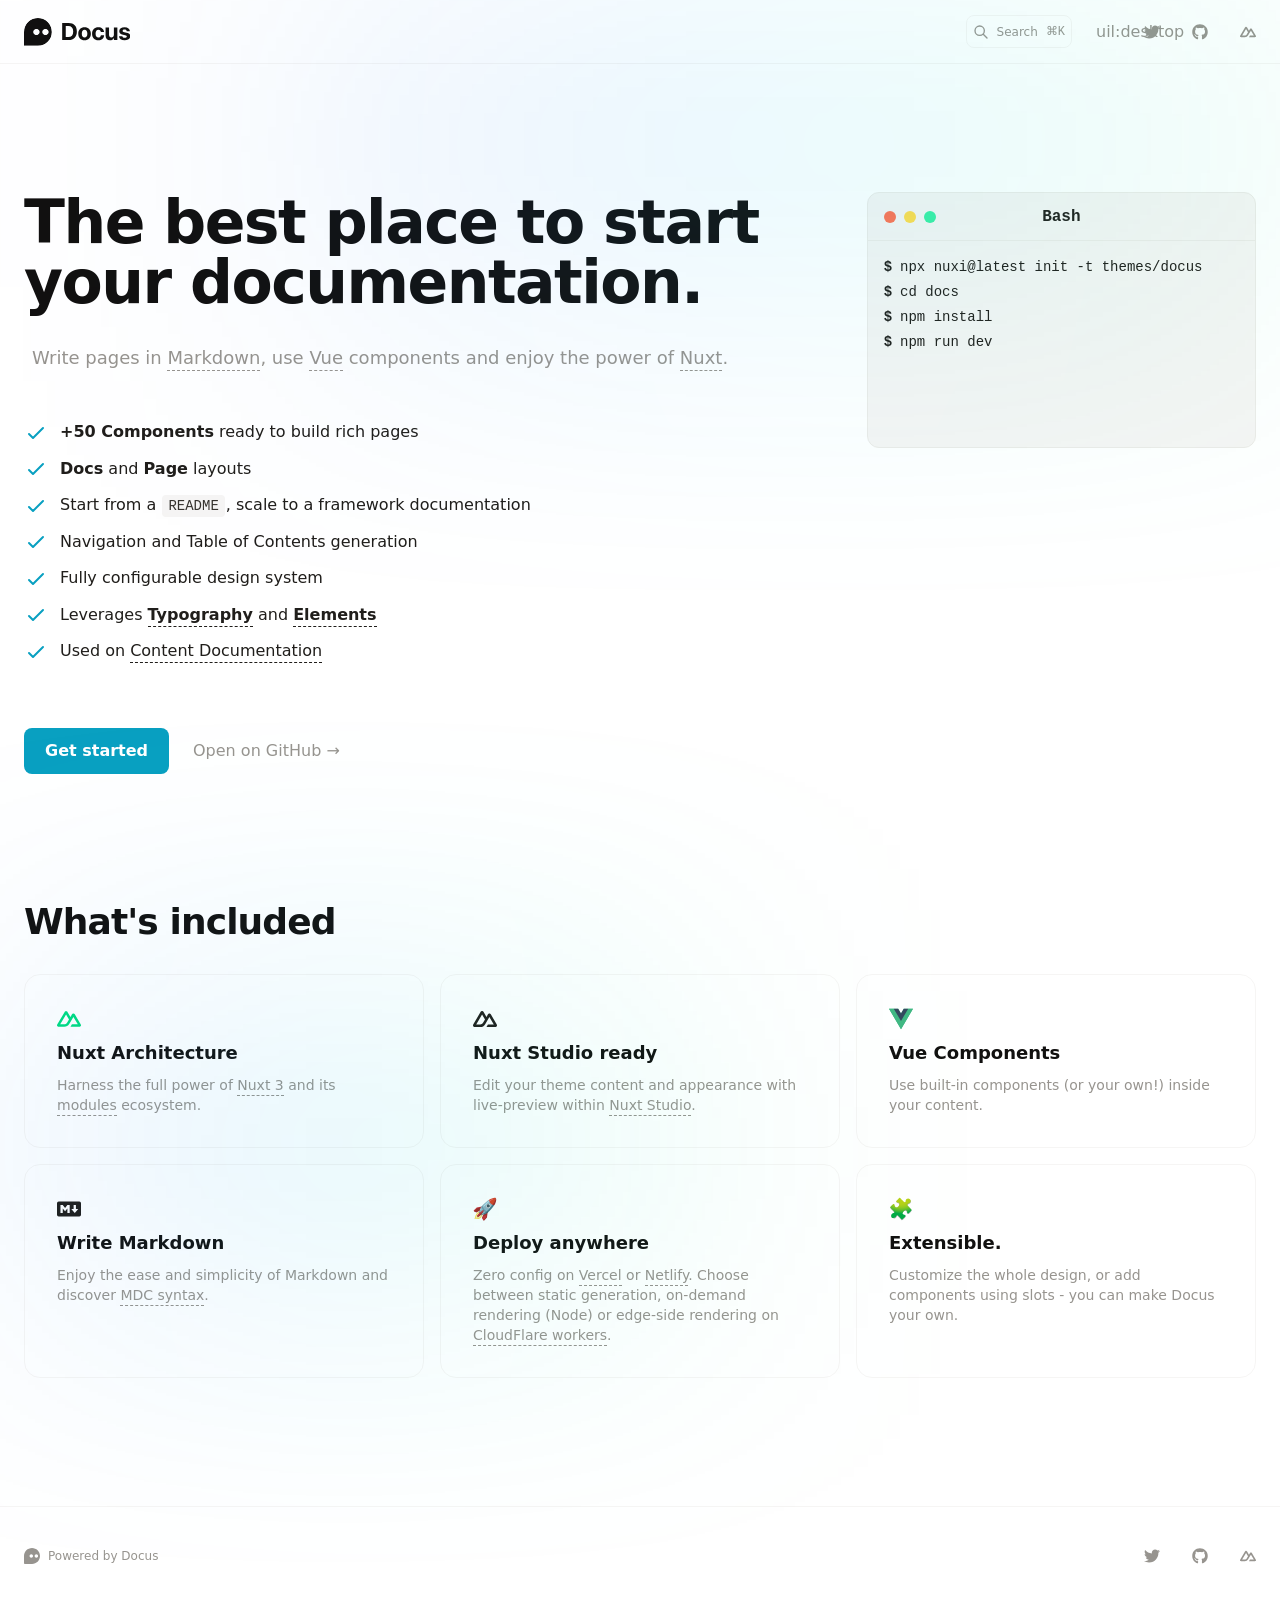
<file: index.html>
<!DOCTYPE html><html lang="en"><head><meta charset="utf-8">
<meta name="viewport" content="width=device-width, initial-scale=1">
<title>Home · Docus</title>
<meta name="twitter:card" content="summary_large_image">
<meta name="description" content="The best place to start your documentation.">
<meta property="og:description" content="The best place to start your documentation.">
<meta property="og:image" content="https://user-images.githubusercontent.com/904724/185365452-87b7ca7b-6030-4813-a2db-5e65c785bf88.png">
<meta property="og:title" content="Home">
<link rel="search" type="application/opensearchdescription+xml" href="opensearch.xml">
<link rel="preload" as="fetch" crossorigin="anonymous" href="/_payload.json">
<link rel="stylesheet" href="/_nuxt/entry.doBn7Ics.css">
<link rel="stylesheet" href="/_nuxt/DocumentDrivenNotFound.ECVfYbeJ.css">
<link rel="stylesheet" href="/_nuxt/ButtonLink.yof0WDVq.css">
<link rel="stylesheet" href="/_nuxt/page.1iptxNd3.css">
<link rel="stylesheet" href="/_nuxt/Ellipsis.3SD3xq5Q.css">
<link rel="stylesheet" href="/_nuxt/BlockHero.sCXA94Yt.css">
<link rel="stylesheet" href="/_nuxt/Terminal.JH6hUI1B.css">
<link rel="stylesheet" href="/_nuxt/VideoPlayer.o8XVzHv_.css">
<link rel="stylesheet" href="/_nuxt/ProseA.Pmk7nWoU.css">
<link rel="stylesheet" href="/_nuxt/List.DBfrO-vn.css">
<link rel="stylesheet" href="/_nuxt/ProseStrong.ThIDCA-m.css">
<link rel="stylesheet" href="/_nuxt/ProseCodeInline.KwdU_R1r.css">
<link rel="stylesheet" href="/_nuxt/CardGrid.ubqmgipz.css">
<link rel="stylesheet" href="/_nuxt/Card.XY3tH10G.css">
<link rel="stylesheet" href="/_nuxt/IconNuxtStudio.utBx8aGc.css">
<link rel="modulepreload" as="script" crossorigin href="/_nuxt/entry.e6JsoeTM.js">
<link rel="modulepreload" as="script" crossorigin href="/_nuxt/document-driven.G17Oozq8.js">
<link rel="modulepreload" as="script" crossorigin href="/_nuxt/DocumentDrivenEmpty.4b5y501z.js">
<link rel="modulepreload" as="script" crossorigin href="/_nuxt/ContentRenderer.iNBylpsn.js">
<link rel="modulepreload" as="script" crossorigin href="/_nuxt/ContentRendererMarkdown.vue.1m_-NphI.js">
<link rel="modulepreload" as="script" crossorigin href="/_nuxt/DocumentDrivenNotFound.VrJEXYca.js">
<link rel="modulepreload" as="script" crossorigin href="/_nuxt/ButtonLink.XKT833HK.js">
<link rel="modulepreload" as="script" crossorigin href="/_nuxt/slot.hWvDem63.js">
<link rel="modulepreload" as="script" crossorigin href="/_nuxt/node.V6KjywBy.js">
<link rel="modulepreload" as="script" crossorigin href="/_nuxt/page.UNzT04aZ.js">
<link rel="modulepreload" as="script" crossorigin href="/_nuxt/ContentRendererMarkdown.9oY0MtC4.js">
<link rel="modulepreload" as="script" crossorigin href="/_nuxt/IconDocus.J-T9pSj8.js">
<link rel="modulepreload" as="script" crossorigin href="/_nuxt/Ellipsis.A8np7WUP.js">
<link rel="modulepreload" as="script" crossorigin href="/_nuxt/BlockHero.EEvIPelL.js">
<link rel="modulepreload" as="script" crossorigin href="/_nuxt/Terminal._qbtaovW.js">
<link rel="modulepreload" as="script" crossorigin href="/_nuxt/VideoPlayer.UT0af8ih.js">
<link rel="modulepreload" as="script" crossorigin href="/_nuxt/NuxtImg.vue.-w4x237G.js">
<link rel="modulepreload" as="script" crossorigin href="/_nuxt/ProseA.OXT2HLqh.js">
<link rel="modulepreload" as="script" crossorigin href="/_nuxt/List.SEV1LEVz.js">
<link rel="modulepreload" as="script" crossorigin href="/_nuxt/MDCSlot.NgU-_S4b.js">
<link rel="modulepreload" as="script" crossorigin href="/_nuxt/ProseStrong.aH42YBDU.js">
<link rel="modulepreload" as="script" crossorigin href="/_nuxt/ProseCodeInline.CijCtRms.js">
<link rel="modulepreload" as="script" crossorigin href="/_nuxt/CardGrid.uByAeZYb.js">
<link rel="modulepreload" as="script" crossorigin href="/_nuxt/Card.iFZdTHEj.js">
<link rel="modulepreload" as="script" crossorigin href="/_nuxt/IconNuxtStudio.yc5f5Q1j.js">
<link rel="prefetch" as="style" href="/_nuxt/DocsPageLayout.P2tnH_3X.css">
<link rel="prefetch" as="style" href="/_nuxt/DocsAside.d2EGK0w6.css">
<link rel="prefetch" as="style" href="/_nuxt/Alert.zMQcqFEF.css">
<link rel="prefetch" as="style" href="/_nuxt/DocsPageBottom._jmllOJ6.css">
<link rel="prefetch" as="style" href="/_nuxt/DocsPrevNext.TeM-eL5o.css">
<link rel="prefetch" as="style" href="/_nuxt/DocsToc.vQ73IiYT.css">
<link rel="prefetch" as="style" href="/_nuxt/DocsTocLinks.dLo2mTqo.css">
<link rel="prefetch" as="script" crossorigin href="/_nuxt/default.1eGMKTBE.js">
<link rel="prefetch" as="script" crossorigin href="/_nuxt/DocsPageLayout.IqXXrzcv.js">
<link rel="prefetch" as="script" crossorigin href="/_nuxt/DocsAside.xCcgkw-6.js">
<link rel="prefetch" as="script" crossorigin href="/_nuxt/Alert.zcG7kL5R.js">
<link rel="prefetch" as="script" crossorigin href="/_nuxt/DocsPageBottom.mQGZ_atJ.js">
<link rel="prefetch" as="script" crossorigin href="/_nuxt/EditOnLink.vue.TVsvPkNo.js">
<link rel="prefetch" as="script" crossorigin href="/_nuxt/DocsPrevNext.o3XwzrEq.js">
<link rel="prefetch" as="script" crossorigin href="/_nuxt/DocsToc.gzCLtphY.js">
<link rel="prefetch" as="script" crossorigin href="/_nuxt/DocsTocLinks.1AJ_RgoT.js">
<link rel="prefetch" as="script" crossorigin href="/_nuxt/client-db.JNpoBG79.js">
<link rel="prefetch" as="style" href="/_nuxt/useStudio.5vfyueRC.css">
<link rel="prefetch" as="script" crossorigin href="/_nuxt/useStudio.5Qva_v03.js">
<link rel="prefetch" as="style" href="/_nuxt/error-404._LjjY-y0.css">
<link rel="prefetch" as="script" crossorigin href="/_nuxt/error-404.gWy-LdK3.js">
<link rel="prefetch" as="style" href="/_nuxt/error-500.Ke0_YfD7.css">
<link rel="prefetch" as="script" crossorigin href="/_nuxt/error-500.hh1LWUNn.js">
<script type="module" src="/_nuxt/entry.e6JsoeTM.js" crossorigin></script><style id="pinceau-runtime-hydratable">@media{.phy[--]{--puid:iAs2lu-v;}.pv-FLGC65{padding-left:var(--elements-container-padding-mobile);padding-right:var(--elements-container-padding-mobile);}@media (min-width: 475px){.pv-FLGC65{padding-left:var(--elements-container-padding-xs);padding-right:var(--elements-container-padding-xs);}}@media (min-width: 640px){.pv-FLGC65{padding-left:var(--elements-container-padding-sm);padding-right:var(--elements-container-padding-sm);}}@media (min-width: 768px){.pv-FLGC65{padding-left:var(--elements-container-padding-md);padding-right:var(--elements-container-padding-md);}}} @media{.phy[--]{--puid:UXD2C5-v;}.pv-U8cvzo{max-width:var(--elements-container-maxWidth);padding-left:var(--elements-container-padding-mobile);padding-right:var(--elements-container-padding-mobile);}@media (min-width: 475px){.pv-U8cvzo{padding-left:var(--elements-container-padding-xs);padding-right:var(--elements-container-padding-xs);}}@media (min-width: 640px){.pv-U8cvzo{padding-left:var(--elements-container-padding-sm);padding-right:var(--elements-container-padding-sm);}}@media (min-width: 768px){.pv-U8cvzo{padding-left:var(--elements-container-padding-md);padding-right:var(--elements-container-padding-md);}}} @media{.phy[--]{--puid:-Wkfea-c;}.pc--Wkfea[data-v-0fecd258]{---c-cn-top:0;---eih-inset-inline-start:auto;---if-b-inset-inline-end:0px;---ss-e-z-index:10;---wj8-max-width:75%;---t33-height:10rem;---jfd-filter:blur(150px);---y-uj-background:linear-gradient(97.62deg, rgba(0, 71, 225, 0.22) 2.27%, rgba(26, 214, 255, 0.22) 50.88%, rgba(0, 220, 130, 0.22) 98.48%);}} @media{.phy[--]{--puid:nvVQJt-c;}.pc-nvVQJt[data-v-52f1e365]{---ym9-button-primary:var(--color-primary-600);---a23-button-secondary:var(--color-primary-500);}} @media{.phy[--]{--puid:nvVQJt-v;}.pv-nA2u6R{padding:var(--space-rem-625) var(--space-5);font-size:var(--text-base-fontSize);line-height:var(--text-base-lineHeight);}} @media{.phy[--]{--puid:exQzdL-c;}.pc-exQzdL[data-v-0fecd258]{---c-cn-top:10rem;---eih-inset-inline-start:0px;---if-b-inset-inline-end:auto;---ss-e-z-index:10;---wj8-max-width:40rem;---t33-height:10rem;---jfd-filter:blur(140px);---y-uj-background:linear-gradient(97.62deg, rgba(0, 71, 225, 0.22) 2.27%, rgba(26, 214, 255, 0.22) 50.88%, rgba(0, 220, 130, 0.22) 98.48%);}} </style><style id="pinceau-theme">@media { :root {--pinceau-mq: initial; --docus-search-results-highlight-color: white;--docus-search-results-window-maxHeight: 100%;--docus-search-results-window-maxWidth: 640px;--docus-search-results-window-marginTop: 0;--docus-search-input-borderStyle: solid;--docus-search-input-borderWidth: 1px;--docus-search-backdropFilter: blur(24px);--docus-loadingBar-gradientColorStop3: #0047e1;--docus-loadingBar-gradientColorStop2: #34cdfe;--docus-loadingBar-gradientColorStop1: #00dc82;--docus-loadingBar-height: 3px;--docus-readableLine: 78ch;--docus-footer-height: 145px;--docus-header-height: 64px;--prose-code-inline-padding: 0.2rem 0.375rem 0.2rem 0.375rem;--prose-code-block-backdropFilter: contrast(1);--prose-code-block-border-style: solid;--prose-code-block-border-width: 1px;--prose-tbody-tr-borderBottom-style: dashed;--prose-tbody-tr-borderBottom-width: 1px;--prose-th-textAlign: inherit;--prose-thead-borderBottom-style: solid;--prose-thead-borderBottom-width: 1px;--prose-thead-border-style: solid;--prose-thead-border-width: 0px;--prose-table-textAlign: start;--prose-hr-width: 1px;--prose-hr-style: solid;--prose-li-listStylePosition: outside;--prose-ol-li-markerColor: currentColor;--prose-ol-paddingInlineStart: 21px;--prose-ol-listStyleType: decimal;--prose-ul-li-markerColor: currentColor;--prose-ul-paddingInlineStart: 21px;--prose-ul-listStyleType: disc;--prose-blockquote-border-style: solid;--prose-blockquote-border-width: 4px;--prose-blockquote-quotes: '201C' '201D' '2018' '2019';--prose-blockquote-paddingInlineStart: 24px;--prose-a-code-color-hover: currentColor;--prose-a-code-color-static: currentColor;--prose-a-hasCode-borderBottom: none;--prose-a-border-distance: 2px;--prose-a-border-color-hover: currentColor;--prose-a-border-color-static: currentColor;--prose-a-border-style-hover: solid;--prose-a-border-style-static: dashed;--prose-a-border-width: 1px;--prose-a-color-static: inherit;--prose-a-textDecoration: none;--prose-h6-margin: 3rem 0 2rem;--prose-h5-margin: 3rem 0 2rem;--prose-h4-margin: 3rem 0 2rem;--prose-h3-margin: 3rem 0 2rem;--prose-h2-margin: 3rem 0 2rem;--prose-h1-margin: 0 0 2rem;--typography-lead-loose: 2;--typography-lead-relaxed: 1.625;--typography-lead-normal: 1.5;--typography-lead-snug: 1.375;--typography-lead-tight: 1.25;--typography-lead-none: 1;--typography-lead-10: 2.5rem;--typography-lead-9: 2.25rem;--typography-lead-8: 2rem;--typography-lead-7: 1.75rem;--typography-lead-6: 1.5rem;--typography-lead-5: 1.25rem;--typography-lead-4: 1rem;--typography-lead-3: .75rem;--typography-lead-2: .5rem;--typography-lead-1: .025rem;--typography-fontWeight-black: 900;--typography-fontWeight-extrabold: 800;--typography-fontWeight-bold: 700;--typography-fontWeight-semibold: 600;--typography-fontWeight-medium: 500;--typography-fontWeight-normal: 400;--typography-fontWeight-light: 300;--typography-fontWeight-extralight: 200;--typography-fontWeight-thin: 100;--typography-fontSize-9xl: 128px;--typography-fontSize-8xl: 96px;--typography-fontSize-7xl: 72px;--typography-fontSize-6xl: 60px;--typography-fontSize-5xl: 48px;--typography-fontSize-4xl: 36px;--typography-fontSize-3xl: 30px;--typography-fontSize-2xl: 24px;--typography-fontSize-xl: 20px;--typography-fontSize-lg: 18px;--typography-fontSize-base: 16px;--typography-fontSize-sm: 14px;--typography-fontSize-xs: 12px;--typography-letterSpacing-wide: 0.025em;--typography-letterSpacing-tight: -0.025em;--typography-verticalMargin-base: 24px;--typography-verticalMargin-sm: 16px;--elements-border-secondary-hover: [object Object];--elements-backdrop-background: #fffc;--elements-backdrop-filter: saturate(200%) blur(20px);--elements-container-maxWidth: 80rem;--lead-loose: 2;--lead-relaxed: 1.625;--lead-normal: 1.5;--lead-snug: 1.375;--lead-tight: 1.25;--lead-none: 1;--lead-10: 2.5rem;--lead-9: 2.25rem;--lead-8: 2rem;--lead-7: 1.75rem;--lead-6: 1.5rem;--lead-5: 1.25rem;--lead-4: 1rem;--lead-3: .75rem;--lead-2: .5rem;--lead-1: .025rem;--letterSpacing-widest: 0.1em;--letterSpacing-wider: 0.05em;--letterSpacing-wide: 0.025em;--letterSpacing-normal: 0em;--letterSpacing-tight: -0.025em;--letterSpacing-tighter: -0.05em;--fontSize-9xl: 8rem;--fontSize-8xl: 6rem;--fontSize-7xl: 4.5rem;--fontSize-6xl: 3.75rem;--fontSize-5xl: 3rem;--fontSize-4xl: 2.25rem;--fontSize-3xl: 1.875rem;--fontSize-2xl: 1.5rem;--fontSize-xl: 1.25rem;--fontSize-lg: 1.125rem;--fontSize-base: 1rem;--fontSize-sm: 0.875rem;--fontSize-xs: 0.75rem;--fontWeight-black: 900;--fontWeight-extrabold: 800;--fontWeight-bold: 700;--fontWeight-semibold: 600;--fontWeight-medium: 500;--fontWeight-normal: 400;--fontWeight-light: 300;--fontWeight-extralight: 200;--fontWeight-thin: 100;--font-mono: ui-monospace, SFMono-Regular, Menlo, Monaco, Consolas, Liberation Mono, Courier New, monospace;--font-serif: ui-serif, Georgia, Cambria, Times New Roman, Times, serif;--font-sans: ui-sans-serif, system-ui, -apple-system, BlinkMacSystemFont, Segoe UI, Roboto, Helvetica Neue, Arial, Noto Sans, sans-serif, Apple Color Emoji, Segoe UI Emoji, Segoe UI Symbol, Noto Color Emoji;--opacity-total: 1;--opacity-high: 0.8;--opacity-medium: 0.5;--opacity-soft: 0.3;--opacity-light: 0.15;--opacity-bright: 0.1;--opacity-noOpacity: 0;--borderWidth-lg: 3px;--borderWidth-md: 2px;--borderWidth-sm: 1px;--borderWidth-noBorder: 0;--space-rem-875: 0.875rem;--space-rem-625: 0.625rem;--space-rem-375: 0.375rem;--space-rem-125: 0.125rem;--space-px: 1px;--space-128: 32rem;--space-96: 24rem;--space-80: 20rem;--space-72: 18rem;--space-64: 16rem;--space-60: 15rem;--space-56: 14rem;--space-52: 13rem;--space-48: 12rem;--space-44: 11rem;--space-40: 10rem;--space-36: 9rem;--space-32: 8rem;--space-28: 7rem;--space-24: 6rem;--space-20: 5rem;--space-16: 4rem;--space-14: 3.5rem;--space-12: 3rem;--space-11: 2.75rem;--space-10: 2.5rem;--space-9: 2.25rem;--space-8: 2rem;--space-7: 1.75rem;--space-6: 1.5rem;--space-5: 1.25rem;--space-4: 1rem;--space-3: 0.75rem;--space-2: 0.5rem;--space-1: 0.25rem;--space-0: 0px;--size-full: 100%;--size-7xl: 80rem;--size-6xl: 72rem;--size-5xl: 64rem;--size-4xl: 56rem;--size-3xl: 48rem;--size-2xl: 42rem;--size-xl: 36rem;--size-lg: 32rem;--size-md: 28rem;--size-sm: 24rem;--size-xs: 20rem;--size-200: 200px;--size-104: 104px;--size-80: 80px;--size-64: 64px;--size-56: 56px;--size-48: 48px;--size-40: 40px;--size-32: 32px;--size-24: 24px;--size-20: 20px;--size-16: 16px;--size-12: 12px;--size-8: 8px;--size-6: 6px;--size-4: 4px;--size-2: 2px;--size-0: 0px;--radii-full: 9999px;--radii-3xl: 1.75rem;--radii-2xl: 1.5rem;--radii-xl: 1rem;--radii-lg: 0.75rem;--radii-md: 0.5rem;--radii-sm: 0.375rem;--radii-xs: 0.25rem;--radii-2xs: 0.125rem;--radii-none: 0px;--shadow-none: 0px 0px 0px 0px transparent;--height-screen: 100vh;--width-screen: 100vw;--color-primary-900: #001A1F;--color-primary-800: #00232B;--color-primary-700: #024757;--color-primary-600: #09A0C1;--color-primary-500: #1AD6FF;--color-primary-400: #55E1FF;--color-primary-300: #82E3FF;--color-primary-200: #C5F2FF;--color-primary-100: #DCF7FF;--color-primary-50: #F1FCFF;--color-ruby-900: #380011;--color-ruby-800: #700021;--color-ruby-700: #a90032;--color-ruby-600: #e10043;--color-ruby-500: #ff1a5e;--color-ruby-400: #ff4079;--color-ruby-300: #ff6694;--color-ruby-200: #ff8dae;--color-ruby-100: #ffb3c9;--color-ruby-50: #ffd9e4;--color-pink-900: #380025;--color-pink-800: #70004b;--color-pink-700: #a90070;--color-pink-600: #e10095;--color-pink-500: #ff1ab2;--color-pink-400: #ff40bf;--color-pink-300: #ff66cc;--color-pink-200: #ff8dd8;--color-pink-100: #ffb3e5;--color-pink-50: #ffd9f2;--color-purple-900: #190038;--color-purple-800: #330070;--color-purple-700: #4c00a9;--color-purple-600: #6500e1;--color-purple-500: #811aff;--color-purple-400: #9640ff;--color-purple-300: #ab66ff;--color-purple-200: #c08dff;--color-purple-100: #d5b3ff;--color-purple-50: #ead9ff;--color-royalblue-900: #0b0531;--color-royalblue-800: #160a62;--color-royalblue-700: #211093;--color-royalblue-600: #2c15c4;--color-royalblue-500: #4127e8;--color-royalblue-400: #614bec;--color-royalblue-300: #806ff0;--color-royalblue-200: #a093f3;--color-royalblue-100: #c0b7f7;--color-royalblue-50: #dfdbfb;--color-indigoblue-900: #001238;--color-indigoblue-800: #002370;--color-indigoblue-700: #0035a9;--color-indigoblue-600: #0047e1;--color-indigoblue-500: #1a62ff;--color-indigoblue-400: #407cff;--color-indigoblue-300: #6696ff;--color-indigoblue-200: #8db0ff;--color-indigoblue-100: #b3cbff;--color-indigoblue-50: #d9e5ff;--color-blue-900: #00131D;--color-blue-800: #002235;--color-blue-700: #014267;--color-blue-600: #0069A6;--color-blue-500: #1AADFF;--color-blue-400: #64C7FF;--color-blue-300: #A1DDFF;--color-blue-200: #C6EAFF;--color-blue-100: #DFF3FF;--color-blue-50: #F2FAFF;--color-lightblue-900: #002e38;--color-lightblue-800: #005c70;--color-lightblue-700: #008aa9;--color-lightblue-600: #00b9e1;--color-lightblue-500: #1ad6ff;--color-lightblue-400: #40ddff;--color-lightblue-300: #66e4ff;--color-lightblue-200: #8deaff;--color-lightblue-100: #b3f1ff;--color-lightblue-50: #d9f8ff;--color-teal-900: #062a28;--color-teal-800: #0b544f;--color-teal-700: #117d77;--color-teal-600: #16a79e;--color-teal-500: #1cd1c6;--color-teal-400: #36e4da;--color-teal-300: #5fe9e1;--color-teal-200: #87efe9;--color-teal-100: #aff4f0;--color-teal-50: #d7faf8;--color-pear-900: #2a2b09;--color-pear-800: #545512;--color-pear-700: #7e801b;--color-pear-600: #a8aa24;--color-pear-500: #d0d32f;--color-pear-400: #d8da52;--color-pear-300: #e0e274;--color-pear-200: #e8e997;--color-pear-100: #eff0ba;--color-pear-50: #f7f8dc;--color-red-900: #1C0301;--color-red-800: #340A01;--color-red-700: #701704;--color-red-600: #BB2402;--color-red-500: #FF3B10;--color-red-400: #FF7353;--color-red-300: #FFA692;--color-red-200: #FFDED7;--color-red-100: #FFF3F0;--color-red-50: #FFF9F8;--color-orange-900: #381800;--color-orange-800: #702f00;--color-orange-700: #a94700;--color-orange-600: #e15e00;--color-orange-500: #ff7a1a;--color-orange-400: #ff9040;--color-orange-300: #ffa666;--color-orange-200: #ffbd8d;--color-orange-100: #ffd3b3;--color-orange-50: #ffe9d9;--color-yellow-900: #1B1500;--color-yellow-800: #292100;--color-yellow-700: #614E02;--color-yellow-600: #CBA408;--color-yellow-500: #FBCA05;--color-yellow-400: #FFDC4E;--color-yellow-300: #FFE372;--color-yellow-200: #FFF0B1;--color-yellow-100: #FFF6D3;--color-yellow-50: #FFFCEE;--color-green-900: #00190F;--color-green-800: #002817;--color-green-700: #006037;--color-green-600: #00B467;--color-green-500: #0DD885;--color-green-400: #3CEEA5;--color-green-300: #86FBCB;--color-green-200: #C3FFE6;--color-green-100: #DEFFF1;--color-green-50: #ECFFF7;--color-gray-900: #121110;--color-gray-800: #201E1B;--color-gray-700: #36332E;--color-gray-600: #67635D;--color-gray-500: #97948F;--color-gray-400: #ADA9A4;--color-gray-300: #DBD9D3;--color-gray-200: #ECEBE8;--color-gray-100: #F6F5F4;--color-gray-50: #FBFBFB;--color-black: #0B0A0A;--color-white: #ffffff;--media-portrait: only screen and (orientation: portrait);--media-landscape: only screen and (orientation: landscape);--media-rm: (prefers-reduced-motion: reduce);--media-2xl: (min-width: 1536px);--media-xl: (min-width: 1280px);--media-lg: (min-width: 1024px);--media-md: (min-width: 768px);--media-sm: (min-width: 640px);--media-xs: (min-width: 475px);--docus-search-results-highlight-backgroundColor: var(--color-primary-500);--docus-search-results-selected-backgroundColor: var(--color-gray-300);--docus-search-results-window-borderRadius: none;--docus-search-results-window-marginX: 0;--docus-search-input-backgroundColor: var(--color-gray-200);--docus-search-input-padding: var(--space-2) var(--space-4);--docus-search-input-gap: var(--space-2);--docus-search-input-fontSize: var(--fontSize-sm);--docus-search-input-borderColor: var(--color-gray-200);--docus-search-input-borderRadius: var(--radii-2xs);--docus-footer-padding: var(--space-4) 0;--docus-header-title-color-hover: var(--color-primary-500);--docus-header-title-color-static: var(--color-gray-900);--docus-header-title-fontWeight: var(--fontWeight-bold);--docus-header-title-fontSize: var(--fontSize-2xl);--docus-header-logo-height: var(--space-6);--docus-body-fontFamily: var(--font-sans);--docus-body-color: var(--color-gray-800);--docus-body-backgroundColor: var(--color-white);--prose-code-inline-fontWeight: var(--typography-fontWeight-normal);--prose-code-inline-fontSize: var(--typography-fontSize-sm);--prose-code-inline-borderRadius: var(--radii-xs);--prose-code-block-pre-padding: var(--typography-verticalMargin-sm);--prose-code-block-margin: var(--typography-verticalMargin-base) 0;--prose-code-block-fontSize: var(--typography-fontSize-sm);--prose-tbody-code-inline-fontSize: var(--typography-fontSize-sm);--prose-tbody-td-padding: var(--typography-verticalMargin-sm);--prose-th-fontWeight: var(--typography-fontWeight-semibold);--prose-th-padding: 0 var(--typography-verticalMargin-sm) var(--typography-verticalMargin-sm) var(--typography-verticalMargin-sm);--prose-table-lineHeight: var(--typography-lead-6);--prose-table-fontSize: var(--typography-fontSize-sm);--prose-table-margin: var(--typography-verticalMargin-base) 0;--prose-hr-margin: var(--typography-verticalMargin-base) 0;--prose-li-margin: var(--typography-verticalMargin-sm) 0;--prose-ol-margin: var(--typography-verticalMargin-base) 0;--prose-ul-margin: var(--typography-verticalMargin-base) 0;--prose-blockquote-margin: var(--typography-verticalMargin-base) 0;--prose-a-code-border-style: var(--prose-a-border-style-static);--prose-a-code-border-width: var(--prose-a-border-width);--prose-a-fontWeight: var(--typography-fontWeight-medium);--prose-img-margin: var(--typography-verticalMargin-base) 0;--prose-strong-fontWeight: var(--typography-fontWeight-semibold);--prose-h6-iconSize: var(--typography-fontSize-base);--prose-h6-fontWeight: var(--typography-fontWeight-semibold);--prose-h6-lineHeight: var(--typography-lead-normal);--prose-h6-fontSize: var(--typography-fontSize-lg);--prose-h5-iconSize: var(--typography-fontSize-lg);--prose-h5-fontWeight: var(--typography-fontWeight-semibold);--prose-h5-lineHeight: var(--typography-lead-snug);--prose-h5-fontSize: var(--typography-fontSize-xl);--prose-h4-iconSize: var(--typography-fontSize-lg);--prose-h4-letterSpacing: var(--typography-letterSpacing-tight);--prose-h4-fontWeight: var(--typography-fontWeight-semibold);--prose-h4-lineHeight: var(--typography-lead-snug);--prose-h4-fontSize: var(--typography-fontSize-2xl);--prose-h3-iconSize: var(--typography-fontSize-xl);--prose-h3-letterSpacing: var(--typography-letterSpacing-tight);--prose-h3-fontWeight: var(--typography-fontWeight-semibold);--prose-h3-lineHeight: var(--typography-lead-snug);--prose-h3-fontSize: var(--typography-fontSize-3xl);--prose-h2-iconSize: var(--typography-fontSize-2xl);--prose-h2-letterSpacing: var(--typography-letterSpacing-tight);--prose-h2-fontWeight: var(--typography-fontWeight-semibold);--prose-h2-lineHeight: var(--typography-lead-tight);--prose-h2-fontSize: var(--typography-fontSize-4xl);--prose-h1-iconSize: var(--typography-fontSize-3xl);--prose-h1-letterSpacing: var(--typography-letterSpacing-tight);--prose-h1-fontWeight: var(--typography-fontWeight-bold);--prose-h1-lineHeight: var(--typography-lead-tight);--prose-h1-fontSize: var(--typography-fontSize-5xl);--prose-p-br-margin: var(--typography-verticalMargin-base) 0 0 0;--prose-p-margin: var(--typography-verticalMargin-base) 0;--prose-p-lineHeight: var(--typography-lead-normal);--prose-p-fontSize: var(--typography-fontSize-base);--typography-color-secondary-900: var(--color-gray-900);--typography-color-secondary-800: var(--color-gray-800);--typography-color-secondary-700: var(--color-gray-700);--typography-color-secondary-600: var(--color-gray-600);--typography-color-secondary-500: var(--color-gray-500);--typography-color-secondary-400: var(--color-gray-400);--typography-color-secondary-300: var(--color-gray-300);--typography-color-secondary-200: var(--color-gray-200);--typography-color-secondary-100: var(--color-gray-100);--typography-color-secondary-50: var(--color-gray-50);--typography-color-primary-900: var(--color-primary-900);--typography-color-primary-800: var(--color-primary-800);--typography-color-primary-700: var(--color-primary-700);--typography-color-primary-600: var(--color-primary-600);--typography-color-primary-500: var(--color-primary-500);--typography-color-primary-400: var(--color-primary-400);--typography-color-primary-300: var(--color-primary-300);--typography-color-primary-200: var(--color-primary-200);--typography-color-primary-100: var(--color-primary-100);--typography-color-primary-50: var(--color-primary-50);--typography-font-code: var(--font-mono);--typography-font-body: var(--font-sans);--typography-font-display: var(--font-sans);--typography-body-backgroundColor: var(--color-white);--typography-body-color: var(--color-black);--elements-state-danger-borderColor-secondary: var(--color-red-200);--elements-state-danger-borderColor-primary: var(--color-red-100);--elements-state-danger-backgroundColor-secondary: var(--color-red-100);--elements-state-danger-backgroundColor-primary: var(--color-red-50);--elements-state-danger-color-secondary: var(--color-red-600);--elements-state-danger-color-primary: var(--color-red-500);--elements-state-warning-borderColor-secondary: var(--color-yellow-200);--elements-state-warning-borderColor-primary: var(--color-yellow-100);--elements-state-warning-backgroundColor-secondary: var(--color-yellow-100);--elements-state-warning-backgroundColor-primary: var(--color-yellow-50);--elements-state-warning-color-secondary: var(--color-yellow-700);--elements-state-warning-color-primary: var(--color-yellow-600);--elements-state-success-borderColor-secondary: var(--color-green-200);--elements-state-success-borderColor-primary: var(--color-green-100);--elements-state-success-backgroundColor-secondary: var(--color-green-100);--elements-state-success-backgroundColor-primary: var(--color-green-50);--elements-state-success-color-secondary: var(--color-green-600);--elements-state-success-color-primary: var(--color-green-500);--elements-state-info-borderColor-secondary: var(--color-blue-200);--elements-state-info-borderColor-primary: var(--color-blue-100);--elements-state-info-backgroundColor-secondary: var(--color-blue-100);--elements-state-info-backgroundColor-primary: var(--color-blue-50);--elements-state-info-color-secondary: var(--color-blue-600);--elements-state-info-color-primary: var(--color-blue-500);--elements-state-primary-borderColor-secondary: var(--color-primary-200);--elements-state-primary-borderColor-primary: var(--color-primary-100);--elements-state-primary-backgroundColor-secondary: var(--color-primary-100);--elements-state-primary-backgroundColor-primary: var(--color-primary-50);--elements-state-primary-color-secondary: var(--color-primary-700);--elements-state-primary-color-primary: var(--color-primary-600);--elements-surface-secondary-backgroundColor: var(--color-gray-200);--elements-surface-primary-backgroundColor: var(--color-gray-100);--elements-surface-background-base: var(--color-gray-100);--elements-border-secondary-static: var(--color-gray-200);--elements-border-primary-hover: var(--color-gray-200);--elements-border-primary-static: var(--color-gray-100);--elements-container-padding-md: var(--space-6);--elements-container-padding-sm: var(--space-6);--elements-container-padding-xs: var(--space-4);--elements-container-padding-mobile: var(--space-4);--elements-text-secondary-color-hover: var(--color-gray-700);--elements-text-secondary-color-static: var(--color-gray-500);--elements-text-primary-color-static: var(--color-gray-900);--text-6xl-lineHeight: var(--lead-none);--text-6xl-fontSize: var(--fontSize-6xl);--text-5xl-lineHeight: var(--lead-none);--text-5xl-fontSize: var(--fontSize-5xl);--text-4xl-lineHeight: var(--lead-10);--text-4xl-fontSize: var(--fontSize-4xl);--text-3xl-lineHeight: var(--lead-9);--text-3xl-fontSize: var(--fontSize-3xl);--text-2xl-lineHeight: var(--lead-8);--text-2xl-fontSize: var(--fontSize-2xl);--text-xl-lineHeight: var(--lead-7);--text-xl-fontSize: var(--fontSize-xl);--text-lg-lineHeight: var(--lead-7);--text-lg-fontSize: var(--fontSize-lg);--text-base-lineHeight: var(--lead-6);--text-base-fontSize: var(--fontSize-base);--text-sm-lineHeight: var(--lead-5);--text-sm-fontSize: var(--fontSize-sm);--text-xs-lineHeight: var(--lead-4);--text-xs-fontSize: var(--fontSize-xs);--color-shadow: var(--color-gray-400);--color-secondary-900: var(--color-gray-900);--color-secondary-800: var(--color-gray-800);--color-secondary-700: var(--color-gray-700);--color-secondary-600: var(--color-gray-600);--color-secondary-500: var(--color-gray-500);--color-secondary-400: var(--color-gray-400);--color-secondary-300: var(--color-gray-300);--color-secondary-200: var(--color-gray-200);--color-secondary-100: var(--color-gray-100);--color-secondary-50: var(--color-gray-50);--prose-code-inline-backgroundColor: var(--typography-color-secondary-100);--prose-code-inline-color: var(--typography-color-secondary-700);--prose-code-block-backgroundColor: var(--typography-color-secondary-100);--prose-code-block-color: var(--typography-color-secondary-700);--prose-code-block-border-color: var(--typography-color-secondary-200);--prose-tbody-tr-borderBottom-color: var(--typography-color-secondary-200);--prose-th-color: var(--typography-color-secondary-600);--prose-thead-borderBottom-color: var(--typography-color-secondary-200);--prose-thead-border-color: var(--typography-color-secondary-300);--prose-hr-color: var(--typography-color-secondary-200);--prose-blockquote-border-color: var(--typography-color-secondary-200);--prose-blockquote-color: var(--typography-color-secondary-500);--prose-a-code-background-hover: var(--typography-color-primary-50);--prose-a-code-border-color-hover: var(--typography-color-primary-500);--prose-a-code-border-color-static: var(--typography-color-secondary-400);--prose-a-color-hover: var(--typography-color-primary-500);--shadow-2xl: 0px 25px 50px -12px var(--color-shadow);--shadow-xl: 0px 20px 25px -5px var(--color-shadow), 0px 8px 10px -6px var(--color-shadow);--shadow-lg: 0px 10px 15px -3px var(--color-shadow), 0px 4px 6px -4px var(--color-shadow);--shadow-md: 0px 4px 6px -1px var(--color-shadow), 0px 2px 4px -2px var(--color-shadow);--shadow-sm: 0px 1px 3px 0px var(--color-shadow), 0px 1px 2px -1px var(--color-shadow);--shadow-xs: 0px 1px 2px 0px var(--color-shadow); } }@media { :root.dark {--pinceau-mq: dark; --prose-code-block-backdropFilter: contrast(1);--prose-ol-li-markerColor: currentColor;--prose-ul-li-markerColor: currentColor;--prose-a-code-color-hover: currentColor;--prose-a-code-color-static: currentColor;--prose-a-border-color-hover: currentColor;--prose-a-border-color-static: currentColor;--prose-a-color-static: inherit;--elements-backdrop-background: #0c0d0ccc;--docus-search-results-selected-backgroundColor: var(--color-gray-700);--docus-search-input-backgroundColor: var(--color-gray-800);--docus-search-input-borderColor: transparent;--docus-header-title-color-static: var(--color-gray-100);--docus-body-color: var(--color-gray-200);--docus-body-backgroundColor: var(--color-black);--typography-body-backgroundColor: var(--color-black);--typography-body-color: var(--color-white);--elements-state-danger-borderColor-secondary: var(--color-red-700);--elements-state-danger-borderColor-primary: var(--color-red-800);--elements-state-danger-backgroundColor-secondary: var(--color-red-800);--elements-state-danger-backgroundColor-primary: var(--color-red-900);--elements-state-danger-color-secondary: var(--color-red-200);--elements-state-danger-color-primary: var(--color-red-300);--elements-state-warning-borderColor-secondary: var(--color-yellow-700);--elements-state-warning-borderColor-primary: var(--color-yellow-800);--elements-state-warning-backgroundColor-secondary: var(--color-yellow-800);--elements-state-warning-backgroundColor-primary: var(--color-yellow-900);--elements-state-warning-color-secondary: var(--color-yellow-200);--elements-state-warning-color-primary: var(--color-yellow-400);--elements-state-success-borderColor-secondary: var(--color-green-700);--elements-state-success-borderColor-primary: var(--color-green-800);--elements-state-success-backgroundColor-secondary: var(--color-green-800);--elements-state-success-backgroundColor-primary: var(--color-green-900);--elements-state-success-color-secondary: var(--color-green-200);--elements-state-success-color-primary: var(--color-green-400);--elements-state-info-borderColor-secondary: var(--color-blue-700);--elements-state-info-borderColor-primary: var(--color-blue-800);--elements-state-info-backgroundColor-secondary: var(--color-blue-800);--elements-state-info-backgroundColor-primary: var(--color-blue-900);--elements-state-info-color-secondary: var(--color-blue-200);--elements-state-info-color-primary: var(--color-blue-400);--elements-state-primary-borderColor-secondary: var(--color-primary-700);--elements-state-primary-borderColor-primary: var(--color-primary-800);--elements-state-primary-backgroundColor-secondary: var(--color-primary-800);--elements-state-primary-backgroundColor-primary: var(--color-primary-900);--elements-state-primary-color-secondary: var(--color-primary-200);--elements-state-primary-color-primary: var(--color-primary-400);--elements-surface-secondary-backgroundColor: var(--color-gray-800);--elements-surface-primary-backgroundColor: var(--color-gray-900);--elements-surface-background-base: var(--color-gray-900);--elements-border-secondary-static: var(--color-gray-800);--elements-border-primary-hover: var(--color-gray-800);--elements-border-primary-static: var(--color-gray-900);--elements-text-secondary-color-hover: var(--color-gray-200);--elements-text-secondary-color-static: var(--color-gray-400);--elements-text-primary-color-static: var(--color-gray-50);--color-shadow: var(--color-gray-800);--prose-code-inline-backgroundColor: var(--typography-color-secondary-800);--prose-code-inline-color: var(--typography-color-secondary-200);--prose-code-block-backgroundColor: var(--typography-color-secondary-900);--prose-code-block-color: var(--typography-color-secondary-200);--prose-code-block-border-color: var(--typography-color-secondary-800);--prose-tbody-tr-borderBottom-color: var(--typography-color-secondary-800);--prose-th-color: var(--typography-color-secondary-400);--prose-thead-borderBottom-color: var(--typography-color-secondary-800);--prose-thead-border-color: var(--typography-color-secondary-600);--prose-hr-color: var(--typography-color-secondary-800);--prose-blockquote-border-color: var(--typography-color-secondary-700);--prose-blockquote-color: var(--typography-color-secondary-400);--prose-a-code-background-hover: var(--typography-color-primary-900);--prose-a-code-border-color-hover: var(--typography-color-primary-600);--prose-a-code-border-color-static: var(--typography-color-secondary-600);--prose-a-color-hover: var(--typography-color-primary-400); } }@media (min-width: 640px) { :root {--pinceau-mq: sm; --docus-search-results-window-maxHeight: 320px;--docus-search-results-window-marginTop: 20vh;--docus-footer-height: 100px;--docus-search-results-window-borderRadius: var(--radii-xs);--docus-search-results-window-marginX: var(--space-4);--docus-header-logo-height: var(--space-7); } }</style><script>"use strict";(()=>{const a=window,e=document.documentElement,m=["dark","light"],c=window&&window.localStorage&&window.localStorage.getItem&&window.localStorage.getItem("nuxt-color-mode")||"system";let n=c==="system"?d():c;const l=e.getAttribute("data-color-mode-forced");l&&(n=l),i(n),a["__NUXT_COLOR_MODE__"]={preference:c,value:n,getColorScheme:d,addColorScheme:i,removeColorScheme:f};function i(o){const t=""+o+"",s="theme";e.classList?e.classList.add(t):e.className+=" "+t,s&&e.setAttribute("data-"+s,o)}function f(o){const t=""+o+"",s="theme";e.classList?e.classList.remove(t):e.className=e.className.replace(new RegExp(t,"g"),""),s&&e.removeAttribute("data-"+s)}function r(o){return a.matchMedia("(prefers-color-scheme"+o+")")}function d(){if(a.matchMedia&&r("").media!=="not all"){for(const o of m)if(r(":"+o).matches)return o}return"light"}})();
</script></head><body><!----><!--teleport anchor--><!----><!--teleport anchor--><div id="__nuxt"><div class="app-layout" data-v-d08d0d6e><div class="nuxt-progress" style="width:0%;opacity:0;background-size:Infinity% auto;" data-v-d08d0d6e></div><header class="has-dialog" data-v-d08d0d6e data-v-71e96f87><div class="container pv-FLGC65 pc-iAs2lu" data-v-71e96f87 data-v-65048bf3><!--[--><div class="section left" data-v-71e96f87><!--[--><button aria-label="Menu" data-v-0a340b05><svg xmlns="http://www.w3.org/2000/svg" xmlns:xlink="http://www.w3.org/1999/xlink" role="img" class="icon" data-v-0a340b05 style="" width="1em" height="1em" viewBox="0 0 24 24" data-v-60a64bd7><path fill="none" stroke="currentColor" stroke-linecap="round" stroke-linejoin="round" stroke-width="2" d="M4 6h16M4 12h16M4 18h16"/></svg></button><!--teleport start--><!--teleport end--><!--]--><a aria-current="page" href="/" class="router-link-active router-link-exact-active navbar-logo" aria-label="Docus" data-v-71e96f87 data-v-503cd687><span class="logo" data-v-503cd687><svg viewbox="0 0 167 44" fill="none" xmlns="http://www.w3.org/2000/svg" data-v-503cd687 data-v-d8492e0f><path d="M60 34.5945H70.2569C78.3172 34.5945 83.064 29.6369 83.064 21.1959V21.159C83.064 12.7365 78.2986 8 70.2569 8H60V34.5945ZM65.6217 29.987V12.5891H69.5867C74.5197 12.5891 77.3306 15.63 77.3306 21.1775V21.2143C77.3306 26.9645 74.6128 29.987 69.5867 29.987H65.6217Z" fill="currentColor" data-v-d8492e0f></path><path d="M95.1966 35C101.228 35 105.081 31.1666 105.081 24.716V24.6792C105.081 18.284 101.153 14.4321 95.178 14.4321C89.2211 14.4321 85.312 18.3208 85.312 24.6792V24.716C85.312 31.1481 89.1281 35 95.1966 35ZM95.2152 30.7795C92.5346 30.7795 90.8407 28.5863 90.8407 24.716V24.6792C90.8407 20.8642 92.5532 18.6526 95.178 18.6526C97.8213 18.6526 99.5525 20.8642 99.5525 24.6792V24.716C99.5525 28.5679 97.8585 30.7795 95.2152 30.7795Z" fill="currentColor" data-v-d8492e0f></path><path d="M116.823 35C122.147 35 125.59 31.7195 125.851 27.4068V27.2962H120.788L120.769 27.4621C120.397 29.4526 119.038 30.7795 116.86 30.7795C114.179 30.7795 112.504 28.5863 112.504 24.716V24.6976C112.504 20.9195 114.179 18.6526 116.841 18.6526C119.094 18.6526 120.415 20.0901 120.751 21.97L120.788 22.1358H125.832V22.0068C125.628 17.7311 122.184 14.4321 116.767 14.4321C110.792 14.4321 106.975 18.3577 106.975 24.6792V24.6976C106.975 31.0744 110.736 35 116.823 35Z" fill="currentColor" data-v-d8492e0f></path><path d="M135.08 35C138.095 35 140.143 33.5993 141.167 31.3324H141.278V34.5945H146.714V14.8375H141.278V26.1904C141.278 28.7706 139.733 30.5399 137.295 30.5399C134.856 30.5399 133.628 29.0471 133.628 26.4669V14.8375H128.192V27.5911C128.192 32.2171 130.687 35 135.08 35Z" fill="currentColor" data-v-d8492e0f></path><path d="M158.27 35C163.407 35 167 32.4567 167 28.5863V28.5679C167 25.656 165.287 24.0341 161.118 23.1679L157.73 22.4491C155.719 22.0253 155.031 21.3618 155.031 20.3481V20.3297C155.031 19.058 156.203 18.2287 158.083 18.2287C160.094 18.2287 161.267 19.2976 161.453 20.7167L161.471 20.8642H166.479V20.6799C166.348 17.215 163.389 14.4321 158.083 14.4321C153.001 14.4321 149.725 16.8648 149.725 20.6246V20.643C149.725 23.5918 151.68 25.5085 155.552 26.3195L158.94 27.0198C160.894 27.4437 161.564 28.0519 161.564 29.1024V29.1208C161.564 30.3925 160.317 31.185 158.27 31.185C156.092 31.185 154.919 30.2819 154.565 28.7338L154.528 28.5679H149.223L149.241 28.7338C149.669 32.4751 152.741 35 158.27 35Z" fill="currentColor" data-v-d8492e0f></path><mask id="mask0_109_36" style="mask-type:alpha;" maskUnits="userSpaceOnUse" x="0" y="0" width="44" height="44" data-v-d8492e0f><path fill-rule="evenodd" clip-rule="evenodd" d="M0 21.8104C0 9.76479 9.80347 0 21.8967 0C33.99 0 43.7935 9.76479 43.7935 21.8104C43.7935 33.8559 33.99 43.6207 21.8967 43.6207H0V21.8104ZM19.5294 17.0944C22.1442 17.0944 24.2641 19.2059 24.2641 21.8104C24.2641 24.4148 22.1442 26.526 19.5294 26.526C16.9147 26.526 14.7948 24.4148 14.7948 21.8101C14.7948 19.2059 16.9147 17.0944 19.5294 17.0944V17.0944ZM38.4674 21.8104C38.4674 19.2059 36.3475 17.0944 33.7328 17.0944C31.1183 17.0944 28.9984 19.2059 28.9984 21.8104C28.9984 24.4148 31.1183 26.526 33.7328 26.526C36.3475 26.526 38.4674 24.4148 38.4674 21.8101V21.8104Z" fill="white" data-v-d8492e0f></path></mask><g mask="url(#mask0_109_36)" data-v-d8492e0f><path fill-rule="evenodd" clip-rule="evenodd" d="M0 21.8104C0 9.76479 9.80347 0 21.8967 0C33.99 0 43.7935 9.76479 43.7935 21.8104C43.7935 33.8559 33.99 43.6207 21.8967 43.6207H0V21.8104ZM19.5294 17.0944C22.1442 17.0944 24.2641 19.2059 24.2641 21.8104C24.2641 24.4148 22.1442 26.526 19.5294 26.526C16.9147 26.526 14.7948 24.4148 14.7948 21.8101C14.7948 19.2059 16.9147 17.0944 19.5294 17.0944V17.0944ZM38.4674 21.8104C38.4674 19.2059 36.3475 17.0944 33.7328 17.0944C31.1183 17.0944 28.9984 19.2059 28.9984 21.8104C28.9984 24.4148 31.1183 26.526 33.7328 26.526C36.3475 26.526 38.4674 24.4148 38.4674 21.8101V21.8104Z" fill="currentColor" data-v-d8492e0f></path><path d="M9.9987e-06 43.6206H-0.156525V43.7762H9.9987e-06V43.6206ZM21.8967 -0.156006C9.71704 -0.156006 -0.156525 9.67861 -0.156525 21.8106H0.156545C0.156545 9.8508 9.88991 0.155828 21.8967 0.155828V-0.156006ZM43.9497 21.8103C43.9497 9.67861 34.0764 -0.156006 21.8967 -0.156006V0.155828C33.9036 0.155828 43.6369 9.8508 43.6369 21.8103H43.9497ZM21.8967 43.7762C34.0764 43.7762 43.9497 33.9419 43.9497 21.8103H43.6369C43.6369 33.7697 33.9036 43.4647 21.8967 43.4647V43.7762V43.7762ZM9.9987e-06 43.7762H21.8967V43.4647H9.9987e-06V43.7762ZM-0.156525 21.8103V43.6206H0.156545V21.8103H-0.156525ZM24.4203 21.8103C24.4203 19.1197 22.2306 16.9387 19.5294 16.9387V17.2502C22.0577 17.2502 24.1075 19.2916 24.1075 21.8103H24.4203V21.8103ZM19.5294 26.6816C22.2306 26.6816 24.4203 24.5005 24.4203 21.8103H24.1075C24.1075 24.3286 22.058 26.37 19.5294 26.37V26.6816V26.6816ZM14.6385 21.8106C14.6385 24.5008 16.8282 26.6819 19.5294 26.6819V26.3703C17.0011 26.3703 14.9513 24.3289 14.9513 21.8106H14.6385ZM19.5297 16.9387C16.8285 16.9387 14.6388 19.1197 14.6388 21.8103H14.9516C14.9516 19.2916 17.0011 17.2502 19.5297 17.2502V16.9387ZM33.7331 17.2502C36.2617 17.2502 38.3112 19.2916 38.3112 21.8103H38.624C38.624 19.1197 36.4343 16.9387 33.7331 16.9387V17.2502V17.2502ZM29.155 21.8103C29.155 19.2916 31.2045 17.2502 33.7328 17.2502V16.9387C31.0319 16.9387 28.8422 19.1197 28.8422 21.8103H29.155ZM33.7328 26.37C31.2045 26.37 29.155 24.3286 29.155 21.8103H28.8422C28.8422 24.5005 31.0319 26.6816 33.7328 26.6816V26.37ZM38.3109 21.8106C38.3109 24.3289 36.2614 26.3703 33.7328 26.3703V26.6819C36.434 26.6819 38.6237 24.5008 38.6237 21.8106H38.3109Z" fill="currentColor" data-v-d8492e0f></path></g></svg></span></a></div><div class="section center" data-v-71e96f87><a aria-current="page" href="/" class="router-link-active router-link-exact-active navbar-logo" aria-label="Docus" data-v-71e96f87 data-v-503cd687><span class="logo" data-v-503cd687><svg viewbox="0 0 167 44" fill="none" xmlns="http://www.w3.org/2000/svg" data-v-503cd687 data-v-d8492e0f><path d="M60 34.5945H70.2569C78.3172 34.5945 83.064 29.6369 83.064 21.1959V21.159C83.064 12.7365 78.2986 8 70.2569 8H60V34.5945ZM65.6217 29.987V12.5891H69.5867C74.5197 12.5891 77.3306 15.63 77.3306 21.1775V21.2143C77.3306 26.9645 74.6128 29.987 69.5867 29.987H65.6217Z" fill="currentColor" data-v-d8492e0f></path><path d="M95.1966 35C101.228 35 105.081 31.1666 105.081 24.716V24.6792C105.081 18.284 101.153 14.4321 95.178 14.4321C89.2211 14.4321 85.312 18.3208 85.312 24.6792V24.716C85.312 31.1481 89.1281 35 95.1966 35ZM95.2152 30.7795C92.5346 30.7795 90.8407 28.5863 90.8407 24.716V24.6792C90.8407 20.8642 92.5532 18.6526 95.178 18.6526C97.8213 18.6526 99.5525 20.8642 99.5525 24.6792V24.716C99.5525 28.5679 97.8585 30.7795 95.2152 30.7795Z" fill="currentColor" data-v-d8492e0f></path><path d="M116.823 35C122.147 35 125.59 31.7195 125.851 27.4068V27.2962H120.788L120.769 27.4621C120.397 29.4526 119.038 30.7795 116.86 30.7795C114.179 30.7795 112.504 28.5863 112.504 24.716V24.6976C112.504 20.9195 114.179 18.6526 116.841 18.6526C119.094 18.6526 120.415 20.0901 120.751 21.97L120.788 22.1358H125.832V22.0068C125.628 17.7311 122.184 14.4321 116.767 14.4321C110.792 14.4321 106.975 18.3577 106.975 24.6792V24.6976C106.975 31.0744 110.736 35 116.823 35Z" fill="currentColor" data-v-d8492e0f></path><path d="M135.08 35C138.095 35 140.143 33.5993 141.167 31.3324H141.278V34.5945H146.714V14.8375H141.278V26.1904C141.278 28.7706 139.733 30.5399 137.295 30.5399C134.856 30.5399 133.628 29.0471 133.628 26.4669V14.8375H128.192V27.5911C128.192 32.2171 130.687 35 135.08 35Z" fill="currentColor" data-v-d8492e0f></path><path d="M158.27 35C163.407 35 167 32.4567 167 28.5863V28.5679C167 25.656 165.287 24.0341 161.118 23.1679L157.73 22.4491C155.719 22.0253 155.031 21.3618 155.031 20.3481V20.3297C155.031 19.058 156.203 18.2287 158.083 18.2287C160.094 18.2287 161.267 19.2976 161.453 20.7167L161.471 20.8642H166.479V20.6799C166.348 17.215 163.389 14.4321 158.083 14.4321C153.001 14.4321 149.725 16.8648 149.725 20.6246V20.643C149.725 23.5918 151.68 25.5085 155.552 26.3195L158.94 27.0198C160.894 27.4437 161.564 28.0519 161.564 29.1024V29.1208C161.564 30.3925 160.317 31.185 158.27 31.185C156.092 31.185 154.919 30.2819 154.565 28.7338L154.528 28.5679H149.223L149.241 28.7338C149.669 32.4751 152.741 35 158.27 35Z" fill="currentColor" data-v-d8492e0f></path><mask id="mask0_109_36" style="mask-type:alpha;" maskUnits="userSpaceOnUse" x="0" y="0" width="44" height="44" data-v-d8492e0f><path fill-rule="evenodd" clip-rule="evenodd" d="M0 21.8104C0 9.76479 9.80347 0 21.8967 0C33.99 0 43.7935 9.76479 43.7935 21.8104C43.7935 33.8559 33.99 43.6207 21.8967 43.6207H0V21.8104ZM19.5294 17.0944C22.1442 17.0944 24.2641 19.2059 24.2641 21.8104C24.2641 24.4148 22.1442 26.526 19.5294 26.526C16.9147 26.526 14.7948 24.4148 14.7948 21.8101C14.7948 19.2059 16.9147 17.0944 19.5294 17.0944V17.0944ZM38.4674 21.8104C38.4674 19.2059 36.3475 17.0944 33.7328 17.0944C31.1183 17.0944 28.9984 19.2059 28.9984 21.8104C28.9984 24.4148 31.1183 26.526 33.7328 26.526C36.3475 26.526 38.4674 24.4148 38.4674 21.8101V21.8104Z" fill="white" data-v-d8492e0f></path></mask><g mask="url(#mask0_109_36)" data-v-d8492e0f><path fill-rule="evenodd" clip-rule="evenodd" d="M0 21.8104C0 9.76479 9.80347 0 21.8967 0C33.99 0 43.7935 9.76479 43.7935 21.8104C43.7935 33.8559 33.99 43.6207 21.8967 43.6207H0V21.8104ZM19.5294 17.0944C22.1442 17.0944 24.2641 19.2059 24.2641 21.8104C24.2641 24.4148 22.1442 26.526 19.5294 26.526C16.9147 26.526 14.7948 24.4148 14.7948 21.8101C14.7948 19.2059 16.9147 17.0944 19.5294 17.0944V17.0944ZM38.4674 21.8104C38.4674 19.2059 36.3475 17.0944 33.7328 17.0944C31.1183 17.0944 28.9984 19.2059 28.9984 21.8104C28.9984 24.4148 31.1183 26.526 33.7328 26.526C36.3475 26.526 38.4674 24.4148 38.4674 21.8101V21.8104Z" fill="currentColor" data-v-d8492e0f></path><path d="M9.9987e-06 43.6206H-0.156525V43.7762H9.9987e-06V43.6206ZM21.8967 -0.156006C9.71704 -0.156006 -0.156525 9.67861 -0.156525 21.8106H0.156545C0.156545 9.8508 9.88991 0.155828 21.8967 0.155828V-0.156006ZM43.9497 21.8103C43.9497 9.67861 34.0764 -0.156006 21.8967 -0.156006V0.155828C33.9036 0.155828 43.6369 9.8508 43.6369 21.8103H43.9497ZM21.8967 43.7762C34.0764 43.7762 43.9497 33.9419 43.9497 21.8103H43.6369C43.6369 33.7697 33.9036 43.4647 21.8967 43.4647V43.7762V43.7762ZM9.9987e-06 43.7762H21.8967V43.4647H9.9987e-06V43.7762ZM-0.156525 21.8103V43.6206H0.156545V21.8103H-0.156525ZM24.4203 21.8103C24.4203 19.1197 22.2306 16.9387 19.5294 16.9387V17.2502C22.0577 17.2502 24.1075 19.2916 24.1075 21.8103H24.4203V21.8103ZM19.5294 26.6816C22.2306 26.6816 24.4203 24.5005 24.4203 21.8103H24.1075C24.1075 24.3286 22.058 26.37 19.5294 26.37V26.6816V26.6816ZM14.6385 21.8106C14.6385 24.5008 16.8282 26.6819 19.5294 26.6819V26.3703C17.0011 26.3703 14.9513 24.3289 14.9513 21.8106H14.6385ZM19.5297 16.9387C16.8285 16.9387 14.6388 19.1197 14.6388 21.8103H14.9516C14.9516 19.2916 17.0011 17.2502 19.5297 17.2502V16.9387ZM33.7331 17.2502C36.2617 17.2502 38.3112 19.2916 38.3112 21.8103H38.624C38.624 19.1197 36.4343 16.9387 33.7331 16.9387V17.2502V17.2502ZM29.155 21.8103C29.155 19.2916 31.2045 17.2502 33.7328 17.2502V16.9387C31.0319 16.9387 28.8422 19.1197 28.8422 21.8103H29.155ZM33.7328 26.37C31.2045 26.37 29.155 24.3286 29.155 21.8103H28.8422C28.8422 24.5005 31.0319 26.6816 33.7328 26.6816V26.37ZM38.3109 21.8106C38.3109 24.3289 36.2614 26.3703 33.7328 26.3703V26.6819C36.434 26.6819 38.6237 24.5008 38.6237 21.8106H38.3109Z" fill="currentColor" data-v-d8492e0f></path></g></svg></span></a><!----></div><div class="section right" data-v-71e96f87><!--[--><button type="button" aria-label="Search" data-v-3a3b93fd><span class="content" data-v-3a3b93fd><svg xmlns="http://www.w3.org/2000/svg" xmlns:xlink="http://www.w3.org/1999/xlink" aria-hidden="true" role="img" class="icon" data-v-3a3b93fd style="" width="1em" height="1em" viewBox="0 0 24 24" data-v-60a64bd7><path fill="none" stroke="currentColor" stroke-linecap="round" stroke-linejoin="round" stroke-width="2" d="m21 21l-6-6m2-5a7 7 0 1 1-14 0a7 7 0 0 1 14 0"/></svg><span data-v-3a3b93fd>Search</span><span data-v-3a3b93fd><kbd data-v-3a3b93fd>⌘</kbd><kbd data-v-3a3b93fd>K</kbd></span></span></button><!--teleport start--><!--teleport end--><!--]--><button aria-label="Color Mode" data-v-71e96f87 data-v-8bdd8f84><span data-v-8bdd8f84>...</span></button><div class="social-icons" data-v-71e96f87><!--[--><a href="https://twitter.com/nuxt_js" rel="noopener noreferrer" target="_blank" title="nuxt_js" aria-label="nuxt_js" data-v-5052fd9e><svg xmlns="http://www.w3.org/2000/svg" xmlns:xlink="http://www.w3.org/1999/xlink" aria-hidden="true" role="img" class="icon" data-v-5052fd9e style="" width="1em" height="1em" viewBox="0 0 512 512" data-v-60a64bd7><path fill="currentColor" d="M459.37 151.716c.325 4.548.325 9.097.325 13.645c0 138.72-105.583 298.558-298.558 298.558c-59.452 0-114.68-17.219-161.137-47.106c8.447.974 16.568 1.299 25.34 1.299c49.055 0 94.213-16.568 130.274-44.832c-46.132-.975-84.792-31.188-98.112-72.772c6.498.974 12.995 1.624 19.818 1.624c9.421 0 18.843-1.3 27.614-3.573c-48.081-9.747-84.143-51.98-84.143-102.985v-1.299c13.969 7.797 30.214 12.67 47.431 13.319c-28.264-18.843-46.781-51.005-46.781-87.391c0-19.492 5.197-37.36 14.294-52.954c51.655 63.675 129.3 105.258 216.365 109.807c-1.624-7.797-2.599-15.918-2.599-24.04c0-57.828 46.782-104.934 104.934-104.934c30.213 0 57.502 12.67 76.67 33.137c23.715-4.548 46.456-13.32 66.599-25.34c-7.798 24.366-24.366 44.833-46.132 57.827c21.117-2.273 41.584-8.122 60.426-16.243c-14.292 20.791-32.161 39.308-52.628 54.253"/></svg></a><a href="https://github.com/nuxt-themes/docus" rel="noopener noreferrer" target="_blank" title="nuxt-themes/docus" aria-label="nuxt-themes/docus" data-v-5052fd9e><svg xmlns="http://www.w3.org/2000/svg" xmlns:xlink="http://www.w3.org/1999/xlink" aria-hidden="true" role="img" class="icon" data-v-5052fd9e style="" width="1em" height="1em" viewBox="0 0 496 512" data-v-60a64bd7><path fill="currentColor" d="M165.9 397.4c0 2-2.3 3.6-5.2 3.6c-3.3.3-5.6-1.3-5.6-3.6c0-2 2.3-3.6 5.2-3.6c3-.3 5.6 1.3 5.6 3.6m-31.1-4.5c-.7 2 1.3 4.3 4.3 4.9c2.6 1 5.6 0 6.2-2s-1.3-4.3-4.3-5.2c-2.6-.7-5.5.3-6.2 2.3m44.2-1.7c-2.9.7-4.9 2.6-4.6 4.9c.3 2 2.9 3.3 5.9 2.6c2.9-.7 4.9-2.6 4.6-4.6c-.3-1.9-3-3.2-5.9-2.9M244.8 8C106.1 8 0 113.3 0 252c0 110.9 69.8 205.8 169.5 239.2c12.8 2.3 17.3-5.6 17.3-12.1c0-6.2-.3-40.4-.3-61.4c0 0-70 15-84.7-29.8c0 0-11.4-29.1-27.8-36.6c0 0-22.9-15.7 1.6-15.4c0 0 24.9 2 38.6 25.8c21.9 38.6 58.6 27.5 72.9 20.9c2.3-16 8.8-27.1 16-33.7c-55.9-6.2-112.3-14.3-112.3-110.5c0-27.5 7.6-41.3 23.6-58.9c-2.6-6.5-11.1-33.3 2.6-67.9c20.9-6.5 69 27 69 27c20-5.6 41.5-8.5 62.8-8.5s42.8 2.9 62.8 8.5c0 0 48.1-33.6 69-27c13.7 34.7 5.2 61.4 2.6 67.9c16 17.7 25.8 31.5 25.8 58.9c0 96.5-58.9 104.2-114.8 110.5c9.2 7.9 17 22.9 17 46.4c0 33.7-.3 75.4-.3 83.6c0 6.5 4.6 14.4 17.3 12.1C428.2 457.8 496 362.9 496 252C496 113.3 383.5 8 244.8 8M97.2 352.9c-1.3 1-1 3.3.7 5.2c1.6 1.6 3.9 2.3 5.2 1c1.3-1 1-3.3-.7-5.2c-1.6-1.6-3.9-2.3-5.2-1m-10.8-8.1c-.7 1.3.3 2.9 2.3 3.9c1.6 1 3.6.7 4.3-.7c.7-1.3-.3-2.9-2.3-3.9c-2-.6-3.6-.3-4.3.7m32.4 35.6c-1.6 1.3-1 4.3 1.3 6.2c2.3 2.3 5.2 2.6 6.5 1c1.3-1.3.7-4.3-1.3-6.2c-2.2-2.3-5.2-2.6-6.5-1m-11.4-14.7c-1.6 1-1.6 3.6 0 5.9c1.6 2.3 4.3 3.3 5.6 2.3c1.6-1.3 1.6-3.9 0-6.2c-1.4-2.3-4-3.3-5.6-2"/></svg></a><a href="https://nuxt.com" rel="noopener noreferrer" target="_blank" title="Nuxt" aria-label="Nuxt" data-v-5052fd9e><svg xmlns="http://www.w3.org/2000/svg" xmlns:xlink="http://www.w3.org/1999/xlink" aria-hidden="true" role="img" class="icon" data-v-5052fd9e style="" width="1em" height="1em" viewBox="0 0 24 24" data-v-60a64bd7><path fill="currentColor" d="M13.464 19.83h8.922c.283 0 .562-.073.807-.21a1.59 1.59 0 0 0 .591-.574a1.53 1.53 0 0 0 .216-.783a1.529 1.529 0 0 0-.217-.782L17.792 7.414a1.59 1.59 0 0 0-.591-.573a1.652 1.652 0 0 0-.807-.21c-.283 0-.562.073-.807.21a1.59 1.59 0 0 0-.59.573L13.463 9.99L10.47 4.953a1.591 1.591 0 0 0-.591-.573a1.653 1.653 0 0 0-.807-.21c-.284 0-.562.073-.807.21a1.591 1.591 0 0 0-.591.573L.216 17.481a1.53 1.53 0 0 0-.217.782c0 .275.074.545.216.783a1.59 1.59 0 0 0 .59.574c.246.137.525.21.808.21h5.6c2.22 0 3.856-.946 4.982-2.79l2.733-4.593l1.464-2.457l4.395 7.382h-5.859Zm-6.341-2.46l-3.908-.002l5.858-9.842l2.923 4.921l-1.957 3.29c-.748 1.196-1.597 1.632-2.916 1.632"/></svg></a><!--]--></div></div><!--]--></div></header><main data-v-d08d0d6e><!--[--><div class="document-driven-page"><div class="page-layout" data-v-fda78d5a><div class="container pv-U8cvzo pc-C-Qggu" data-v-fda78d5a data-v-65048bf3><!--[--><article data-v-fda78d5a><!--[--><div><div class="ellipsis pc--Wkfea" data-v-0fecd258><div class="ellipsis-item" data-v-0fecd258></div></div><section class="block-hero" data-v-8a1e8b20><div class="layout" data-v-8a1e8b20><div class="content" data-v-8a1e8b20><!----><h1 class="title" data-v-8a1e8b20><!--[-->The best place to start your documentation.<!--]--></h1><p class="description" data-v-8a1e8b20><!--[-->Write pages in <a href="https://content.nuxtjs.org" rel="nofollow" data-v-8a1e8b20 data-v-a089b9a5><!--[-->Markdown<!--]--></a>, use <a href="https://vuejs.org" rel="nofollow" data-v-8a1e8b20 data-v-a089b9a5><!--[-->Vue<!--]--></a> components and enjoy the power of <a href="https://nuxt.com" rel="nofollow" data-v-8a1e8b20 data-v-a089b9a5><!--[-->Nuxt<!--]--></a>.<!--]--></p><div class="extra" data-v-8a1e8b20><!--[--><ul data-v-56f60078><li data-v-56f60078><span class="list-icon primary" data-v-56f60078><svg xmlns="http://www.w3.org/2000/svg" xmlns:xlink="http://www.w3.org/1999/xlink" aria-hidden="true" role="img" class="icon" data-v-56f60078 style="" width="1em" height="1em" viewBox="0 0 24 24" data-v-60a64bd7><path fill="none" stroke="currentColor" stroke-linecap="round" stroke-linejoin="round" stroke-width="2" d="m5 13l4 4L19 7"/></svg></span><span data-v-56f60078><!--[--><!--[--><strong data-v-56f60078 data-v-8a4e1ca8><!--[-->+50 Components<!--]--></strong> ready to build rich pages<!--]--><!--]--></span></li><li data-v-56f60078><span class="list-icon primary" data-v-56f60078><svg xmlns="http://www.w3.org/2000/svg" xmlns:xlink="http://www.w3.org/1999/xlink" aria-hidden="true" role="img" class="icon" data-v-56f60078 style="" width="1em" height="1em" viewBox="0 0 24 24" data-v-60a64bd7><path fill="none" stroke="currentColor" stroke-linecap="round" stroke-linejoin="round" stroke-width="2" d="m5 13l4 4L19 7"/></svg></span><span data-v-56f60078><!--[--><!--[--><strong data-v-56f60078 data-v-8a4e1ca8><!--[-->Docs<!--]--></strong> and <strong data-v-56f60078 data-v-8a4e1ca8><!--[-->Page<!--]--></strong> layouts<!--]--><!--]--></span></li><li data-v-56f60078><span class="list-icon primary" data-v-56f60078><svg xmlns="http://www.w3.org/2000/svg" xmlns:xlink="http://www.w3.org/1999/xlink" aria-hidden="true" role="img" class="icon" data-v-56f60078 style="" width="1em" height="1em" viewBox="0 0 24 24" data-v-60a64bd7><path fill="none" stroke="currentColor" stroke-linecap="round" stroke-linejoin="round" stroke-width="2" d="m5 13l4 4L19 7"/></svg></span><span data-v-56f60078><!--[--><!--[-->Start from a <code class="" data-v-56f60078 data-v-90e26dbf><!--[-->README<!--]--></code>, scale to a framework documentation<!--]--><!--]--></span></li><li data-v-56f60078><span class="list-icon primary" data-v-56f60078><svg xmlns="http://www.w3.org/2000/svg" xmlns:xlink="http://www.w3.org/1999/xlink" aria-hidden="true" role="img" class="icon" data-v-56f60078 style="" width="1em" height="1em" viewBox="0 0 24 24" data-v-60a64bd7><path fill="none" stroke="currentColor" stroke-linecap="round" stroke-linejoin="round" stroke-width="2" d="m5 13l4 4L19 7"/></svg></span><span data-v-56f60078><!--[--><!--[-->Navigation and Table of Contents generation<!--]--><!--]--></span></li><li data-v-56f60078><span class="list-icon primary" data-v-56f60078><svg xmlns="http://www.w3.org/2000/svg" xmlns:xlink="http://www.w3.org/1999/xlink" aria-hidden="true" role="img" class="icon" data-v-56f60078 style="" width="1em" height="1em" viewBox="0 0 24 24" data-v-60a64bd7><path fill="none" stroke="currentColor" stroke-linecap="round" stroke-linejoin="round" stroke-width="2" d="m5 13l4 4L19 7"/></svg></span><span data-v-56f60078><!--[--><!--[-->Fully configurable design system<!--]--><!--]--></span></li><li data-v-56f60078><span class="list-icon primary" data-v-56f60078><svg xmlns="http://www.w3.org/2000/svg" xmlns:xlink="http://www.w3.org/1999/xlink" aria-hidden="true" role="img" class="icon" data-v-56f60078 style="" width="1em" height="1em" viewBox="0 0 24 24" data-v-60a64bd7><path fill="none" stroke="currentColor" stroke-linecap="round" stroke-linejoin="round" stroke-width="2" d="m5 13l4 4L19 7"/></svg></span><span data-v-56f60078><!--[--><!--[-->Leverages <a href="https://typography.nuxt.space/" rel="nofollow" data-v-56f60078 data-v-a089b9a5><!--[--><strong data-v-8a4e1ca8><!--[-->Typography<!--]--></strong><!--]--></a> and <a href="https://elements.nuxt.dev" rel="nofollow" data-v-56f60078 data-v-a089b9a5><!--[--><strong data-v-8a4e1ca8><!--[-->Elements<!--]--></strong><!--]--></a><!--]--><!--]--></span></li><li data-v-56f60078><span class="list-icon primary" data-v-56f60078><svg xmlns="http://www.w3.org/2000/svg" xmlns:xlink="http://www.w3.org/1999/xlink" aria-hidden="true" role="img" class="icon" data-v-56f60078 style="" width="1em" height="1em" viewBox="0 0 24 24" data-v-60a64bd7><path fill="none" stroke="currentColor" stroke-linecap="round" stroke-linejoin="round" stroke-width="2" d="m5 13l4 4L19 7"/></svg></span><span data-v-56f60078><!--[--><!--[-->Used on <a href="https://content.nuxtjs.org" rel="nofollow" data-v-56f60078 data-v-a089b9a5><!--[-->Content Documentation<!--]--></a><!--]--><!--]--></span></li></ul><!--]--></div><div class="actions" data-v-8a1e8b20><!--[--><a href="/introduction/getting-started" class="button-link pv-nA2u6R pc-nvVQJt cta" bold data-v-8a1e8b20 data-v-52f1e365><!----><!--[-->Get started<!--]--></a><a href="https://github.com/nuxt-themes/docus" class="secondary" data-v-8a1e8b20>Open on GitHub →</a><!--]--></div></div><div class="support" data-v-8a1e8b20><!--[--><div class="terminal" data-v-16379ac2><!----><div class="header" data-v-16379ac2><div class="controls" data-v-16379ac2><div data-v-16379ac2></div><div data-v-16379ac2></div><div data-v-16379ac2></div></div><div class="title" data-v-16379ac2> Bash </div></div><div class="window" data-v-16379ac2><!--[--><span class="line" data-v-16379ac2><span class="sign" data-v-16379ac2>$</span><span class="content" data-v-16379ac2>npx nuxi@latest init -t themes/docus</span></span><span class="line" data-v-16379ac2><span class="sign" data-v-16379ac2>$</span><span class="content" data-v-16379ac2>cd docs</span></span><span class="line" data-v-16379ac2><span class="sign" data-v-16379ac2>$</span><span class="content" data-v-16379ac2>npm install</span></span><span class="line" data-v-16379ac2><span class="sign" data-v-16379ac2>$</span><span class="content" data-v-16379ac2>npm run dev</span></span><!--]--></div><div class="prompt" data-v-16379ac2> Click to copy </div></div><!--]--></div></div></section><section class="card-grid" data-v-17865c9e><!--[--><div class="ellipsis pc-exQzdL" data-v-0fecd258><div class="ellipsis-item" data-v-0fecd258></div></div><!--]--><h2 class="title" data-v-17865c9e><!--[-->What&#39;s included<!--]--></h2><div class="layout" data-v-17865c9e><!--[--><div class="card" data-v-4b86a02c><svg xmlns="http://www.w3.org/2000/svg" xmlns:xlink="http://www.w3.org/1999/xlink" aria-hidden="true" role="img" class="icon" data-v-4b86a02c style="" width="1em" height="1em" viewBox="0 0 256 168" data-v-60a64bd7><path fill="#00DC82" d="M143.618 167.029h95.166c3.023 0 5.992-.771 8.61-2.237a16.963 16.963 0 0 0 6.302-6.115a16.324 16.324 0 0 0 2.304-8.352c0-2.932-.799-5.811-2.312-8.35L189.778 34.6a16.966 16.966 0 0 0-6.301-6.113a17.626 17.626 0 0 0-8.608-2.238c-3.023 0-5.991.772-8.609 2.238a16.964 16.964 0 0 0-6.3 6.113l-16.342 27.473l-31.95-53.724a16.973 16.973 0 0 0-6.304-6.112A17.638 17.638 0 0 0 96.754 0c-3.022 0-5.992.772-8.61 2.237a16.973 16.973 0 0 0-6.303 6.112L2.31 141.975a16.302 16.302 0 0 0-2.31 8.35c0 2.932.793 5.813 2.304 8.352a16.964 16.964 0 0 0 6.302 6.115a17.628 17.628 0 0 0 8.61 2.237h59.737c23.669 0 41.123-10.084 53.134-29.758l29.159-48.983l15.618-26.215l46.874 78.742h-62.492zm-67.64-26.24l-41.688-.01L96.782 35.796l31.181 52.492l-20.877 35.084c-7.976 12.765-17.037 17.416-31.107 17.416"/></svg><!--[--><!--]--><div data-v-4b86a02c><h3 class="title" data-v-4b86a02c><!--[-->Nuxt Architecture<!--]--></h3><p class="description" data-v-4b86a02c><!--[-->Harness the full power of <a href="https://v3.nuxtjs.org" rel="nofollow" data-v-4b86a02c data-v-a089b9a5><!--[-->Nuxt 3<!--]--></a> and its <a href="https://modules.nuxtjs.org" rel="nofollow" data-v-4b86a02c data-v-a089b9a5><!--[-->modules<!--]--></a> ecosystem.<!--]--></p></div></div><div class="card" data-v-4b86a02c><svg xmlns="http://www.w3.org/2000/svg" viewbox="0 0 324 324" class="icon" width="1em" height="1em" data-v-4b86a02c data-v-60a64bd7 data-v-d96650a2><path fill="currentColor" d="M181.767 270h120.444c3.826 0 7.584-.997 10.897-2.893 3.313-1.896 6.064-4.623 7.976-7.907 1.912-3.285 2.918-7.01 2.916-10.801-.002-3.792-1.011-7.516-2.926-10.798L240.187 98.7439c-1.912-3.2832-4.662-6.0097-7.974-7.9054-3.312-1.8956-7.07-2.8936-10.895-2.8936-3.824 0-7.582.998-10.894 2.8936-3.312 1.8957-6.063 4.6222-7.975 7.9054l-20.682 35.5281-40.438-69.4745c-1.913-3.283-4.665-6.0091-7.978-7.9044C130.038 54.9978 126.28 54 122.454 54c-3.825 0-7.583.9978-10.896 2.8931-3.313 1.8953-6.065 4.6214-7.978 7.9044L2.9255 237.601C1.0107 240.883.0017 244.607 0 248.399c-.0017 3.791 1.004 7.516 2.916 10.801 1.912 3.284 4.6628 6.011 7.9758 7.907C14.2047 269.003 17.963 270 21.7886 270h75.605c29.9554 0 52.0464-13.041 67.2474-38.483l36.905-63.345 19.767-33.9L280.637 236.1h-79.091L181.767 270Zm-85.6059-33.935-52.7627-.011L122.49 100.291l39.463 67.881-26.422 45.371c-10.095 16.508-21.563 22.522-39.3699 22.522Z" data-v-d96650a2></path></svg><!--[--><!--]--><div data-v-4b86a02c><h3 class="title" data-v-4b86a02c><!--[-->Nuxt Studio ready<!--]--></h3><p class="description" data-v-4b86a02c><!--[-->Edit your theme content and appearance with live-preview within <a href="https://nuxt.studio" rel="nofollow" data-v-4b86a02c data-v-a089b9a5><!--[-->Nuxt Studio<!--]--></a>.<!--]--></p></div></div><div class="card" data-v-4b86a02c><svg xmlns="http://www.w3.org/2000/svg" xmlns:xlink="http://www.w3.org/1999/xlink" aria-hidden="true" role="img" class="icon" data-v-4b86a02c style="" width="1em" height="1em" viewBox="0 0 256 221" data-v-60a64bd7><path fill="#41B883" d="M204.8 0H256L128 220.8L0 0h97.92L128 51.2L157.44 0z"/><path fill="#41B883" d="m0 0l128 220.8L256 0h-51.2L128 132.48L50.56 0z"/><path fill="#35495E" d="M50.56 0L128 133.12L204.8 0h-47.36L128 51.2L97.92 0z"/></svg><!--[--><!--]--><div data-v-4b86a02c><h3 class="title" data-v-4b86a02c><!--[-->Vue Components<!--]--></h3><p class="description" data-v-4b86a02c><!--[-->Use built-in components (or your own!) inside your content.<!--]--></p></div></div><div class="card" data-v-4b86a02c><svg xmlns="http://www.w3.org/2000/svg" xmlns:xlink="http://www.w3.org/1999/xlink" aria-hidden="true" role="img" class="icon" data-v-4b86a02c style="" width="1em" height="1em" viewBox="0 0 24 24" data-v-60a64bd7><path fill="currentColor" d="M22.27 19.385H1.73A1.73 1.73 0 0 1 0 17.655V6.345a1.73 1.73 0 0 1 1.73-1.73h20.54A1.73 1.73 0 0 1 24 6.345v11.308a1.73 1.73 0 0 1-1.73 1.731zM5.769 15.923v-4.5l2.308 2.885l2.307-2.885v4.5h2.308V8.078h-2.308l-2.307 2.885l-2.308-2.885H3.46v7.847zM21.232 12h-2.309V8.077h-2.307V12h-2.308l3.461 4.039z"/></svg><!--[--><!--]--><div data-v-4b86a02c><h3 class="title" data-v-4b86a02c><!--[-->Write Markdown<!--]--></h3><p class="description" data-v-4b86a02c><!--[-->Enjoy the ease and simplicity of Markdown and discover <a href="https://content.nuxtjs.org/guide/writing/mdc" rel="nofollow" data-v-4b86a02c data-v-a089b9a5><!--[-->MDC syntax<!--]--></a>.<!--]--></p></div></div><div class="card" data-v-4b86a02c><svg xmlns="http://www.w3.org/2000/svg" xmlns:xlink="http://www.w3.org/1999/xlink" aria-hidden="true" role="img" class="icon" data-v-4b86a02c style="" width="1em" height="1em" viewBox="0 0 128 128" data-v-60a64bd7><path fill="#CA2C31" d="m3.77 71.73l16.34-16.1l27.82-4.93l-2.75 14.56L7.57 76.82l-2.43-1.05z"/><path fill="#A02422" d="M22.94 59.76L5.2 75.88l13.05 6.36l19.81-10.11v-4.77l4.05-10.92zm41.98 28.39l-8.57 3.72l-8.09 17.15s7.12 15.77 7.44 15.77c.32 0 4.37.32 4.37.32l14.4-16.1l3.64-27.5z"/><path fill="#CA2C31" d="M56.5 100.84s4.77-.97 8.17-2.59c3.4-1.62 7.6-4.04 7.6-4.04l-1.54 13.43l-15.05 17.13s-.59-.73-3.09-6.17c-1.99-4.34-2.68-5.89-2.68-5.89z"/><path fill="#F7D74D" d="M31.58 80.66s-5.74-.48-12.03 7.47c-5.74 7.26-8.43 19.08-9.47 22.12s-3.53 3.66-2.7 5.05s4.42 1.31 8.85.76s8.23-1.94 8.23-1.94s-.19.48-.83 1.52c-.23.37-1.03.9-.97 1.45c.14 1.31 11.36 1.34 20.32-7.88c9.68-9.95 4.98-18.11 4.98-18.11z"/><path fill="#FBF0B4" d="M33.31 85.29s-6.19.33-11.31 8.28s-7.5 17.16-7.01 17.78c.48.62 10.02-2.83 12.31-2.14c1.57.48.76 2.07 1.18 2.49c.35.35 4.49.94 11.19-6.32c6.71-7.26 5.12-17.46 5.12-17.46z"/><path fill="#858585" d="M36.35 74.44s-3.11 2.77-4.22 4.36c-1.11 1.59-1.11 1.73-1.04 2.21c.07.48 1.22 5.75 6.01 10.37c5.88 5.67 11.13 6.43 11.89 6.43c.76 0 5.81-5.67 5.81-5.67z"/><path fill="#437687" d="M50.1 91.24s5.04 3.31 13.49.47c11.55-3.88 20.02-12.56 30.51-23.52c10.12-10.58 18.61-23.71 18.61-23.71l-5.95-19.93z"/><path fill="#3F545F" d="m67.99 80.33l1.39-4.32l3.48.49s2.65 1.25 4.6 2.16c1.95.91 4.46 1.6 4.46 1.6l-4.95 4.18s-2.7-1.02-4.67-1.88c-2.22-.97-4.31-2.23-4.31-2.23"/><path fill="#8DAFBF" d="M84.32 16.14s-9.62 5.58-23.41 18.63c-12.43 11.76-21.64 22.4-23.87 31.45c-1.86 7.58-.87 12.18 3.36 17.15c4.47 5.26 9.71 7.87 9.71 7.87s3.94.06 20.38-12.59C91 62.86 107.43 36.42 107.43 36.42z"/><path fill="#D83F22" d="M104.18 41.84s-8.37-3.57-14.34-11.9c-5.93-8.27-5.46-13.86-5.46-13.86s4.96-3.89 16.11-8.34c7.5-2.99 17.71-4.52 21.07-2.03s-2.3 14.98-2.3 14.98l-10.31 19.96z"/><path fill="#6896A5" d="M68.17 80.4s-7.23-3.69-11.83-8.94c-8.7-9.91-10.5-20.79-10.5-20.79l4.37-5.13S51.3 57.1 60.63 67.09c6.08 6.51 12.43 9.49 12.43 9.49s-1.27 1.07-2.63 2.11c-.87.67-2.26 1.71-2.26 1.71"/><path fill="#A02422" d="M112.71 44.48s4.34-5.23 8.45-17.02c5.74-16.44.74-21.42.74-21.42s-1.69 7.82-7.56 18.69c-4.71 8.71-10.41 17-10.41 17s3.14 1.41 4.84 1.9c2.14.62 3.94.85 3.94.85"/><path fill="#B3E1EE" d="M39.81 69.66c1.3 1.24 3.27-.06 4.56-3.1c1.3-3.04 1.28-4.74.28-5.46c-1.24-.9-3.32 1.07-4.23 2.82c-1 1.94-1.59 4.8-.61 5.74m45.14-49.53s-7.61 5.47-15.73 12.91c-7.45 6.83-12.39 12.17-13.07 13.41c-.72 1.33-.73 3.21-.17 4.17s1.8 1.46 2.93.62c1.13-.85 9.18-9.75 16.45-16.11c6.65-5.82 11.78-9.51 11.78-9.51s2.08-3.68 1.74-4.52c-.34-.85-3.93-.97-3.93-.97"/><path fill="#ED6A65" d="M84.95 20.13s5.62-4.31 11.74-7.34c5.69-2.82 11.35-5.17 12.37-3.13c.97 1.94-5.37 4.58-10.95 8.14c-5.58 3.56-10.95 7.81-10.95 7.81s-.82-1.5-1.35-2.89a23.7 23.7 0 0 1-.86-2.59"/><path fill="#E1E1E1" d="M89.59 39.25c-5.57-5.13-13.32-3.75-17.14.81c-3.92 4.7-3.63 11.88 1 16.2c4.21 3.92 12.04 4.81 16.76-.69c4.2-4.88 3.94-12.13-.62-16.32"/><path fill="#3F545F" d="M75.33 41.87c-3.31 3.25-3.13 9.69.81 12.63c3.44 2.57 8.32 2.44 11.38-.69c3.06-3.13 3.06-8.82.19-11.76c-3.3-3.37-8.59-3.9-12.38-.18"/><path fill="#A02524" d="M50 76.89s6.19-6.28 6.87-5.6c.68.68.59 4.49-2.37 8.73c-2.97 4.24-9.5 11.79-14.67 16.88c-5.1 5.01-12.29 10.74-12.97 10.64c-.53-.08-2.68-1.15-3.54-2.19c-.84-1.03 1.67-5.9 2.68-7.51c1.02-1.61 24-20.95 24-20.95"/><path fill="#CA2C31" d="M21.23 101.85c-.08 1.44 2.12 3.54 2.12 3.54L56.87 71.3s-1.57-1.77-6.19 1.1c-4.66 2.9-8.74 6.38-14.76 12.21c-8.39 8.14-14.61 15.8-14.69 17.24"/><path fill="#FFF" d="M19.06 36.95c-1.11 1.11-1.16 2.89.08 3.91c1.1.91 2.89.32 3.56-.5s.59-2.6-.3-3.48c-.89-.89-2.66-.6-3.34.07"/><path fill="#FFF" d="M41.02 35.65c-.84.93-.57 2.31.21 2.82s1.95.46 2.52-.24c.51-.63.57-1.89-.21-2.67c-.68-.67-1.98-.51-2.52.09" opacity=".5"/><path fill="#FFF" d="M55.55 11.89s1.22-3.48 1.94-3.52c.73-.04 1.78 3.48 1.78 3.48s3.61.04 3.85.57c.31.68-2.31 2.96-2.31 2.96s.85 3.4.45 3.81c-.45.45-3.56-1.34-3.56-1.34s-3.2 2.23-3.89 1.62c-.6-.53.65-4.13.65-4.13s-3-2.19-2.84-2.8c.23-.86 3.93-.65 3.93-.65m41.46 83.44c1.21.67 2.73.29 3.29-1c.51-1.15-.43-2.52-1.28-2.89c-.85-.37-2.34.12-2.88 1.09c-.53.96.14 2.4.87 2.8m17.18-29.49c-.69-1.07-2.18-1.42-3.15-.56c-.94.84-.71 2.16-.18 2.83c.53.67 1.95.92 2.81.37s.94-2 .52-2.64"/></svg><!--[--><!--]--><div data-v-4b86a02c><h3 class="title" data-v-4b86a02c><!--[-->Deploy anywhere<!--]--></h3><p class="description" data-v-4b86a02c><!--[-->Zero config on <a href="https://vercel.com" rel="nofollow" data-v-4b86a02c data-v-a089b9a5><!--[-->Vercel<!--]--></a> or <a href="https://netlify.com" rel="nofollow" data-v-4b86a02c data-v-a089b9a5><!--[-->Netlify<!--]--></a>. Choose between static generation, on-demand rendering (Node) or edge-side rendering on <a href="https://workers.cloudflare.com" rel="nofollow" data-v-4b86a02c data-v-a089b9a5><!--[-->CloudFlare workers<!--]--></a>.<!--]--></p></div></div><div class="card" data-v-4b86a02c><svg xmlns="http://www.w3.org/2000/svg" xmlns:xlink="http://www.w3.org/1999/xlink" aria-hidden="true" role="img" class="icon" data-v-4b86a02c style="" width="1em" height="1em" viewBox="0 0 128 128" data-v-60a64bd7><path fill="#B0B0AF" d="M32.74 59.8c-.42-.42-25.99-6.05-25.99-6.05s-1.49 2.39-1.06 3.8c.24.79 5.82 7.28 11.56 13.25c4.53 4.72 9.68 9.52 10.43 12.26c1.15 4.22 1.27 10.99 1.27 10.99l-16.67 10.18s2.04 10.38 15.26 9.97c12.35-.38 12.99-13.46 16.91-13.53c.66-.01 1.57-.24 3.2 1.51c4.04 4.34 11.6 12.72 14.13 15.26c3.38 3.38 5.78 6.76 7.05 6.62c1.27-.14 11.98-9.72 15.08-12.68c3.1-2.96 5.92-6.48 5.92-9.44c0-2.96-4.37-5.21-4.37-5.21l-24.1 2.82zm70.88-38.18c.42 0 11.13-5.35 11.13-5.35s5.5 11.13-1.55 17.47c-7.05 6.34-8.6 2.75-11.98 6.48c-2.58 2.85-1.27 8.74-1.27 8.74L120.9 69.1s1.17 2.13.33 3.68c-.6 1.1-7.65 8.99-13.11 14.66c-2.46 2.55-5.89 3.41-7.75 2.96c-4.65-1.13-5.35-4.79-6.2-11.27c-.85-6.48-6.43-6.38-8.46-6.06c-4.28.68-7.07 3.18-7.07 3.18s-25.2-30.37-24.92-31.22c.28-.85 1.27-7.19-1.69-9.86c-2.96-2.68-8.87-4.04-11.13-5.59c-2.25-1.55-2.55-4.5-2.14-7.36s18.63-2.83 18.63-2.83s31.42 17.33 31.57 16.63c.14-.74 14.66-14.4 14.66-14.4"/><radialGradient id="iconifyVue0" cx="62.172" cy="-28.3" r="119.225" gradientUnits="userSpaceOnUse"><stop offset=".508" stop-color="#B7D118"/><stop offset=".572" stop-color="#B2D019"/><stop offset=".643" stop-color="#A5CD1D"/><stop offset=".717" stop-color="#8FC922"/><stop offset=".793" stop-color="#70C22A"/><stop offset=".871" stop-color="#48BA34"/><stop offset=".949" stop-color="#18B040"/><stop offset=".981" stop-color="#02AB46"/></radialGradient><path fill="url(#iconifyVue0)" d="M88.12 24.99c.76-2.78-.11-9.61 5.2-14.13s13.57-3.96 18.54.79s5.77 13.68-.11 19.56c-5.88 5.88-8.59 2.6-11.87 5.77c-3.28 3.17-2.71 5.77-.68 7.69c2.04 1.92 22.28 23.07 21.71 24.42s-14.36 16.96-16.62 18.09c-2.26 1.13-6.22 1.02-7.01-2.71s.57-11.19-5.09-13.12c-5.65-1.92-8.14-.34-13.68 5.54c-5.54 5.88-8.03 12.32-3.51 15.6c4.52 3.28 10.18 1.92 12.44 5.77s-1.13 7.35-7.12 12.89c-5.99 5.54-10.63 10.06-11.42 9.5c-.79-.57-17.98-18.77-19.67-20.69c-1.7-1.92-4.98-3.62-8.14-.68c-3.17 2.94-3.73 12.55-17.07 12.55S9.08 97.36 13.83 91.37s15.26-6.56 15.49-10.63c.1-1.87-5.67-6.91-10.85-12.32C12.38 62.05 6.72 55.3 6.48 54.51c-.45-1.47 12.66-14.36 15.15-16.17s5.31-.68 6.67.79c1.36 1.47 1.7 5.99 2.83 8.59c1.13 2.6 6.44 13.91 19.22 1.02c12.66-12.78.68-18.32-3.39-19.45c-4.07-1.13-7-1.5-8.14-5.65c-.9-3.28 4.07-7.12 9.27-12.1s8.25-7.58 9.61-7.58c1.36 0 19.56 19.56 21.94 21.82s3.84 2.83 5.54 2.37c1.69-.44 2.6-1.91 2.94-3.16"/></svg><!--[--><!--]--><div data-v-4b86a02c><h3 class="title" data-v-4b86a02c><!--[-->Extensible.<!--]--></h3><p class="description" data-v-4b86a02c><!--[-->Customize the whole design, or add components using slots - you can make Docus your own.<!--]--></p></div></div><!--]--></div></section></div><!--]--></article><!--]--></div></div></div><!--]--></main><footer data-v-d08d0d6e data-v-280a50b9><div class="container pv-U8cvzo pc-UXD2C5 footer-container" data-v-280a50b9 data-v-65048bf3><!--[--><div class="left" data-v-280a50b9><a href="https://docus.dev" rel="noopener" target="_blank" data-v-280a50b9><svg viewbox="0 0 57 57" fill="none" xmlns="http://www.w3.org/2000/svg" class="icon left-icon" width="1em" height="1em" data-v-280a50b9 data-v-60a64bd7><path fill-rule="evenodd" clip-rule="evenodd" d="M28.5445 0C12.8044 0 0 12.7599 0 28.5v25.4549c0 1.5835 1.28368 2.8672 2.86718 2.8672H28.5889C44.2799 56.8221 57 44.102 57 28.4111 57 12.7201 44.2355 0 28.5445 0Zm15.4963 34.452c3.3649 0 6.0927-2.7278 6.0927-6.0928 0-3.3649-2.7278-6.0927-6.0927-6.0927-3.365 0-6.0928 2.7278-6.0928 6.0927 0 3.365 2.7278 6.0928 6.0928 6.0928Zm-18.0833.0003c3.3649 0 6.0927-2.7278 6.0927-6.0927s-2.7278-6.0928-6.0927-6.0928-6.0928 2.7279-6.0928 6.0928c0 3.3649 2.7279 6.0927 6.0928 6.0927Z" fill="currentColor"></path></svg><p data-v-280a50b9>Powered by Docus</p></a></div><div class="center" data-v-280a50b9><!--[--><!--]--></div><div class="right" data-v-280a50b9><!--[--><!--]--><!--[--><a href="https://twitter.com/nuxt_js" rel="noopener noreferrer" target="_blank" title="nuxt_js" aria-label="nuxt_js" data-v-5052fd9e><svg xmlns="http://www.w3.org/2000/svg" xmlns:xlink="http://www.w3.org/1999/xlink" aria-hidden="true" role="img" class="icon" data-v-5052fd9e style="" width="1em" height="1em" viewBox="0 0 512 512" data-v-60a64bd7><path fill="currentColor" d="M459.37 151.716c.325 4.548.325 9.097.325 13.645c0 138.72-105.583 298.558-298.558 298.558c-59.452 0-114.68-17.219-161.137-47.106c8.447.974 16.568 1.299 25.34 1.299c49.055 0 94.213-16.568 130.274-44.832c-46.132-.975-84.792-31.188-98.112-72.772c6.498.974 12.995 1.624 19.818 1.624c9.421 0 18.843-1.3 27.614-3.573c-48.081-9.747-84.143-51.98-84.143-102.985v-1.299c13.969 7.797 30.214 12.67 47.431 13.319c-28.264-18.843-46.781-51.005-46.781-87.391c0-19.492 5.197-37.36 14.294-52.954c51.655 63.675 129.3 105.258 216.365 109.807c-1.624-7.797-2.599-15.918-2.599-24.04c0-57.828 46.782-104.934 104.934-104.934c30.213 0 57.502 12.67 76.67 33.137c23.715-4.548 46.456-13.32 66.599-25.34c-7.798 24.366-24.366 44.833-46.132 57.827c21.117-2.273 41.584-8.122 60.426-16.243c-14.292 20.791-32.161 39.308-52.628 54.253"/></svg></a><a href="https://github.com/nuxt-themes/docus" rel="noopener noreferrer" target="_blank" title="nuxt-themes/docus" aria-label="nuxt-themes/docus" data-v-5052fd9e><svg xmlns="http://www.w3.org/2000/svg" xmlns:xlink="http://www.w3.org/1999/xlink" aria-hidden="true" role="img" class="icon" data-v-5052fd9e style="" width="1em" height="1em" viewBox="0 0 496 512" data-v-60a64bd7><path fill="currentColor" d="M165.9 397.4c0 2-2.3 3.6-5.2 3.6c-3.3.3-5.6-1.3-5.6-3.6c0-2 2.3-3.6 5.2-3.6c3-.3 5.6 1.3 5.6 3.6m-31.1-4.5c-.7 2 1.3 4.3 4.3 4.9c2.6 1 5.6 0 6.2-2s-1.3-4.3-4.3-5.2c-2.6-.7-5.5.3-6.2 2.3m44.2-1.7c-2.9.7-4.9 2.6-4.6 4.9c.3 2 2.9 3.3 5.9 2.6c2.9-.7 4.9-2.6 4.6-4.6c-.3-1.9-3-3.2-5.9-2.9M244.8 8C106.1 8 0 113.3 0 252c0 110.9 69.8 205.8 169.5 239.2c12.8 2.3 17.3-5.6 17.3-12.1c0-6.2-.3-40.4-.3-61.4c0 0-70 15-84.7-29.8c0 0-11.4-29.1-27.8-36.6c0 0-22.9-15.7 1.6-15.4c0 0 24.9 2 38.6 25.8c21.9 38.6 58.6 27.5 72.9 20.9c2.3-16 8.8-27.1 16-33.7c-55.9-6.2-112.3-14.3-112.3-110.5c0-27.5 7.6-41.3 23.6-58.9c-2.6-6.5-11.1-33.3 2.6-67.9c20.9-6.5 69 27 69 27c20-5.6 41.5-8.5 62.8-8.5s42.8 2.9 62.8 8.5c0 0 48.1-33.6 69-27c13.7 34.7 5.2 61.4 2.6 67.9c16 17.7 25.8 31.5 25.8 58.9c0 96.5-58.9 104.2-114.8 110.5c9.2 7.9 17 22.9 17 46.4c0 33.7-.3 75.4-.3 83.6c0 6.5 4.6 14.4 17.3 12.1C428.2 457.8 496 362.9 496 252C496 113.3 383.5 8 244.8 8M97.2 352.9c-1.3 1-1 3.3.7 5.2c1.6 1.6 3.9 2.3 5.2 1c1.3-1 1-3.3-.7-5.2c-1.6-1.6-3.9-2.3-5.2-1m-10.8-8.1c-.7 1.3.3 2.9 2.3 3.9c1.6 1 3.6.7 4.3-.7c.7-1.3-.3-2.9-2.3-3.9c-2-.6-3.6-.3-4.3.7m32.4 35.6c-1.6 1.3-1 4.3 1.3 6.2c2.3 2.3 5.2 2.6 6.5 1c1.3-1.3.7-4.3-1.3-6.2c-2.2-2.3-5.2-2.6-6.5-1m-11.4-14.7c-1.6 1-1.6 3.6 0 5.9c1.6 2.3 4.3 3.3 5.6 2.3c1.6-1.3 1.6-3.9 0-6.2c-1.4-2.3-4-3.3-5.6-2"/></svg></a><a href="https://nuxt.com" rel="noopener noreferrer" target="_blank" title="Nuxt" aria-label="Nuxt" data-v-5052fd9e><svg xmlns="http://www.w3.org/2000/svg" xmlns:xlink="http://www.w3.org/1999/xlink" aria-hidden="true" role="img" class="icon" data-v-5052fd9e style="" width="1em" height="1em" viewBox="0 0 24 24" data-v-60a64bd7><path fill="currentColor" d="M13.464 19.83h8.922c.283 0 .562-.073.807-.21a1.59 1.59 0 0 0 .591-.574a1.53 1.53 0 0 0 .216-.783a1.529 1.529 0 0 0-.217-.782L17.792 7.414a1.59 1.59 0 0 0-.591-.573a1.652 1.652 0 0 0-.807-.21c-.283 0-.562.073-.807.21a1.59 1.59 0 0 0-.59.573L13.463 9.99L10.47 4.953a1.591 1.591 0 0 0-.591-.573a1.653 1.653 0 0 0-.807-.21c-.284 0-.562.073-.807.21a1.591 1.591 0 0 0-.591.573L.216 17.481a1.53 1.53 0 0 0-.217.782c0 .275.074.545.216.783a1.59 1.59 0 0 0 .59.574c.246.137.525.21.808.21h5.6c2.22 0 3.856-.946 4.982-2.79l2.733-4.593l1.464-2.457l4.395 7.382h-5.859Zm-6.341-2.46l-3.908-.002l5.858-9.842l2.923 4.921l-1.957 3.29c-.748 1.196-1.597 1.632-2.916 1.632"/></svg></a><!--]--></div><!--]--></div></footer></div></div><script type="application/json" id="__NUXT_DATA__" data-ssr="true" data-src="/_payload.json">[{"state":1,"once":470,"_errors":472,"serverRendered":406,"path":7,"prerenderedAt":474},["Reactive",2],{"$sdd-pages":3,"$sdd-surrounds":397,"$sdd-globals":402,"$scolor-mode":404,"$sdd-navigation":407,"$sicons":439},["ShallowRef",4],["ShallowReactive",5],{"/":6},{"_path":7,"_dir":8,"_draft":9,"_partial":9,"_locale":8,"title":10,"description":8,"navigation":9,"layout":11,"main":12,"body":13,"_type":392,"_id":393,"_source":394,"_file":395,"_extension":396},"/","",false,"Home","page",{"fluid":9},{"type":14,"children":15,"toc":389},"root",[16,24,187],{"type":17,"tag":18,"props":19,"children":23},"element","ellipsis",{"blur":20,"width":21,"right":22},"150px","75%","0px",[],{"type":17,"tag":25,"props":26,"children":29},"block-hero",{":cta":27,":secondary":28},"[\"Get started\",\"/introduction/getting-started\"]","[\"Open on GitHub →\",\"https://github.com/nuxt-themes/docus\"]",[30,41,78,179],{"type":17,"tag":31,"props":32,"children":33},"template",{"v-slot:title":8},[34],{"type":17,"tag":35,"props":36,"children":37},"p",{},[38],{"type":39,"value":40},"text","The best place to start your documentation.",{"type":17,"tag":31,"props":42,"children":43},{"v-slot:description":8},[44],{"type":17,"tag":35,"props":45,"children":46},{},[47,49,58,60,67,69,76],{"type":39,"value":48},"Write pages in ",{"type":17,"tag":50,"props":51,"children":55},"a",{"href":52,"rel":53},"https://content.nuxtjs.org",[54],"nofollow",[56],{"type":39,"value":57},"Markdown",{"type":39,"value":59},", use ",{"type":17,"tag":50,"props":61,"children":64},{"href":62,"rel":63},"https://vuejs.org",[54],[65],{"type":39,"value":66},"Vue",{"type":39,"value":68}," components and enjoy the power of ",{"type":17,"tag":50,"props":70,"children":73},{"href":71,"rel":72},"https://nuxt.com",[54],[74],{"type":39,"value":75},"Nuxt",{"type":39,"value":77},".",{"type":17,"tag":31,"props":79,"children":80},{"v-slot:extra":8},[81],{"type":17,"tag":82,"props":83,"children":84},"list",{},[85],{"type":17,"tag":86,"props":87,"children":88},"ul",{},[89,101,118,132,137,142,168],{"type":17,"tag":90,"props":91,"children":92},"li",{},[93,99],{"type":17,"tag":94,"props":95,"children":96},"strong",{},[97],{"type":39,"value":98},"+50 Components",{"type":39,"value":100}," ready to build rich pages",{"type":17,"tag":90,"props":102,"children":103},{},[104,109,111,116],{"type":17,"tag":94,"props":105,"children":106},{},[107],{"type":39,"value":108},"Docs",{"type":39,"value":110}," and ",{"type":17,"tag":94,"props":112,"children":113},{},[114],{"type":39,"value":115},"Page",{"type":39,"value":117}," layouts",{"type":17,"tag":90,"props":119,"children":120},{},[121,123,130],{"type":39,"value":122},"Start from a ",{"type":17,"tag":124,"props":125,"children":127},"code",{"className":126},[],[128],{"type":39,"value":129},"README",{"type":39,"value":131},", scale to a framework documentation",{"type":17,"tag":90,"props":133,"children":134},{},[135],{"type":39,"value":136},"Navigation and Table of Contents generation",{"type":17,"tag":90,"props":138,"children":139},{},[140],{"type":39,"value":141},"Fully configurable design system",{"type":17,"tag":90,"props":143,"children":144},{},[145,147,157,158],{"type":39,"value":146},"Leverages ",{"type":17,"tag":50,"props":148,"children":151},{"href":149,"rel":150},"https://typography.nuxt.space/",[54],[152],{"type":17,"tag":94,"props":153,"children":154},{},[155],{"type":39,"value":156},"Typography",{"type":39,"value":110},{"type":17,"tag":50,"props":159,"children":162},{"href":160,"rel":161},"https://elements.nuxt.dev",[54],[163],{"type":17,"tag":94,"props":164,"children":165},{},[166],{"type":39,"value":167},"Elements",{"type":17,"tag":90,"props":169,"children":170},{},[171,173],{"type":39,"value":172},"Used on ",{"type":17,"tag":50,"props":174,"children":176},{"href":52,"rel":175},[54],[177],{"type":39,"value":178},"Content Documentation",{"type":17,"tag":31,"props":180,"children":181},{"v-slot:support":8},[182],{"type":17,"tag":183,"props":184,"children":186},"terminal",{":content":185},"[\"npx nuxi@latest init -t themes/docus\",\"cd docs\",\"npm install\",\"npm run dev\"]",[],{"type":17,"tag":188,"props":189,"children":190},"card-grid",{},[191,199,208,247,275,295,323,369],{"type":17,"tag":31,"props":192,"children":193},{"v-slot:title":8},[194],{"type":17,"tag":35,"props":195,"children":196},{},[197],{"type":39,"value":198},"What's included",{"type":17,"tag":31,"props":200,"children":201},{"v-slot:root":8},[202],{"type":17,"tag":18,"props":203,"children":207},{"blur":204,"width":205,"left":22,"top":206},"140px","40rem","10rem",[],{"type":17,"tag":209,"props":210,"children":212},"card",{"icon":211},"logos:nuxt-icon",[213,221],{"type":17,"tag":31,"props":214,"children":215},{"v-slot:title":8},[216],{"type":17,"tag":35,"props":217,"children":218},{},[219],{"type":39,"value":220},"Nuxt Architecture",{"type":17,"tag":31,"props":222,"children":223},{"v-slot:description":8},[224],{"type":17,"tag":35,"props":225,"children":226},{},[227,229,236,238,245],{"type":39,"value":228},"Harness the full power of ",{"type":17,"tag":50,"props":230,"children":233},{"href":231,"rel":232},"https://v3.nuxtjs.org",[54],[234],{"type":39,"value":235},"Nuxt 3",{"type":39,"value":237}," and its ",{"type":17,"tag":50,"props":239,"children":242},{"href":240,"rel":241},"https://modules.nuxtjs.org",[54],[243],{"type":39,"value":244},"modules",{"type":39,"value":246}," ecosystem.",{"type":17,"tag":209,"props":248,"children":250},{"icon":249},"IconNuxtStudio",[251,259],{"type":17,"tag":31,"props":252,"children":253},{"v-slot:title":8},[254],{"type":17,"tag":35,"props":255,"children":256},{},[257],{"type":39,"value":258},"Nuxt Studio ready",{"type":17,"tag":31,"props":260,"children":261},{"v-slot:description":8},[262],{"type":17,"tag":35,"props":263,"children":264},{},[265,267,274],{"type":39,"value":266},"Edit your theme content and appearance with live-preview within ",{"type":17,"tag":50,"props":268,"children":271},{"href":269,"rel":270},"https://nuxt.studio",[54],[272],{"type":39,"value":273},"Nuxt Studio",{"type":39,"value":77},{"type":17,"tag":209,"props":276,"children":278},{"icon":277},"logos:vue",[279,287],{"type":17,"tag":31,"props":280,"children":281},{"v-slot:title":8},[282],{"type":17,"tag":35,"props":283,"children":284},{},[285],{"type":39,"value":286},"Vue Components",{"type":17,"tag":31,"props":288,"children":289},{"v-slot:description":8},[290],{"type":17,"tag":35,"props":291,"children":292},{},[293],{"type":39,"value":294},"Use built-in components (or your own!) inside your content.",{"type":17,"tag":209,"props":296,"children":298},{"icon":297},"simple-icons:markdown",[299,307],{"type":17,"tag":31,"props":300,"children":301},{"v-slot:title":8},[302],{"type":17,"tag":35,"props":303,"children":304},{},[305],{"type":39,"value":306},"Write Markdown",{"type":17,"tag":31,"props":308,"children":309},{"v-slot:description":8},[310],{"type":17,"tag":35,"props":311,"children":312},{},[313,315,322],{"type":39,"value":314},"Enjoy the ease and simplicity of Markdown and discover ",{"type":17,"tag":50,"props":316,"children":319},{"href":317,"rel":318},"https://content.nuxtjs.org/guide/writing/mdc",[54],[320],{"type":39,"value":321},"MDC syntax",{"type":39,"value":77},{"type":17,"tag":209,"props":324,"children":326},{"icon":325},"noto:rocket",[327,335],{"type":17,"tag":31,"props":328,"children":329},{"v-slot:title":8},[330],{"type":17,"tag":35,"props":331,"children":332},{},[333],{"type":39,"value":334},"Deploy anywhere",{"type":17,"tag":31,"props":336,"children":337},{"v-slot:description":8},[338],{"type":17,"tag":35,"props":339,"children":340},{},[341,343,350,352,359,361,368],{"type":39,"value":342},"Zero config on ",{"type":17,"tag":50,"props":344,"children":347},{"href":345,"rel":346},"https://vercel.com",[54],[348],{"type":39,"value":349},"Vercel",{"type":39,"value":351}," or ",{"type":17,"tag":50,"props":353,"children":356},{"href":354,"rel":355},"https://netlify.com",[54],[357],{"type":39,"value":358},"Netlify",{"type":39,"value":360},". Choose between static generation, on-demand rendering (Node) or edge-side rendering on ",{"type":17,"tag":50,"props":362,"children":365},{"href":363,"rel":364},"https://workers.cloudflare.com",[54],[366],{"type":39,"value":367},"CloudFlare workers",{"type":39,"value":77},{"type":17,"tag":209,"props":370,"children":372},{"icon":371},"noto:puzzle-piece",[373,381],{"type":17,"tag":31,"props":374,"children":375},{"v-slot:title":8},[376],{"type":17,"tag":35,"props":377,"children":378},{},[379],{"type":39,"value":380},"Extensible.",{"type":17,"tag":31,"props":382,"children":383},{"v-slot:description":8},[384],{"type":17,"tag":35,"props":385,"children":386},{},[387],{"type":39,"value":388},"Customize the whole design, or add components using slots - you can make Docus your own.",{"title":8,"searchDepth":390,"depth":390,"links":391},2,[],"markdown","content:0.index.md","content","0.index.md","md",["ShallowRef",398],["ShallowReactive",399],{"/":400},[401,401],null,["ShallowRef",403],{},{"preference":405,"value":405,"unknown":406,"forced":9},"system",true,[408,425],{"title":409,"_path":410,"children":411,"icon":424,"redirect":414},"Introduction","/introduction",[412,415,418,421],{"title":413,"_path":414},"Getting Started","/introduction/getting-started",{"title":416,"_path":417},"Project Structure","/introduction/project-structure",{"title":419,"_path":420},"Writing Pages","/introduction/writing-pages",{"title":422,"_path":423},"Configuration","/introduction/configuration","ph:star-duotone",{"title":426,"_path":427,"children":428,"icon":438},"API","/api",[429,432,435],{"title":430,"_path":431},"Components","/api/components",{"title":433,"_path":434},"Composables","/api/composables",{"title":436,"_path":437},"Layouts","/api/layouts","heroicons-outline:bookmark-alt",{"heroicons-outline:menu":440,"heroicons-outline:search":444,"simple-icons:nuxtdotjs":446,"fa-brands:twitter":448,"fa-brands:github":451,"simple-icons:markdown":454,"logos:nuxt-icon":456,"logos:vue":460,"noto:rocket":463,"noto:puzzle-piece":466,"heroicons-outline:check":468},{"left":441,"top":441,"width":442,"height":442,"rotate":441,"vFlip":9,"hFlip":9,"body":443},0,24,"\u003Cpath fill=\"none\" stroke=\"currentColor\" stroke-linecap=\"round\" stroke-linejoin=\"round\" stroke-width=\"2\" d=\"M4 6h16M4 12h16M4 18h16\"/>",{"left":441,"top":441,"width":442,"height":442,"rotate":441,"vFlip":9,"hFlip":9,"body":445},"\u003Cpath fill=\"none\" stroke=\"currentColor\" stroke-linecap=\"round\" stroke-linejoin=\"round\" stroke-width=\"2\" d=\"m21 21l-6-6m2-5a7 7 0 1 1-14 0a7 7 0 0 1 14 0\"/>",{"left":441,"top":441,"width":442,"height":442,"rotate":441,"vFlip":9,"hFlip":9,"body":447},"\u003Cpath fill=\"currentColor\" d=\"M13.464 19.83h8.922c.283 0 .562-.073.807-.21a1.59 1.59 0 0 0 .591-.574a1.53 1.53 0 0 0 .216-.783a1.529 1.529 0 0 0-.217-.782L17.792 7.414a1.59 1.59 0 0 0-.591-.573a1.652 1.652 0 0 0-.807-.21c-.283 0-.562.073-.807.21a1.59 1.59 0 0 0-.59.573L13.463 9.99L10.47 4.953a1.591 1.591 0 0 0-.591-.573a1.653 1.653 0 0 0-.807-.21c-.284 0-.562.073-.807.21a1.591 1.591 0 0 0-.591.573L.216 17.481a1.53 1.53 0 0 0-.217.782c0 .275.074.545.216.783a1.59 1.59 0 0 0 .59.574c.246.137.525.21.808.21h5.6c2.22 0 3.856-.946 4.982-2.79l2.733-4.593l1.464-2.457l4.395 7.382h-5.859Zm-6.341-2.46l-3.908-.002l5.858-9.842l2.923 4.921l-1.957 3.29c-.748 1.196-1.597 1.632-2.916 1.632\"/>",{"left":441,"top":441,"width":449,"height":449,"rotate":441,"vFlip":9,"hFlip":9,"body":450},512,"\u003Cpath fill=\"currentColor\" d=\"M459.37 151.716c.325 4.548.325 9.097.325 13.645c0 138.72-105.583 298.558-298.558 298.558c-59.452 0-114.68-17.219-161.137-47.106c8.447.974 16.568 1.299 25.34 1.299c49.055 0 94.213-16.568 130.274-44.832c-46.132-.975-84.792-31.188-98.112-72.772c6.498.974 12.995 1.624 19.818 1.624c9.421 0 18.843-1.3 27.614-3.573c-48.081-9.747-84.143-51.98-84.143-102.985v-1.299c13.969 7.797 30.214 12.67 47.431 13.319c-28.264-18.843-46.781-51.005-46.781-87.391c0-19.492 5.197-37.36 14.294-52.954c51.655 63.675 129.3 105.258 216.365 109.807c-1.624-7.797-2.599-15.918-2.599-24.04c0-57.828 46.782-104.934 104.934-104.934c30.213 0 57.502 12.67 76.67 33.137c23.715-4.548 46.456-13.32 66.599-25.34c-7.798 24.366-24.366 44.833-46.132 57.827c21.117-2.273 41.584-8.122 60.426-16.243c-14.292 20.791-32.161 39.308-52.628 54.253\"/>",{"left":441,"top":441,"width":452,"height":449,"rotate":441,"vFlip":9,"hFlip":9,"body":453},496,"\u003Cpath fill=\"currentColor\" d=\"M165.9 397.4c0 2-2.3 3.6-5.2 3.6c-3.3.3-5.6-1.3-5.6-3.6c0-2 2.3-3.6 5.2-3.6c3-.3 5.6 1.3 5.6 3.6m-31.1-4.5c-.7 2 1.3 4.3 4.3 4.9c2.6 1 5.6 0 6.2-2s-1.3-4.3-4.3-5.2c-2.6-.7-5.5.3-6.2 2.3m44.2-1.7c-2.9.7-4.9 2.6-4.6 4.9c.3 2 2.9 3.3 5.9 2.6c2.9-.7 4.9-2.6 4.6-4.6c-.3-1.9-3-3.2-5.9-2.9M244.8 8C106.1 8 0 113.3 0 252c0 110.9 69.8 205.8 169.5 239.2c12.8 2.3 17.3-5.6 17.3-12.1c0-6.2-.3-40.4-.3-61.4c0 0-70 15-84.7-29.8c0 0-11.4-29.1-27.8-36.6c0 0-22.9-15.7 1.6-15.4c0 0 24.9 2 38.6 25.8c21.9 38.6 58.6 27.5 72.9 20.9c2.3-16 8.8-27.1 16-33.7c-55.9-6.2-112.3-14.3-112.3-110.5c0-27.5 7.6-41.3 23.6-58.9c-2.6-6.5-11.1-33.3 2.6-67.9c20.9-6.5 69 27 69 27c20-5.6 41.5-8.5 62.8-8.5s42.8 2.9 62.8 8.5c0 0 48.1-33.6 69-27c13.7 34.7 5.2 61.4 2.6 67.9c16 17.7 25.8 31.5 25.8 58.9c0 96.5-58.9 104.2-114.8 110.5c9.2 7.9 17 22.9 17 46.4c0 33.7-.3 75.4-.3 83.6c0 6.5 4.6 14.4 17.3 12.1C428.2 457.8 496 362.9 496 252C496 113.3 383.5 8 244.8 8M97.2 352.9c-1.3 1-1 3.3.7 5.2c1.6 1.6 3.9 2.3 5.2 1c1.3-1 1-3.3-.7-5.2c-1.6-1.6-3.9-2.3-5.2-1m-10.8-8.1c-.7 1.3.3 2.9 2.3 3.9c1.6 1 3.6.7 4.3-.7c.7-1.3-.3-2.9-2.3-3.9c-2-.6-3.6-.3-4.3.7m32.4 35.6c-1.6 1.3-1 4.3 1.3 6.2c2.3 2.3 5.2 2.6 6.5 1c1.3-1.3.7-4.3-1.3-6.2c-2.2-2.3-5.2-2.6-6.5-1m-11.4-14.7c-1.6 1-1.6 3.6 0 5.9c1.6 2.3 4.3 3.3 5.6 2.3c1.6-1.3 1.6-3.9 0-6.2c-1.4-2.3-4-3.3-5.6-2\"/>",{"left":441,"top":441,"width":442,"height":442,"rotate":441,"vFlip":9,"hFlip":9,"body":455},"\u003Cpath fill=\"currentColor\" d=\"M22.27 19.385H1.73A1.73 1.73 0 0 1 0 17.655V6.345a1.73 1.73 0 0 1 1.73-1.73h20.54A1.73 1.73 0 0 1 24 6.345v11.308a1.73 1.73 0 0 1-1.73 1.731zM5.769 15.923v-4.5l2.308 2.885l2.307-2.885v4.5h2.308V8.078h-2.308l-2.307 2.885l-2.308-2.885H3.46v7.847zM21.232 12h-2.309V8.077h-2.307V12h-2.308l3.461 4.039z\"/>",{"left":441,"top":441,"width":457,"height":458,"rotate":441,"vFlip":9,"hFlip":9,"body":459},256,168,"\u003Cpath fill=\"#00DC82\" d=\"M143.618 167.029h95.166c3.023 0 5.992-.771 8.61-2.237a16.963 16.963 0 0 0 6.302-6.115a16.324 16.324 0 0 0 2.304-8.352c0-2.932-.799-5.811-2.312-8.35L189.778 34.6a16.966 16.966 0 0 0-6.301-6.113a17.626 17.626 0 0 0-8.608-2.238c-3.023 0-5.991.772-8.609 2.238a16.964 16.964 0 0 0-6.3 6.113l-16.342 27.473l-31.95-53.724a16.973 16.973 0 0 0-6.304-6.112A17.638 17.638 0 0 0 96.754 0c-3.022 0-5.992.772-8.61 2.237a16.973 16.973 0 0 0-6.303 6.112L2.31 141.975a16.302 16.302 0 0 0-2.31 8.35c0 2.932.793 5.813 2.304 8.352a16.964 16.964 0 0 0 6.302 6.115a17.628 17.628 0 0 0 8.61 2.237h59.737c23.669 0 41.123-10.084 53.134-29.758l29.159-48.983l15.618-26.215l46.874 78.742h-62.492zm-67.64-26.24l-41.688-.01L96.782 35.796l31.181 52.492l-20.877 35.084c-7.976 12.765-17.037 17.416-31.107 17.416\"/>",{"left":441,"top":441,"width":457,"height":461,"rotate":441,"vFlip":9,"hFlip":9,"body":462},221,"\u003Cpath fill=\"#41B883\" d=\"M204.8 0H256L128 220.8L0 0h97.92L128 51.2L157.44 0z\"/>\u003Cpath fill=\"#41B883\" d=\"m0 0l128 220.8L256 0h-51.2L128 132.48L50.56 0z\"/>\u003Cpath fill=\"#35495E\" d=\"M50.56 0L128 133.12L204.8 0h-47.36L128 51.2L97.92 0z\"/>",{"left":441,"top":441,"width":464,"height":464,"rotate":441,"vFlip":9,"hFlip":9,"body":465},128,"\u003Cpath fill=\"#CA2C31\" d=\"m3.77 71.73l16.34-16.1l27.82-4.93l-2.75 14.56L7.57 76.82l-2.43-1.05z\"/>\u003Cpath fill=\"#A02422\" d=\"M22.94 59.76L5.2 75.88l13.05 6.36l19.81-10.11v-4.77l4.05-10.92zm41.98 28.39l-8.57 3.72l-8.09 17.15s7.12 15.77 7.44 15.77c.32 0 4.37.32 4.37.32l14.4-16.1l3.64-27.5z\"/>\u003Cpath fill=\"#CA2C31\" d=\"M56.5 100.84s4.77-.97 8.17-2.59c3.4-1.62 7.6-4.04 7.6-4.04l-1.54 13.43l-15.05 17.13s-.59-.73-3.09-6.17c-1.99-4.34-2.68-5.89-2.68-5.89z\"/>\u003Cpath fill=\"#F7D74D\" d=\"M31.58 80.66s-5.74-.48-12.03 7.47c-5.74 7.26-8.43 19.08-9.47 22.12s-3.53 3.66-2.7 5.05s4.42 1.31 8.85.76s8.23-1.94 8.23-1.94s-.19.48-.83 1.52c-.23.37-1.03.9-.97 1.45c.14 1.31 11.36 1.34 20.32-7.88c9.68-9.95 4.98-18.11 4.98-18.11z\"/>\u003Cpath fill=\"#FBF0B4\" d=\"M33.31 85.29s-6.19.33-11.31 8.28s-7.5 17.16-7.01 17.78c.48.62 10.02-2.83 12.31-2.14c1.57.48.76 2.07 1.18 2.49c.35.35 4.49.94 11.19-6.32c6.71-7.26 5.12-17.46 5.12-17.46z\"/>\u003Cpath fill=\"#858585\" d=\"M36.35 74.44s-3.11 2.77-4.22 4.36c-1.11 1.59-1.11 1.73-1.04 2.21c.07.48 1.22 5.75 6.01 10.37c5.88 5.67 11.13 6.43 11.89 6.43c.76 0 5.81-5.67 5.81-5.67z\"/>\u003Cpath fill=\"#437687\" d=\"M50.1 91.24s5.04 3.31 13.49.47c11.55-3.88 20.02-12.56 30.51-23.52c10.12-10.58 18.61-23.71 18.61-23.71l-5.95-19.93z\"/>\u003Cpath fill=\"#3F545F\" d=\"m67.99 80.33l1.39-4.32l3.48.49s2.65 1.25 4.6 2.16c1.95.91 4.46 1.6 4.46 1.6l-4.95 4.18s-2.7-1.02-4.67-1.88c-2.22-.97-4.31-2.23-4.31-2.23\"/>\u003Cpath fill=\"#8DAFBF\" d=\"M84.32 16.14s-9.62 5.58-23.41 18.63c-12.43 11.76-21.64 22.4-23.87 31.45c-1.86 7.58-.87 12.18 3.36 17.15c4.47 5.26 9.71 7.87 9.71 7.87s3.94.06 20.38-12.59C91 62.86 107.43 36.42 107.43 36.42z\"/>\u003Cpath fill=\"#D83F22\" d=\"M104.18 41.84s-8.37-3.57-14.34-11.9c-5.93-8.27-5.46-13.86-5.46-13.86s4.96-3.89 16.11-8.34c7.5-2.99 17.71-4.52 21.07-2.03s-2.3 14.98-2.3 14.98l-10.31 19.96z\"/>\u003Cpath fill=\"#6896A5\" d=\"M68.17 80.4s-7.23-3.69-11.83-8.94c-8.7-9.91-10.5-20.79-10.5-20.79l4.37-5.13S51.3 57.1 60.63 67.09c6.08 6.51 12.43 9.49 12.43 9.49s-1.27 1.07-2.63 2.11c-.87.67-2.26 1.71-2.26 1.71\"/>\u003Cpath fill=\"#A02422\" d=\"M112.71 44.48s4.34-5.23 8.45-17.02c5.74-16.44.74-21.42.74-21.42s-1.69 7.82-7.56 18.69c-4.71 8.71-10.41 17-10.41 17s3.14 1.41 4.84 1.9c2.14.62 3.94.85 3.94.85\"/>\u003Cpath fill=\"#B3E1EE\" d=\"M39.81 69.66c1.3 1.24 3.27-.06 4.56-3.1c1.3-3.04 1.28-4.74.28-5.46c-1.24-.9-3.32 1.07-4.23 2.82c-1 1.94-1.59 4.8-.61 5.74m45.14-49.53s-7.61 5.47-15.73 12.91c-7.45 6.83-12.39 12.17-13.07 13.41c-.72 1.33-.73 3.21-.17 4.17s1.8 1.46 2.93.62c1.13-.85 9.18-9.75 16.45-16.11c6.65-5.82 11.78-9.51 11.78-9.51s2.08-3.68 1.74-4.52c-.34-.85-3.93-.97-3.93-.97\"/>\u003Cpath fill=\"#ED6A65\" d=\"M84.95 20.13s5.62-4.31 11.74-7.34c5.69-2.82 11.35-5.17 12.37-3.13c.97 1.94-5.37 4.58-10.95 8.14c-5.58 3.56-10.95 7.81-10.95 7.81s-.82-1.5-1.35-2.89a23.7 23.7 0 0 1-.86-2.59\"/>\u003Cpath fill=\"#E1E1E1\" d=\"M89.59 39.25c-5.57-5.13-13.32-3.75-17.14.81c-3.92 4.7-3.63 11.88 1 16.2c4.21 3.92 12.04 4.81 16.76-.69c4.2-4.88 3.94-12.13-.62-16.32\"/>\u003Cpath fill=\"#3F545F\" d=\"M75.33 41.87c-3.31 3.25-3.13 9.69.81 12.63c3.44 2.57 8.32 2.44 11.38-.69c3.06-3.13 3.06-8.82.19-11.76c-3.3-3.37-8.59-3.9-12.38-.18\"/>\u003Cpath fill=\"#A02524\" d=\"M50 76.89s6.19-6.28 6.87-5.6c.68.68.59 4.49-2.37 8.73c-2.97 4.24-9.5 11.79-14.67 16.88c-5.1 5.01-12.29 10.74-12.97 10.64c-.53-.08-2.68-1.15-3.54-2.19c-.84-1.03 1.67-5.9 2.68-7.51c1.02-1.61 24-20.95 24-20.95\"/>\u003Cpath fill=\"#CA2C31\" d=\"M21.23 101.85c-.08 1.44 2.12 3.54 2.12 3.54L56.87 71.3s-1.57-1.77-6.19 1.1c-4.66 2.9-8.74 6.38-14.76 12.21c-8.39 8.14-14.61 15.8-14.69 17.24\"/>\u003Cpath fill=\"#FFF\" d=\"M19.06 36.95c-1.11 1.11-1.16 2.89.08 3.91c1.1.91 2.89.32 3.56-.5s.59-2.6-.3-3.48c-.89-.89-2.66-.6-3.34.07\"/>\u003Cpath fill=\"#FFF\" d=\"M41.02 35.65c-.84.93-.57 2.31.21 2.82s1.95.46 2.52-.24c.51-.63.57-1.89-.21-2.67c-.68-.67-1.98-.51-2.52.09\" opacity=\".5\"/>\u003Cpath fill=\"#FFF\" d=\"M55.55 11.89s1.22-3.48 1.94-3.52c.73-.04 1.78 3.48 1.78 3.48s3.61.04 3.85.57c.31.68-2.31 2.96-2.31 2.96s.85 3.4.45 3.81c-.45.45-3.56-1.34-3.56-1.34s-3.2 2.23-3.89 1.62c-.6-.53.65-4.13.65-4.13s-3-2.19-2.84-2.8c.23-.86 3.93-.65 3.93-.65m41.46 83.44c1.21.67 2.73.29 3.29-1c.51-1.15-.43-2.52-1.28-2.89c-.85-.37-2.34.12-2.88 1.09c-.53.96.14 2.4.87 2.8m17.18-29.49c-.69-1.07-2.18-1.42-3.15-.56c-.94.84-.71 2.16-.18 2.83c.53.67 1.95.92 2.81.37s.94-2 .52-2.64\"/>",{"left":441,"top":441,"width":464,"height":464,"rotate":441,"vFlip":9,"hFlip":9,"body":467},"\u003Cpath fill=\"#B0B0AF\" d=\"M32.74 59.8c-.42-.42-25.99-6.05-25.99-6.05s-1.49 2.39-1.06 3.8c.24.79 5.82 7.28 11.56 13.25c4.53 4.72 9.68 9.52 10.43 12.26c1.15 4.22 1.27 10.99 1.27 10.99l-16.67 10.18s2.04 10.38 15.26 9.97c12.35-.38 12.99-13.46 16.91-13.53c.66-.01 1.57-.24 3.2 1.51c4.04 4.34 11.6 12.72 14.13 15.26c3.38 3.38 5.78 6.76 7.05 6.62c1.27-.14 11.98-9.72 15.08-12.68c3.1-2.96 5.92-6.48 5.92-9.44c0-2.96-4.37-5.21-4.37-5.21l-24.1 2.82zm70.88-38.18c.42 0 11.13-5.35 11.13-5.35s5.5 11.13-1.55 17.47c-7.05 6.34-8.6 2.75-11.98 6.48c-2.58 2.85-1.27 8.74-1.27 8.74L120.9 69.1s1.17 2.13.33 3.68c-.6 1.1-7.65 8.99-13.11 14.66c-2.46 2.55-5.89 3.41-7.75 2.96c-4.65-1.13-5.35-4.79-6.2-11.27c-.85-6.48-6.43-6.38-8.46-6.06c-4.28.68-7.07 3.18-7.07 3.18s-25.2-30.37-24.92-31.22c.28-.85 1.27-7.19-1.69-9.86c-2.96-2.68-8.87-4.04-11.13-5.59c-2.25-1.55-2.55-4.5-2.14-7.36s18.63-2.83 18.63-2.83s31.42 17.33 31.57 16.63c.14-.74 14.66-14.4 14.66-14.4\"/>\u003CradialGradient id=\"notoPuzzlePiece0\" cx=\"62.172\" cy=\"-28.3\" r=\"119.225\" gradientUnits=\"userSpaceOnUse\">\u003Cstop offset=\".508\" stop-color=\"#B7D118\"/>\u003Cstop offset=\".572\" stop-color=\"#B2D019\"/>\u003Cstop offset=\".643\" stop-color=\"#A5CD1D\"/>\u003Cstop offset=\".717\" stop-color=\"#8FC922\"/>\u003Cstop offset=\".793\" stop-color=\"#70C22A\"/>\u003Cstop offset=\".871\" stop-color=\"#48BA34\"/>\u003Cstop offset=\".949\" stop-color=\"#18B040\"/>\u003Cstop offset=\".981\" stop-color=\"#02AB46\"/>\u003C/radialGradient>\u003Cpath fill=\"url(#notoPuzzlePiece0)\" d=\"M88.12 24.99c.76-2.78-.11-9.61 5.2-14.13s13.57-3.96 18.54.79s5.77 13.68-.11 19.56c-5.88 5.88-8.59 2.6-11.87 5.77c-3.28 3.17-2.71 5.77-.68 7.69c2.04 1.92 22.28 23.07 21.71 24.42s-14.36 16.96-16.62 18.09c-2.26 1.13-6.22 1.02-7.01-2.71s.57-11.19-5.09-13.12c-5.65-1.92-8.14-.34-13.68 5.54c-5.54 5.88-8.03 12.32-3.51 15.6c4.52 3.28 10.18 1.92 12.44 5.77s-1.13 7.35-7.12 12.89c-5.99 5.54-10.63 10.06-11.42 9.5c-.79-.57-17.98-18.77-19.67-20.69c-1.7-1.92-4.98-3.62-8.14-.68c-3.17 2.94-3.73 12.55-17.07 12.55S9.08 97.36 13.83 91.37s15.26-6.56 15.49-10.63c.1-1.87-5.67-6.91-10.85-12.32C12.38 62.05 6.72 55.3 6.48 54.51c-.45-1.47 12.66-14.36 15.15-16.17s5.31-.68 6.67.79c1.36 1.47 1.7 5.99 2.83 8.59c1.13 2.6 6.44 13.91 19.22 1.02c12.66-12.78.68-18.32-3.39-19.45c-4.07-1.13-7-1.5-8.14-5.65c-.9-3.28 4.07-7.12 9.27-12.1s8.25-7.58 9.61-7.58c1.36 0 19.56 19.56 21.94 21.82s3.84 2.83 5.54 2.37c1.69-.44 2.6-1.91 2.94-3.16\"/>",{"left":441,"top":441,"width":442,"height":442,"rotate":441,"vFlip":9,"hFlip":9,"body":469},"\u003Cpath fill=\"none\" stroke=\"currentColor\" stroke-linecap=\"round\" stroke-linejoin=\"round\" stroke-width=\"2\" d=\"m5 13l4 4L19 7\"/>",["Reactive",471],["Set"],["Reactive",473],{"search-api":401},1706280374605]</script>
<script>window.__NUXT__={};window.__NUXT__.config={public:{plausible:{hashMode:false,trackLocalhost:false,domain:"",apiHost:"https://plausible.io",autoPageviews:true,autoOutboundTracking:false},studio:{apiURL:"https://api.nuxt.studio"},mdc:{components:{prose:true,map:{p:"prose-p",a:"prose-a",blockquote:"prose-blockquote","code-inline":"prose-code-inline",code:"ProseCodeInline",em:"prose-em",h1:"prose-h1",h2:"prose-h2",h3:"prose-h3",h4:"prose-h4",h5:"prose-h5",h6:"prose-h6",hr:"prose-hr",img:"prose-img",ul:"prose-ul",ol:"prose-ol",li:"prose-li",strong:"prose-strong",table:"prose-table",thead:"prose-thead",tbody:"prose-tbody",td:"prose-td",th:"prose-th",tr:"prose-tr"}},headings:{anchorLinks:{h1:false,h2:true,h3:true,h4:true,h5:false,h6:false}}},content:{locales:[],defaultLocale:"",integrity:1706280340986,experimental:{stripQueryParameters:false,advanceQuery:false,clientDB:false},respectPathCase:false,api:{baseURL:"/api/_content"},navigation:{fields:["icon","titleTemplate","header","main","aside","footer","layout"]},tags:{p:"prose-p",a:"prose-a",blockquote:"prose-blockquote","code-inline":"prose-code-inline",code:"ProseCodeInline",em:"prose-em",h1:"prose-h1",h2:"prose-h2",h3:"prose-h3",h4:"prose-h4",h5:"prose-h5",h6:"prose-h6",hr:"prose-hr",img:"prose-img",ul:"prose-ul",ol:"prose-ol",li:"prose-li",strong:"prose-strong",table:"prose-table",thead:"prose-thead",tbody:"prose-tbody",td:"prose-td",th:"prose-th",tr:"prose-tr"},highlight:{theme:{dark:"github-dark",default:"github-light"},preload:["json","js","ts","html","css","vue","diff","shell","markdown","yaml","bash","ini"]},wsUrl:"",documentDriven:{page:true,navigation:true,surround:true,globals:{},layoutFallbacks:["theme"],injectPage:true},host:"",trailingSlash:false,search:"",contentHead:true,anchorLinks:{depth:4,exclude:[1]}}},app:{baseURL:"/",buildAssetsDir:"/_nuxt/",cdnURL:""}}</script></body></html>
</file>
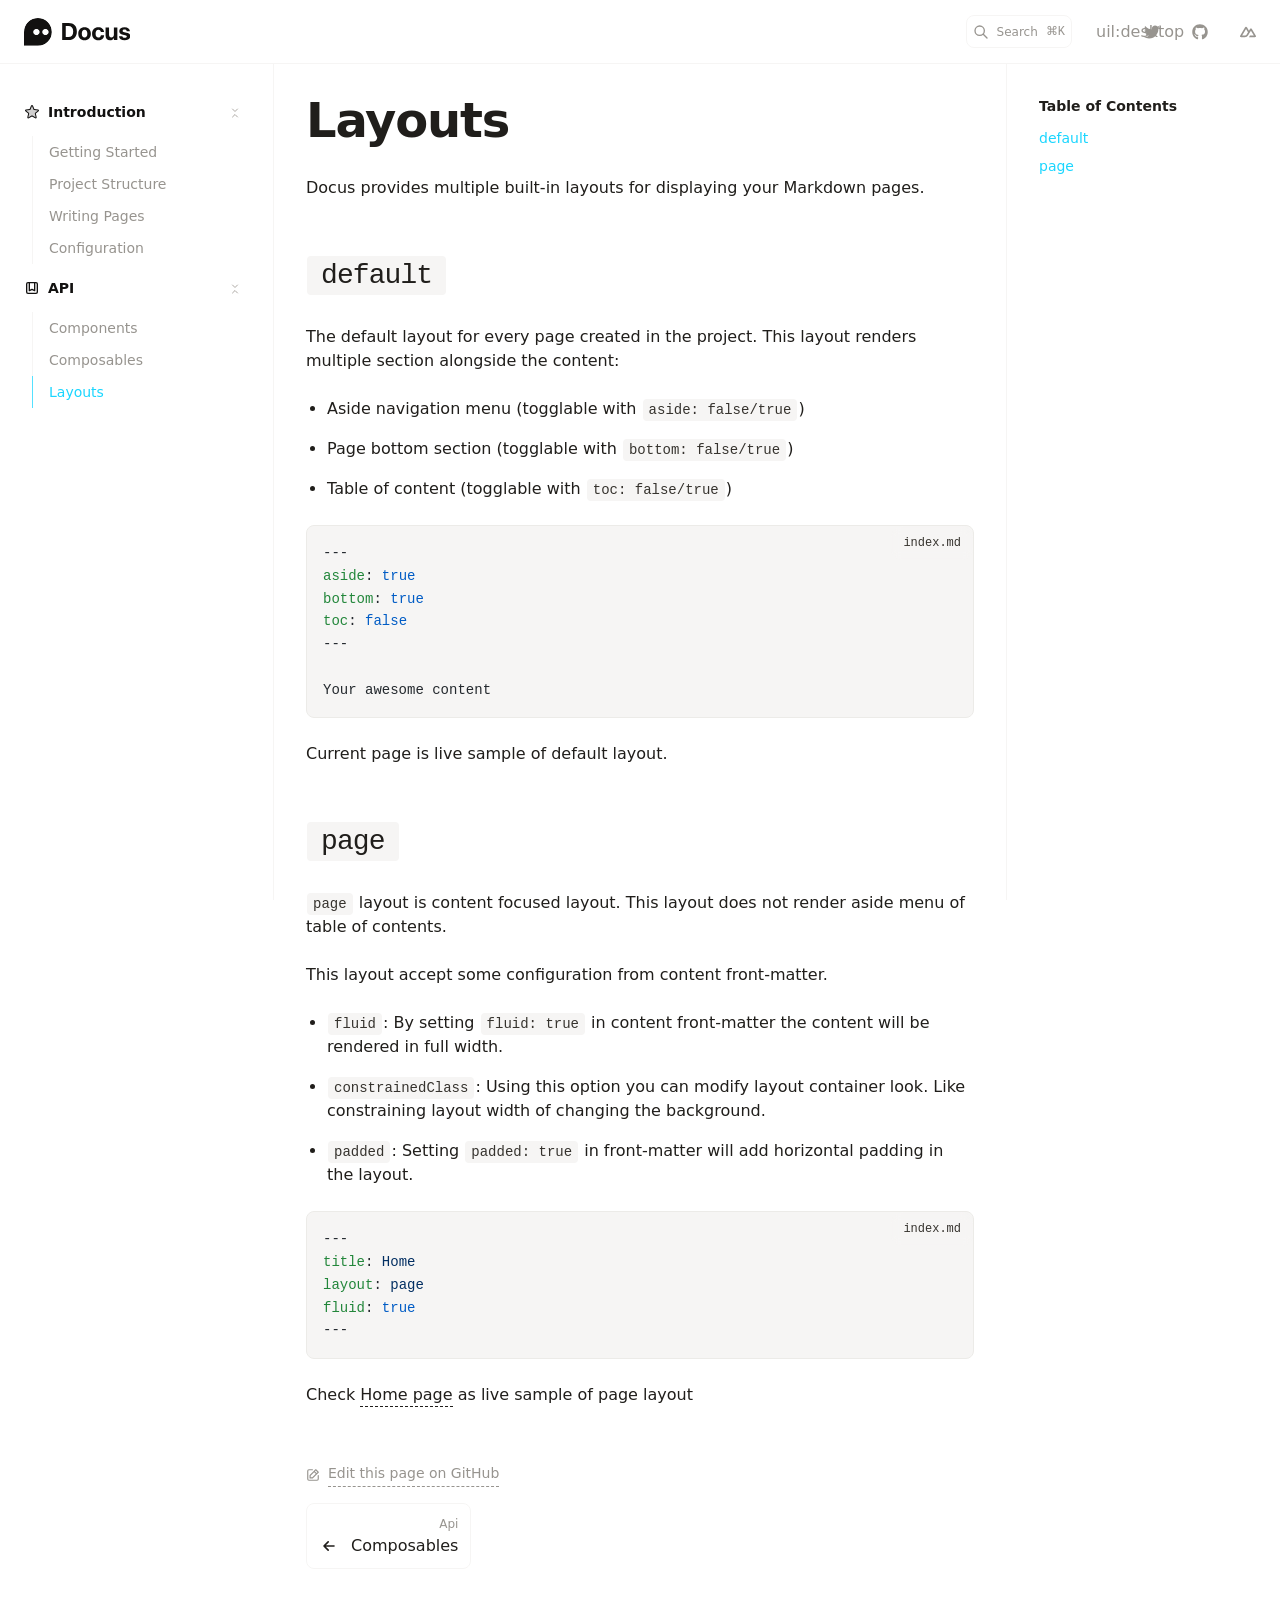
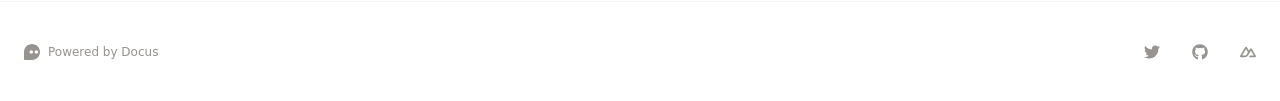
<file: api/layouts/index.html>
<!DOCTYPE html><html lang="en"><head><meta charset="utf-8">
<meta name="viewport" content="width=device-width, initial-scale=1">
<title>Layouts · Docus</title>
<meta name="twitter:card" content="summary_large_image">
<meta property="og:image" content="https://user-images.githubusercontent.com/904724/185365452-87b7ca7b-6030-4813-a2db-5e65c785bf88.png">
<meta property="og:title" content="Layouts">
<meta name="description" content="Docus provides multiple built-in layouts for displaying your Markdown pages.">
<meta property="og:description" content="Docus provides multiple built-in layouts for displaying your Markdown pages.">
<link rel="preload" as="fetch" crossorigin="anonymous" href="/api/layouts/_payload.json">
<link rel="stylesheet" href="/_nuxt/entry.doBn7Ics.css">
<link rel="stylesheet" href="/_nuxt/DocumentDrivenNotFound.ECVfYbeJ.css">
<link rel="stylesheet" href="/_nuxt/ButtonLink.yof0WDVq.css">
<link rel="stylesheet" href="/_nuxt/DocsPageLayout.P2tnH_3X.css">
<link rel="stylesheet" href="/_nuxt/DocsAside.d2EGK0w6.css">
<link rel="stylesheet" href="/_nuxt/ProseCodeInline.KwdU_R1r.css">
<link rel="stylesheet" href="/_nuxt/Alert.zMQcqFEF.css">
<link rel="stylesheet" href="/_nuxt/DocsPageBottom._jmllOJ6.css">
<link rel="stylesheet" href="/_nuxt/ProseA.Pmk7nWoU.css">
<link rel="stylesheet" href="/_nuxt/DocsPrevNext.TeM-eL5o.css">
<link rel="stylesheet" href="/_nuxt/DocsToc.vQ73IiYT.css">
<link rel="stylesheet" href="/_nuxt/DocsTocLinks.dLo2mTqo.css">
<link rel="stylesheet" href="/_nuxt/ProseH1.gQ3hqBEO.css">
<link rel="stylesheet" href="/_nuxt/ProseP.8KV9OGMk.css">
<link rel="stylesheet" href="/_nuxt/ProseH2.Zz2NreHT.css">
<link rel="stylesheet" href="/_nuxt/ProseUl.DjU0llxY.css">
<link rel="stylesheet" href="/_nuxt/ProseLi.o_a4G4lQ.css">
<link rel="stylesheet" href="/_nuxt/ProsePre.nIRUQbb-.css">
<link rel="stylesheet" href="/_nuxt/ProseCode.GcfskpID.css">
<link rel="modulepreload" as="script" crossorigin href="/_nuxt/entry.e6JsoeTM.js">
<link rel="modulepreload" as="script" crossorigin href="/_nuxt/document-driven.G17Oozq8.js">
<link rel="modulepreload" as="script" crossorigin href="/_nuxt/DocumentDrivenEmpty.4b5y501z.js">
<link rel="modulepreload" as="script" crossorigin href="/_nuxt/ContentRenderer.iNBylpsn.js">
<link rel="modulepreload" as="script" crossorigin href="/_nuxt/ContentRendererMarkdown.vue.1m_-NphI.js">
<link rel="modulepreload" as="script" crossorigin href="/_nuxt/DocumentDrivenNotFound.VrJEXYca.js">
<link rel="modulepreload" as="script" crossorigin href="/_nuxt/ButtonLink.XKT833HK.js">
<link rel="modulepreload" as="script" crossorigin href="/_nuxt/slot.hWvDem63.js">
<link rel="modulepreload" as="script" crossorigin href="/_nuxt/node.V6KjywBy.js">
<link rel="modulepreload" as="script" crossorigin href="/_nuxt/IconDocus.J-T9pSj8.js">
<link rel="modulepreload" as="script" crossorigin href="/_nuxt/default.1eGMKTBE.js">
<link rel="modulepreload" as="script" crossorigin href="/_nuxt/DocsPageLayout.IqXXrzcv.js">
<link rel="modulepreload" as="script" crossorigin href="/_nuxt/DocsAside.xCcgkw-6.js">
<link rel="modulepreload" as="script" crossorigin href="/_nuxt/ProseCodeInline.CijCtRms.js">
<link rel="modulepreload" as="script" crossorigin href="/_nuxt/Alert.zcG7kL5R.js">
<link rel="modulepreload" as="script" crossorigin href="/_nuxt/DocsPageBottom.mQGZ_atJ.js">
<link rel="modulepreload" as="script" crossorigin href="/_nuxt/ProseA.OXT2HLqh.js">
<link rel="modulepreload" as="script" crossorigin href="/_nuxt/EditOnLink.vue.TVsvPkNo.js">
<link rel="modulepreload" as="script" crossorigin href="/_nuxt/DocsPrevNext.o3XwzrEq.js">
<link rel="modulepreload" as="script" crossorigin href="/_nuxt/DocsToc.gzCLtphY.js">
<link rel="modulepreload" as="script" crossorigin href="/_nuxt/DocsTocLinks.1AJ_RgoT.js">
<link rel="modulepreload" as="script" crossorigin href="/_nuxt/ContentRendererMarkdown.9oY0MtC4.js">
<link rel="modulepreload" as="script" crossorigin href="/_nuxt/EditOnLink.r4QsUQWk.js">
<link rel="modulepreload" as="script" crossorigin href="/_nuxt/ProseH1.doTrJYAu.js">
<link rel="modulepreload" as="script" crossorigin href="/_nuxt/ProseP.NuQk_JoO.js">
<link rel="modulepreload" as="script" crossorigin href="/_nuxt/ProseH2.l-d7KlIO.js">
<link rel="modulepreload" as="script" crossorigin href="/_nuxt/ProseUl.lBe1XHt9.js">
<link rel="modulepreload" as="script" crossorigin href="/_nuxt/ProseLi.40rxJvUf.js">
<link rel="modulepreload" as="script" crossorigin href="/_nuxt/ProsePre.3t1GJGWN.js">
<link rel="modulepreload" as="script" crossorigin href="/_nuxt/ProseCode.y6cKApUV.js">
<link rel="prefetch" as="style" href="/_nuxt/page.1iptxNd3.css">
<link rel="prefetch" as="script" crossorigin href="/_nuxt/page.UNzT04aZ.js">
<link rel="prefetch" as="script" crossorigin href="/_nuxt/client-db.JNpoBG79.js">
<link rel="prefetch" as="style" href="/_nuxt/useStudio.5vfyueRC.css">
<link rel="prefetch" as="script" crossorigin href="/_nuxt/useStudio.5Qva_v03.js">
<link rel="prefetch" as="style" href="/_nuxt/error-404._LjjY-y0.css">
<link rel="prefetch" as="script" crossorigin href="/_nuxt/error-404.gWy-LdK3.js">
<link rel="prefetch" as="style" href="/_nuxt/error-500.Ke0_YfD7.css">
<link rel="prefetch" as="script" crossorigin href="/_nuxt/error-500.hh1LWUNn.js">
<script type="module" src="/_nuxt/entry.e6JsoeTM.js" crossorigin></script><style id="pinceau-runtime-hydratable">@media{.phy[--]{--puid:VBlmPh-v;}.pv-N2X3E9{padding-left:var(--elements-container-padding-mobile);padding-right:var(--elements-container-padding-mobile);}@media (min-width: 475px){.pv-N2X3E9{padding-left:var(--elements-container-padding-xs);padding-right:var(--elements-container-padding-xs);}}@media (min-width: 640px){.pv-N2X3E9{padding-left:var(--elements-container-padding-sm);padding-right:var(--elements-container-padding-sm);}}@media (min-width: 768px){.pv-N2X3E9{padding-left:var(--elements-container-padding-md);padding-right:var(--elements-container-padding-md);}}} @media{.phy[--]{--puid:FDOyak-v;}.pv-_8xDLm{max-width:var(--elements-container-maxWidth);padding-left:var(--elements-container-padding-mobile);padding-right:var(--elements-container-padding-mobile);}@media (min-width: 475px){.pv-_8xDLm{padding-left:var(--elements-container-padding-xs);padding-right:var(--elements-container-padding-xs);}}@media (min-width: 640px){.pv-_8xDLm{padding-left:var(--elements-container-padding-sm);padding-right:var(--elements-container-padding-sm);}}@media (min-width: 768px){.pv-_8xDLm{padding-left:var(--elements-container-padding-md);padding-right:var(--elements-container-padding-md);}}} </style><style id="pinceau-theme">@media { :root {--pinceau-mq: initial; --docus-search-results-highlight-color: white;--docus-search-results-window-maxHeight: 100%;--docus-search-results-window-maxWidth: 640px;--docus-search-results-window-marginTop: 0;--docus-search-input-borderStyle: solid;--docus-search-input-borderWidth: 1px;--docus-search-backdropFilter: blur(24px);--docus-loadingBar-gradientColorStop3: #0047e1;--docus-loadingBar-gradientColorStop2: #34cdfe;--docus-loadingBar-gradientColorStop1: #00dc82;--docus-loadingBar-height: 3px;--docus-readableLine: 78ch;--docus-footer-height: 145px;--docus-header-height: 64px;--prose-code-inline-padding: 0.2rem 0.375rem 0.2rem 0.375rem;--prose-code-block-backdropFilter: contrast(1);--prose-code-block-border-style: solid;--prose-code-block-border-width: 1px;--prose-tbody-tr-borderBottom-style: dashed;--prose-tbody-tr-borderBottom-width: 1px;--prose-th-textAlign: inherit;--prose-thead-borderBottom-style: solid;--prose-thead-borderBottom-width: 1px;--prose-thead-border-style: solid;--prose-thead-border-width: 0px;--prose-table-textAlign: start;--prose-hr-width: 1px;--prose-hr-style: solid;--prose-li-listStylePosition: outside;--prose-ol-li-markerColor: currentColor;--prose-ol-paddingInlineStart: 21px;--prose-ol-listStyleType: decimal;--prose-ul-li-markerColor: currentColor;--prose-ul-paddingInlineStart: 21px;--prose-ul-listStyleType: disc;--prose-blockquote-border-style: solid;--prose-blockquote-border-width: 4px;--prose-blockquote-quotes: '201C' '201D' '2018' '2019';--prose-blockquote-paddingInlineStart: 24px;--prose-a-code-color-hover: currentColor;--prose-a-code-color-static: currentColor;--prose-a-hasCode-borderBottom: none;--prose-a-border-distance: 2px;--prose-a-border-color-hover: currentColor;--prose-a-border-color-static: currentColor;--prose-a-border-style-hover: solid;--prose-a-border-style-static: dashed;--prose-a-border-width: 1px;--prose-a-color-static: inherit;--prose-a-textDecoration: none;--prose-h6-margin: 3rem 0 2rem;--prose-h5-margin: 3rem 0 2rem;--prose-h4-margin: 3rem 0 2rem;--prose-h3-margin: 3rem 0 2rem;--prose-h2-margin: 3rem 0 2rem;--prose-h1-margin: 0 0 2rem;--typography-lead-loose: 2;--typography-lead-relaxed: 1.625;--typography-lead-normal: 1.5;--typography-lead-snug: 1.375;--typography-lead-tight: 1.25;--typography-lead-none: 1;--typography-lead-10: 2.5rem;--typography-lead-9: 2.25rem;--typography-lead-8: 2rem;--typography-lead-7: 1.75rem;--typography-lead-6: 1.5rem;--typography-lead-5: 1.25rem;--typography-lead-4: 1rem;--typography-lead-3: .75rem;--typography-lead-2: .5rem;--typography-lead-1: .025rem;--typography-fontWeight-black: 900;--typography-fontWeight-extrabold: 800;--typography-fontWeight-bold: 700;--typography-fontWeight-semibold: 600;--typography-fontWeight-medium: 500;--typography-fontWeight-normal: 400;--typography-fontWeight-light: 300;--typography-fontWeight-extralight: 200;--typography-fontWeight-thin: 100;--typography-fontSize-9xl: 128px;--typography-fontSize-8xl: 96px;--typography-fontSize-7xl: 72px;--typography-fontSize-6xl: 60px;--typography-fontSize-5xl: 48px;--typography-fontSize-4xl: 36px;--typography-fontSize-3xl: 30px;--typography-fontSize-2xl: 24px;--typography-fontSize-xl: 20px;--typography-fontSize-lg: 18px;--typography-fontSize-base: 16px;--typography-fontSize-sm: 14px;--typography-fontSize-xs: 12px;--typography-letterSpacing-wide: 0.025em;--typography-letterSpacing-tight: -0.025em;--typography-verticalMargin-base: 24px;--typography-verticalMargin-sm: 16px;--elements-border-secondary-hover: [object Object];--elements-backdrop-background: #fffc;--elements-backdrop-filter: saturate(200%) blur(20px);--elements-container-maxWidth: 80rem;--lead-loose: 2;--lead-relaxed: 1.625;--lead-normal: 1.5;--lead-snug: 1.375;--lead-tight: 1.25;--lead-none: 1;--lead-10: 2.5rem;--lead-9: 2.25rem;--lead-8: 2rem;--lead-7: 1.75rem;--lead-6: 1.5rem;--lead-5: 1.25rem;--lead-4: 1rem;--lead-3: .75rem;--lead-2: .5rem;--lead-1: .025rem;--letterSpacing-widest: 0.1em;--letterSpacing-wider: 0.05em;--letterSpacing-wide: 0.025em;--letterSpacing-normal: 0em;--letterSpacing-tight: -0.025em;--letterSpacing-tighter: -0.05em;--fontSize-9xl: 8rem;--fontSize-8xl: 6rem;--fontSize-7xl: 4.5rem;--fontSize-6xl: 3.75rem;--fontSize-5xl: 3rem;--fontSize-4xl: 2.25rem;--fontSize-3xl: 1.875rem;--fontSize-2xl: 1.5rem;--fontSize-xl: 1.25rem;--fontSize-lg: 1.125rem;--fontSize-base: 1rem;--fontSize-sm: 0.875rem;--fontSize-xs: 0.75rem;--fontWeight-black: 900;--fontWeight-extrabold: 800;--fontWeight-bold: 700;--fontWeight-semibold: 600;--fontWeight-medium: 500;--fontWeight-normal: 400;--fontWeight-light: 300;--fontWeight-extralight: 200;--fontWeight-thin: 100;--font-mono: ui-monospace, SFMono-Regular, Menlo, Monaco, Consolas, Liberation Mono, Courier New, monospace;--font-serif: ui-serif, Georgia, Cambria, Times New Roman, Times, serif;--font-sans: ui-sans-serif, system-ui, -apple-system, BlinkMacSystemFont, Segoe UI, Roboto, Helvetica Neue, Arial, Noto Sans, sans-serif, Apple Color Emoji, Segoe UI Emoji, Segoe UI Symbol, Noto Color Emoji;--opacity-total: 1;--opacity-high: 0.8;--opacity-medium: 0.5;--opacity-soft: 0.3;--opacity-light: 0.15;--opacity-bright: 0.1;--opacity-noOpacity: 0;--borderWidth-lg: 3px;--borderWidth-md: 2px;--borderWidth-sm: 1px;--borderWidth-noBorder: 0;--space-rem-875: 0.875rem;--space-rem-625: 0.625rem;--space-rem-375: 0.375rem;--space-rem-125: 0.125rem;--space-px: 1px;--space-128: 32rem;--space-96: 24rem;--space-80: 20rem;--space-72: 18rem;--space-64: 16rem;--space-60: 15rem;--space-56: 14rem;--space-52: 13rem;--space-48: 12rem;--space-44: 11rem;--space-40: 10rem;--space-36: 9rem;--space-32: 8rem;--space-28: 7rem;--space-24: 6rem;--space-20: 5rem;--space-16: 4rem;--space-14: 3.5rem;--space-12: 3rem;--space-11: 2.75rem;--space-10: 2.5rem;--space-9: 2.25rem;--space-8: 2rem;--space-7: 1.75rem;--space-6: 1.5rem;--space-5: 1.25rem;--space-4: 1rem;--space-3: 0.75rem;--space-2: 0.5rem;--space-1: 0.25rem;--space-0: 0px;--size-full: 100%;--size-7xl: 80rem;--size-6xl: 72rem;--size-5xl: 64rem;--size-4xl: 56rem;--size-3xl: 48rem;--size-2xl: 42rem;--size-xl: 36rem;--size-lg: 32rem;--size-md: 28rem;--size-sm: 24rem;--size-xs: 20rem;--size-200: 200px;--size-104: 104px;--size-80: 80px;--size-64: 64px;--size-56: 56px;--size-48: 48px;--size-40: 40px;--size-32: 32px;--size-24: 24px;--size-20: 20px;--size-16: 16px;--size-12: 12px;--size-8: 8px;--size-6: 6px;--size-4: 4px;--size-2: 2px;--size-0: 0px;--radii-full: 9999px;--radii-3xl: 1.75rem;--radii-2xl: 1.5rem;--radii-xl: 1rem;--radii-lg: 0.75rem;--radii-md: 0.5rem;--radii-sm: 0.375rem;--radii-xs: 0.25rem;--radii-2xs: 0.125rem;--radii-none: 0px;--shadow-none: 0px 0px 0px 0px transparent;--height-screen: 100vh;--width-screen: 100vw;--color-primary-900: #001A1F;--color-primary-800: #00232B;--color-primary-700: #024757;--color-primary-600: #09A0C1;--color-primary-500: #1AD6FF;--color-primary-400: #55E1FF;--color-primary-300: #82E3FF;--color-primary-200: #C5F2FF;--color-primary-100: #DCF7FF;--color-primary-50: #F1FCFF;--color-ruby-900: #380011;--color-ruby-800: #700021;--color-ruby-700: #a90032;--color-ruby-600: #e10043;--color-ruby-500: #ff1a5e;--color-ruby-400: #ff4079;--color-ruby-300: #ff6694;--color-ruby-200: #ff8dae;--color-ruby-100: #ffb3c9;--color-ruby-50: #ffd9e4;--color-pink-900: #380025;--color-pink-800: #70004b;--color-pink-700: #a90070;--color-pink-600: #e10095;--color-pink-500: #ff1ab2;--color-pink-400: #ff40bf;--color-pink-300: #ff66cc;--color-pink-200: #ff8dd8;--color-pink-100: #ffb3e5;--color-pink-50: #ffd9f2;--color-purple-900: #190038;--color-purple-800: #330070;--color-purple-700: #4c00a9;--color-purple-600: #6500e1;--color-purple-500: #811aff;--color-purple-400: #9640ff;--color-purple-300: #ab66ff;--color-purple-200: #c08dff;--color-purple-100: #d5b3ff;--color-purple-50: #ead9ff;--color-royalblue-900: #0b0531;--color-royalblue-800: #160a62;--color-royalblue-700: #211093;--color-royalblue-600: #2c15c4;--color-royalblue-500: #4127e8;--color-royalblue-400: #614bec;--color-royalblue-300: #806ff0;--color-royalblue-200: #a093f3;--color-royalblue-100: #c0b7f7;--color-royalblue-50: #dfdbfb;--color-indigoblue-900: #001238;--color-indigoblue-800: #002370;--color-indigoblue-700: #0035a9;--color-indigoblue-600: #0047e1;--color-indigoblue-500: #1a62ff;--color-indigoblue-400: #407cff;--color-indigoblue-300: #6696ff;--color-indigoblue-200: #8db0ff;--color-indigoblue-100: #b3cbff;--color-indigoblue-50: #d9e5ff;--color-blue-900: #00131D;--color-blue-800: #002235;--color-blue-700: #014267;--color-blue-600: #0069A6;--color-blue-500: #1AADFF;--color-blue-400: #64C7FF;--color-blue-300: #A1DDFF;--color-blue-200: #C6EAFF;--color-blue-100: #DFF3FF;--color-blue-50: #F2FAFF;--color-lightblue-900: #002e38;--color-lightblue-800: #005c70;--color-lightblue-700: #008aa9;--color-lightblue-600: #00b9e1;--color-lightblue-500: #1ad6ff;--color-lightblue-400: #40ddff;--color-lightblue-300: #66e4ff;--color-lightblue-200: #8deaff;--color-lightblue-100: #b3f1ff;--color-lightblue-50: #d9f8ff;--color-teal-900: #062a28;--color-teal-800: #0b544f;--color-teal-700: #117d77;--color-teal-600: #16a79e;--color-teal-500: #1cd1c6;--color-teal-400: #36e4da;--color-teal-300: #5fe9e1;--color-teal-200: #87efe9;--color-teal-100: #aff4f0;--color-teal-50: #d7faf8;--color-pear-900: #2a2b09;--color-pear-800: #545512;--color-pear-700: #7e801b;--color-pear-600: #a8aa24;--color-pear-500: #d0d32f;--color-pear-400: #d8da52;--color-pear-300: #e0e274;--color-pear-200: #e8e997;--color-pear-100: #eff0ba;--color-pear-50: #f7f8dc;--color-red-900: #1C0301;--color-red-800: #340A01;--color-red-700: #701704;--color-red-600: #BB2402;--color-red-500: #FF3B10;--color-red-400: #FF7353;--color-red-300: #FFA692;--color-red-200: #FFDED7;--color-red-100: #FFF3F0;--color-red-50: #FFF9F8;--color-orange-900: #381800;--color-orange-800: #702f00;--color-orange-700: #a94700;--color-orange-600: #e15e00;--color-orange-500: #ff7a1a;--color-orange-400: #ff9040;--color-orange-300: #ffa666;--color-orange-200: #ffbd8d;--color-orange-100: #ffd3b3;--color-orange-50: #ffe9d9;--color-yellow-900: #1B1500;--color-yellow-800: #292100;--color-yellow-700: #614E02;--color-yellow-600: #CBA408;--color-yellow-500: #FBCA05;--color-yellow-400: #FFDC4E;--color-yellow-300: #FFE372;--color-yellow-200: #FFF0B1;--color-yellow-100: #FFF6D3;--color-yellow-50: #FFFCEE;--color-green-900: #00190F;--color-green-800: #002817;--color-green-700: #006037;--color-green-600: #00B467;--color-green-500: #0DD885;--color-green-400: #3CEEA5;--color-green-300: #86FBCB;--color-green-200: #C3FFE6;--color-green-100: #DEFFF1;--color-green-50: #ECFFF7;--color-gray-900: #121110;--color-gray-800: #201E1B;--color-gray-700: #36332E;--color-gray-600: #67635D;--color-gray-500: #97948F;--color-gray-400: #ADA9A4;--color-gray-300: #DBD9D3;--color-gray-200: #ECEBE8;--color-gray-100: #F6F5F4;--color-gray-50: #FBFBFB;--color-black: #0B0A0A;--color-white: #ffffff;--media-portrait: only screen and (orientation: portrait);--media-landscape: only screen and (orientation: landscape);--media-rm: (prefers-reduced-motion: reduce);--media-2xl: (min-width: 1536px);--media-xl: (min-width: 1280px);--media-lg: (min-width: 1024px);--media-md: (min-width: 768px);--media-sm: (min-width: 640px);--media-xs: (min-width: 475px);--docus-search-results-highlight-backgroundColor: var(--color-primary-500);--docus-search-results-selected-backgroundColor: var(--color-gray-300);--docus-search-results-window-borderRadius: none;--docus-search-results-window-marginX: 0;--docus-search-input-backgroundColor: var(--color-gray-200);--docus-search-input-padding: var(--space-2) var(--space-4);--docus-search-input-gap: var(--space-2);--docus-search-input-fontSize: var(--fontSize-sm);--docus-search-input-borderColor: var(--color-gray-200);--docus-search-input-borderRadius: var(--radii-2xs);--docus-footer-padding: var(--space-4) 0;--docus-header-title-color-hover: var(--color-primary-500);--docus-header-title-color-static: var(--color-gray-900);--docus-header-title-fontWeight: var(--fontWeight-bold);--docus-header-title-fontSize: var(--fontSize-2xl);--docus-header-logo-height: var(--space-6);--docus-body-fontFamily: var(--font-sans);--docus-body-color: var(--color-gray-800);--docus-body-backgroundColor: var(--color-white);--prose-code-inline-fontWeight: var(--typography-fontWeight-normal);--prose-code-inline-fontSize: var(--typography-fontSize-sm);--prose-code-inline-borderRadius: var(--radii-xs);--prose-code-block-pre-padding: var(--typography-verticalMargin-sm);--prose-code-block-margin: var(--typography-verticalMargin-base) 0;--prose-code-block-fontSize: var(--typography-fontSize-sm);--prose-tbody-code-inline-fontSize: var(--typography-fontSize-sm);--prose-tbody-td-padding: var(--typography-verticalMargin-sm);--prose-th-fontWeight: var(--typography-fontWeight-semibold);--prose-th-padding: 0 var(--typography-verticalMargin-sm) var(--typography-verticalMargin-sm) var(--typography-verticalMargin-sm);--prose-table-lineHeight: var(--typography-lead-6);--prose-table-fontSize: var(--typography-fontSize-sm);--prose-table-margin: var(--typography-verticalMargin-base) 0;--prose-hr-margin: var(--typography-verticalMargin-base) 0;--prose-li-margin: var(--typography-verticalMargin-sm) 0;--prose-ol-margin: var(--typography-verticalMargin-base) 0;--prose-ul-margin: var(--typography-verticalMargin-base) 0;--prose-blockquote-margin: var(--typography-verticalMargin-base) 0;--prose-a-code-border-style: var(--prose-a-border-style-static);--prose-a-code-border-width: var(--prose-a-border-width);--prose-a-fontWeight: var(--typography-fontWeight-medium);--prose-img-margin: var(--typography-verticalMargin-base) 0;--prose-strong-fontWeight: var(--typography-fontWeight-semibold);--prose-h6-iconSize: var(--typography-fontSize-base);--prose-h6-fontWeight: var(--typography-fontWeight-semibold);--prose-h6-lineHeight: var(--typography-lead-normal);--prose-h6-fontSize: var(--typography-fontSize-lg);--prose-h5-iconSize: var(--typography-fontSize-lg);--prose-h5-fontWeight: var(--typography-fontWeight-semibold);--prose-h5-lineHeight: var(--typography-lead-snug);--prose-h5-fontSize: var(--typography-fontSize-xl);--prose-h4-iconSize: var(--typography-fontSize-lg);--prose-h4-letterSpacing: var(--typography-letterSpacing-tight);--prose-h4-fontWeight: var(--typography-fontWeight-semibold);--prose-h4-lineHeight: var(--typography-lead-snug);--prose-h4-fontSize: var(--typography-fontSize-2xl);--prose-h3-iconSize: var(--typography-fontSize-xl);--prose-h3-letterSpacing: var(--typography-letterSpacing-tight);--prose-h3-fontWeight: var(--typography-fontWeight-semibold);--prose-h3-lineHeight: var(--typography-lead-snug);--prose-h3-fontSize: var(--typography-fontSize-3xl);--prose-h2-iconSize: var(--typography-fontSize-2xl);--prose-h2-letterSpacing: var(--typography-letterSpacing-tight);--prose-h2-fontWeight: var(--typography-fontWeight-semibold);--prose-h2-lineHeight: var(--typography-lead-tight);--prose-h2-fontSize: var(--typography-fontSize-4xl);--prose-h1-iconSize: var(--typography-fontSize-3xl);--prose-h1-letterSpacing: var(--typography-letterSpacing-tight);--prose-h1-fontWeight: var(--typography-fontWeight-bold);--prose-h1-lineHeight: var(--typography-lead-tight);--prose-h1-fontSize: var(--typography-fontSize-5xl);--prose-p-br-margin: var(--typography-verticalMargin-base) 0 0 0;--prose-p-margin: var(--typography-verticalMargin-base) 0;--prose-p-lineHeight: var(--typography-lead-normal);--prose-p-fontSize: var(--typography-fontSize-base);--typography-color-secondary-900: var(--color-gray-900);--typography-color-secondary-800: var(--color-gray-800);--typography-color-secondary-700: var(--color-gray-700);--typography-color-secondary-600: var(--color-gray-600);--typography-color-secondary-500: var(--color-gray-500);--typography-color-secondary-400: var(--color-gray-400);--typography-color-secondary-300: var(--color-gray-300);--typography-color-secondary-200: var(--color-gray-200);--typography-color-secondary-100: var(--color-gray-100);--typography-color-secondary-50: var(--color-gray-50);--typography-color-primary-900: var(--color-primary-900);--typography-color-primary-800: var(--color-primary-800);--typography-color-primary-700: var(--color-primary-700);--typography-color-primary-600: var(--color-primary-600);--typography-color-primary-500: var(--color-primary-500);--typography-color-primary-400: var(--color-primary-400);--typography-color-primary-300: var(--color-primary-300);--typography-color-primary-200: var(--color-primary-200);--typography-color-primary-100: var(--color-primary-100);--typography-color-primary-50: var(--color-primary-50);--typography-font-code: var(--font-mono);--typography-font-body: var(--font-sans);--typography-font-display: var(--font-sans);--typography-body-backgroundColor: var(--color-white);--typography-body-color: var(--color-black);--elements-state-danger-borderColor-secondary: var(--color-red-200);--elements-state-danger-borderColor-primary: var(--color-red-100);--elements-state-danger-backgroundColor-secondary: var(--color-red-100);--elements-state-danger-backgroundColor-primary: var(--color-red-50);--elements-state-danger-color-secondary: var(--color-red-600);--elements-state-danger-color-primary: var(--color-red-500);--elements-state-warning-borderColor-secondary: var(--color-yellow-200);--elements-state-warning-borderColor-primary: var(--color-yellow-100);--elements-state-warning-backgroundColor-secondary: var(--color-yellow-100);--elements-state-warning-backgroundColor-primary: var(--color-yellow-50);--elements-state-warning-color-secondary: var(--color-yellow-700);--elements-state-warning-color-primary: var(--color-yellow-600);--elements-state-success-borderColor-secondary: var(--color-green-200);--elements-state-success-borderColor-primary: var(--color-green-100);--elements-state-success-backgroundColor-secondary: var(--color-green-100);--elements-state-success-backgroundColor-primary: var(--color-green-50);--elements-state-success-color-secondary: var(--color-green-600);--elements-state-success-color-primary: var(--color-green-500);--elements-state-info-borderColor-secondary: var(--color-blue-200);--elements-state-info-borderColor-primary: var(--color-blue-100);--elements-state-info-backgroundColor-secondary: var(--color-blue-100);--elements-state-info-backgroundColor-primary: var(--color-blue-50);--elements-state-info-color-secondary: var(--color-blue-600);--elements-state-info-color-primary: var(--color-blue-500);--elements-state-primary-borderColor-secondary: var(--color-primary-200);--elements-state-primary-borderColor-primary: var(--color-primary-100);--elements-state-primary-backgroundColor-secondary: var(--color-primary-100);--elements-state-primary-backgroundColor-primary: var(--color-primary-50);--elements-state-primary-color-secondary: var(--color-primary-700);--elements-state-primary-color-primary: var(--color-primary-600);--elements-surface-secondary-backgroundColor: var(--color-gray-200);--elements-surface-primary-backgroundColor: var(--color-gray-100);--elements-surface-background-base: var(--color-gray-100);--elements-border-secondary-static: var(--color-gray-200);--elements-border-primary-hover: var(--color-gray-200);--elements-border-primary-static: var(--color-gray-100);--elements-container-padding-md: var(--space-6);--elements-container-padding-sm: var(--space-6);--elements-container-padding-xs: var(--space-4);--elements-container-padding-mobile: var(--space-4);--elements-text-secondary-color-hover: var(--color-gray-700);--elements-text-secondary-color-static: var(--color-gray-500);--elements-text-primary-color-static: var(--color-gray-900);--text-6xl-lineHeight: var(--lead-none);--text-6xl-fontSize: var(--fontSize-6xl);--text-5xl-lineHeight: var(--lead-none);--text-5xl-fontSize: var(--fontSize-5xl);--text-4xl-lineHeight: var(--lead-10);--text-4xl-fontSize: var(--fontSize-4xl);--text-3xl-lineHeight: var(--lead-9);--text-3xl-fontSize: var(--fontSize-3xl);--text-2xl-lineHeight: var(--lead-8);--text-2xl-fontSize: var(--fontSize-2xl);--text-xl-lineHeight: var(--lead-7);--text-xl-fontSize: var(--fontSize-xl);--text-lg-lineHeight: var(--lead-7);--text-lg-fontSize: var(--fontSize-lg);--text-base-lineHeight: var(--lead-6);--text-base-fontSize: var(--fontSize-base);--text-sm-lineHeight: var(--lead-5);--text-sm-fontSize: var(--fontSize-sm);--text-xs-lineHeight: var(--lead-4);--text-xs-fontSize: var(--fontSize-xs);--color-shadow: var(--color-gray-400);--color-secondary-900: var(--color-gray-900);--color-secondary-800: var(--color-gray-800);--color-secondary-700: var(--color-gray-700);--color-secondary-600: var(--color-gray-600);--color-secondary-500: var(--color-gray-500);--color-secondary-400: var(--color-gray-400);--color-secondary-300: var(--color-gray-300);--color-secondary-200: var(--color-gray-200);--color-secondary-100: var(--color-gray-100);--color-secondary-50: var(--color-gray-50);--prose-code-inline-backgroundColor: var(--typography-color-secondary-100);--prose-code-inline-color: var(--typography-color-secondary-700);--prose-code-block-backgroundColor: var(--typography-color-secondary-100);--prose-code-block-color: var(--typography-color-secondary-700);--prose-code-block-border-color: var(--typography-color-secondary-200);--prose-tbody-tr-borderBottom-color: var(--typography-color-secondary-200);--prose-th-color: var(--typography-color-secondary-600);--prose-thead-borderBottom-color: var(--typography-color-secondary-200);--prose-thead-border-color: var(--typography-color-secondary-300);--prose-hr-color: var(--typography-color-secondary-200);--prose-blockquote-border-color: var(--typography-color-secondary-200);--prose-blockquote-color: var(--typography-color-secondary-500);--prose-a-code-background-hover: var(--typography-color-primary-50);--prose-a-code-border-color-hover: var(--typography-color-primary-500);--prose-a-code-border-color-static: var(--typography-color-secondary-400);--prose-a-color-hover: var(--typography-color-primary-500);--shadow-2xl: 0px 25px 50px -12px var(--color-shadow);--shadow-xl: 0px 20px 25px -5px var(--color-shadow), 0px 8px 10px -6px var(--color-shadow);--shadow-lg: 0px 10px 15px -3px var(--color-shadow), 0px 4px 6px -4px var(--color-shadow);--shadow-md: 0px 4px 6px -1px var(--color-shadow), 0px 2px 4px -2px var(--color-shadow);--shadow-sm: 0px 1px 3px 0px var(--color-shadow), 0px 1px 2px -1px var(--color-shadow);--shadow-xs: 0px 1px 2px 0px var(--color-shadow); } }@media { :root.dark {--pinceau-mq: dark; --prose-code-block-backdropFilter: contrast(1);--prose-ol-li-markerColor: currentColor;--prose-ul-li-markerColor: currentColor;--prose-a-code-color-hover: currentColor;--prose-a-code-color-static: currentColor;--prose-a-border-color-hover: currentColor;--prose-a-border-color-static: currentColor;--prose-a-color-static: inherit;--elements-backdrop-background: #0c0d0ccc;--docus-search-results-selected-backgroundColor: var(--color-gray-700);--docus-search-input-backgroundColor: var(--color-gray-800);--docus-search-input-borderColor: transparent;--docus-header-title-color-static: var(--color-gray-100);--docus-body-color: var(--color-gray-200);--docus-body-backgroundColor: var(--color-black);--typography-body-backgroundColor: var(--color-black);--typography-body-color: var(--color-white);--elements-state-danger-borderColor-secondary: var(--color-red-700);--elements-state-danger-borderColor-primary: var(--color-red-800);--elements-state-danger-backgroundColor-secondary: var(--color-red-800);--elements-state-danger-backgroundColor-primary: var(--color-red-900);--elements-state-danger-color-secondary: var(--color-red-200);--elements-state-danger-color-primary: var(--color-red-300);--elements-state-warning-borderColor-secondary: var(--color-yellow-700);--elements-state-warning-borderColor-primary: var(--color-yellow-800);--elements-state-warning-backgroundColor-secondary: var(--color-yellow-800);--elements-state-warning-backgroundColor-primary: var(--color-yellow-900);--elements-state-warning-color-secondary: var(--color-yellow-200);--elements-state-warning-color-primary: var(--color-yellow-400);--elements-state-success-borderColor-secondary: var(--color-green-700);--elements-state-success-borderColor-primary: var(--color-green-800);--elements-state-success-backgroundColor-secondary: var(--color-green-800);--elements-state-success-backgroundColor-primary: var(--color-green-900);--elements-state-success-color-secondary: var(--color-green-200);--elements-state-success-color-primary: var(--color-green-400);--elements-state-info-borderColor-secondary: var(--color-blue-700);--elements-state-info-borderColor-primary: var(--color-blue-800);--elements-state-info-backgroundColor-secondary: var(--color-blue-800);--elements-state-info-backgroundColor-primary: var(--color-blue-900);--elements-state-info-color-secondary: var(--color-blue-200);--elements-state-info-color-primary: var(--color-blue-400);--elements-state-primary-borderColor-secondary: var(--color-primary-700);--elements-state-primary-borderColor-primary: var(--color-primary-800);--elements-state-primary-backgroundColor-secondary: var(--color-primary-800);--elements-state-primary-backgroundColor-primary: var(--color-primary-900);--elements-state-primary-color-secondary: var(--color-primary-200);--elements-state-primary-color-primary: var(--color-primary-400);--elements-surface-secondary-backgroundColor: var(--color-gray-800);--elements-surface-primary-backgroundColor: var(--color-gray-900);--elements-surface-background-base: var(--color-gray-900);--elements-border-secondary-static: var(--color-gray-800);--elements-border-primary-hover: var(--color-gray-800);--elements-border-primary-static: var(--color-gray-900);--elements-text-secondary-color-hover: var(--color-gray-200);--elements-text-secondary-color-static: var(--color-gray-400);--elements-text-primary-color-static: var(--color-gray-50);--color-shadow: var(--color-gray-800);--prose-code-inline-backgroundColor: var(--typography-color-secondary-800);--prose-code-inline-color: var(--typography-color-secondary-200);--prose-code-block-backgroundColor: var(--typography-color-secondary-900);--prose-code-block-color: var(--typography-color-secondary-200);--prose-code-block-border-color: var(--typography-color-secondary-800);--prose-tbody-tr-borderBottom-color: var(--typography-color-secondary-800);--prose-th-color: var(--typography-color-secondary-400);--prose-thead-borderBottom-color: var(--typography-color-secondary-800);--prose-thead-border-color: var(--typography-color-secondary-600);--prose-hr-color: var(--typography-color-secondary-800);--prose-blockquote-border-color: var(--typography-color-secondary-700);--prose-blockquote-color: var(--typography-color-secondary-400);--prose-a-code-background-hover: var(--typography-color-primary-900);--prose-a-code-border-color-hover: var(--typography-color-primary-600);--prose-a-code-border-color-static: var(--typography-color-secondary-600);--prose-a-color-hover: var(--typography-color-primary-400); } }@media (min-width: 640px) { :root {--pinceau-mq: sm; --docus-search-results-window-maxHeight: 320px;--docus-search-results-window-marginTop: 20vh;--docus-footer-height: 100px;--docus-search-results-window-borderRadius: var(--radii-xs);--docus-search-results-window-marginX: var(--space-4);--docus-header-logo-height: var(--space-7); } }</style><script>"use strict";(()=>{const a=window,e=document.documentElement,m=["dark","light"],c=window&&window.localStorage&&window.localStorage.getItem&&window.localStorage.getItem("nuxt-color-mode")||"system";let n=c==="system"?d():c;const l=e.getAttribute("data-color-mode-forced");l&&(n=l),i(n),a["__NUXT_COLOR_MODE__"]={preference:c,value:n,getColorScheme:d,addColorScheme:i,removeColorScheme:f};function i(o){const t=""+o+"",s="theme";e.classList?e.classList.add(t):e.className+=" "+t,s&&e.setAttribute("data-"+s,o)}function f(o){const t=""+o+"",s="theme";e.classList?e.classList.remove(t):e.className=e.className.replace(new RegExp(t,"g"),""),s&&e.removeAttribute("data-"+s)}function r(o){return a.matchMedia("(prefers-color-scheme"+o+")")}function d(){if(a.matchMedia&&r("").media!=="not all"){for(const o of m)if(r(":"+o).matches)return o}return"light"}})();
</script></head><body><!----><!--teleport anchor--><!----><!--teleport anchor--><div id="__nuxt"><div class="app-layout" data-v-d08d0d6e><div class="nuxt-progress" style="width:0%;opacity:0;background-size:Infinity% auto;" data-v-d08d0d6e></div><header class="has-dialog" data-v-d08d0d6e data-v-71e96f87><div class="container pv-N2X3E9 pc-VBlmPh" data-v-71e96f87 data-v-65048bf3><!--[--><div class="section left" data-v-71e96f87><!--[--><button aria-label="Menu" data-v-0a340b05><svg xmlns="http://www.w3.org/2000/svg" xmlns:xlink="http://www.w3.org/1999/xlink" role="img" class="icon" data-v-0a340b05 style="" width="1em" height="1em" viewBox="0 0 24 24" data-v-60a64bd7><path fill="none" stroke="currentColor" stroke-linecap="round" stroke-linejoin="round" stroke-width="2" d="M4 6h16M4 12h16M4 18h16"/></svg></button><!--teleport start--><!--teleport end--><!--]--><a href="/" class="navbar-logo" aria-label="Docus" data-v-71e96f87 data-v-503cd687><span class="logo" data-v-503cd687><svg viewbox="0 0 167 44" fill="none" xmlns="http://www.w3.org/2000/svg" data-v-503cd687 data-v-d8492e0f><path d="M60 34.5945H70.2569C78.3172 34.5945 83.064 29.6369 83.064 21.1959V21.159C83.064 12.7365 78.2986 8 70.2569 8H60V34.5945ZM65.6217 29.987V12.5891H69.5867C74.5197 12.5891 77.3306 15.63 77.3306 21.1775V21.2143C77.3306 26.9645 74.6128 29.987 69.5867 29.987H65.6217Z" fill="currentColor" data-v-d8492e0f></path><path d="M95.1966 35C101.228 35 105.081 31.1666 105.081 24.716V24.6792C105.081 18.284 101.153 14.4321 95.178 14.4321C89.2211 14.4321 85.312 18.3208 85.312 24.6792V24.716C85.312 31.1481 89.1281 35 95.1966 35ZM95.2152 30.7795C92.5346 30.7795 90.8407 28.5863 90.8407 24.716V24.6792C90.8407 20.8642 92.5532 18.6526 95.178 18.6526C97.8213 18.6526 99.5525 20.8642 99.5525 24.6792V24.716C99.5525 28.5679 97.8585 30.7795 95.2152 30.7795Z" fill="currentColor" data-v-d8492e0f></path><path d="M116.823 35C122.147 35 125.59 31.7195 125.851 27.4068V27.2962H120.788L120.769 27.4621C120.397 29.4526 119.038 30.7795 116.86 30.7795C114.179 30.7795 112.504 28.5863 112.504 24.716V24.6976C112.504 20.9195 114.179 18.6526 116.841 18.6526C119.094 18.6526 120.415 20.0901 120.751 21.97L120.788 22.1358H125.832V22.0068C125.628 17.7311 122.184 14.4321 116.767 14.4321C110.792 14.4321 106.975 18.3577 106.975 24.6792V24.6976C106.975 31.0744 110.736 35 116.823 35Z" fill="currentColor" data-v-d8492e0f></path><path d="M135.08 35C138.095 35 140.143 33.5993 141.167 31.3324H141.278V34.5945H146.714V14.8375H141.278V26.1904C141.278 28.7706 139.733 30.5399 137.295 30.5399C134.856 30.5399 133.628 29.0471 133.628 26.4669V14.8375H128.192V27.5911C128.192 32.2171 130.687 35 135.08 35Z" fill="currentColor" data-v-d8492e0f></path><path d="M158.27 35C163.407 35 167 32.4567 167 28.5863V28.5679C167 25.656 165.287 24.0341 161.118 23.1679L157.73 22.4491C155.719 22.0253 155.031 21.3618 155.031 20.3481V20.3297C155.031 19.058 156.203 18.2287 158.083 18.2287C160.094 18.2287 161.267 19.2976 161.453 20.7167L161.471 20.8642H166.479V20.6799C166.348 17.215 163.389 14.4321 158.083 14.4321C153.001 14.4321 149.725 16.8648 149.725 20.6246V20.643C149.725 23.5918 151.68 25.5085 155.552 26.3195L158.94 27.0198C160.894 27.4437 161.564 28.0519 161.564 29.1024V29.1208C161.564 30.3925 160.317 31.185 158.27 31.185C156.092 31.185 154.919 30.2819 154.565 28.7338L154.528 28.5679H149.223L149.241 28.7338C149.669 32.4751 152.741 35 158.27 35Z" fill="currentColor" data-v-d8492e0f></path><mask id="mask0_109_36" style="mask-type:alpha;" maskUnits="userSpaceOnUse" x="0" y="0" width="44" height="44" data-v-d8492e0f><path fill-rule="evenodd" clip-rule="evenodd" d="M0 21.8104C0 9.76479 9.80347 0 21.8967 0C33.99 0 43.7935 9.76479 43.7935 21.8104C43.7935 33.8559 33.99 43.6207 21.8967 43.6207H0V21.8104ZM19.5294 17.0944C22.1442 17.0944 24.2641 19.2059 24.2641 21.8104C24.2641 24.4148 22.1442 26.526 19.5294 26.526C16.9147 26.526 14.7948 24.4148 14.7948 21.8101C14.7948 19.2059 16.9147 17.0944 19.5294 17.0944V17.0944ZM38.4674 21.8104C38.4674 19.2059 36.3475 17.0944 33.7328 17.0944C31.1183 17.0944 28.9984 19.2059 28.9984 21.8104C28.9984 24.4148 31.1183 26.526 33.7328 26.526C36.3475 26.526 38.4674 24.4148 38.4674 21.8101V21.8104Z" fill="white" data-v-d8492e0f></path></mask><g mask="url(#mask0_109_36)" data-v-d8492e0f><path fill-rule="evenodd" clip-rule="evenodd" d="M0 21.8104C0 9.76479 9.80347 0 21.8967 0C33.99 0 43.7935 9.76479 43.7935 21.8104C43.7935 33.8559 33.99 43.6207 21.8967 43.6207H0V21.8104ZM19.5294 17.0944C22.1442 17.0944 24.2641 19.2059 24.2641 21.8104C24.2641 24.4148 22.1442 26.526 19.5294 26.526C16.9147 26.526 14.7948 24.4148 14.7948 21.8101C14.7948 19.2059 16.9147 17.0944 19.5294 17.0944V17.0944ZM38.4674 21.8104C38.4674 19.2059 36.3475 17.0944 33.7328 17.0944C31.1183 17.0944 28.9984 19.2059 28.9984 21.8104C28.9984 24.4148 31.1183 26.526 33.7328 26.526C36.3475 26.526 38.4674 24.4148 38.4674 21.8101V21.8104Z" fill="currentColor" data-v-d8492e0f></path><path d="M9.9987e-06 43.6206H-0.156525V43.7762H9.9987e-06V43.6206ZM21.8967 -0.156006C9.71704 -0.156006 -0.156525 9.67861 -0.156525 21.8106H0.156545C0.156545 9.8508 9.88991 0.155828 21.8967 0.155828V-0.156006ZM43.9497 21.8103C43.9497 9.67861 34.0764 -0.156006 21.8967 -0.156006V0.155828C33.9036 0.155828 43.6369 9.8508 43.6369 21.8103H43.9497ZM21.8967 43.7762C34.0764 43.7762 43.9497 33.9419 43.9497 21.8103H43.6369C43.6369 33.7697 33.9036 43.4647 21.8967 43.4647V43.7762V43.7762ZM9.9987e-06 43.7762H21.8967V43.4647H9.9987e-06V43.7762ZM-0.156525 21.8103V43.6206H0.156545V21.8103H-0.156525ZM24.4203 21.8103C24.4203 19.1197 22.2306 16.9387 19.5294 16.9387V17.2502C22.0577 17.2502 24.1075 19.2916 24.1075 21.8103H24.4203V21.8103ZM19.5294 26.6816C22.2306 26.6816 24.4203 24.5005 24.4203 21.8103H24.1075C24.1075 24.3286 22.058 26.37 19.5294 26.37V26.6816V26.6816ZM14.6385 21.8106C14.6385 24.5008 16.8282 26.6819 19.5294 26.6819V26.3703C17.0011 26.3703 14.9513 24.3289 14.9513 21.8106H14.6385ZM19.5297 16.9387C16.8285 16.9387 14.6388 19.1197 14.6388 21.8103H14.9516C14.9516 19.2916 17.0011 17.2502 19.5297 17.2502V16.9387ZM33.7331 17.2502C36.2617 17.2502 38.3112 19.2916 38.3112 21.8103H38.624C38.624 19.1197 36.4343 16.9387 33.7331 16.9387V17.2502V17.2502ZM29.155 21.8103C29.155 19.2916 31.2045 17.2502 33.7328 17.2502V16.9387C31.0319 16.9387 28.8422 19.1197 28.8422 21.8103H29.155ZM33.7328 26.37C31.2045 26.37 29.155 24.3286 29.155 21.8103H28.8422C28.8422 24.5005 31.0319 26.6816 33.7328 26.6816V26.37ZM38.3109 21.8106C38.3109 24.3289 36.2614 26.3703 33.7328 26.3703V26.6819C36.434 26.6819 38.6237 24.5008 38.6237 21.8106H38.3109Z" fill="currentColor" data-v-d8492e0f></path></g></svg></span></a></div><div class="section center" data-v-71e96f87><a href="/" class="navbar-logo" aria-label="Docus" data-v-71e96f87 data-v-503cd687><span class="logo" data-v-503cd687><svg viewbox="0 0 167 44" fill="none" xmlns="http://www.w3.org/2000/svg" data-v-503cd687 data-v-d8492e0f><path d="M60 34.5945H70.2569C78.3172 34.5945 83.064 29.6369 83.064 21.1959V21.159C83.064 12.7365 78.2986 8 70.2569 8H60V34.5945ZM65.6217 29.987V12.5891H69.5867C74.5197 12.5891 77.3306 15.63 77.3306 21.1775V21.2143C77.3306 26.9645 74.6128 29.987 69.5867 29.987H65.6217Z" fill="currentColor" data-v-d8492e0f></path><path d="M95.1966 35C101.228 35 105.081 31.1666 105.081 24.716V24.6792C105.081 18.284 101.153 14.4321 95.178 14.4321C89.2211 14.4321 85.312 18.3208 85.312 24.6792V24.716C85.312 31.1481 89.1281 35 95.1966 35ZM95.2152 30.7795C92.5346 30.7795 90.8407 28.5863 90.8407 24.716V24.6792C90.8407 20.8642 92.5532 18.6526 95.178 18.6526C97.8213 18.6526 99.5525 20.8642 99.5525 24.6792V24.716C99.5525 28.5679 97.8585 30.7795 95.2152 30.7795Z" fill="currentColor" data-v-d8492e0f></path><path d="M116.823 35C122.147 35 125.59 31.7195 125.851 27.4068V27.2962H120.788L120.769 27.4621C120.397 29.4526 119.038 30.7795 116.86 30.7795C114.179 30.7795 112.504 28.5863 112.504 24.716V24.6976C112.504 20.9195 114.179 18.6526 116.841 18.6526C119.094 18.6526 120.415 20.0901 120.751 21.97L120.788 22.1358H125.832V22.0068C125.628 17.7311 122.184 14.4321 116.767 14.4321C110.792 14.4321 106.975 18.3577 106.975 24.6792V24.6976C106.975 31.0744 110.736 35 116.823 35Z" fill="currentColor" data-v-d8492e0f></path><path d="M135.08 35C138.095 35 140.143 33.5993 141.167 31.3324H141.278V34.5945H146.714V14.8375H141.278V26.1904C141.278 28.7706 139.733 30.5399 137.295 30.5399C134.856 30.5399 133.628 29.0471 133.628 26.4669V14.8375H128.192V27.5911C128.192 32.2171 130.687 35 135.08 35Z" fill="currentColor" data-v-d8492e0f></path><path d="M158.27 35C163.407 35 167 32.4567 167 28.5863V28.5679C167 25.656 165.287 24.0341 161.118 23.1679L157.73 22.4491C155.719 22.0253 155.031 21.3618 155.031 20.3481V20.3297C155.031 19.058 156.203 18.2287 158.083 18.2287C160.094 18.2287 161.267 19.2976 161.453 20.7167L161.471 20.8642H166.479V20.6799C166.348 17.215 163.389 14.4321 158.083 14.4321C153.001 14.4321 149.725 16.8648 149.725 20.6246V20.643C149.725 23.5918 151.68 25.5085 155.552 26.3195L158.94 27.0198C160.894 27.4437 161.564 28.0519 161.564 29.1024V29.1208C161.564 30.3925 160.317 31.185 158.27 31.185C156.092 31.185 154.919 30.2819 154.565 28.7338L154.528 28.5679H149.223L149.241 28.7338C149.669 32.4751 152.741 35 158.27 35Z" fill="currentColor" data-v-d8492e0f></path><mask id="mask0_109_36" style="mask-type:alpha;" maskUnits="userSpaceOnUse" x="0" y="0" width="44" height="44" data-v-d8492e0f><path fill-rule="evenodd" clip-rule="evenodd" d="M0 21.8104C0 9.76479 9.80347 0 21.8967 0C33.99 0 43.7935 9.76479 43.7935 21.8104C43.7935 33.8559 33.99 43.6207 21.8967 43.6207H0V21.8104ZM19.5294 17.0944C22.1442 17.0944 24.2641 19.2059 24.2641 21.8104C24.2641 24.4148 22.1442 26.526 19.5294 26.526C16.9147 26.526 14.7948 24.4148 14.7948 21.8101C14.7948 19.2059 16.9147 17.0944 19.5294 17.0944V17.0944ZM38.4674 21.8104C38.4674 19.2059 36.3475 17.0944 33.7328 17.0944C31.1183 17.0944 28.9984 19.2059 28.9984 21.8104C28.9984 24.4148 31.1183 26.526 33.7328 26.526C36.3475 26.526 38.4674 24.4148 38.4674 21.8101V21.8104Z" fill="white" data-v-d8492e0f></path></mask><g mask="url(#mask0_109_36)" data-v-d8492e0f><path fill-rule="evenodd" clip-rule="evenodd" d="M0 21.8104C0 9.76479 9.80347 0 21.8967 0C33.99 0 43.7935 9.76479 43.7935 21.8104C43.7935 33.8559 33.99 43.6207 21.8967 43.6207H0V21.8104ZM19.5294 17.0944C22.1442 17.0944 24.2641 19.2059 24.2641 21.8104C24.2641 24.4148 22.1442 26.526 19.5294 26.526C16.9147 26.526 14.7948 24.4148 14.7948 21.8101C14.7948 19.2059 16.9147 17.0944 19.5294 17.0944V17.0944ZM38.4674 21.8104C38.4674 19.2059 36.3475 17.0944 33.7328 17.0944C31.1183 17.0944 28.9984 19.2059 28.9984 21.8104C28.9984 24.4148 31.1183 26.526 33.7328 26.526C36.3475 26.526 38.4674 24.4148 38.4674 21.8101V21.8104Z" fill="currentColor" data-v-d8492e0f></path><path d="M9.9987e-06 43.6206H-0.156525V43.7762H9.9987e-06V43.6206ZM21.8967 -0.156006C9.71704 -0.156006 -0.156525 9.67861 -0.156525 21.8106H0.156545C0.156545 9.8508 9.88991 0.155828 21.8967 0.155828V-0.156006ZM43.9497 21.8103C43.9497 9.67861 34.0764 -0.156006 21.8967 -0.156006V0.155828C33.9036 0.155828 43.6369 9.8508 43.6369 21.8103H43.9497ZM21.8967 43.7762C34.0764 43.7762 43.9497 33.9419 43.9497 21.8103H43.6369C43.6369 33.7697 33.9036 43.4647 21.8967 43.4647V43.7762V43.7762ZM9.9987e-06 43.7762H21.8967V43.4647H9.9987e-06V43.7762ZM-0.156525 21.8103V43.6206H0.156545V21.8103H-0.156525ZM24.4203 21.8103C24.4203 19.1197 22.2306 16.9387 19.5294 16.9387V17.2502C22.0577 17.2502 24.1075 19.2916 24.1075 21.8103H24.4203V21.8103ZM19.5294 26.6816C22.2306 26.6816 24.4203 24.5005 24.4203 21.8103H24.1075C24.1075 24.3286 22.058 26.37 19.5294 26.37V26.6816V26.6816ZM14.6385 21.8106C14.6385 24.5008 16.8282 26.6819 19.5294 26.6819V26.3703C17.0011 26.3703 14.9513 24.3289 14.9513 21.8106H14.6385ZM19.5297 16.9387C16.8285 16.9387 14.6388 19.1197 14.6388 21.8103H14.9516C14.9516 19.2916 17.0011 17.2502 19.5297 17.2502V16.9387ZM33.7331 17.2502C36.2617 17.2502 38.3112 19.2916 38.3112 21.8103H38.624C38.624 19.1197 36.4343 16.9387 33.7331 16.9387V17.2502V17.2502ZM29.155 21.8103C29.155 19.2916 31.2045 17.2502 33.7328 17.2502V16.9387C31.0319 16.9387 28.8422 19.1197 28.8422 21.8103H29.155ZM33.7328 26.37C31.2045 26.37 29.155 24.3286 29.155 21.8103H28.8422C28.8422 24.5005 31.0319 26.6816 33.7328 26.6816V26.37ZM38.3109 21.8106C38.3109 24.3289 36.2614 26.3703 33.7328 26.3703V26.6819C36.434 26.6819 38.6237 24.5008 38.6237 21.8106H38.3109Z" fill="currentColor" data-v-d8492e0f></path></g></svg></span></a><!----></div><div class="section right" data-v-71e96f87><!--[--><button type="button" aria-label="Search" data-v-3a3b93fd><span class="content" data-v-3a3b93fd><svg xmlns="http://www.w3.org/2000/svg" xmlns:xlink="http://www.w3.org/1999/xlink" aria-hidden="true" role="img" class="icon" data-v-3a3b93fd style="" width="1em" height="1em" viewBox="0 0 24 24" data-v-60a64bd7><path fill="none" stroke="currentColor" stroke-linecap="round" stroke-linejoin="round" stroke-width="2" d="m21 21l-6-6m2-5a7 7 0 1 1-14 0a7 7 0 0 1 14 0"/></svg><span data-v-3a3b93fd>Search</span><span data-v-3a3b93fd><kbd data-v-3a3b93fd>⌘</kbd><kbd data-v-3a3b93fd>K</kbd></span></span></button><!--teleport start--><!--teleport end--><!--]--><button aria-label="Color Mode" data-v-71e96f87 data-v-8bdd8f84><span data-v-8bdd8f84>...</span></button><div class="social-icons" data-v-71e96f87><!--[--><a href="https://twitter.com/nuxt_js" rel="noopener noreferrer" target="_blank" title="nuxt_js" aria-label="nuxt_js" data-v-5052fd9e><svg xmlns="http://www.w3.org/2000/svg" xmlns:xlink="http://www.w3.org/1999/xlink" aria-hidden="true" role="img" class="icon" data-v-5052fd9e style="" width="1em" height="1em" viewBox="0 0 512 512" data-v-60a64bd7><path fill="currentColor" d="M459.37 151.716c.325 4.548.325 9.097.325 13.645c0 138.72-105.583 298.558-298.558 298.558c-59.452 0-114.68-17.219-161.137-47.106c8.447.974 16.568 1.299 25.34 1.299c49.055 0 94.213-16.568 130.274-44.832c-46.132-.975-84.792-31.188-98.112-72.772c6.498.974 12.995 1.624 19.818 1.624c9.421 0 18.843-1.3 27.614-3.573c-48.081-9.747-84.143-51.98-84.143-102.985v-1.299c13.969 7.797 30.214 12.67 47.431 13.319c-28.264-18.843-46.781-51.005-46.781-87.391c0-19.492 5.197-37.36 14.294-52.954c51.655 63.675 129.3 105.258 216.365 109.807c-1.624-7.797-2.599-15.918-2.599-24.04c0-57.828 46.782-104.934 104.934-104.934c30.213 0 57.502 12.67 76.67 33.137c23.715-4.548 46.456-13.32 66.599-25.34c-7.798 24.366-24.366 44.833-46.132 57.827c21.117-2.273 41.584-8.122 60.426-16.243c-14.292 20.791-32.161 39.308-52.628 54.253"/></svg></a><a href="https://github.com/nuxt-themes/docus" rel="noopener noreferrer" target="_blank" title="nuxt-themes/docus" aria-label="nuxt-themes/docus" data-v-5052fd9e><svg xmlns="http://www.w3.org/2000/svg" xmlns:xlink="http://www.w3.org/1999/xlink" aria-hidden="true" role="img" class="icon" data-v-5052fd9e style="" width="1em" height="1em" viewBox="0 0 496 512" data-v-60a64bd7><path fill="currentColor" d="M165.9 397.4c0 2-2.3 3.6-5.2 3.6c-3.3.3-5.6-1.3-5.6-3.6c0-2 2.3-3.6 5.2-3.6c3-.3 5.6 1.3 5.6 3.6m-31.1-4.5c-.7 2 1.3 4.3 4.3 4.9c2.6 1 5.6 0 6.2-2s-1.3-4.3-4.3-5.2c-2.6-.7-5.5.3-6.2 2.3m44.2-1.7c-2.9.7-4.9 2.6-4.6 4.9c.3 2 2.9 3.3 5.9 2.6c2.9-.7 4.9-2.6 4.6-4.6c-.3-1.9-3-3.2-5.9-2.9M244.8 8C106.1 8 0 113.3 0 252c0 110.9 69.8 205.8 169.5 239.2c12.8 2.3 17.3-5.6 17.3-12.1c0-6.2-.3-40.4-.3-61.4c0 0-70 15-84.7-29.8c0 0-11.4-29.1-27.8-36.6c0 0-22.9-15.7 1.6-15.4c0 0 24.9 2 38.6 25.8c21.9 38.6 58.6 27.5 72.9 20.9c2.3-16 8.8-27.1 16-33.7c-55.9-6.2-112.3-14.3-112.3-110.5c0-27.5 7.6-41.3 23.6-58.9c-2.6-6.5-11.1-33.3 2.6-67.9c20.9-6.5 69 27 69 27c20-5.6 41.5-8.5 62.8-8.5s42.8 2.9 62.8 8.5c0 0 48.1-33.6 69-27c13.7 34.7 5.2 61.4 2.6 67.9c16 17.7 25.8 31.5 25.8 58.9c0 96.5-58.9 104.2-114.8 110.5c9.2 7.9 17 22.9 17 46.4c0 33.7-.3 75.4-.3 83.6c0 6.5 4.6 14.4 17.3 12.1C428.2 457.8 496 362.9 496 252C496 113.3 383.5 8 244.8 8M97.2 352.9c-1.3 1-1 3.3.7 5.2c1.6 1.6 3.9 2.3 5.2 1c1.3-1 1-3.3-.7-5.2c-1.6-1.6-3.9-2.3-5.2-1m-10.8-8.1c-.7 1.3.3 2.9 2.3 3.9c1.6 1 3.6.7 4.3-.7c.7-1.3-.3-2.9-2.3-3.9c-2-.6-3.6-.3-4.3.7m32.4 35.6c-1.6 1.3-1 4.3 1.3 6.2c2.3 2.3 5.2 2.6 6.5 1c1.3-1.3.7-4.3-1.3-6.2c-2.2-2.3-5.2-2.6-6.5-1m-11.4-14.7c-1.6 1-1.6 3.6 0 5.9c1.6 2.3 4.3 3.3 5.6 2.3c1.6-1.3 1.6-3.9 0-6.2c-1.4-2.3-4-3.3-5.6-2"/></svg></a><a href="https://nuxt.com" rel="noopener noreferrer" target="_blank" title="Nuxt" aria-label="Nuxt" data-v-5052fd9e><svg xmlns="http://www.w3.org/2000/svg" xmlns:xlink="http://www.w3.org/1999/xlink" aria-hidden="true" role="img" class="icon" data-v-5052fd9e style="" width="1em" height="1em" viewBox="0 0 24 24" data-v-60a64bd7><path fill="currentColor" d="M13.464 19.83h8.922c.283 0 .562-.073.807-.21a1.59 1.59 0 0 0 .591-.574a1.53 1.53 0 0 0 .216-.783a1.529 1.529 0 0 0-.217-.782L17.792 7.414a1.59 1.59 0 0 0-.591-.573a1.652 1.652 0 0 0-.807-.21c-.283 0-.562.073-.807.21a1.59 1.59 0 0 0-.59.573L13.463 9.99L10.47 4.953a1.591 1.591 0 0 0-.591-.573a1.653 1.653 0 0 0-.807-.21c-.284 0-.562.073-.807.21a1.591 1.591 0 0 0-.591.573L.216 17.481a1.53 1.53 0 0 0-.217.782c0 .275.074.545.216.783a1.59 1.59 0 0 0 .59.574c.246.137.525.21.808.21h5.6c2.22 0 3.856-.946 4.982-2.79l2.733-4.593l1.464-2.457l4.395 7.382h-5.859Zm-6.341-2.46l-3.908-.002l5.858-9.842l2.923 4.921l-1.957 3.29c-.748 1.196-1.597 1.632-2.916 1.632"/></svg></a><!--]--></div></div><!--]--></div></header><main data-v-d08d0d6e><!--[--><div class="document-driven-page"><div class="container pv-N2X3E9 pc-tJclEG docs-page-content fluid has-toc has-aside" data-v-c7bf006b data-v-65048bf3><!--[--><aside class="aside-nav" data-v-c7bf006b><nav class="app-aside" data-v-c7bf006b data-v-84d56eca><ul class="docs-aside-tree" data-v-84d56eca data-v-307f85cd><!--[--><li class="" data-v-307f85cd><button class="title-collapsible-button" data-v-307f85cd><span class="content" data-v-307f85cd><svg xmlns="http://www.w3.org/2000/svg" xmlns:xlink="http://www.w3.org/1999/xlink" aria-hidden="true" role="img" class="icon" data-v-307f85cd style="" width="1em" height="1em" viewBox="0 0 256 256" data-v-60a64bd7><g fill="currentColor"><path d="M184.13 147.7a8.08 8.08 0 0 0-2.54 7.89l13.52 58.54a8 8 0 0 1-11.89 8.69l-51.1-31a7.93 7.93 0 0 0-8.24 0l-51.1 31a8 8 0 0 1-11.89-8.69l13.52-58.54a8.08 8.08 0 0 0-2.54-7.89l-45.11-39.35a8 8 0 0 1 4.54-14.07l59.46-5.14a8 8 0 0 0 6.67-4.88l23.23-55.36a8 8 0 0 1 14.68 0l23.23 55.36a8 8 0 0 0 6.67 4.88l59.46 5.14a8 8 0 0 1 4.54 14.07Z" opacity=".2"/><path d="M239.2 97.29a16 16 0 0 0-13.81-11L166 81.17l-23.28-55.36a15.95 15.95 0 0 0-29.44 0L90.07 81.17l-59.46 5.15a16 16 0 0 0-9.11 28.06l45.11 39.42l-13.52 58.54a16 16 0 0 0 23.84 17.34l51-31l51.11 31a16 16 0 0 0 23.84-17.34l-13.51-58.6l45.1-39.36a16 16 0 0 0 4.73-17.09m-15.22 5l-45.1 39.36a16 16 0 0 0-5.08 15.71L187.35 216l-51.07-31a15.9 15.9 0 0 0-16.54 0l-51 31l13.46-58.6a16 16 0 0 0-5.08-15.71L32 102.35a.37.37 0 0 1 0-.09l59.44-5.14a16 16 0 0 0 13.35-9.75L128 32.08l23.2 55.29a16 16 0 0 0 13.35 9.75l59.45 5.14v.07Z"/></g></svg><span data-v-307f85cd>Introduction</span></span><span data-v-307f85cd><svg xmlns="http://www.w3.org/2000/svg" xmlns:xlink="http://www.w3.org/1999/xlink" aria-hidden="true" role="img" class="icon collapsible-icon" data-v-307f85cd style="" width="1em" height="1em" viewBox="0 0 24 24" data-v-60a64bd7><path fill="none" stroke="currentColor" stroke-linecap="round" stroke-linejoin="round" stroke-width="2" d="m7 20l5-5l5 5M7 4l5 5l5-5"/></svg></span></button><ul class="docs-aside-tree recursive" style="" data-v-307f85cd data-v-307f85cd><!--[--><li class="has-parent-icon bordered" data-v-307f85cd><a href="/introduction/getting-started" class="link padded" data-v-307f85cd><span class="content" data-v-307f85cd><!----><span data-v-307f85cd>Getting Started</span></span></a><!----></li><li class="has-parent-icon bordered" data-v-307f85cd><a href="/introduction/project-structure" class="link padded" data-v-307f85cd><span class="content" data-v-307f85cd><!----><span data-v-307f85cd>Project Structure</span></span></a><!----></li><li class="has-parent-icon bordered" data-v-307f85cd><a href="/introduction/writing-pages" class="link padded" data-v-307f85cd><span class="content" data-v-307f85cd><!----><span data-v-307f85cd>Writing Pages</span></span></a><!----></li><li class="has-parent-icon bordered" data-v-307f85cd><a href="/introduction/configuration" class="link padded" data-v-307f85cd><span class="content" data-v-307f85cd><!----><span data-v-307f85cd>Configuration</span></span></a><!----></li><!--]--></ul></li><li class="" data-v-307f85cd><button class="title-collapsible-button" data-v-307f85cd><span class="content" data-v-307f85cd><svg xmlns="http://www.w3.org/2000/svg" xmlns:xlink="http://www.w3.org/1999/xlink" aria-hidden="true" role="img" class="icon" data-v-307f85cd style="" width="1em" height="1em" viewBox="0 0 24 24" data-v-60a64bd7><path fill="none" stroke="currentColor" stroke-linecap="round" stroke-linejoin="round" stroke-width="2" d="M16 4v12l-4-2l-4 2V4M6 20h12a2 2 0 0 0 2-2V6a2 2 0 0 0-2-2H6a2 2 0 0 0-2 2v12a2 2 0 0 0 2 2"/></svg><span data-v-307f85cd>API</span></span><span data-v-307f85cd><svg xmlns="http://www.w3.org/2000/svg" xmlns:xlink="http://www.w3.org/1999/xlink" aria-hidden="true" role="img" class="icon collapsible-icon" data-v-307f85cd style="" width="1em" height="1em" viewBox="0 0 24 24" data-v-60a64bd7><path fill="none" stroke="currentColor" stroke-linecap="round" stroke-linejoin="round" stroke-width="2" d="m7 20l5-5l5 5M7 4l5 5l5-5"/></svg></span></button><ul class="docs-aside-tree recursive" style="" data-v-307f85cd data-v-307f85cd><!--[--><li class="has-parent-icon bordered" data-v-307f85cd><a href="/api/components" class="link padded" data-v-307f85cd><span class="content" data-v-307f85cd><!----><span data-v-307f85cd>Components</span></span></a><!----></li><li class="has-parent-icon bordered" data-v-307f85cd><a href="/api/composables" class="link padded" data-v-307f85cd><span class="content" data-v-307f85cd><!----><span data-v-307f85cd>Composables</span></span></a><!----></li><li class="has-parent-icon bordered active" data-v-307f85cd><a aria-current="page" href="/api/layouts" class="router-link-active router-link-exact-active link padded active" data-v-307f85cd><span class="content" data-v-307f85cd><!----><span data-v-307f85cd>Layouts</span></span></a><!----></li><!--]--></ul></li><!--]--></ul></nav></aside><article class="page-body" data-v-c7bf006b><!--[--><!--[--><div><h1 id="layouts" data-v-00feaeaa><a aria-current="page" href="/api/layouts#layouts" class="router-link-active router-link-exact-active" data-v-00feaeaa><!--[-->Layouts<!--]--><!----></a></h1><p data-v-faad55e0><!--[-->Docus provides multiple built-in layouts for displaying your Markdown pages.<!--]--></p><h2 id="default" data-v-379c3c17><a aria-current="page" href="/api/layouts#default" class="router-link-active router-link-exact-active" data-v-379c3c17><!--[--><code class="" data-v-90e26dbf><!--[-->default<!--]--></code><!--]--><!----></a></h2><p data-v-faad55e0><!--[-->The default layout for every page created in the project. This layout renders multiple section alongside the content:<!--]--></p><ul data-v-8b17150b><!--[--><li data-v-2f4dc46b><!--[-->Aside navigation menu (togglable with <code class="" data-v-90e26dbf><!--[-->aside: false/true<!--]--></code>)<!--]--></li><li data-v-2f4dc46b><!--[-->Page bottom section (togglable with <code class="" data-v-90e26dbf><!--[-->bottom: false/true<!--]--></code>)<!--]--></li><li data-v-2f4dc46b><!--[-->Table of content (togglable with <code class="" data-v-90e26dbf><!--[-->toc: false/true<!--]--></code>)<!--]--></li><!--]--></ul><div class="highlight-md prose-code" meta data-v-c46a05f7><span class="filename" data-v-c46a05f7>index.md</span><!--[--><pre class="language-md shiki shiki-themes github-dark github-light" style=""><!--[--><code><span class="line" line="1"><span style="--shiki-dark:#E1E4E8;--shiki-default:#24292E">---
</span></span><span class="line" line="2"><span style="--shiki-dark:#85E89D;--shiki-default:#22863A">aside</span><span style="--shiki-dark:#E1E4E8;--shiki-default:#24292E">: </span><span style="--shiki-dark:#79B8FF;--shiki-default:#005CC5">true
</span></span><span class="line" line="3"><span style="--shiki-dark:#85E89D;--shiki-default:#22863A">bottom</span><span style="--shiki-dark:#E1E4E8;--shiki-default:#24292E">: </span><span style="--shiki-dark:#79B8FF;--shiki-default:#005CC5">true
</span></span><span class="line" line="4"><span style="--shiki-dark:#85E89D;--shiki-default:#22863A">toc</span><span style="--shiki-dark:#E1E4E8;--shiki-default:#24292E">: </span><span style="--shiki-dark:#79B8FF;--shiki-default:#005CC5">false
</span></span><span class="line" line="5"><span style="--shiki-dark:#E1E4E8;--shiki-default:#24292E">---
</span></span><span class="line" line="6"><span emptylineplaceholder="true">
</span></span><span class="line" line="7"><span style="--shiki-dark:#E1E4E8;--shiki-default:#24292E">Your awesome content
</span></span></code><!--]--></pre><!--]--><button class="copy-button" data-v-c46a05f7 data-v-6f91fa26><span class="sr-only" data-v-6f91fa26>Copy to clipboard</span><span class="icon-wrapper" data-v-6f91fa26><svg xmlns="http://www.w3.org/2000/svg" xmlns:xlink="http://www.w3.org/1999/xlink" aria-hidden="true" role="img" class="icon" data-v-6f91fa26 style="" width="18px" height="18px" viewBox="0 0 256 256" data-v-60a64bd7><path fill="currentColor" d="M216 32H88a8 8 0 0 0-8 8v40H40a8 8 0 0 0-8 8v128a8 8 0 0 0 8 8h128a8 8 0 0 0 8-8v-40h40a8 8 0 0 0 8-8V40a8 8 0 0 0-8-8m-56 176H48V96h112Zm48-48h-32V88a8 8 0 0 0-8-8H96V48h112Z"/></svg></span></button></div><p data-v-faad55e0><!--[-->Current page is live sample of default layout.<!--]--></p><h2 id="page" data-v-379c3c17><a aria-current="page" href="/api/layouts#page" class="router-link-active router-link-exact-active" data-v-379c3c17><!--[--><code class="" data-v-90e26dbf><!--[-->page<!--]--></code><!--]--><!----></a></h2><p data-v-faad55e0><!--[--><code class="" data-v-90e26dbf><!--[-->page<!--]--></code> layout is content focused layout. This layout does not render aside menu of table of contents.<!--]--></p><p data-v-faad55e0><!--[-->This layout accept some configuration from content front-matter.<!--]--></p><ul data-v-8b17150b><!--[--><li data-v-2f4dc46b><!--[--><code class="" data-v-90e26dbf><!--[-->fluid<!--]--></code>: By setting <code class="" data-v-90e26dbf><!--[-->fluid: true<!--]--></code> in content front-matter the content will be rendered in full width.<!--]--></li><li data-v-2f4dc46b><!--[--><code class="" data-v-90e26dbf><!--[-->constrainedClass<!--]--></code>: Using this option you can modify layout container look. Like constraining layout width of changing the background.<!--]--></li><li data-v-2f4dc46b><!--[--><code class="" data-v-90e26dbf><!--[-->padded<!--]--></code>: Setting <code class="" data-v-90e26dbf><!--[-->padded: true<!--]--></code> in front-matter will add horizontal padding in the layout.<!--]--></li><!--]--></ul><div class="highlight-md prose-code" meta data-v-c46a05f7><span class="filename" data-v-c46a05f7>index.md</span><!--[--><pre class="language-md shiki shiki-themes github-dark github-light" style=""><!--[--><code><span class="line" line="1"><span style="--shiki-dark:#E1E4E8;--shiki-default:#24292E">---
</span></span><span class="line" line="2"><span style="--shiki-dark:#85E89D;--shiki-default:#22863A">title</span><span style="--shiki-dark:#E1E4E8;--shiki-default:#24292E">: </span><span style="--shiki-dark:#9ECBFF;--shiki-default:#032F62">Home
</span></span><span class="line" line="3"><span style="--shiki-dark:#85E89D;--shiki-default:#22863A">layout</span><span style="--shiki-dark:#E1E4E8;--shiki-default:#24292E">: </span><span style="--shiki-dark:#9ECBFF;--shiki-default:#032F62">page
</span></span><span class="line" line="4"><span style="--shiki-dark:#85E89D;--shiki-default:#22863A">fluid</span><span style="--shiki-dark:#E1E4E8;--shiki-default:#24292E">: </span><span style="--shiki-dark:#79B8FF;--shiki-default:#005CC5">true
</span></span><span class="line" line="5"><span style="--shiki-dark:#E1E4E8;--shiki-default:#24292E">---
</span></span></code><!--]--></pre><!--]--><button class="copy-button" data-v-c46a05f7 data-v-6f91fa26><span class="sr-only" data-v-6f91fa26>Copy to clipboard</span><span class="icon-wrapper" data-v-6f91fa26><svg xmlns="http://www.w3.org/2000/svg" xmlns:xlink="http://www.w3.org/1999/xlink" aria-hidden="true" role="img" class="icon" data-v-6f91fa26 style="" width="18px" height="18px" viewBox="0 0 256 256" data-v-60a64bd7><path fill="currentColor" d="M216 32H88a8 8 0 0 0-8 8v40H40a8 8 0 0 0-8 8v128a8 8 0 0 0 8 8h128a8 8 0 0 0 8-8v-40h40a8 8 0 0 0 8-8V40a8 8 0 0 0-8-8m-56 176H48V96h112Zm48-48h-32V88a8 8 0 0 0-8-8H96V48h112Z"/></svg></span></button></div><p data-v-faad55e0><!--[-->Check <a href="/" class="" data-v-a089b9a5><!--[-->Home page<!--]--></a> as live sample of page layout<!--]--></p><style>html .shiki span {color: var(--shiki-default);background: var(--shiki-default-bg);font-style: var(--shiki-default-font-style);font-weight: var(--shiki-default-font-weight);text-decoration: var(--shiki-default-text-decoration);}html.dark .shiki span {color: var(--shiki-dark);background: var(--shiki-dark-bg);font-style: var(--shiki-dark-font-style);font-weight: var(--shiki-dark-font-weight);text-decoration: var(--shiki-dark-text-decoration);}html .dark .shiki span {color: var(--shiki-dark);background: var(--shiki-dark-bg);font-style: var(--shiki-dark-font-style);font-weight: var(--shiki-dark-font-weight);text-decoration: var(--shiki-dark-text-decoration);}html .default .shiki span {color: var(--shiki-default);background: var(--shiki-default-bg);font-style: var(--shiki-default-font-style);font-weight: var(--shiki-default-font-weight);text-decoration: var(--shiki-default-text-decoration);}</style></div><!--]--><!--]--><!--[--><div class="docs-page-bottom" data-v-c7bf006b data-v-7fe200ff><div class="edit-link" data-v-7fe200ff><svg xmlns="http://www.w3.org/2000/svg" xmlns:xlink="http://www.w3.org/1999/xlink" aria-hidden="true" role="img" class="icon" data-v-7fe200ff style="" width="1em" height="1em" viewBox="0 0 24 24" data-v-60a64bd7><path fill="currentColor" d="M21 12a1 1 0 0 0-1 1v6a1 1 0 0 1-1 1H5a1 1 0 0 1-1-1V5a1 1 0 0 1 1-1h6a1 1 0 0 0 0-2H5a3 3 0 0 0-3 3v14a3 3 0 0 0 3 3h14a3 3 0 0 0 3-3v-6a1 1 0 0 0-1-1m-15 .76V17a1 1 0 0 0 1 1h4.24a1 1 0 0 0 .71-.29l6.92-6.93L21.71 8a1 1 0 0 0 0-1.42l-4.24-4.29a1 1 0 0 0-1.42 0l-2.82 2.83l-6.94 6.93a1 1 0 0 0-.29.71m10.76-8.35l2.83 2.83l-1.42 1.42l-2.83-2.83ZM8 13.17l5.93-5.93l2.83 2.83L10.83 16H8Z"/></svg><!--[--><a href="https://github.com/nuxt-themes/docus/edit/main/.starters/default/content/2.api/3.layouts.md" rel="noopener noreferrer" data-v-7fe200ff data-v-a089b9a5><!--[--><span data-v-7fe200ff> Edit this page on GitHub </span><!--]--></a><!--]--></div><!----></div><div class="docs-prev-next" data-v-c7bf006b data-v-4a411049><a href="/api/composables" class="prev" data-v-4a411049><svg xmlns="http://www.w3.org/2000/svg" xmlns:xlink="http://www.w3.org/1999/xlink" aria-hidden="true" role="img" class="icon" data-v-4a411049 style="" width="1em" height="1em" viewBox="0 0 24 24" data-v-60a64bd7><path fill="none" stroke="currentColor" stroke-linecap="round" stroke-linejoin="round" stroke-width="2" d="m11 17l-5-5m0 0l5-5m-5 5h12"/></svg><div class="wrapper" data-v-4a411049><span class="directory" data-v-4a411049>Api</span><span class="title" data-v-4a411049>Composables</span></div></a><!----></div><!--]--></article><div class="toc" data-v-c7bf006b><div class="toc-wrapper" data-v-c7bf006b><button data-v-c7bf006b><span class="title" data-v-c7bf006b>Table of Contents</span><svg xmlns="http://www.w3.org/2000/svg" xmlns:xlink="http://www.w3.org/1999/xlink" aria-hidden="true" role="img" class="icon" data-v-c7bf006b style="" width="1em" height="1em" viewBox="0 0 24 24" data-v-60a64bd7><path fill="none" stroke="currentColor" stroke-linecap="round" stroke-linejoin="round" stroke-width="2" d="m9 5l7 7l-7 7"/></svg></button><div class="docs-toc-wrapper" data-v-c7bf006b><div class="docs-toc" data-v-c7bf006b data-v-6db514ce><!--[--><div class="docs-toc-title" data-v-6db514ce><span data-v-6db514ce>Table of Contents</span></div><ul class="docs-toc-links" data-v-6db514ce data-v-2e78dd64><!--[--><li class="depth-2" data-v-2e78dd64><a href="#default" class="" data-v-2e78dd64>default</a><!----></li><li class="depth-2" data-v-2e78dd64><a href="#page" class="" data-v-2e78dd64>page</a><!----></li><!--]--></ul><!--]--></div></div></div></div><!--]--></div></div><!--]--></main><footer data-v-d08d0d6e data-v-280a50b9><div class="container pv-_8xDLm pc-FDOyak footer-container" data-v-280a50b9 data-v-65048bf3><!--[--><div class="left" data-v-280a50b9><a href="https://docus.dev" rel="noopener" target="_blank" data-v-280a50b9><svg viewbox="0 0 57 57" fill="none" xmlns="http://www.w3.org/2000/svg" class="icon left-icon" width="1em" height="1em" data-v-280a50b9 data-v-60a64bd7><path fill-rule="evenodd" clip-rule="evenodd" d="M28.5445 0C12.8044 0 0 12.7599 0 28.5v25.4549c0 1.5835 1.28368 2.8672 2.86718 2.8672H28.5889C44.2799 56.8221 57 44.102 57 28.4111 57 12.7201 44.2355 0 28.5445 0Zm15.4963 34.452c3.3649 0 6.0927-2.7278 6.0927-6.0928 0-3.3649-2.7278-6.0927-6.0927-6.0927-3.365 0-6.0928 2.7278-6.0928 6.0927 0 3.365 2.7278 6.0928 6.0928 6.0928Zm-18.0833.0003c3.3649 0 6.0927-2.7278 6.0927-6.0927s-2.7278-6.0928-6.0927-6.0928-6.0928 2.7279-6.0928 6.0928c0 3.3649 2.7279 6.0927 6.0928 6.0927Z" fill="currentColor"></path></svg><p data-v-280a50b9>Powered by Docus</p></a></div><div class="center" data-v-280a50b9><!--[--><!--]--></div><div class="right" data-v-280a50b9><!--[--><!--]--><!--[--><a href="https://twitter.com/nuxt_js" rel="noopener noreferrer" target="_blank" title="nuxt_js" aria-label="nuxt_js" data-v-5052fd9e><svg xmlns="http://www.w3.org/2000/svg" xmlns:xlink="http://www.w3.org/1999/xlink" aria-hidden="true" role="img" class="icon" data-v-5052fd9e style="" width="1em" height="1em" viewBox="0 0 512 512" data-v-60a64bd7><path fill="currentColor" d="M459.37 151.716c.325 4.548.325 9.097.325 13.645c0 138.72-105.583 298.558-298.558 298.558c-59.452 0-114.68-17.219-161.137-47.106c8.447.974 16.568 1.299 25.34 1.299c49.055 0 94.213-16.568 130.274-44.832c-46.132-.975-84.792-31.188-98.112-72.772c6.498.974 12.995 1.624 19.818 1.624c9.421 0 18.843-1.3 27.614-3.573c-48.081-9.747-84.143-51.98-84.143-102.985v-1.299c13.969 7.797 30.214 12.67 47.431 13.319c-28.264-18.843-46.781-51.005-46.781-87.391c0-19.492 5.197-37.36 14.294-52.954c51.655 63.675 129.3 105.258 216.365 109.807c-1.624-7.797-2.599-15.918-2.599-24.04c0-57.828 46.782-104.934 104.934-104.934c30.213 0 57.502 12.67 76.67 33.137c23.715-4.548 46.456-13.32 66.599-25.34c-7.798 24.366-24.366 44.833-46.132 57.827c21.117-2.273 41.584-8.122 60.426-16.243c-14.292 20.791-32.161 39.308-52.628 54.253"/></svg></a><a href="https://github.com/nuxt-themes/docus" rel="noopener noreferrer" target="_blank" title="nuxt-themes/docus" aria-label="nuxt-themes/docus" data-v-5052fd9e><svg xmlns="http://www.w3.org/2000/svg" xmlns:xlink="http://www.w3.org/1999/xlink" aria-hidden="true" role="img" class="icon" data-v-5052fd9e style="" width="1em" height="1em" viewBox="0 0 496 512" data-v-60a64bd7><path fill="currentColor" d="M165.9 397.4c0 2-2.3 3.6-5.2 3.6c-3.3.3-5.6-1.3-5.6-3.6c0-2 2.3-3.6 5.2-3.6c3-.3 5.6 1.3 5.6 3.6m-31.1-4.5c-.7 2 1.3 4.3 4.3 4.9c2.6 1 5.6 0 6.2-2s-1.3-4.3-4.3-5.2c-2.6-.7-5.5.3-6.2 2.3m44.2-1.7c-2.9.7-4.9 2.6-4.6 4.9c.3 2 2.9 3.3 5.9 2.6c2.9-.7 4.9-2.6 4.6-4.6c-.3-1.9-3-3.2-5.9-2.9M244.8 8C106.1 8 0 113.3 0 252c0 110.9 69.8 205.8 169.5 239.2c12.8 2.3 17.3-5.6 17.3-12.1c0-6.2-.3-40.4-.3-61.4c0 0-70 15-84.7-29.8c0 0-11.4-29.1-27.8-36.6c0 0-22.9-15.7 1.6-15.4c0 0 24.9 2 38.6 25.8c21.9 38.6 58.6 27.5 72.9 20.9c2.3-16 8.8-27.1 16-33.7c-55.9-6.2-112.3-14.3-112.3-110.5c0-27.5 7.6-41.3 23.6-58.9c-2.6-6.5-11.1-33.3 2.6-67.9c20.9-6.5 69 27 69 27c20-5.6 41.5-8.5 62.8-8.5s42.8 2.9 62.8 8.5c0 0 48.1-33.6 69-27c13.7 34.7 5.2 61.4 2.6 67.9c16 17.7 25.8 31.5 25.8 58.9c0 96.5-58.9 104.2-114.8 110.5c9.2 7.9 17 22.9 17 46.4c0 33.7-.3 75.4-.3 83.6c0 6.5 4.6 14.4 17.3 12.1C428.2 457.8 496 362.9 496 252C496 113.3 383.5 8 244.8 8M97.2 352.9c-1.3 1-1 3.3.7 5.2c1.6 1.6 3.9 2.3 5.2 1c1.3-1 1-3.3-.7-5.2c-1.6-1.6-3.9-2.3-5.2-1m-10.8-8.1c-.7 1.3.3 2.9 2.3 3.9c1.6 1 3.6.7 4.3-.7c.7-1.3-.3-2.9-2.3-3.9c-2-.6-3.6-.3-4.3.7m32.4 35.6c-1.6 1.3-1 4.3 1.3 6.2c2.3 2.3 5.2 2.6 6.5 1c1.3-1.3.7-4.3-1.3-6.2c-2.2-2.3-5.2-2.6-6.5-1m-11.4-14.7c-1.6 1-1.6 3.6 0 5.9c1.6 2.3 4.3 3.3 5.6 2.3c1.6-1.3 1.6-3.9 0-6.2c-1.4-2.3-4-3.3-5.6-2"/></svg></a><a href="https://nuxt.com" rel="noopener noreferrer" target="_blank" title="Nuxt" aria-label="Nuxt" data-v-5052fd9e><svg xmlns="http://www.w3.org/2000/svg" xmlns:xlink="http://www.w3.org/1999/xlink" aria-hidden="true" role="img" class="icon" data-v-5052fd9e style="" width="1em" height="1em" viewBox="0 0 24 24" data-v-60a64bd7><path fill="currentColor" d="M13.464 19.83h8.922c.283 0 .562-.073.807-.21a1.59 1.59 0 0 0 .591-.574a1.53 1.53 0 0 0 .216-.783a1.529 1.529 0 0 0-.217-.782L17.792 7.414a1.59 1.59 0 0 0-.591-.573a1.652 1.652 0 0 0-.807-.21c-.283 0-.562.073-.807.21a1.59 1.59 0 0 0-.59.573L13.463 9.99L10.47 4.953a1.591 1.591 0 0 0-.591-.573a1.653 1.653 0 0 0-.807-.21c-.284 0-.562.073-.807.21a1.591 1.591 0 0 0-.591.573L.216 17.481a1.53 1.53 0 0 0-.217.782c0 .275.074.545.216.783a1.59 1.59 0 0 0 .59.574c.246.137.525.21.808.21h5.6c2.22 0 3.856-.946 4.982-2.79l2.733-4.593l1.464-2.457l4.395 7.382h-5.859Zm-6.341-2.46l-3.908-.002l5.858-9.842l2.923 4.921l-1.957 3.29c-.748 1.196-1.597 1.632-2.916 1.632"/></svg></a><!--]--></div><!--]--></div></footer></div></div><script type="application/json" id="__NUXT_DATA__" data-ssr="true" data-src="/api/layouts/_payload.json">[{"state":1,"once":450,"_errors":452,"serverRendered":180,"path":7,"prerenderedAt":454},["Reactive",2],{"$sdd-pages":3,"$sdd-surrounds":373,"$sdd-globals":384,"$scolor-mode":386,"$sdd-navigation":388,"$sicons":416,"$sasideScroll":446,"$sdocus-docs-aside-collapse-map-/":447,"$sdocus-docs-aside-collapse-map-/introduction":448,"$sdocus-docs-aside-collapse-map-/api":449},["ShallowRef",4],["ShallowReactive",5],{"/api/layouts":6},{"_path":7,"_dir":8,"_draft":9,"_partial":9,"_locale":10,"title":11,"description":12,"body":13,"_type":369,"_id":370,"_source":371,"_file":372,"_extension":93,"layout":32},"/api/layouts","api",false,"","Layouts","Docus provides multiple built-in layouts for displaying your Markdown pages.",{"type":14,"children":15,"toc":365},"root",[16,24,29,40,45,87,193,198,207,217,222,274,345,359],{"type":17,"tag":18,"props":19,"children":21},"element","h1",{"id":20},"layouts",[22],{"type":23,"value":11},"text",{"type":17,"tag":25,"props":26,"children":27},"p",{},[28],{"type":23,"value":12},{"type":17,"tag":30,"props":31,"children":33},"h2",{"id":32},"default",[34],{"type":17,"tag":35,"props":36,"children":38},"code",{"className":37},[],[39],{"type":23,"value":32},{"type":17,"tag":25,"props":41,"children":42},{},[43],{"type":23,"value":44},"The default layout for every page created in the project. This layout renders multiple section alongside the content:",{"type":17,"tag":46,"props":47,"children":48},"ul",{},[49,63,75],{"type":17,"tag":50,"props":51,"children":52},"li",{},[53,55,61],{"type":23,"value":54},"Aside navigation menu (togglable with ",{"type":17,"tag":35,"props":56,"children":58},{"className":57},[],[59],{"type":23,"value":60},"aside: false/true",{"type":23,"value":62},")",{"type":17,"tag":50,"props":64,"children":65},{},[66,68,74],{"type":23,"value":67},"Page bottom section (togglable with ",{"type":17,"tag":35,"props":69,"children":71},{"className":70},[],[72],{"type":23,"value":73},"bottom: false/true",{"type":23,"value":62},{"type":17,"tag":50,"props":76,"children":77},{},[78,80,86],{"type":23,"value":79},"Table of content (togglable with ",{"type":17,"tag":35,"props":81,"children":83},{"className":82},[],[84],{"type":23,"value":85},"toc: false/true",{"type":23,"value":62},{"type":17,"tag":88,"props":89,"children":94},"pre",{"className":90,"code":91,"filename":92,"language":93,"meta":10,"style":10},"language-md shiki shiki-themes github-dark github-light","---\naside: true\nbottom: true\ntoc: false\n---\n\nYour awesome content\n","index.md","md",[95],{"type":17,"tag":35,"props":96,"children":97},{"__ignoreMap":10},[98,110,131,148,166,174,184],{"type":17,"tag":99,"props":100,"children":103},"span",{"class":101,"line":102},"line",1,[104],{"type":17,"tag":99,"props":105,"children":107},{"style":106},"--shiki-dark:#E1E4E8;--shiki-default:#24292E",[108],{"type":23,"value":109},"---\n",{"type":17,"tag":99,"props":111,"children":113},{"class":101,"line":112},2,[114,120,125],{"type":17,"tag":99,"props":115,"children":117},{"style":116},"--shiki-dark:#85E89D;--shiki-default:#22863A",[118],{"type":23,"value":119},"aside",{"type":17,"tag":99,"props":121,"children":122},{"style":106},[123],{"type":23,"value":124},": ",{"type":17,"tag":99,"props":126,"children":128},{"style":127},"--shiki-dark:#79B8FF;--shiki-default:#005CC5",[129],{"type":23,"value":130},"true\n",{"type":17,"tag":99,"props":132,"children":134},{"class":101,"line":133},3,[135,140,144],{"type":17,"tag":99,"props":136,"children":137},{"style":116},[138],{"type":23,"value":139},"bottom",{"type":17,"tag":99,"props":141,"children":142},{"style":106},[143],{"type":23,"value":124},{"type":17,"tag":99,"props":145,"children":146},{"style":127},[147],{"type":23,"value":130},{"type":17,"tag":99,"props":149,"children":151},{"class":101,"line":150},4,[152,157,161],{"type":17,"tag":99,"props":153,"children":154},{"style":116},[155],{"type":23,"value":156},"toc",{"type":17,"tag":99,"props":158,"children":159},{"style":106},[160],{"type":23,"value":124},{"type":17,"tag":99,"props":162,"children":163},{"style":127},[164],{"type":23,"value":165},"false\n",{"type":17,"tag":99,"props":167,"children":169},{"class":101,"line":168},5,[170],{"type":17,"tag":99,"props":171,"children":172},{"style":106},[173],{"type":23,"value":109},{"type":17,"tag":99,"props":175,"children":177},{"class":101,"line":176},6,[178],{"type":17,"tag":99,"props":179,"children":181},{"emptyLinePlaceholder":180},true,[182],{"type":23,"value":183},"\n",{"type":17,"tag":99,"props":185,"children":187},{"class":101,"line":186},7,[188],{"type":17,"tag":99,"props":189,"children":190},{"style":106},[191],{"type":23,"value":192},"Your awesome content\n",{"type":17,"tag":25,"props":194,"children":195},{},[196],{"type":23,"value":197},"Current page is live sample of default layout.",{"type":17,"tag":30,"props":199,"children":201},{"id":200},"page",[202],{"type":17,"tag":35,"props":203,"children":205},{"className":204},[],[206],{"type":23,"value":200},{"type":17,"tag":25,"props":208,"children":209},{},[210,215],{"type":17,"tag":35,"props":211,"children":213},{"className":212},[],[214],{"type":23,"value":200},{"type":23,"value":216}," layout is content focused layout. This layout does not render aside menu of table of contents.",{"type":17,"tag":25,"props":218,"children":219},{},[220],{"type":23,"value":221},"This layout accept some configuration from content front-matter.",{"type":17,"tag":46,"props":223,"children":224},{},[225,244,255],{"type":17,"tag":50,"props":226,"children":227},{},[228,234,236,242],{"type":17,"tag":35,"props":229,"children":231},{"className":230},[],[232],{"type":23,"value":233},"fluid",{"type":23,"value":235},": By setting ",{"type":17,"tag":35,"props":237,"children":239},{"className":238},[],[240],{"type":23,"value":241},"fluid: true",{"type":23,"value":243}," in content front-matter the content will be rendered in full width.",{"type":17,"tag":50,"props":245,"children":246},{},[247,253],{"type":17,"tag":35,"props":248,"children":250},{"className":249},[],[251],{"type":23,"value":252},"constrainedClass",{"type":23,"value":254},": Using this option you can modify layout container look. Like constraining layout width of changing the background.",{"type":17,"tag":50,"props":256,"children":257},{},[258,264,266,272],{"type":17,"tag":35,"props":259,"children":261},{"className":260},[],[262],{"type":23,"value":263},"padded",{"type":23,"value":265},": Setting ",{"type":17,"tag":35,"props":267,"children":269},{"className":268},[],[270],{"type":23,"value":271},"padded: true",{"type":23,"value":273}," in front-matter will add horizontal padding in the layout.",{"type":17,"tag":88,"props":275,"children":277},{"className":90,"code":276,"filename":92,"language":93,"meta":10,"style":10},"---\ntitle: Home\nlayout: page\nfluid: true\n---\n",[278],{"type":17,"tag":35,"props":279,"children":280},{"__ignoreMap":10},[281,288,306,323,338],{"type":17,"tag":99,"props":282,"children":283},{"class":101,"line":102},[284],{"type":17,"tag":99,"props":285,"children":286},{"style":106},[287],{"type":23,"value":109},{"type":17,"tag":99,"props":289,"children":290},{"class":101,"line":112},[291,296,300],{"type":17,"tag":99,"props":292,"children":293},{"style":116},[294],{"type":23,"value":295},"title",{"type":17,"tag":99,"props":297,"children":298},{"style":106},[299],{"type":23,"value":124},{"type":17,"tag":99,"props":301,"children":303},{"style":302},"--shiki-dark:#9ECBFF;--shiki-default:#032F62",[304],{"type":23,"value":305},"Home\n",{"type":17,"tag":99,"props":307,"children":308},{"class":101,"line":133},[309,314,318],{"type":17,"tag":99,"props":310,"children":311},{"style":116},[312],{"type":23,"value":313},"layout",{"type":17,"tag":99,"props":315,"children":316},{"style":106},[317],{"type":23,"value":124},{"type":17,"tag":99,"props":319,"children":320},{"style":302},[321],{"type":23,"value":322},"page\n",{"type":17,"tag":99,"props":324,"children":325},{"class":101,"line":150},[326,330,334],{"type":17,"tag":99,"props":327,"children":328},{"style":116},[329],{"type":23,"value":233},{"type":17,"tag":99,"props":331,"children":332},{"style":106},[333],{"type":23,"value":124},{"type":17,"tag":99,"props":335,"children":336},{"style":127},[337],{"type":23,"value":130},{"type":17,"tag":99,"props":339,"children":340},{"class":101,"line":168},[341],{"type":17,"tag":99,"props":342,"children":343},{"style":106},[344],{"type":23,"value":109},{"type":17,"tag":25,"props":346,"children":347},{},[348,350,357],{"type":23,"value":349},"Check ",{"type":17,"tag":351,"props":352,"children":354},"a",{"href":353},"/",[355],{"type":23,"value":356},"Home page",{"type":23,"value":358}," as live sample of page layout",{"type":17,"tag":360,"props":361,"children":362},"style",{},[363],{"type":23,"value":364},"html .shiki span {color: var(--shiki-default);background: var(--shiki-default-bg);font-style: var(--shiki-default-font-style);font-weight: var(--shiki-default-font-weight);text-decoration: var(--shiki-default-text-decoration);}html.dark .shiki span {color: var(--shiki-dark);background: var(--shiki-dark-bg);font-style: var(--shiki-dark-font-style);font-weight: var(--shiki-dark-font-weight);text-decoration: var(--shiki-dark-text-decoration);}html .dark .shiki span {color: var(--shiki-dark);background: var(--shiki-dark-bg);font-style: var(--shiki-dark-font-style);font-weight: var(--shiki-dark-font-weight);text-decoration: var(--shiki-dark-text-decoration);}html .default .shiki span {color: var(--shiki-default);background: var(--shiki-default-bg);font-style: var(--shiki-default-font-style);font-weight: var(--shiki-default-font-weight);text-decoration: var(--shiki-default-text-decoration);}",{"title":10,"searchDepth":112,"depth":112,"links":366},[367,368],{"id":32,"depth":112,"text":32},{"id":200,"depth":112,"text":200},"markdown","content:2.api:3.layouts.md","content","2.api/3.layouts.md",["ShallowRef",374],["ShallowReactive",375],{"/api/layouts":376},[377,383],{"_path":378,"_dir":8,"_draft":9,"_partial":9,"_locale":10,"title":379,"description":380,"_type":369,"_id":381,"_source":371,"_file":382,"_extension":93},"/api/composables","Composables","Discover the Docus composables to use in your custom Vue components and pages.","content:2.api:2.composables.md","2.api/2.composables.md",null,["ShallowRef",385],{},{"preference":387,"value":387,"unknown":180,"forced":9},"system",[389,406],{"title":390,"_path":391,"children":392,"icon":405,"redirect":395},"Introduction","/introduction",[393,396,399,402],{"title":394,"_path":395},"Getting Started","/introduction/getting-started",{"title":397,"_path":398},"Project Structure","/introduction/project-structure",{"title":400,"_path":401},"Writing Pages","/introduction/writing-pages",{"title":403,"_path":404},"Configuration","/introduction/configuration","ph:star-duotone",{"title":407,"_path":408,"children":409,"icon":415},"API","/api",[410,413,414],{"title":411,"_path":412},"Components","/api/components",{"title":379,"_path":378},{"title":11,"_path":7},"heroicons-outline:bookmark-alt",{"heroicons-outline:menu":417,"fa-brands:twitter":421,"fa-brands:github":424,"simple-icons:nuxtdotjs":427,"ph:star-duotone":429,"lucide:chevrons-down-up":432,"heroicons-outline:bookmark-alt":434,"uil:edit":436,"heroicons-outline:chevron-right":438,"ph:copy":440,"heroicons-outline:search":442,"heroicons-outline:arrow-sm-left":444},{"left":418,"top":418,"width":419,"height":419,"rotate":418,"vFlip":9,"hFlip":9,"body":420},0,24,"\u003Cpath fill=\"none\" stroke=\"currentColor\" stroke-linecap=\"round\" stroke-linejoin=\"round\" stroke-width=\"2\" d=\"M4 6h16M4 12h16M4 18h16\"/>",{"left":418,"top":418,"width":422,"height":422,"rotate":418,"vFlip":9,"hFlip":9,"body":423},512,"\u003Cpath fill=\"currentColor\" d=\"M459.37 151.716c.325 4.548.325 9.097.325 13.645c0 138.72-105.583 298.558-298.558 298.558c-59.452 0-114.68-17.219-161.137-47.106c8.447.974 16.568 1.299 25.34 1.299c49.055 0 94.213-16.568 130.274-44.832c-46.132-.975-84.792-31.188-98.112-72.772c6.498.974 12.995 1.624 19.818 1.624c9.421 0 18.843-1.3 27.614-3.573c-48.081-9.747-84.143-51.98-84.143-102.985v-1.299c13.969 7.797 30.214 12.67 47.431 13.319c-28.264-18.843-46.781-51.005-46.781-87.391c0-19.492 5.197-37.36 14.294-52.954c51.655 63.675 129.3 105.258 216.365 109.807c-1.624-7.797-2.599-15.918-2.599-24.04c0-57.828 46.782-104.934 104.934-104.934c30.213 0 57.502 12.67 76.67 33.137c23.715-4.548 46.456-13.32 66.599-25.34c-7.798 24.366-24.366 44.833-46.132 57.827c21.117-2.273 41.584-8.122 60.426-16.243c-14.292 20.791-32.161 39.308-52.628 54.253\"/>",{"left":418,"top":418,"width":425,"height":422,"rotate":418,"vFlip":9,"hFlip":9,"body":426},496,"\u003Cpath fill=\"currentColor\" d=\"M165.9 397.4c0 2-2.3 3.6-5.2 3.6c-3.3.3-5.6-1.3-5.6-3.6c0-2 2.3-3.6 5.2-3.6c3-.3 5.6 1.3 5.6 3.6m-31.1-4.5c-.7 2 1.3 4.3 4.3 4.9c2.6 1 5.6 0 6.2-2s-1.3-4.3-4.3-5.2c-2.6-.7-5.5.3-6.2 2.3m44.2-1.7c-2.9.7-4.9 2.6-4.6 4.9c.3 2 2.9 3.3 5.9 2.6c2.9-.7 4.9-2.6 4.6-4.6c-.3-1.9-3-3.2-5.9-2.9M244.8 8C106.1 8 0 113.3 0 252c0 110.9 69.8 205.8 169.5 239.2c12.8 2.3 17.3-5.6 17.3-12.1c0-6.2-.3-40.4-.3-61.4c0 0-70 15-84.7-29.8c0 0-11.4-29.1-27.8-36.6c0 0-22.9-15.7 1.6-15.4c0 0 24.9 2 38.6 25.8c21.9 38.6 58.6 27.5 72.9 20.9c2.3-16 8.8-27.1 16-33.7c-55.9-6.2-112.3-14.3-112.3-110.5c0-27.5 7.6-41.3 23.6-58.9c-2.6-6.5-11.1-33.3 2.6-67.9c20.9-6.5 69 27 69 27c20-5.6 41.5-8.5 62.8-8.5s42.8 2.9 62.8 8.5c0 0 48.1-33.6 69-27c13.7 34.7 5.2 61.4 2.6 67.9c16 17.7 25.8 31.5 25.8 58.9c0 96.5-58.9 104.2-114.8 110.5c9.2 7.9 17 22.9 17 46.4c0 33.7-.3 75.4-.3 83.6c0 6.5 4.6 14.4 17.3 12.1C428.2 457.8 496 362.9 496 252C496 113.3 383.5 8 244.8 8M97.2 352.9c-1.3 1-1 3.3.7 5.2c1.6 1.6 3.9 2.3 5.2 1c1.3-1 1-3.3-.7-5.2c-1.6-1.6-3.9-2.3-5.2-1m-10.8-8.1c-.7 1.3.3 2.9 2.3 3.9c1.6 1 3.6.7 4.3-.7c.7-1.3-.3-2.9-2.3-3.9c-2-.6-3.6-.3-4.3.7m32.4 35.6c-1.6 1.3-1 4.3 1.3 6.2c2.3 2.3 5.2 2.6 6.5 1c1.3-1.3.7-4.3-1.3-6.2c-2.2-2.3-5.2-2.6-6.5-1m-11.4-14.7c-1.6 1-1.6 3.6 0 5.9c1.6 2.3 4.3 3.3 5.6 2.3c1.6-1.3 1.6-3.9 0-6.2c-1.4-2.3-4-3.3-5.6-2\"/>",{"left":418,"top":418,"width":419,"height":419,"rotate":418,"vFlip":9,"hFlip":9,"body":428},"\u003Cpath fill=\"currentColor\" d=\"M13.464 19.83h8.922c.283 0 .562-.073.807-.21a1.59 1.59 0 0 0 .591-.574a1.53 1.53 0 0 0 .216-.783a1.529 1.529 0 0 0-.217-.782L17.792 7.414a1.59 1.59 0 0 0-.591-.573a1.652 1.652 0 0 0-.807-.21c-.283 0-.562.073-.807.21a1.59 1.59 0 0 0-.59.573L13.463 9.99L10.47 4.953a1.591 1.591 0 0 0-.591-.573a1.653 1.653 0 0 0-.807-.21c-.284 0-.562.073-.807.21a1.591 1.591 0 0 0-.591.573L.216 17.481a1.53 1.53 0 0 0-.217.782c0 .275.074.545.216.783a1.59 1.59 0 0 0 .59.574c.246.137.525.21.808.21h5.6c2.22 0 3.856-.946 4.982-2.79l2.733-4.593l1.464-2.457l4.395 7.382h-5.859Zm-6.341-2.46l-3.908-.002l5.858-9.842l2.923 4.921l-1.957 3.29c-.748 1.196-1.597 1.632-2.916 1.632\"/>",{"left":418,"top":418,"width":430,"height":430,"rotate":418,"vFlip":9,"hFlip":9,"body":431},256,"\u003Cg fill=\"currentColor\">\u003Cpath d=\"M184.13 147.7a8.08 8.08 0 0 0-2.54 7.89l13.52 58.54a8 8 0 0 1-11.89 8.69l-51.1-31a7.93 7.93 0 0 0-8.24 0l-51.1 31a8 8 0 0 1-11.89-8.69l13.52-58.54a8.08 8.08 0 0 0-2.54-7.89l-45.11-39.35a8 8 0 0 1 4.54-14.07l59.46-5.14a8 8 0 0 0 6.67-4.88l23.23-55.36a8 8 0 0 1 14.68 0l23.23 55.36a8 8 0 0 0 6.67 4.88l59.46 5.14a8 8 0 0 1 4.54 14.07Z\" opacity=\".2\"/>\u003Cpath d=\"M239.2 97.29a16 16 0 0 0-13.81-11L166 81.17l-23.28-55.36a15.95 15.95 0 0 0-29.44 0L90.07 81.17l-59.46 5.15a16 16 0 0 0-9.11 28.06l45.11 39.42l-13.52 58.54a16 16 0 0 0 23.84 17.34l51-31l51.11 31a16 16 0 0 0 23.84-17.34l-13.51-58.6l45.1-39.36a16 16 0 0 0 4.73-17.09m-15.22 5l-45.1 39.36a16 16 0 0 0-5.08 15.71L187.35 216l-51.07-31a15.9 15.9 0 0 0-16.54 0l-51 31l13.46-58.6a16 16 0 0 0-5.08-15.71L32 102.35a.37.37 0 0 1 0-.09l59.44-5.14a16 16 0 0 0 13.35-9.75L128 32.08l23.2 55.29a16 16 0 0 0 13.35 9.75l59.45 5.14v.07Z\"/>\u003C/g>",{"left":418,"top":418,"width":419,"height":419,"rotate":418,"vFlip":9,"hFlip":9,"body":433},"\u003Cpath fill=\"none\" stroke=\"currentColor\" stroke-linecap=\"round\" stroke-linejoin=\"round\" stroke-width=\"2\" d=\"m7 20l5-5l5 5M7 4l5 5l5-5\"/>",{"left":418,"top":418,"width":419,"height":419,"rotate":418,"vFlip":9,"hFlip":9,"body":435},"\u003Cpath fill=\"none\" stroke=\"currentColor\" stroke-linecap=\"round\" stroke-linejoin=\"round\" stroke-width=\"2\" d=\"M16 4v12l-4-2l-4 2V4M6 20h12a2 2 0 0 0 2-2V6a2 2 0 0 0-2-2H6a2 2 0 0 0-2 2v12a2 2 0 0 0 2 2\"/>",{"left":418,"top":418,"width":419,"height":419,"rotate":418,"vFlip":9,"hFlip":9,"body":437},"\u003Cpath fill=\"currentColor\" d=\"M21 12a1 1 0 0 0-1 1v6a1 1 0 0 1-1 1H5a1 1 0 0 1-1-1V5a1 1 0 0 1 1-1h6a1 1 0 0 0 0-2H5a3 3 0 0 0-3 3v14a3 3 0 0 0 3 3h14a3 3 0 0 0 3-3v-6a1 1 0 0 0-1-1m-15 .76V17a1 1 0 0 0 1 1h4.24a1 1 0 0 0 .71-.29l6.92-6.93L21.71 8a1 1 0 0 0 0-1.42l-4.24-4.29a1 1 0 0 0-1.42 0l-2.82 2.83l-6.94 6.93a1 1 0 0 0-.29.71m10.76-8.35l2.83 2.83l-1.42 1.42l-2.83-2.83ZM8 13.17l5.93-5.93l2.83 2.83L10.83 16H8Z\"/>",{"left":418,"top":418,"width":419,"height":419,"rotate":418,"vFlip":9,"hFlip":9,"body":439},"\u003Cpath fill=\"none\" stroke=\"currentColor\" stroke-linecap=\"round\" stroke-linejoin=\"round\" stroke-width=\"2\" d=\"m9 5l7 7l-7 7\"/>",{"left":418,"top":418,"width":430,"height":430,"rotate":418,"vFlip":9,"hFlip":9,"body":441},"\u003Cpath fill=\"currentColor\" d=\"M216 32H88a8 8 0 0 0-8 8v40H40a8 8 0 0 0-8 8v128a8 8 0 0 0 8 8h128a8 8 0 0 0 8-8v-40h40a8 8 0 0 0 8-8V40a8 8 0 0 0-8-8m-56 176H48V96h112Zm48-48h-32V88a8 8 0 0 0-8-8H96V48h112Z\"/>",{"left":418,"top":418,"width":419,"height":419,"rotate":418,"vFlip":9,"hFlip":9,"body":443},"\u003Cpath fill=\"none\" stroke=\"currentColor\" stroke-linecap=\"round\" stroke-linejoin=\"round\" stroke-width=\"2\" d=\"m21 21l-6-6m2-5a7 7 0 1 1-14 0a7 7 0 0 1 14 0\"/>",{"left":418,"top":418,"width":419,"height":419,"rotate":418,"vFlip":9,"hFlip":9,"body":445},"\u003Cpath fill=\"none\" stroke=\"currentColor\" stroke-linecap=\"round\" stroke-linejoin=\"round\" stroke-width=\"2\" d=\"m11 17l-5-5m0 0l5-5m-5 5h12\"/>",{"parentPath":408,"scrollTop":418},{},{},{},["Reactive",451],["Set"],["Reactive",453],{"search-api":383},1706280376526]</script>
<script>window.__NUXT__={};window.__NUXT__.config={public:{plausible:{hashMode:false,trackLocalhost:false,domain:"",apiHost:"https://plausible.io",autoPageviews:true,autoOutboundTracking:false},studio:{apiURL:"https://api.nuxt.studio"},mdc:{components:{prose:true,map:{p:"prose-p",a:"prose-a",blockquote:"prose-blockquote","code-inline":"prose-code-inline",code:"ProseCodeInline",em:"prose-em",h1:"prose-h1",h2:"prose-h2",h3:"prose-h3",h4:"prose-h4",h5:"prose-h5",h6:"prose-h6",hr:"prose-hr",img:"prose-img",ul:"prose-ul",ol:"prose-ol",li:"prose-li",strong:"prose-strong",table:"prose-table",thead:"prose-thead",tbody:"prose-tbody",td:"prose-td",th:"prose-th",tr:"prose-tr"}},headings:{anchorLinks:{h1:false,h2:true,h3:true,h4:true,h5:false,h6:false}}},content:{locales:[],defaultLocale:"",integrity:1706280340986,experimental:{stripQueryParameters:false,advanceQuery:false,clientDB:false},respectPathCase:false,api:{baseURL:"/api/_content"},navigation:{fields:["icon","titleTemplate","header","main","aside","footer","layout"]},tags:{p:"prose-p",a:"prose-a",blockquote:"prose-blockquote","code-inline":"prose-code-inline",code:"ProseCodeInline",em:"prose-em",h1:"prose-h1",h2:"prose-h2",h3:"prose-h3",h4:"prose-h4",h5:"prose-h5",h6:"prose-h6",hr:"prose-hr",img:"prose-img",ul:"prose-ul",ol:"prose-ol",li:"prose-li",strong:"prose-strong",table:"prose-table",thead:"prose-thead",tbody:"prose-tbody",td:"prose-td",th:"prose-th",tr:"prose-tr"},highlight:{theme:{dark:"github-dark",default:"github-light"},preload:["json","js","ts","html","css","vue","diff","shell","markdown","yaml","bash","ini"]},wsUrl:"",documentDriven:{page:true,navigation:true,surround:true,globals:{},layoutFallbacks:["theme"],injectPage:true},host:"",trailingSlash:false,search:"",contentHead:true,anchorLinks:{depth:4,exclude:[1]}}},app:{baseURL:"/",buildAssetsDir:"/_nuxt/",cdnURL:""}}</script></body></html>
</file>
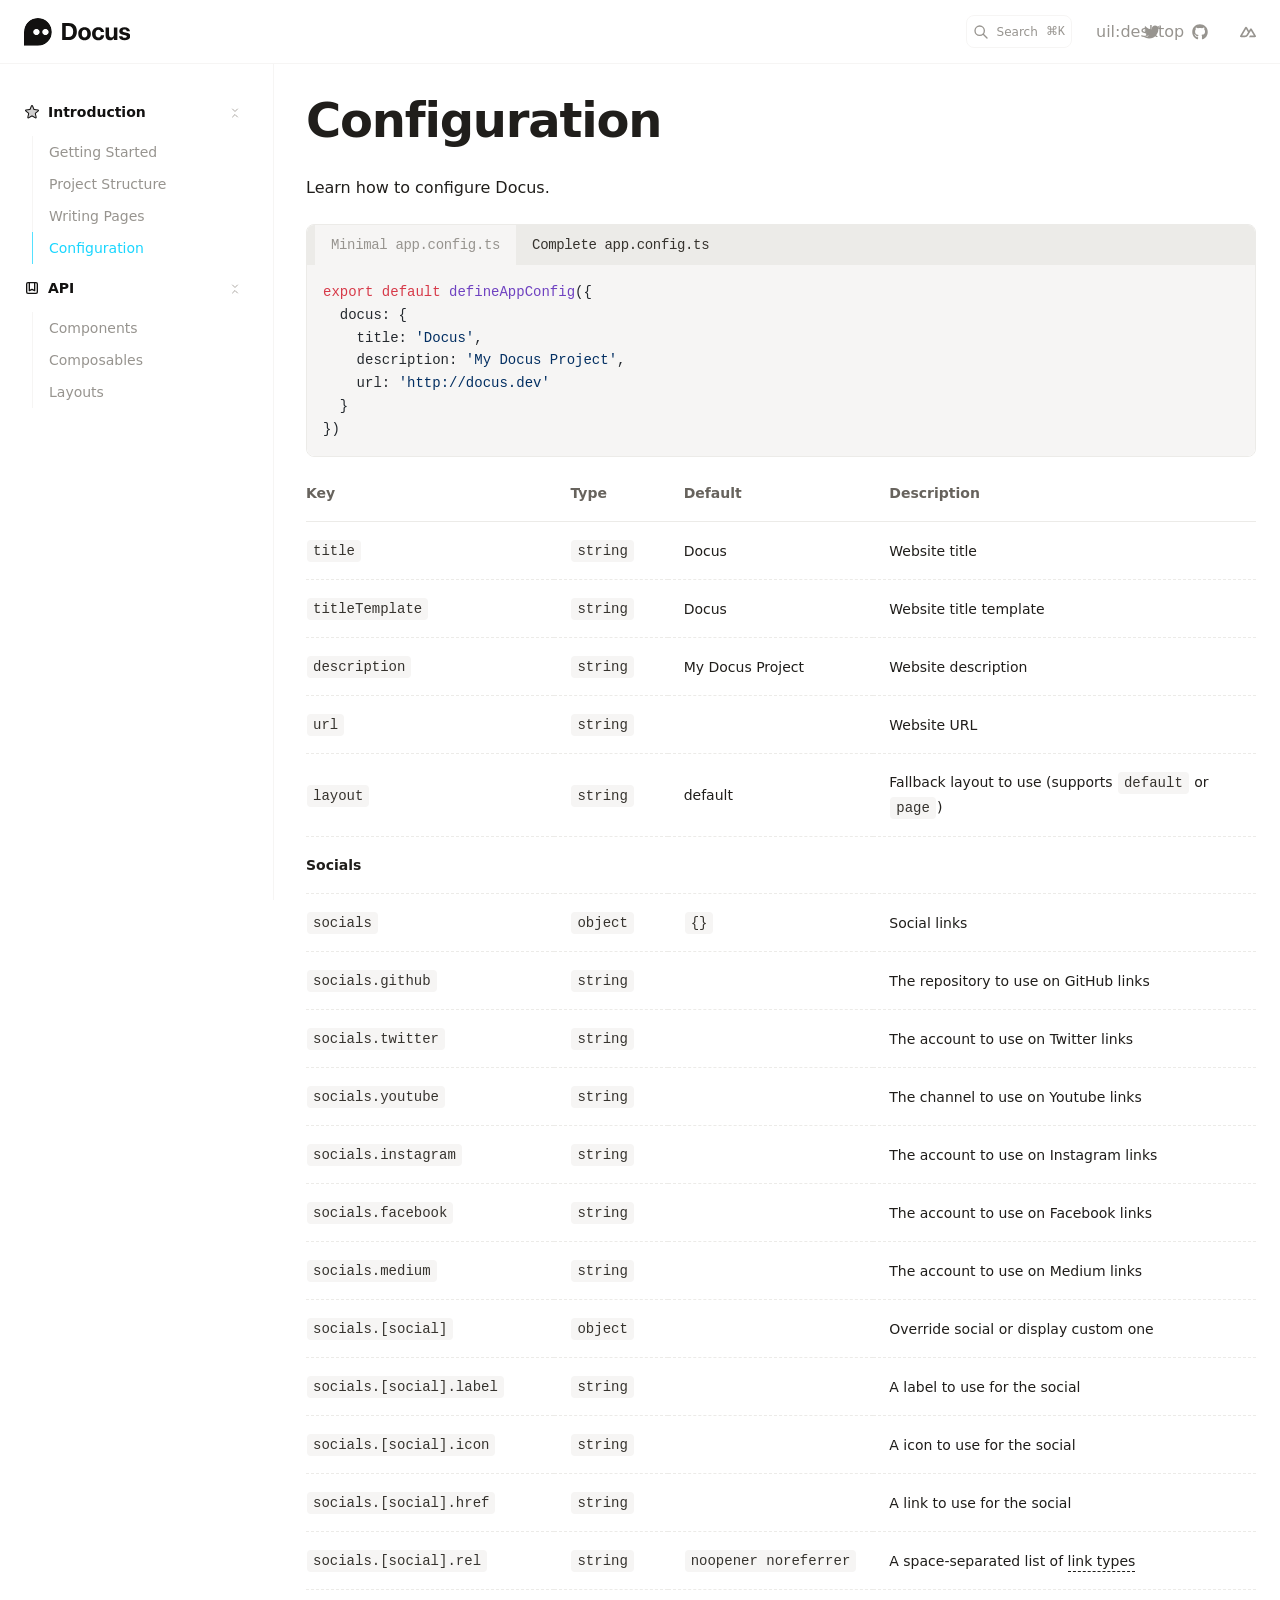
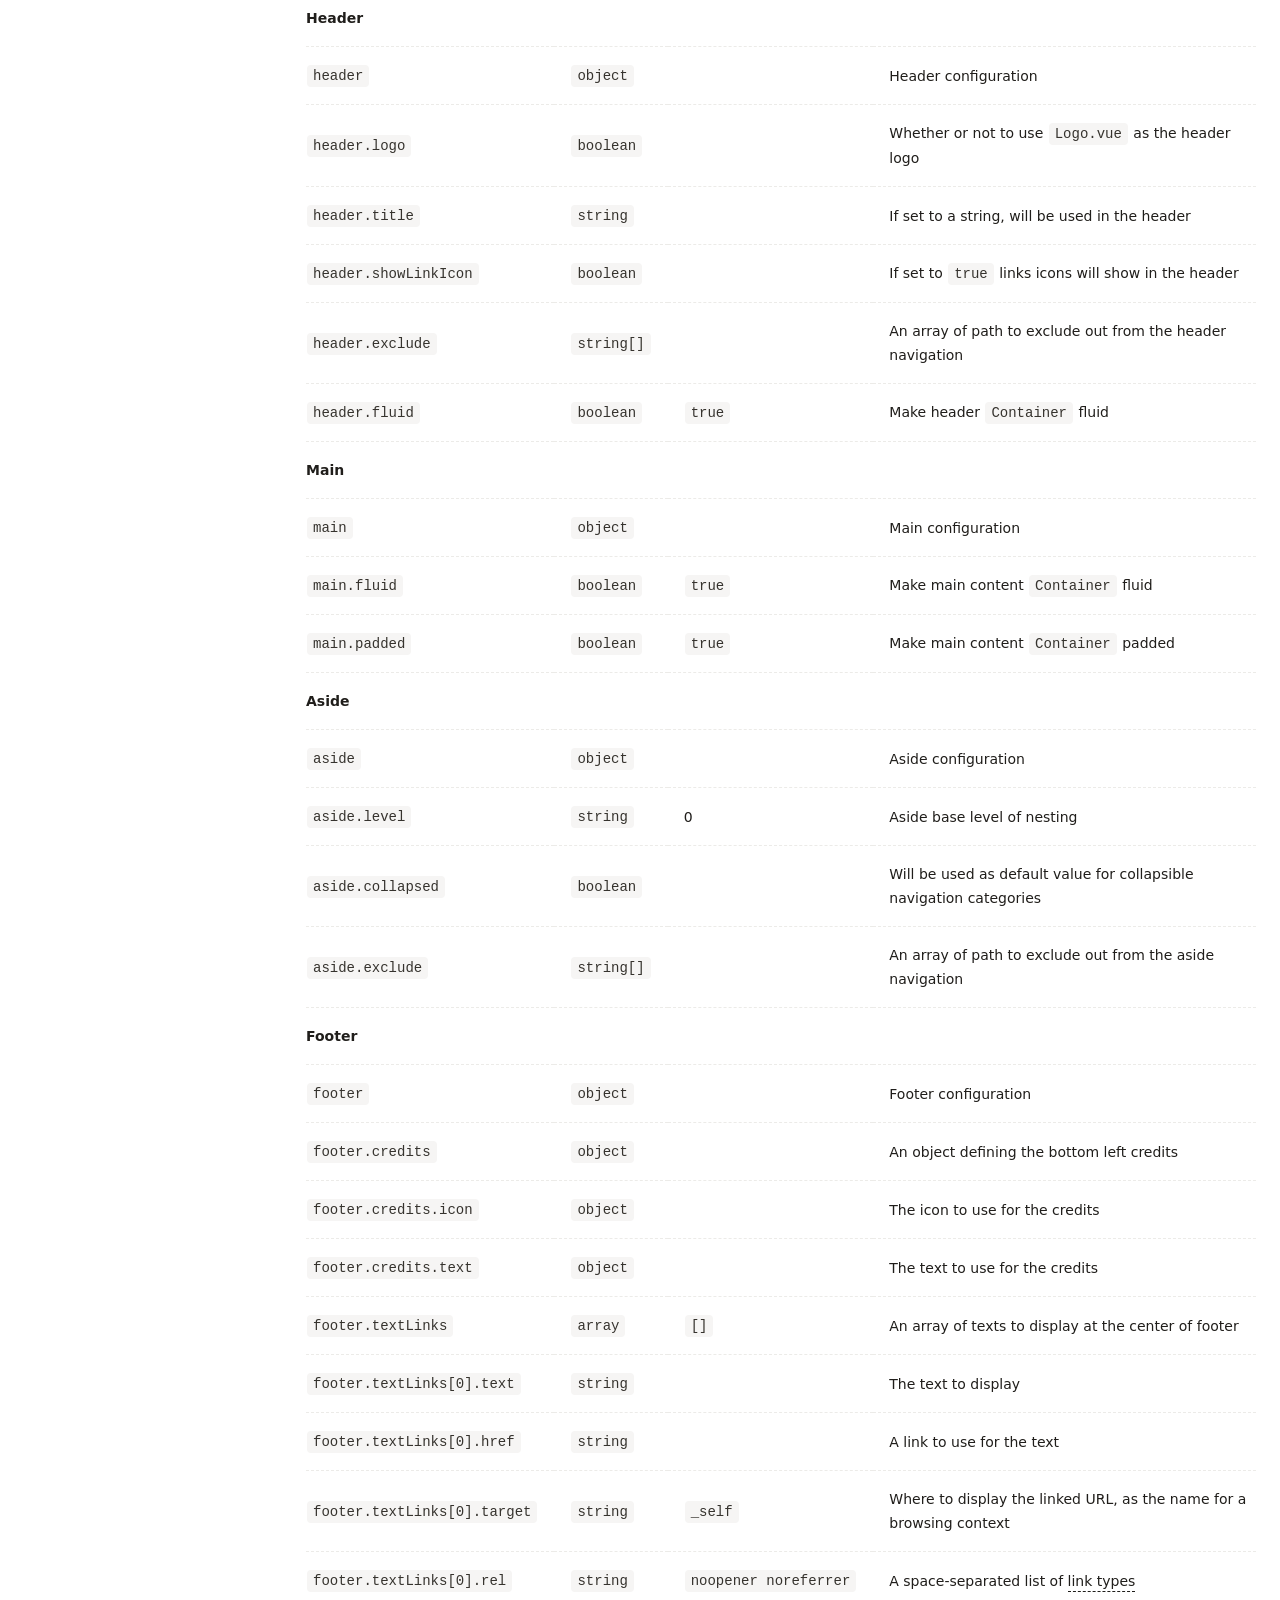
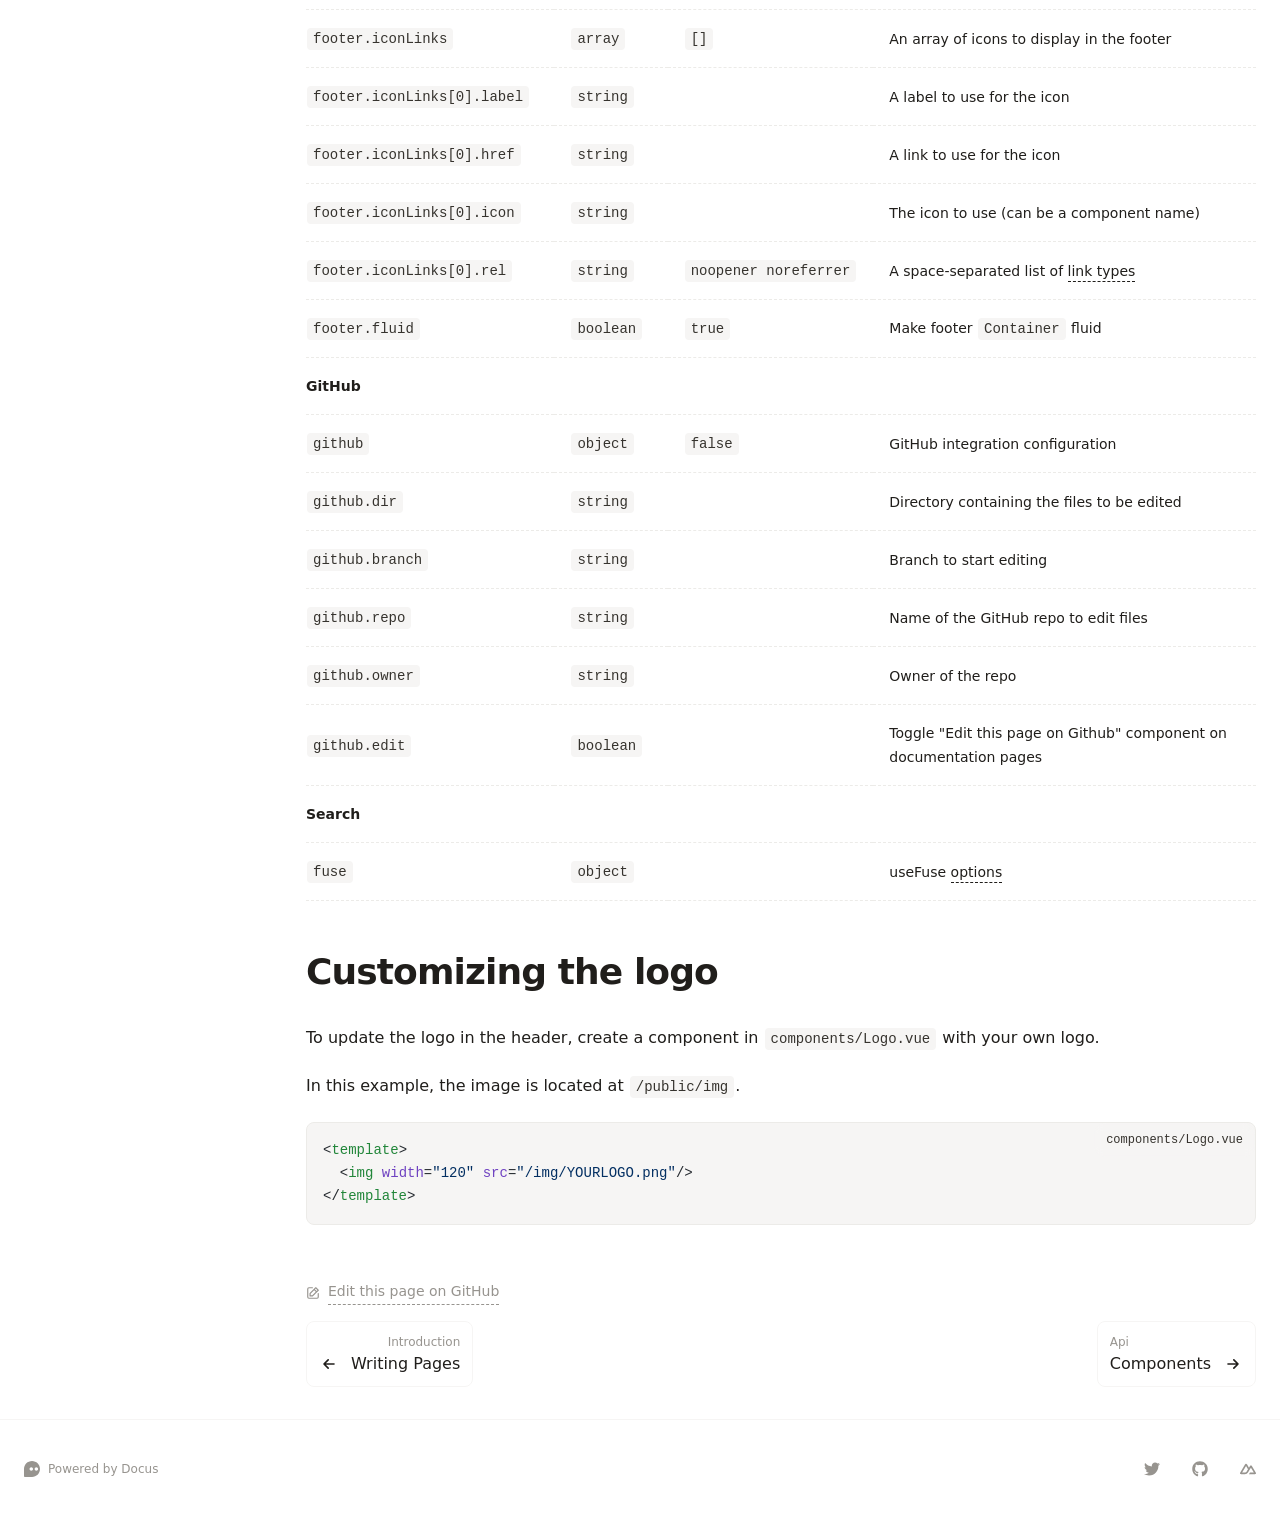
<file: introduction/configuration/index.html>
<!DOCTYPE html><html lang="en"><head><meta charset="utf-8">
<meta name="viewport" content="width=device-width, initial-scale=1">
<title>Configuration · Docus</title>
<meta name="twitter:card" content="summary_large_image">
<meta property="og:image" content="https://user-images.githubusercontent.com/904724/185365452-87b7ca7b-6030-4813-a2db-5e65c785bf88.png">
<meta property="og:title" content="Configuration">
<meta name="description" content="Learn how to configure Docus.">
<meta property="og:description" content="Learn how to configure Docus.">
<link rel="preload" as="fetch" crossorigin="anonymous" href="/introduction/configuration/_payload.json">
<link rel="stylesheet" href="/_nuxt/entry.doBn7Ics.css">
<link rel="stylesheet" href="/_nuxt/DocumentDrivenNotFound.ECVfYbeJ.css">
<link rel="stylesheet" href="/_nuxt/ButtonLink.yof0WDVq.css">
<link rel="stylesheet" href="/_nuxt/DocsPageLayout.P2tnH_3X.css">
<link rel="stylesheet" href="/_nuxt/DocsAside.d2EGK0w6.css">
<link rel="stylesheet" href="/_nuxt/ProseCodeInline.KwdU_R1r.css">
<link rel="stylesheet" href="/_nuxt/Alert.zMQcqFEF.css">
<link rel="stylesheet" href="/_nuxt/DocsPageBottom._jmllOJ6.css">
<link rel="stylesheet" href="/_nuxt/ProseA.Pmk7nWoU.css">
<link rel="stylesheet" href="/_nuxt/DocsPrevNext.TeM-eL5o.css">
<link rel="stylesheet" href="/_nuxt/DocsToc.vQ73IiYT.css">
<link rel="stylesheet" href="/_nuxt/DocsTocLinks.dLo2mTqo.css">
<link rel="stylesheet" href="/_nuxt/ProseH1.gQ3hqBEO.css">
<link rel="stylesheet" href="/_nuxt/ProseP.8KV9OGMk.css">
<link rel="stylesheet" href="/_nuxt/CodeGroup.fPgYVVb5.css">
<link rel="stylesheet" href="/_nuxt/TabsHeader.3JPh8vEL.css">
<link rel="stylesheet" href="/_nuxt/ProsePre.nIRUQbb-.css">
<link rel="stylesheet" href="/_nuxt/ProseCode.GcfskpID.css">
<link rel="stylesheet" href="/_nuxt/ProseTable.C6MTuo8R.css">
<link rel="stylesheet" href="/_nuxt/ProseThead.cmetAi88.css">
<link rel="stylesheet" href="/_nuxt/ProseTr.sxv8ULVS.css">
<link rel="stylesheet" href="/_nuxt/ProseTh.GUEpSsRc.css">
<link rel="stylesheet" href="/_nuxt/ProseStrong.ThIDCA-m.css">
<link rel="stylesheet" href="/_nuxt/ProseTd.HFYdX56H.css">
<link rel="stylesheet" href="/_nuxt/ProseH2.Zz2NreHT.css">
<link rel="modulepreload" as="script" crossorigin href="/_nuxt/entry.e6JsoeTM.js">
<link rel="modulepreload" as="script" crossorigin href="/_nuxt/document-driven.G17Oozq8.js">
<link rel="modulepreload" as="script" crossorigin href="/_nuxt/DocumentDrivenEmpty.4b5y501z.js">
<link rel="modulepreload" as="script" crossorigin href="/_nuxt/ContentRenderer.iNBylpsn.js">
<link rel="modulepreload" as="script" crossorigin href="/_nuxt/ContentRendererMarkdown.vue.1m_-NphI.js">
<link rel="modulepreload" as="script" crossorigin href="/_nuxt/DocumentDrivenNotFound.VrJEXYca.js">
<link rel="modulepreload" as="script" crossorigin href="/_nuxt/ButtonLink.XKT833HK.js">
<link rel="modulepreload" as="script" crossorigin href="/_nuxt/slot.hWvDem63.js">
<link rel="modulepreload" as="script" crossorigin href="/_nuxt/node.V6KjywBy.js">
<link rel="modulepreload" as="script" crossorigin href="/_nuxt/IconDocus.J-T9pSj8.js">
<link rel="modulepreload" as="script" crossorigin href="/_nuxt/default.1eGMKTBE.js">
<link rel="modulepreload" as="script" crossorigin href="/_nuxt/DocsPageLayout.IqXXrzcv.js">
<link rel="modulepreload" as="script" crossorigin href="/_nuxt/DocsAside.xCcgkw-6.js">
<link rel="modulepreload" as="script" crossorigin href="/_nuxt/ProseCodeInline.CijCtRms.js">
<link rel="modulepreload" as="script" crossorigin href="/_nuxt/Alert.zcG7kL5R.js">
<link rel="modulepreload" as="script" crossorigin href="/_nuxt/DocsPageBottom.mQGZ_atJ.js">
<link rel="modulepreload" as="script" crossorigin href="/_nuxt/ProseA.OXT2HLqh.js">
<link rel="modulepreload" as="script" crossorigin href="/_nuxt/EditOnLink.vue.TVsvPkNo.js">
<link rel="modulepreload" as="script" crossorigin href="/_nuxt/DocsPrevNext.o3XwzrEq.js">
<link rel="modulepreload" as="script" crossorigin href="/_nuxt/DocsToc.gzCLtphY.js">
<link rel="modulepreload" as="script" crossorigin href="/_nuxt/DocsTocLinks.1AJ_RgoT.js">
<link rel="modulepreload" as="script" crossorigin href="/_nuxt/ContentRendererMarkdown.9oY0MtC4.js">
<link rel="modulepreload" as="script" crossorigin href="/_nuxt/EditOnLink.r4QsUQWk.js">
<link rel="modulepreload" as="script" crossorigin href="/_nuxt/ProseH1.doTrJYAu.js">
<link rel="modulepreload" as="script" crossorigin href="/_nuxt/ProseP.NuQk_JoO.js">
<link rel="modulepreload" as="script" crossorigin href="/_nuxt/CodeGroup.B6DVSq_s.js">
<link rel="modulepreload" as="script" crossorigin href="/_nuxt/TabsHeader.CCA0hLSL.js">
<link rel="modulepreload" as="script" crossorigin href="/_nuxt/ProsePre.3t1GJGWN.js">
<link rel="modulepreload" as="script" crossorigin href="/_nuxt/ProseCode.y6cKApUV.js">
<link rel="modulepreload" as="script" crossorigin href="/_nuxt/ProseTable.Ra7hvZMo.js">
<link rel="modulepreload" as="script" crossorigin href="/_nuxt/ProseThead.CMTCvYn3.js">
<link rel="modulepreload" as="script" crossorigin href="/_nuxt/ProseTr.J8AWr9RC.js">
<link rel="modulepreload" as="script" crossorigin href="/_nuxt/ProseTh.djMenFi6.js">
<link rel="modulepreload" as="script" crossorigin href="/_nuxt/ProseStrong.aH42YBDU.js">
<link rel="modulepreload" as="script" crossorigin href="/_nuxt/ProseTbody.uBhUEjjB.js">
<link rel="modulepreload" as="script" crossorigin href="/_nuxt/ProseTd.AKb_Xirp.js">
<link rel="modulepreload" as="script" crossorigin href="/_nuxt/ProseH2.l-d7KlIO.js">
<link rel="prefetch" as="style" href="/_nuxt/page.1iptxNd3.css">
<link rel="prefetch" as="script" crossorigin href="/_nuxt/page.UNzT04aZ.js">
<link rel="prefetch" as="script" crossorigin href="/_nuxt/client-db.JNpoBG79.js">
<link rel="prefetch" as="style" href="/_nuxt/useStudio.5vfyueRC.css">
<link rel="prefetch" as="script" crossorigin href="/_nuxt/useStudio.5Qva_v03.js">
<link rel="prefetch" as="style" href="/_nuxt/error-404._LjjY-y0.css">
<link rel="prefetch" as="script" crossorigin href="/_nuxt/error-404.gWy-LdK3.js">
<link rel="prefetch" as="style" href="/_nuxt/error-500.Ke0_YfD7.css">
<link rel="prefetch" as="script" crossorigin href="/_nuxt/error-500.hh1LWUNn.js">
<script type="module" src="/_nuxt/entry.e6JsoeTM.js" crossorigin></script><style id="pinceau-runtime-hydratable">@media{.phy[--]{--puid:p7d_BD-v;}.pv-Hw-pWD{padding-left:var(--elements-container-padding-mobile);padding-right:var(--elements-container-padding-mobile);}@media (min-width: 475px){.pv-Hw-pWD{padding-left:var(--elements-container-padding-xs);padding-right:var(--elements-container-padding-xs);}}@media (min-width: 640px){.pv-Hw-pWD{padding-left:var(--elements-container-padding-sm);padding-right:var(--elements-container-padding-sm);}}@media (min-width: 768px){.pv-Hw-pWD{padding-left:var(--elements-container-padding-md);padding-right:var(--elements-container-padding-md);}}} @media{.phy[--]{--puid:D0x4eZ-v;}.pv-TYPSNx{max-width:var(--elements-container-maxWidth);padding-left:var(--elements-container-padding-mobile);padding-right:var(--elements-container-padding-mobile);}@media (min-width: 475px){.pv-TYPSNx{padding-left:var(--elements-container-padding-xs);padding-right:var(--elements-container-padding-xs);}}@media (min-width: 640px){.pv-TYPSNx{padding-left:var(--elements-container-padding-sm);padding-right:var(--elements-container-padding-sm);}}@media (min-width: 768px){.pv-TYPSNx{padding-left:var(--elements-container-padding-md);padding-right:var(--elements-container-padding-md);}}} </style><style id="pinceau-theme">@media { :root {--pinceau-mq: initial; --docus-search-results-highlight-color: white;--docus-search-results-window-maxHeight: 100%;--docus-search-results-window-maxWidth: 640px;--docus-search-results-window-marginTop: 0;--docus-search-input-borderStyle: solid;--docus-search-input-borderWidth: 1px;--docus-search-backdropFilter: blur(24px);--docus-loadingBar-gradientColorStop3: #0047e1;--docus-loadingBar-gradientColorStop2: #34cdfe;--docus-loadingBar-gradientColorStop1: #00dc82;--docus-loadingBar-height: 3px;--docus-readableLine: 78ch;--docus-footer-height: 145px;--docus-header-height: 64px;--prose-code-inline-padding: 0.2rem 0.375rem 0.2rem 0.375rem;--prose-code-block-backdropFilter: contrast(1);--prose-code-block-border-style: solid;--prose-code-block-border-width: 1px;--prose-tbody-tr-borderBottom-style: dashed;--prose-tbody-tr-borderBottom-width: 1px;--prose-th-textAlign: inherit;--prose-thead-borderBottom-style: solid;--prose-thead-borderBottom-width: 1px;--prose-thead-border-style: solid;--prose-thead-border-width: 0px;--prose-table-textAlign: start;--prose-hr-width: 1px;--prose-hr-style: solid;--prose-li-listStylePosition: outside;--prose-ol-li-markerColor: currentColor;--prose-ol-paddingInlineStart: 21px;--prose-ol-listStyleType: decimal;--prose-ul-li-markerColor: currentColor;--prose-ul-paddingInlineStart: 21px;--prose-ul-listStyleType: disc;--prose-blockquote-border-style: solid;--prose-blockquote-border-width: 4px;--prose-blockquote-quotes: '201C' '201D' '2018' '2019';--prose-blockquote-paddingInlineStart: 24px;--prose-a-code-color-hover: currentColor;--prose-a-code-color-static: currentColor;--prose-a-hasCode-borderBottom: none;--prose-a-border-distance: 2px;--prose-a-border-color-hover: currentColor;--prose-a-border-color-static: currentColor;--prose-a-border-style-hover: solid;--prose-a-border-style-static: dashed;--prose-a-border-width: 1px;--prose-a-color-static: inherit;--prose-a-textDecoration: none;--prose-h6-margin: 3rem 0 2rem;--prose-h5-margin: 3rem 0 2rem;--prose-h4-margin: 3rem 0 2rem;--prose-h3-margin: 3rem 0 2rem;--prose-h2-margin: 3rem 0 2rem;--prose-h1-margin: 0 0 2rem;--typography-lead-loose: 2;--typography-lead-relaxed: 1.625;--typography-lead-normal: 1.5;--typography-lead-snug: 1.375;--typography-lead-tight: 1.25;--typography-lead-none: 1;--typography-lead-10: 2.5rem;--typography-lead-9: 2.25rem;--typography-lead-8: 2rem;--typography-lead-7: 1.75rem;--typography-lead-6: 1.5rem;--typography-lead-5: 1.25rem;--typography-lead-4: 1rem;--typography-lead-3: .75rem;--typography-lead-2: .5rem;--typography-lead-1: .025rem;--typography-fontWeight-black: 900;--typography-fontWeight-extrabold: 800;--typography-fontWeight-bold: 700;--typography-fontWeight-semibold: 600;--typography-fontWeight-medium: 500;--typography-fontWeight-normal: 400;--typography-fontWeight-light: 300;--typography-fontWeight-extralight: 200;--typography-fontWeight-thin: 100;--typography-fontSize-9xl: 128px;--typography-fontSize-8xl: 96px;--typography-fontSize-7xl: 72px;--typography-fontSize-6xl: 60px;--typography-fontSize-5xl: 48px;--typography-fontSize-4xl: 36px;--typography-fontSize-3xl: 30px;--typography-fontSize-2xl: 24px;--typography-fontSize-xl: 20px;--typography-fontSize-lg: 18px;--typography-fontSize-base: 16px;--typography-fontSize-sm: 14px;--typography-fontSize-xs: 12px;--typography-letterSpacing-wide: 0.025em;--typography-letterSpacing-tight: -0.025em;--typography-verticalMargin-base: 24px;--typography-verticalMargin-sm: 16px;--elements-border-secondary-hover: [object Object];--elements-backdrop-background: #fffc;--elements-backdrop-filter: saturate(200%) blur(20px);--elements-container-maxWidth: 80rem;--lead-loose: 2;--lead-relaxed: 1.625;--lead-normal: 1.5;--lead-snug: 1.375;--lead-tight: 1.25;--lead-none: 1;--lead-10: 2.5rem;--lead-9: 2.25rem;--lead-8: 2rem;--lead-7: 1.75rem;--lead-6: 1.5rem;--lead-5: 1.25rem;--lead-4: 1rem;--lead-3: .75rem;--lead-2: .5rem;--lead-1: .025rem;--letterSpacing-widest: 0.1em;--letterSpacing-wider: 0.05em;--letterSpacing-wide: 0.025em;--letterSpacing-normal: 0em;--letterSpacing-tight: -0.025em;--letterSpacing-tighter: -0.05em;--fontSize-9xl: 8rem;--fontSize-8xl: 6rem;--fontSize-7xl: 4.5rem;--fontSize-6xl: 3.75rem;--fontSize-5xl: 3rem;--fontSize-4xl: 2.25rem;--fontSize-3xl: 1.875rem;--fontSize-2xl: 1.5rem;--fontSize-xl: 1.25rem;--fontSize-lg: 1.125rem;--fontSize-base: 1rem;--fontSize-sm: 0.875rem;--fontSize-xs: 0.75rem;--fontWeight-black: 900;--fontWeight-extrabold: 800;--fontWeight-bold: 700;--fontWeight-semibold: 600;--fontWeight-medium: 500;--fontWeight-normal: 400;--fontWeight-light: 300;--fontWeight-extralight: 200;--fontWeight-thin: 100;--font-mono: ui-monospace, SFMono-Regular, Menlo, Monaco, Consolas, Liberation Mono, Courier New, monospace;--font-serif: ui-serif, Georgia, Cambria, Times New Roman, Times, serif;--font-sans: ui-sans-serif, system-ui, -apple-system, BlinkMacSystemFont, Segoe UI, Roboto, Helvetica Neue, Arial, Noto Sans, sans-serif, Apple Color Emoji, Segoe UI Emoji, Segoe UI Symbol, Noto Color Emoji;--opacity-total: 1;--opacity-high: 0.8;--opacity-medium: 0.5;--opacity-soft: 0.3;--opacity-light: 0.15;--opacity-bright: 0.1;--opacity-noOpacity: 0;--borderWidth-lg: 3px;--borderWidth-md: 2px;--borderWidth-sm: 1px;--borderWidth-noBorder: 0;--space-rem-875: 0.875rem;--space-rem-625: 0.625rem;--space-rem-375: 0.375rem;--space-rem-125: 0.125rem;--space-px: 1px;--space-128: 32rem;--space-96: 24rem;--space-80: 20rem;--space-72: 18rem;--space-64: 16rem;--space-60: 15rem;--space-56: 14rem;--space-52: 13rem;--space-48: 12rem;--space-44: 11rem;--space-40: 10rem;--space-36: 9rem;--space-32: 8rem;--space-28: 7rem;--space-24: 6rem;--space-20: 5rem;--space-16: 4rem;--space-14: 3.5rem;--space-12: 3rem;--space-11: 2.75rem;--space-10: 2.5rem;--space-9: 2.25rem;--space-8: 2rem;--space-7: 1.75rem;--space-6: 1.5rem;--space-5: 1.25rem;--space-4: 1rem;--space-3: 0.75rem;--space-2: 0.5rem;--space-1: 0.25rem;--space-0: 0px;--size-full: 100%;--size-7xl: 80rem;--size-6xl: 72rem;--size-5xl: 64rem;--size-4xl: 56rem;--size-3xl: 48rem;--size-2xl: 42rem;--size-xl: 36rem;--size-lg: 32rem;--size-md: 28rem;--size-sm: 24rem;--size-xs: 20rem;--size-200: 200px;--size-104: 104px;--size-80: 80px;--size-64: 64px;--size-56: 56px;--size-48: 48px;--size-40: 40px;--size-32: 32px;--size-24: 24px;--size-20: 20px;--size-16: 16px;--size-12: 12px;--size-8: 8px;--size-6: 6px;--size-4: 4px;--size-2: 2px;--size-0: 0px;--radii-full: 9999px;--radii-3xl: 1.75rem;--radii-2xl: 1.5rem;--radii-xl: 1rem;--radii-lg: 0.75rem;--radii-md: 0.5rem;--radii-sm: 0.375rem;--radii-xs: 0.25rem;--radii-2xs: 0.125rem;--radii-none: 0px;--shadow-none: 0px 0px 0px 0px transparent;--height-screen: 100vh;--width-screen: 100vw;--color-primary-900: #001A1F;--color-primary-800: #00232B;--color-primary-700: #024757;--color-primary-600: #09A0C1;--color-primary-500: #1AD6FF;--color-primary-400: #55E1FF;--color-primary-300: #82E3FF;--color-primary-200: #C5F2FF;--color-primary-100: #DCF7FF;--color-primary-50: #F1FCFF;--color-ruby-900: #380011;--color-ruby-800: #700021;--color-ruby-700: #a90032;--color-ruby-600: #e10043;--color-ruby-500: #ff1a5e;--color-ruby-400: #ff4079;--color-ruby-300: #ff6694;--color-ruby-200: #ff8dae;--color-ruby-100: #ffb3c9;--color-ruby-50: #ffd9e4;--color-pink-900: #380025;--color-pink-800: #70004b;--color-pink-700: #a90070;--color-pink-600: #e10095;--color-pink-500: #ff1ab2;--color-pink-400: #ff40bf;--color-pink-300: #ff66cc;--color-pink-200: #ff8dd8;--color-pink-100: #ffb3e5;--color-pink-50: #ffd9f2;--color-purple-900: #190038;--color-purple-800: #330070;--color-purple-700: #4c00a9;--color-purple-600: #6500e1;--color-purple-500: #811aff;--color-purple-400: #9640ff;--color-purple-300: #ab66ff;--color-purple-200: #c08dff;--color-purple-100: #d5b3ff;--color-purple-50: #ead9ff;--color-royalblue-900: #0b0531;--color-royalblue-800: #160a62;--color-royalblue-700: #211093;--color-royalblue-600: #2c15c4;--color-royalblue-500: #4127e8;--color-royalblue-400: #614bec;--color-royalblue-300: #806ff0;--color-royalblue-200: #a093f3;--color-royalblue-100: #c0b7f7;--color-royalblue-50: #dfdbfb;--color-indigoblue-900: #001238;--color-indigoblue-800: #002370;--color-indigoblue-700: #0035a9;--color-indigoblue-600: #0047e1;--color-indigoblue-500: #1a62ff;--color-indigoblue-400: #407cff;--color-indigoblue-300: #6696ff;--color-indigoblue-200: #8db0ff;--color-indigoblue-100: #b3cbff;--color-indigoblue-50: #d9e5ff;--color-blue-900: #00131D;--color-blue-800: #002235;--color-blue-700: #014267;--color-blue-600: #0069A6;--color-blue-500: #1AADFF;--color-blue-400: #64C7FF;--color-blue-300: #A1DDFF;--color-blue-200: #C6EAFF;--color-blue-100: #DFF3FF;--color-blue-50: #F2FAFF;--color-lightblue-900: #002e38;--color-lightblue-800: #005c70;--color-lightblue-700: #008aa9;--color-lightblue-600: #00b9e1;--color-lightblue-500: #1ad6ff;--color-lightblue-400: #40ddff;--color-lightblue-300: #66e4ff;--color-lightblue-200: #8deaff;--color-lightblue-100: #b3f1ff;--color-lightblue-50: #d9f8ff;--color-teal-900: #062a28;--color-teal-800: #0b544f;--color-teal-700: #117d77;--color-teal-600: #16a79e;--color-teal-500: #1cd1c6;--color-teal-400: #36e4da;--color-teal-300: #5fe9e1;--color-teal-200: #87efe9;--color-teal-100: #aff4f0;--color-teal-50: #d7faf8;--color-pear-900: #2a2b09;--color-pear-800: #545512;--color-pear-700: #7e801b;--color-pear-600: #a8aa24;--color-pear-500: #d0d32f;--color-pear-400: #d8da52;--color-pear-300: #e0e274;--color-pear-200: #e8e997;--color-pear-100: #eff0ba;--color-pear-50: #f7f8dc;--color-red-900: #1C0301;--color-red-800: #340A01;--color-red-700: #701704;--color-red-600: #BB2402;--color-red-500: #FF3B10;--color-red-400: #FF7353;--color-red-300: #FFA692;--color-red-200: #FFDED7;--color-red-100: #FFF3F0;--color-red-50: #FFF9F8;--color-orange-900: #381800;--color-orange-800: #702f00;--color-orange-700: #a94700;--color-orange-600: #e15e00;--color-orange-500: #ff7a1a;--color-orange-400: #ff9040;--color-orange-300: #ffa666;--color-orange-200: #ffbd8d;--color-orange-100: #ffd3b3;--color-orange-50: #ffe9d9;--color-yellow-900: #1B1500;--color-yellow-800: #292100;--color-yellow-700: #614E02;--color-yellow-600: #CBA408;--color-yellow-500: #FBCA05;--color-yellow-400: #FFDC4E;--color-yellow-300: #FFE372;--color-yellow-200: #FFF0B1;--color-yellow-100: #FFF6D3;--color-yellow-50: #FFFCEE;--color-green-900: #00190F;--color-green-800: #002817;--color-green-700: #006037;--color-green-600: #00B467;--color-green-500: #0DD885;--color-green-400: #3CEEA5;--color-green-300: #86FBCB;--color-green-200: #C3FFE6;--color-green-100: #DEFFF1;--color-green-50: #ECFFF7;--color-gray-900: #121110;--color-gray-800: #201E1B;--color-gray-700: #36332E;--color-gray-600: #67635D;--color-gray-500: #97948F;--color-gray-400: #ADA9A4;--color-gray-300: #DBD9D3;--color-gray-200: #ECEBE8;--color-gray-100: #F6F5F4;--color-gray-50: #FBFBFB;--color-black: #0B0A0A;--color-white: #ffffff;--media-portrait: only screen and (orientation: portrait);--media-landscape: only screen and (orientation: landscape);--media-rm: (prefers-reduced-motion: reduce);--media-2xl: (min-width: 1536px);--media-xl: (min-width: 1280px);--media-lg: (min-width: 1024px);--media-md: (min-width: 768px);--media-sm: (min-width: 640px);--media-xs: (min-width: 475px);--docus-search-results-highlight-backgroundColor: var(--color-primary-500);--docus-search-results-selected-backgroundColor: var(--color-gray-300);--docus-search-results-window-borderRadius: none;--docus-search-results-window-marginX: 0;--docus-search-input-backgroundColor: var(--color-gray-200);--docus-search-input-padding: var(--space-2) var(--space-4);--docus-search-input-gap: var(--space-2);--docus-search-input-fontSize: var(--fontSize-sm);--docus-search-input-borderColor: var(--color-gray-200);--docus-search-input-borderRadius: var(--radii-2xs);--docus-footer-padding: var(--space-4) 0;--docus-header-title-color-hover: var(--color-primary-500);--docus-header-title-color-static: var(--color-gray-900);--docus-header-title-fontWeight: var(--fontWeight-bold);--docus-header-title-fontSize: var(--fontSize-2xl);--docus-header-logo-height: var(--space-6);--docus-body-fontFamily: var(--font-sans);--docus-body-color: var(--color-gray-800);--docus-body-backgroundColor: var(--color-white);--prose-code-inline-fontWeight: var(--typography-fontWeight-normal);--prose-code-inline-fontSize: var(--typography-fontSize-sm);--prose-code-inline-borderRadius: var(--radii-xs);--prose-code-block-pre-padding: var(--typography-verticalMargin-sm);--prose-code-block-margin: var(--typography-verticalMargin-base) 0;--prose-code-block-fontSize: var(--typography-fontSize-sm);--prose-tbody-code-inline-fontSize: var(--typography-fontSize-sm);--prose-tbody-td-padding: var(--typography-verticalMargin-sm);--prose-th-fontWeight: var(--typography-fontWeight-semibold);--prose-th-padding: 0 var(--typography-verticalMargin-sm) var(--typography-verticalMargin-sm) var(--typography-verticalMargin-sm);--prose-table-lineHeight: var(--typography-lead-6);--prose-table-fontSize: var(--typography-fontSize-sm);--prose-table-margin: var(--typography-verticalMargin-base) 0;--prose-hr-margin: var(--typography-verticalMargin-base) 0;--prose-li-margin: var(--typography-verticalMargin-sm) 0;--prose-ol-margin: var(--typography-verticalMargin-base) 0;--prose-ul-margin: var(--typography-verticalMargin-base) 0;--prose-blockquote-margin: var(--typography-verticalMargin-base) 0;--prose-a-code-border-style: var(--prose-a-border-style-static);--prose-a-code-border-width: var(--prose-a-border-width);--prose-a-fontWeight: var(--typography-fontWeight-medium);--prose-img-margin: var(--typography-verticalMargin-base) 0;--prose-strong-fontWeight: var(--typography-fontWeight-semibold);--prose-h6-iconSize: var(--typography-fontSize-base);--prose-h6-fontWeight: var(--typography-fontWeight-semibold);--prose-h6-lineHeight: var(--typography-lead-normal);--prose-h6-fontSize: var(--typography-fontSize-lg);--prose-h5-iconSize: var(--typography-fontSize-lg);--prose-h5-fontWeight: var(--typography-fontWeight-semibold);--prose-h5-lineHeight: var(--typography-lead-snug);--prose-h5-fontSize: var(--typography-fontSize-xl);--prose-h4-iconSize: var(--typography-fontSize-lg);--prose-h4-letterSpacing: var(--typography-letterSpacing-tight);--prose-h4-fontWeight: var(--typography-fontWeight-semibold);--prose-h4-lineHeight: var(--typography-lead-snug);--prose-h4-fontSize: var(--typography-fontSize-2xl);--prose-h3-iconSize: var(--typography-fontSize-xl);--prose-h3-letterSpacing: var(--typography-letterSpacing-tight);--prose-h3-fontWeight: var(--typography-fontWeight-semibold);--prose-h3-lineHeight: var(--typography-lead-snug);--prose-h3-fontSize: var(--typography-fontSize-3xl);--prose-h2-iconSize: var(--typography-fontSize-2xl);--prose-h2-letterSpacing: var(--typography-letterSpacing-tight);--prose-h2-fontWeight: var(--typography-fontWeight-semibold);--prose-h2-lineHeight: var(--typography-lead-tight);--prose-h2-fontSize: var(--typography-fontSize-4xl);--prose-h1-iconSize: var(--typography-fontSize-3xl);--prose-h1-letterSpacing: var(--typography-letterSpacing-tight);--prose-h1-fontWeight: var(--typography-fontWeight-bold);--prose-h1-lineHeight: var(--typography-lead-tight);--prose-h1-fontSize: var(--typography-fontSize-5xl);--prose-p-br-margin: var(--typography-verticalMargin-base) 0 0 0;--prose-p-margin: var(--typography-verticalMargin-base) 0;--prose-p-lineHeight: var(--typography-lead-normal);--prose-p-fontSize: var(--typography-fontSize-base);--typography-color-secondary-900: var(--color-gray-900);--typography-color-secondary-800: var(--color-gray-800);--typography-color-secondary-700: var(--color-gray-700);--typography-color-secondary-600: var(--color-gray-600);--typography-color-secondary-500: var(--color-gray-500);--typography-color-secondary-400: var(--color-gray-400);--typography-color-secondary-300: var(--color-gray-300);--typography-color-secondary-200: var(--color-gray-200);--typography-color-secondary-100: var(--color-gray-100);--typography-color-secondary-50: var(--color-gray-50);--typography-color-primary-900: var(--color-primary-900);--typography-color-primary-800: var(--color-primary-800);--typography-color-primary-700: var(--color-primary-700);--typography-color-primary-600: var(--color-primary-600);--typography-color-primary-500: var(--color-primary-500);--typography-color-primary-400: var(--color-primary-400);--typography-color-primary-300: var(--color-primary-300);--typography-color-primary-200: var(--color-primary-200);--typography-color-primary-100: var(--color-primary-100);--typography-color-primary-50: var(--color-primary-50);--typography-font-code: var(--font-mono);--typography-font-body: var(--font-sans);--typography-font-display: var(--font-sans);--typography-body-backgroundColor: var(--color-white);--typography-body-color: var(--color-black);--elements-state-danger-borderColor-secondary: var(--color-red-200);--elements-state-danger-borderColor-primary: var(--color-red-100);--elements-state-danger-backgroundColor-secondary: var(--color-red-100);--elements-state-danger-backgroundColor-primary: var(--color-red-50);--elements-state-danger-color-secondary: var(--color-red-600);--elements-state-danger-color-primary: var(--color-red-500);--elements-state-warning-borderColor-secondary: var(--color-yellow-200);--elements-state-warning-borderColor-primary: var(--color-yellow-100);--elements-state-warning-backgroundColor-secondary: var(--color-yellow-100);--elements-state-warning-backgroundColor-primary: var(--color-yellow-50);--elements-state-warning-color-secondary: var(--color-yellow-700);--elements-state-warning-color-primary: var(--color-yellow-600);--elements-state-success-borderColor-secondary: var(--color-green-200);--elements-state-success-borderColor-primary: var(--color-green-100);--elements-state-success-backgroundColor-secondary: var(--color-green-100);--elements-state-success-backgroundColor-primary: var(--color-green-50);--elements-state-success-color-secondary: var(--color-green-600);--elements-state-success-color-primary: var(--color-green-500);--elements-state-info-borderColor-secondary: var(--color-blue-200);--elements-state-info-borderColor-primary: var(--color-blue-100);--elements-state-info-backgroundColor-secondary: var(--color-blue-100);--elements-state-info-backgroundColor-primary: var(--color-blue-50);--elements-state-info-color-secondary: var(--color-blue-600);--elements-state-info-color-primary: var(--color-blue-500);--elements-state-primary-borderColor-secondary: var(--color-primary-200);--elements-state-primary-borderColor-primary: var(--color-primary-100);--elements-state-primary-backgroundColor-secondary: var(--color-primary-100);--elements-state-primary-backgroundColor-primary: var(--color-primary-50);--elements-state-primary-color-secondary: var(--color-primary-700);--elements-state-primary-color-primary: var(--color-primary-600);--elements-surface-secondary-backgroundColor: var(--color-gray-200);--elements-surface-primary-backgroundColor: var(--color-gray-100);--elements-surface-background-base: var(--color-gray-100);--elements-border-secondary-static: var(--color-gray-200);--elements-border-primary-hover: var(--color-gray-200);--elements-border-primary-static: var(--color-gray-100);--elements-container-padding-md: var(--space-6);--elements-container-padding-sm: var(--space-6);--elements-container-padding-xs: var(--space-4);--elements-container-padding-mobile: var(--space-4);--elements-text-secondary-color-hover: var(--color-gray-700);--elements-text-secondary-color-static: var(--color-gray-500);--elements-text-primary-color-static: var(--color-gray-900);--text-6xl-lineHeight: var(--lead-none);--text-6xl-fontSize: var(--fontSize-6xl);--text-5xl-lineHeight: var(--lead-none);--text-5xl-fontSize: var(--fontSize-5xl);--text-4xl-lineHeight: var(--lead-10);--text-4xl-fontSize: var(--fontSize-4xl);--text-3xl-lineHeight: var(--lead-9);--text-3xl-fontSize: var(--fontSize-3xl);--text-2xl-lineHeight: var(--lead-8);--text-2xl-fontSize: var(--fontSize-2xl);--text-xl-lineHeight: var(--lead-7);--text-xl-fontSize: var(--fontSize-xl);--text-lg-lineHeight: var(--lead-7);--text-lg-fontSize: var(--fontSize-lg);--text-base-lineHeight: var(--lead-6);--text-base-fontSize: var(--fontSize-base);--text-sm-lineHeight: var(--lead-5);--text-sm-fontSize: var(--fontSize-sm);--text-xs-lineHeight: var(--lead-4);--text-xs-fontSize: var(--fontSize-xs);--color-shadow: var(--color-gray-400);--color-secondary-900: var(--color-gray-900);--color-secondary-800: var(--color-gray-800);--color-secondary-700: var(--color-gray-700);--color-secondary-600: var(--color-gray-600);--color-secondary-500: var(--color-gray-500);--color-secondary-400: var(--color-gray-400);--color-secondary-300: var(--color-gray-300);--color-secondary-200: var(--color-gray-200);--color-secondary-100: var(--color-gray-100);--color-secondary-50: var(--color-gray-50);--prose-code-inline-backgroundColor: var(--typography-color-secondary-100);--prose-code-inline-color: var(--typography-color-secondary-700);--prose-code-block-backgroundColor: var(--typography-color-secondary-100);--prose-code-block-color: var(--typography-color-secondary-700);--prose-code-block-border-color: var(--typography-color-secondary-200);--prose-tbody-tr-borderBottom-color: var(--typography-color-secondary-200);--prose-th-color: var(--typography-color-secondary-600);--prose-thead-borderBottom-color: var(--typography-color-secondary-200);--prose-thead-border-color: var(--typography-color-secondary-300);--prose-hr-color: var(--typography-color-secondary-200);--prose-blockquote-border-color: var(--typography-color-secondary-200);--prose-blockquote-color: var(--typography-color-secondary-500);--prose-a-code-background-hover: var(--typography-color-primary-50);--prose-a-code-border-color-hover: var(--typography-color-primary-500);--prose-a-code-border-color-static: var(--typography-color-secondary-400);--prose-a-color-hover: var(--typography-color-primary-500);--shadow-2xl: 0px 25px 50px -12px var(--color-shadow);--shadow-xl: 0px 20px 25px -5px var(--color-shadow), 0px 8px 10px -6px var(--color-shadow);--shadow-lg: 0px 10px 15px -3px var(--color-shadow), 0px 4px 6px -4px var(--color-shadow);--shadow-md: 0px 4px 6px -1px var(--color-shadow), 0px 2px 4px -2px var(--color-shadow);--shadow-sm: 0px 1px 3px 0px var(--color-shadow), 0px 1px 2px -1px var(--color-shadow);--shadow-xs: 0px 1px 2px 0px var(--color-shadow); } }@media { :root.dark {--pinceau-mq: dark; --prose-code-block-backdropFilter: contrast(1);--prose-ol-li-markerColor: currentColor;--prose-ul-li-markerColor: currentColor;--prose-a-code-color-hover: currentColor;--prose-a-code-color-static: currentColor;--prose-a-border-color-hover: currentColor;--prose-a-border-color-static: currentColor;--prose-a-color-static: inherit;--elements-backdrop-background: #0c0d0ccc;--docus-search-results-selected-backgroundColor: var(--color-gray-700);--docus-search-input-backgroundColor: var(--color-gray-800);--docus-search-input-borderColor: transparent;--docus-header-title-color-static: var(--color-gray-100);--docus-body-color: var(--color-gray-200);--docus-body-backgroundColor: var(--color-black);--typography-body-backgroundColor: var(--color-black);--typography-body-color: var(--color-white);--elements-state-danger-borderColor-secondary: var(--color-red-700);--elements-state-danger-borderColor-primary: var(--color-red-800);--elements-state-danger-backgroundColor-secondary: var(--color-red-800);--elements-state-danger-backgroundColor-primary: var(--color-red-900);--elements-state-danger-color-secondary: var(--color-red-200);--elements-state-danger-color-primary: var(--color-red-300);--elements-state-warning-borderColor-secondary: var(--color-yellow-700);--elements-state-warning-borderColor-primary: var(--color-yellow-800);--elements-state-warning-backgroundColor-secondary: var(--color-yellow-800);--elements-state-warning-backgroundColor-primary: var(--color-yellow-900);--elements-state-warning-color-secondary: var(--color-yellow-200);--elements-state-warning-color-primary: var(--color-yellow-400);--elements-state-success-borderColor-secondary: var(--color-green-700);--elements-state-success-borderColor-primary: var(--color-green-800);--elements-state-success-backgroundColor-secondary: var(--color-green-800);--elements-state-success-backgroundColor-primary: var(--color-green-900);--elements-state-success-color-secondary: var(--color-green-200);--elements-state-success-color-primary: var(--color-green-400);--elements-state-info-borderColor-secondary: var(--color-blue-700);--elements-state-info-borderColor-primary: var(--color-blue-800);--elements-state-info-backgroundColor-secondary: var(--color-blue-800);--elements-state-info-backgroundColor-primary: var(--color-blue-900);--elements-state-info-color-secondary: var(--color-blue-200);--elements-state-info-color-primary: var(--color-blue-400);--elements-state-primary-borderColor-secondary: var(--color-primary-700);--elements-state-primary-borderColor-primary: var(--color-primary-800);--elements-state-primary-backgroundColor-secondary: var(--color-primary-800);--elements-state-primary-backgroundColor-primary: var(--color-primary-900);--elements-state-primary-color-secondary: var(--color-primary-200);--elements-state-primary-color-primary: var(--color-primary-400);--elements-surface-secondary-backgroundColor: var(--color-gray-800);--elements-surface-primary-backgroundColor: var(--color-gray-900);--elements-surface-background-base: var(--color-gray-900);--elements-border-secondary-static: var(--color-gray-800);--elements-border-primary-hover: var(--color-gray-800);--elements-border-primary-static: var(--color-gray-900);--elements-text-secondary-color-hover: var(--color-gray-200);--elements-text-secondary-color-static: var(--color-gray-400);--elements-text-primary-color-static: var(--color-gray-50);--color-shadow: var(--color-gray-800);--prose-code-inline-backgroundColor: var(--typography-color-secondary-800);--prose-code-inline-color: var(--typography-color-secondary-200);--prose-code-block-backgroundColor: var(--typography-color-secondary-900);--prose-code-block-color: var(--typography-color-secondary-200);--prose-code-block-border-color: var(--typography-color-secondary-800);--prose-tbody-tr-borderBottom-color: var(--typography-color-secondary-800);--prose-th-color: var(--typography-color-secondary-400);--prose-thead-borderBottom-color: var(--typography-color-secondary-800);--prose-thead-border-color: var(--typography-color-secondary-600);--prose-hr-color: var(--typography-color-secondary-800);--prose-blockquote-border-color: var(--typography-color-secondary-700);--prose-blockquote-color: var(--typography-color-secondary-400);--prose-a-code-background-hover: var(--typography-color-primary-900);--prose-a-code-border-color-hover: var(--typography-color-primary-600);--prose-a-code-border-color-static: var(--typography-color-secondary-600);--prose-a-color-hover: var(--typography-color-primary-400); } }@media (min-width: 640px) { :root {--pinceau-mq: sm; --docus-search-results-window-maxHeight: 320px;--docus-search-results-window-marginTop: 20vh;--docus-footer-height: 100px;--docus-search-results-window-borderRadius: var(--radii-xs);--docus-search-results-window-marginX: var(--space-4);--docus-header-logo-height: var(--space-7); } }</style><script>"use strict";(()=>{const a=window,e=document.documentElement,m=["dark","light"],c=window&&window.localStorage&&window.localStorage.getItem&&window.localStorage.getItem("nuxt-color-mode")||"system";let n=c==="system"?d():c;const l=e.getAttribute("data-color-mode-forced");l&&(n=l),i(n),a["__NUXT_COLOR_MODE__"]={preference:c,value:n,getColorScheme:d,addColorScheme:i,removeColorScheme:f};function i(o){const t=""+o+"",s="theme";e.classList?e.classList.add(t):e.className+=" "+t,s&&e.setAttribute("data-"+s,o)}function f(o){const t=""+o+"",s="theme";e.classList?e.classList.remove(t):e.className=e.className.replace(new RegExp(t,"g"),""),s&&e.removeAttribute("data-"+s)}function r(o){return a.matchMedia("(prefers-color-scheme"+o+")")}function d(){if(a.matchMedia&&r("").media!=="not all"){for(const o of m)if(r(":"+o).matches)return o}return"light"}})();
</script></head><body><!----><!--teleport anchor--><!----><!--teleport anchor--><div id="__nuxt"><div class="app-layout" data-v-d08d0d6e><div class="nuxt-progress" style="width:0%;opacity:0;background-size:Infinity% auto;" data-v-d08d0d6e></div><header class="has-dialog" data-v-d08d0d6e data-v-71e96f87><div class="container pv-Hw-pWD pc-p7d_BD" data-v-71e96f87 data-v-65048bf3><!--[--><div class="section left" data-v-71e96f87><!--[--><button aria-label="Menu" data-v-0a340b05><svg xmlns="http://www.w3.org/2000/svg" xmlns:xlink="http://www.w3.org/1999/xlink" role="img" class="icon" data-v-0a340b05 style="" width="1em" height="1em" viewBox="0 0 24 24" data-v-60a64bd7><path fill="none" stroke="currentColor" stroke-linecap="round" stroke-linejoin="round" stroke-width="2" d="M4 6h16M4 12h16M4 18h16"/></svg></button><!--teleport start--><!--teleport end--><!--]--><a href="/" class="navbar-logo" aria-label="Docus" data-v-71e96f87 data-v-503cd687><span class="logo" data-v-503cd687><svg viewbox="0 0 167 44" fill="none" xmlns="http://www.w3.org/2000/svg" data-v-503cd687 data-v-d8492e0f><path d="M60 34.5945H70.2569C78.3172 34.5945 83.064 29.6369 83.064 21.1959V21.159C83.064 12.7365 78.2986 8 70.2569 8H60V34.5945ZM65.6217 29.987V12.5891H69.5867C74.5197 12.5891 77.3306 15.63 77.3306 21.1775V21.2143C77.3306 26.9645 74.6128 29.987 69.5867 29.987H65.6217Z" fill="currentColor" data-v-d8492e0f></path><path d="M95.1966 35C101.228 35 105.081 31.1666 105.081 24.716V24.6792C105.081 18.284 101.153 14.4321 95.178 14.4321C89.2211 14.4321 85.312 18.3208 85.312 24.6792V24.716C85.312 31.1481 89.1281 35 95.1966 35ZM95.2152 30.7795C92.5346 30.7795 90.8407 28.5863 90.8407 24.716V24.6792C90.8407 20.8642 92.5532 18.6526 95.178 18.6526C97.8213 18.6526 99.5525 20.8642 99.5525 24.6792V24.716C99.5525 28.5679 97.8585 30.7795 95.2152 30.7795Z" fill="currentColor" data-v-d8492e0f></path><path d="M116.823 35C122.147 35 125.59 31.7195 125.851 27.4068V27.2962H120.788L120.769 27.4621C120.397 29.4526 119.038 30.7795 116.86 30.7795C114.179 30.7795 112.504 28.5863 112.504 24.716V24.6976C112.504 20.9195 114.179 18.6526 116.841 18.6526C119.094 18.6526 120.415 20.0901 120.751 21.97L120.788 22.1358H125.832V22.0068C125.628 17.7311 122.184 14.4321 116.767 14.4321C110.792 14.4321 106.975 18.3577 106.975 24.6792V24.6976C106.975 31.0744 110.736 35 116.823 35Z" fill="currentColor" data-v-d8492e0f></path><path d="M135.08 35C138.095 35 140.143 33.5993 141.167 31.3324H141.278V34.5945H146.714V14.8375H141.278V26.1904C141.278 28.7706 139.733 30.5399 137.295 30.5399C134.856 30.5399 133.628 29.0471 133.628 26.4669V14.8375H128.192V27.5911C128.192 32.2171 130.687 35 135.08 35Z" fill="currentColor" data-v-d8492e0f></path><path d="M158.27 35C163.407 35 167 32.4567 167 28.5863V28.5679C167 25.656 165.287 24.0341 161.118 23.1679L157.73 22.4491C155.719 22.0253 155.031 21.3618 155.031 20.3481V20.3297C155.031 19.058 156.203 18.2287 158.083 18.2287C160.094 18.2287 161.267 19.2976 161.453 20.7167L161.471 20.8642H166.479V20.6799C166.348 17.215 163.389 14.4321 158.083 14.4321C153.001 14.4321 149.725 16.8648 149.725 20.6246V20.643C149.725 23.5918 151.68 25.5085 155.552 26.3195L158.94 27.0198C160.894 27.4437 161.564 28.0519 161.564 29.1024V29.1208C161.564 30.3925 160.317 31.185 158.27 31.185C156.092 31.185 154.919 30.2819 154.565 28.7338L154.528 28.5679H149.223L149.241 28.7338C149.669 32.4751 152.741 35 158.27 35Z" fill="currentColor" data-v-d8492e0f></path><mask id="mask0_109_36" style="mask-type:alpha;" maskUnits="userSpaceOnUse" x="0" y="0" width="44" height="44" data-v-d8492e0f><path fill-rule="evenodd" clip-rule="evenodd" d="M0 21.8104C0 9.76479 9.80347 0 21.8967 0C33.99 0 43.7935 9.76479 43.7935 21.8104C43.7935 33.8559 33.99 43.6207 21.8967 43.6207H0V21.8104ZM19.5294 17.0944C22.1442 17.0944 24.2641 19.2059 24.2641 21.8104C24.2641 24.4148 22.1442 26.526 19.5294 26.526C16.9147 26.526 14.7948 24.4148 14.7948 21.8101C14.7948 19.2059 16.9147 17.0944 19.5294 17.0944V17.0944ZM38.4674 21.8104C38.4674 19.2059 36.3475 17.0944 33.7328 17.0944C31.1183 17.0944 28.9984 19.2059 28.9984 21.8104C28.9984 24.4148 31.1183 26.526 33.7328 26.526C36.3475 26.526 38.4674 24.4148 38.4674 21.8101V21.8104Z" fill="white" data-v-d8492e0f></path></mask><g mask="url(#mask0_109_36)" data-v-d8492e0f><path fill-rule="evenodd" clip-rule="evenodd" d="M0 21.8104C0 9.76479 9.80347 0 21.8967 0C33.99 0 43.7935 9.76479 43.7935 21.8104C43.7935 33.8559 33.99 43.6207 21.8967 43.6207H0V21.8104ZM19.5294 17.0944C22.1442 17.0944 24.2641 19.2059 24.2641 21.8104C24.2641 24.4148 22.1442 26.526 19.5294 26.526C16.9147 26.526 14.7948 24.4148 14.7948 21.8101C14.7948 19.2059 16.9147 17.0944 19.5294 17.0944V17.0944ZM38.4674 21.8104C38.4674 19.2059 36.3475 17.0944 33.7328 17.0944C31.1183 17.0944 28.9984 19.2059 28.9984 21.8104C28.9984 24.4148 31.1183 26.526 33.7328 26.526C36.3475 26.526 38.4674 24.4148 38.4674 21.8101V21.8104Z" fill="currentColor" data-v-d8492e0f></path><path d="M9.9987e-06 43.6206H-0.156525V43.7762H9.9987e-06V43.6206ZM21.8967 -0.156006C9.71704 -0.156006 -0.156525 9.67861 -0.156525 21.8106H0.156545C0.156545 9.8508 9.88991 0.155828 21.8967 0.155828V-0.156006ZM43.9497 21.8103C43.9497 9.67861 34.0764 -0.156006 21.8967 -0.156006V0.155828C33.9036 0.155828 43.6369 9.8508 43.6369 21.8103H43.9497ZM21.8967 43.7762C34.0764 43.7762 43.9497 33.9419 43.9497 21.8103H43.6369C43.6369 33.7697 33.9036 43.4647 21.8967 43.4647V43.7762V43.7762ZM9.9987e-06 43.7762H21.8967V43.4647H9.9987e-06V43.7762ZM-0.156525 21.8103V43.6206H0.156545V21.8103H-0.156525ZM24.4203 21.8103C24.4203 19.1197 22.2306 16.9387 19.5294 16.9387V17.2502C22.0577 17.2502 24.1075 19.2916 24.1075 21.8103H24.4203V21.8103ZM19.5294 26.6816C22.2306 26.6816 24.4203 24.5005 24.4203 21.8103H24.1075C24.1075 24.3286 22.058 26.37 19.5294 26.37V26.6816V26.6816ZM14.6385 21.8106C14.6385 24.5008 16.8282 26.6819 19.5294 26.6819V26.3703C17.0011 26.3703 14.9513 24.3289 14.9513 21.8106H14.6385ZM19.5297 16.9387C16.8285 16.9387 14.6388 19.1197 14.6388 21.8103H14.9516C14.9516 19.2916 17.0011 17.2502 19.5297 17.2502V16.9387ZM33.7331 17.2502C36.2617 17.2502 38.3112 19.2916 38.3112 21.8103H38.624C38.624 19.1197 36.4343 16.9387 33.7331 16.9387V17.2502V17.2502ZM29.155 21.8103C29.155 19.2916 31.2045 17.2502 33.7328 17.2502V16.9387C31.0319 16.9387 28.8422 19.1197 28.8422 21.8103H29.155ZM33.7328 26.37C31.2045 26.37 29.155 24.3286 29.155 21.8103H28.8422C28.8422 24.5005 31.0319 26.6816 33.7328 26.6816V26.37ZM38.3109 21.8106C38.3109 24.3289 36.2614 26.3703 33.7328 26.3703V26.6819C36.434 26.6819 38.6237 24.5008 38.6237 21.8106H38.3109Z" fill="currentColor" data-v-d8492e0f></path></g></svg></span></a></div><div class="section center" data-v-71e96f87><a href="/" class="navbar-logo" aria-label="Docus" data-v-71e96f87 data-v-503cd687><span class="logo" data-v-503cd687><svg viewbox="0 0 167 44" fill="none" xmlns="http://www.w3.org/2000/svg" data-v-503cd687 data-v-d8492e0f><path d="M60 34.5945H70.2569C78.3172 34.5945 83.064 29.6369 83.064 21.1959V21.159C83.064 12.7365 78.2986 8 70.2569 8H60V34.5945ZM65.6217 29.987V12.5891H69.5867C74.5197 12.5891 77.3306 15.63 77.3306 21.1775V21.2143C77.3306 26.9645 74.6128 29.987 69.5867 29.987H65.6217Z" fill="currentColor" data-v-d8492e0f></path><path d="M95.1966 35C101.228 35 105.081 31.1666 105.081 24.716V24.6792C105.081 18.284 101.153 14.4321 95.178 14.4321C89.2211 14.4321 85.312 18.3208 85.312 24.6792V24.716C85.312 31.1481 89.1281 35 95.1966 35ZM95.2152 30.7795C92.5346 30.7795 90.8407 28.5863 90.8407 24.716V24.6792C90.8407 20.8642 92.5532 18.6526 95.178 18.6526C97.8213 18.6526 99.5525 20.8642 99.5525 24.6792V24.716C99.5525 28.5679 97.8585 30.7795 95.2152 30.7795Z" fill="currentColor" data-v-d8492e0f></path><path d="M116.823 35C122.147 35 125.59 31.7195 125.851 27.4068V27.2962H120.788L120.769 27.4621C120.397 29.4526 119.038 30.7795 116.86 30.7795C114.179 30.7795 112.504 28.5863 112.504 24.716V24.6976C112.504 20.9195 114.179 18.6526 116.841 18.6526C119.094 18.6526 120.415 20.0901 120.751 21.97L120.788 22.1358H125.832V22.0068C125.628 17.7311 122.184 14.4321 116.767 14.4321C110.792 14.4321 106.975 18.3577 106.975 24.6792V24.6976C106.975 31.0744 110.736 35 116.823 35Z" fill="currentColor" data-v-d8492e0f></path><path d="M135.08 35C138.095 35 140.143 33.5993 141.167 31.3324H141.278V34.5945H146.714V14.8375H141.278V26.1904C141.278 28.7706 139.733 30.5399 137.295 30.5399C134.856 30.5399 133.628 29.0471 133.628 26.4669V14.8375H128.192V27.5911C128.192 32.2171 130.687 35 135.08 35Z" fill="currentColor" data-v-d8492e0f></path><path d="M158.27 35C163.407 35 167 32.4567 167 28.5863V28.5679C167 25.656 165.287 24.0341 161.118 23.1679L157.73 22.4491C155.719 22.0253 155.031 21.3618 155.031 20.3481V20.3297C155.031 19.058 156.203 18.2287 158.083 18.2287C160.094 18.2287 161.267 19.2976 161.453 20.7167L161.471 20.8642H166.479V20.6799C166.348 17.215 163.389 14.4321 158.083 14.4321C153.001 14.4321 149.725 16.8648 149.725 20.6246V20.643C149.725 23.5918 151.68 25.5085 155.552 26.3195L158.94 27.0198C160.894 27.4437 161.564 28.0519 161.564 29.1024V29.1208C161.564 30.3925 160.317 31.185 158.27 31.185C156.092 31.185 154.919 30.2819 154.565 28.7338L154.528 28.5679H149.223L149.241 28.7338C149.669 32.4751 152.741 35 158.27 35Z" fill="currentColor" data-v-d8492e0f></path><mask id="mask0_109_36" style="mask-type:alpha;" maskUnits="userSpaceOnUse" x="0" y="0" width="44" height="44" data-v-d8492e0f><path fill-rule="evenodd" clip-rule="evenodd" d="M0 21.8104C0 9.76479 9.80347 0 21.8967 0C33.99 0 43.7935 9.76479 43.7935 21.8104C43.7935 33.8559 33.99 43.6207 21.8967 43.6207H0V21.8104ZM19.5294 17.0944C22.1442 17.0944 24.2641 19.2059 24.2641 21.8104C24.2641 24.4148 22.1442 26.526 19.5294 26.526C16.9147 26.526 14.7948 24.4148 14.7948 21.8101C14.7948 19.2059 16.9147 17.0944 19.5294 17.0944V17.0944ZM38.4674 21.8104C38.4674 19.2059 36.3475 17.0944 33.7328 17.0944C31.1183 17.0944 28.9984 19.2059 28.9984 21.8104C28.9984 24.4148 31.1183 26.526 33.7328 26.526C36.3475 26.526 38.4674 24.4148 38.4674 21.8101V21.8104Z" fill="white" data-v-d8492e0f></path></mask><g mask="url(#mask0_109_36)" data-v-d8492e0f><path fill-rule="evenodd" clip-rule="evenodd" d="M0 21.8104C0 9.76479 9.80347 0 21.8967 0C33.99 0 43.7935 9.76479 43.7935 21.8104C43.7935 33.8559 33.99 43.6207 21.8967 43.6207H0V21.8104ZM19.5294 17.0944C22.1442 17.0944 24.2641 19.2059 24.2641 21.8104C24.2641 24.4148 22.1442 26.526 19.5294 26.526C16.9147 26.526 14.7948 24.4148 14.7948 21.8101C14.7948 19.2059 16.9147 17.0944 19.5294 17.0944V17.0944ZM38.4674 21.8104C38.4674 19.2059 36.3475 17.0944 33.7328 17.0944C31.1183 17.0944 28.9984 19.2059 28.9984 21.8104C28.9984 24.4148 31.1183 26.526 33.7328 26.526C36.3475 26.526 38.4674 24.4148 38.4674 21.8101V21.8104Z" fill="currentColor" data-v-d8492e0f></path><path d="M9.9987e-06 43.6206H-0.156525V43.7762H9.9987e-06V43.6206ZM21.8967 -0.156006C9.71704 -0.156006 -0.156525 9.67861 -0.156525 21.8106H0.156545C0.156545 9.8508 9.88991 0.155828 21.8967 0.155828V-0.156006ZM43.9497 21.8103C43.9497 9.67861 34.0764 -0.156006 21.8967 -0.156006V0.155828C33.9036 0.155828 43.6369 9.8508 43.6369 21.8103H43.9497ZM21.8967 43.7762C34.0764 43.7762 43.9497 33.9419 43.9497 21.8103H43.6369C43.6369 33.7697 33.9036 43.4647 21.8967 43.4647V43.7762V43.7762ZM9.9987e-06 43.7762H21.8967V43.4647H9.9987e-06V43.7762ZM-0.156525 21.8103V43.6206H0.156545V21.8103H-0.156525ZM24.4203 21.8103C24.4203 19.1197 22.2306 16.9387 19.5294 16.9387V17.2502C22.0577 17.2502 24.1075 19.2916 24.1075 21.8103H24.4203V21.8103ZM19.5294 26.6816C22.2306 26.6816 24.4203 24.5005 24.4203 21.8103H24.1075C24.1075 24.3286 22.058 26.37 19.5294 26.37V26.6816V26.6816ZM14.6385 21.8106C14.6385 24.5008 16.8282 26.6819 19.5294 26.6819V26.3703C17.0011 26.3703 14.9513 24.3289 14.9513 21.8106H14.6385ZM19.5297 16.9387C16.8285 16.9387 14.6388 19.1197 14.6388 21.8103H14.9516C14.9516 19.2916 17.0011 17.2502 19.5297 17.2502V16.9387ZM33.7331 17.2502C36.2617 17.2502 38.3112 19.2916 38.3112 21.8103H38.624C38.624 19.1197 36.4343 16.9387 33.7331 16.9387V17.2502V17.2502ZM29.155 21.8103C29.155 19.2916 31.2045 17.2502 33.7328 17.2502V16.9387C31.0319 16.9387 28.8422 19.1197 28.8422 21.8103H29.155ZM33.7328 26.37C31.2045 26.37 29.155 24.3286 29.155 21.8103H28.8422C28.8422 24.5005 31.0319 26.6816 33.7328 26.6816V26.37ZM38.3109 21.8106C38.3109 24.3289 36.2614 26.3703 33.7328 26.3703V26.6819C36.434 26.6819 38.6237 24.5008 38.6237 21.8106H38.3109Z" fill="currentColor" data-v-d8492e0f></path></g></svg></span></a><!----></div><div class="section right" data-v-71e96f87><!--[--><button type="button" aria-label="Search" data-v-3a3b93fd><span class="content" data-v-3a3b93fd><svg xmlns="http://www.w3.org/2000/svg" xmlns:xlink="http://www.w3.org/1999/xlink" aria-hidden="true" role="img" class="icon" data-v-3a3b93fd style="" width="1em" height="1em" viewBox="0 0 24 24" data-v-60a64bd7><path fill="none" stroke="currentColor" stroke-linecap="round" stroke-linejoin="round" stroke-width="2" d="m21 21l-6-6m2-5a7 7 0 1 1-14 0a7 7 0 0 1 14 0"/></svg><span data-v-3a3b93fd>Search</span><span data-v-3a3b93fd><kbd data-v-3a3b93fd>⌘</kbd><kbd data-v-3a3b93fd>K</kbd></span></span></button><!--teleport start--><!--teleport end--><!--]--><button aria-label="Color Mode" data-v-71e96f87 data-v-8bdd8f84><span data-v-8bdd8f84>...</span></button><div class="social-icons" data-v-71e96f87><!--[--><a href="https://twitter.com/nuxt_js" rel="noopener noreferrer" target="_blank" title="nuxt_js" aria-label="nuxt_js" data-v-5052fd9e><svg xmlns="http://www.w3.org/2000/svg" xmlns:xlink="http://www.w3.org/1999/xlink" aria-hidden="true" role="img" class="icon" data-v-5052fd9e style="" width="1em" height="1em" viewBox="0 0 512 512" data-v-60a64bd7><path fill="currentColor" d="M459.37 151.716c.325 4.548.325 9.097.325 13.645c0 138.72-105.583 298.558-298.558 298.558c-59.452 0-114.68-17.219-161.137-47.106c8.447.974 16.568 1.299 25.34 1.299c49.055 0 94.213-16.568 130.274-44.832c-46.132-.975-84.792-31.188-98.112-72.772c6.498.974 12.995 1.624 19.818 1.624c9.421 0 18.843-1.3 27.614-3.573c-48.081-9.747-84.143-51.98-84.143-102.985v-1.299c13.969 7.797 30.214 12.67 47.431 13.319c-28.264-18.843-46.781-51.005-46.781-87.391c0-19.492 5.197-37.36 14.294-52.954c51.655 63.675 129.3 105.258 216.365 109.807c-1.624-7.797-2.599-15.918-2.599-24.04c0-57.828 46.782-104.934 104.934-104.934c30.213 0 57.502 12.67 76.67 33.137c23.715-4.548 46.456-13.32 66.599-25.34c-7.798 24.366-24.366 44.833-46.132 57.827c21.117-2.273 41.584-8.122 60.426-16.243c-14.292 20.791-32.161 39.308-52.628 54.253"/></svg></a><a href="https://github.com/nuxt-themes/docus" rel="noopener noreferrer" target="_blank" title="nuxt-themes/docus" aria-label="nuxt-themes/docus" data-v-5052fd9e><svg xmlns="http://www.w3.org/2000/svg" xmlns:xlink="http://www.w3.org/1999/xlink" aria-hidden="true" role="img" class="icon" data-v-5052fd9e style="" width="1em" height="1em" viewBox="0 0 496 512" data-v-60a64bd7><path fill="currentColor" d="M165.9 397.4c0 2-2.3 3.6-5.2 3.6c-3.3.3-5.6-1.3-5.6-3.6c0-2 2.3-3.6 5.2-3.6c3-.3 5.6 1.3 5.6 3.6m-31.1-4.5c-.7 2 1.3 4.3 4.3 4.9c2.6 1 5.6 0 6.2-2s-1.3-4.3-4.3-5.2c-2.6-.7-5.5.3-6.2 2.3m44.2-1.7c-2.9.7-4.9 2.6-4.6 4.9c.3 2 2.9 3.3 5.9 2.6c2.9-.7 4.9-2.6 4.6-4.6c-.3-1.9-3-3.2-5.9-2.9M244.8 8C106.1 8 0 113.3 0 252c0 110.9 69.8 205.8 169.5 239.2c12.8 2.3 17.3-5.6 17.3-12.1c0-6.2-.3-40.4-.3-61.4c0 0-70 15-84.7-29.8c0 0-11.4-29.1-27.8-36.6c0 0-22.9-15.7 1.6-15.4c0 0 24.9 2 38.6 25.8c21.9 38.6 58.6 27.5 72.9 20.9c2.3-16 8.8-27.1 16-33.7c-55.9-6.2-112.3-14.3-112.3-110.5c0-27.5 7.6-41.3 23.6-58.9c-2.6-6.5-11.1-33.3 2.6-67.9c20.9-6.5 69 27 69 27c20-5.6 41.5-8.5 62.8-8.5s42.8 2.9 62.8 8.5c0 0 48.1-33.6 69-27c13.7 34.7 5.2 61.4 2.6 67.9c16 17.7 25.8 31.5 25.8 58.9c0 96.5-58.9 104.2-114.8 110.5c9.2 7.9 17 22.9 17 46.4c0 33.7-.3 75.4-.3 83.6c0 6.5 4.6 14.4 17.3 12.1C428.2 457.8 496 362.9 496 252C496 113.3 383.5 8 244.8 8M97.2 352.9c-1.3 1-1 3.3.7 5.2c1.6 1.6 3.9 2.3 5.2 1c1.3-1 1-3.3-.7-5.2c-1.6-1.6-3.9-2.3-5.2-1m-10.8-8.1c-.7 1.3.3 2.9 2.3 3.9c1.6 1 3.6.7 4.3-.7c.7-1.3-.3-2.9-2.3-3.9c-2-.6-3.6-.3-4.3.7m32.4 35.6c-1.6 1.3-1 4.3 1.3 6.2c2.3 2.3 5.2 2.6 6.5 1c1.3-1.3.7-4.3-1.3-6.2c-2.2-2.3-5.2-2.6-6.5-1m-11.4-14.7c-1.6 1-1.6 3.6 0 5.9c1.6 2.3 4.3 3.3 5.6 2.3c1.6-1.3 1.6-3.9 0-6.2c-1.4-2.3-4-3.3-5.6-2"/></svg></a><a href="https://nuxt.com" rel="noopener noreferrer" target="_blank" title="Nuxt" aria-label="Nuxt" data-v-5052fd9e><svg xmlns="http://www.w3.org/2000/svg" xmlns:xlink="http://www.w3.org/1999/xlink" aria-hidden="true" role="img" class="icon" data-v-5052fd9e style="" width="1em" height="1em" viewBox="0 0 24 24" data-v-60a64bd7><path fill="currentColor" d="M13.464 19.83h8.922c.283 0 .562-.073.807-.21a1.59 1.59 0 0 0 .591-.574a1.53 1.53 0 0 0 .216-.783a1.529 1.529 0 0 0-.217-.782L17.792 7.414a1.59 1.59 0 0 0-.591-.573a1.652 1.652 0 0 0-.807-.21c-.283 0-.562.073-.807.21a1.59 1.59 0 0 0-.59.573L13.463 9.99L10.47 4.953a1.591 1.591 0 0 0-.591-.573a1.653 1.653 0 0 0-.807-.21c-.284 0-.562.073-.807.21a1.591 1.591 0 0 0-.591.573L.216 17.481a1.53 1.53 0 0 0-.217.782c0 .275.074.545.216.783a1.59 1.59 0 0 0 .59.574c.246.137.525.21.808.21h5.6c2.22 0 3.856-.946 4.982-2.79l2.733-4.593l1.464-2.457l4.395 7.382h-5.859Zm-6.341-2.46l-3.908-.002l5.858-9.842l2.923 4.921l-1.957 3.29c-.748 1.196-1.597 1.632-2.916 1.632"/></svg></a><!--]--></div></div><!--]--></div></header><main data-v-d08d0d6e><!--[--><div class="document-driven-page"><div class="container pv-Hw-pWD pc-RCtCVb docs-page-content fluid has-aside" data-v-c7bf006b data-v-65048bf3><!--[--><aside class="aside-nav" data-v-c7bf006b><nav class="app-aside" data-v-c7bf006b data-v-84d56eca><ul class="docs-aside-tree" data-v-84d56eca data-v-307f85cd><!--[--><li class="" data-v-307f85cd><button class="title-collapsible-button" data-v-307f85cd><span class="content" data-v-307f85cd><svg xmlns="http://www.w3.org/2000/svg" xmlns:xlink="http://www.w3.org/1999/xlink" aria-hidden="true" role="img" class="icon" data-v-307f85cd style="" width="1em" height="1em" viewBox="0 0 256 256" data-v-60a64bd7><g fill="currentColor"><path d="M184.13 147.7a8.08 8.08 0 0 0-2.54 7.89l13.52 58.54a8 8 0 0 1-11.89 8.69l-51.1-31a7.93 7.93 0 0 0-8.24 0l-51.1 31a8 8 0 0 1-11.89-8.69l13.52-58.54a8.08 8.08 0 0 0-2.54-7.89l-45.11-39.35a8 8 0 0 1 4.54-14.07l59.46-5.14a8 8 0 0 0 6.67-4.88l23.23-55.36a8 8 0 0 1 14.68 0l23.23 55.36a8 8 0 0 0 6.67 4.88l59.46 5.14a8 8 0 0 1 4.54 14.07Z" opacity=".2"/><path d="M239.2 97.29a16 16 0 0 0-13.81-11L166 81.17l-23.28-55.36a15.95 15.95 0 0 0-29.44 0L90.07 81.17l-59.46 5.15a16 16 0 0 0-9.11 28.06l45.11 39.42l-13.52 58.54a16 16 0 0 0 23.84 17.34l51-31l51.11 31a16 16 0 0 0 23.84-17.34l-13.51-58.6l45.1-39.36a16 16 0 0 0 4.73-17.09m-15.22 5l-45.1 39.36a16 16 0 0 0-5.08 15.71L187.35 216l-51.07-31a15.9 15.9 0 0 0-16.54 0l-51 31l13.46-58.6a16 16 0 0 0-5.08-15.71L32 102.35a.37.37 0 0 1 0-.09l59.44-5.14a16 16 0 0 0 13.35-9.75L128 32.08l23.2 55.29a16 16 0 0 0 13.35 9.75l59.45 5.14v.07Z"/></g></svg><span data-v-307f85cd>Introduction</span></span><span data-v-307f85cd><svg xmlns="http://www.w3.org/2000/svg" xmlns:xlink="http://www.w3.org/1999/xlink" aria-hidden="true" role="img" class="icon collapsible-icon" data-v-307f85cd style="" width="1em" height="1em" viewBox="0 0 24 24" data-v-60a64bd7><path fill="none" stroke="currentColor" stroke-linecap="round" stroke-linejoin="round" stroke-width="2" d="m7 20l5-5l5 5M7 4l5 5l5-5"/></svg></span></button><ul class="docs-aside-tree recursive" style="" data-v-307f85cd data-v-307f85cd><!--[--><li class="has-parent-icon bordered" data-v-307f85cd><a href="/introduction/getting-started" class="link padded" data-v-307f85cd><span class="content" data-v-307f85cd><!----><span data-v-307f85cd>Getting Started</span></span></a><!----></li><li class="has-parent-icon bordered" data-v-307f85cd><a href="/introduction/project-structure" class="link padded" data-v-307f85cd><span class="content" data-v-307f85cd><!----><span data-v-307f85cd>Project Structure</span></span></a><!----></li><li class="has-parent-icon bordered" data-v-307f85cd><a href="/introduction/writing-pages" class="link padded" data-v-307f85cd><span class="content" data-v-307f85cd><!----><span data-v-307f85cd>Writing Pages</span></span></a><!----></li><li class="has-parent-icon bordered active" data-v-307f85cd><a aria-current="page" href="/introduction/configuration" class="router-link-active router-link-exact-active link padded active" data-v-307f85cd><span class="content" data-v-307f85cd><!----><span data-v-307f85cd>Configuration</span></span></a><!----></li><!--]--></ul></li><li class="" data-v-307f85cd><button class="title-collapsible-button" data-v-307f85cd><span class="content" data-v-307f85cd><svg xmlns="http://www.w3.org/2000/svg" xmlns:xlink="http://www.w3.org/1999/xlink" aria-hidden="true" role="img" class="icon" data-v-307f85cd style="" width="1em" height="1em" viewBox="0 0 24 24" data-v-60a64bd7><path fill="none" stroke="currentColor" stroke-linecap="round" stroke-linejoin="round" stroke-width="2" d="M16 4v12l-4-2l-4 2V4M6 20h12a2 2 0 0 0 2-2V6a2 2 0 0 0-2-2H6a2 2 0 0 0-2 2v12a2 2 0 0 0 2 2"/></svg><span data-v-307f85cd>API</span></span><span data-v-307f85cd><svg xmlns="http://www.w3.org/2000/svg" xmlns:xlink="http://www.w3.org/1999/xlink" aria-hidden="true" role="img" class="icon collapsible-icon" data-v-307f85cd style="" width="1em" height="1em" viewBox="0 0 24 24" data-v-60a64bd7><path fill="none" stroke="currentColor" stroke-linecap="round" stroke-linejoin="round" stroke-width="2" d="m7 20l5-5l5 5M7 4l5 5l5-5"/></svg></span></button><ul class="docs-aside-tree recursive" style="" data-v-307f85cd data-v-307f85cd><!--[--><li class="has-parent-icon bordered" data-v-307f85cd><a href="/api/components" class="link padded" data-v-307f85cd><span class="content" data-v-307f85cd><!----><span data-v-307f85cd>Components</span></span></a><!----></li><li class="has-parent-icon bordered" data-v-307f85cd><a href="/api/composables" class="link padded" data-v-307f85cd><span class="content" data-v-307f85cd><!----><span data-v-307f85cd>Composables</span></span></a><!----></li><li class="has-parent-icon bordered" data-v-307f85cd><a href="/api/layouts" class="link padded" data-v-307f85cd><span class="content" data-v-307f85cd><!----><span data-v-307f85cd>Layouts</span></span></a><!----></li><!--]--></ul></li><!--]--></ul></nav></aside><article class="page-body" data-v-c7bf006b><!--[--><!--[--><div><h1 id="configuration" data-v-00feaeaa><a aria-current="page" href="/introduction/configuration#configuration" class="router-link-active router-link-exact-active" data-v-00feaeaa><!--[-->Configuration<!--]--><!----></a></h1><p data-v-faad55e0><!--[-->Learn how to configure Docus.<!--]--></p><div class="code-group first-tab" data-v-9265bf89><div class="tabs-header" data-v-9265bf89 data-v-32832e7a><div class="tabs" data-v-32832e7a><!--[--><button class="active" data-v-32832e7a>Minimal app.config.ts</button><button class="not-active" data-v-32832e7a>Complete app.config.ts</button><!--]--><span class="highlight-underline" data-v-32832e7a><span class="tab" data-v-32832e7a></span></span></div><!--[--><!--]--></div><div class="code-group-content" text="0" data-v-9265bf89><div style="display:block;" class="" data-v-9265bf89><div class="highlight-ts prose-code" meta data-v-c46a05f7><span class="filename" data-v-c46a05f7>Minimal app.config.ts</span><!--[--><pre class="language-ts shiki shiki-themes github-dark github-light" style=""><!--[--><code><span class="line" line="1"><span style="--shiki-dark:#F97583;--shiki-default:#D73A49">export</span><span style="--shiki-dark:#F97583;--shiki-default:#D73A49"> default</span><span style="--shiki-dark:#B392F0;--shiki-default:#6F42C1"> defineAppConfig</span><span style="--shiki-dark:#E1E4E8;--shiki-default:#24292E">({
</span></span><span class="line" line="2"><span style="--shiki-dark:#E1E4E8;--shiki-default:#24292E">  docus: {
</span></span><span class="line" line="3"><span style="--shiki-dark:#E1E4E8;--shiki-default:#24292E">    title: </span><span style="--shiki-dark:#9ECBFF;--shiki-default:#032F62">&#39;Docus&#39;</span><span style="--shiki-dark:#E1E4E8;--shiki-default:#24292E">,
</span></span><span class="line" line="4"><span style="--shiki-dark:#E1E4E8;--shiki-default:#24292E">    description: </span><span style="--shiki-dark:#9ECBFF;--shiki-default:#032F62">&#39;My Docus Project&#39;</span><span style="--shiki-dark:#E1E4E8;--shiki-default:#24292E">,
</span></span><span class="line" line="5"><span style="--shiki-dark:#E1E4E8;--shiki-default:#24292E">    url: </span><span style="--shiki-dark:#9ECBFF;--shiki-default:#032F62">&#39;http://docus.dev&#39;
</span></span><span class="line" line="6"><span style="--shiki-dark:#E1E4E8;--shiki-default:#24292E">  }
</span></span><span class="line" line="7"><span style="--shiki-dark:#E1E4E8;--shiki-default:#24292E">})
</span></span></code><!--]--></pre><!--]--><button class="copy-button" data-v-c46a05f7 data-v-6f91fa26><span class="sr-only" data-v-6f91fa26>Copy to clipboard</span><span class="icon-wrapper" data-v-6f91fa26><svg xmlns="http://www.w3.org/2000/svg" xmlns:xlink="http://www.w3.org/1999/xlink" aria-hidden="true" role="img" class="icon" data-v-6f91fa26 style="" width="18px" height="18px" viewBox="0 0 256 256" data-v-60a64bd7><path fill="currentColor" d="M216 32H88a8 8 0 0 0-8 8v40H40a8 8 0 0 0-8 8v128a8 8 0 0 0 8 8h128a8 8 0 0 0 8-8v-40h40a8 8 0 0 0 8-8V40a8 8 0 0 0-8-8m-56 176H48V96h112Zm48-48h-32V88a8 8 0 0 0-8-8H96V48h112Z"/></svg></span></button></div></div><div style="display:none;" class="" data-v-9265bf89><div class="highlight-ts prose-code" meta data-v-c46a05f7><span class="filename" data-v-c46a05f7>Complete app.config.ts</span><!--[--><pre class="language-ts shiki shiki-themes github-dark github-light" style=""><!--[--><code><span class="line" line="1"><span style="--shiki-dark:#F97583;--shiki-default:#D73A49">export</span><span style="--shiki-dark:#F97583;--shiki-default:#D73A49"> default</span><span style="--shiki-dark:#B392F0;--shiki-default:#6F42C1"> defineAppConfig</span><span style="--shiki-dark:#E1E4E8;--shiki-default:#24292E">({
</span></span><span class="line" line="2"><span style="--shiki-dark:#E1E4E8;--shiki-default:#24292E">  docus: {
</span></span><span class="line" line="3"><span style="--shiki-dark:#E1E4E8;--shiki-default:#24292E">    title: </span><span style="--shiki-dark:#9ECBFF;--shiki-default:#032F62">&#39;Docus&#39;</span><span style="--shiki-dark:#E1E4E8;--shiki-default:#24292E">,
</span></span><span class="line" line="4"><span style="--shiki-dark:#E1E4E8;--shiki-default:#24292E">    description: </span><span style="--shiki-dark:#9ECBFF;--shiki-default:#032F62">&#39;My Docus Project&#39;</span><span style="--shiki-dark:#E1E4E8;--shiki-default:#24292E">,
</span></span><span class="line" line="5"><span style="--shiki-dark:#E1E4E8;--shiki-default:#24292E">    url: </span><span style="--shiki-dark:#9ECBFF;--shiki-default:#032F62">&#39;http://docus.dev&#39;</span><span style="--shiki-dark:#E1E4E8;--shiki-default:#24292E">,
</span></span><span class="line" line="6"><span style="--shiki-dark:#E1E4E8;--shiki-default:#24292E">    image: </span><span style="--shiki-dark:#9ECBFF;--shiki-default:#032F62">&#39;/social-card-preview.png&#39;</span><span style="--shiki-dark:#E1E4E8;--shiki-default:#24292E">,
</span></span><span class="line" line="7"><span style="--shiki-dark:#E1E4E8;--shiki-default:#24292E">    socials: {
</span></span><span class="line" line="8"><span style="--shiki-dark:#E1E4E8;--shiki-default:#24292E">      twitter: </span><span style="--shiki-dark:#9ECBFF;--shiki-default:#032F62">&#39;@nuxt_js&#39;</span><span style="--shiki-dark:#E1E4E8;--shiki-default:#24292E">,
</span></span><span class="line" line="9"><span style="--shiki-dark:#E1E4E8;--shiki-default:#24292E">      github: </span><span style="--shiki-dark:#9ECBFF;--shiki-default:#032F62">&#39;nuxt-themes/docus&#39;</span><span style="--shiki-dark:#E1E4E8;--shiki-default:#24292E">,
</span></span><span class="line" line="10"><span style="--shiki-dark:#E1E4E8;--shiki-default:#24292E">    },
</span></span><span class="line" line="11"><span style="--shiki-dark:#E1E4E8;--shiki-default:#24292E">    github: {
</span></span><span class="line" line="12"><span style="--shiki-dark:#E1E4E8;--shiki-default:#24292E">      root: </span><span style="--shiki-dark:#9ECBFF;--shiki-default:#032F62">&#39;content&#39;</span><span style="--shiki-dark:#E1E4E8;--shiki-default:#24292E">,
</span></span><span class="line" line="13"><span style="--shiki-dark:#E1E4E8;--shiki-default:#24292E">      edit: </span><span style="--shiki-dark:#79B8FF;--shiki-default:#005CC5">true</span><span style="--shiki-dark:#E1E4E8;--shiki-default:#24292E">,
</span></span><span class="line" line="14"><span style="--shiki-dark:#E1E4E8;--shiki-default:#24292E">      contributors: </span><span style="--shiki-dark:#79B8FF;--shiki-default:#005CC5">false
</span></span><span class="line" line="15"><span style="--shiki-dark:#E1E4E8;--shiki-default:#24292E">    },
</span></span><span class="line" line="16"><span style="--shiki-dark:#E1E4E8;--shiki-default:#24292E">    layout: </span><span style="--shiki-dark:#9ECBFF;--shiki-default:#032F62">&#39;default&#39;</span><span style="--shiki-dark:#E1E4E8;--shiki-default:#24292E">,
</span></span><span class="line" line="17"><span style="--shiki-dark:#E1E4E8;--shiki-default:#24292E">    aside: {
</span></span><span class="line" line="18"><span style="--shiki-dark:#E1E4E8;--shiki-default:#24292E">      level: </span><span style="--shiki-dark:#79B8FF;--shiki-default:#005CC5">1</span><span style="--shiki-dark:#E1E4E8;--shiki-default:#24292E">,
</span></span><span class="line" line="19"><span style="--shiki-dark:#E1E4E8;--shiki-default:#24292E">      filter: [],
</span></span><span class="line" line="20"><span style="--shiki-dark:#E1E4E8;--shiki-default:#24292E">    },
</span></span><span class="line" line="21"><span style="--shiki-dark:#E1E4E8;--shiki-default:#24292E">    header: {
</span></span><span class="line" line="22"><span style="--shiki-dark:#E1E4E8;--shiki-default:#24292E">      title: </span><span style="--shiki-dark:#79B8FF;--shiki-default:#005CC5">false</span><span style="--shiki-dark:#E1E4E8;--shiki-default:#24292E">,
</span></span><span class="line" line="23"><span style="--shiki-dark:#E1E4E8;--shiki-default:#24292E">      logo: </span><span style="--shiki-dark:#79B8FF;--shiki-default:#005CC5">true</span><span style="--shiki-dark:#E1E4E8;--shiki-default:#24292E">,
</span></span><span class="line" line="24"><span style="--shiki-dark:#E1E4E8;--shiki-default:#24292E">      showLinkIcon: </span><span style="--shiki-dark:#79B8FF;--shiki-default:#005CC5">false
</span></span><span class="line" line="25"><span style="--shiki-dark:#E1E4E8;--shiki-default:#24292E">    },
</span></span><span class="line" line="26"><span style="--shiki-dark:#E1E4E8;--shiki-default:#24292E">    footer: {
</span></span><span class="line" line="27"><span style="--shiki-dark:#E1E4E8;--shiki-default:#24292E">      credits: {
</span></span><span class="line" line="28"><span style="--shiki-dark:#E1E4E8;--shiki-default:#24292E">        icon: </span><span style="--shiki-dark:#9ECBFF;--shiki-default:#032F62">&#39;IconDocus&#39;</span><span style="--shiki-dark:#E1E4E8;--shiki-default:#24292E">,
</span></span><span class="line" line="29"><span style="--shiki-dark:#E1E4E8;--shiki-default:#24292E">        text: </span><span style="--shiki-dark:#9ECBFF;--shiki-default:#032F62">&#39;Powered by Docus&#39;</span><span style="--shiki-dark:#E1E4E8;--shiki-default:#24292E">,
</span></span><span class="line" line="30"><span style="--shiki-dark:#E1E4E8;--shiki-default:#24292E">        href: </span><span style="--shiki-dark:#9ECBFF;--shiki-default:#032F62">&#39;https://docus.dev&#39;</span><span style="--shiki-dark:#E1E4E8;--shiki-default:#24292E">,
</span></span><span class="line" line="31"><span style="--shiki-dark:#E1E4E8;--shiki-default:#24292E">      },
</span></span><span class="line" line="32"><span style="--shiki-dark:#E1E4E8;--shiki-default:#24292E">      textLinks: [
</span></span><span class="line" line="33"><span style="--shiki-dark:#E1E4E8;--shiki-default:#24292E">        {
</span></span><span class="line" line="34"><span style="--shiki-dark:#E1E4E8;--shiki-default:#24292E">          text: </span><span style="--shiki-dark:#9ECBFF;--shiki-default:#032F62">&#39;Nuxt&#39;</span><span style="--shiki-dark:#E1E4E8;--shiki-default:#24292E">,
</span></span><span class="line" line="35"><span style="--shiki-dark:#E1E4E8;--shiki-default:#24292E">          href: </span><span style="--shiki-dark:#9ECBFF;--shiki-default:#032F62">&#39;https://nuxt.com&#39;</span><span style="--shiki-dark:#E1E4E8;--shiki-default:#24292E">,
</span></span><span class="line" line="36"><span style="--shiki-dark:#E1E4E8;--shiki-default:#24292E">          target: </span><span style="--shiki-dark:#9ECBFF;--shiki-default:#032F62">&#39;_blank&#39;</span><span style="--shiki-dark:#E1E4E8;--shiki-default:#24292E">,
</span></span><span class="line" line="37"><span style="--shiki-dark:#E1E4E8;--shiki-default:#24292E">          rel: </span><span style="--shiki-dark:#9ECBFF;--shiki-default:#032F62">&#39;noopener&#39;
</span></span><span class="line" line="38"><span style="--shiki-dark:#E1E4E8;--shiki-default:#24292E">        }
</span></span><span class="line" line="39"><span style="--shiki-dark:#E1E4E8;--shiki-default:#24292E">      ],
</span></span><span class="line" line="40"><span style="--shiki-dark:#E1E4E8;--shiki-default:#24292E">      iconLinks: [
</span></span><span class="line" line="41"><span style="--shiki-dark:#E1E4E8;--shiki-default:#24292E">        {
</span></span><span class="line" line="42"><span style="--shiki-dark:#E1E4E8;--shiki-default:#24292E">          label: </span><span style="--shiki-dark:#9ECBFF;--shiki-default:#032F62">&#39;NuxtJS&#39;</span><span style="--shiki-dark:#E1E4E8;--shiki-default:#24292E">,
</span></span><span class="line" line="43"><span style="--shiki-dark:#E1E4E8;--shiki-default:#24292E">          href: </span><span style="--shiki-dark:#9ECBFF;--shiki-default:#032F62">&#39;https://nuxtjs.org&#39;</span><span style="--shiki-dark:#E1E4E8;--shiki-default:#24292E">,
</span></span><span class="line" line="44"><span style="--shiki-dark:#E1E4E8;--shiki-default:#24292E">          component: </span><span style="--shiki-dark:#9ECBFF;--shiki-default:#032F62">&#39;IconNuxtLabs&#39;</span><span style="--shiki-dark:#E1E4E8;--shiki-default:#24292E">,
</span></span><span class="line" line="45"><span style="--shiki-dark:#E1E4E8;--shiki-default:#24292E">        },
</span></span><span class="line" line="46"><span style="--shiki-dark:#E1E4E8;--shiki-default:#24292E">        {
</span></span><span class="line" line="47"><span style="--shiki-dark:#E1E4E8;--shiki-default:#24292E">          label: </span><span style="--shiki-dark:#9ECBFF;--shiki-default:#032F62">&#39;Vue Telescope&#39;</span><span style="--shiki-dark:#E1E4E8;--shiki-default:#24292E">,
</span></span><span class="line" line="48"><span style="--shiki-dark:#E1E4E8;--shiki-default:#24292E">          href: </span><span style="--shiki-dark:#9ECBFF;--shiki-default:#032F62">&#39;https://vuetelescope.com&#39;</span><span style="--shiki-dark:#E1E4E8;--shiki-default:#24292E">,
</span></span><span class="line" line="49"><span style="--shiki-dark:#E1E4E8;--shiki-default:#24292E">          component: </span><span style="--shiki-dark:#9ECBFF;--shiki-default:#032F62">&#39;IconVueTelescope&#39;</span><span style="--shiki-dark:#E1E4E8;--shiki-default:#24292E">,
</span></span><span class="line" line="50"><span style="--shiki-dark:#E1E4E8;--shiki-default:#24292E">        },
</span></span><span class="line" line="51"><span style="--shiki-dark:#E1E4E8;--shiki-default:#24292E">      ],
</span></span><span class="line" line="52"><span style="--shiki-dark:#E1E4E8;--shiki-default:#24292E">    }
</span></span><span class="line" line="53"><span style="--shiki-dark:#E1E4E8;--shiki-default:#24292E">  }
</span></span><span class="line" line="54"><span style="--shiki-dark:#E1E4E8;--shiki-default:#24292E">})
</span></span></code><!--]--></pre><!--]--><button class="copy-button" data-v-c46a05f7 data-v-6f91fa26><span class="sr-only" data-v-6f91fa26>Copy to clipboard</span><span class="icon-wrapper" data-v-6f91fa26><svg xmlns="http://www.w3.org/2000/svg" xmlns:xlink="http://www.w3.org/1999/xlink" aria-hidden="true" role="img" class="icon" data-v-6f91fa26 style="" width="18px" height="18px" viewBox="0 0 256 256" data-v-60a64bd7><path fill="currentColor" d="M216 32H88a8 8 0 0 0-8 8v40H40a8 8 0 0 0-8 8v128a8 8 0 0 0 8 8h128a8 8 0 0 0 8-8v-40h40a8 8 0 0 0 8-8V40a8 8 0 0 0-8-8m-56 176H48V96h112Zm48-48h-32V88a8 8 0 0 0-8-8H96V48h112Z"/></svg></span></button></div></div></div></div>













































































































































































































































































































































































<div class="table-wrapper" data-v-8e6fb9dc><table data-v-8e6fb9dc><!--[--><thead data-v-efc4de83><!--[--><tr data-v-07717aba><!--[--><th data-v-ea5a035d><!--[--><strong data-v-8a4e1ca8><!--[-->Key<!--]--></strong><!--]--></th><th data-v-ea5a035d><!--[--><strong data-v-8a4e1ca8><!--[-->Type<!--]--></strong><!--]--></th><th data-v-ea5a035d><!--[--><strong data-v-8a4e1ca8><!--[-->Default<!--]--></strong><!--]--></th><th data-v-ea5a035d><!--[--><strong data-v-8a4e1ca8><!--[-->Description<!--]--></strong><!--]--></th><!--]--></tr><!--]--></thead><tbody><!--[--><tr data-v-07717aba><!--[--><td data-v-543860da><!--[--><code class="" data-v-90e26dbf><!--[-->title<!--]--></code><!--]--></td><td data-v-543860da><!--[--><code class="" data-v-90e26dbf><!--[-->string<!--]--></code><!--]--></td><td data-v-543860da><!--[-->Docus<!--]--></td><td data-v-543860da><!--[-->Website title<!--]--></td><!--]--></tr><tr data-v-07717aba><!--[--><td data-v-543860da><!--[--><code class="" data-v-90e26dbf><!--[-->titleTemplate<!--]--></code><!--]--></td><td data-v-543860da><!--[--><code class="" data-v-90e26dbf><!--[-->string<!--]--></code><!--]--></td><td data-v-543860da><!--[-->Docus<!--]--></td><td data-v-543860da><!--[-->Website title template<!--]--></td><!--]--></tr><tr data-v-07717aba><!--[--><td data-v-543860da><!--[--><code class="" data-v-90e26dbf><!--[-->description<!--]--></code><!--]--></td><td data-v-543860da><!--[--><code class="" data-v-90e26dbf><!--[-->string<!--]--></code><!--]--></td><td data-v-543860da><!--[-->My Docus Project<!--]--></td><td data-v-543860da><!--[-->Website description<!--]--></td><!--]--></tr><tr data-v-07717aba><!--[--><td data-v-543860da><!--[--><code class="" data-v-90e26dbf><!--[-->url<!--]--></code><!--]--></td><td data-v-543860da><!--[--><code class="" data-v-90e26dbf><!--[-->string<!--]--></code><!--]--></td><td data-v-543860da><!--[--><!--]--></td><td data-v-543860da><!--[-->Website URL<!--]--></td><!--]--></tr><tr data-v-07717aba><!--[--><td data-v-543860da><!--[--><code class="" data-v-90e26dbf><!--[-->layout<!--]--></code><!--]--></td><td data-v-543860da><!--[--><code class="" data-v-90e26dbf><!--[-->string<!--]--></code><!--]--></td><td data-v-543860da><!--[-->default<!--]--></td><td data-v-543860da><!--[-->Fallback layout to use (supports <code class="" data-v-90e26dbf><!--[-->default<!--]--></code> or <code class="" data-v-90e26dbf><!--[-->page<!--]--></code>)<!--]--></td><!--]--></tr><tr data-v-07717aba><!--[--><td data-v-543860da><!--[--><strong data-v-8a4e1ca8><!--[-->Socials<!--]--></strong><!--]--></td><td data-v-543860da><!--[--><!--]--></td><td data-v-543860da><!--[--><!--]--></td><td data-v-543860da><!--[--><!--]--></td><!--]--></tr><tr data-v-07717aba><!--[--><td data-v-543860da><!--[--><code class="" data-v-90e26dbf><!--[-->socials<!--]--></code><!--]--></td><td data-v-543860da><!--[--><code class="" data-v-90e26dbf><!--[-->object<!--]--></code><!--]--></td><td data-v-543860da><!--[--><code class="" data-v-90e26dbf><!--[-->{}<!--]--></code><!--]--></td><td data-v-543860da><!--[-->Social links<!--]--></td><!--]--></tr><tr data-v-07717aba><!--[--><td data-v-543860da><!--[--><code class="" data-v-90e26dbf><!--[-->socials.github<!--]--></code><!--]--></td><td data-v-543860da><!--[--><code class="" data-v-90e26dbf><!--[-->string<!--]--></code><!--]--></td><td data-v-543860da><!--[--><!--]--></td><td data-v-543860da><!--[-->The repository to use on GitHub links<!--]--></td><!--]--></tr><tr data-v-07717aba><!--[--><td data-v-543860da><!--[--><code class="" data-v-90e26dbf><!--[-->socials.twitter<!--]--></code><!--]--></td><td data-v-543860da><!--[--><code class="" data-v-90e26dbf><!--[-->string<!--]--></code><!--]--></td><td data-v-543860da><!--[--><!--]--></td><td data-v-543860da><!--[-->The account to use on Twitter links<!--]--></td><!--]--></tr><tr data-v-07717aba><!--[--><td data-v-543860da><!--[--><code class="" data-v-90e26dbf><!--[-->socials.youtube<!--]--></code><!--]--></td><td data-v-543860da><!--[--><code class="" data-v-90e26dbf><!--[-->string<!--]--></code><!--]--></td><td data-v-543860da><!--[--><!--]--></td><td data-v-543860da><!--[-->The channel to use on Youtube links<!--]--></td><!--]--></tr><tr data-v-07717aba><!--[--><td data-v-543860da><!--[--><code class="" data-v-90e26dbf><!--[-->socials.instagram<!--]--></code><!--]--></td><td data-v-543860da><!--[--><code class="" data-v-90e26dbf><!--[-->string<!--]--></code><!--]--></td><td data-v-543860da><!--[--><!--]--></td><td data-v-543860da><!--[-->The account to use on Instagram links<!--]--></td><!--]--></tr><tr data-v-07717aba><!--[--><td data-v-543860da><!--[--><code class="" data-v-90e26dbf><!--[-->socials.facebook<!--]--></code><!--]--></td><td data-v-543860da><!--[--><code class="" data-v-90e26dbf><!--[-->string<!--]--></code><!--]--></td><td data-v-543860da><!--[--><!--]--></td><td data-v-543860da><!--[-->The account to use on Facebook links<!--]--></td><!--]--></tr><tr data-v-07717aba><!--[--><td data-v-543860da><!--[--><code class="" data-v-90e26dbf><!--[-->socials.medium<!--]--></code><!--]--></td><td data-v-543860da><!--[--><code class="" data-v-90e26dbf><!--[-->string<!--]--></code><!--]--></td><td data-v-543860da><!--[--><!--]--></td><td data-v-543860da><!--[-->The account to use on Medium links<!--]--></td><!--]--></tr><tr data-v-07717aba><!--[--><td data-v-543860da><!--[--><code class="" data-v-90e26dbf><!--[-->socials.[social]<!--]--></code><!--]--></td><td data-v-543860da><!--[--><code class="" data-v-90e26dbf><!--[-->object<!--]--></code><!--]--></td><td data-v-543860da><!--[--><!--]--></td><td data-v-543860da><!--[-->Override social or display custom one<!--]--></td><!--]--></tr><tr data-v-07717aba><!--[--><td data-v-543860da><!--[--><code class="" data-v-90e26dbf><!--[-->socials.[social].label<!--]--></code><!--]--></td><td data-v-543860da><!--[--><code class="" data-v-90e26dbf><!--[-->string<!--]--></code><!--]--></td><td data-v-543860da><!--[--><!--]--></td><td data-v-543860da><!--[-->A label to use for the social<!--]--></td><!--]--></tr><tr data-v-07717aba><!--[--><td data-v-543860da><!--[--><code class="" data-v-90e26dbf><!--[-->socials.[social].icon<!--]--></code><!--]--></td><td data-v-543860da><!--[--><code class="" data-v-90e26dbf><!--[-->string<!--]--></code><!--]--></td><td data-v-543860da><!--[--><!--]--></td><td data-v-543860da><!--[-->A icon to use for the social<!--]--></td><!--]--></tr><tr data-v-07717aba><!--[--><td data-v-543860da><!--[--><code class="" data-v-90e26dbf><!--[-->socials.[social].href<!--]--></code><!--]--></td><td data-v-543860da><!--[--><code class="" data-v-90e26dbf><!--[-->string<!--]--></code><!--]--></td><td data-v-543860da><!--[--><!--]--></td><td data-v-543860da><!--[-->A link to use for the social<!--]--></td><!--]--></tr><tr data-v-07717aba><!--[--><td data-v-543860da><!--[--><code class="" data-v-90e26dbf><!--[-->socials.[social].rel<!--]--></code><!--]--></td><td data-v-543860da><!--[--><code class="" data-v-90e26dbf><!--[-->string<!--]--></code><!--]--></td><td data-v-543860da><!--[--><code class="" data-v-90e26dbf><!--[-->noopener noreferrer<!--]--></code><!--]--></td><td data-v-543860da><!--[-->A space-separated list of <a href="https://developer.mozilla.org/en-US/docs/Web/HTML/Link_types" rel="nofollow" data-v-a089b9a5><!--[-->link types<!--]--></a><!--]--></td><!--]--></tr><tr data-v-07717aba><!--[--><td data-v-543860da><!--[--><strong data-v-8a4e1ca8><!--[-->Header<!--]--></strong><!--]--></td><td data-v-543860da><!--[--><!--]--></td><td data-v-543860da><!--[--><!--]--></td><td data-v-543860da><!--[--><!--]--></td><!--]--></tr><tr data-v-07717aba><!--[--><td data-v-543860da><!--[--><code class="" data-v-90e26dbf><!--[-->header<!--]--></code><!--]--></td><td data-v-543860da><!--[--><code class="" data-v-90e26dbf><!--[-->object<!--]--></code><!--]--></td><td data-v-543860da><!--[--><!--]--></td><td data-v-543860da><!--[-->Header configuration<!--]--></td><!--]--></tr><tr data-v-07717aba><!--[--><td data-v-543860da><!--[--><code class="" data-v-90e26dbf><!--[-->header.logo<!--]--></code><!--]--></td><td data-v-543860da><!--[--><code class="" data-v-90e26dbf><!--[-->boolean<!--]--></code><!--]--></td><td data-v-543860da><!--[--><!--]--></td><td data-v-543860da><!--[-->Whether or not to use <code class="" data-v-90e26dbf><!--[-->Logo.vue<!--]--></code> as the header logo<!--]--></td><!--]--></tr><tr data-v-07717aba><!--[--><td data-v-543860da><!--[--><code class="" data-v-90e26dbf><!--[-->header.title<!--]--></code><!--]--></td><td data-v-543860da><!--[--><code class="" data-v-90e26dbf><!--[-->string<!--]--></code><!--]--></td><td data-v-543860da><!--[--><!--]--></td><td data-v-543860da><!--[-->If set to a string, will be used in the header<!--]--></td><!--]--></tr><tr data-v-07717aba><!--[--><td data-v-543860da><!--[--><code class="" data-v-90e26dbf><!--[-->header.showLinkIcon<!--]--></code><!--]--></td><td data-v-543860da><!--[--><code class="" data-v-90e26dbf><!--[-->boolean<!--]--></code><!--]--></td><td data-v-543860da><!--[--><!--]--></td><td data-v-543860da><!--[-->If set to <code class="" data-v-90e26dbf><!--[-->true<!--]--></code> links icons will show in the header<!--]--></td><!--]--></tr><tr data-v-07717aba><!--[--><td data-v-543860da><!--[--><code class="" data-v-90e26dbf><!--[-->header.exclude<!--]--></code><!--]--></td><td data-v-543860da><!--[--><code class="" data-v-90e26dbf><!--[-->string[]<!--]--></code><!--]--></td><td data-v-543860da><!--[--><!--]--></td><td data-v-543860da><!--[-->An array of path to exclude out from the header navigation<!--]--></td><!--]--></tr><tr data-v-07717aba><!--[--><td data-v-543860da><!--[--><code class="" data-v-90e26dbf><!--[-->header.fluid<!--]--></code><!--]--></td><td data-v-543860da><!--[--><code class="" data-v-90e26dbf><!--[-->boolean<!--]--></code><!--]--></td><td data-v-543860da><!--[--><code class="" data-v-90e26dbf><!--[-->true<!--]--></code><!--]--></td><td data-v-543860da><!--[-->Make header <code class="" data-v-90e26dbf><!--[-->Container<!--]--></code> fluid<!--]--></td><!--]--></tr><tr data-v-07717aba><!--[--><td data-v-543860da><!--[--><strong data-v-8a4e1ca8><!--[-->Main<!--]--></strong><!--]--></td><td data-v-543860da><!--[--><!--]--></td><td data-v-543860da><!--[--><!--]--></td><td data-v-543860da><!--[--><!--]--></td><!--]--></tr><tr data-v-07717aba><!--[--><td data-v-543860da><!--[--><code class="" data-v-90e26dbf><!--[-->main<!--]--></code><!--]--></td><td data-v-543860da><!--[--><code class="" data-v-90e26dbf><!--[-->object<!--]--></code><!--]--></td><td data-v-543860da><!--[--><!--]--></td><td data-v-543860da><!--[-->Main configuration<!--]--></td><!--]--></tr><tr data-v-07717aba><!--[--><td data-v-543860da><!--[--><code class="" data-v-90e26dbf><!--[-->main.fluid<!--]--></code><!--]--></td><td data-v-543860da><!--[--><code class="" data-v-90e26dbf><!--[-->boolean<!--]--></code><!--]--></td><td data-v-543860da><!--[--><code class="" data-v-90e26dbf><!--[-->true<!--]--></code><!--]--></td><td data-v-543860da><!--[-->Make main content <code class="" data-v-90e26dbf><!--[-->Container<!--]--></code> fluid<!--]--></td><!--]--></tr><tr data-v-07717aba><!--[--><td data-v-543860da><!--[--><code class="" data-v-90e26dbf><!--[-->main.padded<!--]--></code><!--]--></td><td data-v-543860da><!--[--><code class="" data-v-90e26dbf><!--[-->boolean<!--]--></code><!--]--></td><td data-v-543860da><!--[--><code class="" data-v-90e26dbf><!--[-->true<!--]--></code><!--]--></td><td data-v-543860da><!--[-->Make main content <code class="" data-v-90e26dbf><!--[-->Container<!--]--></code> padded<!--]--></td><!--]--></tr><tr data-v-07717aba><!--[--><td data-v-543860da><!--[--><strong data-v-8a4e1ca8><!--[-->Aside<!--]--></strong><!--]--></td><td data-v-543860da><!--[--><!--]--></td><td data-v-543860da><!--[--><!--]--></td><td data-v-543860da><!--[--><!--]--></td><!--]--></tr><tr data-v-07717aba><!--[--><td data-v-543860da><!--[--><code class="" data-v-90e26dbf><!--[-->aside<!--]--></code><!--]--></td><td data-v-543860da><!--[--><code class="" data-v-90e26dbf><!--[-->object<!--]--></code><!--]--></td><td data-v-543860da><!--[--><!--]--></td><td data-v-543860da><!--[-->Aside configuration<!--]--></td><!--]--></tr><tr data-v-07717aba><!--[--><td data-v-543860da><!--[--><code class="" data-v-90e26dbf><!--[-->aside.level<!--]--></code><!--]--></td><td data-v-543860da><!--[--><code class="" data-v-90e26dbf><!--[-->string<!--]--></code><!--]--></td><td data-v-543860da><!--[-->0<!--]--></td><td data-v-543860da><!--[-->Aside base level of nesting<!--]--></td><!--]--></tr><tr data-v-07717aba><!--[--><td data-v-543860da><!--[--><code class="" data-v-90e26dbf><!--[-->aside.collapsed<!--]--></code><!--]--></td><td data-v-543860da><!--[--><code class="" data-v-90e26dbf><!--[-->boolean<!--]--></code><!--]--></td><td data-v-543860da><!--[--><!--]--></td><td data-v-543860da><!--[-->Will be used as default value for collapsible navigation categories<!--]--></td><!--]--></tr><tr data-v-07717aba><!--[--><td data-v-543860da><!--[--><code class="" data-v-90e26dbf><!--[-->aside.exclude<!--]--></code><!--]--></td><td data-v-543860da><!--[--><code class="" data-v-90e26dbf><!--[-->string[]<!--]--></code><!--]--></td><td data-v-543860da><!--[--><!--]--></td><td data-v-543860da><!--[-->An array of path to exclude out from the aside navigation<!--]--></td><!--]--></tr><tr data-v-07717aba><!--[--><td data-v-543860da><!--[--><strong data-v-8a4e1ca8><!--[-->Footer<!--]--></strong><!--]--></td><td data-v-543860da><!--[--><!--]--></td><td data-v-543860da><!--[--><!--]--></td><td data-v-543860da><!--[--><!--]--></td><!--]--></tr><tr data-v-07717aba><!--[--><td data-v-543860da><!--[--><code class="" data-v-90e26dbf><!--[-->footer<!--]--></code><!--]--></td><td data-v-543860da><!--[--><code class="" data-v-90e26dbf><!--[-->object<!--]--></code><!--]--></td><td data-v-543860da><!--[--><!--]--></td><td data-v-543860da><!--[-->Footer configuration<!--]--></td><!--]--></tr><tr data-v-07717aba><!--[--><td data-v-543860da><!--[--><code class="" data-v-90e26dbf><!--[-->footer.credits<!--]--></code><!--]--></td><td data-v-543860da><!--[--><code class="" data-v-90e26dbf><!--[-->object<!--]--></code><!--]--></td><td data-v-543860da><!--[--><!--]--></td><td data-v-543860da><!--[-->An object defining the bottom left credits<!--]--></td><!--]--></tr><tr data-v-07717aba><!--[--><td data-v-543860da><!--[--><code class="" data-v-90e26dbf><!--[-->footer.credits.icon<!--]--></code><!--]--></td><td data-v-543860da><!--[--><code class="" data-v-90e26dbf><!--[-->object<!--]--></code><!--]--></td><td data-v-543860da><!--[--><!--]--></td><td data-v-543860da><!--[-->The icon to use for the credits<!--]--></td><!--]--></tr><tr data-v-07717aba><!--[--><td data-v-543860da><!--[--><code class="" data-v-90e26dbf><!--[-->footer.credits.text<!--]--></code><!--]--></td><td data-v-543860da><!--[--><code class="" data-v-90e26dbf><!--[-->object<!--]--></code><!--]--></td><td data-v-543860da><!--[--><!--]--></td><td data-v-543860da><!--[-->The text to use for the credits<!--]--></td><!--]--></tr><tr data-v-07717aba><!--[--><td data-v-543860da><!--[--><code class="" data-v-90e26dbf><!--[-->footer.textLinks<!--]--></code><!--]--></td><td data-v-543860da><!--[--><code class="" data-v-90e26dbf><!--[-->array<!--]--></code><!--]--></td><td data-v-543860da><!--[--><code class="" data-v-90e26dbf><!--[-->[]<!--]--></code><!--]--></td><td data-v-543860da><!--[-->An array of texts to display at the center of footer<!--]--></td><!--]--></tr><tr data-v-07717aba><!--[--><td data-v-543860da><!--[--><code class="" data-v-90e26dbf><!--[-->footer.textLinks[0].text<!--]--></code><!--]--></td><td data-v-543860da><!--[--><code class="" data-v-90e26dbf><!--[-->string<!--]--></code><!--]--></td><td data-v-543860da><!--[--><!--]--></td><td data-v-543860da><!--[-->The text to display<!--]--></td><!--]--></tr><tr data-v-07717aba><!--[--><td data-v-543860da><!--[--><code class="" data-v-90e26dbf><!--[-->footer.textLinks[0].href<!--]--></code><!--]--></td><td data-v-543860da><!--[--><code class="" data-v-90e26dbf><!--[-->string<!--]--></code><!--]--></td><td data-v-543860da><!--[--><!--]--></td><td data-v-543860da><!--[-->A link to use for the text<!--]--></td><!--]--></tr><tr data-v-07717aba><!--[--><td data-v-543860da><!--[--><code class="" data-v-90e26dbf><!--[-->footer.textLinks[0].target<!--]--></code><!--]--></td><td data-v-543860da><!--[--><code class="" data-v-90e26dbf><!--[-->string<!--]--></code><!--]--></td><td data-v-543860da><!--[--><code class="" data-v-90e26dbf><!--[-->_self<!--]--></code><!--]--></td><td data-v-543860da><!--[-->Where to display the linked URL, as the name for a browsing context<!--]--></td><!--]--></tr><tr data-v-07717aba><!--[--><td data-v-543860da><!--[--><code class="" data-v-90e26dbf><!--[-->footer.textLinks[0].rel<!--]--></code><!--]--></td><td data-v-543860da><!--[--><code class="" data-v-90e26dbf><!--[-->string<!--]--></code><!--]--></td><td data-v-543860da><!--[--><code class="" data-v-90e26dbf><!--[-->noopener noreferrer<!--]--></code><!--]--></td><td data-v-543860da><!--[-->A space-separated list of <a href="https://developer.mozilla.org/en-US/docs/Web/HTML/Link_types" rel="nofollow" data-v-a089b9a5><!--[-->link types<!--]--></a><!--]--></td><!--]--></tr><tr data-v-07717aba><!--[--><td data-v-543860da><!--[--><code class="" data-v-90e26dbf><!--[-->footer.iconLinks<!--]--></code><!--]--></td><td data-v-543860da><!--[--><code class="" data-v-90e26dbf><!--[-->array<!--]--></code><!--]--></td><td data-v-543860da><!--[--><code class="" data-v-90e26dbf><!--[-->[]<!--]--></code><!--]--></td><td data-v-543860da><!--[-->An array of icons to display in the footer<!--]--></td><!--]--></tr><tr data-v-07717aba><!--[--><td data-v-543860da><!--[--><code class="" data-v-90e26dbf><!--[-->footer.iconLinks[0].label<!--]--></code><!--]--></td><td data-v-543860da><!--[--><code class="" data-v-90e26dbf><!--[-->string<!--]--></code><!--]--></td><td data-v-543860da><!--[--><!--]--></td><td data-v-543860da><!--[-->A label to use for the icon<!--]--></td><!--]--></tr><tr data-v-07717aba><!--[--><td data-v-543860da><!--[--><code class="" data-v-90e26dbf><!--[-->footer.iconLinks[0].href<!--]--></code><!--]--></td><td data-v-543860da><!--[--><code class="" data-v-90e26dbf><!--[-->string<!--]--></code><!--]--></td><td data-v-543860da><!--[--><!--]--></td><td data-v-543860da><!--[-->A link to use for the icon<!--]--></td><!--]--></tr><tr data-v-07717aba><!--[--><td data-v-543860da><!--[--><code class="" data-v-90e26dbf><!--[-->footer.iconLinks[0].icon<!--]--></code><!--]--></td><td data-v-543860da><!--[--><code class="" data-v-90e26dbf><!--[-->string<!--]--></code><!--]--></td><td data-v-543860da><!--[--><!--]--></td><td data-v-543860da><!--[-->The icon to use (can be a component name)<!--]--></td><!--]--></tr><tr data-v-07717aba><!--[--><td data-v-543860da><!--[--><code class="" data-v-90e26dbf><!--[-->footer.iconLinks[0].rel<!--]--></code><!--]--></td><td data-v-543860da><!--[--><code class="" data-v-90e26dbf><!--[-->string<!--]--></code><!--]--></td><td data-v-543860da><!--[--><code class="" data-v-90e26dbf><!--[-->noopener noreferrer<!--]--></code><!--]--></td><td data-v-543860da><!--[-->A space-separated list of <a href="https://developer.mozilla.org/en-US/docs/Web/HTML/Link_types" rel="nofollow" data-v-a089b9a5><!--[-->link types<!--]--></a><!--]--></td><!--]--></tr><tr data-v-07717aba><!--[--><td data-v-543860da><!--[--><code class="" data-v-90e26dbf><!--[-->footer.fluid<!--]--></code><!--]--></td><td data-v-543860da><!--[--><code class="" data-v-90e26dbf><!--[-->boolean<!--]--></code><!--]--></td><td data-v-543860da><!--[--><code class="" data-v-90e26dbf><!--[-->true<!--]--></code><!--]--></td><td data-v-543860da><!--[-->Make footer <code class="" data-v-90e26dbf><!--[-->Container<!--]--></code> fluid<!--]--></td><!--]--></tr><tr data-v-07717aba><!--[--><td data-v-543860da><!--[--><strong data-v-8a4e1ca8><!--[-->GitHub<!--]--></strong><!--]--></td><td data-v-543860da><!--[--><!--]--></td><td data-v-543860da><!--[--><!--]--></td><td data-v-543860da><!--[--><!--]--></td><!--]--></tr><tr data-v-07717aba><!--[--><td data-v-543860da><!--[--><code class="" data-v-90e26dbf><!--[-->github<!--]--></code><!--]--></td><td data-v-543860da><!--[--><code class="" data-v-90e26dbf><!--[-->object<!--]--></code><!--]--></td><td data-v-543860da><!--[--><code class="" data-v-90e26dbf><!--[-->false<!--]--></code><!--]--></td><td data-v-543860da><!--[-->GitHub integration configuration<!--]--></td><!--]--></tr><tr data-v-07717aba><!--[--><td data-v-543860da><!--[--><code class="" data-v-90e26dbf><!--[-->github.dir<!--]--></code><!--]--></td><td data-v-543860da><!--[--><code class="" data-v-90e26dbf><!--[-->string<!--]--></code><!--]--></td><td data-v-543860da><!--[--><!--]--></td><td data-v-543860da><!--[-->Directory containing the files to be edited<!--]--></td><!--]--></tr><tr data-v-07717aba><!--[--><td data-v-543860da><!--[--><code class="" data-v-90e26dbf><!--[-->github.branch<!--]--></code><!--]--></td><td data-v-543860da><!--[--><code class="" data-v-90e26dbf><!--[-->string<!--]--></code><!--]--></td><td data-v-543860da><!--[--><!--]--></td><td data-v-543860da><!--[-->Branch to start editing<!--]--></td><!--]--></tr><tr data-v-07717aba><!--[--><td data-v-543860da><!--[--><code class="" data-v-90e26dbf><!--[-->github.repo<!--]--></code><!--]--></td><td data-v-543860da><!--[--><code class="" data-v-90e26dbf><!--[-->string<!--]--></code><!--]--></td><td data-v-543860da><!--[--><!--]--></td><td data-v-543860da><!--[-->Name of the GitHub repo to edit files<!--]--></td><!--]--></tr><tr data-v-07717aba><!--[--><td data-v-543860da><!--[--><code class="" data-v-90e26dbf><!--[-->github.owner<!--]--></code><!--]--></td><td data-v-543860da><!--[--><code class="" data-v-90e26dbf><!--[-->string<!--]--></code><!--]--></td><td data-v-543860da><!--[--><!--]--></td><td data-v-543860da><!--[-->Owner of the repo<!--]--></td><!--]--></tr><tr data-v-07717aba><!--[--><td data-v-543860da><!--[--><code class="" data-v-90e26dbf><!--[-->github.edit<!--]--></code><!--]--></td><td data-v-543860da><!--[--><code class="" data-v-90e26dbf><!--[-->boolean<!--]--></code><!--]--></td><td data-v-543860da><!--[--><!--]--></td><td data-v-543860da><!--[-->Toggle &quot;Edit this page on Github&quot; component on documentation pages<!--]--></td><!--]--></tr><tr data-v-07717aba><!--[--><td data-v-543860da><!--[--><strong data-v-8a4e1ca8><!--[-->Search<!--]--></strong><!--]--></td><td data-v-543860da><!--[--><!--]--></td><td data-v-543860da><!--[--><!--]--></td><td data-v-543860da><!--[--><!--]--></td><!--]--></tr><tr data-v-07717aba><!--[--><td data-v-543860da><!--[--><code class="" data-v-90e26dbf><!--[-->fuse<!--]--></code><!--]--></td><td data-v-543860da><!--[--><code class="" data-v-90e26dbf><!--[-->object<!--]--></code><!--]--></td><td data-v-543860da><!--[--><!--]--></td><td data-v-543860da><!--[-->useFuse <a href="https://vueuse.org/integrations/useFuse/" rel="nofollow" data-v-a089b9a5><!--[-->options<!--]--></a><!--]--></td><!--]--></tr><!--]--></tbody><!--]--></table></div><h2 id="customizing-the-logo" data-v-379c3c17><a aria-current="page" href="/introduction/configuration#customizing-the-logo" class="router-link-active router-link-exact-active" data-v-379c3c17><!--[-->Customizing the logo<!--]--><!----></a></h2><p data-v-faad55e0><!--[-->To update the logo in the header, create a component in <code class="" data-v-90e26dbf><!--[-->components/Logo.vue<!--]--></code> with your own logo.<!--]--></p><p data-v-faad55e0><!--[-->In this example, the image is located at <code class="" data-v-90e26dbf><!--[-->/public/img<!--]--></code>.<!--]--></p><div class="highlight-vue prose-code" meta data-v-c46a05f7><span class="filename" data-v-c46a05f7>components/Logo.vue</span><!--[--><pre class="language-vue shiki shiki-themes github-dark github-light" style=""><!--[--><code><span class="line" line="1"><span style="--shiki-dark:#E1E4E8;--shiki-default:#24292E">&lt;</span><span style="--shiki-dark:#85E89D;--shiki-default:#22863A">template</span><span style="--shiki-dark:#E1E4E8;--shiki-default:#24292E">&gt;
</span></span><span class="line" line="2"><span style="--shiki-dark:#E1E4E8;--shiki-default:#24292E">  &lt;</span><span style="--shiki-dark:#85E89D;--shiki-default:#22863A">img</span><span style="--shiki-dark:#B392F0;--shiki-default:#6F42C1"> width</span><span style="--shiki-dark:#E1E4E8;--shiki-default:#24292E">=</span><span style="--shiki-dark:#9ECBFF;--shiki-default:#032F62">&quot;120&quot;</span><span style="--shiki-dark:#B392F0;--shiki-default:#6F42C1"> src</span><span style="--shiki-dark:#E1E4E8;--shiki-default:#24292E">=</span><span style="--shiki-dark:#9ECBFF;--shiki-default:#032F62">&quot;/img/YOURLOGO.png&quot;</span><span style="--shiki-dark:#E1E4E8;--shiki-default:#24292E">/&gt;
</span></span><span class="line" line="3"><span style="--shiki-dark:#E1E4E8;--shiki-default:#24292E">&lt;/</span><span style="--shiki-dark:#85E89D;--shiki-default:#22863A">template</span><span style="--shiki-dark:#E1E4E8;--shiki-default:#24292E">&gt;
</span></span></code><!--]--></pre><!--]--><button class="copy-button" data-v-c46a05f7 data-v-6f91fa26><span class="sr-only" data-v-6f91fa26>Copy to clipboard</span><span class="icon-wrapper" data-v-6f91fa26><svg xmlns="http://www.w3.org/2000/svg" xmlns:xlink="http://www.w3.org/1999/xlink" aria-hidden="true" role="img" class="icon" data-v-6f91fa26 style="" width="18px" height="18px" viewBox="0 0 256 256" data-v-60a64bd7><path fill="currentColor" d="M216 32H88a8 8 0 0 0-8 8v40H40a8 8 0 0 0-8 8v128a8 8 0 0 0 8 8h128a8 8 0 0 0 8-8v-40h40a8 8 0 0 0 8-8V40a8 8 0 0 0-8-8m-56 176H48V96h112Zm48-48h-32V88a8 8 0 0 0-8-8H96V48h112Z"/></svg></span></button></div><style>html .shiki span {color: var(--shiki-default);background: var(--shiki-default-bg);font-style: var(--shiki-default-font-style);font-weight: var(--shiki-default-font-weight);text-decoration: var(--shiki-default-text-decoration);}html.dark .shiki span {color: var(--shiki-dark);background: var(--shiki-dark-bg);font-style: var(--shiki-dark-font-style);font-weight: var(--shiki-dark-font-weight);text-decoration: var(--shiki-dark-text-decoration);}html .dark .shiki span {color: var(--shiki-dark);background: var(--shiki-dark-bg);font-style: var(--shiki-dark-font-style);font-weight: var(--shiki-dark-font-weight);text-decoration: var(--shiki-dark-text-decoration);}html .default .shiki span {color: var(--shiki-default);background: var(--shiki-default-bg);font-style: var(--shiki-default-font-style);font-weight: var(--shiki-default-font-weight);text-decoration: var(--shiki-default-text-decoration);}</style></div><!--]--><!--]--><!--[--><div class="docs-page-bottom" data-v-c7bf006b data-v-7fe200ff><div class="edit-link" data-v-7fe200ff><svg xmlns="http://www.w3.org/2000/svg" xmlns:xlink="http://www.w3.org/1999/xlink" aria-hidden="true" role="img" class="icon" data-v-7fe200ff style="" width="1em" height="1em" viewBox="0 0 24 24" data-v-60a64bd7><path fill="currentColor" d="M21 12a1 1 0 0 0-1 1v6a1 1 0 0 1-1 1H5a1 1 0 0 1-1-1V5a1 1 0 0 1 1-1h6a1 1 0 0 0 0-2H5a3 3 0 0 0-3 3v14a3 3 0 0 0 3 3h14a3 3 0 0 0 3-3v-6a1 1 0 0 0-1-1m-15 .76V17a1 1 0 0 0 1 1h4.24a1 1 0 0 0 .71-.29l6.92-6.93L21.71 8a1 1 0 0 0 0-1.42l-4.24-4.29a1 1 0 0 0-1.42 0l-2.82 2.83l-6.94 6.93a1 1 0 0 0-.29.71m10.76-8.35l2.83 2.83l-1.42 1.42l-2.83-2.83ZM8 13.17l5.93-5.93l2.83 2.83L10.83 16H8Z"/></svg><!--[--><a href="https://github.com/nuxt-themes/docus/edit/main/.starters/default/content/1.introduction/4.configuration.md" rel="noopener noreferrer" data-v-7fe200ff data-v-a089b9a5><!--[--><span data-v-7fe200ff> Edit this page on GitHub </span><!--]--></a><!--]--></div><!----></div><div class="docs-prev-next" data-v-c7bf006b data-v-4a411049><a href="/introduction/writing-pages" class="prev" data-v-4a411049><svg xmlns="http://www.w3.org/2000/svg" xmlns:xlink="http://www.w3.org/1999/xlink" aria-hidden="true" role="img" class="icon" data-v-4a411049 style="" width="1em" height="1em" viewBox="0 0 24 24" data-v-60a64bd7><path fill="none" stroke="currentColor" stroke-linecap="round" stroke-linejoin="round" stroke-width="2" d="m11 17l-5-5m0 0l5-5m-5 5h12"/></svg><div class="wrapper" data-v-4a411049><span class="directory" data-v-4a411049>Introduction</span><span class="title" data-v-4a411049>Writing Pages</span></div></a><a href="/api/components" class="next" data-v-4a411049><div class="wrapper" data-v-4a411049><span class="directory" data-v-4a411049>Api</span><span class="title" data-v-4a411049>Components</span></div><svg xmlns="http://www.w3.org/2000/svg" xmlns:xlink="http://www.w3.org/1999/xlink" aria-hidden="true" role="img" class="icon" data-v-4a411049 style="" width="1em" height="1em" viewBox="0 0 24 24" data-v-60a64bd7><path fill="none" stroke="currentColor" stroke-linecap="round" stroke-linejoin="round" stroke-width="2" d="m13 7l5 5m0 0l-5 5m5-5H6"/></svg></a></div><!--]--></article><!----><!--]--></div></div><!--]--></main><footer data-v-d08d0d6e data-v-280a50b9><div class="container pv-TYPSNx pc-D0x4eZ footer-container" data-v-280a50b9 data-v-65048bf3><!--[--><div class="left" data-v-280a50b9><a href="https://docus.dev" rel="noopener" target="_blank" data-v-280a50b9><svg viewbox="0 0 57 57" fill="none" xmlns="http://www.w3.org/2000/svg" class="icon left-icon" width="1em" height="1em" data-v-280a50b9 data-v-60a64bd7><path fill-rule="evenodd" clip-rule="evenodd" d="M28.5445 0C12.8044 0 0 12.7599 0 28.5v25.4549c0 1.5835 1.28368 2.8672 2.86718 2.8672H28.5889C44.2799 56.8221 57 44.102 57 28.4111 57 12.7201 44.2355 0 28.5445 0Zm15.4963 34.452c3.3649 0 6.0927-2.7278 6.0927-6.0928 0-3.3649-2.7278-6.0927-6.0927-6.0927-3.365 0-6.0928 2.7278-6.0928 6.0927 0 3.365 2.7278 6.0928 6.0928 6.0928Zm-18.0833.0003c3.3649 0 6.0927-2.7278 6.0927-6.0927s-2.7278-6.0928-6.0927-6.0928-6.0928 2.7279-6.0928 6.0928c0 3.3649 2.7279 6.0927 6.0928 6.0927Z" fill="currentColor"></path></svg><p data-v-280a50b9>Powered by Docus</p></a></div><div class="center" data-v-280a50b9><!--[--><!--]--></div><div class="right" data-v-280a50b9><!--[--><!--]--><!--[--><a href="https://twitter.com/nuxt_js" rel="noopener noreferrer" target="_blank" title="nuxt_js" aria-label="nuxt_js" data-v-5052fd9e><svg xmlns="http://www.w3.org/2000/svg" xmlns:xlink="http://www.w3.org/1999/xlink" aria-hidden="true" role="img" class="icon" data-v-5052fd9e style="" width="1em" height="1em" viewBox="0 0 512 512" data-v-60a64bd7><path fill="currentColor" d="M459.37 151.716c.325 4.548.325 9.097.325 13.645c0 138.72-105.583 298.558-298.558 298.558c-59.452 0-114.68-17.219-161.137-47.106c8.447.974 16.568 1.299 25.34 1.299c49.055 0 94.213-16.568 130.274-44.832c-46.132-.975-84.792-31.188-98.112-72.772c6.498.974 12.995 1.624 19.818 1.624c9.421 0 18.843-1.3 27.614-3.573c-48.081-9.747-84.143-51.98-84.143-102.985v-1.299c13.969 7.797 30.214 12.67 47.431 13.319c-28.264-18.843-46.781-51.005-46.781-87.391c0-19.492 5.197-37.36 14.294-52.954c51.655 63.675 129.3 105.258 216.365 109.807c-1.624-7.797-2.599-15.918-2.599-24.04c0-57.828 46.782-104.934 104.934-104.934c30.213 0 57.502 12.67 76.67 33.137c23.715-4.548 46.456-13.32 66.599-25.34c-7.798 24.366-24.366 44.833-46.132 57.827c21.117-2.273 41.584-8.122 60.426-16.243c-14.292 20.791-32.161 39.308-52.628 54.253"/></svg></a><a href="https://github.com/nuxt-themes/docus" rel="noopener noreferrer" target="_blank" title="nuxt-themes/docus" aria-label="nuxt-themes/docus" data-v-5052fd9e><svg xmlns="http://www.w3.org/2000/svg" xmlns:xlink="http://www.w3.org/1999/xlink" aria-hidden="true" role="img" class="icon" data-v-5052fd9e style="" width="1em" height="1em" viewBox="0 0 496 512" data-v-60a64bd7><path fill="currentColor" d="M165.9 397.4c0 2-2.3 3.6-5.2 3.6c-3.3.3-5.6-1.3-5.6-3.6c0-2 2.3-3.6 5.2-3.6c3-.3 5.6 1.3 5.6 3.6m-31.1-4.5c-.7 2 1.3 4.3 4.3 4.9c2.6 1 5.6 0 6.2-2s-1.3-4.3-4.3-5.2c-2.6-.7-5.5.3-6.2 2.3m44.2-1.7c-2.9.7-4.9 2.6-4.6 4.9c.3 2 2.9 3.3 5.9 2.6c2.9-.7 4.9-2.6 4.6-4.6c-.3-1.9-3-3.2-5.9-2.9M244.8 8C106.1 8 0 113.3 0 252c0 110.9 69.8 205.8 169.5 239.2c12.8 2.3 17.3-5.6 17.3-12.1c0-6.2-.3-40.4-.3-61.4c0 0-70 15-84.7-29.8c0 0-11.4-29.1-27.8-36.6c0 0-22.9-15.7 1.6-15.4c0 0 24.9 2 38.6 25.8c21.9 38.6 58.6 27.5 72.9 20.9c2.3-16 8.8-27.1 16-33.7c-55.9-6.2-112.3-14.3-112.3-110.5c0-27.5 7.6-41.3 23.6-58.9c-2.6-6.5-11.1-33.3 2.6-67.9c20.9-6.5 69 27 69 27c20-5.6 41.5-8.5 62.8-8.5s42.8 2.9 62.8 8.5c0 0 48.1-33.6 69-27c13.7 34.7 5.2 61.4 2.6 67.9c16 17.7 25.8 31.5 25.8 58.9c0 96.5-58.9 104.2-114.8 110.5c9.2 7.9 17 22.9 17 46.4c0 33.7-.3 75.4-.3 83.6c0 6.5 4.6 14.4 17.3 12.1C428.2 457.8 496 362.9 496 252C496 113.3 383.5 8 244.8 8M97.2 352.9c-1.3 1-1 3.3.7 5.2c1.6 1.6 3.9 2.3 5.2 1c1.3-1 1-3.3-.7-5.2c-1.6-1.6-3.9-2.3-5.2-1m-10.8-8.1c-.7 1.3.3 2.9 2.3 3.9c1.6 1 3.6.7 4.3-.7c.7-1.3-.3-2.9-2.3-3.9c-2-.6-3.6-.3-4.3.7m32.4 35.6c-1.6 1.3-1 4.3 1.3 6.2c2.3 2.3 5.2 2.6 6.5 1c1.3-1.3.7-4.3-1.3-6.2c-2.2-2.3-5.2-2.6-6.5-1m-11.4-14.7c-1.6 1-1.6 3.6 0 5.9c1.6 2.3 4.3 3.3 5.6 2.3c1.6-1.3 1.6-3.9 0-6.2c-1.4-2.3-4-3.3-5.6-2"/></svg></a><a href="https://nuxt.com" rel="noopener noreferrer" target="_blank" title="Nuxt" aria-label="Nuxt" data-v-5052fd9e><svg xmlns="http://www.w3.org/2000/svg" xmlns:xlink="http://www.w3.org/1999/xlink" aria-hidden="true" role="img" class="icon" data-v-5052fd9e style="" width="1em" height="1em" viewBox="0 0 24 24" data-v-60a64bd7><path fill="currentColor" d="M13.464 19.83h8.922c.283 0 .562-.073.807-.21a1.59 1.59 0 0 0 .591-.574a1.53 1.53 0 0 0 .216-.783a1.529 1.529 0 0 0-.217-.782L17.792 7.414a1.59 1.59 0 0 0-.591-.573a1.652 1.652 0 0 0-.807-.21c-.283 0-.562.073-.807.21a1.59 1.59 0 0 0-.59.573L13.463 9.99L10.47 4.953a1.591 1.591 0 0 0-.591-.573a1.653 1.653 0 0 0-.807-.21c-.284 0-.562.073-.807.21a1.591 1.591 0 0 0-.591.573L.216 17.481a1.53 1.53 0 0 0-.217.782c0 .275.074.545.216.783a1.59 1.59 0 0 0 .59.574c.246.137.525.21.808.21h5.6c2.22 0 3.856-.946 4.982-2.79l2.733-4.593l1.464-2.457l4.395 7.382h-5.859Zm-6.341-2.46l-3.908-.002l5.858-9.842l2.923 4.921l-1.957 3.29c-.748 1.196-1.597 1.632-2.916 1.632"/></svg></a><!--]--></div><!--]--></div></footer></div></div><script type="application/json" id="__NUXT_DATA__" data-ssr="true" data-src="/introduction/configuration/_payload.json">[{"state":1,"once":2888,"_errors":2890,"serverRendered":2828,"path":7,"prerenderedAt":2893},["Reactive",2],{"$sdd-pages":3,"$sdd-surrounds":2807,"$sdd-globals":2824,"$scolor-mode":2826,"$sdd-navigation":2829,"$sicons":2855,"$sasideScroll":2884,"$sdocus-docs-aside-collapse-map-/":2885,"$sdocus-docs-aside-collapse-map-/introduction":2886,"$sdocus-docs-aside-collapse-map-/api":2887},["ShallowRef",4],["ShallowReactive",5],{"/introduction/configuration":6},{"_path":7,"_dir":8,"_draft":9,"_partial":9,"_locale":10,"title":11,"description":12,"body":13,"_type":2802,"_id":2803,"_source":2804,"_file":2805,"_extension":2806,"layout":1057},"/introduction/configuration","introduction",false,"","Configuration","Learn how to configure Docus.",{"type":14,"children":15,"toc":2799},"root",[16,24,29,862,864,2669,2676,2689,2702,2793],{"type":17,"tag":18,"props":19,"children":21},"element","h1",{"id":20},"configuration",[22],{"type":23,"value":11},"text",{"type":17,"tag":25,"props":26,"children":27},"p",{},[28],{"type":23,"value":12},{"type":17,"tag":30,"props":31,"children":32},"code-group",{},[33,153],{"type":17,"tag":34,"props":35,"children":40},"pre",{"className":36,"code":37,"filename":38,"language":39,"meta":10,"style":10},"language-ts shiki shiki-themes github-dark github-light","export default defineAppConfig({\n  docus: {\n    title: 'Docus',\n    description: 'My Docus Project',\n    url: 'http://docus.dev'\n  }\n})\n","Minimal app.config.ts","ts",[41],{"type":17,"tag":42,"props":43,"children":44},"code",{"__ignoreMap":10},[45,74,83,103,121,135,144],{"type":17,"tag":46,"props":47,"children":50},"span",{"class":48,"line":49},"line",1,[51,57,62,68],{"type":17,"tag":46,"props":52,"children":54},{"style":53},"--shiki-dark:#F97583;--shiki-default:#D73A49",[55],{"type":23,"value":56},"export",{"type":17,"tag":46,"props":58,"children":59},{"style":53},[60],{"type":23,"value":61}," default",{"type":17,"tag":46,"props":63,"children":65},{"style":64},"--shiki-dark:#B392F0;--shiki-default:#6F42C1",[66],{"type":23,"value":67}," defineAppConfig",{"type":17,"tag":46,"props":69,"children":71},{"style":70},"--shiki-dark:#E1E4E8;--shiki-default:#24292E",[72],{"type":23,"value":73},"({\n",{"type":17,"tag":46,"props":75,"children":77},{"class":48,"line":76},2,[78],{"type":17,"tag":46,"props":79,"children":80},{"style":70},[81],{"type":23,"value":82},"  docus: {\n",{"type":17,"tag":46,"props":84,"children":86},{"class":48,"line":85},3,[87,92,98],{"type":17,"tag":46,"props":88,"children":89},{"style":70},[90],{"type":23,"value":91},"    title: ",{"type":17,"tag":46,"props":93,"children":95},{"style":94},"--shiki-dark:#9ECBFF;--shiki-default:#032F62",[96],{"type":23,"value":97},"'Docus'",{"type":17,"tag":46,"props":99,"children":100},{"style":70},[101],{"type":23,"value":102},",\n",{"type":17,"tag":46,"props":104,"children":106},{"class":48,"line":105},4,[107,112,117],{"type":17,"tag":46,"props":108,"children":109},{"style":70},[110],{"type":23,"value":111},"    description: ",{"type":17,"tag":46,"props":113,"children":114},{"style":94},[115],{"type":23,"value":116},"'My Docus Project'",{"type":17,"tag":46,"props":118,"children":119},{"style":70},[120],{"type":23,"value":102},{"type":17,"tag":46,"props":122,"children":124},{"class":48,"line":123},5,[125,130],{"type":17,"tag":46,"props":126,"children":127},{"style":70},[128],{"type":23,"value":129},"    url: ",{"type":17,"tag":46,"props":131,"children":132},{"style":94},[133],{"type":23,"value":134},"'http://docus.dev'\n",{"type":17,"tag":46,"props":136,"children":138},{"class":48,"line":137},6,[139],{"type":17,"tag":46,"props":140,"children":141},{"style":70},[142],{"type":23,"value":143},"  }\n",{"type":17,"tag":46,"props":145,"children":147},{"class":48,"line":146},7,[148],{"type":17,"tag":46,"props":149,"children":150},{"style":70},[151],{"type":23,"value":152},"})\n",{"type":17,"tag":34,"props":154,"children":157},{"className":36,"code":155,"filename":156,"language":39,"meta":10,"style":10},"export default defineAppConfig({\n  docus: {\n    title: 'Docus',\n    description: 'My Docus Project',\n    url: 'http://docus.dev',\n    image: '/social-card-preview.png',\n    socials: {\n      twitter: '@nuxt_js',\n      github: 'nuxt-themes/docus',\n    },\n    github: {\n      root: 'content',\n      edit: true,\n      contributors: false\n    },\n    layout: 'default',\n    aside: {\n      level: 1,\n      filter: [],\n    },\n    header: {\n      title: false,\n      logo: true,\n      showLinkIcon: false\n    },\n    footer: {\n      credits: {\n        icon: 'IconDocus',\n        text: 'Powered by Docus',\n        href: 'https://docus.dev',\n      },\n      textLinks: [\n        {\n          text: 'Nuxt',\n          href: 'https://nuxt.com',\n          target: '_blank',\n          rel: 'noopener'\n        }\n      ],\n      iconLinks: [\n        {\n          label: 'NuxtJS',\n          href: 'https://nuxtjs.org',\n          component: 'IconNuxtLabs',\n        },\n        {\n          label: 'Vue Telescope',\n          href: 'https://vuetelescope.com',\n          component: 'IconVueTelescope',\n        },\n      ],\n    }\n  }\n})\n","Complete app.config.ts",[158],{"type":17,"tag":42,"props":159,"children":160},{"__ignoreMap":10},[161,180,187,202,217,233,250,258,276,294,303,312,330,349,363,371,389,398,416,425,433,442,460,477,490,498,507,516,534,552,570,579,588,597,615,633,651,665,674,683,692,700,718,735,753,762,770,787,804,821,829,837,846,854],{"type":17,"tag":46,"props":162,"children":163},{"class":48,"line":49},[164,168,172,176],{"type":17,"tag":46,"props":165,"children":166},{"style":53},[167],{"type":23,"value":56},{"type":17,"tag":46,"props":169,"children":170},{"style":53},[171],{"type":23,"value":61},{"type":17,"tag":46,"props":173,"children":174},{"style":64},[175],{"type":23,"value":67},{"type":17,"tag":46,"props":177,"children":178},{"style":70},[179],{"type":23,"value":73},{"type":17,"tag":46,"props":181,"children":182},{"class":48,"line":76},[183],{"type":17,"tag":46,"props":184,"children":185},{"style":70},[186],{"type":23,"value":82},{"type":17,"tag":46,"props":188,"children":189},{"class":48,"line":85},[190,194,198],{"type":17,"tag":46,"props":191,"children":192},{"style":70},[193],{"type":23,"value":91},{"type":17,"tag":46,"props":195,"children":196},{"style":94},[197],{"type":23,"value":97},{"type":17,"tag":46,"props":199,"children":200},{"style":70},[201],{"type":23,"value":102},{"type":17,"tag":46,"props":203,"children":204},{"class":48,"line":105},[205,209,213],{"type":17,"tag":46,"props":206,"children":207},{"style":70},[208],{"type":23,"value":111},{"type":17,"tag":46,"props":210,"children":211},{"style":94},[212],{"type":23,"value":116},{"type":17,"tag":46,"props":214,"children":215},{"style":70},[216],{"type":23,"value":102},{"type":17,"tag":46,"props":218,"children":219},{"class":48,"line":123},[220,224,229],{"type":17,"tag":46,"props":221,"children":222},{"style":70},[223],{"type":23,"value":129},{"type":17,"tag":46,"props":225,"children":226},{"style":94},[227],{"type":23,"value":228},"'http://docus.dev'",{"type":17,"tag":46,"props":230,"children":231},{"style":70},[232],{"type":23,"value":102},{"type":17,"tag":46,"props":234,"children":235},{"class":48,"line":137},[236,241,246],{"type":17,"tag":46,"props":237,"children":238},{"style":70},[239],{"type":23,"value":240},"    image: ",{"type":17,"tag":46,"props":242,"children":243},{"style":94},[244],{"type":23,"value":245},"'/social-card-preview.png'",{"type":17,"tag":46,"props":247,"children":248},{"style":70},[249],{"type":23,"value":102},{"type":17,"tag":46,"props":251,"children":252},{"class":48,"line":146},[253],{"type":17,"tag":46,"props":254,"children":255},{"style":70},[256],{"type":23,"value":257},"    socials: {\n",{"type":17,"tag":46,"props":259,"children":261},{"class":48,"line":260},8,[262,267,272],{"type":17,"tag":46,"props":263,"children":264},{"style":70},[265],{"type":23,"value":266},"      twitter: ",{"type":17,"tag":46,"props":268,"children":269},{"style":94},[270],{"type":23,"value":271},"'@nuxt_js'",{"type":17,"tag":46,"props":273,"children":274},{"style":70},[275],{"type":23,"value":102},{"type":17,"tag":46,"props":277,"children":279},{"class":48,"line":278},9,[280,285,290],{"type":17,"tag":46,"props":281,"children":282},{"style":70},[283],{"type":23,"value":284},"      github: ",{"type":17,"tag":46,"props":286,"children":287},{"style":94},[288],{"type":23,"value":289},"'nuxt-themes/docus'",{"type":17,"tag":46,"props":291,"children":292},{"style":70},[293],{"type":23,"value":102},{"type":17,"tag":46,"props":295,"children":297},{"class":48,"line":296},10,[298],{"type":17,"tag":46,"props":299,"children":300},{"style":70},[301],{"type":23,"value":302},"    },\n",{"type":17,"tag":46,"props":304,"children":306},{"class":48,"line":305},11,[307],{"type":17,"tag":46,"props":308,"children":309},{"style":70},[310],{"type":23,"value":311},"    github: {\n",{"type":17,"tag":46,"props":313,"children":315},{"class":48,"line":314},12,[316,321,326],{"type":17,"tag":46,"props":317,"children":318},{"style":70},[319],{"type":23,"value":320},"      root: ",{"type":17,"tag":46,"props":322,"children":323},{"style":94},[324],{"type":23,"value":325},"'content'",{"type":17,"tag":46,"props":327,"children":328},{"style":70},[329],{"type":23,"value":102},{"type":17,"tag":46,"props":331,"children":333},{"class":48,"line":332},13,[334,339,345],{"type":17,"tag":46,"props":335,"children":336},{"style":70},[337],{"type":23,"value":338},"      edit: ",{"type":17,"tag":46,"props":340,"children":342},{"style":341},"--shiki-dark:#79B8FF;--shiki-default:#005CC5",[343],{"type":23,"value":344},"true",{"type":17,"tag":46,"props":346,"children":347},{"style":70},[348],{"type":23,"value":102},{"type":17,"tag":46,"props":350,"children":352},{"class":48,"line":351},14,[353,358],{"type":17,"tag":46,"props":354,"children":355},{"style":70},[356],{"type":23,"value":357},"      contributors: ",{"type":17,"tag":46,"props":359,"children":360},{"style":341},[361],{"type":23,"value":362},"false\n",{"type":17,"tag":46,"props":364,"children":366},{"class":48,"line":365},15,[367],{"type":17,"tag":46,"props":368,"children":369},{"style":70},[370],{"type":23,"value":302},{"type":17,"tag":46,"props":372,"children":374},{"class":48,"line":373},16,[375,380,385],{"type":17,"tag":46,"props":376,"children":377},{"style":70},[378],{"type":23,"value":379},"    layout: ",{"type":17,"tag":46,"props":381,"children":382},{"style":94},[383],{"type":23,"value":384},"'default'",{"type":17,"tag":46,"props":386,"children":387},{"style":70},[388],{"type":23,"value":102},{"type":17,"tag":46,"props":390,"children":392},{"class":48,"line":391},17,[393],{"type":17,"tag":46,"props":394,"children":395},{"style":70},[396],{"type":23,"value":397},"    aside: {\n",{"type":17,"tag":46,"props":399,"children":401},{"class":48,"line":400},18,[402,407,412],{"type":17,"tag":46,"props":403,"children":404},{"style":70},[405],{"type":23,"value":406},"      level: ",{"type":17,"tag":46,"props":408,"children":409},{"style":341},[410],{"type":23,"value":411},"1",{"type":17,"tag":46,"props":413,"children":414},{"style":70},[415],{"type":23,"value":102},{"type":17,"tag":46,"props":417,"children":419},{"class":48,"line":418},19,[420],{"type":17,"tag":46,"props":421,"children":422},{"style":70},[423],{"type":23,"value":424},"      filter: [],\n",{"type":17,"tag":46,"props":426,"children":428},{"class":48,"line":427},20,[429],{"type":17,"tag":46,"props":430,"children":431},{"style":70},[432],{"type":23,"value":302},{"type":17,"tag":46,"props":434,"children":436},{"class":48,"line":435},21,[437],{"type":17,"tag":46,"props":438,"children":439},{"style":70},[440],{"type":23,"value":441},"    header: {\n",{"type":17,"tag":46,"props":443,"children":445},{"class":48,"line":444},22,[446,451,456],{"type":17,"tag":46,"props":447,"children":448},{"style":70},[449],{"type":23,"value":450},"      title: ",{"type":17,"tag":46,"props":452,"children":453},{"style":341},[454],{"type":23,"value":455},"false",{"type":17,"tag":46,"props":457,"children":458},{"style":70},[459],{"type":23,"value":102},{"type":17,"tag":46,"props":461,"children":463},{"class":48,"line":462},23,[464,469,473],{"type":17,"tag":46,"props":465,"children":466},{"style":70},[467],{"type":23,"value":468},"      logo: ",{"type":17,"tag":46,"props":470,"children":471},{"style":341},[472],{"type":23,"value":344},{"type":17,"tag":46,"props":474,"children":475},{"style":70},[476],{"type":23,"value":102},{"type":17,"tag":46,"props":478,"children":480},{"class":48,"line":479},24,[481,486],{"type":17,"tag":46,"props":482,"children":483},{"style":70},[484],{"type":23,"value":485},"      showLinkIcon: ",{"type":17,"tag":46,"props":487,"children":488},{"style":341},[489],{"type":23,"value":362},{"type":17,"tag":46,"props":491,"children":493},{"class":48,"line":492},25,[494],{"type":17,"tag":46,"props":495,"children":496},{"style":70},[497],{"type":23,"value":302},{"type":17,"tag":46,"props":499,"children":501},{"class":48,"line":500},26,[502],{"type":17,"tag":46,"props":503,"children":504},{"style":70},[505],{"type":23,"value":506},"    footer: {\n",{"type":17,"tag":46,"props":508,"children":510},{"class":48,"line":509},27,[511],{"type":17,"tag":46,"props":512,"children":513},{"style":70},[514],{"type":23,"value":515},"      credits: {\n",{"type":17,"tag":46,"props":517,"children":519},{"class":48,"line":518},28,[520,525,530],{"type":17,"tag":46,"props":521,"children":522},{"style":70},[523],{"type":23,"value":524},"        icon: ",{"type":17,"tag":46,"props":526,"children":527},{"style":94},[528],{"type":23,"value":529},"'IconDocus'",{"type":17,"tag":46,"props":531,"children":532},{"style":70},[533],{"type":23,"value":102},{"type":17,"tag":46,"props":535,"children":537},{"class":48,"line":536},29,[538,543,548],{"type":17,"tag":46,"props":539,"children":540},{"style":70},[541],{"type":23,"value":542},"        text: ",{"type":17,"tag":46,"props":544,"children":545},{"style":94},[546],{"type":23,"value":547},"'Powered by Docus'",{"type":17,"tag":46,"props":549,"children":550},{"style":70},[551],{"type":23,"value":102},{"type":17,"tag":46,"props":553,"children":555},{"class":48,"line":554},30,[556,561,566],{"type":17,"tag":46,"props":557,"children":558},{"style":70},[559],{"type":23,"value":560},"        href: ",{"type":17,"tag":46,"props":562,"children":563},{"style":94},[564],{"type":23,"value":565},"'https://docus.dev'",{"type":17,"tag":46,"props":567,"children":568},{"style":70},[569],{"type":23,"value":102},{"type":17,"tag":46,"props":571,"children":573},{"class":48,"line":572},31,[574],{"type":17,"tag":46,"props":575,"children":576},{"style":70},[577],{"type":23,"value":578},"      },\n",{"type":17,"tag":46,"props":580,"children":582},{"class":48,"line":581},32,[583],{"type":17,"tag":46,"props":584,"children":585},{"style":70},[586],{"type":23,"value":587},"      textLinks: [\n",{"type":17,"tag":46,"props":589,"children":591},{"class":48,"line":590},33,[592],{"type":17,"tag":46,"props":593,"children":594},{"style":70},[595],{"type":23,"value":596},"        {\n",{"type":17,"tag":46,"props":598,"children":600},{"class":48,"line":599},34,[601,606,611],{"type":17,"tag":46,"props":602,"children":603},{"style":70},[604],{"type":23,"value":605},"          text: ",{"type":17,"tag":46,"props":607,"children":608},{"style":94},[609],{"type":23,"value":610},"'Nuxt'",{"type":17,"tag":46,"props":612,"children":613},{"style":70},[614],{"type":23,"value":102},{"type":17,"tag":46,"props":616,"children":618},{"class":48,"line":617},35,[619,624,629],{"type":17,"tag":46,"props":620,"children":621},{"style":70},[622],{"type":23,"value":623},"          href: ",{"type":17,"tag":46,"props":625,"children":626},{"style":94},[627],{"type":23,"value":628},"'https://nuxt.com'",{"type":17,"tag":46,"props":630,"children":631},{"style":70},[632],{"type":23,"value":102},{"type":17,"tag":46,"props":634,"children":636},{"class":48,"line":635},36,[637,642,647],{"type":17,"tag":46,"props":638,"children":639},{"style":70},[640],{"type":23,"value":641},"          target: ",{"type":17,"tag":46,"props":643,"children":644},{"style":94},[645],{"type":23,"value":646},"'_blank'",{"type":17,"tag":46,"props":648,"children":649},{"style":70},[650],{"type":23,"value":102},{"type":17,"tag":46,"props":652,"children":654},{"class":48,"line":653},37,[655,660],{"type":17,"tag":46,"props":656,"children":657},{"style":70},[658],{"type":23,"value":659},"          rel: ",{"type":17,"tag":46,"props":661,"children":662},{"style":94},[663],{"type":23,"value":664},"'noopener'\n",{"type":17,"tag":46,"props":666,"children":668},{"class":48,"line":667},38,[669],{"type":17,"tag":46,"props":670,"children":671},{"style":70},[672],{"type":23,"value":673},"        }\n",{"type":17,"tag":46,"props":675,"children":677},{"class":48,"line":676},39,[678],{"type":17,"tag":46,"props":679,"children":680},{"style":70},[681],{"type":23,"value":682},"      ],\n",{"type":17,"tag":46,"props":684,"children":686},{"class":48,"line":685},40,[687],{"type":17,"tag":46,"props":688,"children":689},{"style":70},[690],{"type":23,"value":691},"      iconLinks: [\n",{"type":17,"tag":46,"props":693,"children":695},{"class":48,"line":694},41,[696],{"type":17,"tag":46,"props":697,"children":698},{"style":70},[699],{"type":23,"value":596},{"type":17,"tag":46,"props":701,"children":703},{"class":48,"line":702},42,[704,709,714],{"type":17,"tag":46,"props":705,"children":706},{"style":70},[707],{"type":23,"value":708},"          label: ",{"type":17,"tag":46,"props":710,"children":711},{"style":94},[712],{"type":23,"value":713},"'NuxtJS'",{"type":17,"tag":46,"props":715,"children":716},{"style":70},[717],{"type":23,"value":102},{"type":17,"tag":46,"props":719,"children":721},{"class":48,"line":720},43,[722,726,731],{"type":17,"tag":46,"props":723,"children":724},{"style":70},[725],{"type":23,"value":623},{"type":17,"tag":46,"props":727,"children":728},{"style":94},[729],{"type":23,"value":730},"'https://nuxtjs.org'",{"type":17,"tag":46,"props":732,"children":733},{"style":70},[734],{"type":23,"value":102},{"type":17,"tag":46,"props":736,"children":738},{"class":48,"line":737},44,[739,744,749],{"type":17,"tag":46,"props":740,"children":741},{"style":70},[742],{"type":23,"value":743},"          component: ",{"type":17,"tag":46,"props":745,"children":746},{"style":94},[747],{"type":23,"value":748},"'IconNuxtLabs'",{"type":17,"tag":46,"props":750,"children":751},{"style":70},[752],{"type":23,"value":102},{"type":17,"tag":46,"props":754,"children":756},{"class":48,"line":755},45,[757],{"type":17,"tag":46,"props":758,"children":759},{"style":70},[760],{"type":23,"value":761},"        },\n",{"type":17,"tag":46,"props":763,"children":765},{"class":48,"line":764},46,[766],{"type":17,"tag":46,"props":767,"children":768},{"style":70},[769],{"type":23,"value":596},{"type":17,"tag":46,"props":771,"children":773},{"class":48,"line":772},47,[774,778,783],{"type":17,"tag":46,"props":775,"children":776},{"style":70},[777],{"type":23,"value":708},{"type":17,"tag":46,"props":779,"children":780},{"style":94},[781],{"type":23,"value":782},"'Vue Telescope'",{"type":17,"tag":46,"props":784,"children":785},{"style":70},[786],{"type":23,"value":102},{"type":17,"tag":46,"props":788,"children":790},{"class":48,"line":789},48,[791,795,800],{"type":17,"tag":46,"props":792,"children":793},{"style":70},[794],{"type":23,"value":623},{"type":17,"tag":46,"props":796,"children":797},{"style":94},[798],{"type":23,"value":799},"'https://vuetelescope.com'",{"type":17,"tag":46,"props":801,"children":802},{"style":70},[803],{"type":23,"value":102},{"type":17,"tag":46,"props":805,"children":807},{"class":48,"line":806},49,[808,812,817],{"type":17,"tag":46,"props":809,"children":810},{"style":70},[811],{"type":23,"value":743},{"type":17,"tag":46,"props":813,"children":814},{"style":94},[815],{"type":23,"value":816},"'IconVueTelescope'",{"type":17,"tag":46,"props":818,"children":819},{"style":70},[820],{"type":23,"value":102},{"type":17,"tag":46,"props":822,"children":824},{"class":48,"line":823},50,[825],{"type":17,"tag":46,"props":826,"children":827},{"style":70},[828],{"type":23,"value":761},{"type":17,"tag":46,"props":830,"children":832},{"class":48,"line":831},51,[833],{"type":17,"tag":46,"props":834,"children":835},{"style":70},[836],{"type":23,"value":682},{"type":17,"tag":46,"props":838,"children":840},{"class":48,"line":839},52,[841],{"type":17,"tag":46,"props":842,"children":843},{"style":70},[844],{"type":23,"value":845},"    }\n",{"type":17,"tag":46,"props":847,"children":849},{"class":48,"line":848},53,[850],{"type":17,"tag":46,"props":851,"children":852},{"style":70},[853],{"type":23,"value":143},{"type":17,"tag":46,"props":855,"children":857},{"class":48,"line":856},54,[858],{"type":17,"tag":46,"props":859,"children":860},{"style":70},[861],{"type":23,"value":152},{"type":23,"value":863},"\n\n\n\n\n\n\n\n\n\n\n\n\n\n\n\n\n\n\n\n\n\n\n\n\n\n\n\n\n\n\n\n\n\n\n\n\n\n\n\n\n\n\n\n\n\n\n\n\n\n\n\n\n\n\n\n\n\n\n\n\n\n\n\n\n\n\n\n\n\n\n\n\n\n\n\n\n\n\n\n\n\n\n\n\n\n\n\n\n\n\n\n\n\n\n\n\n\n\n\n\n\n\n\n\n\n\n\n\n\n\n\n\n\n\n\n\n\n\n\n\n\n\n\n\n\n\n\n\n\n\n\n\n\n\n\n\n\n\n\n\n\n\n\n\n\n\n\n\n\n\n\n\n\n\n\n\n\n\n\n\n\n\n\n\n\n\n\n\n\n\n\n\n\n\n\n\n\n\n\n\n\n\n\n\n\n\n\n\n\n\n\n\n\n\n\n\n\n\n\n\n\n\n\n\n\n\n\n\n\n\n\n\n\n\n\n\n\n\n\n\n\n\n\n\n\n\n\n\n\n\n\n\n\n\n\n\n\n\n\n\n\n\n\n\n\n\n\n\n\n\n\n\n\n\n\n\n\n\n\n\n\n\n\n\n\n\n\n\n\n\n\n\n\n\n\n\n\n\n\n\n\n\n\n\n\n\n\n\n\n\n\n\n\n\n\n\n\n\n\n\n\n\n\n\n\n\n\n\n\n\n\n\n\n\n\n\n\n\n\n\n\n\n\n\n\n\n\n\n\n\n\n\n\n\n\n\n\n\n\n\n\n\n\n\n\n\n\n\n\n\n\n\n\n\n\n\n\n\n\n\n\n\n\n\n\n",{"type":17,"tag":865,"props":866,"children":867},"table",{},[868,910],{"type":17,"tag":869,"props":870,"children":871},"thead",{},[872],{"type":17,"tag":873,"props":874,"children":875},"tr",{},[876,886,894,902],{"type":17,"tag":877,"props":878,"children":879},"th",{},[880],{"type":17,"tag":881,"props":882,"children":883},"strong",{},[884],{"type":23,"value":885},"Key",{"type":17,"tag":877,"props":887,"children":888},{},[889],{"type":17,"tag":881,"props":890,"children":891},{},[892],{"type":23,"value":893},"Type",{"type":17,"tag":877,"props":895,"children":896},{},[897],{"type":17,"tag":881,"props":898,"children":899},{},[900],{"type":23,"value":901},"Default",{"type":17,"tag":877,"props":903,"children":904},{},[905],{"type":17,"tag":881,"props":906,"children":907},{},[908],{"type":23,"value":909},"Description",{"type":17,"tag":911,"props":912,"children":913},"tbody",{},[914,946,975,1005,1033,1078,1098,1133,1161,1189,1217,1245,1273,1301,1329,1357,1385,1413,1456,1476,1504,1541,1569,1604,1633,1674,1694,1722,1761,1800,1820,1848,1878,1906,1934,1954,1982,2010,2038,2066,2101,2129,2157,2191,2228,2261,2289,2317,2345,2382,2421,2441,2474,2502,2530,2558,2586,2614,2634],{"type":17,"tag":873,"props":915,"children":916},{},[917,927,936,941],{"type":17,"tag":918,"props":919,"children":920},"td",{},[921],{"type":17,"tag":42,"props":922,"children":924},{"className":923},[],[925],{"type":23,"value":926},"title",{"type":17,"tag":918,"props":928,"children":929},{},[930],{"type":17,"tag":42,"props":931,"children":933},{"className":932},[],[934],{"type":23,"value":935},"string",{"type":17,"tag":918,"props":937,"children":938},{},[939],{"type":23,"value":940},"Docus",{"type":17,"tag":918,"props":942,"children":943},{},[944],{"type":23,"value":945},"Website title",{"type":17,"tag":873,"props":947,"children":948},{},[949,958,966,970],{"type":17,"tag":918,"props":950,"children":951},{},[952],{"type":17,"tag":42,"props":953,"children":955},{"className":954},[],[956],{"type":23,"value":957},"titleTemplate",{"type":17,"tag":918,"props":959,"children":960},{},[961],{"type":17,"tag":42,"props":962,"children":964},{"className":963},[],[965],{"type":23,"value":935},{"type":17,"tag":918,"props":967,"children":968},{},[969],{"type":23,"value":940},{"type":17,"tag":918,"props":971,"children":972},{},[973],{"type":23,"value":974},"Website title template",{"type":17,"tag":873,"props":976,"children":977},{},[978,987,995,1000],{"type":17,"tag":918,"props":979,"children":980},{},[981],{"type":17,"tag":42,"props":982,"children":984},{"className":983},[],[985],{"type":23,"value":986},"description",{"type":17,"tag":918,"props":988,"children":989},{},[990],{"type":17,"tag":42,"props":991,"children":993},{"className":992},[],[994],{"type":23,"value":935},{"type":17,"tag":918,"props":996,"children":997},{},[998],{"type":23,"value":999},"My Docus Project",{"type":17,"tag":918,"props":1001,"children":1002},{},[1003],{"type":23,"value":1004},"Website description",{"type":17,"tag":873,"props":1006,"children":1007},{},[1008,1017,1025,1028],{"type":17,"tag":918,"props":1009,"children":1010},{},[1011],{"type":17,"tag":42,"props":1012,"children":1014},{"className":1013},[],[1015],{"type":23,"value":1016},"url",{"type":17,"tag":918,"props":1018,"children":1019},{},[1020],{"type":17,"tag":42,"props":1021,"children":1023},{"className":1022},[],[1024],{"type":23,"value":935},{"type":17,"tag":918,"props":1026,"children":1027},{},[],{"type":17,"tag":918,"props":1029,"children":1030},{},[1031],{"type":23,"value":1032},"Website URL",{"type":17,"tag":873,"props":1034,"children":1035},{},[1036,1045,1053,1058],{"type":17,"tag":918,"props":1037,"children":1038},{},[1039],{"type":17,"tag":42,"props":1040,"children":1042},{"className":1041},[],[1043],{"type":23,"value":1044},"layout",{"type":17,"tag":918,"props":1046,"children":1047},{},[1048],{"type":17,"tag":42,"props":1049,"children":1051},{"className":1050},[],[1052],{"type":23,"value":935},{"type":17,"tag":918,"props":1054,"children":1055},{},[1056],{"type":23,"value":1057},"default",{"type":17,"tag":918,"props":1059,"children":1060},{},[1061,1063,1068,1070,1076],{"type":23,"value":1062},"Fallback layout to use (supports ",{"type":17,"tag":42,"props":1064,"children":1066},{"className":1065},[],[1067],{"type":23,"value":1057},{"type":23,"value":1069}," or ",{"type":17,"tag":42,"props":1071,"children":1073},{"className":1072},[],[1074],{"type":23,"value":1075},"page",{"type":23,"value":1077},")",{"type":17,"tag":873,"props":1079,"children":1080},{},[1081,1089,1092,1095],{"type":17,"tag":918,"props":1082,"children":1083},{},[1084],{"type":17,"tag":881,"props":1085,"children":1086},{},[1087],{"type":23,"value":1088},"Socials",{"type":17,"tag":918,"props":1090,"children":1091},{},[],{"type":17,"tag":918,"props":1093,"children":1094},{},[],{"type":17,"tag":918,"props":1096,"children":1097},{},[],{"type":17,"tag":873,"props":1099,"children":1100},{},[1101,1110,1119,1128],{"type":17,"tag":918,"props":1102,"children":1103},{},[1104],{"type":17,"tag":42,"props":1105,"children":1107},{"className":1106},[],[1108],{"type":23,"value":1109},"socials",{"type":17,"tag":918,"props":1111,"children":1112},{},[1113],{"type":17,"tag":42,"props":1114,"children":1116},{"className":1115},[],[1117],{"type":23,"value":1118},"object",{"type":17,"tag":918,"props":1120,"children":1121},{},[1122],{"type":17,"tag":42,"props":1123,"children":1125},{"className":1124},[],[1126],{"type":23,"value":1127},"{}",{"type":17,"tag":918,"props":1129,"children":1130},{},[1131],{"type":23,"value":1132},"Social links",{"type":17,"tag":873,"props":1134,"children":1135},{},[1136,1145,1153,1156],{"type":17,"tag":918,"props":1137,"children":1138},{},[1139],{"type":17,"tag":42,"props":1140,"children":1142},{"className":1141},[],[1143],{"type":23,"value":1144},"socials.github",{"type":17,"tag":918,"props":1146,"children":1147},{},[1148],{"type":17,"tag":42,"props":1149,"children":1151},{"className":1150},[],[1152],{"type":23,"value":935},{"type":17,"tag":918,"props":1154,"children":1155},{},[],{"type":17,"tag":918,"props":1157,"children":1158},{},[1159],{"type":23,"value":1160},"The repository to use on GitHub links",{"type":17,"tag":873,"props":1162,"children":1163},{},[1164,1173,1181,1184],{"type":17,"tag":918,"props":1165,"children":1166},{},[1167],{"type":17,"tag":42,"props":1168,"children":1170},{"className":1169},[],[1171],{"type":23,"value":1172},"socials.twitter",{"type":17,"tag":918,"props":1174,"children":1175},{},[1176],{"type":17,"tag":42,"props":1177,"children":1179},{"className":1178},[],[1180],{"type":23,"value":935},{"type":17,"tag":918,"props":1182,"children":1183},{},[],{"type":17,"tag":918,"props":1185,"children":1186},{},[1187],{"type":23,"value":1188},"The account to use on Twitter links",{"type":17,"tag":873,"props":1190,"children":1191},{},[1192,1201,1209,1212],{"type":17,"tag":918,"props":1193,"children":1194},{},[1195],{"type":17,"tag":42,"props":1196,"children":1198},{"className":1197},[],[1199],{"type":23,"value":1200},"socials.youtube",{"type":17,"tag":918,"props":1202,"children":1203},{},[1204],{"type":17,"tag":42,"props":1205,"children":1207},{"className":1206},[],[1208],{"type":23,"value":935},{"type":17,"tag":918,"props":1210,"children":1211},{},[],{"type":17,"tag":918,"props":1213,"children":1214},{},[1215],{"type":23,"value":1216},"The channel to use on Youtube links",{"type":17,"tag":873,"props":1218,"children":1219},{},[1220,1229,1237,1240],{"type":17,"tag":918,"props":1221,"children":1222},{},[1223],{"type":17,"tag":42,"props":1224,"children":1226},{"className":1225},[],[1227],{"type":23,"value":1228},"socials.instagram",{"type":17,"tag":918,"props":1230,"children":1231},{},[1232],{"type":17,"tag":42,"props":1233,"children":1235},{"className":1234},[],[1236],{"type":23,"value":935},{"type":17,"tag":918,"props":1238,"children":1239},{},[],{"type":17,"tag":918,"props":1241,"children":1242},{},[1243],{"type":23,"value":1244},"The account to use on Instagram links",{"type":17,"tag":873,"props":1246,"children":1247},{},[1248,1257,1265,1268],{"type":17,"tag":918,"props":1249,"children":1250},{},[1251],{"type":17,"tag":42,"props":1252,"children":1254},{"className":1253},[],[1255],{"type":23,"value":1256},"socials.facebook",{"type":17,"tag":918,"props":1258,"children":1259},{},[1260],{"type":17,"tag":42,"props":1261,"children":1263},{"className":1262},[],[1264],{"type":23,"value":935},{"type":17,"tag":918,"props":1266,"children":1267},{},[],{"type":17,"tag":918,"props":1269,"children":1270},{},[1271],{"type":23,"value":1272},"The account to use on Facebook links",{"type":17,"tag":873,"props":1274,"children":1275},{},[1276,1285,1293,1296],{"type":17,"tag":918,"props":1277,"children":1278},{},[1279],{"type":17,"tag":42,"props":1280,"children":1282},{"className":1281},[],[1283],{"type":23,"value":1284},"socials.medium",{"type":17,"tag":918,"props":1286,"children":1287},{},[1288],{"type":17,"tag":42,"props":1289,"children":1291},{"className":1290},[],[1292],{"type":23,"value":935},{"type":17,"tag":918,"props":1294,"children":1295},{},[],{"type":17,"tag":918,"props":1297,"children":1298},{},[1299],{"type":23,"value":1300},"The account to use on Medium links",{"type":17,"tag":873,"props":1302,"children":1303},{},[1304,1313,1321,1324],{"type":17,"tag":918,"props":1305,"children":1306},{},[1307],{"type":17,"tag":42,"props":1308,"children":1310},{"className":1309},[],[1311],{"type":23,"value":1312},"socials.[social]",{"type":17,"tag":918,"props":1314,"children":1315},{},[1316],{"type":17,"tag":42,"props":1317,"children":1319},{"className":1318},[],[1320],{"type":23,"value":1118},{"type":17,"tag":918,"props":1322,"children":1323},{},[],{"type":17,"tag":918,"props":1325,"children":1326},{},[1327],{"type":23,"value":1328},"Override social or display custom one",{"type":17,"tag":873,"props":1330,"children":1331},{},[1332,1341,1349,1352],{"type":17,"tag":918,"props":1333,"children":1334},{},[1335],{"type":17,"tag":42,"props":1336,"children":1338},{"className":1337},[],[1339],{"type":23,"value":1340},"socials.[social].label",{"type":17,"tag":918,"props":1342,"children":1343},{},[1344],{"type":17,"tag":42,"props":1345,"children":1347},{"className":1346},[],[1348],{"type":23,"value":935},{"type":17,"tag":918,"props":1350,"children":1351},{},[],{"type":17,"tag":918,"props":1353,"children":1354},{},[1355],{"type":23,"value":1356},"A label to use for the social",{"type":17,"tag":873,"props":1358,"children":1359},{},[1360,1369,1377,1380],{"type":17,"tag":918,"props":1361,"children":1362},{},[1363],{"type":17,"tag":42,"props":1364,"children":1366},{"className":1365},[],[1367],{"type":23,"value":1368},"socials.[social].icon",{"type":17,"tag":918,"props":1370,"children":1371},{},[1372],{"type":17,"tag":42,"props":1373,"children":1375},{"className":1374},[],[1376],{"type":23,"value":935},{"type":17,"tag":918,"props":1378,"children":1379},{},[],{"type":17,"tag":918,"props":1381,"children":1382},{},[1383],{"type":23,"value":1384},"A icon to use for the social",{"type":17,"tag":873,"props":1386,"children":1387},{},[1388,1397,1405,1408],{"type":17,"tag":918,"props":1389,"children":1390},{},[1391],{"type":17,"tag":42,"props":1392,"children":1394},{"className":1393},[],[1395],{"type":23,"value":1396},"socials.[social].href",{"type":17,"tag":918,"props":1398,"children":1399},{},[1400],{"type":17,"tag":42,"props":1401,"children":1403},{"className":1402},[],[1404],{"type":23,"value":935},{"type":17,"tag":918,"props":1406,"children":1407},{},[],{"type":17,"tag":918,"props":1409,"children":1410},{},[1411],{"type":23,"value":1412},"A link to use for the social",{"type":17,"tag":873,"props":1414,"children":1415},{},[1416,1425,1433,1442],{"type":17,"tag":918,"props":1417,"children":1418},{},[1419],{"type":17,"tag":42,"props":1420,"children":1422},{"className":1421},[],[1423],{"type":23,"value":1424},"socials.[social].rel",{"type":17,"tag":918,"props":1426,"children":1427},{},[1428],{"type":17,"tag":42,"props":1429,"children":1431},{"className":1430},[],[1432],{"type":23,"value":935},{"type":17,"tag":918,"props":1434,"children":1435},{},[1436],{"type":17,"tag":42,"props":1437,"children":1439},{"className":1438},[],[1440],{"type":23,"value":1441},"noopener noreferrer",{"type":17,"tag":918,"props":1443,"children":1444},{},[1445,1447],{"type":23,"value":1446},"A space-separated list of ",{"type":17,"tag":1448,"props":1449,"children":1453},"a",{"href":1450,"rel":1451},"https://developer.mozilla.org/en-US/docs/Web/HTML/Link_types",[1452],"nofollow",[1454],{"type":23,"value":1455},"link types",{"type":17,"tag":873,"props":1457,"children":1458},{},[1459,1467,1470,1473],{"type":17,"tag":918,"props":1460,"children":1461},{},[1462],{"type":17,"tag":881,"props":1463,"children":1464},{},[1465],{"type":23,"value":1466},"Header",{"type":17,"tag":918,"props":1468,"children":1469},{},[],{"type":17,"tag":918,"props":1471,"children":1472},{},[],{"type":17,"tag":918,"props":1474,"children":1475},{},[],{"type":17,"tag":873,"props":1477,"children":1478},{},[1479,1488,1496,1499],{"type":17,"tag":918,"props":1480,"children":1481},{},[1482],{"type":17,"tag":42,"props":1483,"children":1485},{"className":1484},[],[1486],{"type":23,"value":1487},"header",{"type":17,"tag":918,"props":1489,"children":1490},{},[1491],{"type":17,"tag":42,"props":1492,"children":1494},{"className":1493},[],[1495],{"type":23,"value":1118},{"type":17,"tag":918,"props":1497,"children":1498},{},[],{"type":17,"tag":918,"props":1500,"children":1501},{},[1502],{"type":23,"value":1503},"Header configuration",{"type":17,"tag":873,"props":1505,"children":1506},{},[1507,1516,1525,1528],{"type":17,"tag":918,"props":1508,"children":1509},{},[1510],{"type":17,"tag":42,"props":1511,"children":1513},{"className":1512},[],[1514],{"type":23,"value":1515},"header.logo",{"type":17,"tag":918,"props":1517,"children":1518},{},[1519],{"type":17,"tag":42,"props":1520,"children":1522},{"className":1521},[],[1523],{"type":23,"value":1524},"boolean",{"type":17,"tag":918,"props":1526,"children":1527},{},[],{"type":17,"tag":918,"props":1529,"children":1530},{},[1531,1533,1539],{"type":23,"value":1532},"Whether or not to use ",{"type":17,"tag":42,"props":1534,"children":1536},{"className":1535},[],[1537],{"type":23,"value":1538},"Logo.vue",{"type":23,"value":1540}," as the header logo",{"type":17,"tag":873,"props":1542,"children":1543},{},[1544,1553,1561,1564],{"type":17,"tag":918,"props":1545,"children":1546},{},[1547],{"type":17,"tag":42,"props":1548,"children":1550},{"className":1549},[],[1551],{"type":23,"value":1552},"header.title",{"type":17,"tag":918,"props":1554,"children":1555},{},[1556],{"type":17,"tag":42,"props":1557,"children":1559},{"className":1558},[],[1560],{"type":23,"value":935},{"type":17,"tag":918,"props":1562,"children":1563},{},[],{"type":17,"tag":918,"props":1565,"children":1566},{},[1567],{"type":23,"value":1568},"If set to a string, will be used in the header",{"type":17,"tag":873,"props":1570,"children":1571},{},[1572,1581,1589,1592],{"type":17,"tag":918,"props":1573,"children":1574},{},[1575],{"type":17,"tag":42,"props":1576,"children":1578},{"className":1577},[],[1579],{"type":23,"value":1580},"header.showLinkIcon",{"type":17,"tag":918,"props":1582,"children":1583},{},[1584],{"type":17,"tag":42,"props":1585,"children":1587},{"className":1586},[],[1588],{"type":23,"value":1524},{"type":17,"tag":918,"props":1590,"children":1591},{},[],{"type":17,"tag":918,"props":1593,"children":1594},{},[1595,1597,1602],{"type":23,"value":1596},"If set to ",{"type":17,"tag":42,"props":1598,"children":1600},{"className":1599},[],[1601],{"type":23,"value":344},{"type":23,"value":1603}," links icons will show in the header",{"type":17,"tag":873,"props":1605,"children":1606},{},[1607,1616,1625,1628],{"type":17,"tag":918,"props":1608,"children":1609},{},[1610],{"type":17,"tag":42,"props":1611,"children":1613},{"className":1612},[],[1614],{"type":23,"value":1615},"header.exclude",{"type":17,"tag":918,"props":1617,"children":1618},{},[1619],{"type":17,"tag":42,"props":1620,"children":1622},{"className":1621},[],[1623],{"type":23,"value":1624},"string[]",{"type":17,"tag":918,"props":1626,"children":1627},{},[],{"type":17,"tag":918,"props":1629,"children":1630},{},[1631],{"type":23,"value":1632},"An array of path to exclude out from the header navigation",{"type":17,"tag":873,"props":1634,"children":1635},{},[1636,1645,1653,1661],{"type":17,"tag":918,"props":1637,"children":1638},{},[1639],{"type":17,"tag":42,"props":1640,"children":1642},{"className":1641},[],[1643],{"type":23,"value":1644},"header.fluid",{"type":17,"tag":918,"props":1646,"children":1647},{},[1648],{"type":17,"tag":42,"props":1649,"children":1651},{"className":1650},[],[1652],{"type":23,"value":1524},{"type":17,"tag":918,"props":1654,"children":1655},{},[1656],{"type":17,"tag":42,"props":1657,"children":1659},{"className":1658},[],[1660],{"type":23,"value":344},{"type":17,"tag":918,"props":1662,"children":1663},{},[1664,1666,1672],{"type":23,"value":1665},"Make header ",{"type":17,"tag":42,"props":1667,"children":1669},{"className":1668},[],[1670],{"type":23,"value":1671},"Container",{"type":23,"value":1673}," fluid",{"type":17,"tag":873,"props":1675,"children":1676},{},[1677,1685,1688,1691],{"type":17,"tag":918,"props":1678,"children":1679},{},[1680],{"type":17,"tag":881,"props":1681,"children":1682},{},[1683],{"type":23,"value":1684},"Main",{"type":17,"tag":918,"props":1686,"children":1687},{},[],{"type":17,"tag":918,"props":1689,"children":1690},{},[],{"type":17,"tag":918,"props":1692,"children":1693},{},[],{"type":17,"tag":873,"props":1695,"children":1696},{},[1697,1706,1714,1717],{"type":17,"tag":918,"props":1698,"children":1699},{},[1700],{"type":17,"tag":42,"props":1701,"children":1703},{"className":1702},[],[1704],{"type":23,"value":1705},"main",{"type":17,"tag":918,"props":1707,"children":1708},{},[1709],{"type":17,"tag":42,"props":1710,"children":1712},{"className":1711},[],[1713],{"type":23,"value":1118},{"type":17,"tag":918,"props":1715,"children":1716},{},[],{"type":17,"tag":918,"props":1718,"children":1719},{},[1720],{"type":23,"value":1721},"Main configuration",{"type":17,"tag":873,"props":1723,"children":1724},{},[1725,1734,1742,1750],{"type":17,"tag":918,"props":1726,"children":1727},{},[1728],{"type":17,"tag":42,"props":1729,"children":1731},{"className":1730},[],[1732],{"type":23,"value":1733},"main.fluid",{"type":17,"tag":918,"props":1735,"children":1736},{},[1737],{"type":17,"tag":42,"props":1738,"children":1740},{"className":1739},[],[1741],{"type":23,"value":1524},{"type":17,"tag":918,"props":1743,"children":1744},{},[1745],{"type":17,"tag":42,"props":1746,"children":1748},{"className":1747},[],[1749],{"type":23,"value":344},{"type":17,"tag":918,"props":1751,"children":1752},{},[1753,1755,1760],{"type":23,"value":1754},"Make main content ",{"type":17,"tag":42,"props":1756,"children":1758},{"className":1757},[],[1759],{"type":23,"value":1671},{"type":23,"value":1673},{"type":17,"tag":873,"props":1762,"children":1763},{},[1764,1773,1781,1789],{"type":17,"tag":918,"props":1765,"children":1766},{},[1767],{"type":17,"tag":42,"props":1768,"children":1770},{"className":1769},[],[1771],{"type":23,"value":1772},"main.padded",{"type":17,"tag":918,"props":1774,"children":1775},{},[1776],{"type":17,"tag":42,"props":1777,"children":1779},{"className":1778},[],[1780],{"type":23,"value":1524},{"type":17,"tag":918,"props":1782,"children":1783},{},[1784],{"type":17,"tag":42,"props":1785,"children":1787},{"className":1786},[],[1788],{"type":23,"value":344},{"type":17,"tag":918,"props":1790,"children":1791},{},[1792,1793,1798],{"type":23,"value":1754},{"type":17,"tag":42,"props":1794,"children":1796},{"className":1795},[],[1797],{"type":23,"value":1671},{"type":23,"value":1799}," padded",{"type":17,"tag":873,"props":1801,"children":1802},{},[1803,1811,1814,1817],{"type":17,"tag":918,"props":1804,"children":1805},{},[1806],{"type":17,"tag":881,"props":1807,"children":1808},{},[1809],{"type":23,"value":1810},"Aside",{"type":17,"tag":918,"props":1812,"children":1813},{},[],{"type":17,"tag":918,"props":1815,"children":1816},{},[],{"type":17,"tag":918,"props":1818,"children":1819},{},[],{"type":17,"tag":873,"props":1821,"children":1822},{},[1823,1832,1840,1843],{"type":17,"tag":918,"props":1824,"children":1825},{},[1826],{"type":17,"tag":42,"props":1827,"children":1829},{"className":1828},[],[1830],{"type":23,"value":1831},"aside",{"type":17,"tag":918,"props":1833,"children":1834},{},[1835],{"type":17,"tag":42,"props":1836,"children":1838},{"className":1837},[],[1839],{"type":23,"value":1118},{"type":17,"tag":918,"props":1841,"children":1842},{},[],{"type":17,"tag":918,"props":1844,"children":1845},{},[1846],{"type":23,"value":1847},"Aside configuration",{"type":17,"tag":873,"props":1849,"children":1850},{},[1851,1860,1868,1873],{"type":17,"tag":918,"props":1852,"children":1853},{},[1854],{"type":17,"tag":42,"props":1855,"children":1857},{"className":1856},[],[1858],{"type":23,"value":1859},"aside.level",{"type":17,"tag":918,"props":1861,"children":1862},{},[1863],{"type":17,"tag":42,"props":1864,"children":1866},{"className":1865},[],[1867],{"type":23,"value":935},{"type":17,"tag":918,"props":1869,"children":1870},{},[1871],{"type":23,"value":1872},"0",{"type":17,"tag":918,"props":1874,"children":1875},{},[1876],{"type":23,"value":1877},"Aside base level of nesting",{"type":17,"tag":873,"props":1879,"children":1880},{},[1881,1890,1898,1901],{"type":17,"tag":918,"props":1882,"children":1883},{},[1884],{"type":17,"tag":42,"props":1885,"children":1887},{"className":1886},[],[1888],{"type":23,"value":1889},"aside.collapsed",{"type":17,"tag":918,"props":1891,"children":1892},{},[1893],{"type":17,"tag":42,"props":1894,"children":1896},{"className":1895},[],[1897],{"type":23,"value":1524},{"type":17,"tag":918,"props":1899,"children":1900},{},[],{"type":17,"tag":918,"props":1902,"children":1903},{},[1904],{"type":23,"value":1905},"Will be used as default value for collapsible navigation categories",{"type":17,"tag":873,"props":1907,"children":1908},{},[1909,1918,1926,1929],{"type":17,"tag":918,"props":1910,"children":1911},{},[1912],{"type":17,"tag":42,"props":1913,"children":1915},{"className":1914},[],[1916],{"type":23,"value":1917},"aside.exclude",{"type":17,"tag":918,"props":1919,"children":1920},{},[1921],{"type":17,"tag":42,"props":1922,"children":1924},{"className":1923},[],[1925],{"type":23,"value":1624},{"type":17,"tag":918,"props":1927,"children":1928},{},[],{"type":17,"tag":918,"props":1930,"children":1931},{},[1932],{"type":23,"value":1933},"An array of path to exclude out from the aside navigation",{"type":17,"tag":873,"props":1935,"children":1936},{},[1937,1945,1948,1951],{"type":17,"tag":918,"props":1938,"children":1939},{},[1940],{"type":17,"tag":881,"props":1941,"children":1942},{},[1943],{"type":23,"value":1944},"Footer",{"type":17,"tag":918,"props":1946,"children":1947},{},[],{"type":17,"tag":918,"props":1949,"children":1950},{},[],{"type":17,"tag":918,"props":1952,"children":1953},{},[],{"type":17,"tag":873,"props":1955,"children":1956},{},[1957,1966,1974,1977],{"type":17,"tag":918,"props":1958,"children":1959},{},[1960],{"type":17,"tag":42,"props":1961,"children":1963},{"className":1962},[],[1964],{"type":23,"value":1965},"footer",{"type":17,"tag":918,"props":1967,"children":1968},{},[1969],{"type":17,"tag":42,"props":1970,"children":1972},{"className":1971},[],[1973],{"type":23,"value":1118},{"type":17,"tag":918,"props":1975,"children":1976},{},[],{"type":17,"tag":918,"props":1978,"children":1979},{},[1980],{"type":23,"value":1981},"Footer configuration",{"type":17,"tag":873,"props":1983,"children":1984},{},[1985,1994,2002,2005],{"type":17,"tag":918,"props":1986,"children":1987},{},[1988],{"type":17,"tag":42,"props":1989,"children":1991},{"className":1990},[],[1992],{"type":23,"value":1993},"footer.credits",{"type":17,"tag":918,"props":1995,"children":1996},{},[1997],{"type":17,"tag":42,"props":1998,"children":2000},{"className":1999},[],[2001],{"type":23,"value":1118},{"type":17,"tag":918,"props":2003,"children":2004},{},[],{"type":17,"tag":918,"props":2006,"children":2007},{},[2008],{"type":23,"value":2009},"An object defining the bottom left credits",{"type":17,"tag":873,"props":2011,"children":2012},{},[2013,2022,2030,2033],{"type":17,"tag":918,"props":2014,"children":2015},{},[2016],{"type":17,"tag":42,"props":2017,"children":2019},{"className":2018},[],[2020],{"type":23,"value":2021},"footer.credits.icon",{"type":17,"tag":918,"props":2023,"children":2024},{},[2025],{"type":17,"tag":42,"props":2026,"children":2028},{"className":2027},[],[2029],{"type":23,"value":1118},{"type":17,"tag":918,"props":2031,"children":2032},{},[],{"type":17,"tag":918,"props":2034,"children":2035},{},[2036],{"type":23,"value":2037},"The icon to use for the credits",{"type":17,"tag":873,"props":2039,"children":2040},{},[2041,2050,2058,2061],{"type":17,"tag":918,"props":2042,"children":2043},{},[2044],{"type":17,"tag":42,"props":2045,"children":2047},{"className":2046},[],[2048],{"type":23,"value":2049},"footer.credits.text",{"type":17,"tag":918,"props":2051,"children":2052},{},[2053],{"type":17,"tag":42,"props":2054,"children":2056},{"className":2055},[],[2057],{"type":23,"value":1118},{"type":17,"tag":918,"props":2059,"children":2060},{},[],{"type":17,"tag":918,"props":2062,"children":2063},{},[2064],{"type":23,"value":2065},"The text to use for the credits",{"type":17,"tag":873,"props":2067,"children":2068},{},[2069,2078,2087,2096],{"type":17,"tag":918,"props":2070,"children":2071},{},[2072],{"type":17,"tag":42,"props":2073,"children":2075},{"className":2074},[],[2076],{"type":23,"value":2077},"footer.textLinks",{"type":17,"tag":918,"props":2079,"children":2080},{},[2081],{"type":17,"tag":42,"props":2082,"children":2084},{"className":2083},[],[2085],{"type":23,"value":2086},"array",{"type":17,"tag":918,"props":2088,"children":2089},{},[2090],{"type":17,"tag":42,"props":2091,"children":2093},{"className":2092},[],[2094],{"type":23,"value":2095},"[]",{"type":17,"tag":918,"props":2097,"children":2098},{},[2099],{"type":23,"value":2100},"An array of texts to display at the center of footer",{"type":17,"tag":873,"props":2102,"children":2103},{},[2104,2113,2121,2124],{"type":17,"tag":918,"props":2105,"children":2106},{},[2107],{"type":17,"tag":42,"props":2108,"children":2110},{"className":2109},[],[2111],{"type":23,"value":2112},"footer.textLinks[0].text",{"type":17,"tag":918,"props":2114,"children":2115},{},[2116],{"type":17,"tag":42,"props":2117,"children":2119},{"className":2118},[],[2120],{"type":23,"value":935},{"type":17,"tag":918,"props":2122,"children":2123},{},[],{"type":17,"tag":918,"props":2125,"children":2126},{},[2127],{"type":23,"value":2128},"The text to display",{"type":17,"tag":873,"props":2130,"children":2131},{},[2132,2141,2149,2152],{"type":17,"tag":918,"props":2133,"children":2134},{},[2135],{"type":17,"tag":42,"props":2136,"children":2138},{"className":2137},[],[2139],{"type":23,"value":2140},"footer.textLinks[0].href",{"type":17,"tag":918,"props":2142,"children":2143},{},[2144],{"type":17,"tag":42,"props":2145,"children":2147},{"className":2146},[],[2148],{"type":23,"value":935},{"type":17,"tag":918,"props":2150,"children":2151},{},[],{"type":17,"tag":918,"props":2153,"children":2154},{},[2155],{"type":23,"value":2156},"A link to use for the text",{"type":17,"tag":873,"props":2158,"children":2159},{},[2160,2169,2177,2186],{"type":17,"tag":918,"props":2161,"children":2162},{},[2163],{"type":17,"tag":42,"props":2164,"children":2166},{"className":2165},[],[2167],{"type":23,"value":2168},"footer.textLinks[0].target",{"type":17,"tag":918,"props":2170,"children":2171},{},[2172],{"type":17,"tag":42,"props":2173,"children":2175},{"className":2174},[],[2176],{"type":23,"value":935},{"type":17,"tag":918,"props":2178,"children":2179},{},[2180],{"type":17,"tag":42,"props":2181,"children":2183},{"className":2182},[],[2184],{"type":23,"value":2185},"_self",{"type":17,"tag":918,"props":2187,"children":2188},{},[2189],{"type":23,"value":2190},"Where to display the linked URL, as the name for a browsing context",{"type":17,"tag":873,"props":2192,"children":2193},{},[2194,2203,2211,2219],{"type":17,"tag":918,"props":2195,"children":2196},{},[2197],{"type":17,"tag":42,"props":2198,"children":2200},{"className":2199},[],[2201],{"type":23,"value":2202},"footer.textLinks[0].rel",{"type":17,"tag":918,"props":2204,"children":2205},{},[2206],{"type":17,"tag":42,"props":2207,"children":2209},{"className":2208},[],[2210],{"type":23,"value":935},{"type":17,"tag":918,"props":2212,"children":2213},{},[2214],{"type":17,"tag":42,"props":2215,"children":2217},{"className":2216},[],[2218],{"type":23,"value":1441},{"type":17,"tag":918,"props":2220,"children":2221},{},[2222,2223],{"type":23,"value":1446},{"type":17,"tag":1448,"props":2224,"children":2226},{"href":1450,"rel":2225},[1452],[2227],{"type":23,"value":1455},{"type":17,"tag":873,"props":2229,"children":2230},{},[2231,2240,2248,2256],{"type":17,"tag":918,"props":2232,"children":2233},{},[2234],{"type":17,"tag":42,"props":2235,"children":2237},{"className":2236},[],[2238],{"type":23,"value":2239},"footer.iconLinks",{"type":17,"tag":918,"props":2241,"children":2242},{},[2243],{"type":17,"tag":42,"props":2244,"children":2246},{"className":2245},[],[2247],{"type":23,"value":2086},{"type":17,"tag":918,"props":2249,"children":2250},{},[2251],{"type":17,"tag":42,"props":2252,"children":2254},{"className":2253},[],[2255],{"type":23,"value":2095},{"type":17,"tag":918,"props":2257,"children":2258},{},[2259],{"type":23,"value":2260},"An array of icons to display in the footer",{"type":17,"tag":873,"props":2262,"children":2263},{},[2264,2273,2281,2284],{"type":17,"tag":918,"props":2265,"children":2266},{},[2267],{"type":17,"tag":42,"props":2268,"children":2270},{"className":2269},[],[2271],{"type":23,"value":2272},"footer.iconLinks[0].label",{"type":17,"tag":918,"props":2274,"children":2275},{},[2276],{"type":17,"tag":42,"props":2277,"children":2279},{"className":2278},[],[2280],{"type":23,"value":935},{"type":17,"tag":918,"props":2282,"children":2283},{},[],{"type":17,"tag":918,"props":2285,"children":2286},{},[2287],{"type":23,"value":2288},"A label to use for the icon",{"type":17,"tag":873,"props":2290,"children":2291},{},[2292,2301,2309,2312],{"type":17,"tag":918,"props":2293,"children":2294},{},[2295],{"type":17,"tag":42,"props":2296,"children":2298},{"className":2297},[],[2299],{"type":23,"value":2300},"footer.iconLinks[0].href",{"type":17,"tag":918,"props":2302,"children":2303},{},[2304],{"type":17,"tag":42,"props":2305,"children":2307},{"className":2306},[],[2308],{"type":23,"value":935},{"type":17,"tag":918,"props":2310,"children":2311},{},[],{"type":17,"tag":918,"props":2313,"children":2314},{},[2315],{"type":23,"value":2316},"A link to use for the icon",{"type":17,"tag":873,"props":2318,"children":2319},{},[2320,2329,2337,2340],{"type":17,"tag":918,"props":2321,"children":2322},{},[2323],{"type":17,"tag":42,"props":2324,"children":2326},{"className":2325},[],[2327],{"type":23,"value":2328},"footer.iconLinks[0].icon",{"type":17,"tag":918,"props":2330,"children":2331},{},[2332],{"type":17,"tag":42,"props":2333,"children":2335},{"className":2334},[],[2336],{"type":23,"value":935},{"type":17,"tag":918,"props":2338,"children":2339},{},[],{"type":17,"tag":918,"props":2341,"children":2342},{},[2343],{"type":23,"value":2344},"The icon to use (can be a component name)",{"type":17,"tag":873,"props":2346,"children":2347},{},[2348,2357,2365,2373],{"type":17,"tag":918,"props":2349,"children":2350},{},[2351],{"type":17,"tag":42,"props":2352,"children":2354},{"className":2353},[],[2355],{"type":23,"value":2356},"footer.iconLinks[0].rel",{"type":17,"tag":918,"props":2358,"children":2359},{},[2360],{"type":17,"tag":42,"props":2361,"children":2363},{"className":2362},[],[2364],{"type":23,"value":935},{"type":17,"tag":918,"props":2366,"children":2367},{},[2368],{"type":17,"tag":42,"props":2369,"children":2371},{"className":2370},[],[2372],{"type":23,"value":1441},{"type":17,"tag":918,"props":2374,"children":2375},{},[2376,2377],{"type":23,"value":1446},{"type":17,"tag":1448,"props":2378,"children":2380},{"href":1450,"rel":2379},[1452],[2381],{"type":23,"value":1455},{"type":17,"tag":873,"props":2383,"children":2384},{},[2385,2394,2402,2410],{"type":17,"tag":918,"props":2386,"children":2387},{},[2388],{"type":17,"tag":42,"props":2389,"children":2391},{"className":2390},[],[2392],{"type":23,"value":2393},"footer.fluid",{"type":17,"tag":918,"props":2395,"children":2396},{},[2397],{"type":17,"tag":42,"props":2398,"children":2400},{"className":2399},[],[2401],{"type":23,"value":1524},{"type":17,"tag":918,"props":2403,"children":2404},{},[2405],{"type":17,"tag":42,"props":2406,"children":2408},{"className":2407},[],[2409],{"type":23,"value":344},{"type":17,"tag":918,"props":2411,"children":2412},{},[2413,2415,2420],{"type":23,"value":2414},"Make footer ",{"type":17,"tag":42,"props":2416,"children":2418},{"className":2417},[],[2419],{"type":23,"value":1671},{"type":23,"value":1673},{"type":17,"tag":873,"props":2422,"children":2423},{},[2424,2432,2435,2438],{"type":17,"tag":918,"props":2425,"children":2426},{},[2427],{"type":17,"tag":881,"props":2428,"children":2429},{},[2430],{"type":23,"value":2431},"GitHub",{"type":17,"tag":918,"props":2433,"children":2434},{},[],{"type":17,"tag":918,"props":2436,"children":2437},{},[],{"type":17,"tag":918,"props":2439,"children":2440},{},[],{"type":17,"tag":873,"props":2442,"children":2443},{},[2444,2453,2461,2469],{"type":17,"tag":918,"props":2445,"children":2446},{},[2447],{"type":17,"tag":42,"props":2448,"children":2450},{"className":2449},[],[2451],{"type":23,"value":2452},"github",{"type":17,"tag":918,"props":2454,"children":2455},{},[2456],{"type":17,"tag":42,"props":2457,"children":2459},{"className":2458},[],[2460],{"type":23,"value":1118},{"type":17,"tag":918,"props":2462,"children":2463},{},[2464],{"type":17,"tag":42,"props":2465,"children":2467},{"className":2466},[],[2468],{"type":23,"value":455},{"type":17,"tag":918,"props":2470,"children":2471},{},[2472],{"type":23,"value":2473},"GitHub integration configuration",{"type":17,"tag":873,"props":2475,"children":2476},{},[2477,2486,2494,2497],{"type":17,"tag":918,"props":2478,"children":2479},{},[2480],{"type":17,"tag":42,"props":2481,"children":2483},{"className":2482},[],[2484],{"type":23,"value":2485},"github.dir",{"type":17,"tag":918,"props":2487,"children":2488},{},[2489],{"type":17,"tag":42,"props":2490,"children":2492},{"className":2491},[],[2493],{"type":23,"value":935},{"type":17,"tag":918,"props":2495,"children":2496},{},[],{"type":17,"tag":918,"props":2498,"children":2499},{},[2500],{"type":23,"value":2501},"Directory containing the files to be edited",{"type":17,"tag":873,"props":2503,"children":2504},{},[2505,2514,2522,2525],{"type":17,"tag":918,"props":2506,"children":2507},{},[2508],{"type":17,"tag":42,"props":2509,"children":2511},{"className":2510},[],[2512],{"type":23,"value":2513},"github.branch",{"type":17,"tag":918,"props":2515,"children":2516},{},[2517],{"type":17,"tag":42,"props":2518,"children":2520},{"className":2519},[],[2521],{"type":23,"value":935},{"type":17,"tag":918,"props":2523,"children":2524},{},[],{"type":17,"tag":918,"props":2526,"children":2527},{},[2528],{"type":23,"value":2529},"Branch to start editing",{"type":17,"tag":873,"props":2531,"children":2532},{},[2533,2542,2550,2553],{"type":17,"tag":918,"props":2534,"children":2535},{},[2536],{"type":17,"tag":42,"props":2537,"children":2539},{"className":2538},[],[2540],{"type":23,"value":2541},"github.repo",{"type":17,"tag":918,"props":2543,"children":2544},{},[2545],{"type":17,"tag":42,"props":2546,"children":2548},{"className":2547},[],[2549],{"type":23,"value":935},{"type":17,"tag":918,"props":2551,"children":2552},{},[],{"type":17,"tag":918,"props":2554,"children":2555},{},[2556],{"type":23,"value":2557},"Name of the GitHub repo to edit files",{"type":17,"tag":873,"props":2559,"children":2560},{},[2561,2570,2578,2581],{"type":17,"tag":918,"props":2562,"children":2563},{},[2564],{"type":17,"tag":42,"props":2565,"children":2567},{"className":2566},[],[2568],{"type":23,"value":2569},"github.owner",{"type":17,"tag":918,"props":2571,"children":2572},{},[2573],{"type":17,"tag":42,"props":2574,"children":2576},{"className":2575},[],[2577],{"type":23,"value":935},{"type":17,"tag":918,"props":2579,"children":2580},{},[],{"type":17,"tag":918,"props":2582,"children":2583},{},[2584],{"type":23,"value":2585},"Owner of the repo",{"type":17,"tag":873,"props":2587,"children":2588},{},[2589,2598,2606,2609],{"type":17,"tag":918,"props":2590,"children":2591},{},[2592],{"type":17,"tag":42,"props":2593,"children":2595},{"className":2594},[],[2596],{"type":23,"value":2597},"github.edit",{"type":17,"tag":918,"props":2599,"children":2600},{},[2601],{"type":17,"tag":42,"props":2602,"children":2604},{"className":2603},[],[2605],{"type":23,"value":1524},{"type":17,"tag":918,"props":2607,"children":2608},{},[],{"type":17,"tag":918,"props":2610,"children":2611},{},[2612],{"type":23,"value":2613},"Toggle \"Edit this page on Github\" component on documentation pages",{"type":17,"tag":873,"props":2615,"children":2616},{},[2617,2625,2628,2631],{"type":17,"tag":918,"props":2618,"children":2619},{},[2620],{"type":17,"tag":881,"props":2621,"children":2622},{},[2623],{"type":23,"value":2624},"Search",{"type":17,"tag":918,"props":2626,"children":2627},{},[],{"type":17,"tag":918,"props":2629,"children":2630},{},[],{"type":17,"tag":918,"props":2632,"children":2633},{},[],{"type":17,"tag":873,"props":2635,"children":2636},{},[2637,2646,2654,2657],{"type":17,"tag":918,"props":2638,"children":2639},{},[2640],{"type":17,"tag":42,"props":2641,"children":2643},{"className":2642},[],[2644],{"type":23,"value":2645},"fuse",{"type":17,"tag":918,"props":2647,"children":2648},{},[2649],{"type":17,"tag":42,"props":2650,"children":2652},{"className":2651},[],[2653],{"type":23,"value":1118},{"type":17,"tag":918,"props":2655,"children":2656},{},[],{"type":17,"tag":918,"props":2658,"children":2659},{},[2660,2662],{"type":23,"value":2661},"useFuse ",{"type":17,"tag":1448,"props":2663,"children":2666},{"href":2664,"rel":2665},"https://vueuse.org/integrations/useFuse/",[1452],[2667],{"type":23,"value":2668},"options",{"type":17,"tag":2670,"props":2671,"children":2673},"h2",{"id":2672},"customizing-the-logo",[2674],{"type":23,"value":2675},"Customizing the logo",{"type":17,"tag":25,"props":2677,"children":2678},{},[2679,2681,2687],{"type":23,"value":2680},"To update the logo in the header, create a component in ",{"type":17,"tag":42,"props":2682,"children":2684},{"className":2683},[],[2685],{"type":23,"value":2686},"components/Logo.vue",{"type":23,"value":2688}," with your own logo.",{"type":17,"tag":25,"props":2690,"children":2691},{},[2692,2694,2700],{"type":23,"value":2693},"In this example, the image is located at ",{"type":17,"tag":42,"props":2695,"children":2697},{"className":2696},[],[2698],{"type":23,"value":2699},"/public/img",{"type":23,"value":2701},".",{"type":17,"tag":34,"props":2703,"children":2707},{"className":2704,"code":2705,"filename":2686,"language":2706,"meta":10,"style":10},"language-vue shiki shiki-themes github-dark github-light","\u003Ctemplate>\n  \u003Cimg width=\"120\" src=\"/img/YOURLOGO.png\"/>\n\u003C/template>\n","vue",[2708],{"type":17,"tag":42,"props":2709,"children":2710},{"__ignoreMap":10},[2711,2730,2777],{"type":17,"tag":46,"props":2712,"children":2713},{"class":48,"line":49},[2714,2719,2725],{"type":17,"tag":46,"props":2715,"children":2716},{"style":70},[2717],{"type":23,"value":2718},"\u003C",{"type":17,"tag":46,"props":2720,"children":2722},{"style":2721},"--shiki-dark:#85E89D;--shiki-default:#22863A",[2723],{"type":23,"value":2724},"template",{"type":17,"tag":46,"props":2726,"children":2727},{"style":70},[2728],{"type":23,"value":2729},">\n",{"type":17,"tag":46,"props":2731,"children":2732},{"class":48,"line":76},[2733,2738,2743,2748,2753,2758,2763,2767,2772],{"type":17,"tag":46,"props":2734,"children":2735},{"style":70},[2736],{"type":23,"value":2737},"  \u003C",{"type":17,"tag":46,"props":2739,"children":2740},{"style":2721},[2741],{"type":23,"value":2742},"img",{"type":17,"tag":46,"props":2744,"children":2745},{"style":64},[2746],{"type":23,"value":2747}," width",{"type":17,"tag":46,"props":2749,"children":2750},{"style":70},[2751],{"type":23,"value":2752},"=",{"type":17,"tag":46,"props":2754,"children":2755},{"style":94},[2756],{"type":23,"value":2757},"\"120\"",{"type":17,"tag":46,"props":2759,"children":2760},{"style":64},[2761],{"type":23,"value":2762}," src",{"type":17,"tag":46,"props":2764,"children":2765},{"style":70},[2766],{"type":23,"value":2752},{"type":17,"tag":46,"props":2768,"children":2769},{"style":94},[2770],{"type":23,"value":2771},"\"/img/YOURLOGO.png\"",{"type":17,"tag":46,"props":2773,"children":2774},{"style":70},[2775],{"type":23,"value":2776},"/>\n",{"type":17,"tag":46,"props":2778,"children":2779},{"class":48,"line":85},[2780,2785,2789],{"type":17,"tag":46,"props":2781,"children":2782},{"style":70},[2783],{"type":23,"value":2784},"\u003C/",{"type":17,"tag":46,"props":2786,"children":2787},{"style":2721},[2788],{"type":23,"value":2724},{"type":17,"tag":46,"props":2790,"children":2791},{"style":70},[2792],{"type":23,"value":2729},{"type":17,"tag":2794,"props":2795,"children":2796},"style",{},[2797],{"type":23,"value":2798},"html .shiki span {color: var(--shiki-default);background: var(--shiki-default-bg);font-style: var(--shiki-default-font-style);font-weight: var(--shiki-default-font-weight);text-decoration: var(--shiki-default-text-decoration);}html.dark .shiki span {color: var(--shiki-dark);background: var(--shiki-dark-bg);font-style: var(--shiki-dark-font-style);font-weight: var(--shiki-dark-font-weight);text-decoration: var(--shiki-dark-text-decoration);}html .dark .shiki span {color: var(--shiki-dark);background: var(--shiki-dark-bg);font-style: var(--shiki-dark-font-style);font-weight: var(--shiki-dark-font-weight);text-decoration: var(--shiki-dark-text-decoration);}html .default .shiki span {color: var(--shiki-default);background: var(--shiki-default-bg);font-style: var(--shiki-default-font-style);font-weight: var(--shiki-default-font-weight);text-decoration: var(--shiki-default-text-decoration);}",{"title":10,"searchDepth":76,"depth":76,"links":2800},[2801],{"id":2672,"depth":76,"text":2675},"markdown","content:1.introduction:4.configuration.md","content","1.introduction/4.configuration.md","md",["ShallowRef",2808],["ShallowReactive",2809],{"/introduction/configuration":2810},[2811,2817],{"_path":2812,"_dir":8,"_draft":9,"_partial":9,"_locale":10,"title":2813,"description":2814,"_type":2802,"_id":2815,"_source":2804,"_file":2816,"_extension":2806},"/introduction/writing-pages","Writing Pages","Docus is made to let you write all your content in Markdown and Vue components with the MDC syntax.","content:1.introduction:3.writing-pages.md","1.introduction/3.writing-pages.md",{"_path":2818,"_dir":2819,"_draft":9,"_partial":9,"_locale":10,"title":2820,"description":2821,"_type":2802,"_id":2822,"_source":2804,"_file":2823,"_extension":2806},"/api/components","api","Components","Discover every component you can use in your content.","content:2.api:1.components.md","2.api/1.components.md",["ShallowRef",2825],{},{"preference":2827,"value":2827,"unknown":2828,"forced":9},"system",true,[2830,2843],{"title":2831,"_path":2832,"children":2833,"icon":2842,"redirect":2836},"Introduction","/introduction",[2834,2837,2840,2841],{"title":2835,"_path":2836},"Getting Started","/introduction/getting-started",{"title":2838,"_path":2839},"Project Structure","/introduction/project-structure",{"title":2813,"_path":2812},{"title":11,"_path":7},"ph:star-duotone",{"title":2844,"_path":2845,"children":2846,"icon":2854},"API","/api",[2847,2848,2851],{"title":2820,"_path":2818},{"title":2849,"_path":2850},"Composables","/api/composables",{"title":2852,"_path":2853},"Layouts","/api/layouts","heroicons-outline:bookmark-alt",{"heroicons-outline:menu":2856,"fa-brands:twitter":2859,"fa-brands:github":2862,"simple-icons:nuxtdotjs":2865,"ph:star-duotone":2867,"lucide:chevrons-down-up":2870,"heroicons-outline:bookmark-alt":2872,"uil:edit":2874,"heroicons-outline:arrow-sm-right":2876,"ph:copy":2878,"heroicons-outline:search":2880,"heroicons-outline:arrow-sm-left":2882},{"left":2857,"top":2857,"width":479,"height":479,"rotate":2857,"vFlip":9,"hFlip":9,"body":2858},0,"\u003Cpath fill=\"none\" stroke=\"currentColor\" stroke-linecap=\"round\" stroke-linejoin=\"round\" stroke-width=\"2\" d=\"M4 6h16M4 12h16M4 18h16\"/>",{"left":2857,"top":2857,"width":2860,"height":2860,"rotate":2857,"vFlip":9,"hFlip":9,"body":2861},512,"\u003Cpath fill=\"currentColor\" d=\"M459.37 151.716c.325 4.548.325 9.097.325 13.645c0 138.72-105.583 298.558-298.558 298.558c-59.452 0-114.68-17.219-161.137-47.106c8.447.974 16.568 1.299 25.34 1.299c49.055 0 94.213-16.568 130.274-44.832c-46.132-.975-84.792-31.188-98.112-72.772c6.498.974 12.995 1.624 19.818 1.624c9.421 0 18.843-1.3 27.614-3.573c-48.081-9.747-84.143-51.98-84.143-102.985v-1.299c13.969 7.797 30.214 12.67 47.431 13.319c-28.264-18.843-46.781-51.005-46.781-87.391c0-19.492 5.197-37.36 14.294-52.954c51.655 63.675 129.3 105.258 216.365 109.807c-1.624-7.797-2.599-15.918-2.599-24.04c0-57.828 46.782-104.934 104.934-104.934c30.213 0 57.502 12.67 76.67 33.137c23.715-4.548 46.456-13.32 66.599-25.34c-7.798 24.366-24.366 44.833-46.132 57.827c21.117-2.273 41.584-8.122 60.426-16.243c-14.292 20.791-32.161 39.308-52.628 54.253\"/>",{"left":2857,"top":2857,"width":2863,"height":2860,"rotate":2857,"vFlip":9,"hFlip":9,"body":2864},496,"\u003Cpath fill=\"currentColor\" d=\"M165.9 397.4c0 2-2.3 3.6-5.2 3.6c-3.3.3-5.6-1.3-5.6-3.6c0-2 2.3-3.6 5.2-3.6c3-.3 5.6 1.3 5.6 3.6m-31.1-4.5c-.7 2 1.3 4.3 4.3 4.9c2.6 1 5.6 0 6.2-2s-1.3-4.3-4.3-5.2c-2.6-.7-5.5.3-6.2 2.3m44.2-1.7c-2.9.7-4.9 2.6-4.6 4.9c.3 2 2.9 3.3 5.9 2.6c2.9-.7 4.9-2.6 4.6-4.6c-.3-1.9-3-3.2-5.9-2.9M244.8 8C106.1 8 0 113.3 0 252c0 110.9 69.8 205.8 169.5 239.2c12.8 2.3 17.3-5.6 17.3-12.1c0-6.2-.3-40.4-.3-61.4c0 0-70 15-84.7-29.8c0 0-11.4-29.1-27.8-36.6c0 0-22.9-15.7 1.6-15.4c0 0 24.9 2 38.6 25.8c21.9 38.6 58.6 27.5 72.9 20.9c2.3-16 8.8-27.1 16-33.7c-55.9-6.2-112.3-14.3-112.3-110.5c0-27.5 7.6-41.3 23.6-58.9c-2.6-6.5-11.1-33.3 2.6-67.9c20.9-6.5 69 27 69 27c20-5.6 41.5-8.5 62.8-8.5s42.8 2.9 62.8 8.5c0 0 48.1-33.6 69-27c13.7 34.7 5.2 61.4 2.6 67.9c16 17.7 25.8 31.5 25.8 58.9c0 96.5-58.9 104.2-114.8 110.5c9.2 7.9 17 22.9 17 46.4c0 33.7-.3 75.4-.3 83.6c0 6.5 4.6 14.4 17.3 12.1C428.2 457.8 496 362.9 496 252C496 113.3 383.5 8 244.8 8M97.2 352.9c-1.3 1-1 3.3.7 5.2c1.6 1.6 3.9 2.3 5.2 1c1.3-1 1-3.3-.7-5.2c-1.6-1.6-3.9-2.3-5.2-1m-10.8-8.1c-.7 1.3.3 2.9 2.3 3.9c1.6 1 3.6.7 4.3-.7c.7-1.3-.3-2.9-2.3-3.9c-2-.6-3.6-.3-4.3.7m32.4 35.6c-1.6 1.3-1 4.3 1.3 6.2c2.3 2.3 5.2 2.6 6.5 1c1.3-1.3.7-4.3-1.3-6.2c-2.2-2.3-5.2-2.6-6.5-1m-11.4-14.7c-1.6 1-1.6 3.6 0 5.9c1.6 2.3 4.3 3.3 5.6 2.3c1.6-1.3 1.6-3.9 0-6.2c-1.4-2.3-4-3.3-5.6-2\"/>",{"left":2857,"top":2857,"width":479,"height":479,"rotate":2857,"vFlip":9,"hFlip":9,"body":2866},"\u003Cpath fill=\"currentColor\" d=\"M13.464 19.83h8.922c.283 0 .562-.073.807-.21a1.59 1.59 0 0 0 .591-.574a1.53 1.53 0 0 0 .216-.783a1.529 1.529 0 0 0-.217-.782L17.792 7.414a1.59 1.59 0 0 0-.591-.573a1.652 1.652 0 0 0-.807-.21c-.283 0-.562.073-.807.21a1.59 1.59 0 0 0-.59.573L13.463 9.99L10.47 4.953a1.591 1.591 0 0 0-.591-.573a1.653 1.653 0 0 0-.807-.21c-.284 0-.562.073-.807.21a1.591 1.591 0 0 0-.591.573L.216 17.481a1.53 1.53 0 0 0-.217.782c0 .275.074.545.216.783a1.59 1.59 0 0 0 .59.574c.246.137.525.21.808.21h5.6c2.22 0 3.856-.946 4.982-2.79l2.733-4.593l1.464-2.457l4.395 7.382h-5.859Zm-6.341-2.46l-3.908-.002l5.858-9.842l2.923 4.921l-1.957 3.29c-.748 1.196-1.597 1.632-2.916 1.632\"/>",{"left":2857,"top":2857,"width":2868,"height":2868,"rotate":2857,"vFlip":9,"hFlip":9,"body":2869},256,"\u003Cg fill=\"currentColor\">\u003Cpath d=\"M184.13 147.7a8.08 8.08 0 0 0-2.54 7.89l13.52 58.54a8 8 0 0 1-11.89 8.69l-51.1-31a7.93 7.93 0 0 0-8.24 0l-51.1 31a8 8 0 0 1-11.89-8.69l13.52-58.54a8.08 8.08 0 0 0-2.54-7.89l-45.11-39.35a8 8 0 0 1 4.54-14.07l59.46-5.14a8 8 0 0 0 6.67-4.88l23.23-55.36a8 8 0 0 1 14.68 0l23.23 55.36a8 8 0 0 0 6.67 4.88l59.46 5.14a8 8 0 0 1 4.54 14.07Z\" opacity=\".2\"/>\u003Cpath d=\"M239.2 97.29a16 16 0 0 0-13.81-11L166 81.17l-23.28-55.36a15.95 15.95 0 0 0-29.44 0L90.07 81.17l-59.46 5.15a16 16 0 0 0-9.11 28.06l45.11 39.42l-13.52 58.54a16 16 0 0 0 23.84 17.34l51-31l51.11 31a16 16 0 0 0 23.84-17.34l-13.51-58.6l45.1-39.36a16 16 0 0 0 4.73-17.09m-15.22 5l-45.1 39.36a16 16 0 0 0-5.08 15.71L187.35 216l-51.07-31a15.9 15.9 0 0 0-16.54 0l-51 31l13.46-58.6a16 16 0 0 0-5.08-15.71L32 102.35a.37.37 0 0 1 0-.09l59.44-5.14a16 16 0 0 0 13.35-9.75L128 32.08l23.2 55.29a16 16 0 0 0 13.35 9.75l59.45 5.14v.07Z\"/>\u003C/g>",{"left":2857,"top":2857,"width":479,"height":479,"rotate":2857,"vFlip":9,"hFlip":9,"body":2871},"\u003Cpath fill=\"none\" stroke=\"currentColor\" stroke-linecap=\"round\" stroke-linejoin=\"round\" stroke-width=\"2\" d=\"m7 20l5-5l5 5M7 4l5 5l5-5\"/>",{"left":2857,"top":2857,"width":479,"height":479,"rotate":2857,"vFlip":9,"hFlip":9,"body":2873},"\u003Cpath fill=\"none\" stroke=\"currentColor\" stroke-linecap=\"round\" stroke-linejoin=\"round\" stroke-width=\"2\" d=\"M16 4v12l-4-2l-4 2V4M6 20h12a2 2 0 0 0 2-2V6a2 2 0 0 0-2-2H6a2 2 0 0 0-2 2v12a2 2 0 0 0 2 2\"/>",{"left":2857,"top":2857,"width":479,"height":479,"rotate":2857,"vFlip":9,"hFlip":9,"body":2875},"\u003Cpath fill=\"currentColor\" d=\"M21 12a1 1 0 0 0-1 1v6a1 1 0 0 1-1 1H5a1 1 0 0 1-1-1V5a1 1 0 0 1 1-1h6a1 1 0 0 0 0-2H5a3 3 0 0 0-3 3v14a3 3 0 0 0 3 3h14a3 3 0 0 0 3-3v-6a1 1 0 0 0-1-1m-15 .76V17a1 1 0 0 0 1 1h4.24a1 1 0 0 0 .71-.29l6.92-6.93L21.71 8a1 1 0 0 0 0-1.42l-4.24-4.29a1 1 0 0 0-1.42 0l-2.82 2.83l-6.94 6.93a1 1 0 0 0-.29.71m10.76-8.35l2.83 2.83l-1.42 1.42l-2.83-2.83ZM8 13.17l5.93-5.93l2.83 2.83L10.83 16H8Z\"/>",{"left":2857,"top":2857,"width":479,"height":479,"rotate":2857,"vFlip":9,"hFlip":9,"body":2877},"\u003Cpath fill=\"none\" stroke=\"currentColor\" stroke-linecap=\"round\" stroke-linejoin=\"round\" stroke-width=\"2\" d=\"m13 7l5 5m0 0l-5 5m5-5H6\"/>",{"left":2857,"top":2857,"width":2868,"height":2868,"rotate":2857,"vFlip":9,"hFlip":9,"body":2879},"\u003Cpath fill=\"currentColor\" d=\"M216 32H88a8 8 0 0 0-8 8v40H40a8 8 0 0 0-8 8v128a8 8 0 0 0 8 8h128a8 8 0 0 0 8-8v-40h40a8 8 0 0 0 8-8V40a8 8 0 0 0-8-8m-56 176H48V96h112Zm48-48h-32V88a8 8 0 0 0-8-8H96V48h112Z\"/>",{"left":2857,"top":2857,"width":479,"height":479,"rotate":2857,"vFlip":9,"hFlip":9,"body":2881},"\u003Cpath fill=\"none\" stroke=\"currentColor\" stroke-linecap=\"round\" stroke-linejoin=\"round\" stroke-width=\"2\" d=\"m21 21l-6-6m2-5a7 7 0 1 1-14 0a7 7 0 0 1 14 0\"/>",{"left":2857,"top":2857,"width":479,"height":479,"rotate":2857,"vFlip":9,"hFlip":9,"body":2883},"\u003Cpath fill=\"none\" stroke=\"currentColor\" stroke-linecap=\"round\" stroke-linejoin=\"round\" stroke-width=\"2\" d=\"m11 17l-5-5m0 0l5-5m-5 5h12\"/>",{"parentPath":2832,"scrollTop":2857},{},{},{},["Reactive",2889],["Set"],["Reactive",2891],{"search-api":2892},null,1706280376519]</script>
<script>window.__NUXT__={};window.__NUXT__.config={public:{plausible:{hashMode:false,trackLocalhost:false,domain:"",apiHost:"https://plausible.io",autoPageviews:true,autoOutboundTracking:false},studio:{apiURL:"https://api.nuxt.studio"},mdc:{components:{prose:true,map:{p:"prose-p",a:"prose-a",blockquote:"prose-blockquote","code-inline":"prose-code-inline",code:"ProseCodeInline",em:"prose-em",h1:"prose-h1",h2:"prose-h2",h3:"prose-h3",h4:"prose-h4",h5:"prose-h5",h6:"prose-h6",hr:"prose-hr",img:"prose-img",ul:"prose-ul",ol:"prose-ol",li:"prose-li",strong:"prose-strong",table:"prose-table",thead:"prose-thead",tbody:"prose-tbody",td:"prose-td",th:"prose-th",tr:"prose-tr"}},headings:{anchorLinks:{h1:false,h2:true,h3:true,h4:true,h5:false,h6:false}}},content:{locales:[],defaultLocale:"",integrity:1706280340986,experimental:{stripQueryParameters:false,advanceQuery:false,clientDB:false},respectPathCase:false,api:{baseURL:"/api/_content"},navigation:{fields:["icon","titleTemplate","header","main","aside","footer","layout"]},tags:{p:"prose-p",a:"prose-a",blockquote:"prose-blockquote","code-inline":"prose-code-inline",code:"ProseCodeInline",em:"prose-em",h1:"prose-h1",h2:"prose-h2",h3:"prose-h3",h4:"prose-h4",h5:"prose-h5",h6:"prose-h6",hr:"prose-hr",img:"prose-img",ul:"prose-ul",ol:"prose-ol",li:"prose-li",strong:"prose-strong",table:"prose-table",thead:"prose-thead",tbody:"prose-tbody",td:"prose-td",th:"prose-th",tr:"prose-tr"},highlight:{theme:{dark:"github-dark",default:"github-light"},preload:["json","js","ts","html","css","vue","diff","shell","markdown","yaml","bash","ini"]},wsUrl:"",documentDriven:{page:true,navigation:true,surround:true,globals:{},layoutFallbacks:["theme"],injectPage:true},host:"",trailingSlash:false,search:"",contentHead:true,anchorLinks:{depth:4,exclude:[1]}}},app:{baseURL:"/",buildAssetsDir:"/_nuxt/",cdnURL:""}}</script></body></html>
</file>
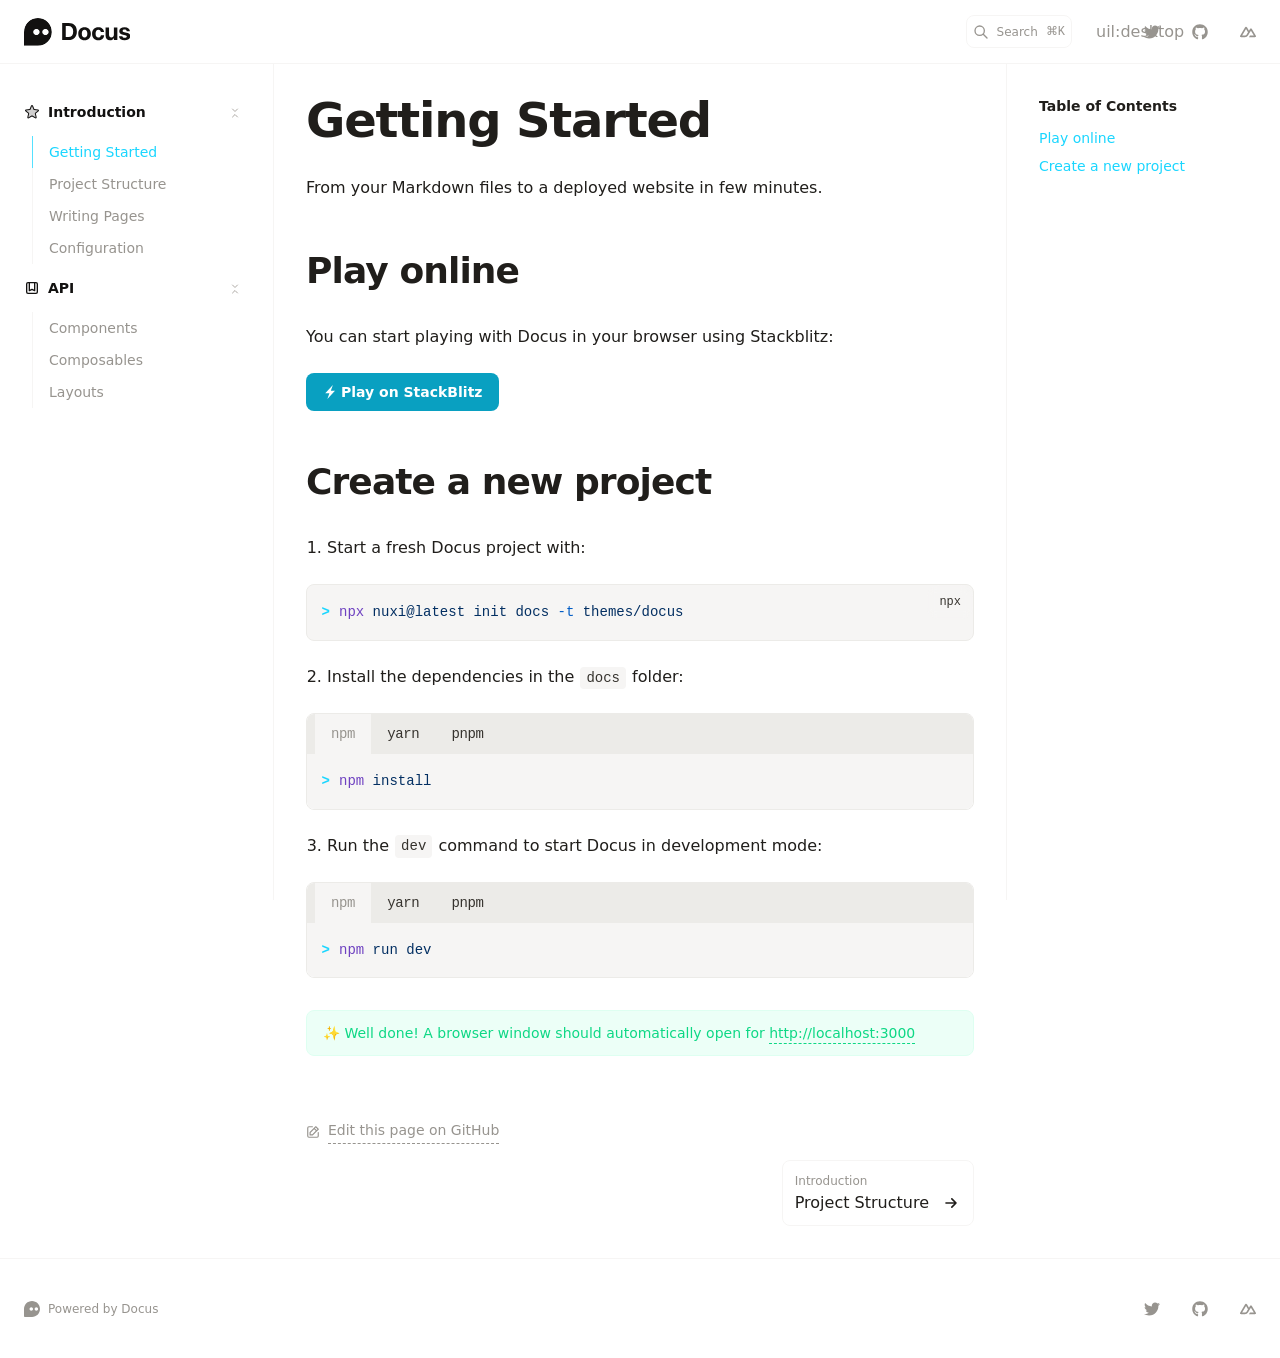
<file: introduction/getting-started/index.html>
<!DOCTYPE html><html lang="en"><head><meta charset="utf-8">
<meta name="viewport" content="width=device-width, initial-scale=1">
<title>Getting Started · Docus</title>
<meta name="twitter:card" content="summary_large_image">
<meta property="og:image" content="https://user-images.githubusercontent.com/904724/185365452-87b7ca7b-6030-4813-a2db-5e65c785bf88.png">
<meta property="og:title" content="Getting Started">
<meta name="description" content="From your Markdown files to a deployed website in few minutes.">
<meta property="og:description" content="From your Markdown files to a deployed website in few minutes.">
<link rel="preload" as="fetch" crossorigin="anonymous" href="/introduction/getting-started/_payload.json">
<link rel="stylesheet" href="/_nuxt/entry.doBn7Ics.css">
<link rel="stylesheet" href="/_nuxt/DocumentDrivenNotFound.ECVfYbeJ.css">
<link rel="stylesheet" href="/_nuxt/ButtonLink.yof0WDVq.css">
<link rel="stylesheet" href="/_nuxt/DocsPageLayout.P2tnH_3X.css">
<link rel="stylesheet" href="/_nuxt/DocsAside.d2EGK0w6.css">
<link rel="stylesheet" href="/_nuxt/ProseCodeInline.KwdU_R1r.css">
<link rel="stylesheet" href="/_nuxt/Alert.zMQcqFEF.css">
<link rel="stylesheet" href="/_nuxt/DocsPageBottom._jmllOJ6.css">
<link rel="stylesheet" href="/_nuxt/ProseA.Pmk7nWoU.css">
<link rel="stylesheet" href="/_nuxt/DocsPrevNext.TeM-eL5o.css">
<link rel="stylesheet" href="/_nuxt/DocsToc.vQ73IiYT.css">
<link rel="stylesheet" href="/_nuxt/DocsTocLinks.dLo2mTqo.css">
<link rel="stylesheet" href="/_nuxt/ProseH1.gQ3hqBEO.css">
<link rel="stylesheet" href="/_nuxt/ProseP.8KV9OGMk.css">
<link rel="stylesheet" href="/_nuxt/ProseH2.Zz2NreHT.css">
<link rel="stylesheet" href="/_nuxt/ProseOl.sffWswP-.css">
<link rel="stylesheet" href="/_nuxt/ProseLi.o_a4G4lQ.css">
<link rel="stylesheet" href="/_nuxt/ProsePre.nIRUQbb-.css">
<link rel="stylesheet" href="/_nuxt/ProseCode.GcfskpID.css">
<link rel="stylesheet" href="/_nuxt/CodeGroup.fPgYVVb5.css">
<link rel="stylesheet" href="/_nuxt/TabsHeader.3JPh8vEL.css">
<link rel="modulepreload" as="script" crossorigin href="/_nuxt/entry.e6JsoeTM.js">
<link rel="modulepreload" as="script" crossorigin href="/_nuxt/document-driven.G17Oozq8.js">
<link rel="modulepreload" as="script" crossorigin href="/_nuxt/DocumentDrivenEmpty.4b5y501z.js">
<link rel="modulepreload" as="script" crossorigin href="/_nuxt/ContentRenderer.iNBylpsn.js">
<link rel="modulepreload" as="script" crossorigin href="/_nuxt/ContentRendererMarkdown.vue.1m_-NphI.js">
<link rel="modulepreload" as="script" crossorigin href="/_nuxt/DocumentDrivenNotFound.VrJEXYca.js">
<link rel="modulepreload" as="script" crossorigin href="/_nuxt/ButtonLink.XKT833HK.js">
<link rel="modulepreload" as="script" crossorigin href="/_nuxt/slot.hWvDem63.js">
<link rel="modulepreload" as="script" crossorigin href="/_nuxt/node.V6KjywBy.js">
<link rel="modulepreload" as="script" crossorigin href="/_nuxt/IconDocus.J-T9pSj8.js">
<link rel="modulepreload" as="script" crossorigin href="/_nuxt/default.1eGMKTBE.js">
<link rel="modulepreload" as="script" crossorigin href="/_nuxt/DocsPageLayout.IqXXrzcv.js">
<link rel="modulepreload" as="script" crossorigin href="/_nuxt/DocsAside.xCcgkw-6.js">
<link rel="modulepreload" as="script" crossorigin href="/_nuxt/ProseCodeInline.CijCtRms.js">
<link rel="modulepreload" as="script" crossorigin href="/_nuxt/Alert.zcG7kL5R.js">
<link rel="modulepreload" as="script" crossorigin href="/_nuxt/DocsPageBottom.mQGZ_atJ.js">
<link rel="modulepreload" as="script" crossorigin href="/_nuxt/ProseA.OXT2HLqh.js">
<link rel="modulepreload" as="script" crossorigin href="/_nuxt/EditOnLink.vue.TVsvPkNo.js">
<link rel="modulepreload" as="script" crossorigin href="/_nuxt/DocsPrevNext.o3XwzrEq.js">
<link rel="modulepreload" as="script" crossorigin href="/_nuxt/DocsToc.gzCLtphY.js">
<link rel="modulepreload" as="script" crossorigin href="/_nuxt/DocsTocLinks.1AJ_RgoT.js">
<link rel="modulepreload" as="script" crossorigin href="/_nuxt/ContentRendererMarkdown.9oY0MtC4.js">
<link rel="modulepreload" as="script" crossorigin href="/_nuxt/EditOnLink.r4QsUQWk.js">
<link rel="modulepreload" as="script" crossorigin href="/_nuxt/ProseH1.doTrJYAu.js">
<link rel="modulepreload" as="script" crossorigin href="/_nuxt/ProseP.NuQk_JoO.js">
<link rel="modulepreload" as="script" crossorigin href="/_nuxt/ProseH2.l-d7KlIO.js">
<link rel="modulepreload" as="script" crossorigin href="/_nuxt/ProseOl.6mtxEWXl.js">
<link rel="modulepreload" as="script" crossorigin href="/_nuxt/ProseLi.40rxJvUf.js">
<link rel="modulepreload" as="script" crossorigin href="/_nuxt/ProsePre.3t1GJGWN.js">
<link rel="modulepreload" as="script" crossorigin href="/_nuxt/ProseCode.y6cKApUV.js">
<link rel="modulepreload" as="script" crossorigin href="/_nuxt/CodeGroup.B6DVSq_s.js">
<link rel="modulepreload" as="script" crossorigin href="/_nuxt/TabsHeader.CCA0hLSL.js">
<link rel="modulepreload" as="script" crossorigin href="/_nuxt/IconStackBlitz.frCrmBA1.js">
<link rel="prefetch" as="style" href="/_nuxt/page.1iptxNd3.css">
<link rel="prefetch" as="script" crossorigin href="/_nuxt/page.UNzT04aZ.js">
<link rel="prefetch" as="script" crossorigin href="/_nuxt/client-db.JNpoBG79.js">
<link rel="prefetch" as="style" href="/_nuxt/useStudio.5vfyueRC.css">
<link rel="prefetch" as="script" crossorigin href="/_nuxt/useStudio.5Qva_v03.js">
<link rel="prefetch" as="style" href="/_nuxt/error-404._LjjY-y0.css">
<link rel="prefetch" as="script" crossorigin href="/_nuxt/error-404.gWy-LdK3.js">
<link rel="prefetch" as="style" href="/_nuxt/error-500.Ke0_YfD7.css">
<link rel="prefetch" as="script" crossorigin href="/_nuxt/error-500.hh1LWUNn.js">
<script type="module" src="/_nuxt/entry.e6JsoeTM.js" crossorigin></script><style id="pinceau-runtime-hydratable">@media{.phy[--]{--puid:R1cHxP-v;}.pv-9mKyBs{padding-left:var(--elements-container-padding-mobile);padding-right:var(--elements-container-padding-mobile);}@media (min-width: 475px){.pv-9mKyBs{padding-left:var(--elements-container-padding-xs);padding-right:var(--elements-container-padding-xs);}}@media (min-width: 640px){.pv-9mKyBs{padding-left:var(--elements-container-padding-sm);padding-right:var(--elements-container-padding-sm);}}@media (min-width: 768px){.pv-9mKyBs{padding-left:var(--elements-container-padding-md);padding-right:var(--elements-container-padding-md);}}} @media{.phy[--]{--puid:FRBnQe-v;}.pv-mqnY1u{max-width:var(--elements-container-maxWidth);padding-left:var(--elements-container-padding-mobile);padding-right:var(--elements-container-padding-mobile);}@media (min-width: 475px){.pv-mqnY1u{padding-left:var(--elements-container-padding-xs);padding-right:var(--elements-container-padding-xs);}}@media (min-width: 640px){.pv-mqnY1u{padding-left:var(--elements-container-padding-sm);padding-right:var(--elements-container-padding-sm);}}@media (min-width: 768px){.pv-mqnY1u{padding-left:var(--elements-container-padding-md);padding-right:var(--elements-container-padding-md);}}} @media{.phy[--]{--puid:e2jf2U-c;}.pc-e2jf2U[data-v-52f1e365]{---ym9-button-primary:var(--color-primary-600);---a23-button-secondary:var(--color-primary-500);}} @media{.phy[--]{--puid:e2jf2U-v;}.pv-wr6baQ{padding:var(--space-2) var(--space-4);font-size:var(--text-sm-fontSize);line-height:var(--text-sm-lineHeight);}} </style><style id="pinceau-theme">@media { :root {--pinceau-mq: initial; --docus-search-results-highlight-color: white;--docus-search-results-window-maxHeight: 100%;--docus-search-results-window-maxWidth: 640px;--docus-search-results-window-marginTop: 0;--docus-search-input-borderStyle: solid;--docus-search-input-borderWidth: 1px;--docus-search-backdropFilter: blur(24px);--docus-loadingBar-gradientColorStop3: #0047e1;--docus-loadingBar-gradientColorStop2: #34cdfe;--docus-loadingBar-gradientColorStop1: #00dc82;--docus-loadingBar-height: 3px;--docus-readableLine: 78ch;--docus-footer-height: 145px;--docus-header-height: 64px;--prose-code-inline-padding: 0.2rem 0.375rem 0.2rem 0.375rem;--prose-code-block-backdropFilter: contrast(1);--prose-code-block-border-style: solid;--prose-code-block-border-width: 1px;--prose-tbody-tr-borderBottom-style: dashed;--prose-tbody-tr-borderBottom-width: 1px;--prose-th-textAlign: inherit;--prose-thead-borderBottom-style: solid;--prose-thead-borderBottom-width: 1px;--prose-thead-border-style: solid;--prose-thead-border-width: 0px;--prose-table-textAlign: start;--prose-hr-width: 1px;--prose-hr-style: solid;--prose-li-listStylePosition: outside;--prose-ol-li-markerColor: currentColor;--prose-ol-paddingInlineStart: 21px;--prose-ol-listStyleType: decimal;--prose-ul-li-markerColor: currentColor;--prose-ul-paddingInlineStart: 21px;--prose-ul-listStyleType: disc;--prose-blockquote-border-style: solid;--prose-blockquote-border-width: 4px;--prose-blockquote-quotes: '201C' '201D' '2018' '2019';--prose-blockquote-paddingInlineStart: 24px;--prose-a-code-color-hover: currentColor;--prose-a-code-color-static: currentColor;--prose-a-hasCode-borderBottom: none;--prose-a-border-distance: 2px;--prose-a-border-color-hover: currentColor;--prose-a-border-color-static: currentColor;--prose-a-border-style-hover: solid;--prose-a-border-style-static: dashed;--prose-a-border-width: 1px;--prose-a-color-static: inherit;--prose-a-textDecoration: none;--prose-h6-margin: 3rem 0 2rem;--prose-h5-margin: 3rem 0 2rem;--prose-h4-margin: 3rem 0 2rem;--prose-h3-margin: 3rem 0 2rem;--prose-h2-margin: 3rem 0 2rem;--prose-h1-margin: 0 0 2rem;--typography-lead-loose: 2;--typography-lead-relaxed: 1.625;--typography-lead-normal: 1.5;--typography-lead-snug: 1.375;--typography-lead-tight: 1.25;--typography-lead-none: 1;--typography-lead-10: 2.5rem;--typography-lead-9: 2.25rem;--typography-lead-8: 2rem;--typography-lead-7: 1.75rem;--typography-lead-6: 1.5rem;--typography-lead-5: 1.25rem;--typography-lead-4: 1rem;--typography-lead-3: .75rem;--typography-lead-2: .5rem;--typography-lead-1: .025rem;--typography-fontWeight-black: 900;--typography-fontWeight-extrabold: 800;--typography-fontWeight-bold: 700;--typography-fontWeight-semibold: 600;--typography-fontWeight-medium: 500;--typography-fontWeight-normal: 400;--typography-fontWeight-light: 300;--typography-fontWeight-extralight: 200;--typography-fontWeight-thin: 100;--typography-fontSize-9xl: 128px;--typography-fontSize-8xl: 96px;--typography-fontSize-7xl: 72px;--typography-fontSize-6xl: 60px;--typography-fontSize-5xl: 48px;--typography-fontSize-4xl: 36px;--typography-fontSize-3xl: 30px;--typography-fontSize-2xl: 24px;--typography-fontSize-xl: 20px;--typography-fontSize-lg: 18px;--typography-fontSize-base: 16px;--typography-fontSize-sm: 14px;--typography-fontSize-xs: 12px;--typography-letterSpacing-wide: 0.025em;--typography-letterSpacing-tight: -0.025em;--typography-verticalMargin-base: 24px;--typography-verticalMargin-sm: 16px;--elements-border-secondary-hover: [object Object];--elements-backdrop-background: #fffc;--elements-backdrop-filter: saturate(200%) blur(20px);--elements-container-maxWidth: 80rem;--lead-loose: 2;--lead-relaxed: 1.625;--lead-normal: 1.5;--lead-snug: 1.375;--lead-tight: 1.25;--lead-none: 1;--lead-10: 2.5rem;--lead-9: 2.25rem;--lead-8: 2rem;--lead-7: 1.75rem;--lead-6: 1.5rem;--lead-5: 1.25rem;--lead-4: 1rem;--lead-3: .75rem;--lead-2: .5rem;--lead-1: .025rem;--letterSpacing-widest: 0.1em;--letterSpacing-wider: 0.05em;--letterSpacing-wide: 0.025em;--letterSpacing-normal: 0em;--letterSpacing-tight: -0.025em;--letterSpacing-tighter: -0.05em;--fontSize-9xl: 8rem;--fontSize-8xl: 6rem;--fontSize-7xl: 4.5rem;--fontSize-6xl: 3.75rem;--fontSize-5xl: 3rem;--fontSize-4xl: 2.25rem;--fontSize-3xl: 1.875rem;--fontSize-2xl: 1.5rem;--fontSize-xl: 1.25rem;--fontSize-lg: 1.125rem;--fontSize-base: 1rem;--fontSize-sm: 0.875rem;--fontSize-xs: 0.75rem;--fontWeight-black: 900;--fontWeight-extrabold: 800;--fontWeight-bold: 700;--fontWeight-semibold: 600;--fontWeight-medium: 500;--fontWeight-normal: 400;--fontWeight-light: 300;--fontWeight-extralight: 200;--fontWeight-thin: 100;--font-mono: ui-monospace, SFMono-Regular, Menlo, Monaco, Consolas, Liberation Mono, Courier New, monospace;--font-serif: ui-serif, Georgia, Cambria, Times New Roman, Times, serif;--font-sans: ui-sans-serif, system-ui, -apple-system, BlinkMacSystemFont, Segoe UI, Roboto, Helvetica Neue, Arial, Noto Sans, sans-serif, Apple Color Emoji, Segoe UI Emoji, Segoe UI Symbol, Noto Color Emoji;--opacity-total: 1;--opacity-high: 0.8;--opacity-medium: 0.5;--opacity-soft: 0.3;--opacity-light: 0.15;--opacity-bright: 0.1;--opacity-noOpacity: 0;--borderWidth-lg: 3px;--borderWidth-md: 2px;--borderWidth-sm: 1px;--borderWidth-noBorder: 0;--space-rem-875: 0.875rem;--space-rem-625: 0.625rem;--space-rem-375: 0.375rem;--space-rem-125: 0.125rem;--space-px: 1px;--space-128: 32rem;--space-96: 24rem;--space-80: 20rem;--space-72: 18rem;--space-64: 16rem;--space-60: 15rem;--space-56: 14rem;--space-52: 13rem;--space-48: 12rem;--space-44: 11rem;--space-40: 10rem;--space-36: 9rem;--space-32: 8rem;--space-28: 7rem;--space-24: 6rem;--space-20: 5rem;--space-16: 4rem;--space-14: 3.5rem;--space-12: 3rem;--space-11: 2.75rem;--space-10: 2.5rem;--space-9: 2.25rem;--space-8: 2rem;--space-7: 1.75rem;--space-6: 1.5rem;--space-5: 1.25rem;--space-4: 1rem;--space-3: 0.75rem;--space-2: 0.5rem;--space-1: 0.25rem;--space-0: 0px;--size-full: 100%;--size-7xl: 80rem;--size-6xl: 72rem;--size-5xl: 64rem;--size-4xl: 56rem;--size-3xl: 48rem;--size-2xl: 42rem;--size-xl: 36rem;--size-lg: 32rem;--size-md: 28rem;--size-sm: 24rem;--size-xs: 20rem;--size-200: 200px;--size-104: 104px;--size-80: 80px;--size-64: 64px;--size-56: 56px;--size-48: 48px;--size-40: 40px;--size-32: 32px;--size-24: 24px;--size-20: 20px;--size-16: 16px;--size-12: 12px;--size-8: 8px;--size-6: 6px;--size-4: 4px;--size-2: 2px;--size-0: 0px;--radii-full: 9999px;--radii-3xl: 1.75rem;--radii-2xl: 1.5rem;--radii-xl: 1rem;--radii-lg: 0.75rem;--radii-md: 0.5rem;--radii-sm: 0.375rem;--radii-xs: 0.25rem;--radii-2xs: 0.125rem;--radii-none: 0px;--shadow-none: 0px 0px 0px 0px transparent;--height-screen: 100vh;--width-screen: 100vw;--color-primary-900: #001A1F;--color-primary-800: #00232B;--color-primary-700: #024757;--color-primary-600: #09A0C1;--color-primary-500: #1AD6FF;--color-primary-400: #55E1FF;--color-primary-300: #82E3FF;--color-primary-200: #C5F2FF;--color-primary-100: #DCF7FF;--color-primary-50: #F1FCFF;--color-ruby-900: #380011;--color-ruby-800: #700021;--color-ruby-700: #a90032;--color-ruby-600: #e10043;--color-ruby-500: #ff1a5e;--color-ruby-400: #ff4079;--color-ruby-300: #ff6694;--color-ruby-200: #ff8dae;--color-ruby-100: #ffb3c9;--color-ruby-50: #ffd9e4;--color-pink-900: #380025;--color-pink-800: #70004b;--color-pink-700: #a90070;--color-pink-600: #e10095;--color-pink-500: #ff1ab2;--color-pink-400: #ff40bf;--color-pink-300: #ff66cc;--color-pink-200: #ff8dd8;--color-pink-100: #ffb3e5;--color-pink-50: #ffd9f2;--color-purple-900: #190038;--color-purple-800: #330070;--color-purple-700: #4c00a9;--color-purple-600: #6500e1;--color-purple-500: #811aff;--color-purple-400: #9640ff;--color-purple-300: #ab66ff;--color-purple-200: #c08dff;--color-purple-100: #d5b3ff;--color-purple-50: #ead9ff;--color-royalblue-900: #0b0531;--color-royalblue-800: #160a62;--color-royalblue-700: #211093;--color-royalblue-600: #2c15c4;--color-royalblue-500: #4127e8;--color-royalblue-400: #614bec;--color-royalblue-300: #806ff0;--color-royalblue-200: #a093f3;--color-royalblue-100: #c0b7f7;--color-royalblue-50: #dfdbfb;--color-indigoblue-900: #001238;--color-indigoblue-800: #002370;--color-indigoblue-700: #0035a9;--color-indigoblue-600: #0047e1;--color-indigoblue-500: #1a62ff;--color-indigoblue-400: #407cff;--color-indigoblue-300: #6696ff;--color-indigoblue-200: #8db0ff;--color-indigoblue-100: #b3cbff;--color-indigoblue-50: #d9e5ff;--color-blue-900: #00131D;--color-blue-800: #002235;--color-blue-700: #014267;--color-blue-600: #0069A6;--color-blue-500: #1AADFF;--color-blue-400: #64C7FF;--color-blue-300: #A1DDFF;--color-blue-200: #C6EAFF;--color-blue-100: #DFF3FF;--color-blue-50: #F2FAFF;--color-lightblue-900: #002e38;--color-lightblue-800: #005c70;--color-lightblue-700: #008aa9;--color-lightblue-600: #00b9e1;--color-lightblue-500: #1ad6ff;--color-lightblue-400: #40ddff;--color-lightblue-300: #66e4ff;--color-lightblue-200: #8deaff;--color-lightblue-100: #b3f1ff;--color-lightblue-50: #d9f8ff;--color-teal-900: #062a28;--color-teal-800: #0b544f;--color-teal-700: #117d77;--color-teal-600: #16a79e;--color-teal-500: #1cd1c6;--color-teal-400: #36e4da;--color-teal-300: #5fe9e1;--color-teal-200: #87efe9;--color-teal-100: #aff4f0;--color-teal-50: #d7faf8;--color-pear-900: #2a2b09;--color-pear-800: #545512;--color-pear-700: #7e801b;--color-pear-600: #a8aa24;--color-pear-500: #d0d32f;--color-pear-400: #d8da52;--color-pear-300: #e0e274;--color-pear-200: #e8e997;--color-pear-100: #eff0ba;--color-pear-50: #f7f8dc;--color-red-900: #1C0301;--color-red-800: #340A01;--color-red-700: #701704;--color-red-600: #BB2402;--color-red-500: #FF3B10;--color-red-400: #FF7353;--color-red-300: #FFA692;--color-red-200: #FFDED7;--color-red-100: #FFF3F0;--color-red-50: #FFF9F8;--color-orange-900: #381800;--color-orange-800: #702f00;--color-orange-700: #a94700;--color-orange-600: #e15e00;--color-orange-500: #ff7a1a;--color-orange-400: #ff9040;--color-orange-300: #ffa666;--color-orange-200: #ffbd8d;--color-orange-100: #ffd3b3;--color-orange-50: #ffe9d9;--color-yellow-900: #1B1500;--color-yellow-800: #292100;--color-yellow-700: #614E02;--color-yellow-600: #CBA408;--color-yellow-500: #FBCA05;--color-yellow-400: #FFDC4E;--color-yellow-300: #FFE372;--color-yellow-200: #FFF0B1;--color-yellow-100: #FFF6D3;--color-yellow-50: #FFFCEE;--color-green-900: #00190F;--color-green-800: #002817;--color-green-700: #006037;--color-green-600: #00B467;--color-green-500: #0DD885;--color-green-400: #3CEEA5;--color-green-300: #86FBCB;--color-green-200: #C3FFE6;--color-green-100: #DEFFF1;--color-green-50: #ECFFF7;--color-gray-900: #121110;--color-gray-800: #201E1B;--color-gray-700: #36332E;--color-gray-600: #67635D;--color-gray-500: #97948F;--color-gray-400: #ADA9A4;--color-gray-300: #DBD9D3;--color-gray-200: #ECEBE8;--color-gray-100: #F6F5F4;--color-gray-50: #FBFBFB;--color-black: #0B0A0A;--color-white: #ffffff;--media-portrait: only screen and (orientation: portrait);--media-landscape: only screen and (orientation: landscape);--media-rm: (prefers-reduced-motion: reduce);--media-2xl: (min-width: 1536px);--media-xl: (min-width: 1280px);--media-lg: (min-width: 1024px);--media-md: (min-width: 768px);--media-sm: (min-width: 640px);--media-xs: (min-width: 475px);--docus-search-results-highlight-backgroundColor: var(--color-primary-500);--docus-search-results-selected-backgroundColor: var(--color-gray-300);--docus-search-results-window-borderRadius: none;--docus-search-results-window-marginX: 0;--docus-search-input-backgroundColor: var(--color-gray-200);--docus-search-input-padding: var(--space-2) var(--space-4);--docus-search-input-gap: var(--space-2);--docus-search-input-fontSize: var(--fontSize-sm);--docus-search-input-borderColor: var(--color-gray-200);--docus-search-input-borderRadius: var(--radii-2xs);--docus-footer-padding: var(--space-4) 0;--docus-header-title-color-hover: var(--color-primary-500);--docus-header-title-color-static: var(--color-gray-900);--docus-header-title-fontWeight: var(--fontWeight-bold);--docus-header-title-fontSize: var(--fontSize-2xl);--docus-header-logo-height: var(--space-6);--docus-body-fontFamily: var(--font-sans);--docus-body-color: var(--color-gray-800);--docus-body-backgroundColor: var(--color-white);--prose-code-inline-fontWeight: var(--typography-fontWeight-normal);--prose-code-inline-fontSize: var(--typography-fontSize-sm);--prose-code-inline-borderRadius: var(--radii-xs);--prose-code-block-pre-padding: var(--typography-verticalMargin-sm);--prose-code-block-margin: var(--typography-verticalMargin-base) 0;--prose-code-block-fontSize: var(--typography-fontSize-sm);--prose-tbody-code-inline-fontSize: var(--typography-fontSize-sm);--prose-tbody-td-padding: var(--typography-verticalMargin-sm);--prose-th-fontWeight: var(--typography-fontWeight-semibold);--prose-th-padding: 0 var(--typography-verticalMargin-sm) var(--typography-verticalMargin-sm) var(--typography-verticalMargin-sm);--prose-table-lineHeight: var(--typography-lead-6);--prose-table-fontSize: var(--typography-fontSize-sm);--prose-table-margin: var(--typography-verticalMargin-base) 0;--prose-hr-margin: var(--typography-verticalMargin-base) 0;--prose-li-margin: var(--typography-verticalMargin-sm) 0;--prose-ol-margin: var(--typography-verticalMargin-base) 0;--prose-ul-margin: var(--typography-verticalMargin-base) 0;--prose-blockquote-margin: var(--typography-verticalMargin-base) 0;--prose-a-code-border-style: var(--prose-a-border-style-static);--prose-a-code-border-width: var(--prose-a-border-width);--prose-a-fontWeight: var(--typography-fontWeight-medium);--prose-img-margin: var(--typography-verticalMargin-base) 0;--prose-strong-fontWeight: var(--typography-fontWeight-semibold);--prose-h6-iconSize: var(--typography-fontSize-base);--prose-h6-fontWeight: var(--typography-fontWeight-semibold);--prose-h6-lineHeight: var(--typography-lead-normal);--prose-h6-fontSize: var(--typography-fontSize-lg);--prose-h5-iconSize: var(--typography-fontSize-lg);--prose-h5-fontWeight: var(--typography-fontWeight-semibold);--prose-h5-lineHeight: var(--typography-lead-snug);--prose-h5-fontSize: var(--typography-fontSize-xl);--prose-h4-iconSize: var(--typography-fontSize-lg);--prose-h4-letterSpacing: var(--typography-letterSpacing-tight);--prose-h4-fontWeight: var(--typography-fontWeight-semibold);--prose-h4-lineHeight: var(--typography-lead-snug);--prose-h4-fontSize: var(--typography-fontSize-2xl);--prose-h3-iconSize: var(--typography-fontSize-xl);--prose-h3-letterSpacing: var(--typography-letterSpacing-tight);--prose-h3-fontWeight: var(--typography-fontWeight-semibold);--prose-h3-lineHeight: var(--typography-lead-snug);--prose-h3-fontSize: var(--typography-fontSize-3xl);--prose-h2-iconSize: var(--typography-fontSize-2xl);--prose-h2-letterSpacing: var(--typography-letterSpacing-tight);--prose-h2-fontWeight: var(--typography-fontWeight-semibold);--prose-h2-lineHeight: var(--typography-lead-tight);--prose-h2-fontSize: var(--typography-fontSize-4xl);--prose-h1-iconSize: var(--typography-fontSize-3xl);--prose-h1-letterSpacing: var(--typography-letterSpacing-tight);--prose-h1-fontWeight: var(--typography-fontWeight-bold);--prose-h1-lineHeight: var(--typography-lead-tight);--prose-h1-fontSize: var(--typography-fontSize-5xl);--prose-p-br-margin: var(--typography-verticalMargin-base) 0 0 0;--prose-p-margin: var(--typography-verticalMargin-base) 0;--prose-p-lineHeight: var(--typography-lead-normal);--prose-p-fontSize: var(--typography-fontSize-base);--typography-color-secondary-900: var(--color-gray-900);--typography-color-secondary-800: var(--color-gray-800);--typography-color-secondary-700: var(--color-gray-700);--typography-color-secondary-600: var(--color-gray-600);--typography-color-secondary-500: var(--color-gray-500);--typography-color-secondary-400: var(--color-gray-400);--typography-color-secondary-300: var(--color-gray-300);--typography-color-secondary-200: var(--color-gray-200);--typography-color-secondary-100: var(--color-gray-100);--typography-color-secondary-50: var(--color-gray-50);--typography-color-primary-900: var(--color-primary-900);--typography-color-primary-800: var(--color-primary-800);--typography-color-primary-700: var(--color-primary-700);--typography-color-primary-600: var(--color-primary-600);--typography-color-primary-500: var(--color-primary-500);--typography-color-primary-400: var(--color-primary-400);--typography-color-primary-300: var(--color-primary-300);--typography-color-primary-200: var(--color-primary-200);--typography-color-primary-100: var(--color-primary-100);--typography-color-primary-50: var(--color-primary-50);--typography-font-code: var(--font-mono);--typography-font-body: var(--font-sans);--typography-font-display: var(--font-sans);--typography-body-backgroundColor: var(--color-white);--typography-body-color: var(--color-black);--elements-state-danger-borderColor-secondary: var(--color-red-200);--elements-state-danger-borderColor-primary: var(--color-red-100);--elements-state-danger-backgroundColor-secondary: var(--color-red-100);--elements-state-danger-backgroundColor-primary: var(--color-red-50);--elements-state-danger-color-secondary: var(--color-red-600);--elements-state-danger-color-primary: var(--color-red-500);--elements-state-warning-borderColor-secondary: var(--color-yellow-200);--elements-state-warning-borderColor-primary: var(--color-yellow-100);--elements-state-warning-backgroundColor-secondary: var(--color-yellow-100);--elements-state-warning-backgroundColor-primary: var(--color-yellow-50);--elements-state-warning-color-secondary: var(--color-yellow-700);--elements-state-warning-color-primary: var(--color-yellow-600);--elements-state-success-borderColor-secondary: var(--color-green-200);--elements-state-success-borderColor-primary: var(--color-green-100);--elements-state-success-backgroundColor-secondary: var(--color-green-100);--elements-state-success-backgroundColor-primary: var(--color-green-50);--elements-state-success-color-secondary: var(--color-green-600);--elements-state-success-color-primary: var(--color-green-500);--elements-state-info-borderColor-secondary: var(--color-blue-200);--elements-state-info-borderColor-primary: var(--color-blue-100);--elements-state-info-backgroundColor-secondary: var(--color-blue-100);--elements-state-info-backgroundColor-primary: var(--color-blue-50);--elements-state-info-color-secondary: var(--color-blue-600);--elements-state-info-color-primary: var(--color-blue-500);--elements-state-primary-borderColor-secondary: var(--color-primary-200);--elements-state-primary-borderColor-primary: var(--color-primary-100);--elements-state-primary-backgroundColor-secondary: var(--color-primary-100);--elements-state-primary-backgroundColor-primary: var(--color-primary-50);--elements-state-primary-color-secondary: var(--color-primary-700);--elements-state-primary-color-primary: var(--color-primary-600);--elements-surface-secondary-backgroundColor: var(--color-gray-200);--elements-surface-primary-backgroundColor: var(--color-gray-100);--elements-surface-background-base: var(--color-gray-100);--elements-border-secondary-static: var(--color-gray-200);--elements-border-primary-hover: var(--color-gray-200);--elements-border-primary-static: var(--color-gray-100);--elements-container-padding-md: var(--space-6);--elements-container-padding-sm: var(--space-6);--elements-container-padding-xs: var(--space-4);--elements-container-padding-mobile: var(--space-4);--elements-text-secondary-color-hover: var(--color-gray-700);--elements-text-secondary-color-static: var(--color-gray-500);--elements-text-primary-color-static: var(--color-gray-900);--text-6xl-lineHeight: var(--lead-none);--text-6xl-fontSize: var(--fontSize-6xl);--text-5xl-lineHeight: var(--lead-none);--text-5xl-fontSize: var(--fontSize-5xl);--text-4xl-lineHeight: var(--lead-10);--text-4xl-fontSize: var(--fontSize-4xl);--text-3xl-lineHeight: var(--lead-9);--text-3xl-fontSize: var(--fontSize-3xl);--text-2xl-lineHeight: var(--lead-8);--text-2xl-fontSize: var(--fontSize-2xl);--text-xl-lineHeight: var(--lead-7);--text-xl-fontSize: var(--fontSize-xl);--text-lg-lineHeight: var(--lead-7);--text-lg-fontSize: var(--fontSize-lg);--text-base-lineHeight: var(--lead-6);--text-base-fontSize: var(--fontSize-base);--text-sm-lineHeight: var(--lead-5);--text-sm-fontSize: var(--fontSize-sm);--text-xs-lineHeight: var(--lead-4);--text-xs-fontSize: var(--fontSize-xs);--color-shadow: var(--color-gray-400);--color-secondary-900: var(--color-gray-900);--color-secondary-800: var(--color-gray-800);--color-secondary-700: var(--color-gray-700);--color-secondary-600: var(--color-gray-600);--color-secondary-500: var(--color-gray-500);--color-secondary-400: var(--color-gray-400);--color-secondary-300: var(--color-gray-300);--color-secondary-200: var(--color-gray-200);--color-secondary-100: var(--color-gray-100);--color-secondary-50: var(--color-gray-50);--prose-code-inline-backgroundColor: var(--typography-color-secondary-100);--prose-code-inline-color: var(--typography-color-secondary-700);--prose-code-block-backgroundColor: var(--typography-color-secondary-100);--prose-code-block-color: var(--typography-color-secondary-700);--prose-code-block-border-color: var(--typography-color-secondary-200);--prose-tbody-tr-borderBottom-color: var(--typography-color-secondary-200);--prose-th-color: var(--typography-color-secondary-600);--prose-thead-borderBottom-color: var(--typography-color-secondary-200);--prose-thead-border-color: var(--typography-color-secondary-300);--prose-hr-color: var(--typography-color-secondary-200);--prose-blockquote-border-color: var(--typography-color-secondary-200);--prose-blockquote-color: var(--typography-color-secondary-500);--prose-a-code-background-hover: var(--typography-color-primary-50);--prose-a-code-border-color-hover: var(--typography-color-primary-500);--prose-a-code-border-color-static: var(--typography-color-secondary-400);--prose-a-color-hover: var(--typography-color-primary-500);--shadow-2xl: 0px 25px 50px -12px var(--color-shadow);--shadow-xl: 0px 20px 25px -5px var(--color-shadow), 0px 8px 10px -6px var(--color-shadow);--shadow-lg: 0px 10px 15px -3px var(--color-shadow), 0px 4px 6px -4px var(--color-shadow);--shadow-md: 0px 4px 6px -1px var(--color-shadow), 0px 2px 4px -2px var(--color-shadow);--shadow-sm: 0px 1px 3px 0px var(--color-shadow), 0px 1px 2px -1px var(--color-shadow);--shadow-xs: 0px 1px 2px 0px var(--color-shadow); } }@media { :root.dark {--pinceau-mq: dark; --prose-code-block-backdropFilter: contrast(1);--prose-ol-li-markerColor: currentColor;--prose-ul-li-markerColor: currentColor;--prose-a-code-color-hover: currentColor;--prose-a-code-color-static: currentColor;--prose-a-border-color-hover: currentColor;--prose-a-border-color-static: currentColor;--prose-a-color-static: inherit;--elements-backdrop-background: #0c0d0ccc;--docus-search-results-selected-backgroundColor: var(--color-gray-700);--docus-search-input-backgroundColor: var(--color-gray-800);--docus-search-input-borderColor: transparent;--docus-header-title-color-static: var(--color-gray-100);--docus-body-color: var(--color-gray-200);--docus-body-backgroundColor: var(--color-black);--typography-body-backgroundColor: var(--color-black);--typography-body-color: var(--color-white);--elements-state-danger-borderColor-secondary: var(--color-red-700);--elements-state-danger-borderColor-primary: var(--color-red-800);--elements-state-danger-backgroundColor-secondary: var(--color-red-800);--elements-state-danger-backgroundColor-primary: var(--color-red-900);--elements-state-danger-color-secondary: var(--color-red-200);--elements-state-danger-color-primary: var(--color-red-300);--elements-state-warning-borderColor-secondary: var(--color-yellow-700);--elements-state-warning-borderColor-primary: var(--color-yellow-800);--elements-state-warning-backgroundColor-secondary: var(--color-yellow-800);--elements-state-warning-backgroundColor-primary: var(--color-yellow-900);--elements-state-warning-color-secondary: var(--color-yellow-200);--elements-state-warning-color-primary: var(--color-yellow-400);--elements-state-success-borderColor-secondary: var(--color-green-700);--elements-state-success-borderColor-primary: var(--color-green-800);--elements-state-success-backgroundColor-secondary: var(--color-green-800);--elements-state-success-backgroundColor-primary: var(--color-green-900);--elements-state-success-color-secondary: var(--color-green-200);--elements-state-success-color-primary: var(--color-green-400);--elements-state-info-borderColor-secondary: var(--color-blue-700);--elements-state-info-borderColor-primary: var(--color-blue-800);--elements-state-info-backgroundColor-secondary: var(--color-blue-800);--elements-state-info-backgroundColor-primary: var(--color-blue-900);--elements-state-info-color-secondary: var(--color-blue-200);--elements-state-info-color-primary: var(--color-blue-400);--elements-state-primary-borderColor-secondary: var(--color-primary-700);--elements-state-primary-borderColor-primary: var(--color-primary-800);--elements-state-primary-backgroundColor-secondary: var(--color-primary-800);--elements-state-primary-backgroundColor-primary: var(--color-primary-900);--elements-state-primary-color-secondary: var(--color-primary-200);--elements-state-primary-color-primary: var(--color-primary-400);--elements-surface-secondary-backgroundColor: var(--color-gray-800);--elements-surface-primary-backgroundColor: var(--color-gray-900);--elements-surface-background-base: var(--color-gray-900);--elements-border-secondary-static: var(--color-gray-800);--elements-border-primary-hover: var(--color-gray-800);--elements-border-primary-static: var(--color-gray-900);--elements-text-secondary-color-hover: var(--color-gray-200);--elements-text-secondary-color-static: var(--color-gray-400);--elements-text-primary-color-static: var(--color-gray-50);--color-shadow: var(--color-gray-800);--prose-code-inline-backgroundColor: var(--typography-color-secondary-800);--prose-code-inline-color: var(--typography-color-secondary-200);--prose-code-block-backgroundColor: var(--typography-color-secondary-900);--prose-code-block-color: var(--typography-color-secondary-200);--prose-code-block-border-color: var(--typography-color-secondary-800);--prose-tbody-tr-borderBottom-color: var(--typography-color-secondary-800);--prose-th-color: var(--typography-color-secondary-400);--prose-thead-borderBottom-color: var(--typography-color-secondary-800);--prose-thead-border-color: var(--typography-color-secondary-600);--prose-hr-color: var(--typography-color-secondary-800);--prose-blockquote-border-color: var(--typography-color-secondary-700);--prose-blockquote-color: var(--typography-color-secondary-400);--prose-a-code-background-hover: var(--typography-color-primary-900);--prose-a-code-border-color-hover: var(--typography-color-primary-600);--prose-a-code-border-color-static: var(--typography-color-secondary-600);--prose-a-color-hover: var(--typography-color-primary-400); } }@media (min-width: 640px) { :root {--pinceau-mq: sm; --docus-search-results-window-maxHeight: 320px;--docus-search-results-window-marginTop: 20vh;--docus-footer-height: 100px;--docus-search-results-window-borderRadius: var(--radii-xs);--docus-search-results-window-marginX: var(--space-4);--docus-header-logo-height: var(--space-7); } }</style><script>"use strict";(()=>{const a=window,e=document.documentElement,m=["dark","light"],c=window&&window.localStorage&&window.localStorage.getItem&&window.localStorage.getItem("nuxt-color-mode")||"system";let n=c==="system"?d():c;const l=e.getAttribute("data-color-mode-forced");l&&(n=l),i(n),a["__NUXT_COLOR_MODE__"]={preference:c,value:n,getColorScheme:d,addColorScheme:i,removeColorScheme:f};function i(o){const t=""+o+"",s="theme";e.classList?e.classList.add(t):e.className+=" "+t,s&&e.setAttribute("data-"+s,o)}function f(o){const t=""+o+"",s="theme";e.classList?e.classList.remove(t):e.className=e.className.replace(new RegExp(t,"g"),""),s&&e.removeAttribute("data-"+s)}function r(o){return a.matchMedia("(prefers-color-scheme"+o+")")}function d(){if(a.matchMedia&&r("").media!=="not all"){for(const o of m)if(r(":"+o).matches)return o}return"light"}})();
</script></head><body><!----><!--teleport anchor--><!----><!--teleport anchor--><div id="__nuxt"><div class="app-layout" data-v-d08d0d6e><div class="nuxt-progress" style="width:0%;opacity:0;background-size:Infinity% auto;" data-v-d08d0d6e></div><header class="has-dialog" data-v-d08d0d6e data-v-71e96f87><div class="container pv-9mKyBs pc-R1cHxP" data-v-71e96f87 data-v-65048bf3><!--[--><div class="section left" data-v-71e96f87><!--[--><button aria-label="Menu" data-v-0a340b05><svg xmlns="http://www.w3.org/2000/svg" xmlns:xlink="http://www.w3.org/1999/xlink" role="img" class="icon" data-v-0a340b05 style="" width="1em" height="1em" viewBox="0 0 24 24" data-v-60a64bd7><path fill="none" stroke="currentColor" stroke-linecap="round" stroke-linejoin="round" stroke-width="2" d="M4 6h16M4 12h16M4 18h16"/></svg></button><!--teleport start--><!--teleport end--><!--]--><a href="/" class="navbar-logo" aria-label="Docus" data-v-71e96f87 data-v-503cd687><span class="logo" data-v-503cd687><svg viewbox="0 0 167 44" fill="none" xmlns="http://www.w3.org/2000/svg" data-v-503cd687 data-v-d8492e0f><path d="M60 34.5945H70.2569C78.3172 34.5945 83.064 29.6369 83.064 21.1959V21.159C83.064 12.7365 78.2986 8 70.2569 8H60V34.5945ZM65.6217 29.987V12.5891H69.5867C74.5197 12.5891 77.3306 15.63 77.3306 21.1775V21.2143C77.3306 26.9645 74.6128 29.987 69.5867 29.987H65.6217Z" fill="currentColor" data-v-d8492e0f></path><path d="M95.1966 35C101.228 35 105.081 31.1666 105.081 24.716V24.6792C105.081 18.284 101.153 14.4321 95.178 14.4321C89.2211 14.4321 85.312 18.3208 85.312 24.6792V24.716C85.312 31.1481 89.1281 35 95.1966 35ZM95.2152 30.7795C92.5346 30.7795 90.8407 28.5863 90.8407 24.716V24.6792C90.8407 20.8642 92.5532 18.6526 95.178 18.6526C97.8213 18.6526 99.5525 20.8642 99.5525 24.6792V24.716C99.5525 28.5679 97.8585 30.7795 95.2152 30.7795Z" fill="currentColor" data-v-d8492e0f></path><path d="M116.823 35C122.147 35 125.59 31.7195 125.851 27.4068V27.2962H120.788L120.769 27.4621C120.397 29.4526 119.038 30.7795 116.86 30.7795C114.179 30.7795 112.504 28.5863 112.504 24.716V24.6976C112.504 20.9195 114.179 18.6526 116.841 18.6526C119.094 18.6526 120.415 20.0901 120.751 21.97L120.788 22.1358H125.832V22.0068C125.628 17.7311 122.184 14.4321 116.767 14.4321C110.792 14.4321 106.975 18.3577 106.975 24.6792V24.6976C106.975 31.0744 110.736 35 116.823 35Z" fill="currentColor" data-v-d8492e0f></path><path d="M135.08 35C138.095 35 140.143 33.5993 141.167 31.3324H141.278V34.5945H146.714V14.8375H141.278V26.1904C141.278 28.7706 139.733 30.5399 137.295 30.5399C134.856 30.5399 133.628 29.0471 133.628 26.4669V14.8375H128.192V27.5911C128.192 32.2171 130.687 35 135.08 35Z" fill="currentColor" data-v-d8492e0f></path><path d="M158.27 35C163.407 35 167 32.4567 167 28.5863V28.5679C167 25.656 165.287 24.0341 161.118 23.1679L157.73 22.4491C155.719 22.0253 155.031 21.3618 155.031 20.3481V20.3297C155.031 19.058 156.203 18.2287 158.083 18.2287C160.094 18.2287 161.267 19.2976 161.453 20.7167L161.471 20.8642H166.479V20.6799C166.348 17.215 163.389 14.4321 158.083 14.4321C153.001 14.4321 149.725 16.8648 149.725 20.6246V20.643C149.725 23.5918 151.68 25.5085 155.552 26.3195L158.94 27.0198C160.894 27.4437 161.564 28.0519 161.564 29.1024V29.1208C161.564 30.3925 160.317 31.185 158.27 31.185C156.092 31.185 154.919 30.2819 154.565 28.7338L154.528 28.5679H149.223L149.241 28.7338C149.669 32.4751 152.741 35 158.27 35Z" fill="currentColor" data-v-d8492e0f></path><mask id="mask0_109_36" style="mask-type:alpha;" maskUnits="userSpaceOnUse" x="0" y="0" width="44" height="44" data-v-d8492e0f><path fill-rule="evenodd" clip-rule="evenodd" d="M0 21.8104C0 9.76479 9.80347 0 21.8967 0C33.99 0 43.7935 9.76479 43.7935 21.8104C43.7935 33.8559 33.99 43.6207 21.8967 43.6207H0V21.8104ZM19.5294 17.0944C22.1442 17.0944 24.2641 19.2059 24.2641 21.8104C24.2641 24.4148 22.1442 26.526 19.5294 26.526C16.9147 26.526 14.7948 24.4148 14.7948 21.8101C14.7948 19.2059 16.9147 17.0944 19.5294 17.0944V17.0944ZM38.4674 21.8104C38.4674 19.2059 36.3475 17.0944 33.7328 17.0944C31.1183 17.0944 28.9984 19.2059 28.9984 21.8104C28.9984 24.4148 31.1183 26.526 33.7328 26.526C36.3475 26.526 38.4674 24.4148 38.4674 21.8101V21.8104Z" fill="white" data-v-d8492e0f></path></mask><g mask="url(#mask0_109_36)" data-v-d8492e0f><path fill-rule="evenodd" clip-rule="evenodd" d="M0 21.8104C0 9.76479 9.80347 0 21.8967 0C33.99 0 43.7935 9.76479 43.7935 21.8104C43.7935 33.8559 33.99 43.6207 21.8967 43.6207H0V21.8104ZM19.5294 17.0944C22.1442 17.0944 24.2641 19.2059 24.2641 21.8104C24.2641 24.4148 22.1442 26.526 19.5294 26.526C16.9147 26.526 14.7948 24.4148 14.7948 21.8101C14.7948 19.2059 16.9147 17.0944 19.5294 17.0944V17.0944ZM38.4674 21.8104C38.4674 19.2059 36.3475 17.0944 33.7328 17.0944C31.1183 17.0944 28.9984 19.2059 28.9984 21.8104C28.9984 24.4148 31.1183 26.526 33.7328 26.526C36.3475 26.526 38.4674 24.4148 38.4674 21.8101V21.8104Z" fill="currentColor" data-v-d8492e0f></path><path d="M9.9987e-06 43.6206H-0.156525V43.7762H9.9987e-06V43.6206ZM21.8967 -0.156006C9.71704 -0.156006 -0.156525 9.67861 -0.156525 21.8106H0.156545C0.156545 9.8508 9.88991 0.155828 21.8967 0.155828V-0.156006ZM43.9497 21.8103C43.9497 9.67861 34.0764 -0.156006 21.8967 -0.156006V0.155828C33.9036 0.155828 43.6369 9.8508 43.6369 21.8103H43.9497ZM21.8967 43.7762C34.0764 43.7762 43.9497 33.9419 43.9497 21.8103H43.6369C43.6369 33.7697 33.9036 43.4647 21.8967 43.4647V43.7762V43.7762ZM9.9987e-06 43.7762H21.8967V43.4647H9.9987e-06V43.7762ZM-0.156525 21.8103V43.6206H0.156545V21.8103H-0.156525ZM24.4203 21.8103C24.4203 19.1197 22.2306 16.9387 19.5294 16.9387V17.2502C22.0577 17.2502 24.1075 19.2916 24.1075 21.8103H24.4203V21.8103ZM19.5294 26.6816C22.2306 26.6816 24.4203 24.5005 24.4203 21.8103H24.1075C24.1075 24.3286 22.058 26.37 19.5294 26.37V26.6816V26.6816ZM14.6385 21.8106C14.6385 24.5008 16.8282 26.6819 19.5294 26.6819V26.3703C17.0011 26.3703 14.9513 24.3289 14.9513 21.8106H14.6385ZM19.5297 16.9387C16.8285 16.9387 14.6388 19.1197 14.6388 21.8103H14.9516C14.9516 19.2916 17.0011 17.2502 19.5297 17.2502V16.9387ZM33.7331 17.2502C36.2617 17.2502 38.3112 19.2916 38.3112 21.8103H38.624C38.624 19.1197 36.4343 16.9387 33.7331 16.9387V17.2502V17.2502ZM29.155 21.8103C29.155 19.2916 31.2045 17.2502 33.7328 17.2502V16.9387C31.0319 16.9387 28.8422 19.1197 28.8422 21.8103H29.155ZM33.7328 26.37C31.2045 26.37 29.155 24.3286 29.155 21.8103H28.8422C28.8422 24.5005 31.0319 26.6816 33.7328 26.6816V26.37ZM38.3109 21.8106C38.3109 24.3289 36.2614 26.3703 33.7328 26.3703V26.6819C36.434 26.6819 38.6237 24.5008 38.6237 21.8106H38.3109Z" fill="currentColor" data-v-d8492e0f></path></g></svg></span></a></div><div class="section center" data-v-71e96f87><a href="/" class="navbar-logo" aria-label="Docus" data-v-71e96f87 data-v-503cd687><span class="logo" data-v-503cd687><svg viewbox="0 0 167 44" fill="none" xmlns="http://www.w3.org/2000/svg" data-v-503cd687 data-v-d8492e0f><path d="M60 34.5945H70.2569C78.3172 34.5945 83.064 29.6369 83.064 21.1959V21.159C83.064 12.7365 78.2986 8 70.2569 8H60V34.5945ZM65.6217 29.987V12.5891H69.5867C74.5197 12.5891 77.3306 15.63 77.3306 21.1775V21.2143C77.3306 26.9645 74.6128 29.987 69.5867 29.987H65.6217Z" fill="currentColor" data-v-d8492e0f></path><path d="M95.1966 35C101.228 35 105.081 31.1666 105.081 24.716V24.6792C105.081 18.284 101.153 14.4321 95.178 14.4321C89.2211 14.4321 85.312 18.3208 85.312 24.6792V24.716C85.312 31.1481 89.1281 35 95.1966 35ZM95.2152 30.7795C92.5346 30.7795 90.8407 28.5863 90.8407 24.716V24.6792C90.8407 20.8642 92.5532 18.6526 95.178 18.6526C97.8213 18.6526 99.5525 20.8642 99.5525 24.6792V24.716C99.5525 28.5679 97.8585 30.7795 95.2152 30.7795Z" fill="currentColor" data-v-d8492e0f></path><path d="M116.823 35C122.147 35 125.59 31.7195 125.851 27.4068V27.2962H120.788L120.769 27.4621C120.397 29.4526 119.038 30.7795 116.86 30.7795C114.179 30.7795 112.504 28.5863 112.504 24.716V24.6976C112.504 20.9195 114.179 18.6526 116.841 18.6526C119.094 18.6526 120.415 20.0901 120.751 21.97L120.788 22.1358H125.832V22.0068C125.628 17.7311 122.184 14.4321 116.767 14.4321C110.792 14.4321 106.975 18.3577 106.975 24.6792V24.6976C106.975 31.0744 110.736 35 116.823 35Z" fill="currentColor" data-v-d8492e0f></path><path d="M135.08 35C138.095 35 140.143 33.5993 141.167 31.3324H141.278V34.5945H146.714V14.8375H141.278V26.1904C141.278 28.7706 139.733 30.5399 137.295 30.5399C134.856 30.5399 133.628 29.0471 133.628 26.4669V14.8375H128.192V27.5911C128.192 32.2171 130.687 35 135.08 35Z" fill="currentColor" data-v-d8492e0f></path><path d="M158.27 35C163.407 35 167 32.4567 167 28.5863V28.5679C167 25.656 165.287 24.0341 161.118 23.1679L157.73 22.4491C155.719 22.0253 155.031 21.3618 155.031 20.3481V20.3297C155.031 19.058 156.203 18.2287 158.083 18.2287C160.094 18.2287 161.267 19.2976 161.453 20.7167L161.471 20.8642H166.479V20.6799C166.348 17.215 163.389 14.4321 158.083 14.4321C153.001 14.4321 149.725 16.8648 149.725 20.6246V20.643C149.725 23.5918 151.68 25.5085 155.552 26.3195L158.94 27.0198C160.894 27.4437 161.564 28.0519 161.564 29.1024V29.1208C161.564 30.3925 160.317 31.185 158.27 31.185C156.092 31.185 154.919 30.2819 154.565 28.7338L154.528 28.5679H149.223L149.241 28.7338C149.669 32.4751 152.741 35 158.27 35Z" fill="currentColor" data-v-d8492e0f></path><mask id="mask0_109_36" style="mask-type:alpha;" maskUnits="userSpaceOnUse" x="0" y="0" width="44" height="44" data-v-d8492e0f><path fill-rule="evenodd" clip-rule="evenodd" d="M0 21.8104C0 9.76479 9.80347 0 21.8967 0C33.99 0 43.7935 9.76479 43.7935 21.8104C43.7935 33.8559 33.99 43.6207 21.8967 43.6207H0V21.8104ZM19.5294 17.0944C22.1442 17.0944 24.2641 19.2059 24.2641 21.8104C24.2641 24.4148 22.1442 26.526 19.5294 26.526C16.9147 26.526 14.7948 24.4148 14.7948 21.8101C14.7948 19.2059 16.9147 17.0944 19.5294 17.0944V17.0944ZM38.4674 21.8104C38.4674 19.2059 36.3475 17.0944 33.7328 17.0944C31.1183 17.0944 28.9984 19.2059 28.9984 21.8104C28.9984 24.4148 31.1183 26.526 33.7328 26.526C36.3475 26.526 38.4674 24.4148 38.4674 21.8101V21.8104Z" fill="white" data-v-d8492e0f></path></mask><g mask="url(#mask0_109_36)" data-v-d8492e0f><path fill-rule="evenodd" clip-rule="evenodd" d="M0 21.8104C0 9.76479 9.80347 0 21.8967 0C33.99 0 43.7935 9.76479 43.7935 21.8104C43.7935 33.8559 33.99 43.6207 21.8967 43.6207H0V21.8104ZM19.5294 17.0944C22.1442 17.0944 24.2641 19.2059 24.2641 21.8104C24.2641 24.4148 22.1442 26.526 19.5294 26.526C16.9147 26.526 14.7948 24.4148 14.7948 21.8101C14.7948 19.2059 16.9147 17.0944 19.5294 17.0944V17.0944ZM38.4674 21.8104C38.4674 19.2059 36.3475 17.0944 33.7328 17.0944C31.1183 17.0944 28.9984 19.2059 28.9984 21.8104C28.9984 24.4148 31.1183 26.526 33.7328 26.526C36.3475 26.526 38.4674 24.4148 38.4674 21.8101V21.8104Z" fill="currentColor" data-v-d8492e0f></path><path d="M9.9987e-06 43.6206H-0.156525V43.7762H9.9987e-06V43.6206ZM21.8967 -0.156006C9.71704 -0.156006 -0.156525 9.67861 -0.156525 21.8106H0.156545C0.156545 9.8508 9.88991 0.155828 21.8967 0.155828V-0.156006ZM43.9497 21.8103C43.9497 9.67861 34.0764 -0.156006 21.8967 -0.156006V0.155828C33.9036 0.155828 43.6369 9.8508 43.6369 21.8103H43.9497ZM21.8967 43.7762C34.0764 43.7762 43.9497 33.9419 43.9497 21.8103H43.6369C43.6369 33.7697 33.9036 43.4647 21.8967 43.4647V43.7762V43.7762ZM9.9987e-06 43.7762H21.8967V43.4647H9.9987e-06V43.7762ZM-0.156525 21.8103V43.6206H0.156545V21.8103H-0.156525ZM24.4203 21.8103C24.4203 19.1197 22.2306 16.9387 19.5294 16.9387V17.2502C22.0577 17.2502 24.1075 19.2916 24.1075 21.8103H24.4203V21.8103ZM19.5294 26.6816C22.2306 26.6816 24.4203 24.5005 24.4203 21.8103H24.1075C24.1075 24.3286 22.058 26.37 19.5294 26.37V26.6816V26.6816ZM14.6385 21.8106C14.6385 24.5008 16.8282 26.6819 19.5294 26.6819V26.3703C17.0011 26.3703 14.9513 24.3289 14.9513 21.8106H14.6385ZM19.5297 16.9387C16.8285 16.9387 14.6388 19.1197 14.6388 21.8103H14.9516C14.9516 19.2916 17.0011 17.2502 19.5297 17.2502V16.9387ZM33.7331 17.2502C36.2617 17.2502 38.3112 19.2916 38.3112 21.8103H38.624C38.624 19.1197 36.4343 16.9387 33.7331 16.9387V17.2502V17.2502ZM29.155 21.8103C29.155 19.2916 31.2045 17.2502 33.7328 17.2502V16.9387C31.0319 16.9387 28.8422 19.1197 28.8422 21.8103H29.155ZM33.7328 26.37C31.2045 26.37 29.155 24.3286 29.155 21.8103H28.8422C28.8422 24.5005 31.0319 26.6816 33.7328 26.6816V26.37ZM38.3109 21.8106C38.3109 24.3289 36.2614 26.3703 33.7328 26.3703V26.6819C36.434 26.6819 38.6237 24.5008 38.6237 21.8106H38.3109Z" fill="currentColor" data-v-d8492e0f></path></g></svg></span></a><!----></div><div class="section right" data-v-71e96f87><!--[--><button type="button" aria-label="Search" data-v-3a3b93fd><span class="content" data-v-3a3b93fd><svg xmlns="http://www.w3.org/2000/svg" xmlns:xlink="http://www.w3.org/1999/xlink" aria-hidden="true" role="img" class="icon" data-v-3a3b93fd style="" width="1em" height="1em" viewBox="0 0 24 24" data-v-60a64bd7><path fill="none" stroke="currentColor" stroke-linecap="round" stroke-linejoin="round" stroke-width="2" d="m21 21l-6-6m2-5a7 7 0 1 1-14 0a7 7 0 0 1 14 0"/></svg><span data-v-3a3b93fd>Search</span><span data-v-3a3b93fd><kbd data-v-3a3b93fd>⌘</kbd><kbd data-v-3a3b93fd>K</kbd></span></span></button><!--teleport start--><!--teleport end--><!--]--><button aria-label="Color Mode" data-v-71e96f87 data-v-8bdd8f84><span data-v-8bdd8f84>...</span></button><div class="social-icons" data-v-71e96f87><!--[--><a href="https://twitter.com/nuxt_js" rel="noopener noreferrer" target="_blank" title="nuxt_js" aria-label="nuxt_js" data-v-5052fd9e><svg xmlns="http://www.w3.org/2000/svg" xmlns:xlink="http://www.w3.org/1999/xlink" aria-hidden="true" role="img" class="icon" data-v-5052fd9e style="" width="1em" height="1em" viewBox="0 0 512 512" data-v-60a64bd7><path fill="currentColor" d="M459.37 151.716c.325 4.548.325 9.097.325 13.645c0 138.72-105.583 298.558-298.558 298.558c-59.452 0-114.68-17.219-161.137-47.106c8.447.974 16.568 1.299 25.34 1.299c49.055 0 94.213-16.568 130.274-44.832c-46.132-.975-84.792-31.188-98.112-72.772c6.498.974 12.995 1.624 19.818 1.624c9.421 0 18.843-1.3 27.614-3.573c-48.081-9.747-84.143-51.98-84.143-102.985v-1.299c13.969 7.797 30.214 12.67 47.431 13.319c-28.264-18.843-46.781-51.005-46.781-87.391c0-19.492 5.197-37.36 14.294-52.954c51.655 63.675 129.3 105.258 216.365 109.807c-1.624-7.797-2.599-15.918-2.599-24.04c0-57.828 46.782-104.934 104.934-104.934c30.213 0 57.502 12.67 76.67 33.137c23.715-4.548 46.456-13.32 66.599-25.34c-7.798 24.366-24.366 44.833-46.132 57.827c21.117-2.273 41.584-8.122 60.426-16.243c-14.292 20.791-32.161 39.308-52.628 54.253"/></svg></a><a href="https://github.com/nuxt-themes/docus" rel="noopener noreferrer" target="_blank" title="nuxt-themes/docus" aria-label="nuxt-themes/docus" data-v-5052fd9e><svg xmlns="http://www.w3.org/2000/svg" xmlns:xlink="http://www.w3.org/1999/xlink" aria-hidden="true" role="img" class="icon" data-v-5052fd9e style="" width="1em" height="1em" viewBox="0 0 496 512" data-v-60a64bd7><path fill="currentColor" d="M165.9 397.4c0 2-2.3 3.6-5.2 3.6c-3.3.3-5.6-1.3-5.6-3.6c0-2 2.3-3.6 5.2-3.6c3-.3 5.6 1.3 5.6 3.6m-31.1-4.5c-.7 2 1.3 4.3 4.3 4.9c2.6 1 5.6 0 6.2-2s-1.3-4.3-4.3-5.2c-2.6-.7-5.5.3-6.2 2.3m44.2-1.7c-2.9.7-4.9 2.6-4.6 4.9c.3 2 2.9 3.3 5.9 2.6c2.9-.7 4.9-2.6 4.6-4.6c-.3-1.9-3-3.2-5.9-2.9M244.8 8C106.1 8 0 113.3 0 252c0 110.9 69.8 205.8 169.5 239.2c12.8 2.3 17.3-5.6 17.3-12.1c0-6.2-.3-40.4-.3-61.4c0 0-70 15-84.7-29.8c0 0-11.4-29.1-27.8-36.6c0 0-22.9-15.7 1.6-15.4c0 0 24.9 2 38.6 25.8c21.9 38.6 58.6 27.5 72.9 20.9c2.3-16 8.8-27.1 16-33.7c-55.9-6.2-112.3-14.3-112.3-110.5c0-27.5 7.6-41.3 23.6-58.9c-2.6-6.5-11.1-33.3 2.6-67.9c20.9-6.5 69 27 69 27c20-5.6 41.5-8.5 62.8-8.5s42.8 2.9 62.8 8.5c0 0 48.1-33.6 69-27c13.7 34.7 5.2 61.4 2.6 67.9c16 17.7 25.8 31.5 25.8 58.9c0 96.5-58.9 104.2-114.8 110.5c9.2 7.9 17 22.9 17 46.4c0 33.7-.3 75.4-.3 83.6c0 6.5 4.6 14.4 17.3 12.1C428.2 457.8 496 362.9 496 252C496 113.3 383.5 8 244.8 8M97.2 352.9c-1.3 1-1 3.3.7 5.2c1.6 1.6 3.9 2.3 5.2 1c1.3-1 1-3.3-.7-5.2c-1.6-1.6-3.9-2.3-5.2-1m-10.8-8.1c-.7 1.3.3 2.9 2.3 3.9c1.6 1 3.6.7 4.3-.7c.7-1.3-.3-2.9-2.3-3.9c-2-.6-3.6-.3-4.3.7m32.4 35.6c-1.6 1.3-1 4.3 1.3 6.2c2.3 2.3 5.2 2.6 6.5 1c1.3-1.3.7-4.3-1.3-6.2c-2.2-2.3-5.2-2.6-6.5-1m-11.4-14.7c-1.6 1-1.6 3.6 0 5.9c1.6 2.3 4.3 3.3 5.6 2.3c1.6-1.3 1.6-3.9 0-6.2c-1.4-2.3-4-3.3-5.6-2"/></svg></a><a href="https://nuxt.com" rel="noopener noreferrer" target="_blank" title="Nuxt" aria-label="Nuxt" data-v-5052fd9e><svg xmlns="http://www.w3.org/2000/svg" xmlns:xlink="http://www.w3.org/1999/xlink" aria-hidden="true" role="img" class="icon" data-v-5052fd9e style="" width="1em" height="1em" viewBox="0 0 24 24" data-v-60a64bd7><path fill="currentColor" d="M13.464 19.83h8.922c.283 0 .562-.073.807-.21a1.59 1.59 0 0 0 .591-.574a1.53 1.53 0 0 0 .216-.783a1.529 1.529 0 0 0-.217-.782L17.792 7.414a1.59 1.59 0 0 0-.591-.573a1.652 1.652 0 0 0-.807-.21c-.283 0-.562.073-.807.21a1.59 1.59 0 0 0-.59.573L13.463 9.99L10.47 4.953a1.591 1.591 0 0 0-.591-.573a1.653 1.653 0 0 0-.807-.21c-.284 0-.562.073-.807.21a1.591 1.591 0 0 0-.591.573L.216 17.481a1.53 1.53 0 0 0-.217.782c0 .275.074.545.216.783a1.59 1.59 0 0 0 .59.574c.246.137.525.21.808.21h5.6c2.22 0 3.856-.946 4.982-2.79l2.733-4.593l1.464-2.457l4.395 7.382h-5.859Zm-6.341-2.46l-3.908-.002l5.858-9.842l2.923 4.921l-1.957 3.29c-.748 1.196-1.597 1.632-2.916 1.632"/></svg></a><!--]--></div></div><!--]--></div></header><main data-v-d08d0d6e><!--[--><div class="document-driven-page"><div class="container pv-9mKyBs pc-Si-tOJ docs-page-content fluid has-toc has-aside" data-v-c7bf006b data-v-65048bf3><!--[--><aside class="aside-nav" data-v-c7bf006b><nav class="app-aside" data-v-c7bf006b data-v-84d56eca><ul class="docs-aside-tree" data-v-84d56eca data-v-307f85cd><!--[--><li class="" data-v-307f85cd><button class="title-collapsible-button" data-v-307f85cd><span class="content" data-v-307f85cd><svg xmlns="http://www.w3.org/2000/svg" xmlns:xlink="http://www.w3.org/1999/xlink" aria-hidden="true" role="img" class="icon" data-v-307f85cd style="" width="1em" height="1em" viewBox="0 0 256 256" data-v-60a64bd7><g fill="currentColor"><path d="M184.13 147.7a8.08 8.08 0 0 0-2.54 7.89l13.52 58.54a8 8 0 0 1-11.89 8.69l-51.1-31a7.93 7.93 0 0 0-8.24 0l-51.1 31a8 8 0 0 1-11.89-8.69l13.52-58.54a8.08 8.08 0 0 0-2.54-7.89l-45.11-39.35a8 8 0 0 1 4.54-14.07l59.46-5.14a8 8 0 0 0 6.67-4.88l23.23-55.36a8 8 0 0 1 14.68 0l23.23 55.36a8 8 0 0 0 6.67 4.88l59.46 5.14a8 8 0 0 1 4.54 14.07Z" opacity=".2"/><path d="M239.2 97.29a16 16 0 0 0-13.81-11L166 81.17l-23.28-55.36a15.95 15.95 0 0 0-29.44 0L90.07 81.17l-59.46 5.15a16 16 0 0 0-9.11 28.06l45.11 39.42l-13.52 58.54a16 16 0 0 0 23.84 17.34l51-31l51.11 31a16 16 0 0 0 23.84-17.34l-13.51-58.6l45.1-39.36a16 16 0 0 0 4.73-17.09m-15.22 5l-45.1 39.36a16 16 0 0 0-5.08 15.71L187.35 216l-51.07-31a15.9 15.9 0 0 0-16.54 0l-51 31l13.46-58.6a16 16 0 0 0-5.08-15.71L32 102.35a.37.37 0 0 1 0-.09l59.44-5.14a16 16 0 0 0 13.35-9.75L128 32.08l23.2 55.29a16 16 0 0 0 13.35 9.75l59.45 5.14v.07Z"/></g></svg><span data-v-307f85cd>Introduction</span></span><span data-v-307f85cd><svg xmlns="http://www.w3.org/2000/svg" xmlns:xlink="http://www.w3.org/1999/xlink" aria-hidden="true" role="img" class="icon collapsible-icon" data-v-307f85cd style="" width="1em" height="1em" viewBox="0 0 24 24" data-v-60a64bd7><path fill="none" stroke="currentColor" stroke-linecap="round" stroke-linejoin="round" stroke-width="2" d="m7 20l5-5l5 5M7 4l5 5l5-5"/></svg></span></button><ul class="docs-aside-tree recursive" style="" data-v-307f85cd data-v-307f85cd><!--[--><li class="has-parent-icon bordered active" data-v-307f85cd><a aria-current="page" href="/introduction/getting-started" class="router-link-active router-link-exact-active link padded active" data-v-307f85cd><span class="content" data-v-307f85cd><!----><span data-v-307f85cd>Getting Started</span></span></a><!----></li><li class="has-parent-icon bordered" data-v-307f85cd><a href="/introduction/project-structure" class="link padded" data-v-307f85cd><span class="content" data-v-307f85cd><!----><span data-v-307f85cd>Project Structure</span></span></a><!----></li><li class="has-parent-icon bordered" data-v-307f85cd><a href="/introduction/writing-pages" class="link padded" data-v-307f85cd><span class="content" data-v-307f85cd><!----><span data-v-307f85cd>Writing Pages</span></span></a><!----></li><li class="has-parent-icon bordered" data-v-307f85cd><a href="/introduction/configuration" class="link padded" data-v-307f85cd><span class="content" data-v-307f85cd><!----><span data-v-307f85cd>Configuration</span></span></a><!----></li><!--]--></ul></li><li class="" data-v-307f85cd><button class="title-collapsible-button" data-v-307f85cd><span class="content" data-v-307f85cd><svg xmlns="http://www.w3.org/2000/svg" xmlns:xlink="http://www.w3.org/1999/xlink" aria-hidden="true" role="img" class="icon" data-v-307f85cd style="" width="1em" height="1em" viewBox="0 0 24 24" data-v-60a64bd7><path fill="none" stroke="currentColor" stroke-linecap="round" stroke-linejoin="round" stroke-width="2" d="M16 4v12l-4-2l-4 2V4M6 20h12a2 2 0 0 0 2-2V6a2 2 0 0 0-2-2H6a2 2 0 0 0-2 2v12a2 2 0 0 0 2 2"/></svg><span data-v-307f85cd>API</span></span><span data-v-307f85cd><svg xmlns="http://www.w3.org/2000/svg" xmlns:xlink="http://www.w3.org/1999/xlink" aria-hidden="true" role="img" class="icon collapsible-icon" data-v-307f85cd style="" width="1em" height="1em" viewBox="0 0 24 24" data-v-60a64bd7><path fill="none" stroke="currentColor" stroke-linecap="round" stroke-linejoin="round" stroke-width="2" d="m7 20l5-5l5 5M7 4l5 5l5-5"/></svg></span></button><ul class="docs-aside-tree recursive" style="" data-v-307f85cd data-v-307f85cd><!--[--><li class="has-parent-icon bordered" data-v-307f85cd><a href="/api/components" class="link padded" data-v-307f85cd><span class="content" data-v-307f85cd><!----><span data-v-307f85cd>Components</span></span></a><!----></li><li class="has-parent-icon bordered" data-v-307f85cd><a href="/api/composables" class="link padded" data-v-307f85cd><span class="content" data-v-307f85cd><!----><span data-v-307f85cd>Composables</span></span></a><!----></li><li class="has-parent-icon bordered" data-v-307f85cd><a href="/api/layouts" class="link padded" data-v-307f85cd><span class="content" data-v-307f85cd><!----><span data-v-307f85cd>Layouts</span></span></a><!----></li><!--]--></ul></li><!--]--></ul></nav></aside><article class="page-body" data-v-c7bf006b><!--[--><!--[--><div><h1 id="getting-started" data-v-00feaeaa><a aria-current="page" href="/introduction/getting-started#getting-started" class="router-link-active router-link-exact-active" data-v-00feaeaa><!--[-->Getting Started<!--]--><!----></a></h1><p data-v-faad55e0><!--[-->From your Markdown files to a deployed website in few minutes.<!--]--></p><h2 id="play-online" data-v-379c3c17><a aria-current="page" href="/introduction/getting-started#play-online" class="router-link-active router-link-exact-active" data-v-379c3c17><!--[-->Play online<!--]--><!----></a></h2><p data-v-faad55e0><!--[-->You can start playing with Docus in your browser using Stackblitz:<!--]--></p><a href="https://stackblitz.com/github/nuxt-themes/docus-starter" rel="noopener noreferrer" target="_blank" class="button-link pv-wr6baQ pc-e2jf2U" data-v-52f1e365><svg viewbox="0 0 25 25" fill="none" xmlns="http://www.w3.org/2000/svg" class="icon" width="1em" height="1em" data-v-52f1e365 data-v-60a64bd7><path d="M11.46 14.773H4L17.638 0l-3.671 10.227h7.46L7.788 25l3.671-10.227h.001Z" fill="currentColor"></path></svg><!--[-->Play on StackBlitz<!--]--></a><h2 id="create-a-new-project" data-v-379c3c17><a aria-current="page" href="/introduction/getting-started#create-a-new-project" class="router-link-active router-link-exact-active" data-v-379c3c17><!--[-->Create a new project<!--]--><!----></a></h2><ol data-v-a5d32f97><!--[--><li data-v-2f4dc46b><!--[-->Start a fresh Docus project with:<!--]--></li><!--]--></ol><div class="highlight-bash prose-code" meta data-v-c46a05f7><span class="filename" data-v-c46a05f7>npx</span><!--[--><pre class="language-bash shiki shiki-themes github-dark github-light" style=""><!--[--><code><span class="line" line="1"><span style="--shiki-dark:#B392F0;--shiki-default:#6F42C1">npx</span><span style="--shiki-dark:#9ECBFF;--shiki-default:#032F62"> nuxi@latest</span><span style="--shiki-dark:#9ECBFF;--shiki-default:#032F62"> init</span><span style="--shiki-dark:#9ECBFF;--shiki-default:#032F62"> docs</span><span style="--shiki-dark:#79B8FF;--shiki-default:#005CC5"> -t</span><span style="--shiki-dark:#9ECBFF;--shiki-default:#032F62"> themes/docus
</span></span></code><!--]--></pre><!--]--><button class="copy-button" data-v-c46a05f7 data-v-6f91fa26><span class="sr-only" data-v-6f91fa26>Copy to clipboard</span><span class="icon-wrapper" data-v-6f91fa26><svg xmlns="http://www.w3.org/2000/svg" xmlns:xlink="http://www.w3.org/1999/xlink" aria-hidden="true" role="img" class="icon" data-v-6f91fa26 style="" width="18px" height="18px" viewBox="0 0 256 256" data-v-60a64bd7><path fill="currentColor" d="M216 32H88a8 8 0 0 0-8 8v40H40a8 8 0 0 0-8 8v128a8 8 0 0 0 8 8h128a8 8 0 0 0 8-8v-40h40a8 8 0 0 0 8-8V40a8 8 0 0 0-8-8m-56 176H48V96h112Zm48-48h-32V88a8 8 0 0 0-8-8H96V48h112Z"/></svg></span></button></div><ol start="2" data-v-a5d32f97><!--[--><li data-v-2f4dc46b><!--[-->Install the dependencies in the <code class="" data-v-90e26dbf><!--[-->docs<!--]--></code> folder:<!--]--></li><!--]--></ol><div class="code-group first-tab" data-v-9265bf89><div class="tabs-header" data-v-9265bf89 data-v-32832e7a><div class="tabs" data-v-32832e7a><!--[--><button class="active" data-v-32832e7a>npm</button><button class="not-active" data-v-32832e7a>yarn</button><button class="not-active" data-v-32832e7a>pnpm</button><!--]--><span class="highlight-underline" data-v-32832e7a><span class="tab" data-v-32832e7a></span></span></div><!--[--><!--]--></div><div class="code-group-content" text="0" data-v-9265bf89><div style="display:block;" class="" data-v-9265bf89><div class="highlight-bash prose-code" meta data-v-c46a05f7><span class="filename" data-v-c46a05f7>npm</span><!--[--><pre class="language-bash shiki shiki-themes github-dark github-light" style=""><!--[--><code><span class="line" line="1"><span style="--shiki-dark:#B392F0;--shiki-default:#6F42C1">npm</span><span style="--shiki-dark:#9ECBFF;--shiki-default:#032F62"> install
</span></span></code><!--]--></pre><!--]--><button class="copy-button" data-v-c46a05f7 data-v-6f91fa26><span class="sr-only" data-v-6f91fa26>Copy to clipboard</span><span class="icon-wrapper" data-v-6f91fa26><svg xmlns="http://www.w3.org/2000/svg" xmlns:xlink="http://www.w3.org/1999/xlink" aria-hidden="true" role="img" class="icon" data-v-6f91fa26 style="" width="18px" height="18px" viewBox="0 0 256 256" data-v-60a64bd7><path fill="currentColor" d="M216 32H88a8 8 0 0 0-8 8v40H40a8 8 0 0 0-8 8v128a8 8 0 0 0 8 8h128a8 8 0 0 0 8-8v-40h40a8 8 0 0 0 8-8V40a8 8 0 0 0-8-8m-56 176H48V96h112Zm48-48h-32V88a8 8 0 0 0-8-8H96V48h112Z"/></svg></span></button></div></div><div style="display:none;" class="" data-v-9265bf89><div class="highlight-bash prose-code" meta data-v-c46a05f7><span class="filename" data-v-c46a05f7>yarn</span><!--[--><pre class="language-bash shiki shiki-themes github-dark github-light" style=""><!--[--><code><span class="line" line="1"><span style="--shiki-dark:#B392F0;--shiki-default:#6F42C1">yarn</span><span style="--shiki-dark:#9ECBFF;--shiki-default:#032F62"> install
</span></span></code><!--]--></pre><!--]--><button class="copy-button" data-v-c46a05f7 data-v-6f91fa26><span class="sr-only" data-v-6f91fa26>Copy to clipboard</span><span class="icon-wrapper" data-v-6f91fa26><svg xmlns="http://www.w3.org/2000/svg" xmlns:xlink="http://www.w3.org/1999/xlink" aria-hidden="true" role="img" class="icon" data-v-6f91fa26 style="" width="18px" height="18px" viewBox="0 0 256 256" data-v-60a64bd7><path fill="currentColor" d="M216 32H88a8 8 0 0 0-8 8v40H40a8 8 0 0 0-8 8v128a8 8 0 0 0 8 8h128a8 8 0 0 0 8-8v-40h40a8 8 0 0 0 8-8V40a8 8 0 0 0-8-8m-56 176H48V96h112Zm48-48h-32V88a8 8 0 0 0-8-8H96V48h112Z"/></svg></span></button></div></div><div style="display:none;" class="" data-v-9265bf89><div class="highlight-bash prose-code" meta data-v-c46a05f7><span class="filename" data-v-c46a05f7>pnpm</span><!--[--><pre class="language-bash shiki shiki-themes github-dark github-light" style=""><!--[--><code><span class="line" line="1"><span style="--shiki-dark:#B392F0;--shiki-default:#6F42C1">pnpm</span><span style="--shiki-dark:#9ECBFF;--shiki-default:#032F62"> install</span><span style="--shiki-dark:#79B8FF;--shiki-default:#005CC5"> --shamefully-hoist
</span></span></code><!--]--></pre><!--]--><button class="copy-button" data-v-c46a05f7 data-v-6f91fa26><span class="sr-only" data-v-6f91fa26>Copy to clipboard</span><span class="icon-wrapper" data-v-6f91fa26><svg xmlns="http://www.w3.org/2000/svg" xmlns:xlink="http://www.w3.org/1999/xlink" aria-hidden="true" role="img" class="icon" data-v-6f91fa26 style="" width="18px" height="18px" viewBox="0 0 256 256" data-v-60a64bd7><path fill="currentColor" d="M216 32H88a8 8 0 0 0-8 8v40H40a8 8 0 0 0-8 8v128a8 8 0 0 0 8 8h128a8 8 0 0 0 8-8v-40h40a8 8 0 0 0 8-8V40a8 8 0 0 0-8-8m-56 176H48V96h112Zm48-48h-32V88a8 8 0 0 0-8-8H96V48h112Z"/></svg></span></button></div></div></div></div><ol start="3" data-v-a5d32f97><!--[--><li data-v-2f4dc46b><!--[-->Run the <code class="" data-v-90e26dbf><!--[-->dev<!--]--></code> command to start Docus in development mode:<!--]--></li><!--]--></ol><div class="code-group first-tab" data-v-9265bf89><div class="tabs-header" data-v-9265bf89 data-v-32832e7a><div class="tabs" data-v-32832e7a><!--[--><button class="active" data-v-32832e7a>npm</button><button class="not-active" data-v-32832e7a>yarn</button><button class="not-active" data-v-32832e7a>pnpm</button><!--]--><span class="highlight-underline" data-v-32832e7a><span class="tab" data-v-32832e7a></span></span></div><!--[--><!--]--></div><div class="code-group-content" text="0" data-v-9265bf89><div style="display:block;" class="" data-v-9265bf89><div class="highlight-bash prose-code" meta data-v-c46a05f7><span class="filename" data-v-c46a05f7>npm</span><!--[--><pre class="language-bash shiki shiki-themes github-dark github-light" style=""><!--[--><code><span class="line" line="1"><span style="--shiki-dark:#B392F0;--shiki-default:#6F42C1">npm</span><span style="--shiki-dark:#9ECBFF;--shiki-default:#032F62"> run</span><span style="--shiki-dark:#9ECBFF;--shiki-default:#032F62"> dev
</span></span></code><!--]--></pre><!--]--><button class="copy-button" data-v-c46a05f7 data-v-6f91fa26><span class="sr-only" data-v-6f91fa26>Copy to clipboard</span><span class="icon-wrapper" data-v-6f91fa26><svg xmlns="http://www.w3.org/2000/svg" xmlns:xlink="http://www.w3.org/1999/xlink" aria-hidden="true" role="img" class="icon" data-v-6f91fa26 style="" width="18px" height="18px" viewBox="0 0 256 256" data-v-60a64bd7><path fill="currentColor" d="M216 32H88a8 8 0 0 0-8 8v40H40a8 8 0 0 0-8 8v128a8 8 0 0 0 8 8h128a8 8 0 0 0 8-8v-40h40a8 8 0 0 0 8-8V40a8 8 0 0 0-8-8m-56 176H48V96h112Zm48-48h-32V88a8 8 0 0 0-8-8H96V48h112Z"/></svg></span></button></div></div><div style="display:none;" class="" data-v-9265bf89><div class="highlight-bash prose-code" meta data-v-c46a05f7><span class="filename" data-v-c46a05f7>yarn</span><!--[--><pre class="language-bash shiki shiki-themes github-dark github-light" style=""><!--[--><code><span class="line" line="1"><span style="--shiki-dark:#B392F0;--shiki-default:#6F42C1">yarn</span><span style="--shiki-dark:#9ECBFF;--shiki-default:#032F62"> dev
</span></span></code><!--]--></pre><!--]--><button class="copy-button" data-v-c46a05f7 data-v-6f91fa26><span class="sr-only" data-v-6f91fa26>Copy to clipboard</span><span class="icon-wrapper" data-v-6f91fa26><svg xmlns="http://www.w3.org/2000/svg" xmlns:xlink="http://www.w3.org/1999/xlink" aria-hidden="true" role="img" class="icon" data-v-6f91fa26 style="" width="18px" height="18px" viewBox="0 0 256 256" data-v-60a64bd7><path fill="currentColor" d="M216 32H88a8 8 0 0 0-8 8v40H40a8 8 0 0 0-8 8v128a8 8 0 0 0 8 8h128a8 8 0 0 0 8-8v-40h40a8 8 0 0 0 8-8V40a8 8 0 0 0-8-8m-56 176H48V96h112Zm48-48h-32V88a8 8 0 0 0-8-8H96V48h112Z"/></svg></span></button></div></div><div style="display:none;" class="" data-v-9265bf89><div class="highlight-bash prose-code" meta data-v-c46a05f7><span class="filename" data-v-c46a05f7>pnpm</span><!--[--><pre class="language-bash shiki shiki-themes github-dark github-light" style=""><!--[--><code><span class="line" line="1"><span style="--shiki-dark:#B392F0;--shiki-default:#6F42C1">pnpm</span><span style="--shiki-dark:#9ECBFF;--shiki-default:#032F62"> run</span><span style="--shiki-dark:#9ECBFF;--shiki-default:#032F62"> dev
</span></span></code><!--]--></pre><!--]--><button class="copy-button" data-v-c46a05f7 data-v-6f91fa26><span class="sr-only" data-v-6f91fa26>Copy to clipboard</span><span class="icon-wrapper" data-v-6f91fa26><svg xmlns="http://www.w3.org/2000/svg" xmlns:xlink="http://www.w3.org/1999/xlink" aria-hidden="true" role="img" class="icon" data-v-6f91fa26 style="" width="18px" height="18px" viewBox="0 0 256 256" data-v-60a64bd7><path fill="currentColor" d="M216 32H88a8 8 0 0 0-8 8v40H40a8 8 0 0 0-8 8v128a8 8 0 0 0 8 8h128a8 8 0 0 0 8-8v-40h40a8 8 0 0 0 8-8V40a8 8 0 0 0-8-8m-56 176H48V96h112Zm48-48h-32V88a8 8 0 0 0-8-8H96V48h112Z"/></svg></span></button></div></div></div></div><div class="alert success" data-v-46a85720><div class="alert-content" data-v-46a85720><!--[-->✨ Well done! A browser window should automatically open for <a href="http://localhost:3000" rel="nofollow" data-v-46a85720 data-v-a089b9a5><!--[-->http://localhost:3000<!--]--></a><!--]--></div></div><style>html .shiki span {color: var(--shiki-default);background: var(--shiki-default-bg);font-style: var(--shiki-default-font-style);font-weight: var(--shiki-default-font-weight);text-decoration: var(--shiki-default-text-decoration);}html.dark .shiki span {color: var(--shiki-dark);background: var(--shiki-dark-bg);font-style: var(--shiki-dark-font-style);font-weight: var(--shiki-dark-font-weight);text-decoration: var(--shiki-dark-text-decoration);}html .dark .shiki span {color: var(--shiki-dark);background: var(--shiki-dark-bg);font-style: var(--shiki-dark-font-style);font-weight: var(--shiki-dark-font-weight);text-decoration: var(--shiki-dark-text-decoration);}html .default .shiki span {color: var(--shiki-default);background: var(--shiki-default-bg);font-style: var(--shiki-default-font-style);font-weight: var(--shiki-default-font-weight);text-decoration: var(--shiki-default-text-decoration);}</style></div><!--]--><!--]--><!--[--><div class="docs-page-bottom" data-v-c7bf006b data-v-7fe200ff><div class="edit-link" data-v-7fe200ff><svg xmlns="http://www.w3.org/2000/svg" xmlns:xlink="http://www.w3.org/1999/xlink" aria-hidden="true" role="img" class="icon" data-v-7fe200ff style="" width="1em" height="1em" viewBox="0 0 24 24" data-v-60a64bd7><path fill="currentColor" d="M21 12a1 1 0 0 0-1 1v6a1 1 0 0 1-1 1H5a1 1 0 0 1-1-1V5a1 1 0 0 1 1-1h6a1 1 0 0 0 0-2H5a3 3 0 0 0-3 3v14a3 3 0 0 0 3 3h14a3 3 0 0 0 3-3v-6a1 1 0 0 0-1-1m-15 .76V17a1 1 0 0 0 1 1h4.24a1 1 0 0 0 .71-.29l6.92-6.93L21.71 8a1 1 0 0 0 0-1.42l-4.24-4.29a1 1 0 0 0-1.42 0l-2.82 2.83l-6.94 6.93a1 1 0 0 0-.29.71m10.76-8.35l2.83 2.83l-1.42 1.42l-2.83-2.83ZM8 13.17l5.93-5.93l2.83 2.83L10.83 16H8Z"/></svg><!--[--><a href="https://github.com/nuxt-themes/docus/edit/main/.starters/default/content/1.introduction/1.getting-started.md" rel="noopener noreferrer" data-v-7fe200ff data-v-a089b9a5><!--[--><span data-v-7fe200ff> Edit this page on GitHub </span><!--]--></a><!--]--></div><!----></div><div class="docs-prev-next" data-v-c7bf006b data-v-4a411049><span data-v-4a411049></span><a href="/introduction/project-structure" class="next" data-v-4a411049><div class="wrapper" data-v-4a411049><span class="directory" data-v-4a411049>Introduction</span><span class="title" data-v-4a411049>Project Structure</span></div><svg xmlns="http://www.w3.org/2000/svg" xmlns:xlink="http://www.w3.org/1999/xlink" aria-hidden="true" role="img" class="icon" data-v-4a411049 style="" width="1em" height="1em" viewBox="0 0 24 24" data-v-60a64bd7><path fill="none" stroke="currentColor" stroke-linecap="round" stroke-linejoin="round" stroke-width="2" d="m13 7l5 5m0 0l-5 5m5-5H6"/></svg></a></div><!--]--></article><div class="toc" data-v-c7bf006b><div class="toc-wrapper" data-v-c7bf006b><button data-v-c7bf006b><span class="title" data-v-c7bf006b>Table of Contents</span><svg xmlns="http://www.w3.org/2000/svg" xmlns:xlink="http://www.w3.org/1999/xlink" aria-hidden="true" role="img" class="icon" data-v-c7bf006b style="" width="1em" height="1em" viewBox="0 0 24 24" data-v-60a64bd7><path fill="none" stroke="currentColor" stroke-linecap="round" stroke-linejoin="round" stroke-width="2" d="m9 5l7 7l-7 7"/></svg></button><div class="docs-toc-wrapper" data-v-c7bf006b><div class="docs-toc" data-v-c7bf006b data-v-6db514ce><!--[--><div class="docs-toc-title" data-v-6db514ce><span data-v-6db514ce>Table of Contents</span></div><ul class="docs-toc-links" data-v-6db514ce data-v-2e78dd64><!--[--><li class="depth-2" data-v-2e78dd64><a href="#play-online" class="" data-v-2e78dd64>Play online</a><!----></li><li class="depth-2" data-v-2e78dd64><a href="#create-a-new-project" class="" data-v-2e78dd64>Create a new project</a><!----></li><!--]--></ul><!--]--></div></div></div></div><!--]--></div></div><!--]--></main><footer data-v-d08d0d6e data-v-280a50b9><div class="container pv-mqnY1u pc-FRBnQe footer-container" data-v-280a50b9 data-v-65048bf3><!--[--><div class="left" data-v-280a50b9><a href="https://docus.dev" rel="noopener" target="_blank" data-v-280a50b9><svg viewbox="0 0 57 57" fill="none" xmlns="http://www.w3.org/2000/svg" class="icon left-icon" width="1em" height="1em" data-v-280a50b9 data-v-60a64bd7><path fill-rule="evenodd" clip-rule="evenodd" d="M28.5445 0C12.8044 0 0 12.7599 0 28.5v25.4549c0 1.5835 1.28368 2.8672 2.86718 2.8672H28.5889C44.2799 56.8221 57 44.102 57 28.4111 57 12.7201 44.2355 0 28.5445 0Zm15.4963 34.452c3.3649 0 6.0927-2.7278 6.0927-6.0928 0-3.3649-2.7278-6.0927-6.0927-6.0927-3.365 0-6.0928 2.7278-6.0928 6.0927 0 3.365 2.7278 6.0928 6.0928 6.0928Zm-18.0833.0003c3.3649 0 6.0927-2.7278 6.0927-6.0927s-2.7278-6.0928-6.0927-6.0928-6.0928 2.7279-6.0928 6.0928c0 3.3649 2.7279 6.0927 6.0928 6.0927Z" fill="currentColor"></path></svg><p data-v-280a50b9>Powered by Docus</p></a></div><div class="center" data-v-280a50b9><!--[--><!--]--></div><div class="right" data-v-280a50b9><!--[--><!--]--><!--[--><a href="https://twitter.com/nuxt_js" rel="noopener noreferrer" target="_blank" title="nuxt_js" aria-label="nuxt_js" data-v-5052fd9e><svg xmlns="http://www.w3.org/2000/svg" xmlns:xlink="http://www.w3.org/1999/xlink" aria-hidden="true" role="img" class="icon" data-v-5052fd9e style="" width="1em" height="1em" viewBox="0 0 512 512" data-v-60a64bd7><path fill="currentColor" d="M459.37 151.716c.325 4.548.325 9.097.325 13.645c0 138.72-105.583 298.558-298.558 298.558c-59.452 0-114.68-17.219-161.137-47.106c8.447.974 16.568 1.299 25.34 1.299c49.055 0 94.213-16.568 130.274-44.832c-46.132-.975-84.792-31.188-98.112-72.772c6.498.974 12.995 1.624 19.818 1.624c9.421 0 18.843-1.3 27.614-3.573c-48.081-9.747-84.143-51.98-84.143-102.985v-1.299c13.969 7.797 30.214 12.67 47.431 13.319c-28.264-18.843-46.781-51.005-46.781-87.391c0-19.492 5.197-37.36 14.294-52.954c51.655 63.675 129.3 105.258 216.365 109.807c-1.624-7.797-2.599-15.918-2.599-24.04c0-57.828 46.782-104.934 104.934-104.934c30.213 0 57.502 12.67 76.67 33.137c23.715-4.548 46.456-13.32 66.599-25.34c-7.798 24.366-24.366 44.833-46.132 57.827c21.117-2.273 41.584-8.122 60.426-16.243c-14.292 20.791-32.161 39.308-52.628 54.253"/></svg></a><a href="https://github.com/nuxt-themes/docus" rel="noopener noreferrer" target="_blank" title="nuxt-themes/docus" aria-label="nuxt-themes/docus" data-v-5052fd9e><svg xmlns="http://www.w3.org/2000/svg" xmlns:xlink="http://www.w3.org/1999/xlink" aria-hidden="true" role="img" class="icon" data-v-5052fd9e style="" width="1em" height="1em" viewBox="0 0 496 512" data-v-60a64bd7><path fill="currentColor" d="M165.9 397.4c0 2-2.3 3.6-5.2 3.6c-3.3.3-5.6-1.3-5.6-3.6c0-2 2.3-3.6 5.2-3.6c3-.3 5.6 1.3 5.6 3.6m-31.1-4.5c-.7 2 1.3 4.3 4.3 4.9c2.6 1 5.6 0 6.2-2s-1.3-4.3-4.3-5.2c-2.6-.7-5.5.3-6.2 2.3m44.2-1.7c-2.9.7-4.9 2.6-4.6 4.9c.3 2 2.9 3.3 5.9 2.6c2.9-.7 4.9-2.6 4.6-4.6c-.3-1.9-3-3.2-5.9-2.9M244.8 8C106.1 8 0 113.3 0 252c0 110.9 69.8 205.8 169.5 239.2c12.8 2.3 17.3-5.6 17.3-12.1c0-6.2-.3-40.4-.3-61.4c0 0-70 15-84.7-29.8c0 0-11.4-29.1-27.8-36.6c0 0-22.9-15.7 1.6-15.4c0 0 24.9 2 38.6 25.8c21.9 38.6 58.6 27.5 72.9 20.9c2.3-16 8.8-27.1 16-33.7c-55.9-6.2-112.3-14.3-112.3-110.5c0-27.5 7.6-41.3 23.6-58.9c-2.6-6.5-11.1-33.3 2.6-67.9c20.9-6.5 69 27 69 27c20-5.6 41.5-8.5 62.8-8.5s42.8 2.9 62.8 8.5c0 0 48.1-33.6 69-27c13.7 34.7 5.2 61.4 2.6 67.9c16 17.7 25.8 31.5 25.8 58.9c0 96.5-58.9 104.2-114.8 110.5c9.2 7.9 17 22.9 17 46.4c0 33.7-.3 75.4-.3 83.6c0 6.5 4.6 14.4 17.3 12.1C428.2 457.8 496 362.9 496 252C496 113.3 383.5 8 244.8 8M97.2 352.9c-1.3 1-1 3.3.7 5.2c1.6 1.6 3.9 2.3 5.2 1c1.3-1 1-3.3-.7-5.2c-1.6-1.6-3.9-2.3-5.2-1m-10.8-8.1c-.7 1.3.3 2.9 2.3 3.9c1.6 1 3.6.7 4.3-.7c.7-1.3-.3-2.9-2.3-3.9c-2-.6-3.6-.3-4.3.7m32.4 35.6c-1.6 1.3-1 4.3 1.3 6.2c2.3 2.3 5.2 2.6 6.5 1c1.3-1.3.7-4.3-1.3-6.2c-2.2-2.3-5.2-2.6-6.5-1m-11.4-14.7c-1.6 1-1.6 3.6 0 5.9c1.6 2.3 4.3 3.3 5.6 2.3c1.6-1.3 1.6-3.9 0-6.2c-1.4-2.3-4-3.3-5.6-2"/></svg></a><a href="https://nuxt.com" rel="noopener noreferrer" target="_blank" title="Nuxt" aria-label="Nuxt" data-v-5052fd9e><svg xmlns="http://www.w3.org/2000/svg" xmlns:xlink="http://www.w3.org/1999/xlink" aria-hidden="true" role="img" class="icon" data-v-5052fd9e style="" width="1em" height="1em" viewBox="0 0 24 24" data-v-60a64bd7><path fill="currentColor" d="M13.464 19.83h8.922c.283 0 .562-.073.807-.21a1.59 1.59 0 0 0 .591-.574a1.53 1.53 0 0 0 .216-.783a1.529 1.529 0 0 0-.217-.782L17.792 7.414a1.59 1.59 0 0 0-.591-.573a1.652 1.652 0 0 0-.807-.21c-.283 0-.562.073-.807.21a1.59 1.59 0 0 0-.59.573L13.463 9.99L10.47 4.953a1.591 1.591 0 0 0-.591-.573a1.653 1.653 0 0 0-.807-.21c-.284 0-.562.073-.807.21a1.591 1.591 0 0 0-.591.573L.216 17.481a1.53 1.53 0 0 0-.217.782c0 .275.074.545.216.783a1.59 1.59 0 0 0 .59.574c.246.137.525.21.808.21h5.6c2.22 0 3.856-.946 4.982-2.79l2.733-4.593l1.464-2.457l4.395 7.382h-5.859Zm-6.341-2.46l-3.908-.002l5.858-9.842l2.923 4.921l-1.957 3.29c-.748 1.196-1.597 1.632-2.916 1.632"/></svg></a><!--]--></div><!--]--></div></footer></div></div><script type="application/json" id="__NUXT_DATA__" data-ssr="true" data-src="/introduction/getting-started/_payload.json">[{"state":1,"once":398,"_errors":400,"serverRendered":335,"path":7,"prerenderedAt":402},["Reactive",2],{"$sdd-pages":3,"$sdd-surrounds":320,"$sdd-globals":331,"$scolor-mode":333,"$sdd-navigation":336,"$sicons":364,"$sasideScroll":394,"$sdocus-docs-aside-collapse-map-/":395,"$sdocus-docs-aside-collapse-map-/introduction":396,"$sdocus-docs-aside-collapse-map-/api":397},["ShallowRef",4],["ShallowReactive",5],{"/introduction/getting-started":6},{"_path":7,"_dir":8,"_draft":9,"_partial":9,"_locale":10,"title":11,"description":12,"body":13,"_type":314,"_id":315,"_source":316,"_file":317,"_extension":318,"layout":319},"/introduction/getting-started","introduction",false,"","Getting Started","From your Markdown files to a deployed website in few minutes.",{"type":14,"children":15,"toc":310},"root",[16,24,29,36,41,51,57,67,117,134,202,219,286,304],{"type":17,"tag":18,"props":19,"children":21},"element","h1",{"id":20},"getting-started",[22],{"type":23,"value":11},"text",{"type":17,"tag":25,"props":26,"children":27},"p",{},[28],{"type":23,"value":12},{"type":17,"tag":30,"props":31,"children":33},"h2",{"id":32},"play-online",[34],{"type":23,"value":35},"Play online",{"type":17,"tag":25,"props":37,"children":38},{},[39],{"type":23,"value":40},"You can start playing with Docus in your browser using Stackblitz:",{"type":17,"tag":42,"props":43,"children":48},"button-link",{":blank":44,"href":45,"icon":46,"size":47},"true","https://stackblitz.com/github/nuxt-themes/docus-starter","IconStackBlitz","small",[49],{"type":23,"value":50},"Play on StackBlitz",{"type":17,"tag":30,"props":52,"children":54},{"id":53},"create-a-new-project",[55],{"type":23,"value":56},"Create a new project",{"type":17,"tag":58,"props":59,"children":60},"ol",{},[61],{"type":17,"tag":62,"props":63,"children":64},"li",{},[65],{"type":23,"value":66},"Start a fresh Docus project with:",{"type":17,"tag":68,"props":69,"children":74},"pre",{"className":70,"code":71,"filename":72,"language":73,"meta":10,"style":10},"language-bash shiki shiki-themes github-dark github-light","npx nuxi@latest init docs -t themes/docus\n","npx","bash",[75],{"type":17,"tag":76,"props":77,"children":78},"code",{"__ignoreMap":10},[79],{"type":17,"tag":80,"props":81,"children":84},"span",{"class":82,"line":83},"line",1,[85,90,96,101,106,112],{"type":17,"tag":80,"props":86,"children":88},{"style":87},"--shiki-dark:#B392F0;--shiki-default:#6F42C1",[89],{"type":23,"value":72},{"type":17,"tag":80,"props":91,"children":93},{"style":92},"--shiki-dark:#9ECBFF;--shiki-default:#032F62",[94],{"type":23,"value":95}," nuxi@latest",{"type":17,"tag":80,"props":97,"children":98},{"style":92},[99],{"type":23,"value":100}," init",{"type":17,"tag":80,"props":102,"children":103},{"style":92},[104],{"type":23,"value":105}," docs",{"type":17,"tag":80,"props":107,"children":109},{"style":108},"--shiki-dark:#79B8FF;--shiki-default:#005CC5",[110],{"type":23,"value":111}," -t",{"type":17,"tag":80,"props":113,"children":114},{"style":92},[115],{"type":23,"value":116}," themes/docus\n",{"type":17,"tag":58,"props":118,"children":120},{"start":119},2,[121],{"type":17,"tag":62,"props":122,"children":123},{},[124,126,132],{"type":23,"value":125},"Install the dependencies in the ",{"type":17,"tag":76,"props":127,"children":129},{"className":128},[],[130],{"type":23,"value":131},"docs",{"type":23,"value":133}," folder:",{"type":17,"tag":135,"props":136,"children":137},"code-group",{},[138,158,177],{"type":17,"tag":68,"props":139,"children":142},{"className":70,"code":140,"filename":141,"language":73,"meta":10,"style":10},"npm install\n","npm",[143],{"type":17,"tag":76,"props":144,"children":145},{"__ignoreMap":10},[146],{"type":17,"tag":80,"props":147,"children":148},{"class":82,"line":83},[149,153],{"type":17,"tag":80,"props":150,"children":151},{"style":87},[152],{"type":23,"value":141},{"type":17,"tag":80,"props":154,"children":155},{"style":92},[156],{"type":23,"value":157}," install\n",{"type":17,"tag":68,"props":159,"children":162},{"className":70,"code":160,"filename":161,"language":73,"meta":10,"style":10},"yarn install\n","yarn",[163],{"type":17,"tag":76,"props":164,"children":165},{"__ignoreMap":10},[166],{"type":17,"tag":80,"props":167,"children":168},{"class":82,"line":83},[169,173],{"type":17,"tag":80,"props":170,"children":171},{"style":87},[172],{"type":23,"value":161},{"type":17,"tag":80,"props":174,"children":175},{"style":92},[176],{"type":23,"value":157},{"type":17,"tag":68,"props":178,"children":181},{"className":70,"code":179,"filename":180,"language":73,"meta":10,"style":10},"pnpm install --shamefully-hoist\n","pnpm",[182],{"type":17,"tag":76,"props":183,"children":184},{"__ignoreMap":10},[185],{"type":17,"tag":80,"props":186,"children":187},{"class":82,"line":83},[188,192,197],{"type":17,"tag":80,"props":189,"children":190},{"style":87},[191],{"type":23,"value":180},{"type":17,"tag":80,"props":193,"children":194},{"style":92},[195],{"type":23,"value":196}," install",{"type":17,"tag":80,"props":198,"children":199},{"style":108},[200],{"type":23,"value":201}," --shamefully-hoist\n",{"type":17,"tag":58,"props":203,"children":205},{"start":204},3,[206],{"type":17,"tag":62,"props":207,"children":208},{},[209,211,217],{"type":23,"value":210},"Run the ",{"type":17,"tag":76,"props":212,"children":214},{"className":213},[],[215],{"type":23,"value":216},"dev",{"type":23,"value":218}," command to start Docus in development mode:",{"type":17,"tag":135,"props":220,"children":221},{},[222,246,264],{"type":17,"tag":68,"props":223,"children":225},{"className":70,"code":224,"filename":141,"language":73,"meta":10,"style":10},"npm run dev\n",[226],{"type":17,"tag":76,"props":227,"children":228},{"__ignoreMap":10},[229],{"type":17,"tag":80,"props":230,"children":231},{"class":82,"line":83},[232,236,241],{"type":17,"tag":80,"props":233,"children":234},{"style":87},[235],{"type":23,"value":141},{"type":17,"tag":80,"props":237,"children":238},{"style":92},[239],{"type":23,"value":240}," run",{"type":17,"tag":80,"props":242,"children":243},{"style":92},[244],{"type":23,"value":245}," dev\n",{"type":17,"tag":68,"props":247,"children":249},{"className":70,"code":248,"filename":161,"language":73,"meta":10,"style":10},"yarn dev\n",[250],{"type":17,"tag":76,"props":251,"children":252},{"__ignoreMap":10},[253],{"type":17,"tag":80,"props":254,"children":255},{"class":82,"line":83},[256,260],{"type":17,"tag":80,"props":257,"children":258},{"style":87},[259],{"type":23,"value":161},{"type":17,"tag":80,"props":261,"children":262},{"style":92},[263],{"type":23,"value":245},{"type":17,"tag":68,"props":265,"children":267},{"className":70,"code":266,"filename":180,"language":73,"meta":10,"style":10},"pnpm run dev\n",[268],{"type":17,"tag":76,"props":269,"children":270},{"__ignoreMap":10},[271],{"type":17,"tag":80,"props":272,"children":273},{"class":82,"line":83},[274,278,282],{"type":17,"tag":80,"props":275,"children":276},{"style":87},[277],{"type":23,"value":180},{"type":17,"tag":80,"props":279,"children":280},{"style":92},[281],{"type":23,"value":240},{"type":17,"tag":80,"props":283,"children":284},{"style":92},[285],{"type":23,"value":245},{"type":17,"tag":287,"props":288,"children":290},"alert",{"type":289},"success",[291],{"type":17,"tag":25,"props":292,"children":293},{},[294,296],{"type":23,"value":295},"✨ Well done! A browser window should automatically open for ",{"type":17,"tag":297,"props":298,"children":302},"a",{"href":299,"rel":300},"http://localhost:3000",[301],"nofollow",[303],{"type":23,"value":299},{"type":17,"tag":305,"props":306,"children":307},"style",{},[308],{"type":23,"value":309},"html .shiki span {color: var(--shiki-default);background: var(--shiki-default-bg);font-style: var(--shiki-default-font-style);font-weight: var(--shiki-default-font-weight);text-decoration: var(--shiki-default-text-decoration);}html.dark .shiki span {color: var(--shiki-dark);background: var(--shiki-dark-bg);font-style: var(--shiki-dark-font-style);font-weight: var(--shiki-dark-font-weight);text-decoration: var(--shiki-dark-text-decoration);}html .dark .shiki span {color: var(--shiki-dark);background: var(--shiki-dark-bg);font-style: var(--shiki-dark-font-style);font-weight: var(--shiki-dark-font-weight);text-decoration: var(--shiki-dark-text-decoration);}html .default .shiki span {color: var(--shiki-default);background: var(--shiki-default-bg);font-style: var(--shiki-default-font-style);font-weight: var(--shiki-default-font-weight);text-decoration: var(--shiki-default-text-decoration);}",{"title":10,"searchDepth":119,"depth":119,"links":311},[312,313],{"id":32,"depth":119,"text":35},{"id":53,"depth":119,"text":56},"markdown","content:1.introduction:1.getting-started.md","content","1.introduction/1.getting-started.md","md","default",["ShallowRef",321],["ShallowReactive",322],{"/introduction/getting-started":323},[324,325],null,{"_path":326,"_dir":8,"_draft":9,"_partial":9,"_locale":10,"title":327,"description":328,"_type":314,"_id":329,"_source":316,"_file":330,"_extension":318},"/introduction/project-structure","Project Structure","Docus is a Nuxt theme that provides a ready-to-use documentation website, if you are familiar with Nuxt, you will feel right at home.","content:1.introduction:2.project-structure.md","1.introduction/2.project-structure.md",["ShallowRef",332],{},{"preference":334,"value":334,"unknown":335,"forced":9},"system",true,[337,350],{"title":338,"_path":339,"children":340,"icon":349,"redirect":7},"Introduction","/introduction",[341,342,343,346],{"title":11,"_path":7},{"title":327,"_path":326},{"title":344,"_path":345},"Writing Pages","/introduction/writing-pages",{"title":347,"_path":348},"Configuration","/introduction/configuration","ph:star-duotone",{"title":351,"_path":352,"children":353,"icon":363},"API","/api",[354,357,360],{"title":355,"_path":356},"Components","/api/components",{"title":358,"_path":359},"Composables","/api/composables",{"title":361,"_path":362},"Layouts","/api/layouts","heroicons-outline:bookmark-alt",{"heroicons-outline:menu":365,"fa-brands:twitter":369,"fa-brands:github":372,"simple-icons:nuxtdotjs":375,"ph:star-duotone":377,"lucide:chevrons-down-up":380,"heroicons-outline:bookmark-alt":382,"heroicons-outline:search":384,"uil:edit":386,"heroicons-outline:arrow-sm-right":388,"heroicons-outline:chevron-right":390,"ph:copy":392},{"left":366,"top":366,"width":367,"height":367,"rotate":366,"vFlip":9,"hFlip":9,"body":368},0,24,"\u003Cpath fill=\"none\" stroke=\"currentColor\" stroke-linecap=\"round\" stroke-linejoin=\"round\" stroke-width=\"2\" d=\"M4 6h16M4 12h16M4 18h16\"/>",{"left":366,"top":366,"width":370,"height":370,"rotate":366,"vFlip":9,"hFlip":9,"body":371},512,"\u003Cpath fill=\"currentColor\" d=\"M459.37 151.716c.325 4.548.325 9.097.325 13.645c0 138.72-105.583 298.558-298.558 298.558c-59.452 0-114.68-17.219-161.137-47.106c8.447.974 16.568 1.299 25.34 1.299c49.055 0 94.213-16.568 130.274-44.832c-46.132-.975-84.792-31.188-98.112-72.772c6.498.974 12.995 1.624 19.818 1.624c9.421 0 18.843-1.3 27.614-3.573c-48.081-9.747-84.143-51.98-84.143-102.985v-1.299c13.969 7.797 30.214 12.67 47.431 13.319c-28.264-18.843-46.781-51.005-46.781-87.391c0-19.492 5.197-37.36 14.294-52.954c51.655 63.675 129.3 105.258 216.365 109.807c-1.624-7.797-2.599-15.918-2.599-24.04c0-57.828 46.782-104.934 104.934-104.934c30.213 0 57.502 12.67 76.67 33.137c23.715-4.548 46.456-13.32 66.599-25.34c-7.798 24.366-24.366 44.833-46.132 57.827c21.117-2.273 41.584-8.122 60.426-16.243c-14.292 20.791-32.161 39.308-52.628 54.253\"/>",{"left":366,"top":366,"width":373,"height":370,"rotate":366,"vFlip":9,"hFlip":9,"body":374},496,"\u003Cpath fill=\"currentColor\" d=\"M165.9 397.4c0 2-2.3 3.6-5.2 3.6c-3.3.3-5.6-1.3-5.6-3.6c0-2 2.3-3.6 5.2-3.6c3-.3 5.6 1.3 5.6 3.6m-31.1-4.5c-.7 2 1.3 4.3 4.3 4.9c2.6 1 5.6 0 6.2-2s-1.3-4.3-4.3-5.2c-2.6-.7-5.5.3-6.2 2.3m44.2-1.7c-2.9.7-4.9 2.6-4.6 4.9c.3 2 2.9 3.3 5.9 2.6c2.9-.7 4.9-2.6 4.6-4.6c-.3-1.9-3-3.2-5.9-2.9M244.8 8C106.1 8 0 113.3 0 252c0 110.9 69.8 205.8 169.5 239.2c12.8 2.3 17.3-5.6 17.3-12.1c0-6.2-.3-40.4-.3-61.4c0 0-70 15-84.7-29.8c0 0-11.4-29.1-27.8-36.6c0 0-22.9-15.7 1.6-15.4c0 0 24.9 2 38.6 25.8c21.9 38.6 58.6 27.5 72.9 20.9c2.3-16 8.8-27.1 16-33.7c-55.9-6.2-112.3-14.3-112.3-110.5c0-27.5 7.6-41.3 23.6-58.9c-2.6-6.5-11.1-33.3 2.6-67.9c20.9-6.5 69 27 69 27c20-5.6 41.5-8.5 62.8-8.5s42.8 2.9 62.8 8.5c0 0 48.1-33.6 69-27c13.7 34.7 5.2 61.4 2.6 67.9c16 17.7 25.8 31.5 25.8 58.9c0 96.5-58.9 104.2-114.8 110.5c9.2 7.9 17 22.9 17 46.4c0 33.7-.3 75.4-.3 83.6c0 6.5 4.6 14.4 17.3 12.1C428.2 457.8 496 362.9 496 252C496 113.3 383.5 8 244.8 8M97.2 352.9c-1.3 1-1 3.3.7 5.2c1.6 1.6 3.9 2.3 5.2 1c1.3-1 1-3.3-.7-5.2c-1.6-1.6-3.9-2.3-5.2-1m-10.8-8.1c-.7 1.3.3 2.9 2.3 3.9c1.6 1 3.6.7 4.3-.7c.7-1.3-.3-2.9-2.3-3.9c-2-.6-3.6-.3-4.3.7m32.4 35.6c-1.6 1.3-1 4.3 1.3 6.2c2.3 2.3 5.2 2.6 6.5 1c1.3-1.3.7-4.3-1.3-6.2c-2.2-2.3-5.2-2.6-6.5-1m-11.4-14.7c-1.6 1-1.6 3.6 0 5.9c1.6 2.3 4.3 3.3 5.6 2.3c1.6-1.3 1.6-3.9 0-6.2c-1.4-2.3-4-3.3-5.6-2\"/>",{"left":366,"top":366,"width":367,"height":367,"rotate":366,"vFlip":9,"hFlip":9,"body":376},"\u003Cpath fill=\"currentColor\" d=\"M13.464 19.83h8.922c.283 0 .562-.073.807-.21a1.59 1.59 0 0 0 .591-.574a1.53 1.53 0 0 0 .216-.783a1.529 1.529 0 0 0-.217-.782L17.792 7.414a1.59 1.59 0 0 0-.591-.573a1.652 1.652 0 0 0-.807-.21c-.283 0-.562.073-.807.21a1.59 1.59 0 0 0-.59.573L13.463 9.99L10.47 4.953a1.591 1.591 0 0 0-.591-.573a1.653 1.653 0 0 0-.807-.21c-.284 0-.562.073-.807.21a1.591 1.591 0 0 0-.591.573L.216 17.481a1.53 1.53 0 0 0-.217.782c0 .275.074.545.216.783a1.59 1.59 0 0 0 .59.574c.246.137.525.21.808.21h5.6c2.22 0 3.856-.946 4.982-2.79l2.733-4.593l1.464-2.457l4.395 7.382h-5.859Zm-6.341-2.46l-3.908-.002l5.858-9.842l2.923 4.921l-1.957 3.29c-.748 1.196-1.597 1.632-2.916 1.632\"/>",{"left":366,"top":366,"width":378,"height":378,"rotate":366,"vFlip":9,"hFlip":9,"body":379},256,"\u003Cg fill=\"currentColor\">\u003Cpath d=\"M184.13 147.7a8.08 8.08 0 0 0-2.54 7.89l13.52 58.54a8 8 0 0 1-11.89 8.69l-51.1-31a7.93 7.93 0 0 0-8.24 0l-51.1 31a8 8 0 0 1-11.89-8.69l13.52-58.54a8.08 8.08 0 0 0-2.54-7.89l-45.11-39.35a8 8 0 0 1 4.54-14.07l59.46-5.14a8 8 0 0 0 6.67-4.88l23.23-55.36a8 8 0 0 1 14.68 0l23.23 55.36a8 8 0 0 0 6.67 4.88l59.46 5.14a8 8 0 0 1 4.54 14.07Z\" opacity=\".2\"/>\u003Cpath d=\"M239.2 97.29a16 16 0 0 0-13.81-11L166 81.17l-23.28-55.36a15.95 15.95 0 0 0-29.44 0L90.07 81.17l-59.46 5.15a16 16 0 0 0-9.11 28.06l45.11 39.42l-13.52 58.54a16 16 0 0 0 23.84 17.34l51-31l51.11 31a16 16 0 0 0 23.84-17.34l-13.51-58.6l45.1-39.36a16 16 0 0 0 4.73-17.09m-15.22 5l-45.1 39.36a16 16 0 0 0-5.08 15.71L187.35 216l-51.07-31a15.9 15.9 0 0 0-16.54 0l-51 31l13.46-58.6a16 16 0 0 0-5.08-15.71L32 102.35a.37.37 0 0 1 0-.09l59.44-5.14a16 16 0 0 0 13.35-9.75L128 32.08l23.2 55.29a16 16 0 0 0 13.35 9.75l59.45 5.14v.07Z\"/>\u003C/g>",{"left":366,"top":366,"width":367,"height":367,"rotate":366,"vFlip":9,"hFlip":9,"body":381},"\u003Cpath fill=\"none\" stroke=\"currentColor\" stroke-linecap=\"round\" stroke-linejoin=\"round\" stroke-width=\"2\" d=\"m7 20l5-5l5 5M7 4l5 5l5-5\"/>",{"left":366,"top":366,"width":367,"height":367,"rotate":366,"vFlip":9,"hFlip":9,"body":383},"\u003Cpath fill=\"none\" stroke=\"currentColor\" stroke-linecap=\"round\" stroke-linejoin=\"round\" stroke-width=\"2\" d=\"M16 4v12l-4-2l-4 2V4M6 20h12a2 2 0 0 0 2-2V6a2 2 0 0 0-2-2H6a2 2 0 0 0-2 2v12a2 2 0 0 0 2 2\"/>",{"left":366,"top":366,"width":367,"height":367,"rotate":366,"vFlip":9,"hFlip":9,"body":385},"\u003Cpath fill=\"none\" stroke=\"currentColor\" stroke-linecap=\"round\" stroke-linejoin=\"round\" stroke-width=\"2\" d=\"m21 21l-6-6m2-5a7 7 0 1 1-14 0a7 7 0 0 1 14 0\"/>",{"left":366,"top":366,"width":367,"height":367,"rotate":366,"vFlip":9,"hFlip":9,"body":387},"\u003Cpath fill=\"currentColor\" d=\"M21 12a1 1 0 0 0-1 1v6a1 1 0 0 1-1 1H5a1 1 0 0 1-1-1V5a1 1 0 0 1 1-1h6a1 1 0 0 0 0-2H5a3 3 0 0 0-3 3v14a3 3 0 0 0 3 3h14a3 3 0 0 0 3-3v-6a1 1 0 0 0-1-1m-15 .76V17a1 1 0 0 0 1 1h4.24a1 1 0 0 0 .71-.29l6.92-6.93L21.71 8a1 1 0 0 0 0-1.42l-4.24-4.29a1 1 0 0 0-1.42 0l-2.82 2.83l-6.94 6.93a1 1 0 0 0-.29.71m10.76-8.35l2.83 2.83l-1.42 1.42l-2.83-2.83ZM8 13.17l5.93-5.93l2.83 2.83L10.83 16H8Z\"/>",{"left":366,"top":366,"width":367,"height":367,"rotate":366,"vFlip":9,"hFlip":9,"body":389},"\u003Cpath fill=\"none\" stroke=\"currentColor\" stroke-linecap=\"round\" stroke-linejoin=\"round\" stroke-width=\"2\" d=\"m13 7l5 5m0 0l-5 5m5-5H6\"/>",{"left":366,"top":366,"width":367,"height":367,"rotate":366,"vFlip":9,"hFlip":9,"body":391},"\u003Cpath fill=\"none\" stroke=\"currentColor\" stroke-linecap=\"round\" stroke-linejoin=\"round\" stroke-width=\"2\" d=\"m9 5l7 7l-7 7\"/>",{"left":366,"top":366,"width":378,"height":378,"rotate":366,"vFlip":9,"hFlip":9,"body":393},"\u003Cpath fill=\"currentColor\" d=\"M216 32H88a8 8 0 0 0-8 8v40H40a8 8 0 0 0-8 8v128a8 8 0 0 0 8 8h128a8 8 0 0 0 8-8v-40h40a8 8 0 0 0 8-8V40a8 8 0 0 0-8-8m-56 176H48V96h112Zm48-48h-32V88a8 8 0 0 0-8-8H96V48h112Z\"/>",{"parentPath":339,"scrollTop":366},{},{},{},["Reactive",399],["Set"],["Reactive",401],{"search-api":324},1706280376368]</script>
<script>window.__NUXT__={};window.__NUXT__.config={public:{plausible:{hashMode:false,trackLocalhost:false,domain:"",apiHost:"https://plausible.io",autoPageviews:true,autoOutboundTracking:false},studio:{apiURL:"https://api.nuxt.studio"},mdc:{components:{prose:true,map:{p:"prose-p",a:"prose-a",blockquote:"prose-blockquote","code-inline":"prose-code-inline",code:"ProseCodeInline",em:"prose-em",h1:"prose-h1",h2:"prose-h2",h3:"prose-h3",h4:"prose-h4",h5:"prose-h5",h6:"prose-h6",hr:"prose-hr",img:"prose-img",ul:"prose-ul",ol:"prose-ol",li:"prose-li",strong:"prose-strong",table:"prose-table",thead:"prose-thead",tbody:"prose-tbody",td:"prose-td",th:"prose-th",tr:"prose-tr"}},headings:{anchorLinks:{h1:false,h2:true,h3:true,h4:true,h5:false,h6:false}}},content:{locales:[],defaultLocale:"",integrity:1706280340986,experimental:{stripQueryParameters:false,advanceQuery:false,clientDB:false},respectPathCase:false,api:{baseURL:"/api/_content"},navigation:{fields:["icon","titleTemplate","header","main","aside","footer","layout"]},tags:{p:"prose-p",a:"prose-a",blockquote:"prose-blockquote","code-inline":"prose-code-inline",code:"ProseCodeInline",em:"prose-em",h1:"prose-h1",h2:"prose-h2",h3:"prose-h3",h4:"prose-h4",h5:"prose-h5",h6:"prose-h6",hr:"prose-hr",img:"prose-img",ul:"prose-ul",ol:"prose-ol",li:"prose-li",strong:"prose-strong",table:"prose-table",thead:"prose-thead",tbody:"prose-tbody",td:"prose-td",th:"prose-th",tr:"prose-tr"},highlight:{theme:{dark:"github-dark",default:"github-light"},preload:["json","js","ts","html","css","vue","diff","shell","markdown","yaml","bash","ini"]},wsUrl:"",documentDriven:{page:true,navigation:true,surround:true,globals:{},layoutFallbacks:["theme"],injectPage:true},host:"",trailingSlash:false,search:"",contentHead:true,anchorLinks:{depth:4,exclude:[1]}}},app:{baseURL:"/",buildAssetsDir:"/_nuxt/",cdnURL:""}}</script></body></html>
</file>
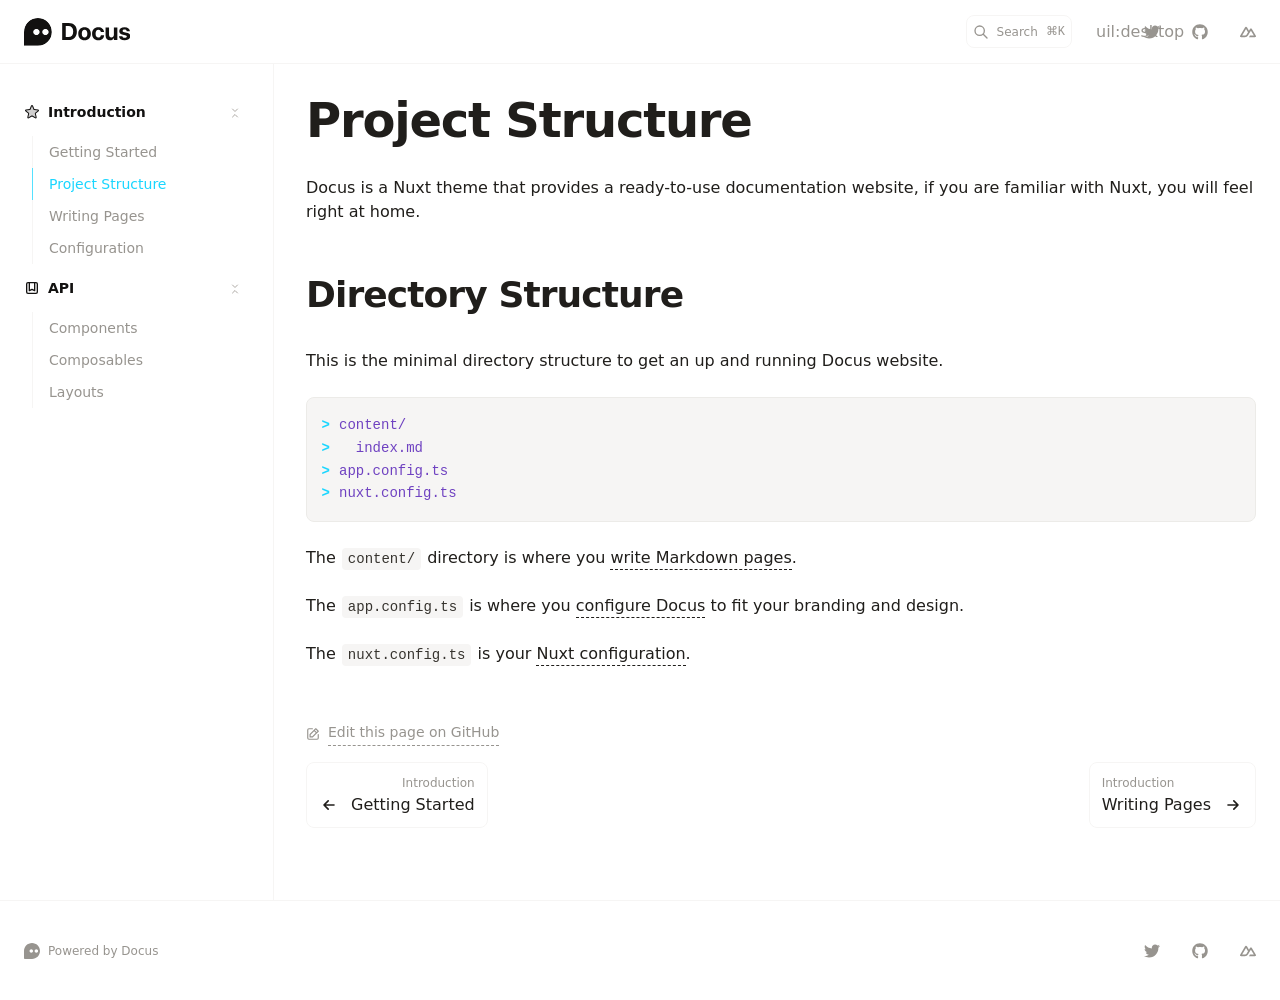
<file: introduction/project-structure/index.html>
<!DOCTYPE html><html lang="en"><head><meta charset="utf-8">
<meta name="viewport" content="width=device-width, initial-scale=1">
<title>Project Structure · Docus</title>
<meta name="twitter:card" content="summary_large_image">
<meta property="og:image" content="https://user-images.githubusercontent.com/904724/185365452-87b7ca7b-6030-4813-a2db-5e65c785bf88.png">
<meta property="og:title" content="Project Structure">
<meta name="description" content="Docus is a Nuxt theme that provides a ready-to-use documentation website, if you are familiar with Nuxt, you will feel right at home.">
<meta property="og:description" content="Docus is a Nuxt theme that provides a ready-to-use documentation website, if you are familiar with Nuxt, you will feel right at home.">
<link rel="preload" as="fetch" crossorigin="anonymous" href="/introduction/project-structure/_payload.json">
<link rel="stylesheet" href="/_nuxt/entry.doBn7Ics.css">
<link rel="stylesheet" href="/_nuxt/DocumentDrivenNotFound.ECVfYbeJ.css">
<link rel="stylesheet" href="/_nuxt/ButtonLink.yof0WDVq.css">
<link rel="stylesheet" href="/_nuxt/DocsPageLayout.P2tnH_3X.css">
<link rel="stylesheet" href="/_nuxt/DocsAside.d2EGK0w6.css">
<link rel="stylesheet" href="/_nuxt/ProseCodeInline.KwdU_R1r.css">
<link rel="stylesheet" href="/_nuxt/Alert.zMQcqFEF.css">
<link rel="stylesheet" href="/_nuxt/DocsPageBottom._jmllOJ6.css">
<link rel="stylesheet" href="/_nuxt/ProseA.Pmk7nWoU.css">
<link rel="stylesheet" href="/_nuxt/DocsPrevNext.TeM-eL5o.css">
<link rel="stylesheet" href="/_nuxt/DocsToc.vQ73IiYT.css">
<link rel="stylesheet" href="/_nuxt/DocsTocLinks.dLo2mTqo.css">
<link rel="stylesheet" href="/_nuxt/ProseH1.gQ3hqBEO.css">
<link rel="stylesheet" href="/_nuxt/ProseP.8KV9OGMk.css">
<link rel="stylesheet" href="/_nuxt/ProseH2.Zz2NreHT.css">
<link rel="stylesheet" href="/_nuxt/ProsePre.nIRUQbb-.css">
<link rel="stylesheet" href="/_nuxt/ProseCode.GcfskpID.css">
<link rel="modulepreload" as="script" crossorigin href="/_nuxt/entry.e6JsoeTM.js">
<link rel="modulepreload" as="script" crossorigin href="/_nuxt/document-driven.G17Oozq8.js">
<link rel="modulepreload" as="script" crossorigin href="/_nuxt/DocumentDrivenEmpty.4b5y501z.js">
<link rel="modulepreload" as="script" crossorigin href="/_nuxt/ContentRenderer.iNBylpsn.js">
<link rel="modulepreload" as="script" crossorigin href="/_nuxt/ContentRendererMarkdown.vue.1m_-NphI.js">
<link rel="modulepreload" as="script" crossorigin href="/_nuxt/DocumentDrivenNotFound.VrJEXYca.js">
<link rel="modulepreload" as="script" crossorigin href="/_nuxt/ButtonLink.XKT833HK.js">
<link rel="modulepreload" as="script" crossorigin href="/_nuxt/slot.hWvDem63.js">
<link rel="modulepreload" as="script" crossorigin href="/_nuxt/node.V6KjywBy.js">
<link rel="modulepreload" as="script" crossorigin href="/_nuxt/IconDocus.J-T9pSj8.js">
<link rel="modulepreload" as="script" crossorigin href="/_nuxt/default.1eGMKTBE.js">
<link rel="modulepreload" as="script" crossorigin href="/_nuxt/DocsPageLayout.IqXXrzcv.js">
<link rel="modulepreload" as="script" crossorigin href="/_nuxt/DocsAside.xCcgkw-6.js">
<link rel="modulepreload" as="script" crossorigin href="/_nuxt/ProseCodeInline.CijCtRms.js">
<link rel="modulepreload" as="script" crossorigin href="/_nuxt/Alert.zcG7kL5R.js">
<link rel="modulepreload" as="script" crossorigin href="/_nuxt/DocsPageBottom.mQGZ_atJ.js">
<link rel="modulepreload" as="script" crossorigin href="/_nuxt/ProseA.OXT2HLqh.js">
<link rel="modulepreload" as="script" crossorigin href="/_nuxt/EditOnLink.vue.TVsvPkNo.js">
<link rel="modulepreload" as="script" crossorigin href="/_nuxt/DocsPrevNext.o3XwzrEq.js">
<link rel="modulepreload" as="script" crossorigin href="/_nuxt/DocsToc.gzCLtphY.js">
<link rel="modulepreload" as="script" crossorigin href="/_nuxt/DocsTocLinks.1AJ_RgoT.js">
<link rel="modulepreload" as="script" crossorigin href="/_nuxt/ContentRendererMarkdown.9oY0MtC4.js">
<link rel="modulepreload" as="script" crossorigin href="/_nuxt/EditOnLink.r4QsUQWk.js">
<link rel="modulepreload" as="script" crossorigin href="/_nuxt/ProseH1.doTrJYAu.js">
<link rel="modulepreload" as="script" crossorigin href="/_nuxt/ProseP.NuQk_JoO.js">
<link rel="modulepreload" as="script" crossorigin href="/_nuxt/ProseH2.l-d7KlIO.js">
<link rel="modulepreload" as="script" crossorigin href="/_nuxt/ProsePre.3t1GJGWN.js">
<link rel="modulepreload" as="script" crossorigin href="/_nuxt/ProseCode.y6cKApUV.js">
<link rel="prefetch" as="style" href="/_nuxt/page.1iptxNd3.css">
<link rel="prefetch" as="script" crossorigin href="/_nuxt/page.UNzT04aZ.js">
<link rel="prefetch" as="script" crossorigin href="/_nuxt/client-db.JNpoBG79.js">
<link rel="prefetch" as="style" href="/_nuxt/useStudio.5vfyueRC.css">
<link rel="prefetch" as="script" crossorigin href="/_nuxt/useStudio.5Qva_v03.js">
<link rel="prefetch" as="style" href="/_nuxt/error-404._LjjY-y0.css">
<link rel="prefetch" as="script" crossorigin href="/_nuxt/error-404.gWy-LdK3.js">
<link rel="prefetch" as="style" href="/_nuxt/error-500.Ke0_YfD7.css">
<link rel="prefetch" as="script" crossorigin href="/_nuxt/error-500.hh1LWUNn.js">
<script type="module" src="/_nuxt/entry.e6JsoeTM.js" crossorigin></script><style id="pinceau-runtime-hydratable">@media{.phy[--]{--puid:1Xmw-Z-v;}.pv-Xvb2sT{padding-left:var(--elements-container-padding-mobile);padding-right:var(--elements-container-padding-mobile);}@media (min-width: 475px){.pv-Xvb2sT{padding-left:var(--elements-container-padding-xs);padding-right:var(--elements-container-padding-xs);}}@media (min-width: 640px){.pv-Xvb2sT{padding-left:var(--elements-container-padding-sm);padding-right:var(--elements-container-padding-sm);}}@media (min-width: 768px){.pv-Xvb2sT{padding-left:var(--elements-container-padding-md);padding-right:var(--elements-container-padding-md);}}} @media{.phy[--]{--puid:uoDC_S-v;}.pv-CfAIOB{max-width:var(--elements-container-maxWidth);padding-left:var(--elements-container-padding-mobile);padding-right:var(--elements-container-padding-mobile);}@media (min-width: 475px){.pv-CfAIOB{padding-left:var(--elements-container-padding-xs);padding-right:var(--elements-container-padding-xs);}}@media (min-width: 640px){.pv-CfAIOB{padding-left:var(--elements-container-padding-sm);padding-right:var(--elements-container-padding-sm);}}@media (min-width: 768px){.pv-CfAIOB{padding-left:var(--elements-container-padding-md);padding-right:var(--elements-container-padding-md);}}} </style><style id="pinceau-theme">@media { :root {--pinceau-mq: initial; --docus-search-results-highlight-color: white;--docus-search-results-window-maxHeight: 100%;--docus-search-results-window-maxWidth: 640px;--docus-search-results-window-marginTop: 0;--docus-search-input-borderStyle: solid;--docus-search-input-borderWidth: 1px;--docus-search-backdropFilter: blur(24px);--docus-loadingBar-gradientColorStop3: #0047e1;--docus-loadingBar-gradientColorStop2: #34cdfe;--docus-loadingBar-gradientColorStop1: #00dc82;--docus-loadingBar-height: 3px;--docus-readableLine: 78ch;--docus-footer-height: 145px;--docus-header-height: 64px;--prose-code-inline-padding: 0.2rem 0.375rem 0.2rem 0.375rem;--prose-code-block-backdropFilter: contrast(1);--prose-code-block-border-style: solid;--prose-code-block-border-width: 1px;--prose-tbody-tr-borderBottom-style: dashed;--prose-tbody-tr-borderBottom-width: 1px;--prose-th-textAlign: inherit;--prose-thead-borderBottom-style: solid;--prose-thead-borderBottom-width: 1px;--prose-thead-border-style: solid;--prose-thead-border-width: 0px;--prose-table-textAlign: start;--prose-hr-width: 1px;--prose-hr-style: solid;--prose-li-listStylePosition: outside;--prose-ol-li-markerColor: currentColor;--prose-ol-paddingInlineStart: 21px;--prose-ol-listStyleType: decimal;--prose-ul-li-markerColor: currentColor;--prose-ul-paddingInlineStart: 21px;--prose-ul-listStyleType: disc;--prose-blockquote-border-style: solid;--prose-blockquote-border-width: 4px;--prose-blockquote-quotes: '201C' '201D' '2018' '2019';--prose-blockquote-paddingInlineStart: 24px;--prose-a-code-color-hover: currentColor;--prose-a-code-color-static: currentColor;--prose-a-hasCode-borderBottom: none;--prose-a-border-distance: 2px;--prose-a-border-color-hover: currentColor;--prose-a-border-color-static: currentColor;--prose-a-border-style-hover: solid;--prose-a-border-style-static: dashed;--prose-a-border-width: 1px;--prose-a-color-static: inherit;--prose-a-textDecoration: none;--prose-h6-margin: 3rem 0 2rem;--prose-h5-margin: 3rem 0 2rem;--prose-h4-margin: 3rem 0 2rem;--prose-h3-margin: 3rem 0 2rem;--prose-h2-margin: 3rem 0 2rem;--prose-h1-margin: 0 0 2rem;--typography-lead-loose: 2;--typography-lead-relaxed: 1.625;--typography-lead-normal: 1.5;--typography-lead-snug: 1.375;--typography-lead-tight: 1.25;--typography-lead-none: 1;--typography-lead-10: 2.5rem;--typography-lead-9: 2.25rem;--typography-lead-8: 2rem;--typography-lead-7: 1.75rem;--typography-lead-6: 1.5rem;--typography-lead-5: 1.25rem;--typography-lead-4: 1rem;--typography-lead-3: .75rem;--typography-lead-2: .5rem;--typography-lead-1: .025rem;--typography-fontWeight-black: 900;--typography-fontWeight-extrabold: 800;--typography-fontWeight-bold: 700;--typography-fontWeight-semibold: 600;--typography-fontWeight-medium: 500;--typography-fontWeight-normal: 400;--typography-fontWeight-light: 300;--typography-fontWeight-extralight: 200;--typography-fontWeight-thin: 100;--typography-fontSize-9xl: 128px;--typography-fontSize-8xl: 96px;--typography-fontSize-7xl: 72px;--typography-fontSize-6xl: 60px;--typography-fontSize-5xl: 48px;--typography-fontSize-4xl: 36px;--typography-fontSize-3xl: 30px;--typography-fontSize-2xl: 24px;--typography-fontSize-xl: 20px;--typography-fontSize-lg: 18px;--typography-fontSize-base: 16px;--typography-fontSize-sm: 14px;--typography-fontSize-xs: 12px;--typography-letterSpacing-wide: 0.025em;--typography-letterSpacing-tight: -0.025em;--typography-verticalMargin-base: 24px;--typography-verticalMargin-sm: 16px;--elements-border-secondary-hover: [object Object];--elements-backdrop-background: #fffc;--elements-backdrop-filter: saturate(200%) blur(20px);--elements-container-maxWidth: 80rem;--lead-loose: 2;--lead-relaxed: 1.625;--lead-normal: 1.5;--lead-snug: 1.375;--lead-tight: 1.25;--lead-none: 1;--lead-10: 2.5rem;--lead-9: 2.25rem;--lead-8: 2rem;--lead-7: 1.75rem;--lead-6: 1.5rem;--lead-5: 1.25rem;--lead-4: 1rem;--lead-3: .75rem;--lead-2: .5rem;--lead-1: .025rem;--letterSpacing-widest: 0.1em;--letterSpacing-wider: 0.05em;--letterSpacing-wide: 0.025em;--letterSpacing-normal: 0em;--letterSpacing-tight: -0.025em;--letterSpacing-tighter: -0.05em;--fontSize-9xl: 8rem;--fontSize-8xl: 6rem;--fontSize-7xl: 4.5rem;--fontSize-6xl: 3.75rem;--fontSize-5xl: 3rem;--fontSize-4xl: 2.25rem;--fontSize-3xl: 1.875rem;--fontSize-2xl: 1.5rem;--fontSize-xl: 1.25rem;--fontSize-lg: 1.125rem;--fontSize-base: 1rem;--fontSize-sm: 0.875rem;--fontSize-xs: 0.75rem;--fontWeight-black: 900;--fontWeight-extrabold: 800;--fontWeight-bold: 700;--fontWeight-semibold: 600;--fontWeight-medium: 500;--fontWeight-normal: 400;--fontWeight-light: 300;--fontWeight-extralight: 200;--fontWeight-thin: 100;--font-mono: ui-monospace, SFMono-Regular, Menlo, Monaco, Consolas, Liberation Mono, Courier New, monospace;--font-serif: ui-serif, Georgia, Cambria, Times New Roman, Times, serif;--font-sans: ui-sans-serif, system-ui, -apple-system, BlinkMacSystemFont, Segoe UI, Roboto, Helvetica Neue, Arial, Noto Sans, sans-serif, Apple Color Emoji, Segoe UI Emoji, Segoe UI Symbol, Noto Color Emoji;--opacity-total: 1;--opacity-high: 0.8;--opacity-medium: 0.5;--opacity-soft: 0.3;--opacity-light: 0.15;--opacity-bright: 0.1;--opacity-noOpacity: 0;--borderWidth-lg: 3px;--borderWidth-md: 2px;--borderWidth-sm: 1px;--borderWidth-noBorder: 0;--space-rem-875: 0.875rem;--space-rem-625: 0.625rem;--space-rem-375: 0.375rem;--space-rem-125: 0.125rem;--space-px: 1px;--space-128: 32rem;--space-96: 24rem;--space-80: 20rem;--space-72: 18rem;--space-64: 16rem;--space-60: 15rem;--space-56: 14rem;--space-52: 13rem;--space-48: 12rem;--space-44: 11rem;--space-40: 10rem;--space-36: 9rem;--space-32: 8rem;--space-28: 7rem;--space-24: 6rem;--space-20: 5rem;--space-16: 4rem;--space-14: 3.5rem;--space-12: 3rem;--space-11: 2.75rem;--space-10: 2.5rem;--space-9: 2.25rem;--space-8: 2rem;--space-7: 1.75rem;--space-6: 1.5rem;--space-5: 1.25rem;--space-4: 1rem;--space-3: 0.75rem;--space-2: 0.5rem;--space-1: 0.25rem;--space-0: 0px;--size-full: 100%;--size-7xl: 80rem;--size-6xl: 72rem;--size-5xl: 64rem;--size-4xl: 56rem;--size-3xl: 48rem;--size-2xl: 42rem;--size-xl: 36rem;--size-lg: 32rem;--size-md: 28rem;--size-sm: 24rem;--size-xs: 20rem;--size-200: 200px;--size-104: 104px;--size-80: 80px;--size-64: 64px;--size-56: 56px;--size-48: 48px;--size-40: 40px;--size-32: 32px;--size-24: 24px;--size-20: 20px;--size-16: 16px;--size-12: 12px;--size-8: 8px;--size-6: 6px;--size-4: 4px;--size-2: 2px;--size-0: 0px;--radii-full: 9999px;--radii-3xl: 1.75rem;--radii-2xl: 1.5rem;--radii-xl: 1rem;--radii-lg: 0.75rem;--radii-md: 0.5rem;--radii-sm: 0.375rem;--radii-xs: 0.25rem;--radii-2xs: 0.125rem;--radii-none: 0px;--shadow-none: 0px 0px 0px 0px transparent;--height-screen: 100vh;--width-screen: 100vw;--color-primary-900: #001A1F;--color-primary-800: #00232B;--color-primary-700: #024757;--color-primary-600: #09A0C1;--color-primary-500: #1AD6FF;--color-primary-400: #55E1FF;--color-primary-300: #82E3FF;--color-primary-200: #C5F2FF;--color-primary-100: #DCF7FF;--color-primary-50: #F1FCFF;--color-ruby-900: #380011;--color-ruby-800: #700021;--color-ruby-700: #a90032;--color-ruby-600: #e10043;--color-ruby-500: #ff1a5e;--color-ruby-400: #ff4079;--color-ruby-300: #ff6694;--color-ruby-200: #ff8dae;--color-ruby-100: #ffb3c9;--color-ruby-50: #ffd9e4;--color-pink-900: #380025;--color-pink-800: #70004b;--color-pink-700: #a90070;--color-pink-600: #e10095;--color-pink-500: #ff1ab2;--color-pink-400: #ff40bf;--color-pink-300: #ff66cc;--color-pink-200: #ff8dd8;--color-pink-100: #ffb3e5;--color-pink-50: #ffd9f2;--color-purple-900: #190038;--color-purple-800: #330070;--color-purple-700: #4c00a9;--color-purple-600: #6500e1;--color-purple-500: #811aff;--color-purple-400: #9640ff;--color-purple-300: #ab66ff;--color-purple-200: #c08dff;--color-purple-100: #d5b3ff;--color-purple-50: #ead9ff;--color-royalblue-900: #0b0531;--color-royalblue-800: #160a62;--color-royalblue-700: #211093;--color-royalblue-600: #2c15c4;--color-royalblue-500: #4127e8;--color-royalblue-400: #614bec;--color-royalblue-300: #806ff0;--color-royalblue-200: #a093f3;--color-royalblue-100: #c0b7f7;--color-royalblue-50: #dfdbfb;--color-indigoblue-900: #001238;--color-indigoblue-800: #002370;--color-indigoblue-700: #0035a9;--color-indigoblue-600: #0047e1;--color-indigoblue-500: #1a62ff;--color-indigoblue-400: #407cff;--color-indigoblue-300: #6696ff;--color-indigoblue-200: #8db0ff;--color-indigoblue-100: #b3cbff;--color-indigoblue-50: #d9e5ff;--color-blue-900: #00131D;--color-blue-800: #002235;--color-blue-700: #014267;--color-blue-600: #0069A6;--color-blue-500: #1AADFF;--color-blue-400: #64C7FF;--color-blue-300: #A1DDFF;--color-blue-200: #C6EAFF;--color-blue-100: #DFF3FF;--color-blue-50: #F2FAFF;--color-lightblue-900: #002e38;--color-lightblue-800: #005c70;--color-lightblue-700: #008aa9;--color-lightblue-600: #00b9e1;--color-lightblue-500: #1ad6ff;--color-lightblue-400: #40ddff;--color-lightblue-300: #66e4ff;--color-lightblue-200: #8deaff;--color-lightblue-100: #b3f1ff;--color-lightblue-50: #d9f8ff;--color-teal-900: #062a28;--color-teal-800: #0b544f;--color-teal-700: #117d77;--color-teal-600: #16a79e;--color-teal-500: #1cd1c6;--color-teal-400: #36e4da;--color-teal-300: #5fe9e1;--color-teal-200: #87efe9;--color-teal-100: #aff4f0;--color-teal-50: #d7faf8;--color-pear-900: #2a2b09;--color-pear-800: #545512;--color-pear-700: #7e801b;--color-pear-600: #a8aa24;--color-pear-500: #d0d32f;--color-pear-400: #d8da52;--color-pear-300: #e0e274;--color-pear-200: #e8e997;--color-pear-100: #eff0ba;--color-pear-50: #f7f8dc;--color-red-900: #1C0301;--color-red-800: #340A01;--color-red-700: #701704;--color-red-600: #BB2402;--color-red-500: #FF3B10;--color-red-400: #FF7353;--color-red-300: #FFA692;--color-red-200: #FFDED7;--color-red-100: #FFF3F0;--color-red-50: #FFF9F8;--color-orange-900: #381800;--color-orange-800: #702f00;--color-orange-700: #a94700;--color-orange-600: #e15e00;--color-orange-500: #ff7a1a;--color-orange-400: #ff9040;--color-orange-300: #ffa666;--color-orange-200: #ffbd8d;--color-orange-100: #ffd3b3;--color-orange-50: #ffe9d9;--color-yellow-900: #1B1500;--color-yellow-800: #292100;--color-yellow-700: #614E02;--color-yellow-600: #CBA408;--color-yellow-500: #FBCA05;--color-yellow-400: #FFDC4E;--color-yellow-300: #FFE372;--color-yellow-200: #FFF0B1;--color-yellow-100: #FFF6D3;--color-yellow-50: #FFFCEE;--color-green-900: #00190F;--color-green-800: #002817;--color-green-700: #006037;--color-green-600: #00B467;--color-green-500: #0DD885;--color-green-400: #3CEEA5;--color-green-300: #86FBCB;--color-green-200: #C3FFE6;--color-green-100: #DEFFF1;--color-green-50: #ECFFF7;--color-gray-900: #121110;--color-gray-800: #201E1B;--color-gray-700: #36332E;--color-gray-600: #67635D;--color-gray-500: #97948F;--color-gray-400: #ADA9A4;--color-gray-300: #DBD9D3;--color-gray-200: #ECEBE8;--color-gray-100: #F6F5F4;--color-gray-50: #FBFBFB;--color-black: #0B0A0A;--color-white: #ffffff;--media-portrait: only screen and (orientation: portrait);--media-landscape: only screen and (orientation: landscape);--media-rm: (prefers-reduced-motion: reduce);--media-2xl: (min-width: 1536px);--media-xl: (min-width: 1280px);--media-lg: (min-width: 1024px);--media-md: (min-width: 768px);--media-sm: (min-width: 640px);--media-xs: (min-width: 475px);--docus-search-results-highlight-backgroundColor: var(--color-primary-500);--docus-search-results-selected-backgroundColor: var(--color-gray-300);--docus-search-results-window-borderRadius: none;--docus-search-results-window-marginX: 0;--docus-search-input-backgroundColor: var(--color-gray-200);--docus-search-input-padding: var(--space-2) var(--space-4);--docus-search-input-gap: var(--space-2);--docus-search-input-fontSize: var(--fontSize-sm);--docus-search-input-borderColor: var(--color-gray-200);--docus-search-input-borderRadius: var(--radii-2xs);--docus-footer-padding: var(--space-4) 0;--docus-header-title-color-hover: var(--color-primary-500);--docus-header-title-color-static: var(--color-gray-900);--docus-header-title-fontWeight: var(--fontWeight-bold);--docus-header-title-fontSize: var(--fontSize-2xl);--docus-header-logo-height: var(--space-6);--docus-body-fontFamily: var(--font-sans);--docus-body-color: var(--color-gray-800);--docus-body-backgroundColor: var(--color-white);--prose-code-inline-fontWeight: var(--typography-fontWeight-normal);--prose-code-inline-fontSize: var(--typography-fontSize-sm);--prose-code-inline-borderRadius: var(--radii-xs);--prose-code-block-pre-padding: var(--typography-verticalMargin-sm);--prose-code-block-margin: var(--typography-verticalMargin-base) 0;--prose-code-block-fontSize: var(--typography-fontSize-sm);--prose-tbody-code-inline-fontSize: var(--typography-fontSize-sm);--prose-tbody-td-padding: var(--typography-verticalMargin-sm);--prose-th-fontWeight: var(--typography-fontWeight-semibold);--prose-th-padding: 0 var(--typography-verticalMargin-sm) var(--typography-verticalMargin-sm) var(--typography-verticalMargin-sm);--prose-table-lineHeight: var(--typography-lead-6);--prose-table-fontSize: var(--typography-fontSize-sm);--prose-table-margin: var(--typography-verticalMargin-base) 0;--prose-hr-margin: var(--typography-verticalMargin-base) 0;--prose-li-margin: var(--typography-verticalMargin-sm) 0;--prose-ol-margin: var(--typography-verticalMargin-base) 0;--prose-ul-margin: var(--typography-verticalMargin-base) 0;--prose-blockquote-margin: var(--typography-verticalMargin-base) 0;--prose-a-code-border-style: var(--prose-a-border-style-static);--prose-a-code-border-width: var(--prose-a-border-width);--prose-a-fontWeight: var(--typography-fontWeight-medium);--prose-img-margin: var(--typography-verticalMargin-base) 0;--prose-strong-fontWeight: var(--typography-fontWeight-semibold);--prose-h6-iconSize: var(--typography-fontSize-base);--prose-h6-fontWeight: var(--typography-fontWeight-semibold);--prose-h6-lineHeight: var(--typography-lead-normal);--prose-h6-fontSize: var(--typography-fontSize-lg);--prose-h5-iconSize: var(--typography-fontSize-lg);--prose-h5-fontWeight: var(--typography-fontWeight-semibold);--prose-h5-lineHeight: var(--typography-lead-snug);--prose-h5-fontSize: var(--typography-fontSize-xl);--prose-h4-iconSize: var(--typography-fontSize-lg);--prose-h4-letterSpacing: var(--typography-letterSpacing-tight);--prose-h4-fontWeight: var(--typography-fontWeight-semibold);--prose-h4-lineHeight: var(--typography-lead-snug);--prose-h4-fontSize: var(--typography-fontSize-2xl);--prose-h3-iconSize: var(--typography-fontSize-xl);--prose-h3-letterSpacing: var(--typography-letterSpacing-tight);--prose-h3-fontWeight: var(--typography-fontWeight-semibold);--prose-h3-lineHeight: var(--typography-lead-snug);--prose-h3-fontSize: var(--typography-fontSize-3xl);--prose-h2-iconSize: var(--typography-fontSize-2xl);--prose-h2-letterSpacing: var(--typography-letterSpacing-tight);--prose-h2-fontWeight: var(--typography-fontWeight-semibold);--prose-h2-lineHeight: var(--typography-lead-tight);--prose-h2-fontSize: var(--typography-fontSize-4xl);--prose-h1-iconSize: var(--typography-fontSize-3xl);--prose-h1-letterSpacing: var(--typography-letterSpacing-tight);--prose-h1-fontWeight: var(--typography-fontWeight-bold);--prose-h1-lineHeight: var(--typography-lead-tight);--prose-h1-fontSize: var(--typography-fontSize-5xl);--prose-p-br-margin: var(--typography-verticalMargin-base) 0 0 0;--prose-p-margin: var(--typography-verticalMargin-base) 0;--prose-p-lineHeight: var(--typography-lead-normal);--prose-p-fontSize: var(--typography-fontSize-base);--typography-color-secondary-900: var(--color-gray-900);--typography-color-secondary-800: var(--color-gray-800);--typography-color-secondary-700: var(--color-gray-700);--typography-color-secondary-600: var(--color-gray-600);--typography-color-secondary-500: var(--color-gray-500);--typography-color-secondary-400: var(--color-gray-400);--typography-color-secondary-300: var(--color-gray-300);--typography-color-secondary-200: var(--color-gray-200);--typography-color-secondary-100: var(--color-gray-100);--typography-color-secondary-50: var(--color-gray-50);--typography-color-primary-900: var(--color-primary-900);--typography-color-primary-800: var(--color-primary-800);--typography-color-primary-700: var(--color-primary-700);--typography-color-primary-600: var(--color-primary-600);--typography-color-primary-500: var(--color-primary-500);--typography-color-primary-400: var(--color-primary-400);--typography-color-primary-300: var(--color-primary-300);--typography-color-primary-200: var(--color-primary-200);--typography-color-primary-100: var(--color-primary-100);--typography-color-primary-50: var(--color-primary-50);--typography-font-code: var(--font-mono);--typography-font-body: var(--font-sans);--typography-font-display: var(--font-sans);--typography-body-backgroundColor: var(--color-white);--typography-body-color: var(--color-black);--elements-state-danger-borderColor-secondary: var(--color-red-200);--elements-state-danger-borderColor-primary: var(--color-red-100);--elements-state-danger-backgroundColor-secondary: var(--color-red-100);--elements-state-danger-backgroundColor-primary: var(--color-red-50);--elements-state-danger-color-secondary: var(--color-red-600);--elements-state-danger-color-primary: var(--color-red-500);--elements-state-warning-borderColor-secondary: var(--color-yellow-200);--elements-state-warning-borderColor-primary: var(--color-yellow-100);--elements-state-warning-backgroundColor-secondary: var(--color-yellow-100);--elements-state-warning-backgroundColor-primary: var(--color-yellow-50);--elements-state-warning-color-secondary: var(--color-yellow-700);--elements-state-warning-color-primary: var(--color-yellow-600);--elements-state-success-borderColor-secondary: var(--color-green-200);--elements-state-success-borderColor-primary: var(--color-green-100);--elements-state-success-backgroundColor-secondary: var(--color-green-100);--elements-state-success-backgroundColor-primary: var(--color-green-50);--elements-state-success-color-secondary: var(--color-green-600);--elements-state-success-color-primary: var(--color-green-500);--elements-state-info-borderColor-secondary: var(--color-blue-200);--elements-state-info-borderColor-primary: var(--color-blue-100);--elements-state-info-backgroundColor-secondary: var(--color-blue-100);--elements-state-info-backgroundColor-primary: var(--color-blue-50);--elements-state-info-color-secondary: var(--color-blue-600);--elements-state-info-color-primary: var(--color-blue-500);--elements-state-primary-borderColor-secondary: var(--color-primary-200);--elements-state-primary-borderColor-primary: var(--color-primary-100);--elements-state-primary-backgroundColor-secondary: var(--color-primary-100);--elements-state-primary-backgroundColor-primary: var(--color-primary-50);--elements-state-primary-color-secondary: var(--color-primary-700);--elements-state-primary-color-primary: var(--color-primary-600);--elements-surface-secondary-backgroundColor: var(--color-gray-200);--elements-surface-primary-backgroundColor: var(--color-gray-100);--elements-surface-background-base: var(--color-gray-100);--elements-border-secondary-static: var(--color-gray-200);--elements-border-primary-hover: var(--color-gray-200);--elements-border-primary-static: var(--color-gray-100);--elements-container-padding-md: var(--space-6);--elements-container-padding-sm: var(--space-6);--elements-container-padding-xs: var(--space-4);--elements-container-padding-mobile: var(--space-4);--elements-text-secondary-color-hover: var(--color-gray-700);--elements-text-secondary-color-static: var(--color-gray-500);--elements-text-primary-color-static: var(--color-gray-900);--text-6xl-lineHeight: var(--lead-none);--text-6xl-fontSize: var(--fontSize-6xl);--text-5xl-lineHeight: var(--lead-none);--text-5xl-fontSize: var(--fontSize-5xl);--text-4xl-lineHeight: var(--lead-10);--text-4xl-fontSize: var(--fontSize-4xl);--text-3xl-lineHeight: var(--lead-9);--text-3xl-fontSize: var(--fontSize-3xl);--text-2xl-lineHeight: var(--lead-8);--text-2xl-fontSize: var(--fontSize-2xl);--text-xl-lineHeight: var(--lead-7);--text-xl-fontSize: var(--fontSize-xl);--text-lg-lineHeight: var(--lead-7);--text-lg-fontSize: var(--fontSize-lg);--text-base-lineHeight: var(--lead-6);--text-base-fontSize: var(--fontSize-base);--text-sm-lineHeight: var(--lead-5);--text-sm-fontSize: var(--fontSize-sm);--text-xs-lineHeight: var(--lead-4);--text-xs-fontSize: var(--fontSize-xs);--color-shadow: var(--color-gray-400);--color-secondary-900: var(--color-gray-900);--color-secondary-800: var(--color-gray-800);--color-secondary-700: var(--color-gray-700);--color-secondary-600: var(--color-gray-600);--color-secondary-500: var(--color-gray-500);--color-secondary-400: var(--color-gray-400);--color-secondary-300: var(--color-gray-300);--color-secondary-200: var(--color-gray-200);--color-secondary-100: var(--color-gray-100);--color-secondary-50: var(--color-gray-50);--prose-code-inline-backgroundColor: var(--typography-color-secondary-100);--prose-code-inline-color: var(--typography-color-secondary-700);--prose-code-block-backgroundColor: var(--typography-color-secondary-100);--prose-code-block-color: var(--typography-color-secondary-700);--prose-code-block-border-color: var(--typography-color-secondary-200);--prose-tbody-tr-borderBottom-color: var(--typography-color-secondary-200);--prose-th-color: var(--typography-color-secondary-600);--prose-thead-borderBottom-color: var(--typography-color-secondary-200);--prose-thead-border-color: var(--typography-color-secondary-300);--prose-hr-color: var(--typography-color-secondary-200);--prose-blockquote-border-color: var(--typography-color-secondary-200);--prose-blockquote-color: var(--typography-color-secondary-500);--prose-a-code-background-hover: var(--typography-color-primary-50);--prose-a-code-border-color-hover: var(--typography-color-primary-500);--prose-a-code-border-color-static: var(--typography-color-secondary-400);--prose-a-color-hover: var(--typography-color-primary-500);--shadow-2xl: 0px 25px 50px -12px var(--color-shadow);--shadow-xl: 0px 20px 25px -5px var(--color-shadow), 0px 8px 10px -6px var(--color-shadow);--shadow-lg: 0px 10px 15px -3px var(--color-shadow), 0px 4px 6px -4px var(--color-shadow);--shadow-md: 0px 4px 6px -1px var(--color-shadow), 0px 2px 4px -2px var(--color-shadow);--shadow-sm: 0px 1px 3px 0px var(--color-shadow), 0px 1px 2px -1px var(--color-shadow);--shadow-xs: 0px 1px 2px 0px var(--color-shadow); } }@media { :root.dark {--pinceau-mq: dark; --prose-code-block-backdropFilter: contrast(1);--prose-ol-li-markerColor: currentColor;--prose-ul-li-markerColor: currentColor;--prose-a-code-color-hover: currentColor;--prose-a-code-color-static: currentColor;--prose-a-border-color-hover: currentColor;--prose-a-border-color-static: currentColor;--prose-a-color-static: inherit;--elements-backdrop-background: #0c0d0ccc;--docus-search-results-selected-backgroundColor: var(--color-gray-700);--docus-search-input-backgroundColor: var(--color-gray-800);--docus-search-input-borderColor: transparent;--docus-header-title-color-static: var(--color-gray-100);--docus-body-color: var(--color-gray-200);--docus-body-backgroundColor: var(--color-black);--typography-body-backgroundColor: var(--color-black);--typography-body-color: var(--color-white);--elements-state-danger-borderColor-secondary: var(--color-red-700);--elements-state-danger-borderColor-primary: var(--color-red-800);--elements-state-danger-backgroundColor-secondary: var(--color-red-800);--elements-state-danger-backgroundColor-primary: var(--color-red-900);--elements-state-danger-color-secondary: var(--color-red-200);--elements-state-danger-color-primary: var(--color-red-300);--elements-state-warning-borderColor-secondary: var(--color-yellow-700);--elements-state-warning-borderColor-primary: var(--color-yellow-800);--elements-state-warning-backgroundColor-secondary: var(--color-yellow-800);--elements-state-warning-backgroundColor-primary: var(--color-yellow-900);--elements-state-warning-color-secondary: var(--color-yellow-200);--elements-state-warning-color-primary: var(--color-yellow-400);--elements-state-success-borderColor-secondary: var(--color-green-700);--elements-state-success-borderColor-primary: var(--color-green-800);--elements-state-success-backgroundColor-secondary: var(--color-green-800);--elements-state-success-backgroundColor-primary: var(--color-green-900);--elements-state-success-color-secondary: var(--color-green-200);--elements-state-success-color-primary: var(--color-green-400);--elements-state-info-borderColor-secondary: var(--color-blue-700);--elements-state-info-borderColor-primary: var(--color-blue-800);--elements-state-info-backgroundColor-secondary: var(--color-blue-800);--elements-state-info-backgroundColor-primary: var(--color-blue-900);--elements-state-info-color-secondary: var(--color-blue-200);--elements-state-info-color-primary: var(--color-blue-400);--elements-state-primary-borderColor-secondary: var(--color-primary-700);--elements-state-primary-borderColor-primary: var(--color-primary-800);--elements-state-primary-backgroundColor-secondary: var(--color-primary-800);--elements-state-primary-backgroundColor-primary: var(--color-primary-900);--elements-state-primary-color-secondary: var(--color-primary-200);--elements-state-primary-color-primary: var(--color-primary-400);--elements-surface-secondary-backgroundColor: var(--color-gray-800);--elements-surface-primary-backgroundColor: var(--color-gray-900);--elements-surface-background-base: var(--color-gray-900);--elements-border-secondary-static: var(--color-gray-800);--elements-border-primary-hover: var(--color-gray-800);--elements-border-primary-static: var(--color-gray-900);--elements-text-secondary-color-hover: var(--color-gray-200);--elements-text-secondary-color-static: var(--color-gray-400);--elements-text-primary-color-static: var(--color-gray-50);--color-shadow: var(--color-gray-800);--prose-code-inline-backgroundColor: var(--typography-color-secondary-800);--prose-code-inline-color: var(--typography-color-secondary-200);--prose-code-block-backgroundColor: var(--typography-color-secondary-900);--prose-code-block-color: var(--typography-color-secondary-200);--prose-code-block-border-color: var(--typography-color-secondary-800);--prose-tbody-tr-borderBottom-color: var(--typography-color-secondary-800);--prose-th-color: var(--typography-color-secondary-400);--prose-thead-borderBottom-color: var(--typography-color-secondary-800);--prose-thead-border-color: var(--typography-color-secondary-600);--prose-hr-color: var(--typography-color-secondary-800);--prose-blockquote-border-color: var(--typography-color-secondary-700);--prose-blockquote-color: var(--typography-color-secondary-400);--prose-a-code-background-hover: var(--typography-color-primary-900);--prose-a-code-border-color-hover: var(--typography-color-primary-600);--prose-a-code-border-color-static: var(--typography-color-secondary-600);--prose-a-color-hover: var(--typography-color-primary-400); } }@media (min-width: 640px) { :root {--pinceau-mq: sm; --docus-search-results-window-maxHeight: 320px;--docus-search-results-window-marginTop: 20vh;--docus-footer-height: 100px;--docus-search-results-window-borderRadius: var(--radii-xs);--docus-search-results-window-marginX: var(--space-4);--docus-header-logo-height: var(--space-7); } }</style><script>"use strict";(()=>{const a=window,e=document.documentElement,m=["dark","light"],c=window&&window.localStorage&&window.localStorage.getItem&&window.localStorage.getItem("nuxt-color-mode")||"system";let n=c==="system"?d():c;const l=e.getAttribute("data-color-mode-forced");l&&(n=l),i(n),a["__NUXT_COLOR_MODE__"]={preference:c,value:n,getColorScheme:d,addColorScheme:i,removeColorScheme:f};function i(o){const t=""+o+"",s="theme";e.classList?e.classList.add(t):e.className+=" "+t,s&&e.setAttribute("data-"+s,o)}function f(o){const t=""+o+"",s="theme";e.classList?e.classList.remove(t):e.className=e.className.replace(new RegExp(t,"g"),""),s&&e.removeAttribute("data-"+s)}function r(o){return a.matchMedia("(prefers-color-scheme"+o+")")}function d(){if(a.matchMedia&&r("").media!=="not all"){for(const o of m)if(r(":"+o).matches)return o}return"light"}})();
</script></head><body><!----><!--teleport anchor--><!----><!--teleport anchor--><div id="__nuxt"><div class="app-layout" data-v-d08d0d6e><div class="nuxt-progress" style="width:0%;opacity:0;background-size:Infinity% auto;" data-v-d08d0d6e></div><header class="has-dialog" data-v-d08d0d6e data-v-71e96f87><div class="container pv-Xvb2sT pc-1Xmw-Z" data-v-71e96f87 data-v-65048bf3><!--[--><div class="section left" data-v-71e96f87><!--[--><button aria-label="Menu" data-v-0a340b05><svg xmlns="http://www.w3.org/2000/svg" xmlns:xlink="http://www.w3.org/1999/xlink" role="img" class="icon" data-v-0a340b05 style="" width="1em" height="1em" viewBox="0 0 24 24" data-v-60a64bd7><path fill="none" stroke="currentColor" stroke-linecap="round" stroke-linejoin="round" stroke-width="2" d="M4 6h16M4 12h16M4 18h16"/></svg></button><!--teleport start--><!--teleport end--><!--]--><a href="/" class="navbar-logo" aria-label="Docus" data-v-71e96f87 data-v-503cd687><span class="logo" data-v-503cd687><svg viewbox="0 0 167 44" fill="none" xmlns="http://www.w3.org/2000/svg" data-v-503cd687 data-v-d8492e0f><path d="M60 34.5945H70.2569C78.3172 34.5945 83.064 29.6369 83.064 21.1959V21.159C83.064 12.7365 78.2986 8 70.2569 8H60V34.5945ZM65.6217 29.987V12.5891H69.5867C74.5197 12.5891 77.3306 15.63 77.3306 21.1775V21.2143C77.3306 26.9645 74.6128 29.987 69.5867 29.987H65.6217Z" fill="currentColor" data-v-d8492e0f></path><path d="M95.1966 35C101.228 35 105.081 31.1666 105.081 24.716V24.6792C105.081 18.284 101.153 14.4321 95.178 14.4321C89.2211 14.4321 85.312 18.3208 85.312 24.6792V24.716C85.312 31.1481 89.1281 35 95.1966 35ZM95.2152 30.7795C92.5346 30.7795 90.8407 28.5863 90.8407 24.716V24.6792C90.8407 20.8642 92.5532 18.6526 95.178 18.6526C97.8213 18.6526 99.5525 20.8642 99.5525 24.6792V24.716C99.5525 28.5679 97.8585 30.7795 95.2152 30.7795Z" fill="currentColor" data-v-d8492e0f></path><path d="M116.823 35C122.147 35 125.59 31.7195 125.851 27.4068V27.2962H120.788L120.769 27.4621C120.397 29.4526 119.038 30.7795 116.86 30.7795C114.179 30.7795 112.504 28.5863 112.504 24.716V24.6976C112.504 20.9195 114.179 18.6526 116.841 18.6526C119.094 18.6526 120.415 20.0901 120.751 21.97L120.788 22.1358H125.832V22.0068C125.628 17.7311 122.184 14.4321 116.767 14.4321C110.792 14.4321 106.975 18.3577 106.975 24.6792V24.6976C106.975 31.0744 110.736 35 116.823 35Z" fill="currentColor" data-v-d8492e0f></path><path d="M135.08 35C138.095 35 140.143 33.5993 141.167 31.3324H141.278V34.5945H146.714V14.8375H141.278V26.1904C141.278 28.7706 139.733 30.5399 137.295 30.5399C134.856 30.5399 133.628 29.0471 133.628 26.4669V14.8375H128.192V27.5911C128.192 32.2171 130.687 35 135.08 35Z" fill="currentColor" data-v-d8492e0f></path><path d="M158.27 35C163.407 35 167 32.4567 167 28.5863V28.5679C167 25.656 165.287 24.0341 161.118 23.1679L157.73 22.4491C155.719 22.0253 155.031 21.3618 155.031 20.3481V20.3297C155.031 19.058 156.203 18.2287 158.083 18.2287C160.094 18.2287 161.267 19.2976 161.453 20.7167L161.471 20.8642H166.479V20.6799C166.348 17.215 163.389 14.4321 158.083 14.4321C153.001 14.4321 149.725 16.8648 149.725 20.6246V20.643C149.725 23.5918 151.68 25.5085 155.552 26.3195L158.94 27.0198C160.894 27.4437 161.564 28.0519 161.564 29.1024V29.1208C161.564 30.3925 160.317 31.185 158.27 31.185C156.092 31.185 154.919 30.2819 154.565 28.7338L154.528 28.5679H149.223L149.241 28.7338C149.669 32.4751 152.741 35 158.27 35Z" fill="currentColor" data-v-d8492e0f></path><mask id="mask0_109_36" style="mask-type:alpha;" maskUnits="userSpaceOnUse" x="0" y="0" width="44" height="44" data-v-d8492e0f><path fill-rule="evenodd" clip-rule="evenodd" d="M0 21.8104C0 9.76479 9.80347 0 21.8967 0C33.99 0 43.7935 9.76479 43.7935 21.8104C43.7935 33.8559 33.99 43.6207 21.8967 43.6207H0V21.8104ZM19.5294 17.0944C22.1442 17.0944 24.2641 19.2059 24.2641 21.8104C24.2641 24.4148 22.1442 26.526 19.5294 26.526C16.9147 26.526 14.7948 24.4148 14.7948 21.8101C14.7948 19.2059 16.9147 17.0944 19.5294 17.0944V17.0944ZM38.4674 21.8104C38.4674 19.2059 36.3475 17.0944 33.7328 17.0944C31.1183 17.0944 28.9984 19.2059 28.9984 21.8104C28.9984 24.4148 31.1183 26.526 33.7328 26.526C36.3475 26.526 38.4674 24.4148 38.4674 21.8101V21.8104Z" fill="white" data-v-d8492e0f></path></mask><g mask="url(#mask0_109_36)" data-v-d8492e0f><path fill-rule="evenodd" clip-rule="evenodd" d="M0 21.8104C0 9.76479 9.80347 0 21.8967 0C33.99 0 43.7935 9.76479 43.7935 21.8104C43.7935 33.8559 33.99 43.6207 21.8967 43.6207H0V21.8104ZM19.5294 17.0944C22.1442 17.0944 24.2641 19.2059 24.2641 21.8104C24.2641 24.4148 22.1442 26.526 19.5294 26.526C16.9147 26.526 14.7948 24.4148 14.7948 21.8101C14.7948 19.2059 16.9147 17.0944 19.5294 17.0944V17.0944ZM38.4674 21.8104C38.4674 19.2059 36.3475 17.0944 33.7328 17.0944C31.1183 17.0944 28.9984 19.2059 28.9984 21.8104C28.9984 24.4148 31.1183 26.526 33.7328 26.526C36.3475 26.526 38.4674 24.4148 38.4674 21.8101V21.8104Z" fill="currentColor" data-v-d8492e0f></path><path d="M9.9987e-06 43.6206H-0.156525V43.7762H9.9987e-06V43.6206ZM21.8967 -0.156006C9.71704 -0.156006 -0.156525 9.67861 -0.156525 21.8106H0.156545C0.156545 9.8508 9.88991 0.155828 21.8967 0.155828V-0.156006ZM43.9497 21.8103C43.9497 9.67861 34.0764 -0.156006 21.8967 -0.156006V0.155828C33.9036 0.155828 43.6369 9.8508 43.6369 21.8103H43.9497ZM21.8967 43.7762C34.0764 43.7762 43.9497 33.9419 43.9497 21.8103H43.6369C43.6369 33.7697 33.9036 43.4647 21.8967 43.4647V43.7762V43.7762ZM9.9987e-06 43.7762H21.8967V43.4647H9.9987e-06V43.7762ZM-0.156525 21.8103V43.6206H0.156545V21.8103H-0.156525ZM24.4203 21.8103C24.4203 19.1197 22.2306 16.9387 19.5294 16.9387V17.2502C22.0577 17.2502 24.1075 19.2916 24.1075 21.8103H24.4203V21.8103ZM19.5294 26.6816C22.2306 26.6816 24.4203 24.5005 24.4203 21.8103H24.1075C24.1075 24.3286 22.058 26.37 19.5294 26.37V26.6816V26.6816ZM14.6385 21.8106C14.6385 24.5008 16.8282 26.6819 19.5294 26.6819V26.3703C17.0011 26.3703 14.9513 24.3289 14.9513 21.8106H14.6385ZM19.5297 16.9387C16.8285 16.9387 14.6388 19.1197 14.6388 21.8103H14.9516C14.9516 19.2916 17.0011 17.2502 19.5297 17.2502V16.9387ZM33.7331 17.2502C36.2617 17.2502 38.3112 19.2916 38.3112 21.8103H38.624C38.624 19.1197 36.4343 16.9387 33.7331 16.9387V17.2502V17.2502ZM29.155 21.8103C29.155 19.2916 31.2045 17.2502 33.7328 17.2502V16.9387C31.0319 16.9387 28.8422 19.1197 28.8422 21.8103H29.155ZM33.7328 26.37C31.2045 26.37 29.155 24.3286 29.155 21.8103H28.8422C28.8422 24.5005 31.0319 26.6816 33.7328 26.6816V26.37ZM38.3109 21.8106C38.3109 24.3289 36.2614 26.3703 33.7328 26.3703V26.6819C36.434 26.6819 38.6237 24.5008 38.6237 21.8106H38.3109Z" fill="currentColor" data-v-d8492e0f></path></g></svg></span></a></div><div class="section center" data-v-71e96f87><a href="/" class="navbar-logo" aria-label="Docus" data-v-71e96f87 data-v-503cd687><span class="logo" data-v-503cd687><svg viewbox="0 0 167 44" fill="none" xmlns="http://www.w3.org/2000/svg" data-v-503cd687 data-v-d8492e0f><path d="M60 34.5945H70.2569C78.3172 34.5945 83.064 29.6369 83.064 21.1959V21.159C83.064 12.7365 78.2986 8 70.2569 8H60V34.5945ZM65.6217 29.987V12.5891H69.5867C74.5197 12.5891 77.3306 15.63 77.3306 21.1775V21.2143C77.3306 26.9645 74.6128 29.987 69.5867 29.987H65.6217Z" fill="currentColor" data-v-d8492e0f></path><path d="M95.1966 35C101.228 35 105.081 31.1666 105.081 24.716V24.6792C105.081 18.284 101.153 14.4321 95.178 14.4321C89.2211 14.4321 85.312 18.3208 85.312 24.6792V24.716C85.312 31.1481 89.1281 35 95.1966 35ZM95.2152 30.7795C92.5346 30.7795 90.8407 28.5863 90.8407 24.716V24.6792C90.8407 20.8642 92.5532 18.6526 95.178 18.6526C97.8213 18.6526 99.5525 20.8642 99.5525 24.6792V24.716C99.5525 28.5679 97.8585 30.7795 95.2152 30.7795Z" fill="currentColor" data-v-d8492e0f></path><path d="M116.823 35C122.147 35 125.59 31.7195 125.851 27.4068V27.2962H120.788L120.769 27.4621C120.397 29.4526 119.038 30.7795 116.86 30.7795C114.179 30.7795 112.504 28.5863 112.504 24.716V24.6976C112.504 20.9195 114.179 18.6526 116.841 18.6526C119.094 18.6526 120.415 20.0901 120.751 21.97L120.788 22.1358H125.832V22.0068C125.628 17.7311 122.184 14.4321 116.767 14.4321C110.792 14.4321 106.975 18.3577 106.975 24.6792V24.6976C106.975 31.0744 110.736 35 116.823 35Z" fill="currentColor" data-v-d8492e0f></path><path d="M135.08 35C138.095 35 140.143 33.5993 141.167 31.3324H141.278V34.5945H146.714V14.8375H141.278V26.1904C141.278 28.7706 139.733 30.5399 137.295 30.5399C134.856 30.5399 133.628 29.0471 133.628 26.4669V14.8375H128.192V27.5911C128.192 32.2171 130.687 35 135.08 35Z" fill="currentColor" data-v-d8492e0f></path><path d="M158.27 35C163.407 35 167 32.4567 167 28.5863V28.5679C167 25.656 165.287 24.0341 161.118 23.1679L157.73 22.4491C155.719 22.0253 155.031 21.3618 155.031 20.3481V20.3297C155.031 19.058 156.203 18.2287 158.083 18.2287C160.094 18.2287 161.267 19.2976 161.453 20.7167L161.471 20.8642H166.479V20.6799C166.348 17.215 163.389 14.4321 158.083 14.4321C153.001 14.4321 149.725 16.8648 149.725 20.6246V20.643C149.725 23.5918 151.68 25.5085 155.552 26.3195L158.94 27.0198C160.894 27.4437 161.564 28.0519 161.564 29.1024V29.1208C161.564 30.3925 160.317 31.185 158.27 31.185C156.092 31.185 154.919 30.2819 154.565 28.7338L154.528 28.5679H149.223L149.241 28.7338C149.669 32.4751 152.741 35 158.27 35Z" fill="currentColor" data-v-d8492e0f></path><mask id="mask0_109_36" style="mask-type:alpha;" maskUnits="userSpaceOnUse" x="0" y="0" width="44" height="44" data-v-d8492e0f><path fill-rule="evenodd" clip-rule="evenodd" d="M0 21.8104C0 9.76479 9.80347 0 21.8967 0C33.99 0 43.7935 9.76479 43.7935 21.8104C43.7935 33.8559 33.99 43.6207 21.8967 43.6207H0V21.8104ZM19.5294 17.0944C22.1442 17.0944 24.2641 19.2059 24.2641 21.8104C24.2641 24.4148 22.1442 26.526 19.5294 26.526C16.9147 26.526 14.7948 24.4148 14.7948 21.8101C14.7948 19.2059 16.9147 17.0944 19.5294 17.0944V17.0944ZM38.4674 21.8104C38.4674 19.2059 36.3475 17.0944 33.7328 17.0944C31.1183 17.0944 28.9984 19.2059 28.9984 21.8104C28.9984 24.4148 31.1183 26.526 33.7328 26.526C36.3475 26.526 38.4674 24.4148 38.4674 21.8101V21.8104Z" fill="white" data-v-d8492e0f></path></mask><g mask="url(#mask0_109_36)" data-v-d8492e0f><path fill-rule="evenodd" clip-rule="evenodd" d="M0 21.8104C0 9.76479 9.80347 0 21.8967 0C33.99 0 43.7935 9.76479 43.7935 21.8104C43.7935 33.8559 33.99 43.6207 21.8967 43.6207H0V21.8104ZM19.5294 17.0944C22.1442 17.0944 24.2641 19.2059 24.2641 21.8104C24.2641 24.4148 22.1442 26.526 19.5294 26.526C16.9147 26.526 14.7948 24.4148 14.7948 21.8101C14.7948 19.2059 16.9147 17.0944 19.5294 17.0944V17.0944ZM38.4674 21.8104C38.4674 19.2059 36.3475 17.0944 33.7328 17.0944C31.1183 17.0944 28.9984 19.2059 28.9984 21.8104C28.9984 24.4148 31.1183 26.526 33.7328 26.526C36.3475 26.526 38.4674 24.4148 38.4674 21.8101V21.8104Z" fill="currentColor" data-v-d8492e0f></path><path d="M9.9987e-06 43.6206H-0.156525V43.7762H9.9987e-06V43.6206ZM21.8967 -0.156006C9.71704 -0.156006 -0.156525 9.67861 -0.156525 21.8106H0.156545C0.156545 9.8508 9.88991 0.155828 21.8967 0.155828V-0.156006ZM43.9497 21.8103C43.9497 9.67861 34.0764 -0.156006 21.8967 -0.156006V0.155828C33.9036 0.155828 43.6369 9.8508 43.6369 21.8103H43.9497ZM21.8967 43.7762C34.0764 43.7762 43.9497 33.9419 43.9497 21.8103H43.6369C43.6369 33.7697 33.9036 43.4647 21.8967 43.4647V43.7762V43.7762ZM9.9987e-06 43.7762H21.8967V43.4647H9.9987e-06V43.7762ZM-0.156525 21.8103V43.6206H0.156545V21.8103H-0.156525ZM24.4203 21.8103C24.4203 19.1197 22.2306 16.9387 19.5294 16.9387V17.2502C22.0577 17.2502 24.1075 19.2916 24.1075 21.8103H24.4203V21.8103ZM19.5294 26.6816C22.2306 26.6816 24.4203 24.5005 24.4203 21.8103H24.1075C24.1075 24.3286 22.058 26.37 19.5294 26.37V26.6816V26.6816ZM14.6385 21.8106C14.6385 24.5008 16.8282 26.6819 19.5294 26.6819V26.3703C17.0011 26.3703 14.9513 24.3289 14.9513 21.8106H14.6385ZM19.5297 16.9387C16.8285 16.9387 14.6388 19.1197 14.6388 21.8103H14.9516C14.9516 19.2916 17.0011 17.2502 19.5297 17.2502V16.9387ZM33.7331 17.2502C36.2617 17.2502 38.3112 19.2916 38.3112 21.8103H38.624C38.624 19.1197 36.4343 16.9387 33.7331 16.9387V17.2502V17.2502ZM29.155 21.8103C29.155 19.2916 31.2045 17.2502 33.7328 17.2502V16.9387C31.0319 16.9387 28.8422 19.1197 28.8422 21.8103H29.155ZM33.7328 26.37C31.2045 26.37 29.155 24.3286 29.155 21.8103H28.8422C28.8422 24.5005 31.0319 26.6816 33.7328 26.6816V26.37ZM38.3109 21.8106C38.3109 24.3289 36.2614 26.3703 33.7328 26.3703V26.6819C36.434 26.6819 38.6237 24.5008 38.6237 21.8106H38.3109Z" fill="currentColor" data-v-d8492e0f></path></g></svg></span></a><!----></div><div class="section right" data-v-71e96f87><!--[--><button type="button" aria-label="Search" data-v-3a3b93fd><span class="content" data-v-3a3b93fd><svg xmlns="http://www.w3.org/2000/svg" xmlns:xlink="http://www.w3.org/1999/xlink" aria-hidden="true" role="img" class="icon" data-v-3a3b93fd style="" width="1em" height="1em" viewBox="0 0 24 24" data-v-60a64bd7><path fill="none" stroke="currentColor" stroke-linecap="round" stroke-linejoin="round" stroke-width="2" d="m21 21l-6-6m2-5a7 7 0 1 1-14 0a7 7 0 0 1 14 0"/></svg><span data-v-3a3b93fd>Search</span><span data-v-3a3b93fd><kbd data-v-3a3b93fd>⌘</kbd><kbd data-v-3a3b93fd>K</kbd></span></span></button><!--teleport start--><!--teleport end--><!--]--><button aria-label="Color Mode" data-v-71e96f87 data-v-8bdd8f84><span data-v-8bdd8f84>...</span></button><div class="social-icons" data-v-71e96f87><!--[--><a href="https://twitter.com/nuxt_js" rel="noopener noreferrer" target="_blank" title="nuxt_js" aria-label="nuxt_js" data-v-5052fd9e><svg xmlns="http://www.w3.org/2000/svg" xmlns:xlink="http://www.w3.org/1999/xlink" aria-hidden="true" role="img" class="icon" data-v-5052fd9e style="" width="1em" height="1em" viewBox="0 0 512 512" data-v-60a64bd7><path fill="currentColor" d="M459.37 151.716c.325 4.548.325 9.097.325 13.645c0 138.72-105.583 298.558-298.558 298.558c-59.452 0-114.68-17.219-161.137-47.106c8.447.974 16.568 1.299 25.34 1.299c49.055 0 94.213-16.568 130.274-44.832c-46.132-.975-84.792-31.188-98.112-72.772c6.498.974 12.995 1.624 19.818 1.624c9.421 0 18.843-1.3 27.614-3.573c-48.081-9.747-84.143-51.98-84.143-102.985v-1.299c13.969 7.797 30.214 12.67 47.431 13.319c-28.264-18.843-46.781-51.005-46.781-87.391c0-19.492 5.197-37.36 14.294-52.954c51.655 63.675 129.3 105.258 216.365 109.807c-1.624-7.797-2.599-15.918-2.599-24.04c0-57.828 46.782-104.934 104.934-104.934c30.213 0 57.502 12.67 76.67 33.137c23.715-4.548 46.456-13.32 66.599-25.34c-7.798 24.366-24.366 44.833-46.132 57.827c21.117-2.273 41.584-8.122 60.426-16.243c-14.292 20.791-32.161 39.308-52.628 54.253"/></svg></a><a href="https://github.com/nuxt-themes/docus" rel="noopener noreferrer" target="_blank" title="nuxt-themes/docus" aria-label="nuxt-themes/docus" data-v-5052fd9e><svg xmlns="http://www.w3.org/2000/svg" xmlns:xlink="http://www.w3.org/1999/xlink" aria-hidden="true" role="img" class="icon" data-v-5052fd9e style="" width="1em" height="1em" viewBox="0 0 496 512" data-v-60a64bd7><path fill="currentColor" d="M165.9 397.4c0 2-2.3 3.6-5.2 3.6c-3.3.3-5.6-1.3-5.6-3.6c0-2 2.3-3.6 5.2-3.6c3-.3 5.6 1.3 5.6 3.6m-31.1-4.5c-.7 2 1.3 4.3 4.3 4.9c2.6 1 5.6 0 6.2-2s-1.3-4.3-4.3-5.2c-2.6-.7-5.5.3-6.2 2.3m44.2-1.7c-2.9.7-4.9 2.6-4.6 4.9c.3 2 2.9 3.3 5.9 2.6c2.9-.7 4.9-2.6 4.6-4.6c-.3-1.9-3-3.2-5.9-2.9M244.8 8C106.1 8 0 113.3 0 252c0 110.9 69.8 205.8 169.5 239.2c12.8 2.3 17.3-5.6 17.3-12.1c0-6.2-.3-40.4-.3-61.4c0 0-70 15-84.7-29.8c0 0-11.4-29.1-27.8-36.6c0 0-22.9-15.7 1.6-15.4c0 0 24.9 2 38.6 25.8c21.9 38.6 58.6 27.5 72.9 20.9c2.3-16 8.8-27.1 16-33.7c-55.9-6.2-112.3-14.3-112.3-110.5c0-27.5 7.6-41.3 23.6-58.9c-2.6-6.5-11.1-33.3 2.6-67.9c20.9-6.5 69 27 69 27c20-5.6 41.5-8.5 62.8-8.5s42.8 2.9 62.8 8.5c0 0 48.1-33.6 69-27c13.7 34.7 5.2 61.4 2.6 67.9c16 17.7 25.8 31.5 25.8 58.9c0 96.5-58.9 104.2-114.8 110.5c9.2 7.9 17 22.9 17 46.4c0 33.7-.3 75.4-.3 83.6c0 6.5 4.6 14.4 17.3 12.1C428.2 457.8 496 362.9 496 252C496 113.3 383.5 8 244.8 8M97.2 352.9c-1.3 1-1 3.3.7 5.2c1.6 1.6 3.9 2.3 5.2 1c1.3-1 1-3.3-.7-5.2c-1.6-1.6-3.9-2.3-5.2-1m-10.8-8.1c-.7 1.3.3 2.9 2.3 3.9c1.6 1 3.6.7 4.3-.7c.7-1.3-.3-2.9-2.3-3.9c-2-.6-3.6-.3-4.3.7m32.4 35.6c-1.6 1.3-1 4.3 1.3 6.2c2.3 2.3 5.2 2.6 6.5 1c1.3-1.3.7-4.3-1.3-6.2c-2.2-2.3-5.2-2.6-6.5-1m-11.4-14.7c-1.6 1-1.6 3.6 0 5.9c1.6 2.3 4.3 3.3 5.6 2.3c1.6-1.3 1.6-3.9 0-6.2c-1.4-2.3-4-3.3-5.6-2"/></svg></a><a href="https://nuxt.com" rel="noopener noreferrer" target="_blank" title="Nuxt" aria-label="Nuxt" data-v-5052fd9e><svg xmlns="http://www.w3.org/2000/svg" xmlns:xlink="http://www.w3.org/1999/xlink" aria-hidden="true" role="img" class="icon" data-v-5052fd9e style="" width="1em" height="1em" viewBox="0 0 24 24" data-v-60a64bd7><path fill="currentColor" d="M13.464 19.83h8.922c.283 0 .562-.073.807-.21a1.59 1.59 0 0 0 .591-.574a1.53 1.53 0 0 0 .216-.783a1.529 1.529 0 0 0-.217-.782L17.792 7.414a1.59 1.59 0 0 0-.591-.573a1.652 1.652 0 0 0-.807-.21c-.283 0-.562.073-.807.21a1.59 1.59 0 0 0-.59.573L13.463 9.99L10.47 4.953a1.591 1.591 0 0 0-.591-.573a1.653 1.653 0 0 0-.807-.21c-.284 0-.562.073-.807.21a1.591 1.591 0 0 0-.591.573L.216 17.481a1.53 1.53 0 0 0-.217.782c0 .275.074.545.216.783a1.59 1.59 0 0 0 .59.574c.246.137.525.21.808.21h5.6c2.22 0 3.856-.946 4.982-2.79l2.733-4.593l1.464-2.457l4.395 7.382h-5.859Zm-6.341-2.46l-3.908-.002l5.858-9.842l2.923 4.921l-1.957 3.29c-.748 1.196-1.597 1.632-2.916 1.632"/></svg></a><!--]--></div></div><!--]--></div></header><main data-v-d08d0d6e><!--[--><div class="document-driven-page"><div class="container pv-Xvb2sT pc-kMvnGt docs-page-content fluid has-aside" data-v-c7bf006b data-v-65048bf3><!--[--><aside class="aside-nav" data-v-c7bf006b><nav class="app-aside" data-v-c7bf006b data-v-84d56eca><ul class="docs-aside-tree" data-v-84d56eca data-v-307f85cd><!--[--><li class="" data-v-307f85cd><button class="title-collapsible-button" data-v-307f85cd><span class="content" data-v-307f85cd><svg xmlns="http://www.w3.org/2000/svg" xmlns:xlink="http://www.w3.org/1999/xlink" aria-hidden="true" role="img" class="icon" data-v-307f85cd style="" width="1em" height="1em" viewBox="0 0 256 256" data-v-60a64bd7><g fill="currentColor"><path d="M184.13 147.7a8.08 8.08 0 0 0-2.54 7.89l13.52 58.54a8 8 0 0 1-11.89 8.69l-51.1-31a7.93 7.93 0 0 0-8.24 0l-51.1 31a8 8 0 0 1-11.89-8.69l13.52-58.54a8.08 8.08 0 0 0-2.54-7.89l-45.11-39.35a8 8 0 0 1 4.54-14.07l59.46-5.14a8 8 0 0 0 6.67-4.88l23.23-55.36a8 8 0 0 1 14.68 0l23.23 55.36a8 8 0 0 0 6.67 4.88l59.46 5.14a8 8 0 0 1 4.54 14.07Z" opacity=".2"/><path d="M239.2 97.29a16 16 0 0 0-13.81-11L166 81.17l-23.28-55.36a15.95 15.95 0 0 0-29.44 0L90.07 81.17l-59.46 5.15a16 16 0 0 0-9.11 28.06l45.11 39.42l-13.52 58.54a16 16 0 0 0 23.84 17.34l51-31l51.11 31a16 16 0 0 0 23.84-17.34l-13.51-58.6l45.1-39.36a16 16 0 0 0 4.73-17.09m-15.22 5l-45.1 39.36a16 16 0 0 0-5.08 15.71L187.35 216l-51.07-31a15.9 15.9 0 0 0-16.54 0l-51 31l13.46-58.6a16 16 0 0 0-5.08-15.71L32 102.35a.37.37 0 0 1 0-.09l59.44-5.14a16 16 0 0 0 13.35-9.75L128 32.08l23.2 55.29a16 16 0 0 0 13.35 9.75l59.45 5.14v.07Z"/></g></svg><span data-v-307f85cd>Introduction</span></span><span data-v-307f85cd><svg xmlns="http://www.w3.org/2000/svg" xmlns:xlink="http://www.w3.org/1999/xlink" aria-hidden="true" role="img" class="icon collapsible-icon" data-v-307f85cd style="" width="1em" height="1em" viewBox="0 0 24 24" data-v-60a64bd7><path fill="none" stroke="currentColor" stroke-linecap="round" stroke-linejoin="round" stroke-width="2" d="m7 20l5-5l5 5M7 4l5 5l5-5"/></svg></span></button><ul class="docs-aside-tree recursive" style="" data-v-307f85cd data-v-307f85cd><!--[--><li class="has-parent-icon bordered" data-v-307f85cd><a href="/introduction/getting-started" class="link padded" data-v-307f85cd><span class="content" data-v-307f85cd><!----><span data-v-307f85cd>Getting Started</span></span></a><!----></li><li class="has-parent-icon bordered active" data-v-307f85cd><a aria-current="page" href="/introduction/project-structure" class="router-link-active router-link-exact-active link padded active" data-v-307f85cd><span class="content" data-v-307f85cd><!----><span data-v-307f85cd>Project Structure</span></span></a><!----></li><li class="has-parent-icon bordered" data-v-307f85cd><a href="/introduction/writing-pages" class="link padded" data-v-307f85cd><span class="content" data-v-307f85cd><!----><span data-v-307f85cd>Writing Pages</span></span></a><!----></li><li class="has-parent-icon bordered" data-v-307f85cd><a href="/introduction/configuration" class="link padded" data-v-307f85cd><span class="content" data-v-307f85cd><!----><span data-v-307f85cd>Configuration</span></span></a><!----></li><!--]--></ul></li><li class="" data-v-307f85cd><button class="title-collapsible-button" data-v-307f85cd><span class="content" data-v-307f85cd><svg xmlns="http://www.w3.org/2000/svg" xmlns:xlink="http://www.w3.org/1999/xlink" aria-hidden="true" role="img" class="icon" data-v-307f85cd style="" width="1em" height="1em" viewBox="0 0 24 24" data-v-60a64bd7><path fill="none" stroke="currentColor" stroke-linecap="round" stroke-linejoin="round" stroke-width="2" d="M16 4v12l-4-2l-4 2V4M6 20h12a2 2 0 0 0 2-2V6a2 2 0 0 0-2-2H6a2 2 0 0 0-2 2v12a2 2 0 0 0 2 2"/></svg><span data-v-307f85cd>API</span></span><span data-v-307f85cd><svg xmlns="http://www.w3.org/2000/svg" xmlns:xlink="http://www.w3.org/1999/xlink" aria-hidden="true" role="img" class="icon collapsible-icon" data-v-307f85cd style="" width="1em" height="1em" viewBox="0 0 24 24" data-v-60a64bd7><path fill="none" stroke="currentColor" stroke-linecap="round" stroke-linejoin="round" stroke-width="2" d="m7 20l5-5l5 5M7 4l5 5l5-5"/></svg></span></button><ul class="docs-aside-tree recursive" style="" data-v-307f85cd data-v-307f85cd><!--[--><li class="has-parent-icon bordered" data-v-307f85cd><a href="/api/components" class="link padded" data-v-307f85cd><span class="content" data-v-307f85cd><!----><span data-v-307f85cd>Components</span></span></a><!----></li><li class="has-parent-icon bordered" data-v-307f85cd><a href="/api/composables" class="link padded" data-v-307f85cd><span class="content" data-v-307f85cd><!----><span data-v-307f85cd>Composables</span></span></a><!----></li><li class="has-parent-icon bordered" data-v-307f85cd><a href="/api/layouts" class="link padded" data-v-307f85cd><span class="content" data-v-307f85cd><!----><span data-v-307f85cd>Layouts</span></span></a><!----></li><!--]--></ul></li><!--]--></ul></nav></aside><article class="page-body" data-v-c7bf006b><!--[--><!--[--><div><h1 id="project-structure" data-v-00feaeaa><a aria-current="page" href="/introduction/project-structure#project-structure" class="router-link-active router-link-exact-active" data-v-00feaeaa><!--[-->Project Structure<!--]--><!----></a></h1><p data-v-faad55e0><!--[-->Docus is a Nuxt theme that provides a ready-to-use documentation website, if you are familiar with Nuxt, you will feel right at home.<!--]--></p><h2 id="directory-structure" data-v-379c3c17><a aria-current="page" href="/introduction/project-structure#directory-structure" class="router-link-active router-link-exact-active" data-v-379c3c17><!--[-->Directory Structure<!--]--><!----></a></h2><p data-v-faad55e0><!--[-->This is the minimal directory structure to get an up and running Docus website.<!--]--></p><div class="highlight-bash prose-code" meta data-v-c46a05f7><!----><!--[--><pre class="language-bash shiki shiki-themes github-dark github-light" style=""><!--[--><code><span class="line" line="1"><span style="--shiki-dark:#B392F0;--shiki-default:#6F42C1">content/
</span></span><span class="line" line="2"><span style="--shiki-dark:#B392F0;--shiki-default:#6F42C1">  index.md
</span></span><span class="line" line="3"><span style="--shiki-dark:#B392F0;--shiki-default:#6F42C1">app.config.ts
</span></span><span class="line" line="4"><span style="--shiki-dark:#B392F0;--shiki-default:#6F42C1">nuxt.config.ts
</span></span></code><!--]--></pre><!--]--><button class="copy-button" data-v-c46a05f7 data-v-6f91fa26><span class="sr-only" data-v-6f91fa26>Copy to clipboard</span><span class="icon-wrapper" data-v-6f91fa26><svg xmlns="http://www.w3.org/2000/svg" xmlns:xlink="http://www.w3.org/1999/xlink" aria-hidden="true" role="img" class="icon" data-v-6f91fa26 style="" width="18px" height="18px" viewBox="0 0 256 256" data-v-60a64bd7><path fill="currentColor" d="M216 32H88a8 8 0 0 0-8 8v40H40a8 8 0 0 0-8 8v128a8 8 0 0 0 8 8h128a8 8 0 0 0 8-8v-40h40a8 8 0 0 0 8-8V40a8 8 0 0 0-8-8m-56 176H48V96h112Zm48-48h-32V88a8 8 0 0 0-8-8H96V48h112Z"/></svg></span></button></div><p data-v-faad55e0><!--[-->The <code class="" data-v-90e26dbf><!--[-->content/<!--]--></code> directory is where you <a href="/introduction/writing-pages" class="" data-v-a089b9a5><!--[-->write Markdown pages<!--]--></a>.<!--]--></p><p data-v-faad55e0><!--[-->The <code class="" data-v-90e26dbf><!--[-->app.config.ts<!--]--></code> is where you <a href="/introduction/configuration" class="" data-v-a089b9a5><!--[-->configure Docus<!--]--></a> to fit your branding and design.<!--]--></p><p data-v-faad55e0><!--[-->The <code class="" data-v-90e26dbf><!--[-->nuxt.config.ts<!--]--></code> is your <a href="https://nuxt.com/docs/getting-started/configuration" rel="nofollow" data-v-a089b9a5><!--[-->Nuxt configuration<!--]--></a>.<!--]--></p><style>html .shiki span {color: var(--shiki-default);background: var(--shiki-default-bg);font-style: var(--shiki-default-font-style);font-weight: var(--shiki-default-font-weight);text-decoration: var(--shiki-default-text-decoration);}html.dark .shiki span {color: var(--shiki-dark);background: var(--shiki-dark-bg);font-style: var(--shiki-dark-font-style);font-weight: var(--shiki-dark-font-weight);text-decoration: var(--shiki-dark-text-decoration);}html .dark .shiki span {color: var(--shiki-dark);background: var(--shiki-dark-bg);font-style: var(--shiki-dark-font-style);font-weight: var(--shiki-dark-font-weight);text-decoration: var(--shiki-dark-text-decoration);}html .default .shiki span {color: var(--shiki-default);background: var(--shiki-default-bg);font-style: var(--shiki-default-font-style);font-weight: var(--shiki-default-font-weight);text-decoration: var(--shiki-default-text-decoration);}</style></div><!--]--><!--]--><!--[--><div class="docs-page-bottom" data-v-c7bf006b data-v-7fe200ff><div class="edit-link" data-v-7fe200ff><svg xmlns="http://www.w3.org/2000/svg" xmlns:xlink="http://www.w3.org/1999/xlink" aria-hidden="true" role="img" class="icon" data-v-7fe200ff style="" width="1em" height="1em" viewBox="0 0 24 24" data-v-60a64bd7><path fill="currentColor" d="M21 12a1 1 0 0 0-1 1v6a1 1 0 0 1-1 1H5a1 1 0 0 1-1-1V5a1 1 0 0 1 1-1h6a1 1 0 0 0 0-2H5a3 3 0 0 0-3 3v14a3 3 0 0 0 3 3h14a3 3 0 0 0 3-3v-6a1 1 0 0 0-1-1m-15 .76V17a1 1 0 0 0 1 1h4.24a1 1 0 0 0 .71-.29l6.92-6.93L21.71 8a1 1 0 0 0 0-1.42l-4.24-4.29a1 1 0 0 0-1.42 0l-2.82 2.83l-6.94 6.93a1 1 0 0 0-.29.71m10.76-8.35l2.83 2.83l-1.42 1.42l-2.83-2.83ZM8 13.17l5.93-5.93l2.83 2.83L10.83 16H8Z"/></svg><!--[--><a href="https://github.com/nuxt-themes/docus/edit/main/.starters/default/content/1.introduction/2.project-structure.md" rel="noopener noreferrer" data-v-7fe200ff data-v-a089b9a5><!--[--><span data-v-7fe200ff> Edit this page on GitHub </span><!--]--></a><!--]--></div><!----></div><div class="docs-prev-next" data-v-c7bf006b data-v-4a411049><a href="/introduction/getting-started" class="prev" data-v-4a411049><svg xmlns="http://www.w3.org/2000/svg" xmlns:xlink="http://www.w3.org/1999/xlink" aria-hidden="true" role="img" class="icon" data-v-4a411049 style="" width="1em" height="1em" viewBox="0 0 24 24" data-v-60a64bd7><path fill="none" stroke="currentColor" stroke-linecap="round" stroke-linejoin="round" stroke-width="2" d="m11 17l-5-5m0 0l5-5m-5 5h12"/></svg><div class="wrapper" data-v-4a411049><span class="directory" data-v-4a411049>Introduction</span><span class="title" data-v-4a411049>Getting Started</span></div></a><a href="/introduction/writing-pages" class="next" data-v-4a411049><div class="wrapper" data-v-4a411049><span class="directory" data-v-4a411049>Introduction</span><span class="title" data-v-4a411049>Writing Pages</span></div><svg xmlns="http://www.w3.org/2000/svg" xmlns:xlink="http://www.w3.org/1999/xlink" aria-hidden="true" role="img" class="icon" data-v-4a411049 style="" width="1em" height="1em" viewBox="0 0 24 24" data-v-60a64bd7><path fill="none" stroke="currentColor" stroke-linecap="round" stroke-linejoin="round" stroke-width="2" d="m13 7l5 5m0 0l-5 5m5-5H6"/></svg></a></div><!--]--></article><!----><!--]--></div></div><!--]--></main><footer data-v-d08d0d6e data-v-280a50b9><div class="container pv-CfAIOB pc-uoDC_S footer-container" data-v-280a50b9 data-v-65048bf3><!--[--><div class="left" data-v-280a50b9><a href="https://docus.dev" rel="noopener" target="_blank" data-v-280a50b9><svg viewbox="0 0 57 57" fill="none" xmlns="http://www.w3.org/2000/svg" class="icon left-icon" width="1em" height="1em" data-v-280a50b9 data-v-60a64bd7><path fill-rule="evenodd" clip-rule="evenodd" d="M28.5445 0C12.8044 0 0 12.7599 0 28.5v25.4549c0 1.5835 1.28368 2.8672 2.86718 2.8672H28.5889C44.2799 56.8221 57 44.102 57 28.4111 57 12.7201 44.2355 0 28.5445 0Zm15.4963 34.452c3.3649 0 6.0927-2.7278 6.0927-6.0928 0-3.3649-2.7278-6.0927-6.0927-6.0927-3.365 0-6.0928 2.7278-6.0928 6.0927 0 3.365 2.7278 6.0928 6.0928 6.0928Zm-18.0833.0003c3.3649 0 6.0927-2.7278 6.0927-6.0927s-2.7278-6.0928-6.0927-6.0928-6.0928 2.7279-6.0928 6.0928c0 3.3649 2.7279 6.0927 6.0928 6.0927Z" fill="currentColor"></path></svg><p data-v-280a50b9>Powered by Docus</p></a></div><div class="center" data-v-280a50b9><!--[--><!--]--></div><div class="right" data-v-280a50b9><!--[--><!--]--><!--[--><a href="https://twitter.com/nuxt_js" rel="noopener noreferrer" target="_blank" title="nuxt_js" aria-label="nuxt_js" data-v-5052fd9e><svg xmlns="http://www.w3.org/2000/svg" xmlns:xlink="http://www.w3.org/1999/xlink" aria-hidden="true" role="img" class="icon" data-v-5052fd9e style="" width="1em" height="1em" viewBox="0 0 512 512" data-v-60a64bd7><path fill="currentColor" d="M459.37 151.716c.325 4.548.325 9.097.325 13.645c0 138.72-105.583 298.558-298.558 298.558c-59.452 0-114.68-17.219-161.137-47.106c8.447.974 16.568 1.299 25.34 1.299c49.055 0 94.213-16.568 130.274-44.832c-46.132-.975-84.792-31.188-98.112-72.772c6.498.974 12.995 1.624 19.818 1.624c9.421 0 18.843-1.3 27.614-3.573c-48.081-9.747-84.143-51.98-84.143-102.985v-1.299c13.969 7.797 30.214 12.67 47.431 13.319c-28.264-18.843-46.781-51.005-46.781-87.391c0-19.492 5.197-37.36 14.294-52.954c51.655 63.675 129.3 105.258 216.365 109.807c-1.624-7.797-2.599-15.918-2.599-24.04c0-57.828 46.782-104.934 104.934-104.934c30.213 0 57.502 12.67 76.67 33.137c23.715-4.548 46.456-13.32 66.599-25.34c-7.798 24.366-24.366 44.833-46.132 57.827c21.117-2.273 41.584-8.122 60.426-16.243c-14.292 20.791-32.161 39.308-52.628 54.253"/></svg></a><a href="https://github.com/nuxt-themes/docus" rel="noopener noreferrer" target="_blank" title="nuxt-themes/docus" aria-label="nuxt-themes/docus" data-v-5052fd9e><svg xmlns="http://www.w3.org/2000/svg" xmlns:xlink="http://www.w3.org/1999/xlink" aria-hidden="true" role="img" class="icon" data-v-5052fd9e style="" width="1em" height="1em" viewBox="0 0 496 512" data-v-60a64bd7><path fill="currentColor" d="M165.9 397.4c0 2-2.3 3.6-5.2 3.6c-3.3.3-5.6-1.3-5.6-3.6c0-2 2.3-3.6 5.2-3.6c3-.3 5.6 1.3 5.6 3.6m-31.1-4.5c-.7 2 1.3 4.3 4.3 4.9c2.6 1 5.6 0 6.2-2s-1.3-4.3-4.3-5.2c-2.6-.7-5.5.3-6.2 2.3m44.2-1.7c-2.9.7-4.9 2.6-4.6 4.9c.3 2 2.9 3.3 5.9 2.6c2.9-.7 4.9-2.6 4.6-4.6c-.3-1.9-3-3.2-5.9-2.9M244.8 8C106.1 8 0 113.3 0 252c0 110.9 69.8 205.8 169.5 239.2c12.8 2.3 17.3-5.6 17.3-12.1c0-6.2-.3-40.4-.3-61.4c0 0-70 15-84.7-29.8c0 0-11.4-29.1-27.8-36.6c0 0-22.9-15.7 1.6-15.4c0 0 24.9 2 38.6 25.8c21.9 38.6 58.6 27.5 72.9 20.9c2.3-16 8.8-27.1 16-33.7c-55.9-6.2-112.3-14.3-112.3-110.5c0-27.5 7.6-41.3 23.6-58.9c-2.6-6.5-11.1-33.3 2.6-67.9c20.9-6.5 69 27 69 27c20-5.6 41.5-8.5 62.8-8.5s42.8 2.9 62.8 8.5c0 0 48.1-33.6 69-27c13.7 34.7 5.2 61.4 2.6 67.9c16 17.7 25.8 31.5 25.8 58.9c0 96.5-58.9 104.2-114.8 110.5c9.2 7.9 17 22.9 17 46.4c0 33.7-.3 75.4-.3 83.6c0 6.5 4.6 14.4 17.3 12.1C428.2 457.8 496 362.9 496 252C496 113.3 383.5 8 244.8 8M97.2 352.9c-1.3 1-1 3.3.7 5.2c1.6 1.6 3.9 2.3 5.2 1c1.3-1 1-3.3-.7-5.2c-1.6-1.6-3.9-2.3-5.2-1m-10.8-8.1c-.7 1.3.3 2.9 2.3 3.9c1.6 1 3.6.7 4.3-.7c.7-1.3-.3-2.9-2.3-3.9c-2-.6-3.6-.3-4.3.7m32.4 35.6c-1.6 1.3-1 4.3 1.3 6.2c2.3 2.3 5.2 2.6 6.5 1c1.3-1.3.7-4.3-1.3-6.2c-2.2-2.3-5.2-2.6-6.5-1m-11.4-14.7c-1.6 1-1.6 3.6 0 5.9c1.6 2.3 4.3 3.3 5.6 2.3c1.6-1.3 1.6-3.9 0-6.2c-1.4-2.3-4-3.3-5.6-2"/></svg></a><a href="https://nuxt.com" rel="noopener noreferrer" target="_blank" title="Nuxt" aria-label="Nuxt" data-v-5052fd9e><svg xmlns="http://www.w3.org/2000/svg" xmlns:xlink="http://www.w3.org/1999/xlink" aria-hidden="true" role="img" class="icon" data-v-5052fd9e style="" width="1em" height="1em" viewBox="0 0 24 24" data-v-60a64bd7><path fill="currentColor" d="M13.464 19.83h8.922c.283 0 .562-.073.807-.21a1.59 1.59 0 0 0 .591-.574a1.53 1.53 0 0 0 .216-.783a1.529 1.529 0 0 0-.217-.782L17.792 7.414a1.59 1.59 0 0 0-.591-.573a1.652 1.652 0 0 0-.807-.21c-.283 0-.562.073-.807.21a1.59 1.59 0 0 0-.59.573L13.463 9.99L10.47 4.953a1.591 1.591 0 0 0-.591-.573a1.653 1.653 0 0 0-.807-.21c-.284 0-.562.073-.807.21a1.591 1.591 0 0 0-.591.573L.216 17.481a1.53 1.53 0 0 0-.217.782c0 .275.074.545.216.783a1.59 1.59 0 0 0 .59.574c.246.137.525.21.808.21h5.6c2.22 0 3.856-.946 4.982-2.79l2.733-4.593l1.464-2.457l4.395 7.382h-5.859Zm-6.341-2.46l-3.908-.002l5.858-9.842l2.923 4.921l-1.957 3.29c-.748 1.196-1.597 1.632-2.916 1.632"/></svg></a><!--]--></div><!--]--></div></footer></div></div><script type="application/json" id="__NUXT_DATA__" data-ssr="true" data-src="/introduction/project-structure/_payload.json">[{"state":1,"once":248,"_errors":250,"serverRendered":188,"path":7,"prerenderedAt":253},["Reactive",2],{"$sdd-pages":3,"$sdd-surrounds":169,"$sdd-globals":184,"$scolor-mode":186,"$sdd-navigation":189,"$sicons":214,"$sasideScroll":244,"$sdocus-docs-aside-collapse-map-/":245,"$sdocus-docs-aside-collapse-map-/introduction":246,"$sdocus-docs-aside-collapse-map-/api":247},["ShallowRef",4],["ShallowReactive",5],{"/introduction/project-structure":6},{"_path":7,"_dir":8,"_draft":9,"_partial":9,"_locale":10,"title":11,"description":12,"body":13,"_type":163,"_id":164,"_source":165,"_file":166,"_extension":167,"layout":168},"/introduction/project-structure","introduction",false,"","Project Structure","Docus is a Nuxt theme that provides a ready-to-use documentation website, if you are familiar with Nuxt, you will feel right at home.",{"type":14,"children":15,"toc":160},"root",[16,24,29,36,41,91,113,133,154],{"type":17,"tag":18,"props":19,"children":21},"element","h1",{"id":20},"project-structure",[22],{"type":23,"value":11},"text",{"type":17,"tag":25,"props":26,"children":27},"p",{},[28],{"type":23,"value":12},{"type":17,"tag":30,"props":31,"children":33},"h2",{"id":32},"directory-structure",[34],{"type":23,"value":35},"Directory Structure",{"type":17,"tag":25,"props":37,"children":38},{},[39],{"type":23,"value":40},"This is the minimal directory structure to get an up and running Docus website.",{"type":17,"tag":42,"props":43,"children":47},"pre",{"className":44,"code":45,"language":46,"meta":10,"style":10},"language-bash shiki shiki-themes github-dark github-light","content/\n  index.md\napp.config.ts\nnuxt.config.ts\n","bash",[48],{"type":17,"tag":49,"props":50,"children":51},"code",{"__ignoreMap":10},[52,64,73,82],{"type":17,"tag":53,"props":54,"children":57},"span",{"class":55,"line":56},"line",1,[58],{"type":17,"tag":53,"props":59,"children":61},{"style":60},"--shiki-dark:#B392F0;--shiki-default:#6F42C1",[62],{"type":23,"value":63},"content/\n",{"type":17,"tag":53,"props":65,"children":67},{"class":55,"line":66},2,[68],{"type":17,"tag":53,"props":69,"children":70},{"style":60},[71],{"type":23,"value":72},"  index.md\n",{"type":17,"tag":53,"props":74,"children":76},{"class":55,"line":75},3,[77],{"type":17,"tag":53,"props":78,"children":79},{"style":60},[80],{"type":23,"value":81},"app.config.ts\n",{"type":17,"tag":53,"props":83,"children":85},{"class":55,"line":84},4,[86],{"type":17,"tag":53,"props":87,"children":88},{"style":60},[89],{"type":23,"value":90},"nuxt.config.ts\n",{"type":17,"tag":25,"props":92,"children":93},{},[94,96,102,104,111],{"type":23,"value":95},"The ",{"type":17,"tag":49,"props":97,"children":99},{"className":98},[],[100],{"type":23,"value":101},"content/",{"type":23,"value":103}," directory is where you ",{"type":17,"tag":105,"props":106,"children":108},"a",{"href":107},"/introduction/writing-pages",[109],{"type":23,"value":110},"write Markdown pages",{"type":23,"value":112},".",{"type":17,"tag":25,"props":114,"children":115},{},[116,117,123,125,131],{"type":23,"value":95},{"type":17,"tag":49,"props":118,"children":120},{"className":119},[],[121],{"type":23,"value":122},"app.config.ts",{"type":23,"value":124}," is where you ",{"type":17,"tag":105,"props":126,"children":128},{"href":127},"/introduction/configuration",[129],{"type":23,"value":130},"configure Docus",{"type":23,"value":132}," to fit your branding and design.",{"type":17,"tag":25,"props":134,"children":135},{},[136,137,143,145,153],{"type":23,"value":95},{"type":17,"tag":49,"props":138,"children":140},{"className":139},[],[141],{"type":23,"value":142},"nuxt.config.ts",{"type":23,"value":144}," is your ",{"type":17,"tag":105,"props":146,"children":150},{"href":147,"rel":148},"https://nuxt.com/docs/getting-started/configuration",[149],"nofollow",[151],{"type":23,"value":152},"Nuxt configuration",{"type":23,"value":112},{"type":17,"tag":155,"props":156,"children":157},"style",{},[158],{"type":23,"value":159},"html .shiki span {color: var(--shiki-default);background: var(--shiki-default-bg);font-style: var(--shiki-default-font-style);font-weight: var(--shiki-default-font-weight);text-decoration: var(--shiki-default-text-decoration);}html.dark .shiki span {color: var(--shiki-dark);background: var(--shiki-dark-bg);font-style: var(--shiki-dark-font-style);font-weight: var(--shiki-dark-font-weight);text-decoration: var(--shiki-dark-text-decoration);}html .dark .shiki span {color: var(--shiki-dark);background: var(--shiki-dark-bg);font-style: var(--shiki-dark-font-style);font-weight: var(--shiki-dark-font-weight);text-decoration: var(--shiki-dark-text-decoration);}html .default .shiki span {color: var(--shiki-default);background: var(--shiki-default-bg);font-style: var(--shiki-default-font-style);font-weight: var(--shiki-default-font-weight);text-decoration: var(--shiki-default-text-decoration);}",{"title":10,"searchDepth":66,"depth":66,"links":161},[162],{"id":32,"depth":66,"text":35},"markdown","content:1.introduction:2.project-structure.md","content","1.introduction/2.project-structure.md","md","default",["ShallowRef",170],["ShallowReactive",171],{"/introduction/project-structure":172},[173,179],{"_path":174,"_dir":8,"_draft":9,"_partial":9,"_locale":10,"title":175,"description":176,"_type":163,"_id":177,"_source":165,"_file":178,"_extension":167},"/introduction/getting-started","Getting Started","From your Markdown files to a deployed website in few minutes.","content:1.introduction:1.getting-started.md","1.introduction/1.getting-started.md",{"_path":107,"_dir":8,"_draft":9,"_partial":9,"_locale":10,"title":180,"description":181,"_type":163,"_id":182,"_source":165,"_file":183,"_extension":167},"Writing Pages","Docus is made to let you write all your content in Markdown and Vue components with the MDC syntax.","content:1.introduction:3.writing-pages.md","1.introduction/3.writing-pages.md",["ShallowRef",185],{},{"preference":187,"value":187,"unknown":188,"forced":9},"system",true,[190,200],{"title":191,"_path":192,"children":193,"icon":199,"redirect":174},"Introduction","/introduction",[194,195,196,197],{"title":175,"_path":174},{"title":11,"_path":7},{"title":180,"_path":107},{"title":198,"_path":127},"Configuration","ph:star-duotone",{"title":201,"_path":202,"children":203,"icon":213},"API","/api",[204,207,210],{"title":205,"_path":206},"Components","/api/components",{"title":208,"_path":209},"Composables","/api/composables",{"title":211,"_path":212},"Layouts","/api/layouts","heroicons-outline:bookmark-alt",{"heroicons-outline:menu":215,"fa-brands:twitter":219,"fa-brands:github":222,"simple-icons:nuxtdotjs":225,"ph:star-duotone":227,"lucide:chevrons-down-up":230,"heroicons-outline:bookmark-alt":232,"uil:edit":234,"heroicons-outline:arrow-sm-right":236,"ph:copy":238,"heroicons-outline:search":240,"heroicons-outline:arrow-sm-left":242},{"left":216,"top":216,"width":217,"height":217,"rotate":216,"vFlip":9,"hFlip":9,"body":218},0,24,"\u003Cpath fill=\"none\" stroke=\"currentColor\" stroke-linecap=\"round\" stroke-linejoin=\"round\" stroke-width=\"2\" d=\"M4 6h16M4 12h16M4 18h16\"/>",{"left":216,"top":216,"width":220,"height":220,"rotate":216,"vFlip":9,"hFlip":9,"body":221},512,"\u003Cpath fill=\"currentColor\" d=\"M459.37 151.716c.325 4.548.325 9.097.325 13.645c0 138.72-105.583 298.558-298.558 298.558c-59.452 0-114.68-17.219-161.137-47.106c8.447.974 16.568 1.299 25.34 1.299c49.055 0 94.213-16.568 130.274-44.832c-46.132-.975-84.792-31.188-98.112-72.772c6.498.974 12.995 1.624 19.818 1.624c9.421 0 18.843-1.3 27.614-3.573c-48.081-9.747-84.143-51.98-84.143-102.985v-1.299c13.969 7.797 30.214 12.67 47.431 13.319c-28.264-18.843-46.781-51.005-46.781-87.391c0-19.492 5.197-37.36 14.294-52.954c51.655 63.675 129.3 105.258 216.365 109.807c-1.624-7.797-2.599-15.918-2.599-24.04c0-57.828 46.782-104.934 104.934-104.934c30.213 0 57.502 12.67 76.67 33.137c23.715-4.548 46.456-13.32 66.599-25.34c-7.798 24.366-24.366 44.833-46.132 57.827c21.117-2.273 41.584-8.122 60.426-16.243c-14.292 20.791-32.161 39.308-52.628 54.253\"/>",{"left":216,"top":216,"width":223,"height":220,"rotate":216,"vFlip":9,"hFlip":9,"body":224},496,"\u003Cpath fill=\"currentColor\" d=\"M165.9 397.4c0 2-2.3 3.6-5.2 3.6c-3.3.3-5.6-1.3-5.6-3.6c0-2 2.3-3.6 5.2-3.6c3-.3 5.6 1.3 5.6 3.6m-31.1-4.5c-.7 2 1.3 4.3 4.3 4.9c2.6 1 5.6 0 6.2-2s-1.3-4.3-4.3-5.2c-2.6-.7-5.5.3-6.2 2.3m44.2-1.7c-2.9.7-4.9 2.6-4.6 4.9c.3 2 2.9 3.3 5.9 2.6c2.9-.7 4.9-2.6 4.6-4.6c-.3-1.9-3-3.2-5.9-2.9M244.8 8C106.1 8 0 113.3 0 252c0 110.9 69.8 205.8 169.5 239.2c12.8 2.3 17.3-5.6 17.3-12.1c0-6.2-.3-40.4-.3-61.4c0 0-70 15-84.7-29.8c0 0-11.4-29.1-27.8-36.6c0 0-22.9-15.7 1.6-15.4c0 0 24.9 2 38.6 25.8c21.9 38.6 58.6 27.5 72.9 20.9c2.3-16 8.8-27.1 16-33.7c-55.9-6.2-112.3-14.3-112.3-110.5c0-27.5 7.6-41.3 23.6-58.9c-2.6-6.5-11.1-33.3 2.6-67.9c20.9-6.5 69 27 69 27c20-5.6 41.5-8.5 62.8-8.5s42.8 2.9 62.8 8.5c0 0 48.1-33.6 69-27c13.7 34.7 5.2 61.4 2.6 67.9c16 17.7 25.8 31.5 25.8 58.9c0 96.5-58.9 104.2-114.8 110.5c9.2 7.9 17 22.9 17 46.4c0 33.7-.3 75.4-.3 83.6c0 6.5 4.6 14.4 17.3 12.1C428.2 457.8 496 362.9 496 252C496 113.3 383.5 8 244.8 8M97.2 352.9c-1.3 1-1 3.3.7 5.2c1.6 1.6 3.9 2.3 5.2 1c1.3-1 1-3.3-.7-5.2c-1.6-1.6-3.9-2.3-5.2-1m-10.8-8.1c-.7 1.3.3 2.9 2.3 3.9c1.6 1 3.6.7 4.3-.7c.7-1.3-.3-2.9-2.3-3.9c-2-.6-3.6-.3-4.3.7m32.4 35.6c-1.6 1.3-1 4.3 1.3 6.2c2.3 2.3 5.2 2.6 6.5 1c1.3-1.3.7-4.3-1.3-6.2c-2.2-2.3-5.2-2.6-6.5-1m-11.4-14.7c-1.6 1-1.6 3.6 0 5.9c1.6 2.3 4.3 3.3 5.6 2.3c1.6-1.3 1.6-3.9 0-6.2c-1.4-2.3-4-3.3-5.6-2\"/>",{"left":216,"top":216,"width":217,"height":217,"rotate":216,"vFlip":9,"hFlip":9,"body":226},"\u003Cpath fill=\"currentColor\" d=\"M13.464 19.83h8.922c.283 0 .562-.073.807-.21a1.59 1.59 0 0 0 .591-.574a1.53 1.53 0 0 0 .216-.783a1.529 1.529 0 0 0-.217-.782L17.792 7.414a1.59 1.59 0 0 0-.591-.573a1.652 1.652 0 0 0-.807-.21c-.283 0-.562.073-.807.21a1.59 1.59 0 0 0-.59.573L13.463 9.99L10.47 4.953a1.591 1.591 0 0 0-.591-.573a1.653 1.653 0 0 0-.807-.21c-.284 0-.562.073-.807.21a1.591 1.591 0 0 0-.591.573L.216 17.481a1.53 1.53 0 0 0-.217.782c0 .275.074.545.216.783a1.59 1.59 0 0 0 .59.574c.246.137.525.21.808.21h5.6c2.22 0 3.856-.946 4.982-2.79l2.733-4.593l1.464-2.457l4.395 7.382h-5.859Zm-6.341-2.46l-3.908-.002l5.858-9.842l2.923 4.921l-1.957 3.29c-.748 1.196-1.597 1.632-2.916 1.632\"/>",{"left":216,"top":216,"width":228,"height":228,"rotate":216,"vFlip":9,"hFlip":9,"body":229},256,"\u003Cg fill=\"currentColor\">\u003Cpath d=\"M184.13 147.7a8.08 8.08 0 0 0-2.54 7.89l13.52 58.54a8 8 0 0 1-11.89 8.69l-51.1-31a7.93 7.93 0 0 0-8.24 0l-51.1 31a8 8 0 0 1-11.89-8.69l13.52-58.54a8.08 8.08 0 0 0-2.54-7.89l-45.11-39.35a8 8 0 0 1 4.54-14.07l59.46-5.14a8 8 0 0 0 6.67-4.88l23.23-55.36a8 8 0 0 1 14.68 0l23.23 55.36a8 8 0 0 0 6.67 4.88l59.46 5.14a8 8 0 0 1 4.54 14.07Z\" opacity=\".2\"/>\u003Cpath d=\"M239.2 97.29a16 16 0 0 0-13.81-11L166 81.17l-23.28-55.36a15.95 15.95 0 0 0-29.44 0L90.07 81.17l-59.46 5.15a16 16 0 0 0-9.11 28.06l45.11 39.42l-13.52 58.54a16 16 0 0 0 23.84 17.34l51-31l51.11 31a16 16 0 0 0 23.84-17.34l-13.51-58.6l45.1-39.36a16 16 0 0 0 4.73-17.09m-15.22 5l-45.1 39.36a16 16 0 0 0-5.08 15.71L187.35 216l-51.07-31a15.9 15.9 0 0 0-16.54 0l-51 31l13.46-58.6a16 16 0 0 0-5.08-15.71L32 102.35a.37.37 0 0 1 0-.09l59.44-5.14a16 16 0 0 0 13.35-9.75L128 32.08l23.2 55.29a16 16 0 0 0 13.35 9.75l59.45 5.14v.07Z\"/>\u003C/g>",{"left":216,"top":216,"width":217,"height":217,"rotate":216,"vFlip":9,"hFlip":9,"body":231},"\u003Cpath fill=\"none\" stroke=\"currentColor\" stroke-linecap=\"round\" stroke-linejoin=\"round\" stroke-width=\"2\" d=\"m7 20l5-5l5 5M7 4l5 5l5-5\"/>",{"left":216,"top":216,"width":217,"height":217,"rotate":216,"vFlip":9,"hFlip":9,"body":233},"\u003Cpath fill=\"none\" stroke=\"currentColor\" stroke-linecap=\"round\" stroke-linejoin=\"round\" stroke-width=\"2\" d=\"M16 4v12l-4-2l-4 2V4M6 20h12a2 2 0 0 0 2-2V6a2 2 0 0 0-2-2H6a2 2 0 0 0-2 2v12a2 2 0 0 0 2 2\"/>",{"left":216,"top":216,"width":217,"height":217,"rotate":216,"vFlip":9,"hFlip":9,"body":235},"\u003Cpath fill=\"currentColor\" d=\"M21 12a1 1 0 0 0-1 1v6a1 1 0 0 1-1 1H5a1 1 0 0 1-1-1V5a1 1 0 0 1 1-1h6a1 1 0 0 0 0-2H5a3 3 0 0 0-3 3v14a3 3 0 0 0 3 3h14a3 3 0 0 0 3-3v-6a1 1 0 0 0-1-1m-15 .76V17a1 1 0 0 0 1 1h4.24a1 1 0 0 0 .71-.29l6.92-6.93L21.71 8a1 1 0 0 0 0-1.42l-4.24-4.29a1 1 0 0 0-1.42 0l-2.82 2.83l-6.94 6.93a1 1 0 0 0-.29.71m10.76-8.35l2.83 2.83l-1.42 1.42l-2.83-2.83ZM8 13.17l5.93-5.93l2.83 2.83L10.83 16H8Z\"/>",{"left":216,"top":216,"width":217,"height":217,"rotate":216,"vFlip":9,"hFlip":9,"body":237},"\u003Cpath fill=\"none\" stroke=\"currentColor\" stroke-linecap=\"round\" stroke-linejoin=\"round\" stroke-width=\"2\" d=\"m13 7l5 5m0 0l-5 5m5-5H6\"/>",{"left":216,"top":216,"width":228,"height":228,"rotate":216,"vFlip":9,"hFlip":9,"body":239},"\u003Cpath fill=\"currentColor\" d=\"M216 32H88a8 8 0 0 0-8 8v40H40a8 8 0 0 0-8 8v128a8 8 0 0 0 8 8h128a8 8 0 0 0 8-8v-40h40a8 8 0 0 0 8-8V40a8 8 0 0 0-8-8m-56 176H48V96h112Zm48-48h-32V88a8 8 0 0 0-8-8H96V48h112Z\"/>",{"left":216,"top":216,"width":217,"height":217,"rotate":216,"vFlip":9,"hFlip":9,"body":241},"\u003Cpath fill=\"none\" stroke=\"currentColor\" stroke-linecap=\"round\" stroke-linejoin=\"round\" stroke-width=\"2\" d=\"m21 21l-6-6m2-5a7 7 0 1 1-14 0a7 7 0 0 1 14 0\"/>",{"left":216,"top":216,"width":217,"height":217,"rotate":216,"vFlip":9,"hFlip":9,"body":243},"\u003Cpath fill=\"none\" stroke=\"currentColor\" stroke-linecap=\"round\" stroke-linejoin=\"round\" stroke-width=\"2\" d=\"m11 17l-5-5m0 0l5-5m-5 5h12\"/>",{"parentPath":192,"scrollTop":216},{},{},{},["Reactive",249],["Set"],["Reactive",251],{"search-api":252},null,1706280376514]</script>
<script>window.__NUXT__={};window.__NUXT__.config={public:{plausible:{hashMode:false,trackLocalhost:false,domain:"",apiHost:"https://plausible.io",autoPageviews:true,autoOutboundTracking:false},studio:{apiURL:"https://api.nuxt.studio"},mdc:{components:{prose:true,map:{p:"prose-p",a:"prose-a",blockquote:"prose-blockquote","code-inline":"prose-code-inline",code:"ProseCodeInline",em:"prose-em",h1:"prose-h1",h2:"prose-h2",h3:"prose-h3",h4:"prose-h4",h5:"prose-h5",h6:"prose-h6",hr:"prose-hr",img:"prose-img",ul:"prose-ul",ol:"prose-ol",li:"prose-li",strong:"prose-strong",table:"prose-table",thead:"prose-thead",tbody:"prose-tbody",td:"prose-td",th:"prose-th",tr:"prose-tr"}},headings:{anchorLinks:{h1:false,h2:true,h3:true,h4:true,h5:false,h6:false}}},content:{locales:[],defaultLocale:"",integrity:1706280340986,experimental:{stripQueryParameters:false,advanceQuery:false,clientDB:false},respectPathCase:false,api:{baseURL:"/api/_content"},navigation:{fields:["icon","titleTemplate","header","main","aside","footer","layout"]},tags:{p:"prose-p",a:"prose-a",blockquote:"prose-blockquote","code-inline":"prose-code-inline",code:"ProseCodeInline",em:"prose-em",h1:"prose-h1",h2:"prose-h2",h3:"prose-h3",h4:"prose-h4",h5:"prose-h5",h6:"prose-h6",hr:"prose-hr",img:"prose-img",ul:"prose-ul",ol:"prose-ol",li:"prose-li",strong:"prose-strong",table:"prose-table",thead:"prose-thead",tbody:"prose-tbody",td:"prose-td",th:"prose-th",tr:"prose-tr"},highlight:{theme:{dark:"github-dark",default:"github-light"},preload:["json","js","ts","html","css","vue","diff","shell","markdown","yaml","bash","ini"]},wsUrl:"",documentDriven:{page:true,navigation:true,surround:true,globals:{},layoutFallbacks:["theme"],injectPage:true},host:"",trailingSlash:false,search:"",contentHead:true,anchorLinks:{depth:4,exclude:[1]}}},app:{baseURL:"/",buildAssetsDir:"/_nuxt/",cdnURL:""}}</script></body></html>
</file>
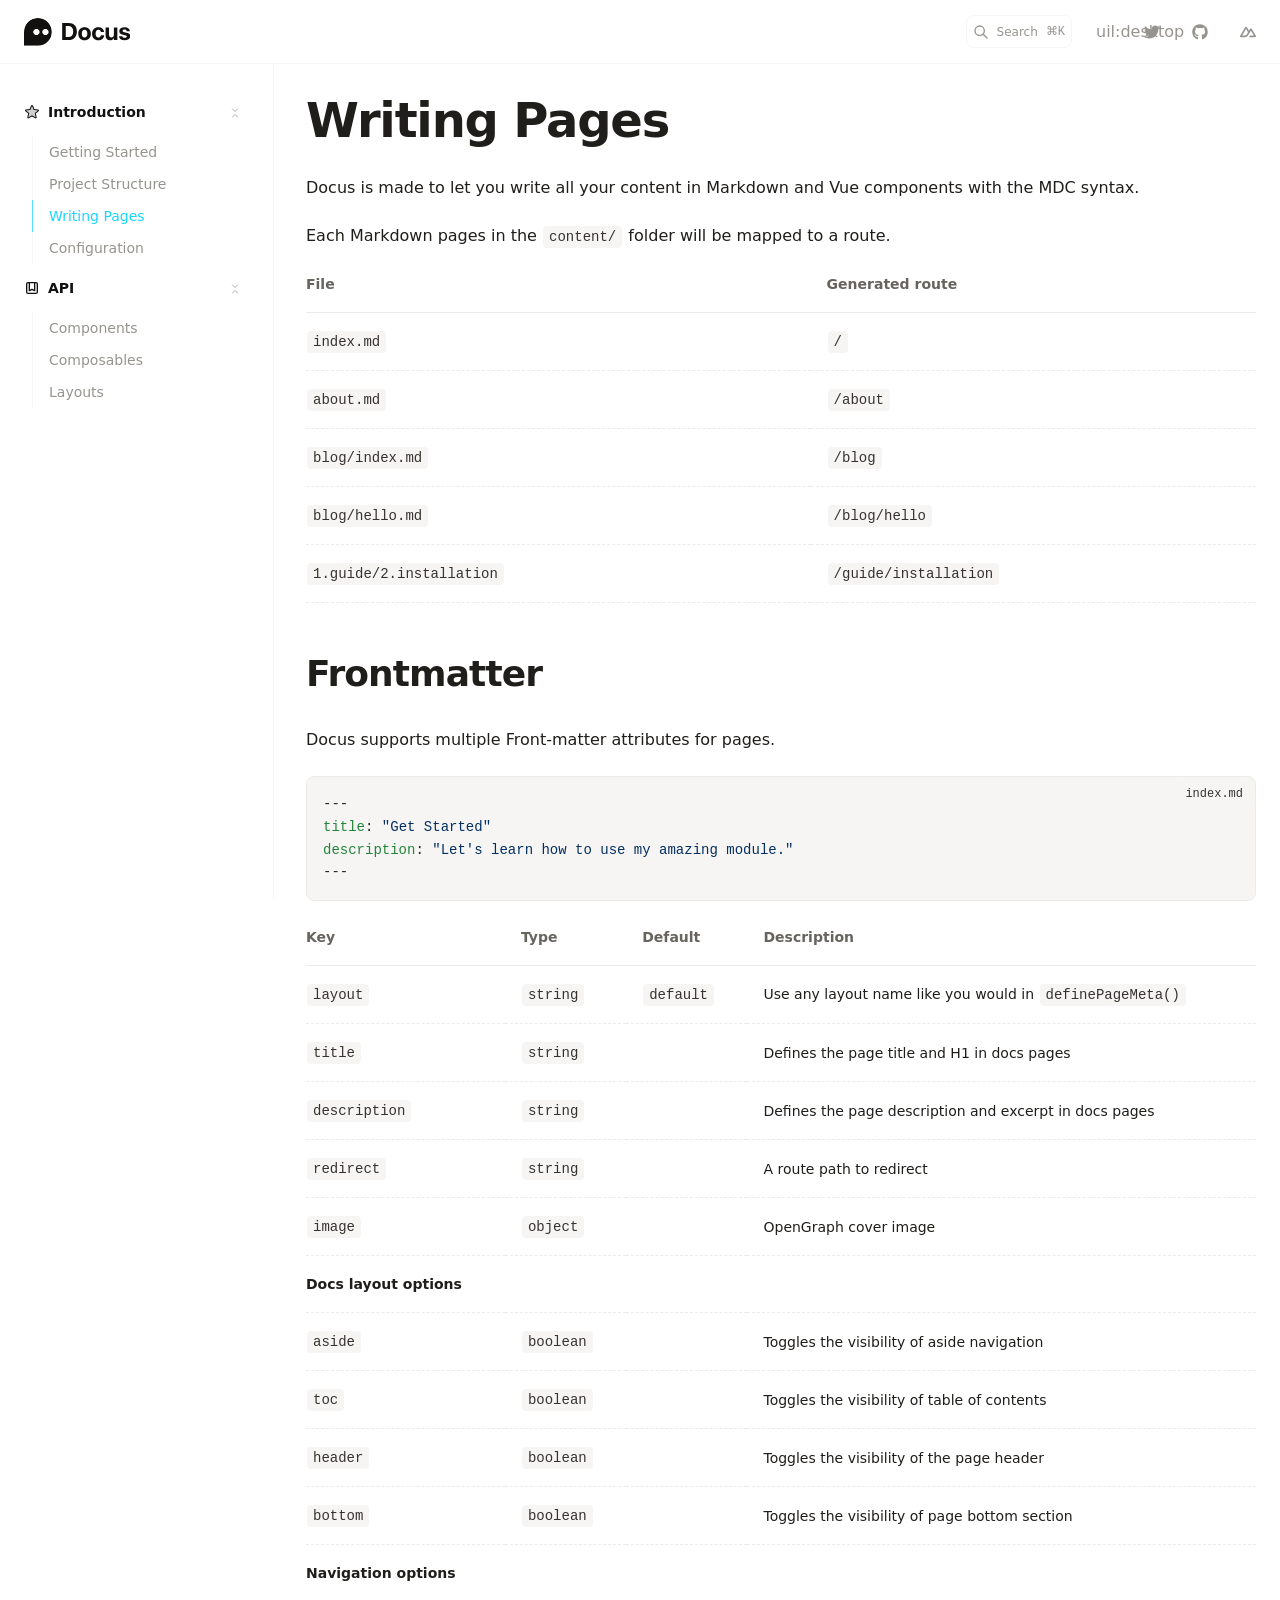
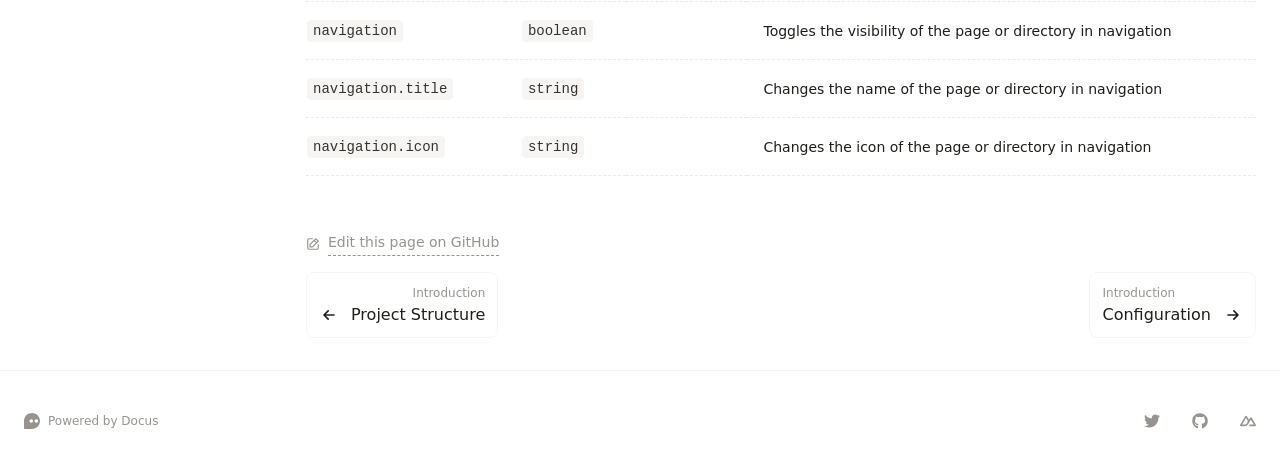
<file: introduction/writing-pages/index.html>
<!DOCTYPE html><html lang="en"><head><meta charset="utf-8">
<meta name="viewport" content="width=device-width, initial-scale=1">
<title>Writing Pages · Docus</title>
<meta name="twitter:card" content="summary_large_image">
<meta property="og:image" content="https://user-images.githubusercontent.com/904724/185365452-87b7ca7b-6030-4813-a2db-5e65c785bf88.png">
<meta property="og:title" content="Writing Pages">
<meta name="description" content="Docus is made to let you write all your content in Markdown and Vue components with the MDC syntax.">
<meta property="og:description" content="Docus is made to let you write all your content in Markdown and Vue components with the MDC syntax.">
<link rel="preload" as="fetch" crossorigin="anonymous" href="/introduction/writing-pages/_payload.json">
<link rel="stylesheet" href="/_nuxt/entry.doBn7Ics.css">
<link rel="stylesheet" href="/_nuxt/DocumentDrivenNotFound.ECVfYbeJ.css">
<link rel="stylesheet" href="/_nuxt/ButtonLink.yof0WDVq.css">
<link rel="stylesheet" href="/_nuxt/DocsPageLayout.P2tnH_3X.css">
<link rel="stylesheet" href="/_nuxt/DocsAside.d2EGK0w6.css">
<link rel="stylesheet" href="/_nuxt/ProseCodeInline.KwdU_R1r.css">
<link rel="stylesheet" href="/_nuxt/Alert.zMQcqFEF.css">
<link rel="stylesheet" href="/_nuxt/DocsPageBottom._jmllOJ6.css">
<link rel="stylesheet" href="/_nuxt/ProseA.Pmk7nWoU.css">
<link rel="stylesheet" href="/_nuxt/DocsPrevNext.TeM-eL5o.css">
<link rel="stylesheet" href="/_nuxt/DocsToc.vQ73IiYT.css">
<link rel="stylesheet" href="/_nuxt/DocsTocLinks.dLo2mTqo.css">
<link rel="stylesheet" href="/_nuxt/ProseH1.gQ3hqBEO.css">
<link rel="stylesheet" href="/_nuxt/ProseP.8KV9OGMk.css">
<link rel="stylesheet" href="/_nuxt/ProseTable.C6MTuo8R.css">
<link rel="stylesheet" href="/_nuxt/ProseThead.cmetAi88.css">
<link rel="stylesheet" href="/_nuxt/ProseTr.sxv8ULVS.css">
<link rel="stylesheet" href="/_nuxt/ProseTh.GUEpSsRc.css">
<link rel="stylesheet" href="/_nuxt/ProseTd.HFYdX56H.css">
<link rel="stylesheet" href="/_nuxt/ProseH2.Zz2NreHT.css">
<link rel="stylesheet" href="/_nuxt/ProsePre.nIRUQbb-.css">
<link rel="stylesheet" href="/_nuxt/ProseCode.GcfskpID.css">
<link rel="stylesheet" href="/_nuxt/ProseStrong.ThIDCA-m.css">
<link rel="modulepreload" as="script" crossorigin href="/_nuxt/entry.e6JsoeTM.js">
<link rel="modulepreload" as="script" crossorigin href="/_nuxt/document-driven.G17Oozq8.js">
<link rel="modulepreload" as="script" crossorigin href="/_nuxt/DocumentDrivenEmpty.4b5y501z.js">
<link rel="modulepreload" as="script" crossorigin href="/_nuxt/ContentRenderer.iNBylpsn.js">
<link rel="modulepreload" as="script" crossorigin href="/_nuxt/ContentRendererMarkdown.vue.1m_-NphI.js">
<link rel="modulepreload" as="script" crossorigin href="/_nuxt/DocumentDrivenNotFound.VrJEXYca.js">
<link rel="modulepreload" as="script" crossorigin href="/_nuxt/ButtonLink.XKT833HK.js">
<link rel="modulepreload" as="script" crossorigin href="/_nuxt/slot.hWvDem63.js">
<link rel="modulepreload" as="script" crossorigin href="/_nuxt/node.V6KjywBy.js">
<link rel="modulepreload" as="script" crossorigin href="/_nuxt/IconDocus.J-T9pSj8.js">
<link rel="modulepreload" as="script" crossorigin href="/_nuxt/default.1eGMKTBE.js">
<link rel="modulepreload" as="script" crossorigin href="/_nuxt/DocsPageLayout.IqXXrzcv.js">
<link rel="modulepreload" as="script" crossorigin href="/_nuxt/DocsAside.xCcgkw-6.js">
<link rel="modulepreload" as="script" crossorigin href="/_nuxt/ProseCodeInline.CijCtRms.js">
<link rel="modulepreload" as="script" crossorigin href="/_nuxt/Alert.zcG7kL5R.js">
<link rel="modulepreload" as="script" crossorigin href="/_nuxt/DocsPageBottom.mQGZ_atJ.js">
<link rel="modulepreload" as="script" crossorigin href="/_nuxt/ProseA.OXT2HLqh.js">
<link rel="modulepreload" as="script" crossorigin href="/_nuxt/EditOnLink.vue.TVsvPkNo.js">
<link rel="modulepreload" as="script" crossorigin href="/_nuxt/DocsPrevNext.o3XwzrEq.js">
<link rel="modulepreload" as="script" crossorigin href="/_nuxt/DocsToc.gzCLtphY.js">
<link rel="modulepreload" as="script" crossorigin href="/_nuxt/DocsTocLinks.1AJ_RgoT.js">
<link rel="modulepreload" as="script" crossorigin href="/_nuxt/ContentRendererMarkdown.9oY0MtC4.js">
<link rel="modulepreload" as="script" crossorigin href="/_nuxt/EditOnLink.r4QsUQWk.js">
<link rel="modulepreload" as="script" crossorigin href="/_nuxt/ProseH1.doTrJYAu.js">
<link rel="modulepreload" as="script" crossorigin href="/_nuxt/ProseP.NuQk_JoO.js">
<link rel="modulepreload" as="script" crossorigin href="/_nuxt/ProseTable.Ra7hvZMo.js">
<link rel="modulepreload" as="script" crossorigin href="/_nuxt/ProseThead.CMTCvYn3.js">
<link rel="modulepreload" as="script" crossorigin href="/_nuxt/ProseTr.J8AWr9RC.js">
<link rel="modulepreload" as="script" crossorigin href="/_nuxt/ProseTh.djMenFi6.js">
<link rel="modulepreload" as="script" crossorigin href="/_nuxt/ProseTbody.uBhUEjjB.js">
<link rel="modulepreload" as="script" crossorigin href="/_nuxt/ProseTd.AKb_Xirp.js">
<link rel="modulepreload" as="script" crossorigin href="/_nuxt/ProseH2.l-d7KlIO.js">
<link rel="modulepreload" as="script" crossorigin href="/_nuxt/ProsePre.3t1GJGWN.js">
<link rel="modulepreload" as="script" crossorigin href="/_nuxt/ProseCode.y6cKApUV.js">
<link rel="modulepreload" as="script" crossorigin href="/_nuxt/ProseStrong.aH42YBDU.js">
<link rel="prefetch" as="style" href="/_nuxt/page.1iptxNd3.css">
<link rel="prefetch" as="script" crossorigin href="/_nuxt/page.UNzT04aZ.js">
<link rel="prefetch" as="script" crossorigin href="/_nuxt/client-db.JNpoBG79.js">
<link rel="prefetch" as="style" href="/_nuxt/useStudio.5vfyueRC.css">
<link rel="prefetch" as="script" crossorigin href="/_nuxt/useStudio.5Qva_v03.js">
<link rel="prefetch" as="style" href="/_nuxt/error-404._LjjY-y0.css">
<link rel="prefetch" as="script" crossorigin href="/_nuxt/error-404.gWy-LdK3.js">
<link rel="prefetch" as="style" href="/_nuxt/error-500.Ke0_YfD7.css">
<link rel="prefetch" as="script" crossorigin href="/_nuxt/error-500.hh1LWUNn.js">
<script type="module" src="/_nuxt/entry.e6JsoeTM.js" crossorigin></script><style id="pinceau-runtime-hydratable">@media{.phy[--]{--puid:pwYWPU-v;}.pv-UrGhJA{padding-left:var(--elements-container-padding-mobile);padding-right:var(--elements-container-padding-mobile);}@media (min-width: 475px){.pv-UrGhJA{padding-left:var(--elements-container-padding-xs);padding-right:var(--elements-container-padding-xs);}}@media (min-width: 640px){.pv-UrGhJA{padding-left:var(--elements-container-padding-sm);padding-right:var(--elements-container-padding-sm);}}@media (min-width: 768px){.pv-UrGhJA{padding-left:var(--elements-container-padding-md);padding-right:var(--elements-container-padding-md);}}} @media{.phy[--]{--puid:KuVwnQ-v;}.pv-7ejghC{max-width:var(--elements-container-maxWidth);padding-left:var(--elements-container-padding-mobile);padding-right:var(--elements-container-padding-mobile);}@media (min-width: 475px){.pv-7ejghC{padding-left:var(--elements-container-padding-xs);padding-right:var(--elements-container-padding-xs);}}@media (min-width: 640px){.pv-7ejghC{padding-left:var(--elements-container-padding-sm);padding-right:var(--elements-container-padding-sm);}}@media (min-width: 768px){.pv-7ejghC{padding-left:var(--elements-container-padding-md);padding-right:var(--elements-container-padding-md);}}} </style><style id="pinceau-theme">@media { :root {--pinceau-mq: initial; --docus-search-results-highlight-color: white;--docus-search-results-window-maxHeight: 100%;--docus-search-results-window-maxWidth: 640px;--docus-search-results-window-marginTop: 0;--docus-search-input-borderStyle: solid;--docus-search-input-borderWidth: 1px;--docus-search-backdropFilter: blur(24px);--docus-loadingBar-gradientColorStop3: #0047e1;--docus-loadingBar-gradientColorStop2: #34cdfe;--docus-loadingBar-gradientColorStop1: #00dc82;--docus-loadingBar-height: 3px;--docus-readableLine: 78ch;--docus-footer-height: 145px;--docus-header-height: 64px;--prose-code-inline-padding: 0.2rem 0.375rem 0.2rem 0.375rem;--prose-code-block-backdropFilter: contrast(1);--prose-code-block-border-style: solid;--prose-code-block-border-width: 1px;--prose-tbody-tr-borderBottom-style: dashed;--prose-tbody-tr-borderBottom-width: 1px;--prose-th-textAlign: inherit;--prose-thead-borderBottom-style: solid;--prose-thead-borderBottom-width: 1px;--prose-thead-border-style: solid;--prose-thead-border-width: 0px;--prose-table-textAlign: start;--prose-hr-width: 1px;--prose-hr-style: solid;--prose-li-listStylePosition: outside;--prose-ol-li-markerColor: currentColor;--prose-ol-paddingInlineStart: 21px;--prose-ol-listStyleType: decimal;--prose-ul-li-markerColor: currentColor;--prose-ul-paddingInlineStart: 21px;--prose-ul-listStyleType: disc;--prose-blockquote-border-style: solid;--prose-blockquote-border-width: 4px;--prose-blockquote-quotes: '201C' '201D' '2018' '2019';--prose-blockquote-paddingInlineStart: 24px;--prose-a-code-color-hover: currentColor;--prose-a-code-color-static: currentColor;--prose-a-hasCode-borderBottom: none;--prose-a-border-distance: 2px;--prose-a-border-color-hover: currentColor;--prose-a-border-color-static: currentColor;--prose-a-border-style-hover: solid;--prose-a-border-style-static: dashed;--prose-a-border-width: 1px;--prose-a-color-static: inherit;--prose-a-textDecoration: none;--prose-h6-margin: 3rem 0 2rem;--prose-h5-margin: 3rem 0 2rem;--prose-h4-margin: 3rem 0 2rem;--prose-h3-margin: 3rem 0 2rem;--prose-h2-margin: 3rem 0 2rem;--prose-h1-margin: 0 0 2rem;--typography-lead-loose: 2;--typography-lead-relaxed: 1.625;--typography-lead-normal: 1.5;--typography-lead-snug: 1.375;--typography-lead-tight: 1.25;--typography-lead-none: 1;--typography-lead-10: 2.5rem;--typography-lead-9: 2.25rem;--typography-lead-8: 2rem;--typography-lead-7: 1.75rem;--typography-lead-6: 1.5rem;--typography-lead-5: 1.25rem;--typography-lead-4: 1rem;--typography-lead-3: .75rem;--typography-lead-2: .5rem;--typography-lead-1: .025rem;--typography-fontWeight-black: 900;--typography-fontWeight-extrabold: 800;--typography-fontWeight-bold: 700;--typography-fontWeight-semibold: 600;--typography-fontWeight-medium: 500;--typography-fontWeight-normal: 400;--typography-fontWeight-light: 300;--typography-fontWeight-extralight: 200;--typography-fontWeight-thin: 100;--typography-fontSize-9xl: 128px;--typography-fontSize-8xl: 96px;--typography-fontSize-7xl: 72px;--typography-fontSize-6xl: 60px;--typography-fontSize-5xl: 48px;--typography-fontSize-4xl: 36px;--typography-fontSize-3xl: 30px;--typography-fontSize-2xl: 24px;--typography-fontSize-xl: 20px;--typography-fontSize-lg: 18px;--typography-fontSize-base: 16px;--typography-fontSize-sm: 14px;--typography-fontSize-xs: 12px;--typography-letterSpacing-wide: 0.025em;--typography-letterSpacing-tight: -0.025em;--typography-verticalMargin-base: 24px;--typography-verticalMargin-sm: 16px;--elements-border-secondary-hover: [object Object];--elements-backdrop-background: #fffc;--elements-backdrop-filter: saturate(200%) blur(20px);--elements-container-maxWidth: 80rem;--lead-loose: 2;--lead-relaxed: 1.625;--lead-normal: 1.5;--lead-snug: 1.375;--lead-tight: 1.25;--lead-none: 1;--lead-10: 2.5rem;--lead-9: 2.25rem;--lead-8: 2rem;--lead-7: 1.75rem;--lead-6: 1.5rem;--lead-5: 1.25rem;--lead-4: 1rem;--lead-3: .75rem;--lead-2: .5rem;--lead-1: .025rem;--letterSpacing-widest: 0.1em;--letterSpacing-wider: 0.05em;--letterSpacing-wide: 0.025em;--letterSpacing-normal: 0em;--letterSpacing-tight: -0.025em;--letterSpacing-tighter: -0.05em;--fontSize-9xl: 8rem;--fontSize-8xl: 6rem;--fontSize-7xl: 4.5rem;--fontSize-6xl: 3.75rem;--fontSize-5xl: 3rem;--fontSize-4xl: 2.25rem;--fontSize-3xl: 1.875rem;--fontSize-2xl: 1.5rem;--fontSize-xl: 1.25rem;--fontSize-lg: 1.125rem;--fontSize-base: 1rem;--fontSize-sm: 0.875rem;--fontSize-xs: 0.75rem;--fontWeight-black: 900;--fontWeight-extrabold: 800;--fontWeight-bold: 700;--fontWeight-semibold: 600;--fontWeight-medium: 500;--fontWeight-normal: 400;--fontWeight-light: 300;--fontWeight-extralight: 200;--fontWeight-thin: 100;--font-mono: ui-monospace, SFMono-Regular, Menlo, Monaco, Consolas, Liberation Mono, Courier New, monospace;--font-serif: ui-serif, Georgia, Cambria, Times New Roman, Times, serif;--font-sans: ui-sans-serif, system-ui, -apple-system, BlinkMacSystemFont, Segoe UI, Roboto, Helvetica Neue, Arial, Noto Sans, sans-serif, Apple Color Emoji, Segoe UI Emoji, Segoe UI Symbol, Noto Color Emoji;--opacity-total: 1;--opacity-high: 0.8;--opacity-medium: 0.5;--opacity-soft: 0.3;--opacity-light: 0.15;--opacity-bright: 0.1;--opacity-noOpacity: 0;--borderWidth-lg: 3px;--borderWidth-md: 2px;--borderWidth-sm: 1px;--borderWidth-noBorder: 0;--space-rem-875: 0.875rem;--space-rem-625: 0.625rem;--space-rem-375: 0.375rem;--space-rem-125: 0.125rem;--space-px: 1px;--space-128: 32rem;--space-96: 24rem;--space-80: 20rem;--space-72: 18rem;--space-64: 16rem;--space-60: 15rem;--space-56: 14rem;--space-52: 13rem;--space-48: 12rem;--space-44: 11rem;--space-40: 10rem;--space-36: 9rem;--space-32: 8rem;--space-28: 7rem;--space-24: 6rem;--space-20: 5rem;--space-16: 4rem;--space-14: 3.5rem;--space-12: 3rem;--space-11: 2.75rem;--space-10: 2.5rem;--space-9: 2.25rem;--space-8: 2rem;--space-7: 1.75rem;--space-6: 1.5rem;--space-5: 1.25rem;--space-4: 1rem;--space-3: 0.75rem;--space-2: 0.5rem;--space-1: 0.25rem;--space-0: 0px;--size-full: 100%;--size-7xl: 80rem;--size-6xl: 72rem;--size-5xl: 64rem;--size-4xl: 56rem;--size-3xl: 48rem;--size-2xl: 42rem;--size-xl: 36rem;--size-lg: 32rem;--size-md: 28rem;--size-sm: 24rem;--size-xs: 20rem;--size-200: 200px;--size-104: 104px;--size-80: 80px;--size-64: 64px;--size-56: 56px;--size-48: 48px;--size-40: 40px;--size-32: 32px;--size-24: 24px;--size-20: 20px;--size-16: 16px;--size-12: 12px;--size-8: 8px;--size-6: 6px;--size-4: 4px;--size-2: 2px;--size-0: 0px;--radii-full: 9999px;--radii-3xl: 1.75rem;--radii-2xl: 1.5rem;--radii-xl: 1rem;--radii-lg: 0.75rem;--radii-md: 0.5rem;--radii-sm: 0.375rem;--radii-xs: 0.25rem;--radii-2xs: 0.125rem;--radii-none: 0px;--shadow-none: 0px 0px 0px 0px transparent;--height-screen: 100vh;--width-screen: 100vw;--color-primary-900: #001A1F;--color-primary-800: #00232B;--color-primary-700: #024757;--color-primary-600: #09A0C1;--color-primary-500: #1AD6FF;--color-primary-400: #55E1FF;--color-primary-300: #82E3FF;--color-primary-200: #C5F2FF;--color-primary-100: #DCF7FF;--color-primary-50: #F1FCFF;--color-ruby-900: #380011;--color-ruby-800: #700021;--color-ruby-700: #a90032;--color-ruby-600: #e10043;--color-ruby-500: #ff1a5e;--color-ruby-400: #ff4079;--color-ruby-300: #ff6694;--color-ruby-200: #ff8dae;--color-ruby-100: #ffb3c9;--color-ruby-50: #ffd9e4;--color-pink-900: #380025;--color-pink-800: #70004b;--color-pink-700: #a90070;--color-pink-600: #e10095;--color-pink-500: #ff1ab2;--color-pink-400: #ff40bf;--color-pink-300: #ff66cc;--color-pink-200: #ff8dd8;--color-pink-100: #ffb3e5;--color-pink-50: #ffd9f2;--color-purple-900: #190038;--color-purple-800: #330070;--color-purple-700: #4c00a9;--color-purple-600: #6500e1;--color-purple-500: #811aff;--color-purple-400: #9640ff;--color-purple-300: #ab66ff;--color-purple-200: #c08dff;--color-purple-100: #d5b3ff;--color-purple-50: #ead9ff;--color-royalblue-900: #0b0531;--color-royalblue-800: #160a62;--color-royalblue-700: #211093;--color-royalblue-600: #2c15c4;--color-royalblue-500: #4127e8;--color-royalblue-400: #614bec;--color-royalblue-300: #806ff0;--color-royalblue-200: #a093f3;--color-royalblue-100: #c0b7f7;--color-royalblue-50: #dfdbfb;--color-indigoblue-900: #001238;--color-indigoblue-800: #002370;--color-indigoblue-700: #0035a9;--color-indigoblue-600: #0047e1;--color-indigoblue-500: #1a62ff;--color-indigoblue-400: #407cff;--color-indigoblue-300: #6696ff;--color-indigoblue-200: #8db0ff;--color-indigoblue-100: #b3cbff;--color-indigoblue-50: #d9e5ff;--color-blue-900: #00131D;--color-blue-800: #002235;--color-blue-700: #014267;--color-blue-600: #0069A6;--color-blue-500: #1AADFF;--color-blue-400: #64C7FF;--color-blue-300: #A1DDFF;--color-blue-200: #C6EAFF;--color-blue-100: #DFF3FF;--color-blue-50: #F2FAFF;--color-lightblue-900: #002e38;--color-lightblue-800: #005c70;--color-lightblue-700: #008aa9;--color-lightblue-600: #00b9e1;--color-lightblue-500: #1ad6ff;--color-lightblue-400: #40ddff;--color-lightblue-300: #66e4ff;--color-lightblue-200: #8deaff;--color-lightblue-100: #b3f1ff;--color-lightblue-50: #d9f8ff;--color-teal-900: #062a28;--color-teal-800: #0b544f;--color-teal-700: #117d77;--color-teal-600: #16a79e;--color-teal-500: #1cd1c6;--color-teal-400: #36e4da;--color-teal-300: #5fe9e1;--color-teal-200: #87efe9;--color-teal-100: #aff4f0;--color-teal-50: #d7faf8;--color-pear-900: #2a2b09;--color-pear-800: #545512;--color-pear-700: #7e801b;--color-pear-600: #a8aa24;--color-pear-500: #d0d32f;--color-pear-400: #d8da52;--color-pear-300: #e0e274;--color-pear-200: #e8e997;--color-pear-100: #eff0ba;--color-pear-50: #f7f8dc;--color-red-900: #1C0301;--color-red-800: #340A01;--color-red-700: #701704;--color-red-600: #BB2402;--color-red-500: #FF3B10;--color-red-400: #FF7353;--color-red-300: #FFA692;--color-red-200: #FFDED7;--color-red-100: #FFF3F0;--color-red-50: #FFF9F8;--color-orange-900: #381800;--color-orange-800: #702f00;--color-orange-700: #a94700;--color-orange-600: #e15e00;--color-orange-500: #ff7a1a;--color-orange-400: #ff9040;--color-orange-300: #ffa666;--color-orange-200: #ffbd8d;--color-orange-100: #ffd3b3;--color-orange-50: #ffe9d9;--color-yellow-900: #1B1500;--color-yellow-800: #292100;--color-yellow-700: #614E02;--color-yellow-600: #CBA408;--color-yellow-500: #FBCA05;--color-yellow-400: #FFDC4E;--color-yellow-300: #FFE372;--color-yellow-200: #FFF0B1;--color-yellow-100: #FFF6D3;--color-yellow-50: #FFFCEE;--color-green-900: #00190F;--color-green-800: #002817;--color-green-700: #006037;--color-green-600: #00B467;--color-green-500: #0DD885;--color-green-400: #3CEEA5;--color-green-300: #86FBCB;--color-green-200: #C3FFE6;--color-green-100: #DEFFF1;--color-green-50: #ECFFF7;--color-gray-900: #121110;--color-gray-800: #201E1B;--color-gray-700: #36332E;--color-gray-600: #67635D;--color-gray-500: #97948F;--color-gray-400: #ADA9A4;--color-gray-300: #DBD9D3;--color-gray-200: #ECEBE8;--color-gray-100: #F6F5F4;--color-gray-50: #FBFBFB;--color-black: #0B0A0A;--color-white: #ffffff;--media-portrait: only screen and (orientation: portrait);--media-landscape: only screen and (orientation: landscape);--media-rm: (prefers-reduced-motion: reduce);--media-2xl: (min-width: 1536px);--media-xl: (min-width: 1280px);--media-lg: (min-width: 1024px);--media-md: (min-width: 768px);--media-sm: (min-width: 640px);--media-xs: (min-width: 475px);--docus-search-results-highlight-backgroundColor: var(--color-primary-500);--docus-search-results-selected-backgroundColor: var(--color-gray-300);--docus-search-results-window-borderRadius: none;--docus-search-results-window-marginX: 0;--docus-search-input-backgroundColor: var(--color-gray-200);--docus-search-input-padding: var(--space-2) var(--space-4);--docus-search-input-gap: var(--space-2);--docus-search-input-fontSize: var(--fontSize-sm);--docus-search-input-borderColor: var(--color-gray-200);--docus-search-input-borderRadius: var(--radii-2xs);--docus-footer-padding: var(--space-4) 0;--docus-header-title-color-hover: var(--color-primary-500);--docus-header-title-color-static: var(--color-gray-900);--docus-header-title-fontWeight: var(--fontWeight-bold);--docus-header-title-fontSize: var(--fontSize-2xl);--docus-header-logo-height: var(--space-6);--docus-body-fontFamily: var(--font-sans);--docus-body-color: var(--color-gray-800);--docus-body-backgroundColor: var(--color-white);--prose-code-inline-fontWeight: var(--typography-fontWeight-normal);--prose-code-inline-fontSize: var(--typography-fontSize-sm);--prose-code-inline-borderRadius: var(--radii-xs);--prose-code-block-pre-padding: var(--typography-verticalMargin-sm);--prose-code-block-margin: var(--typography-verticalMargin-base) 0;--prose-code-block-fontSize: var(--typography-fontSize-sm);--prose-tbody-code-inline-fontSize: var(--typography-fontSize-sm);--prose-tbody-td-padding: var(--typography-verticalMargin-sm);--prose-th-fontWeight: var(--typography-fontWeight-semibold);--prose-th-padding: 0 var(--typography-verticalMargin-sm) var(--typography-verticalMargin-sm) var(--typography-verticalMargin-sm);--prose-table-lineHeight: var(--typography-lead-6);--prose-table-fontSize: var(--typography-fontSize-sm);--prose-table-margin: var(--typography-verticalMargin-base) 0;--prose-hr-margin: var(--typography-verticalMargin-base) 0;--prose-li-margin: var(--typography-verticalMargin-sm) 0;--prose-ol-margin: var(--typography-verticalMargin-base) 0;--prose-ul-margin: var(--typography-verticalMargin-base) 0;--prose-blockquote-margin: var(--typography-verticalMargin-base) 0;--prose-a-code-border-style: var(--prose-a-border-style-static);--prose-a-code-border-width: var(--prose-a-border-width);--prose-a-fontWeight: var(--typography-fontWeight-medium);--prose-img-margin: var(--typography-verticalMargin-base) 0;--prose-strong-fontWeight: var(--typography-fontWeight-semibold);--prose-h6-iconSize: var(--typography-fontSize-base);--prose-h6-fontWeight: var(--typography-fontWeight-semibold);--prose-h6-lineHeight: var(--typography-lead-normal);--prose-h6-fontSize: var(--typography-fontSize-lg);--prose-h5-iconSize: var(--typography-fontSize-lg);--prose-h5-fontWeight: var(--typography-fontWeight-semibold);--prose-h5-lineHeight: var(--typography-lead-snug);--prose-h5-fontSize: var(--typography-fontSize-xl);--prose-h4-iconSize: var(--typography-fontSize-lg);--prose-h4-letterSpacing: var(--typography-letterSpacing-tight);--prose-h4-fontWeight: var(--typography-fontWeight-semibold);--prose-h4-lineHeight: var(--typography-lead-snug);--prose-h4-fontSize: var(--typography-fontSize-2xl);--prose-h3-iconSize: var(--typography-fontSize-xl);--prose-h3-letterSpacing: var(--typography-letterSpacing-tight);--prose-h3-fontWeight: var(--typography-fontWeight-semibold);--prose-h3-lineHeight: var(--typography-lead-snug);--prose-h3-fontSize: var(--typography-fontSize-3xl);--prose-h2-iconSize: var(--typography-fontSize-2xl);--prose-h2-letterSpacing: var(--typography-letterSpacing-tight);--prose-h2-fontWeight: var(--typography-fontWeight-semibold);--prose-h2-lineHeight: var(--typography-lead-tight);--prose-h2-fontSize: var(--typography-fontSize-4xl);--prose-h1-iconSize: var(--typography-fontSize-3xl);--prose-h1-letterSpacing: var(--typography-letterSpacing-tight);--prose-h1-fontWeight: var(--typography-fontWeight-bold);--prose-h1-lineHeight: var(--typography-lead-tight);--prose-h1-fontSize: var(--typography-fontSize-5xl);--prose-p-br-margin: var(--typography-verticalMargin-base) 0 0 0;--prose-p-margin: var(--typography-verticalMargin-base) 0;--prose-p-lineHeight: var(--typography-lead-normal);--prose-p-fontSize: var(--typography-fontSize-base);--typography-color-secondary-900: var(--color-gray-900);--typography-color-secondary-800: var(--color-gray-800);--typography-color-secondary-700: var(--color-gray-700);--typography-color-secondary-600: var(--color-gray-600);--typography-color-secondary-500: var(--color-gray-500);--typography-color-secondary-400: var(--color-gray-400);--typography-color-secondary-300: var(--color-gray-300);--typography-color-secondary-200: var(--color-gray-200);--typography-color-secondary-100: var(--color-gray-100);--typography-color-secondary-50: var(--color-gray-50);--typography-color-primary-900: var(--color-primary-900);--typography-color-primary-800: var(--color-primary-800);--typography-color-primary-700: var(--color-primary-700);--typography-color-primary-600: var(--color-primary-600);--typography-color-primary-500: var(--color-primary-500);--typography-color-primary-400: var(--color-primary-400);--typography-color-primary-300: var(--color-primary-300);--typography-color-primary-200: var(--color-primary-200);--typography-color-primary-100: var(--color-primary-100);--typography-color-primary-50: var(--color-primary-50);--typography-font-code: var(--font-mono);--typography-font-body: var(--font-sans);--typography-font-display: var(--font-sans);--typography-body-backgroundColor: var(--color-white);--typography-body-color: var(--color-black);--elements-state-danger-borderColor-secondary: var(--color-red-200);--elements-state-danger-borderColor-primary: var(--color-red-100);--elements-state-danger-backgroundColor-secondary: var(--color-red-100);--elements-state-danger-backgroundColor-primary: var(--color-red-50);--elements-state-danger-color-secondary: var(--color-red-600);--elements-state-danger-color-primary: var(--color-red-500);--elements-state-warning-borderColor-secondary: var(--color-yellow-200);--elements-state-warning-borderColor-primary: var(--color-yellow-100);--elements-state-warning-backgroundColor-secondary: var(--color-yellow-100);--elements-state-warning-backgroundColor-primary: var(--color-yellow-50);--elements-state-warning-color-secondary: var(--color-yellow-700);--elements-state-warning-color-primary: var(--color-yellow-600);--elements-state-success-borderColor-secondary: var(--color-green-200);--elements-state-success-borderColor-primary: var(--color-green-100);--elements-state-success-backgroundColor-secondary: var(--color-green-100);--elements-state-success-backgroundColor-primary: var(--color-green-50);--elements-state-success-color-secondary: var(--color-green-600);--elements-state-success-color-primary: var(--color-green-500);--elements-state-info-borderColor-secondary: var(--color-blue-200);--elements-state-info-borderColor-primary: var(--color-blue-100);--elements-state-info-backgroundColor-secondary: var(--color-blue-100);--elements-state-info-backgroundColor-primary: var(--color-blue-50);--elements-state-info-color-secondary: var(--color-blue-600);--elements-state-info-color-primary: var(--color-blue-500);--elements-state-primary-borderColor-secondary: var(--color-primary-200);--elements-state-primary-borderColor-primary: var(--color-primary-100);--elements-state-primary-backgroundColor-secondary: var(--color-primary-100);--elements-state-primary-backgroundColor-primary: var(--color-primary-50);--elements-state-primary-color-secondary: var(--color-primary-700);--elements-state-primary-color-primary: var(--color-primary-600);--elements-surface-secondary-backgroundColor: var(--color-gray-200);--elements-surface-primary-backgroundColor: var(--color-gray-100);--elements-surface-background-base: var(--color-gray-100);--elements-border-secondary-static: var(--color-gray-200);--elements-border-primary-hover: var(--color-gray-200);--elements-border-primary-static: var(--color-gray-100);--elements-container-padding-md: var(--space-6);--elements-container-padding-sm: var(--space-6);--elements-container-padding-xs: var(--space-4);--elements-container-padding-mobile: var(--space-4);--elements-text-secondary-color-hover: var(--color-gray-700);--elements-text-secondary-color-static: var(--color-gray-500);--elements-text-primary-color-static: var(--color-gray-900);--text-6xl-lineHeight: var(--lead-none);--text-6xl-fontSize: var(--fontSize-6xl);--text-5xl-lineHeight: var(--lead-none);--text-5xl-fontSize: var(--fontSize-5xl);--text-4xl-lineHeight: var(--lead-10);--text-4xl-fontSize: var(--fontSize-4xl);--text-3xl-lineHeight: var(--lead-9);--text-3xl-fontSize: var(--fontSize-3xl);--text-2xl-lineHeight: var(--lead-8);--text-2xl-fontSize: var(--fontSize-2xl);--text-xl-lineHeight: var(--lead-7);--text-xl-fontSize: var(--fontSize-xl);--text-lg-lineHeight: var(--lead-7);--text-lg-fontSize: var(--fontSize-lg);--text-base-lineHeight: var(--lead-6);--text-base-fontSize: var(--fontSize-base);--text-sm-lineHeight: var(--lead-5);--text-sm-fontSize: var(--fontSize-sm);--text-xs-lineHeight: var(--lead-4);--text-xs-fontSize: var(--fontSize-xs);--color-shadow: var(--color-gray-400);--color-secondary-900: var(--color-gray-900);--color-secondary-800: var(--color-gray-800);--color-secondary-700: var(--color-gray-700);--color-secondary-600: var(--color-gray-600);--color-secondary-500: var(--color-gray-500);--color-secondary-400: var(--color-gray-400);--color-secondary-300: var(--color-gray-300);--color-secondary-200: var(--color-gray-200);--color-secondary-100: var(--color-gray-100);--color-secondary-50: var(--color-gray-50);--prose-code-inline-backgroundColor: var(--typography-color-secondary-100);--prose-code-inline-color: var(--typography-color-secondary-700);--prose-code-block-backgroundColor: var(--typography-color-secondary-100);--prose-code-block-color: var(--typography-color-secondary-700);--prose-code-block-border-color: var(--typography-color-secondary-200);--prose-tbody-tr-borderBottom-color: var(--typography-color-secondary-200);--prose-th-color: var(--typography-color-secondary-600);--prose-thead-borderBottom-color: var(--typography-color-secondary-200);--prose-thead-border-color: var(--typography-color-secondary-300);--prose-hr-color: var(--typography-color-secondary-200);--prose-blockquote-border-color: var(--typography-color-secondary-200);--prose-blockquote-color: var(--typography-color-secondary-500);--prose-a-code-background-hover: var(--typography-color-primary-50);--prose-a-code-border-color-hover: var(--typography-color-primary-500);--prose-a-code-border-color-static: var(--typography-color-secondary-400);--prose-a-color-hover: var(--typography-color-primary-500);--shadow-2xl: 0px 25px 50px -12px var(--color-shadow);--shadow-xl: 0px 20px 25px -5px var(--color-shadow), 0px 8px 10px -6px var(--color-shadow);--shadow-lg: 0px 10px 15px -3px var(--color-shadow), 0px 4px 6px -4px var(--color-shadow);--shadow-md: 0px 4px 6px -1px var(--color-shadow), 0px 2px 4px -2px var(--color-shadow);--shadow-sm: 0px 1px 3px 0px var(--color-shadow), 0px 1px 2px -1px var(--color-shadow);--shadow-xs: 0px 1px 2px 0px var(--color-shadow); } }@media { :root.dark {--pinceau-mq: dark; --prose-code-block-backdropFilter: contrast(1);--prose-ol-li-markerColor: currentColor;--prose-ul-li-markerColor: currentColor;--prose-a-code-color-hover: currentColor;--prose-a-code-color-static: currentColor;--prose-a-border-color-hover: currentColor;--prose-a-border-color-static: currentColor;--prose-a-color-static: inherit;--elements-backdrop-background: #0c0d0ccc;--docus-search-results-selected-backgroundColor: var(--color-gray-700);--docus-search-input-backgroundColor: var(--color-gray-800);--docus-search-input-borderColor: transparent;--docus-header-title-color-static: var(--color-gray-100);--docus-body-color: var(--color-gray-200);--docus-body-backgroundColor: var(--color-black);--typography-body-backgroundColor: var(--color-black);--typography-body-color: var(--color-white);--elements-state-danger-borderColor-secondary: var(--color-red-700);--elements-state-danger-borderColor-primary: var(--color-red-800);--elements-state-danger-backgroundColor-secondary: var(--color-red-800);--elements-state-danger-backgroundColor-primary: var(--color-red-900);--elements-state-danger-color-secondary: var(--color-red-200);--elements-state-danger-color-primary: var(--color-red-300);--elements-state-warning-borderColor-secondary: var(--color-yellow-700);--elements-state-warning-borderColor-primary: var(--color-yellow-800);--elements-state-warning-backgroundColor-secondary: var(--color-yellow-800);--elements-state-warning-backgroundColor-primary: var(--color-yellow-900);--elements-state-warning-color-secondary: var(--color-yellow-200);--elements-state-warning-color-primary: var(--color-yellow-400);--elements-state-success-borderColor-secondary: var(--color-green-700);--elements-state-success-borderColor-primary: var(--color-green-800);--elements-state-success-backgroundColor-secondary: var(--color-green-800);--elements-state-success-backgroundColor-primary: var(--color-green-900);--elements-state-success-color-secondary: var(--color-green-200);--elements-state-success-color-primary: var(--color-green-400);--elements-state-info-borderColor-secondary: var(--color-blue-700);--elements-state-info-borderColor-primary: var(--color-blue-800);--elements-state-info-backgroundColor-secondary: var(--color-blue-800);--elements-state-info-backgroundColor-primary: var(--color-blue-900);--elements-state-info-color-secondary: var(--color-blue-200);--elements-state-info-color-primary: var(--color-blue-400);--elements-state-primary-borderColor-secondary: var(--color-primary-700);--elements-state-primary-borderColor-primary: var(--color-primary-800);--elements-state-primary-backgroundColor-secondary: var(--color-primary-800);--elements-state-primary-backgroundColor-primary: var(--color-primary-900);--elements-state-primary-color-secondary: var(--color-primary-200);--elements-state-primary-color-primary: var(--color-primary-400);--elements-surface-secondary-backgroundColor: var(--color-gray-800);--elements-surface-primary-backgroundColor: var(--color-gray-900);--elements-surface-background-base: var(--color-gray-900);--elements-border-secondary-static: var(--color-gray-800);--elements-border-primary-hover: var(--color-gray-800);--elements-border-primary-static: var(--color-gray-900);--elements-text-secondary-color-hover: var(--color-gray-200);--elements-text-secondary-color-static: var(--color-gray-400);--elements-text-primary-color-static: var(--color-gray-50);--color-shadow: var(--color-gray-800);--prose-code-inline-backgroundColor: var(--typography-color-secondary-800);--prose-code-inline-color: var(--typography-color-secondary-200);--prose-code-block-backgroundColor: var(--typography-color-secondary-900);--prose-code-block-color: var(--typography-color-secondary-200);--prose-code-block-border-color: var(--typography-color-secondary-800);--prose-tbody-tr-borderBottom-color: var(--typography-color-secondary-800);--prose-th-color: var(--typography-color-secondary-400);--prose-thead-borderBottom-color: var(--typography-color-secondary-800);--prose-thead-border-color: var(--typography-color-secondary-600);--prose-hr-color: var(--typography-color-secondary-800);--prose-blockquote-border-color: var(--typography-color-secondary-700);--prose-blockquote-color: var(--typography-color-secondary-400);--prose-a-code-background-hover: var(--typography-color-primary-900);--prose-a-code-border-color-hover: var(--typography-color-primary-600);--prose-a-code-border-color-static: var(--typography-color-secondary-600);--prose-a-color-hover: var(--typography-color-primary-400); } }@media (min-width: 640px) { :root {--pinceau-mq: sm; --docus-search-results-window-maxHeight: 320px;--docus-search-results-window-marginTop: 20vh;--docus-footer-height: 100px;--docus-search-results-window-borderRadius: var(--radii-xs);--docus-search-results-window-marginX: var(--space-4);--docus-header-logo-height: var(--space-7); } }</style><script>"use strict";(()=>{const a=window,e=document.documentElement,m=["dark","light"],c=window&&window.localStorage&&window.localStorage.getItem&&window.localStorage.getItem("nuxt-color-mode")||"system";let n=c==="system"?d():c;const l=e.getAttribute("data-color-mode-forced");l&&(n=l),i(n),a["__NUXT_COLOR_MODE__"]={preference:c,value:n,getColorScheme:d,addColorScheme:i,removeColorScheme:f};function i(o){const t=""+o+"",s="theme";e.classList?e.classList.add(t):e.className+=" "+t,s&&e.setAttribute("data-"+s,o)}function f(o){const t=""+o+"",s="theme";e.classList?e.classList.remove(t):e.className=e.className.replace(new RegExp(t,"g"),""),s&&e.removeAttribute("data-"+s)}function r(o){return a.matchMedia("(prefers-color-scheme"+o+")")}function d(){if(a.matchMedia&&r("").media!=="not all"){for(const o of m)if(r(":"+o).matches)return o}return"light"}})();
</script></head><body><!----><!--teleport anchor--><!----><!--teleport anchor--><div id="__nuxt"><div class="app-layout" data-v-d08d0d6e><div class="nuxt-progress" style="width:0%;opacity:0;background-size:Infinity% auto;" data-v-d08d0d6e></div><header class="has-dialog" data-v-d08d0d6e data-v-71e96f87><div class="container pv-UrGhJA pc-pwYWPU" data-v-71e96f87 data-v-65048bf3><!--[--><div class="section left" data-v-71e96f87><!--[--><button aria-label="Menu" data-v-0a340b05><svg xmlns="http://www.w3.org/2000/svg" xmlns:xlink="http://www.w3.org/1999/xlink" role="img" class="icon" data-v-0a340b05 style="" width="1em" height="1em" viewBox="0 0 24 24" data-v-60a64bd7><path fill="none" stroke="currentColor" stroke-linecap="round" stroke-linejoin="round" stroke-width="2" d="M4 6h16M4 12h16M4 18h16"/></svg></button><!--teleport start--><!--teleport end--><!--]--><a href="/" class="navbar-logo" aria-label="Docus" data-v-71e96f87 data-v-503cd687><span class="logo" data-v-503cd687><svg viewbox="0 0 167 44" fill="none" xmlns="http://www.w3.org/2000/svg" data-v-503cd687 data-v-d8492e0f><path d="M60 34.5945H70.2569C78.3172 34.5945 83.064 29.6369 83.064 21.1959V21.159C83.064 12.7365 78.2986 8 70.2569 8H60V34.5945ZM65.6217 29.987V12.5891H69.5867C74.5197 12.5891 77.3306 15.63 77.3306 21.1775V21.2143C77.3306 26.9645 74.6128 29.987 69.5867 29.987H65.6217Z" fill="currentColor" data-v-d8492e0f></path><path d="M95.1966 35C101.228 35 105.081 31.1666 105.081 24.716V24.6792C105.081 18.284 101.153 14.4321 95.178 14.4321C89.2211 14.4321 85.312 18.3208 85.312 24.6792V24.716C85.312 31.1481 89.1281 35 95.1966 35ZM95.2152 30.7795C92.5346 30.7795 90.8407 28.5863 90.8407 24.716V24.6792C90.8407 20.8642 92.5532 18.6526 95.178 18.6526C97.8213 18.6526 99.5525 20.8642 99.5525 24.6792V24.716C99.5525 28.5679 97.8585 30.7795 95.2152 30.7795Z" fill="currentColor" data-v-d8492e0f></path><path d="M116.823 35C122.147 35 125.59 31.7195 125.851 27.4068V27.2962H120.788L120.769 27.4621C120.397 29.4526 119.038 30.7795 116.86 30.7795C114.179 30.7795 112.504 28.5863 112.504 24.716V24.6976C112.504 20.9195 114.179 18.6526 116.841 18.6526C119.094 18.6526 120.415 20.0901 120.751 21.97L120.788 22.1358H125.832V22.0068C125.628 17.7311 122.184 14.4321 116.767 14.4321C110.792 14.4321 106.975 18.3577 106.975 24.6792V24.6976C106.975 31.0744 110.736 35 116.823 35Z" fill="currentColor" data-v-d8492e0f></path><path d="M135.08 35C138.095 35 140.143 33.5993 141.167 31.3324H141.278V34.5945H146.714V14.8375H141.278V26.1904C141.278 28.7706 139.733 30.5399 137.295 30.5399C134.856 30.5399 133.628 29.0471 133.628 26.4669V14.8375H128.192V27.5911C128.192 32.2171 130.687 35 135.08 35Z" fill="currentColor" data-v-d8492e0f></path><path d="M158.27 35C163.407 35 167 32.4567 167 28.5863V28.5679C167 25.656 165.287 24.0341 161.118 23.1679L157.73 22.4491C155.719 22.0253 155.031 21.3618 155.031 20.3481V20.3297C155.031 19.058 156.203 18.2287 158.083 18.2287C160.094 18.2287 161.267 19.2976 161.453 20.7167L161.471 20.8642H166.479V20.6799C166.348 17.215 163.389 14.4321 158.083 14.4321C153.001 14.4321 149.725 16.8648 149.725 20.6246V20.643C149.725 23.5918 151.68 25.5085 155.552 26.3195L158.94 27.0198C160.894 27.4437 161.564 28.0519 161.564 29.1024V29.1208C161.564 30.3925 160.317 31.185 158.27 31.185C156.092 31.185 154.919 30.2819 154.565 28.7338L154.528 28.5679H149.223L149.241 28.7338C149.669 32.4751 152.741 35 158.27 35Z" fill="currentColor" data-v-d8492e0f></path><mask id="mask0_109_36" style="mask-type:alpha;" maskUnits="userSpaceOnUse" x="0" y="0" width="44" height="44" data-v-d8492e0f><path fill-rule="evenodd" clip-rule="evenodd" d="M0 21.8104C0 9.76479 9.80347 0 21.8967 0C33.99 0 43.7935 9.76479 43.7935 21.8104C43.7935 33.8559 33.99 43.6207 21.8967 43.6207H0V21.8104ZM19.5294 17.0944C22.1442 17.0944 24.2641 19.2059 24.2641 21.8104C24.2641 24.4148 22.1442 26.526 19.5294 26.526C16.9147 26.526 14.7948 24.4148 14.7948 21.8101C14.7948 19.2059 16.9147 17.0944 19.5294 17.0944V17.0944ZM38.4674 21.8104C38.4674 19.2059 36.3475 17.0944 33.7328 17.0944C31.1183 17.0944 28.9984 19.2059 28.9984 21.8104C28.9984 24.4148 31.1183 26.526 33.7328 26.526C36.3475 26.526 38.4674 24.4148 38.4674 21.8101V21.8104Z" fill="white" data-v-d8492e0f></path></mask><g mask="url(#mask0_109_36)" data-v-d8492e0f><path fill-rule="evenodd" clip-rule="evenodd" d="M0 21.8104C0 9.76479 9.80347 0 21.8967 0C33.99 0 43.7935 9.76479 43.7935 21.8104C43.7935 33.8559 33.99 43.6207 21.8967 43.6207H0V21.8104ZM19.5294 17.0944C22.1442 17.0944 24.2641 19.2059 24.2641 21.8104C24.2641 24.4148 22.1442 26.526 19.5294 26.526C16.9147 26.526 14.7948 24.4148 14.7948 21.8101C14.7948 19.2059 16.9147 17.0944 19.5294 17.0944V17.0944ZM38.4674 21.8104C38.4674 19.2059 36.3475 17.0944 33.7328 17.0944C31.1183 17.0944 28.9984 19.2059 28.9984 21.8104C28.9984 24.4148 31.1183 26.526 33.7328 26.526C36.3475 26.526 38.4674 24.4148 38.4674 21.8101V21.8104Z" fill="currentColor" data-v-d8492e0f></path><path d="M9.9987e-06 43.6206H-0.156525V43.7762H9.9987e-06V43.6206ZM21.8967 -0.156006C9.71704 -0.156006 -0.156525 9.67861 -0.156525 21.8106H0.156545C0.156545 9.8508 9.88991 0.155828 21.8967 0.155828V-0.156006ZM43.9497 21.8103C43.9497 9.67861 34.0764 -0.156006 21.8967 -0.156006V0.155828C33.9036 0.155828 43.6369 9.8508 43.6369 21.8103H43.9497ZM21.8967 43.7762C34.0764 43.7762 43.9497 33.9419 43.9497 21.8103H43.6369C43.6369 33.7697 33.9036 43.4647 21.8967 43.4647V43.7762V43.7762ZM9.9987e-06 43.7762H21.8967V43.4647H9.9987e-06V43.7762ZM-0.156525 21.8103V43.6206H0.156545V21.8103H-0.156525ZM24.4203 21.8103C24.4203 19.1197 22.2306 16.9387 19.5294 16.9387V17.2502C22.0577 17.2502 24.1075 19.2916 24.1075 21.8103H24.4203V21.8103ZM19.5294 26.6816C22.2306 26.6816 24.4203 24.5005 24.4203 21.8103H24.1075C24.1075 24.3286 22.058 26.37 19.5294 26.37V26.6816V26.6816ZM14.6385 21.8106C14.6385 24.5008 16.8282 26.6819 19.5294 26.6819V26.3703C17.0011 26.3703 14.9513 24.3289 14.9513 21.8106H14.6385ZM19.5297 16.9387C16.8285 16.9387 14.6388 19.1197 14.6388 21.8103H14.9516C14.9516 19.2916 17.0011 17.2502 19.5297 17.2502V16.9387ZM33.7331 17.2502C36.2617 17.2502 38.3112 19.2916 38.3112 21.8103H38.624C38.624 19.1197 36.4343 16.9387 33.7331 16.9387V17.2502V17.2502ZM29.155 21.8103C29.155 19.2916 31.2045 17.2502 33.7328 17.2502V16.9387C31.0319 16.9387 28.8422 19.1197 28.8422 21.8103H29.155ZM33.7328 26.37C31.2045 26.37 29.155 24.3286 29.155 21.8103H28.8422C28.8422 24.5005 31.0319 26.6816 33.7328 26.6816V26.37ZM38.3109 21.8106C38.3109 24.3289 36.2614 26.3703 33.7328 26.3703V26.6819C36.434 26.6819 38.6237 24.5008 38.6237 21.8106H38.3109Z" fill="currentColor" data-v-d8492e0f></path></g></svg></span></a></div><div class="section center" data-v-71e96f87><a href="/" class="navbar-logo" aria-label="Docus" data-v-71e96f87 data-v-503cd687><span class="logo" data-v-503cd687><svg viewbox="0 0 167 44" fill="none" xmlns="http://www.w3.org/2000/svg" data-v-503cd687 data-v-d8492e0f><path d="M60 34.5945H70.2569C78.3172 34.5945 83.064 29.6369 83.064 21.1959V21.159C83.064 12.7365 78.2986 8 70.2569 8H60V34.5945ZM65.6217 29.987V12.5891H69.5867C74.5197 12.5891 77.3306 15.63 77.3306 21.1775V21.2143C77.3306 26.9645 74.6128 29.987 69.5867 29.987H65.6217Z" fill="currentColor" data-v-d8492e0f></path><path d="M95.1966 35C101.228 35 105.081 31.1666 105.081 24.716V24.6792C105.081 18.284 101.153 14.4321 95.178 14.4321C89.2211 14.4321 85.312 18.3208 85.312 24.6792V24.716C85.312 31.1481 89.1281 35 95.1966 35ZM95.2152 30.7795C92.5346 30.7795 90.8407 28.5863 90.8407 24.716V24.6792C90.8407 20.8642 92.5532 18.6526 95.178 18.6526C97.8213 18.6526 99.5525 20.8642 99.5525 24.6792V24.716C99.5525 28.5679 97.8585 30.7795 95.2152 30.7795Z" fill="currentColor" data-v-d8492e0f></path><path d="M116.823 35C122.147 35 125.59 31.7195 125.851 27.4068V27.2962H120.788L120.769 27.4621C120.397 29.4526 119.038 30.7795 116.86 30.7795C114.179 30.7795 112.504 28.5863 112.504 24.716V24.6976C112.504 20.9195 114.179 18.6526 116.841 18.6526C119.094 18.6526 120.415 20.0901 120.751 21.97L120.788 22.1358H125.832V22.0068C125.628 17.7311 122.184 14.4321 116.767 14.4321C110.792 14.4321 106.975 18.3577 106.975 24.6792V24.6976C106.975 31.0744 110.736 35 116.823 35Z" fill="currentColor" data-v-d8492e0f></path><path d="M135.08 35C138.095 35 140.143 33.5993 141.167 31.3324H141.278V34.5945H146.714V14.8375H141.278V26.1904C141.278 28.7706 139.733 30.5399 137.295 30.5399C134.856 30.5399 133.628 29.0471 133.628 26.4669V14.8375H128.192V27.5911C128.192 32.2171 130.687 35 135.08 35Z" fill="currentColor" data-v-d8492e0f></path><path d="M158.27 35C163.407 35 167 32.4567 167 28.5863V28.5679C167 25.656 165.287 24.0341 161.118 23.1679L157.73 22.4491C155.719 22.0253 155.031 21.3618 155.031 20.3481V20.3297C155.031 19.058 156.203 18.2287 158.083 18.2287C160.094 18.2287 161.267 19.2976 161.453 20.7167L161.471 20.8642H166.479V20.6799C166.348 17.215 163.389 14.4321 158.083 14.4321C153.001 14.4321 149.725 16.8648 149.725 20.6246V20.643C149.725 23.5918 151.68 25.5085 155.552 26.3195L158.94 27.0198C160.894 27.4437 161.564 28.0519 161.564 29.1024V29.1208C161.564 30.3925 160.317 31.185 158.27 31.185C156.092 31.185 154.919 30.2819 154.565 28.7338L154.528 28.5679H149.223L149.241 28.7338C149.669 32.4751 152.741 35 158.27 35Z" fill="currentColor" data-v-d8492e0f></path><mask id="mask0_109_36" style="mask-type:alpha;" maskUnits="userSpaceOnUse" x="0" y="0" width="44" height="44" data-v-d8492e0f><path fill-rule="evenodd" clip-rule="evenodd" d="M0 21.8104C0 9.76479 9.80347 0 21.8967 0C33.99 0 43.7935 9.76479 43.7935 21.8104C43.7935 33.8559 33.99 43.6207 21.8967 43.6207H0V21.8104ZM19.5294 17.0944C22.1442 17.0944 24.2641 19.2059 24.2641 21.8104C24.2641 24.4148 22.1442 26.526 19.5294 26.526C16.9147 26.526 14.7948 24.4148 14.7948 21.8101C14.7948 19.2059 16.9147 17.0944 19.5294 17.0944V17.0944ZM38.4674 21.8104C38.4674 19.2059 36.3475 17.0944 33.7328 17.0944C31.1183 17.0944 28.9984 19.2059 28.9984 21.8104C28.9984 24.4148 31.1183 26.526 33.7328 26.526C36.3475 26.526 38.4674 24.4148 38.4674 21.8101V21.8104Z" fill="white" data-v-d8492e0f></path></mask><g mask="url(#mask0_109_36)" data-v-d8492e0f><path fill-rule="evenodd" clip-rule="evenodd" d="M0 21.8104C0 9.76479 9.80347 0 21.8967 0C33.99 0 43.7935 9.76479 43.7935 21.8104C43.7935 33.8559 33.99 43.6207 21.8967 43.6207H0V21.8104ZM19.5294 17.0944C22.1442 17.0944 24.2641 19.2059 24.2641 21.8104C24.2641 24.4148 22.1442 26.526 19.5294 26.526C16.9147 26.526 14.7948 24.4148 14.7948 21.8101C14.7948 19.2059 16.9147 17.0944 19.5294 17.0944V17.0944ZM38.4674 21.8104C38.4674 19.2059 36.3475 17.0944 33.7328 17.0944C31.1183 17.0944 28.9984 19.2059 28.9984 21.8104C28.9984 24.4148 31.1183 26.526 33.7328 26.526C36.3475 26.526 38.4674 24.4148 38.4674 21.8101V21.8104Z" fill="currentColor" data-v-d8492e0f></path><path d="M9.9987e-06 43.6206H-0.156525V43.7762H9.9987e-06V43.6206ZM21.8967 -0.156006C9.71704 -0.156006 -0.156525 9.67861 -0.156525 21.8106H0.156545C0.156545 9.8508 9.88991 0.155828 21.8967 0.155828V-0.156006ZM43.9497 21.8103C43.9497 9.67861 34.0764 -0.156006 21.8967 -0.156006V0.155828C33.9036 0.155828 43.6369 9.8508 43.6369 21.8103H43.9497ZM21.8967 43.7762C34.0764 43.7762 43.9497 33.9419 43.9497 21.8103H43.6369C43.6369 33.7697 33.9036 43.4647 21.8967 43.4647V43.7762V43.7762ZM9.9987e-06 43.7762H21.8967V43.4647H9.9987e-06V43.7762ZM-0.156525 21.8103V43.6206H0.156545V21.8103H-0.156525ZM24.4203 21.8103C24.4203 19.1197 22.2306 16.9387 19.5294 16.9387V17.2502C22.0577 17.2502 24.1075 19.2916 24.1075 21.8103H24.4203V21.8103ZM19.5294 26.6816C22.2306 26.6816 24.4203 24.5005 24.4203 21.8103H24.1075C24.1075 24.3286 22.058 26.37 19.5294 26.37V26.6816V26.6816ZM14.6385 21.8106C14.6385 24.5008 16.8282 26.6819 19.5294 26.6819V26.3703C17.0011 26.3703 14.9513 24.3289 14.9513 21.8106H14.6385ZM19.5297 16.9387C16.8285 16.9387 14.6388 19.1197 14.6388 21.8103H14.9516C14.9516 19.2916 17.0011 17.2502 19.5297 17.2502V16.9387ZM33.7331 17.2502C36.2617 17.2502 38.3112 19.2916 38.3112 21.8103H38.624C38.624 19.1197 36.4343 16.9387 33.7331 16.9387V17.2502V17.2502ZM29.155 21.8103C29.155 19.2916 31.2045 17.2502 33.7328 17.2502V16.9387C31.0319 16.9387 28.8422 19.1197 28.8422 21.8103H29.155ZM33.7328 26.37C31.2045 26.37 29.155 24.3286 29.155 21.8103H28.8422C28.8422 24.5005 31.0319 26.6816 33.7328 26.6816V26.37ZM38.3109 21.8106C38.3109 24.3289 36.2614 26.3703 33.7328 26.3703V26.6819C36.434 26.6819 38.6237 24.5008 38.6237 21.8106H38.3109Z" fill="currentColor" data-v-d8492e0f></path></g></svg></span></a><!----></div><div class="section right" data-v-71e96f87><!--[--><button type="button" aria-label="Search" data-v-3a3b93fd><span class="content" data-v-3a3b93fd><svg xmlns="http://www.w3.org/2000/svg" xmlns:xlink="http://www.w3.org/1999/xlink" aria-hidden="true" role="img" class="icon" data-v-3a3b93fd style="" width="1em" height="1em" viewBox="0 0 24 24" data-v-60a64bd7><path fill="none" stroke="currentColor" stroke-linecap="round" stroke-linejoin="round" stroke-width="2" d="m21 21l-6-6m2-5a7 7 0 1 1-14 0a7 7 0 0 1 14 0"/></svg><span data-v-3a3b93fd>Search</span><span data-v-3a3b93fd><kbd data-v-3a3b93fd>⌘</kbd><kbd data-v-3a3b93fd>K</kbd></span></span></button><!--teleport start--><!--teleport end--><!--]--><button aria-label="Color Mode" data-v-71e96f87 data-v-8bdd8f84><span data-v-8bdd8f84>...</span></button><div class="social-icons" data-v-71e96f87><!--[--><a href="https://twitter.com/nuxt_js" rel="noopener noreferrer" target="_blank" title="nuxt_js" aria-label="nuxt_js" data-v-5052fd9e><svg xmlns="http://www.w3.org/2000/svg" xmlns:xlink="http://www.w3.org/1999/xlink" aria-hidden="true" role="img" class="icon" data-v-5052fd9e style="" width="1em" height="1em" viewBox="0 0 512 512" data-v-60a64bd7><path fill="currentColor" d="M459.37 151.716c.325 4.548.325 9.097.325 13.645c0 138.72-105.583 298.558-298.558 298.558c-59.452 0-114.68-17.219-161.137-47.106c8.447.974 16.568 1.299 25.34 1.299c49.055 0 94.213-16.568 130.274-44.832c-46.132-.975-84.792-31.188-98.112-72.772c6.498.974 12.995 1.624 19.818 1.624c9.421 0 18.843-1.3 27.614-3.573c-48.081-9.747-84.143-51.98-84.143-102.985v-1.299c13.969 7.797 30.214 12.67 47.431 13.319c-28.264-18.843-46.781-51.005-46.781-87.391c0-19.492 5.197-37.36 14.294-52.954c51.655 63.675 129.3 105.258 216.365 109.807c-1.624-7.797-2.599-15.918-2.599-24.04c0-57.828 46.782-104.934 104.934-104.934c30.213 0 57.502 12.67 76.67 33.137c23.715-4.548 46.456-13.32 66.599-25.34c-7.798 24.366-24.366 44.833-46.132 57.827c21.117-2.273 41.584-8.122 60.426-16.243c-14.292 20.791-32.161 39.308-52.628 54.253"/></svg></a><a href="https://github.com/nuxt-themes/docus" rel="noopener noreferrer" target="_blank" title="nuxt-themes/docus" aria-label="nuxt-themes/docus" data-v-5052fd9e><svg xmlns="http://www.w3.org/2000/svg" xmlns:xlink="http://www.w3.org/1999/xlink" aria-hidden="true" role="img" class="icon" data-v-5052fd9e style="" width="1em" height="1em" viewBox="0 0 496 512" data-v-60a64bd7><path fill="currentColor" d="M165.9 397.4c0 2-2.3 3.6-5.2 3.6c-3.3.3-5.6-1.3-5.6-3.6c0-2 2.3-3.6 5.2-3.6c3-.3 5.6 1.3 5.6 3.6m-31.1-4.5c-.7 2 1.3 4.3 4.3 4.9c2.6 1 5.6 0 6.2-2s-1.3-4.3-4.3-5.2c-2.6-.7-5.5.3-6.2 2.3m44.2-1.7c-2.9.7-4.9 2.6-4.6 4.9c.3 2 2.9 3.3 5.9 2.6c2.9-.7 4.9-2.6 4.6-4.6c-.3-1.9-3-3.2-5.9-2.9M244.8 8C106.1 8 0 113.3 0 252c0 110.9 69.8 205.8 169.5 239.2c12.8 2.3 17.3-5.6 17.3-12.1c0-6.2-.3-40.4-.3-61.4c0 0-70 15-84.7-29.8c0 0-11.4-29.1-27.8-36.6c0 0-22.9-15.7 1.6-15.4c0 0 24.9 2 38.6 25.8c21.9 38.6 58.6 27.5 72.9 20.9c2.3-16 8.8-27.1 16-33.7c-55.9-6.2-112.3-14.3-112.3-110.5c0-27.5 7.6-41.3 23.6-58.9c-2.6-6.5-11.1-33.3 2.6-67.9c20.9-6.5 69 27 69 27c20-5.6 41.5-8.5 62.8-8.5s42.8 2.9 62.8 8.5c0 0 48.1-33.6 69-27c13.7 34.7 5.2 61.4 2.6 67.9c16 17.7 25.8 31.5 25.8 58.9c0 96.5-58.9 104.2-114.8 110.5c9.2 7.9 17 22.9 17 46.4c0 33.7-.3 75.4-.3 83.6c0 6.5 4.6 14.4 17.3 12.1C428.2 457.8 496 362.9 496 252C496 113.3 383.5 8 244.8 8M97.2 352.9c-1.3 1-1 3.3.7 5.2c1.6 1.6 3.9 2.3 5.2 1c1.3-1 1-3.3-.7-5.2c-1.6-1.6-3.9-2.3-5.2-1m-10.8-8.1c-.7 1.3.3 2.9 2.3 3.9c1.6 1 3.6.7 4.3-.7c.7-1.3-.3-2.9-2.3-3.9c-2-.6-3.6-.3-4.3.7m32.4 35.6c-1.6 1.3-1 4.3 1.3 6.2c2.3 2.3 5.2 2.6 6.5 1c1.3-1.3.7-4.3-1.3-6.2c-2.2-2.3-5.2-2.6-6.5-1m-11.4-14.7c-1.6 1-1.6 3.6 0 5.9c1.6 2.3 4.3 3.3 5.6 2.3c1.6-1.3 1.6-3.9 0-6.2c-1.4-2.3-4-3.3-5.6-2"/></svg></a><a href="https://nuxt.com" rel="noopener noreferrer" target="_blank" title="Nuxt" aria-label="Nuxt" data-v-5052fd9e><svg xmlns="http://www.w3.org/2000/svg" xmlns:xlink="http://www.w3.org/1999/xlink" aria-hidden="true" role="img" class="icon" data-v-5052fd9e style="" width="1em" height="1em" viewBox="0 0 24 24" data-v-60a64bd7><path fill="currentColor" d="M13.464 19.83h8.922c.283 0 .562-.073.807-.21a1.59 1.59 0 0 0 .591-.574a1.53 1.53 0 0 0 .216-.783a1.529 1.529 0 0 0-.217-.782L17.792 7.414a1.59 1.59 0 0 0-.591-.573a1.652 1.652 0 0 0-.807-.21c-.283 0-.562.073-.807.21a1.59 1.59 0 0 0-.59.573L13.463 9.99L10.47 4.953a1.591 1.591 0 0 0-.591-.573a1.653 1.653 0 0 0-.807-.21c-.284 0-.562.073-.807.21a1.591 1.591 0 0 0-.591.573L.216 17.481a1.53 1.53 0 0 0-.217.782c0 .275.074.545.216.783a1.59 1.59 0 0 0 .59.574c.246.137.525.21.808.21h5.6c2.22 0 3.856-.946 4.982-2.79l2.733-4.593l1.464-2.457l4.395 7.382h-5.859Zm-6.341-2.46l-3.908-.002l5.858-9.842l2.923 4.921l-1.957 3.29c-.748 1.196-1.597 1.632-2.916 1.632"/></svg></a><!--]--></div></div><!--]--></div></header><main data-v-d08d0d6e><!--[--><div class="document-driven-page"><div class="container pv-UrGhJA pc-HYCbNA docs-page-content fluid has-aside" data-v-c7bf006b data-v-65048bf3><!--[--><aside class="aside-nav" data-v-c7bf006b><nav class="app-aside" data-v-c7bf006b data-v-84d56eca><ul class="docs-aside-tree" data-v-84d56eca data-v-307f85cd><!--[--><li class="" data-v-307f85cd><button class="title-collapsible-button" data-v-307f85cd><span class="content" data-v-307f85cd><svg xmlns="http://www.w3.org/2000/svg" xmlns:xlink="http://www.w3.org/1999/xlink" aria-hidden="true" role="img" class="icon" data-v-307f85cd style="" width="1em" height="1em" viewBox="0 0 256 256" data-v-60a64bd7><g fill="currentColor"><path d="M184.13 147.7a8.08 8.08 0 0 0-2.54 7.89l13.52 58.54a8 8 0 0 1-11.89 8.69l-51.1-31a7.93 7.93 0 0 0-8.24 0l-51.1 31a8 8 0 0 1-11.89-8.69l13.52-58.54a8.08 8.08 0 0 0-2.54-7.89l-45.11-39.35a8 8 0 0 1 4.54-14.07l59.46-5.14a8 8 0 0 0 6.67-4.88l23.23-55.36a8 8 0 0 1 14.68 0l23.23 55.36a8 8 0 0 0 6.67 4.88l59.46 5.14a8 8 0 0 1 4.54 14.07Z" opacity=".2"/><path d="M239.2 97.29a16 16 0 0 0-13.81-11L166 81.17l-23.28-55.36a15.95 15.95 0 0 0-29.44 0L90.07 81.17l-59.46 5.15a16 16 0 0 0-9.11 28.06l45.11 39.42l-13.52 58.54a16 16 0 0 0 23.84 17.34l51-31l51.11 31a16 16 0 0 0 23.84-17.34l-13.51-58.6l45.1-39.36a16 16 0 0 0 4.73-17.09m-15.22 5l-45.1 39.36a16 16 0 0 0-5.08 15.71L187.35 216l-51.07-31a15.9 15.9 0 0 0-16.54 0l-51 31l13.46-58.6a16 16 0 0 0-5.08-15.71L32 102.35a.37.37 0 0 1 0-.09l59.44-5.14a16 16 0 0 0 13.35-9.75L128 32.08l23.2 55.29a16 16 0 0 0 13.35 9.75l59.45 5.14v.07Z"/></g></svg><span data-v-307f85cd>Introduction</span></span><span data-v-307f85cd><svg xmlns="http://www.w3.org/2000/svg" xmlns:xlink="http://www.w3.org/1999/xlink" aria-hidden="true" role="img" class="icon collapsible-icon" data-v-307f85cd style="" width="1em" height="1em" viewBox="0 0 24 24" data-v-60a64bd7><path fill="none" stroke="currentColor" stroke-linecap="round" stroke-linejoin="round" stroke-width="2" d="m7 20l5-5l5 5M7 4l5 5l5-5"/></svg></span></button><ul class="docs-aside-tree recursive" style="" data-v-307f85cd data-v-307f85cd><!--[--><li class="has-parent-icon bordered" data-v-307f85cd><a href="/introduction/getting-started" class="link padded" data-v-307f85cd><span class="content" data-v-307f85cd><!----><span data-v-307f85cd>Getting Started</span></span></a><!----></li><li class="has-parent-icon bordered" data-v-307f85cd><a href="/introduction/project-structure" class="link padded" data-v-307f85cd><span class="content" data-v-307f85cd><!----><span data-v-307f85cd>Project Structure</span></span></a><!----></li><li class="has-parent-icon bordered active" data-v-307f85cd><a aria-current="page" href="/introduction/writing-pages" class="router-link-active router-link-exact-active link padded active" data-v-307f85cd><span class="content" data-v-307f85cd><!----><span data-v-307f85cd>Writing Pages</span></span></a><!----></li><li class="has-parent-icon bordered" data-v-307f85cd><a href="/introduction/configuration" class="link padded" data-v-307f85cd><span class="content" data-v-307f85cd><!----><span data-v-307f85cd>Configuration</span></span></a><!----></li><!--]--></ul></li><li class="" data-v-307f85cd><button class="title-collapsible-button" data-v-307f85cd><span class="content" data-v-307f85cd><svg xmlns="http://www.w3.org/2000/svg" xmlns:xlink="http://www.w3.org/1999/xlink" aria-hidden="true" role="img" class="icon" data-v-307f85cd style="" width="1em" height="1em" viewBox="0 0 24 24" data-v-60a64bd7><path fill="none" stroke="currentColor" stroke-linecap="round" stroke-linejoin="round" stroke-width="2" d="M16 4v12l-4-2l-4 2V4M6 20h12a2 2 0 0 0 2-2V6a2 2 0 0 0-2-2H6a2 2 0 0 0-2 2v12a2 2 0 0 0 2 2"/></svg><span data-v-307f85cd>API</span></span><span data-v-307f85cd><svg xmlns="http://www.w3.org/2000/svg" xmlns:xlink="http://www.w3.org/1999/xlink" aria-hidden="true" role="img" class="icon collapsible-icon" data-v-307f85cd style="" width="1em" height="1em" viewBox="0 0 24 24" data-v-60a64bd7><path fill="none" stroke="currentColor" stroke-linecap="round" stroke-linejoin="round" stroke-width="2" d="m7 20l5-5l5 5M7 4l5 5l5-5"/></svg></span></button><ul class="docs-aside-tree recursive" style="" data-v-307f85cd data-v-307f85cd><!--[--><li class="has-parent-icon bordered" data-v-307f85cd><a href="/api/components" class="link padded" data-v-307f85cd><span class="content" data-v-307f85cd><!----><span data-v-307f85cd>Components</span></span></a><!----></li><li class="has-parent-icon bordered" data-v-307f85cd><a href="/api/composables" class="link padded" data-v-307f85cd><span class="content" data-v-307f85cd><!----><span data-v-307f85cd>Composables</span></span></a><!----></li><li class="has-parent-icon bordered" data-v-307f85cd><a href="/api/layouts" class="link padded" data-v-307f85cd><span class="content" data-v-307f85cd><!----><span data-v-307f85cd>Layouts</span></span></a><!----></li><!--]--></ul></li><!--]--></ul></nav></aside><article class="page-body" data-v-c7bf006b><!--[--><!--[--><div><h1 id="writing-pages" data-v-00feaeaa><a aria-current="page" href="/introduction/writing-pages#writing-pages" class="router-link-active router-link-exact-active" data-v-00feaeaa><!--[-->Writing Pages<!--]--><!----></a></h1><p data-v-faad55e0><!--[-->Docus is made to let you write all your content in Markdown and Vue components with the MDC syntax.<!--]--></p><p data-v-faad55e0><!--[-->Each Markdown pages in the <code class="" data-v-90e26dbf><!--[-->content/<!--]--></code> folder will be mapped to a route.<!--]--></p>





























<div class="table-wrapper" data-v-8e6fb9dc><table data-v-8e6fb9dc><!--[--><thead data-v-efc4de83><!--[--><tr data-v-07717aba><!--[--><th data-v-ea5a035d><!--[-->File<!--]--></th><th align="left" data-v-ea5a035d><!--[-->Generated route<!--]--></th><!--]--></tr><!--]--></thead><tbody><!--[--><tr data-v-07717aba><!--[--><td data-v-543860da><!--[--><code class="" data-v-90e26dbf><!--[-->index.md<!--]--></code><!--]--></td><td align="left" data-v-543860da><!--[--><code class="" data-v-90e26dbf><!--[-->/<!--]--></code><!--]--></td><!--]--></tr><tr data-v-07717aba><!--[--><td data-v-543860da><!--[--><code class="" data-v-90e26dbf><!--[-->about.md<!--]--></code><!--]--></td><td align="left" data-v-543860da><!--[--><code class="" data-v-90e26dbf><!--[-->/about<!--]--></code><!--]--></td><!--]--></tr><tr data-v-07717aba><!--[--><td data-v-543860da><!--[--><code class="" data-v-90e26dbf><!--[-->blog/index.md<!--]--></code><!--]--></td><td align="left" data-v-543860da><!--[--><code class="" data-v-90e26dbf><!--[-->/blog<!--]--></code><!--]--></td><!--]--></tr><tr data-v-07717aba><!--[--><td data-v-543860da><!--[--><code class="" data-v-90e26dbf><!--[-->blog/hello.md<!--]--></code><!--]--></td><td align="left" data-v-543860da><!--[--><code class="" data-v-90e26dbf><!--[-->/blog/hello<!--]--></code><!--]--></td><!--]--></tr><tr data-v-07717aba><!--[--><td data-v-543860da><!--[--><code class="" data-v-90e26dbf><!--[-->1.guide/2.installation<!--]--></code><!--]--></td><td align="left" data-v-543860da><!--[--><code class="" data-v-90e26dbf><!--[-->/guide/installation<!--]--></code><!--]--></td><!--]--></tr><!--]--></tbody><!--]--></table></div><h2 id="frontmatter" data-v-379c3c17><a aria-current="page" href="/introduction/writing-pages#frontmatter" class="router-link-active router-link-exact-active" data-v-379c3c17><!--[-->Frontmatter<!--]--><!----></a></h2><p data-v-faad55e0><!--[-->Docus supports multiple Front-matter attributes for pages.<!--]--></p><div class="highlight-md prose-code" meta data-v-c46a05f7><span class="filename" data-v-c46a05f7>index.md</span><!--[--><pre class="language-md shiki shiki-themes github-dark github-light" style=""><!--[--><code><span class="line" line="1"><span style="--shiki-dark:#E1E4E8;--shiki-default:#24292E">---
</span></span><span class="line" line="2"><span style="--shiki-dark:#85E89D;--shiki-default:#22863A">title</span><span style="--shiki-dark:#E1E4E8;--shiki-default:#24292E">: </span><span style="--shiki-dark:#9ECBFF;--shiki-default:#032F62">&quot;Get Started&quot;
</span></span><span class="line" line="3"><span style="--shiki-dark:#85E89D;--shiki-default:#22863A">description</span><span style="--shiki-dark:#E1E4E8;--shiki-default:#24292E">: </span><span style="--shiki-dark:#9ECBFF;--shiki-default:#032F62">&quot;Let&#39;s learn how to use my amazing module.&quot;
</span></span><span class="line" line="4"><span style="--shiki-dark:#E1E4E8;--shiki-default:#24292E">---
</span></span></code><!--]--></pre><!--]--><button class="copy-button" data-v-c46a05f7 data-v-6f91fa26><span class="sr-only" data-v-6f91fa26>Copy to clipboard</span><span class="icon-wrapper" data-v-6f91fa26><svg xmlns="http://www.w3.org/2000/svg" xmlns:xlink="http://www.w3.org/1999/xlink" aria-hidden="true" role="img" class="icon" data-v-6f91fa26 style="" width="18px" height="18px" viewBox="0 0 256 256" data-v-60a64bd7><path fill="currentColor" d="M216 32H88a8 8 0 0 0-8 8v40H40a8 8 0 0 0-8 8v128a8 8 0 0 0 8 8h128a8 8 0 0 0 8-8v-40h40a8 8 0 0 0 8-8V40a8 8 0 0 0-8-8m-56 176H48V96h112Zm48-48h-32V88a8 8 0 0 0-8-8H96V48h112Z"/></svg></span></button></div>































































































<div class="table-wrapper" data-v-8e6fb9dc><table data-v-8e6fb9dc><!--[--><thead data-v-efc4de83><!--[--><tr data-v-07717aba><!--[--><th data-v-ea5a035d><!--[--><strong data-v-8a4e1ca8><!--[-->Key<!--]--></strong><!--]--></th><th data-v-ea5a035d><!--[--><strong data-v-8a4e1ca8><!--[-->Type<!--]--></strong><!--]--></th><th data-v-ea5a035d><!--[--><strong data-v-8a4e1ca8><!--[-->Default<!--]--></strong><!--]--></th><th data-v-ea5a035d><!--[--><strong data-v-8a4e1ca8><!--[-->Description<!--]--></strong><!--]--></th><!--]--></tr><!--]--></thead><tbody><!--[--><tr data-v-07717aba><!--[--><td data-v-543860da><!--[--><code class="" data-v-90e26dbf><!--[-->layout<!--]--></code><!--]--></td><td data-v-543860da><!--[--><code class="" data-v-90e26dbf><!--[-->string<!--]--></code><!--]--></td><td data-v-543860da><!--[--><code class="" data-v-90e26dbf><!--[-->default<!--]--></code><!--]--></td><td data-v-543860da><!--[-->Use any layout name like you would in <code class="" data-v-90e26dbf><!--[-->definePageMeta()<!--]--></code><!--]--></td><!--]--></tr><tr data-v-07717aba><!--[--><td data-v-543860da><!--[--><code class="" data-v-90e26dbf><!--[-->title<!--]--></code><!--]--></td><td data-v-543860da><!--[--><code class="" data-v-90e26dbf><!--[-->string<!--]--></code><!--]--></td><td data-v-543860da><!--[--><!--]--></td><td data-v-543860da><!--[-->Defines the page title and H1 in docs pages<!--]--></td><!--]--></tr><tr data-v-07717aba><!--[--><td data-v-543860da><!--[--><code class="" data-v-90e26dbf><!--[-->description<!--]--></code><!--]--></td><td data-v-543860da><!--[--><code class="" data-v-90e26dbf><!--[-->string<!--]--></code><!--]--></td><td data-v-543860da><!--[--><!--]--></td><td data-v-543860da><!--[-->Defines the page description and excerpt in docs pages<!--]--></td><!--]--></tr><tr data-v-07717aba><!--[--><td data-v-543860da><!--[--><code class="" data-v-90e26dbf><!--[-->redirect<!--]--></code><!--]--></td><td data-v-543860da><!--[--><code class="" data-v-90e26dbf><!--[-->string<!--]--></code><!--]--></td><td data-v-543860da><!--[--><!--]--></td><td data-v-543860da><!--[-->A route path to redirect<!--]--></td><!--]--></tr><tr data-v-07717aba><!--[--><td data-v-543860da><!--[--><code class="" data-v-90e26dbf><!--[-->image<!--]--></code><!--]--></td><td data-v-543860da><!--[--><code class="" data-v-90e26dbf><!--[-->object<!--]--></code><!--]--></td><td data-v-543860da><!--[--><!--]--></td><td data-v-543860da><!--[-->OpenGraph cover image<!--]--></td><!--]--></tr><tr data-v-07717aba><!--[--><td data-v-543860da><!--[--><strong data-v-8a4e1ca8><!--[-->Docs layout options<!--]--></strong><!--]--></td><td data-v-543860da><!--[--><!--]--></td><td data-v-543860da><!--[--><!--]--></td><td data-v-543860da><!--[--><!--]--></td><!--]--></tr><tr data-v-07717aba><!--[--><td data-v-543860da><!--[--><code class="" data-v-90e26dbf><!--[-->aside<!--]--></code><!--]--></td><td data-v-543860da><!--[--><code class="" data-v-90e26dbf><!--[-->boolean<!--]--></code><!--]--></td><td data-v-543860da><!--[--><!--]--></td><td data-v-543860da><!--[-->Toggles the visibility of aside navigation<!--]--></td><!--]--></tr><tr data-v-07717aba><!--[--><td data-v-543860da><!--[--><code class="" data-v-90e26dbf><!--[-->toc<!--]--></code><!--]--></td><td data-v-543860da><!--[--><code class="" data-v-90e26dbf><!--[-->boolean<!--]--></code><!--]--></td><td data-v-543860da><!--[--><!--]--></td><td data-v-543860da><!--[-->Toggles the visibility of table of contents<!--]--></td><!--]--></tr><tr data-v-07717aba><!--[--><td data-v-543860da><!--[--><code class="" data-v-90e26dbf><!--[-->header<!--]--></code><!--]--></td><td data-v-543860da><!--[--><code class="" data-v-90e26dbf><!--[-->boolean<!--]--></code><!--]--></td><td data-v-543860da><!--[--><!--]--></td><td data-v-543860da><!--[-->Toggles the visibility of the page header<!--]--></td><!--]--></tr><tr data-v-07717aba><!--[--><td data-v-543860da><!--[--><code class="" data-v-90e26dbf><!--[-->bottom<!--]--></code><!--]--></td><td data-v-543860da><!--[--><code class="" data-v-90e26dbf><!--[-->boolean<!--]--></code><!--]--></td><td data-v-543860da><!--[--><!--]--></td><td data-v-543860da><!--[-->Toggles the visibility of page bottom section<!--]--></td><!--]--></tr><tr data-v-07717aba><!--[--><td data-v-543860da><!--[--><strong data-v-8a4e1ca8><!--[-->Navigation options<!--]--></strong><!--]--></td><td data-v-543860da><!--[--><!--]--></td><td data-v-543860da><!--[--><!--]--></td><td data-v-543860da><!--[--><!--]--></td><!--]--></tr><tr data-v-07717aba><!--[--><td data-v-543860da><!--[--><code class="" data-v-90e26dbf><!--[-->navigation<!--]--></code><!--]--></td><td data-v-543860da><!--[--><code class="" data-v-90e26dbf><!--[-->boolean<!--]--></code><!--]--></td><td data-v-543860da><!--[--><!--]--></td><td data-v-543860da><!--[-->Toggles the visibility of the page or directory in navigation<!--]--></td><!--]--></tr><tr data-v-07717aba><!--[--><td data-v-543860da><!--[--><code class="" data-v-90e26dbf><!--[-->navigation.title<!--]--></code><!--]--></td><td data-v-543860da><!--[--><code class="" data-v-90e26dbf><!--[-->string<!--]--></code><!--]--></td><td data-v-543860da><!--[--><!--]--></td><td data-v-543860da><!--[-->Changes the name of the page or directory in navigation<!--]--></td><!--]--></tr><tr data-v-07717aba><!--[--><td data-v-543860da><!--[--><code class="" data-v-90e26dbf><!--[-->navigation.icon<!--]--></code><!--]--></td><td data-v-543860da><!--[--><code class="" data-v-90e26dbf><!--[-->string<!--]--></code><!--]--></td><td data-v-543860da><!--[--><!--]--></td><td data-v-543860da><!--[-->Changes the icon of the page or directory in navigation<!--]--></td><!--]--></tr><!--]--></tbody><!--]--></table></div><style>html .shiki span {color: var(--shiki-default);background: var(--shiki-default-bg);font-style: var(--shiki-default-font-style);font-weight: var(--shiki-default-font-weight);text-decoration: var(--shiki-default-text-decoration);}html.dark .shiki span {color: var(--shiki-dark);background: var(--shiki-dark-bg);font-style: var(--shiki-dark-font-style);font-weight: var(--shiki-dark-font-weight);text-decoration: var(--shiki-dark-text-decoration);}html .dark .shiki span {color: var(--shiki-dark);background: var(--shiki-dark-bg);font-style: var(--shiki-dark-font-style);font-weight: var(--shiki-dark-font-weight);text-decoration: var(--shiki-dark-text-decoration);}html .default .shiki span {color: var(--shiki-default);background: var(--shiki-default-bg);font-style: var(--shiki-default-font-style);font-weight: var(--shiki-default-font-weight);text-decoration: var(--shiki-default-text-decoration);}</style></div><!--]--><!--]--><!--[--><div class="docs-page-bottom" data-v-c7bf006b data-v-7fe200ff><div class="edit-link" data-v-7fe200ff><svg xmlns="http://www.w3.org/2000/svg" xmlns:xlink="http://www.w3.org/1999/xlink" aria-hidden="true" role="img" class="icon" data-v-7fe200ff style="" width="1em" height="1em" viewBox="0 0 24 24" data-v-60a64bd7><path fill="currentColor" d="M21 12a1 1 0 0 0-1 1v6a1 1 0 0 1-1 1H5a1 1 0 0 1-1-1V5a1 1 0 0 1 1-1h6a1 1 0 0 0 0-2H5a3 3 0 0 0-3 3v14a3 3 0 0 0 3 3h14a3 3 0 0 0 3-3v-6a1 1 0 0 0-1-1m-15 .76V17a1 1 0 0 0 1 1h4.24a1 1 0 0 0 .71-.29l6.92-6.93L21.71 8a1 1 0 0 0 0-1.42l-4.24-4.29a1 1 0 0 0-1.42 0l-2.82 2.83l-6.94 6.93a1 1 0 0 0-.29.71m10.76-8.35l2.83 2.83l-1.42 1.42l-2.83-2.83ZM8 13.17l5.93-5.93l2.83 2.83L10.83 16H8Z"/></svg><!--[--><a href="https://github.com/nuxt-themes/docus/edit/main/.starters/default/content/1.introduction/3.writing-pages.md" rel="noopener noreferrer" data-v-7fe200ff data-v-a089b9a5><!--[--><span data-v-7fe200ff> Edit this page on GitHub </span><!--]--></a><!--]--></div><!----></div><div class="docs-prev-next" data-v-c7bf006b data-v-4a411049><a href="/introduction/project-structure" class="prev" data-v-4a411049><svg xmlns="http://www.w3.org/2000/svg" xmlns:xlink="http://www.w3.org/1999/xlink" aria-hidden="true" role="img" class="icon" data-v-4a411049 style="" width="1em" height="1em" viewBox="0 0 24 24" data-v-60a64bd7><path fill="none" stroke="currentColor" stroke-linecap="round" stroke-linejoin="round" stroke-width="2" d="m11 17l-5-5m0 0l5-5m-5 5h12"/></svg><div class="wrapper" data-v-4a411049><span class="directory" data-v-4a411049>Introduction</span><span class="title" data-v-4a411049>Project Structure</span></div></a><a href="/introduction/configuration" class="next" data-v-4a411049><div class="wrapper" data-v-4a411049><span class="directory" data-v-4a411049>Introduction</span><span class="title" data-v-4a411049>Configuration</span></div><svg xmlns="http://www.w3.org/2000/svg" xmlns:xlink="http://www.w3.org/1999/xlink" aria-hidden="true" role="img" class="icon" data-v-4a411049 style="" width="1em" height="1em" viewBox="0 0 24 24" data-v-60a64bd7><path fill="none" stroke="currentColor" stroke-linecap="round" stroke-linejoin="round" stroke-width="2" d="m13 7l5 5m0 0l-5 5m5-5H6"/></svg></a></div><!--]--></article><!----><!--]--></div></div><!--]--></main><footer data-v-d08d0d6e data-v-280a50b9><div class="container pv-7ejghC pc-KuVwnQ footer-container" data-v-280a50b9 data-v-65048bf3><!--[--><div class="left" data-v-280a50b9><a href="https://docus.dev" rel="noopener" target="_blank" data-v-280a50b9><svg viewbox="0 0 57 57" fill="none" xmlns="http://www.w3.org/2000/svg" class="icon left-icon" width="1em" height="1em" data-v-280a50b9 data-v-60a64bd7><path fill-rule="evenodd" clip-rule="evenodd" d="M28.5445 0C12.8044 0 0 12.7599 0 28.5v25.4549c0 1.5835 1.28368 2.8672 2.86718 2.8672H28.5889C44.2799 56.8221 57 44.102 57 28.4111 57 12.7201 44.2355 0 28.5445 0Zm15.4963 34.452c3.3649 0 6.0927-2.7278 6.0927-6.0928 0-3.3649-2.7278-6.0927-6.0927-6.0927-3.365 0-6.0928 2.7278-6.0928 6.0927 0 3.365 2.7278 6.0928 6.0928 6.0928Zm-18.0833.0003c3.3649 0 6.0927-2.7278 6.0927-6.0927s-2.7278-6.0928-6.0927-6.0928-6.0928 2.7279-6.0928 6.0928c0 3.3649 2.7279 6.0927 6.0928 6.0927Z" fill="currentColor"></path></svg><p data-v-280a50b9>Powered by Docus</p></a></div><div class="center" data-v-280a50b9><!--[--><!--]--></div><div class="right" data-v-280a50b9><!--[--><!--]--><!--[--><a href="https://twitter.com/nuxt_js" rel="noopener noreferrer" target="_blank" title="nuxt_js" aria-label="nuxt_js" data-v-5052fd9e><svg xmlns="http://www.w3.org/2000/svg" xmlns:xlink="http://www.w3.org/1999/xlink" aria-hidden="true" role="img" class="icon" data-v-5052fd9e style="" width="1em" height="1em" viewBox="0 0 512 512" data-v-60a64bd7><path fill="currentColor" d="M459.37 151.716c.325 4.548.325 9.097.325 13.645c0 138.72-105.583 298.558-298.558 298.558c-59.452 0-114.68-17.219-161.137-47.106c8.447.974 16.568 1.299 25.34 1.299c49.055 0 94.213-16.568 130.274-44.832c-46.132-.975-84.792-31.188-98.112-72.772c6.498.974 12.995 1.624 19.818 1.624c9.421 0 18.843-1.3 27.614-3.573c-48.081-9.747-84.143-51.98-84.143-102.985v-1.299c13.969 7.797 30.214 12.67 47.431 13.319c-28.264-18.843-46.781-51.005-46.781-87.391c0-19.492 5.197-37.36 14.294-52.954c51.655 63.675 129.3 105.258 216.365 109.807c-1.624-7.797-2.599-15.918-2.599-24.04c0-57.828 46.782-104.934 104.934-104.934c30.213 0 57.502 12.67 76.67 33.137c23.715-4.548 46.456-13.32 66.599-25.34c-7.798 24.366-24.366 44.833-46.132 57.827c21.117-2.273 41.584-8.122 60.426-16.243c-14.292 20.791-32.161 39.308-52.628 54.253"/></svg></a><a href="https://github.com/nuxt-themes/docus" rel="noopener noreferrer" target="_blank" title="nuxt-themes/docus" aria-label="nuxt-themes/docus" data-v-5052fd9e><svg xmlns="http://www.w3.org/2000/svg" xmlns:xlink="http://www.w3.org/1999/xlink" aria-hidden="true" role="img" class="icon" data-v-5052fd9e style="" width="1em" height="1em" viewBox="0 0 496 512" data-v-60a64bd7><path fill="currentColor" d="M165.9 397.4c0 2-2.3 3.6-5.2 3.6c-3.3.3-5.6-1.3-5.6-3.6c0-2 2.3-3.6 5.2-3.6c3-.3 5.6 1.3 5.6 3.6m-31.1-4.5c-.7 2 1.3 4.3 4.3 4.9c2.6 1 5.6 0 6.2-2s-1.3-4.3-4.3-5.2c-2.6-.7-5.5.3-6.2 2.3m44.2-1.7c-2.9.7-4.9 2.6-4.6 4.9c.3 2 2.9 3.3 5.9 2.6c2.9-.7 4.9-2.6 4.6-4.6c-.3-1.9-3-3.2-5.9-2.9M244.8 8C106.1 8 0 113.3 0 252c0 110.9 69.8 205.8 169.5 239.2c12.8 2.3 17.3-5.6 17.3-12.1c0-6.2-.3-40.4-.3-61.4c0 0-70 15-84.7-29.8c0 0-11.4-29.1-27.8-36.6c0 0-22.9-15.7 1.6-15.4c0 0 24.9 2 38.6 25.8c21.9 38.6 58.6 27.5 72.9 20.9c2.3-16 8.8-27.1 16-33.7c-55.9-6.2-112.3-14.3-112.3-110.5c0-27.5 7.6-41.3 23.6-58.9c-2.6-6.5-11.1-33.3 2.6-67.9c20.9-6.5 69 27 69 27c20-5.6 41.5-8.5 62.8-8.5s42.8 2.9 62.8 8.5c0 0 48.1-33.6 69-27c13.7 34.7 5.2 61.4 2.6 67.9c16 17.7 25.8 31.5 25.8 58.9c0 96.5-58.9 104.2-114.8 110.5c9.2 7.9 17 22.9 17 46.4c0 33.7-.3 75.4-.3 83.6c0 6.5 4.6 14.4 17.3 12.1C428.2 457.8 496 362.9 496 252C496 113.3 383.5 8 244.8 8M97.2 352.9c-1.3 1-1 3.3.7 5.2c1.6 1.6 3.9 2.3 5.2 1c1.3-1 1-3.3-.7-5.2c-1.6-1.6-3.9-2.3-5.2-1m-10.8-8.1c-.7 1.3.3 2.9 2.3 3.9c1.6 1 3.6.7 4.3-.7c.7-1.3-.3-2.9-2.3-3.9c-2-.6-3.6-.3-4.3.7m32.4 35.6c-1.6 1.3-1 4.3 1.3 6.2c2.3 2.3 5.2 2.6 6.5 1c1.3-1.3.7-4.3-1.3-6.2c-2.2-2.3-5.2-2.6-6.5-1m-11.4-14.7c-1.6 1-1.6 3.6 0 5.9c1.6 2.3 4.3 3.3 5.6 2.3c1.6-1.3 1.6-3.9 0-6.2c-1.4-2.3-4-3.3-5.6-2"/></svg></a><a href="https://nuxt.com" rel="noopener noreferrer" target="_blank" title="Nuxt" aria-label="Nuxt" data-v-5052fd9e><svg xmlns="http://www.w3.org/2000/svg" xmlns:xlink="http://www.w3.org/1999/xlink" aria-hidden="true" role="img" class="icon" data-v-5052fd9e style="" width="1em" height="1em" viewBox="0 0 24 24" data-v-60a64bd7><path fill="currentColor" d="M13.464 19.83h8.922c.283 0 .562-.073.807-.21a1.59 1.59 0 0 0 .591-.574a1.53 1.53 0 0 0 .216-.783a1.529 1.529 0 0 0-.217-.782L17.792 7.414a1.59 1.59 0 0 0-.591-.573a1.652 1.652 0 0 0-.807-.21c-.283 0-.562.073-.807.21a1.59 1.59 0 0 0-.59.573L13.463 9.99L10.47 4.953a1.591 1.591 0 0 0-.591-.573a1.653 1.653 0 0 0-.807-.21c-.284 0-.562.073-.807.21a1.591 1.591 0 0 0-.591.573L.216 17.481a1.53 1.53 0 0 0-.217.782c0 .275.074.545.216.783a1.59 1.59 0 0 0 .59.574c.246.137.525.21.808.21h5.6c2.22 0 3.856-.946 4.982-2.79l2.733-4.593l1.464-2.457l4.395 7.382h-5.859Zm-6.341-2.46l-3.908-.002l5.858-9.842l2.923 4.921l-1.957 3.29c-.748 1.196-1.597 1.632-2.916 1.632"/></svg></a><!--]--></div><!--]--></div></footer></div></div><script type="application/json" id="__NUXT_DATA__" data-ssr="true" data-src="/introduction/writing-pages/_payload.json">[{"state":1,"once":790,"_errors":792,"serverRendered":729,"path":7,"prerenderedAt":795},["Reactive",2],{"$sdd-pages":3,"$sdd-surrounds":709,"$sdd-globals":725,"$scolor-mode":727,"$sdd-navigation":730,"$sicons":756,"$sasideScroll":786,"$sdocus-docs-aside-collapse-map-/":787,"$sdocus-docs-aside-collapse-map-/introduction":788,"$sdocus-docs-aside-collapse-map-/api":789},["ShallowRef",4],["ShallowReactive",5],{"/introduction/writing-pages":6},{"_path":7,"_dir":8,"_draft":9,"_partial":9,"_locale":10,"title":11,"description":12,"body":13,"_type":705,"_id":706,"_source":707,"_file":708,"_extension":196,"layout":336},"/introduction/writing-pages","introduction",false,"","Writing Pages","Docus is made to let you write all your content in Markdown and Vue components with the MDC syntax.",{"type":14,"children":15,"toc":702},"root",[16,24,29,43,45,179,186,191,260,262,696],{"type":17,"tag":18,"props":19,"children":21},"element","h1",{"id":20},"writing-pages",[22],{"type":23,"value":11},"text",{"type":17,"tag":25,"props":26,"children":27},"p",{},[28],{"type":23,"value":12},{"type":17,"tag":25,"props":30,"children":31},{},[32,34,41],{"type":23,"value":33},"Each Markdown pages in the ",{"type":17,"tag":35,"props":36,"children":38},"code",{"className":37},[],[39],{"type":23,"value":40},"content/",{"type":23,"value":42}," folder will be mapped to a route.",{"type":23,"value":44},"\n\n\n\n\n\n\n\n\n\n\n\n\n\n\n\n\n\n\n\n\n\n\n\n\n\n\n\n\n\n",{"type":17,"tag":46,"props":47,"children":48},"table",{},[49,69],{"type":17,"tag":50,"props":51,"children":52},"thead",{},[53],{"type":17,"tag":54,"props":55,"children":56},"tr",{},[57,63],{"type":17,"tag":58,"props":59,"children":60},"th",{},[61],{"type":23,"value":62},"File",{"type":17,"tag":58,"props":64,"children":66},{"align":65},"left",[67],{"type":23,"value":68},"Generated route",{"type":17,"tag":70,"props":71,"children":72},"tbody",{},[73,95,116,137,158],{"type":17,"tag":54,"props":74,"children":75},{},[76,86],{"type":17,"tag":77,"props":78,"children":79},"td",{},[80],{"type":17,"tag":35,"props":81,"children":83},{"className":82},[],[84],{"type":23,"value":85},"index.md",{"type":17,"tag":77,"props":87,"children":88},{"align":65},[89],{"type":17,"tag":35,"props":90,"children":92},{"className":91},[],[93],{"type":23,"value":94},"/",{"type":17,"tag":54,"props":96,"children":97},{},[98,107],{"type":17,"tag":77,"props":99,"children":100},{},[101],{"type":17,"tag":35,"props":102,"children":104},{"className":103},[],[105],{"type":23,"value":106},"about.md",{"type":17,"tag":77,"props":108,"children":109},{"align":65},[110],{"type":17,"tag":35,"props":111,"children":113},{"className":112},[],[114],{"type":23,"value":115},"/about",{"type":17,"tag":54,"props":117,"children":118},{},[119,128],{"type":17,"tag":77,"props":120,"children":121},{},[122],{"type":17,"tag":35,"props":123,"children":125},{"className":124},[],[126],{"type":23,"value":127},"blog/index.md",{"type":17,"tag":77,"props":129,"children":130},{"align":65},[131],{"type":17,"tag":35,"props":132,"children":134},{"className":133},[],[135],{"type":23,"value":136},"/blog",{"type":17,"tag":54,"props":138,"children":139},{},[140,149],{"type":17,"tag":77,"props":141,"children":142},{},[143],{"type":17,"tag":35,"props":144,"children":146},{"className":145},[],[147],{"type":23,"value":148},"blog/hello.md",{"type":17,"tag":77,"props":150,"children":151},{"align":65},[152],{"type":17,"tag":35,"props":153,"children":155},{"className":154},[],[156],{"type":23,"value":157},"/blog/hello",{"type":17,"tag":54,"props":159,"children":160},{},[161,170],{"type":17,"tag":77,"props":162,"children":163},{},[164],{"type":17,"tag":35,"props":165,"children":167},{"className":166},[],[168],{"type":23,"value":169},"1.guide/2.installation",{"type":17,"tag":77,"props":171,"children":172},{"align":65},[173],{"type":17,"tag":35,"props":174,"children":176},{"className":175},[],[177],{"type":23,"value":178},"/guide/installation",{"type":17,"tag":180,"props":181,"children":183},"h2",{"id":182},"frontmatter",[184],{"type":23,"value":185},"Frontmatter",{"type":17,"tag":25,"props":187,"children":188},{},[189],{"type":23,"value":190},"Docus supports multiple Front-matter attributes for pages.",{"type":17,"tag":192,"props":193,"children":197},"pre",{"className":194,"code":195,"filename":85,"language":196,"meta":10,"style":10},"language-md shiki shiki-themes github-dark github-light","---\ntitle: \"Get Started\"\ndescription: \"Let's learn how to use my amazing module.\"\n---\n","md",[198],{"type":17,"tag":35,"props":199,"children":200},{"__ignoreMap":10},[201,213,234,252],{"type":17,"tag":202,"props":203,"children":206},"span",{"class":204,"line":205},"line",1,[207],{"type":17,"tag":202,"props":208,"children":210},{"style":209},"--shiki-dark:#E1E4E8;--shiki-default:#24292E",[211],{"type":23,"value":212},"---\n",{"type":17,"tag":202,"props":214,"children":216},{"class":204,"line":215},2,[217,223,228],{"type":17,"tag":202,"props":218,"children":220},{"style":219},"--shiki-dark:#85E89D;--shiki-default:#22863A",[221],{"type":23,"value":222},"title",{"type":17,"tag":202,"props":224,"children":225},{"style":209},[226],{"type":23,"value":227},": ",{"type":17,"tag":202,"props":229,"children":231},{"style":230},"--shiki-dark:#9ECBFF;--shiki-default:#032F62",[232],{"type":23,"value":233},"\"Get Started\"\n",{"type":17,"tag":202,"props":235,"children":237},{"class":204,"line":236},3,[238,243,247],{"type":17,"tag":202,"props":239,"children":240},{"style":219},[241],{"type":23,"value":242},"description",{"type":17,"tag":202,"props":244,"children":245},{"style":209},[246],{"type":23,"value":227},{"type":17,"tag":202,"props":248,"children":249},{"style":230},[250],{"type":23,"value":251},"\"Let's learn how to use my amazing module.\"\n",{"type":17,"tag":202,"props":253,"children":255},{"class":204,"line":254},4,[256],{"type":17,"tag":202,"props":257,"children":258},{"style":209},[259],{"type":23,"value":212},{"type":23,"value":261},"\n\n\n\n\n\n\n\n\n\n\n\n\n\n\n\n\n\n\n\n\n\n\n\n\n\n\n\n\n\n\n\n\n\n\n\n\n\n\n\n\n\n\n\n\n\n\n\n\n\n\n\n\n\n\n\n\n\n\n\n\n\n\n\n\n\n\n\n\n\n\n\n\n\n\n\n\n\n\n\n\n\n\n\n\n\n\n\n\n\n\n\n\n\n\n\n",{"type":17,"tag":46,"props":263,"children":264},{},[265,304],{"type":17,"tag":50,"props":266,"children":267},{},[268],{"type":17,"tag":54,"props":269,"children":270},{},[271,280,288,296],{"type":17,"tag":58,"props":272,"children":273},{},[274],{"type":17,"tag":275,"props":276,"children":277},"strong",{},[278],{"type":23,"value":279},"Key",{"type":17,"tag":58,"props":281,"children":282},{},[283],{"type":17,"tag":275,"props":284,"children":285},{},[286],{"type":23,"value":287},"Type",{"type":17,"tag":58,"props":289,"children":290},{},[291],{"type":17,"tag":275,"props":292,"children":293},{},[294],{"type":23,"value":295},"Default",{"type":17,"tag":58,"props":297,"children":298},{},[299],{"type":17,"tag":275,"props":300,"children":301},{},[302],{"type":23,"value":303},"Description",{"type":17,"tag":70,"props":305,"children":306},{},[307,348,375,402,430,459,479,508,536,564,592,612,640,668],{"type":17,"tag":54,"props":308,"children":309},{},[310,319,328,337],{"type":17,"tag":77,"props":311,"children":312},{},[313],{"type":17,"tag":35,"props":314,"children":316},{"className":315},[],[317],{"type":23,"value":318},"layout",{"type":17,"tag":77,"props":320,"children":321},{},[322],{"type":17,"tag":35,"props":323,"children":325},{"className":324},[],[326],{"type":23,"value":327},"string",{"type":17,"tag":77,"props":329,"children":330},{},[331],{"type":17,"tag":35,"props":332,"children":334},{"className":333},[],[335],{"type":23,"value":336},"default",{"type":17,"tag":77,"props":338,"children":339},{},[340,342],{"type":23,"value":341},"Use any layout name like you would in ",{"type":17,"tag":35,"props":343,"children":345},{"className":344},[],[346],{"type":23,"value":347},"definePageMeta()",{"type":17,"tag":54,"props":349,"children":350},{},[351,359,367,370],{"type":17,"tag":77,"props":352,"children":353},{},[354],{"type":17,"tag":35,"props":355,"children":357},{"className":356},[],[358],{"type":23,"value":222},{"type":17,"tag":77,"props":360,"children":361},{},[362],{"type":17,"tag":35,"props":363,"children":365},{"className":364},[],[366],{"type":23,"value":327},{"type":17,"tag":77,"props":368,"children":369},{},[],{"type":17,"tag":77,"props":371,"children":372},{},[373],{"type":23,"value":374},"Defines the page title and H1 in docs pages",{"type":17,"tag":54,"props":376,"children":377},{},[378,386,394,397],{"type":17,"tag":77,"props":379,"children":380},{},[381],{"type":17,"tag":35,"props":382,"children":384},{"className":383},[],[385],{"type":23,"value":242},{"type":17,"tag":77,"props":387,"children":388},{},[389],{"type":17,"tag":35,"props":390,"children":392},{"className":391},[],[393],{"type":23,"value":327},{"type":17,"tag":77,"props":395,"children":396},{},[],{"type":17,"tag":77,"props":398,"children":399},{},[400],{"type":23,"value":401},"Defines the page description and excerpt in docs pages",{"type":17,"tag":54,"props":403,"children":404},{},[405,414,422,425],{"type":17,"tag":77,"props":406,"children":407},{},[408],{"type":17,"tag":35,"props":409,"children":411},{"className":410},[],[412],{"type":23,"value":413},"redirect",{"type":17,"tag":77,"props":415,"children":416},{},[417],{"type":17,"tag":35,"props":418,"children":420},{"className":419},[],[421],{"type":23,"value":327},{"type":17,"tag":77,"props":423,"children":424},{},[],{"type":17,"tag":77,"props":426,"children":427},{},[428],{"type":23,"value":429},"A route path to redirect",{"type":17,"tag":54,"props":431,"children":432},{},[433,442,451,454],{"type":17,"tag":77,"props":434,"children":435},{},[436],{"type":17,"tag":35,"props":437,"children":439},{"className":438},[],[440],{"type":23,"value":441},"image",{"type":17,"tag":77,"props":443,"children":444},{},[445],{"type":17,"tag":35,"props":446,"children":448},{"className":447},[],[449],{"type":23,"value":450},"object",{"type":17,"tag":77,"props":452,"children":453},{},[],{"type":17,"tag":77,"props":455,"children":456},{},[457],{"type":23,"value":458},"OpenGraph cover image",{"type":17,"tag":54,"props":460,"children":461},{},[462,470,473,476],{"type":17,"tag":77,"props":463,"children":464},{},[465],{"type":17,"tag":275,"props":466,"children":467},{},[468],{"type":23,"value":469},"Docs layout options",{"type":17,"tag":77,"props":471,"children":472},{},[],{"type":17,"tag":77,"props":474,"children":475},{},[],{"type":17,"tag":77,"props":477,"children":478},{},[],{"type":17,"tag":54,"props":480,"children":481},{},[482,491,500,503],{"type":17,"tag":77,"props":483,"children":484},{},[485],{"type":17,"tag":35,"props":486,"children":488},{"className":487},[],[489],{"type":23,"value":490},"aside",{"type":17,"tag":77,"props":492,"children":493},{},[494],{"type":17,"tag":35,"props":495,"children":497},{"className":496},[],[498],{"type":23,"value":499},"boolean",{"type":17,"tag":77,"props":501,"children":502},{},[],{"type":17,"tag":77,"props":504,"children":505},{},[506],{"type":23,"value":507},"Toggles the visibility of aside navigation",{"type":17,"tag":54,"props":509,"children":510},{},[511,520,528,531],{"type":17,"tag":77,"props":512,"children":513},{},[514],{"type":17,"tag":35,"props":515,"children":517},{"className":516},[],[518],{"type":23,"value":519},"toc",{"type":17,"tag":77,"props":521,"children":522},{},[523],{"type":17,"tag":35,"props":524,"children":526},{"className":525},[],[527],{"type":23,"value":499},{"type":17,"tag":77,"props":529,"children":530},{},[],{"type":17,"tag":77,"props":532,"children":533},{},[534],{"type":23,"value":535},"Toggles the visibility of table of contents",{"type":17,"tag":54,"props":537,"children":538},{},[539,548,556,559],{"type":17,"tag":77,"props":540,"children":541},{},[542],{"type":17,"tag":35,"props":543,"children":545},{"className":544},[],[546],{"type":23,"value":547},"header",{"type":17,"tag":77,"props":549,"children":550},{},[551],{"type":17,"tag":35,"props":552,"children":554},{"className":553},[],[555],{"type":23,"value":499},{"type":17,"tag":77,"props":557,"children":558},{},[],{"type":17,"tag":77,"props":560,"children":561},{},[562],{"type":23,"value":563},"Toggles the visibility of the page header",{"type":17,"tag":54,"props":565,"children":566},{},[567,576,584,587],{"type":17,"tag":77,"props":568,"children":569},{},[570],{"type":17,"tag":35,"props":571,"children":573},{"className":572},[],[574],{"type":23,"value":575},"bottom",{"type":17,"tag":77,"props":577,"children":578},{},[579],{"type":17,"tag":35,"props":580,"children":582},{"className":581},[],[583],{"type":23,"value":499},{"type":17,"tag":77,"props":585,"children":586},{},[],{"type":17,"tag":77,"props":588,"children":589},{},[590],{"type":23,"value":591},"Toggles the visibility of page bottom section",{"type":17,"tag":54,"props":593,"children":594},{},[595,603,606,609],{"type":17,"tag":77,"props":596,"children":597},{},[598],{"type":17,"tag":275,"props":599,"children":600},{},[601],{"type":23,"value":602},"Navigation options",{"type":17,"tag":77,"props":604,"children":605},{},[],{"type":17,"tag":77,"props":607,"children":608},{},[],{"type":17,"tag":77,"props":610,"children":611},{},[],{"type":17,"tag":54,"props":613,"children":614},{},[615,624,632,635],{"type":17,"tag":77,"props":616,"children":617},{},[618],{"type":17,"tag":35,"props":619,"children":621},{"className":620},[],[622],{"type":23,"value":623},"navigation",{"type":17,"tag":77,"props":625,"children":626},{},[627],{"type":17,"tag":35,"props":628,"children":630},{"className":629},[],[631],{"type":23,"value":499},{"type":17,"tag":77,"props":633,"children":634},{},[],{"type":17,"tag":77,"props":636,"children":637},{},[638],{"type":23,"value":639},"Toggles the visibility of the page or directory in navigation",{"type":17,"tag":54,"props":641,"children":642},{},[643,652,660,663],{"type":17,"tag":77,"props":644,"children":645},{},[646],{"type":17,"tag":35,"props":647,"children":649},{"className":648},[],[650],{"type":23,"value":651},"navigation.title",{"type":17,"tag":77,"props":653,"children":654},{},[655],{"type":17,"tag":35,"props":656,"children":658},{"className":657},[],[659],{"type":23,"value":327},{"type":17,"tag":77,"props":661,"children":662},{},[],{"type":17,"tag":77,"props":664,"children":665},{},[666],{"type":23,"value":667},"Changes the name of the page or directory in navigation",{"type":17,"tag":54,"props":669,"children":670},{},[671,680,688,691],{"type":17,"tag":77,"props":672,"children":673},{},[674],{"type":17,"tag":35,"props":675,"children":677},{"className":676},[],[678],{"type":23,"value":679},"navigation.icon",{"type":17,"tag":77,"props":681,"children":682},{},[683],{"type":17,"tag":35,"props":684,"children":686},{"className":685},[],[687],{"type":23,"value":327},{"type":17,"tag":77,"props":689,"children":690},{},[],{"type":17,"tag":77,"props":692,"children":693},{},[694],{"type":23,"value":695},"Changes the icon of the page or directory in navigation",{"type":17,"tag":697,"props":698,"children":699},"style",{},[700],{"type":23,"value":701},"html .shiki span {color: var(--shiki-default);background: var(--shiki-default-bg);font-style: var(--shiki-default-font-style);font-weight: var(--shiki-default-font-weight);text-decoration: var(--shiki-default-text-decoration);}html.dark .shiki span {color: var(--shiki-dark);background: var(--shiki-dark-bg);font-style: var(--shiki-dark-font-style);font-weight: var(--shiki-dark-font-weight);text-decoration: var(--shiki-dark-text-decoration);}html .dark .shiki span {color: var(--shiki-dark);background: var(--shiki-dark-bg);font-style: var(--shiki-dark-font-style);font-weight: var(--shiki-dark-font-weight);text-decoration: var(--shiki-dark-text-decoration);}html .default .shiki span {color: var(--shiki-default);background: var(--shiki-default-bg);font-style: var(--shiki-default-font-style);font-weight: var(--shiki-default-font-weight);text-decoration: var(--shiki-default-text-decoration);}",{"title":10,"searchDepth":215,"depth":215,"links":703},[704],{"id":182,"depth":215,"text":185},"markdown","content:1.introduction:3.writing-pages.md","content","1.introduction/3.writing-pages.md",["ShallowRef",710],["ShallowReactive",711],{"/introduction/writing-pages":712},[713,719],{"_path":714,"_dir":8,"_draft":9,"_partial":9,"_locale":10,"title":715,"description":716,"_type":705,"_id":717,"_source":707,"_file":718,"_extension":196},"/introduction/project-structure","Project Structure","Docus is a Nuxt theme that provides a ready-to-use documentation website, if you are familiar with Nuxt, you will feel right at home.","content:1.introduction:2.project-structure.md","1.introduction/2.project-structure.md",{"_path":720,"_dir":8,"_draft":9,"_partial":9,"_locale":10,"title":721,"description":722,"_type":705,"_id":723,"_source":707,"_file":724,"_extension":196},"/introduction/configuration","Configuration","Learn how to configure Docus.","content:1.introduction:4.configuration.md","1.introduction/4.configuration.md",["ShallowRef",726],{},{"preference":728,"value":728,"unknown":729,"forced":9},"system",true,[731,742],{"title":732,"_path":733,"children":734,"icon":741,"redirect":737},"Introduction","/introduction",[735,738,739,740],{"title":736,"_path":737},"Getting Started","/introduction/getting-started",{"title":715,"_path":714},{"title":11,"_path":7},{"title":721,"_path":720},"ph:star-duotone",{"title":743,"_path":744,"children":745,"icon":755},"API","/api",[746,749,752],{"title":747,"_path":748},"Components","/api/components",{"title":750,"_path":751},"Composables","/api/composables",{"title":753,"_path":754},"Layouts","/api/layouts","heroicons-outline:bookmark-alt",{"heroicons-outline:menu":757,"fa-brands:twitter":761,"fa-brands:github":764,"simple-icons:nuxtdotjs":767,"ph:star-duotone":769,"lucide:chevrons-down-up":772,"heroicons-outline:bookmark-alt":774,"uil:edit":776,"heroicons-outline:arrow-sm-right":778,"ph:copy":780,"heroicons-outline:search":782,"heroicons-outline:arrow-sm-left":784},{"left":758,"top":758,"width":759,"height":759,"rotate":758,"vFlip":9,"hFlip":9,"body":760},0,24,"\u003Cpath fill=\"none\" stroke=\"currentColor\" stroke-linecap=\"round\" stroke-linejoin=\"round\" stroke-width=\"2\" d=\"M4 6h16M4 12h16M4 18h16\"/>",{"left":758,"top":758,"width":762,"height":762,"rotate":758,"vFlip":9,"hFlip":9,"body":763},512,"\u003Cpath fill=\"currentColor\" d=\"M459.37 151.716c.325 4.548.325 9.097.325 13.645c0 138.72-105.583 298.558-298.558 298.558c-59.452 0-114.68-17.219-161.137-47.106c8.447.974 16.568 1.299 25.34 1.299c49.055 0 94.213-16.568 130.274-44.832c-46.132-.975-84.792-31.188-98.112-72.772c6.498.974 12.995 1.624 19.818 1.624c9.421 0 18.843-1.3 27.614-3.573c-48.081-9.747-84.143-51.98-84.143-102.985v-1.299c13.969 7.797 30.214 12.67 47.431 13.319c-28.264-18.843-46.781-51.005-46.781-87.391c0-19.492 5.197-37.36 14.294-52.954c51.655 63.675 129.3 105.258 216.365 109.807c-1.624-7.797-2.599-15.918-2.599-24.04c0-57.828 46.782-104.934 104.934-104.934c30.213 0 57.502 12.67 76.67 33.137c23.715-4.548 46.456-13.32 66.599-25.34c-7.798 24.366-24.366 44.833-46.132 57.827c21.117-2.273 41.584-8.122 60.426-16.243c-14.292 20.791-32.161 39.308-52.628 54.253\"/>",{"left":758,"top":758,"width":765,"height":762,"rotate":758,"vFlip":9,"hFlip":9,"body":766},496,"\u003Cpath fill=\"currentColor\" d=\"M165.9 397.4c0 2-2.3 3.6-5.2 3.6c-3.3.3-5.6-1.3-5.6-3.6c0-2 2.3-3.6 5.2-3.6c3-.3 5.6 1.3 5.6 3.6m-31.1-4.5c-.7 2 1.3 4.3 4.3 4.9c2.6 1 5.6 0 6.2-2s-1.3-4.3-4.3-5.2c-2.6-.7-5.5.3-6.2 2.3m44.2-1.7c-2.9.7-4.9 2.6-4.6 4.9c.3 2 2.9 3.3 5.9 2.6c2.9-.7 4.9-2.6 4.6-4.6c-.3-1.9-3-3.2-5.9-2.9M244.8 8C106.1 8 0 113.3 0 252c0 110.9 69.8 205.8 169.5 239.2c12.8 2.3 17.3-5.6 17.3-12.1c0-6.2-.3-40.4-.3-61.4c0 0-70 15-84.7-29.8c0 0-11.4-29.1-27.8-36.6c0 0-22.9-15.7 1.6-15.4c0 0 24.9 2 38.6 25.8c21.9 38.6 58.6 27.5 72.9 20.9c2.3-16 8.8-27.1 16-33.7c-55.9-6.2-112.3-14.3-112.3-110.5c0-27.5 7.6-41.3 23.6-58.9c-2.6-6.5-11.1-33.3 2.6-67.9c20.9-6.5 69 27 69 27c20-5.6 41.5-8.5 62.8-8.5s42.8 2.9 62.8 8.5c0 0 48.1-33.6 69-27c13.7 34.7 5.2 61.4 2.6 67.9c16 17.7 25.8 31.5 25.8 58.9c0 96.5-58.9 104.2-114.8 110.5c9.2 7.9 17 22.9 17 46.4c0 33.7-.3 75.4-.3 83.6c0 6.5 4.6 14.4 17.3 12.1C428.2 457.8 496 362.9 496 252C496 113.3 383.5 8 244.8 8M97.2 352.9c-1.3 1-1 3.3.7 5.2c1.6 1.6 3.9 2.3 5.2 1c1.3-1 1-3.3-.7-5.2c-1.6-1.6-3.9-2.3-5.2-1m-10.8-8.1c-.7 1.3.3 2.9 2.3 3.9c1.6 1 3.6.7 4.3-.7c.7-1.3-.3-2.9-2.3-3.9c-2-.6-3.6-.3-4.3.7m32.4 35.6c-1.6 1.3-1 4.3 1.3 6.2c2.3 2.3 5.2 2.6 6.5 1c1.3-1.3.7-4.3-1.3-6.2c-2.2-2.3-5.2-2.6-6.5-1m-11.4-14.7c-1.6 1-1.6 3.6 0 5.9c1.6 2.3 4.3 3.3 5.6 2.3c1.6-1.3 1.6-3.9 0-6.2c-1.4-2.3-4-3.3-5.6-2\"/>",{"left":758,"top":758,"width":759,"height":759,"rotate":758,"vFlip":9,"hFlip":9,"body":768},"\u003Cpath fill=\"currentColor\" d=\"M13.464 19.83h8.922c.283 0 .562-.073.807-.21a1.59 1.59 0 0 0 .591-.574a1.53 1.53 0 0 0 .216-.783a1.529 1.529 0 0 0-.217-.782L17.792 7.414a1.59 1.59 0 0 0-.591-.573a1.652 1.652 0 0 0-.807-.21c-.283 0-.562.073-.807.21a1.59 1.59 0 0 0-.59.573L13.463 9.99L10.47 4.953a1.591 1.591 0 0 0-.591-.573a1.653 1.653 0 0 0-.807-.21c-.284 0-.562.073-.807.21a1.591 1.591 0 0 0-.591.573L.216 17.481a1.53 1.53 0 0 0-.217.782c0 .275.074.545.216.783a1.59 1.59 0 0 0 .59.574c.246.137.525.21.808.21h5.6c2.22 0 3.856-.946 4.982-2.79l2.733-4.593l1.464-2.457l4.395 7.382h-5.859Zm-6.341-2.46l-3.908-.002l5.858-9.842l2.923 4.921l-1.957 3.29c-.748 1.196-1.597 1.632-2.916 1.632\"/>",{"left":758,"top":758,"width":770,"height":770,"rotate":758,"vFlip":9,"hFlip":9,"body":771},256,"\u003Cg fill=\"currentColor\">\u003Cpath d=\"M184.13 147.7a8.08 8.08 0 0 0-2.54 7.89l13.52 58.54a8 8 0 0 1-11.89 8.69l-51.1-31a7.93 7.93 0 0 0-8.24 0l-51.1 31a8 8 0 0 1-11.89-8.69l13.52-58.54a8.08 8.08 0 0 0-2.54-7.89l-45.11-39.35a8 8 0 0 1 4.54-14.07l59.46-5.14a8 8 0 0 0 6.67-4.88l23.23-55.36a8 8 0 0 1 14.68 0l23.23 55.36a8 8 0 0 0 6.67 4.88l59.46 5.14a8 8 0 0 1 4.54 14.07Z\" opacity=\".2\"/>\u003Cpath d=\"M239.2 97.29a16 16 0 0 0-13.81-11L166 81.17l-23.28-55.36a15.95 15.95 0 0 0-29.44 0L90.07 81.17l-59.46 5.15a16 16 0 0 0-9.11 28.06l45.11 39.42l-13.52 58.54a16 16 0 0 0 23.84 17.34l51-31l51.11 31a16 16 0 0 0 23.84-17.34l-13.51-58.6l45.1-39.36a16 16 0 0 0 4.73-17.09m-15.22 5l-45.1 39.36a16 16 0 0 0-5.08 15.71L187.35 216l-51.07-31a15.9 15.9 0 0 0-16.54 0l-51 31l13.46-58.6a16 16 0 0 0-5.08-15.71L32 102.35a.37.37 0 0 1 0-.09l59.44-5.14a16 16 0 0 0 13.35-9.75L128 32.08l23.2 55.29a16 16 0 0 0 13.35 9.75l59.45 5.14v.07Z\"/>\u003C/g>",{"left":758,"top":758,"width":759,"height":759,"rotate":758,"vFlip":9,"hFlip":9,"body":773},"\u003Cpath fill=\"none\" stroke=\"currentColor\" stroke-linecap=\"round\" stroke-linejoin=\"round\" stroke-width=\"2\" d=\"m7 20l5-5l5 5M7 4l5 5l5-5\"/>",{"left":758,"top":758,"width":759,"height":759,"rotate":758,"vFlip":9,"hFlip":9,"body":775},"\u003Cpath fill=\"none\" stroke=\"currentColor\" stroke-linecap=\"round\" stroke-linejoin=\"round\" stroke-width=\"2\" d=\"M16 4v12l-4-2l-4 2V4M6 20h12a2 2 0 0 0 2-2V6a2 2 0 0 0-2-2H6a2 2 0 0 0-2 2v12a2 2 0 0 0 2 2\"/>",{"left":758,"top":758,"width":759,"height":759,"rotate":758,"vFlip":9,"hFlip":9,"body":777},"\u003Cpath fill=\"currentColor\" d=\"M21 12a1 1 0 0 0-1 1v6a1 1 0 0 1-1 1H5a1 1 0 0 1-1-1V5a1 1 0 0 1 1-1h6a1 1 0 0 0 0-2H5a3 3 0 0 0-3 3v14a3 3 0 0 0 3 3h14a3 3 0 0 0 3-3v-6a1 1 0 0 0-1-1m-15 .76V17a1 1 0 0 0 1 1h4.24a1 1 0 0 0 .71-.29l6.92-6.93L21.71 8a1 1 0 0 0 0-1.42l-4.24-4.29a1 1 0 0 0-1.42 0l-2.82 2.83l-6.94 6.93a1 1 0 0 0-.29.71m10.76-8.35l2.83 2.83l-1.42 1.42l-2.83-2.83ZM8 13.17l5.93-5.93l2.83 2.83L10.83 16H8Z\"/>",{"left":758,"top":758,"width":759,"height":759,"rotate":758,"vFlip":9,"hFlip":9,"body":779},"\u003Cpath fill=\"none\" stroke=\"currentColor\" stroke-linecap=\"round\" stroke-linejoin=\"round\" stroke-width=\"2\" d=\"m13 7l5 5m0 0l-5 5m5-5H6\"/>",{"left":758,"top":758,"width":770,"height":770,"rotate":758,"vFlip":9,"hFlip":9,"body":781},"\u003Cpath fill=\"currentColor\" d=\"M216 32H88a8 8 0 0 0-8 8v40H40a8 8 0 0 0-8 8v128a8 8 0 0 0 8 8h128a8 8 0 0 0 8-8v-40h40a8 8 0 0 0 8-8V40a8 8 0 0 0-8-8m-56 176H48V96h112Zm48-48h-32V88a8 8 0 0 0-8-8H96V48h112Z\"/>",{"left":758,"top":758,"width":759,"height":759,"rotate":758,"vFlip":9,"hFlip":9,"body":783},"\u003Cpath fill=\"none\" stroke=\"currentColor\" stroke-linecap=\"round\" stroke-linejoin=\"round\" stroke-width=\"2\" d=\"m21 21l-6-6m2-5a7 7 0 1 1-14 0a7 7 0 0 1 14 0\"/>",{"left":758,"top":758,"width":759,"height":759,"rotate":758,"vFlip":9,"hFlip":9,"body":785},"\u003Cpath fill=\"none\" stroke=\"currentColor\" stroke-linecap=\"round\" stroke-linejoin=\"round\" stroke-width=\"2\" d=\"m11 17l-5-5m0 0l5-5m-5 5h12\"/>",{"parentPath":733,"scrollTop":758},{},{},{},["Reactive",791],["Set"],["Reactive",793],{"search-api":794},null,1706280376517]</script>
<script>window.__NUXT__={};window.__NUXT__.config={public:{plausible:{hashMode:false,trackLocalhost:false,domain:"",apiHost:"https://plausible.io",autoPageviews:true,autoOutboundTracking:false},studio:{apiURL:"https://api.nuxt.studio"},mdc:{components:{prose:true,map:{p:"prose-p",a:"prose-a",blockquote:"prose-blockquote","code-inline":"prose-code-inline",code:"ProseCodeInline",em:"prose-em",h1:"prose-h1",h2:"prose-h2",h3:"prose-h3",h4:"prose-h4",h5:"prose-h5",h6:"prose-h6",hr:"prose-hr",img:"prose-img",ul:"prose-ul",ol:"prose-ol",li:"prose-li",strong:"prose-strong",table:"prose-table",thead:"prose-thead",tbody:"prose-tbody",td:"prose-td",th:"prose-th",tr:"prose-tr"}},headings:{anchorLinks:{h1:false,h2:true,h3:true,h4:true,h5:false,h6:false}}},content:{locales:[],defaultLocale:"",integrity:1706280340986,experimental:{stripQueryParameters:false,advanceQuery:false,clientDB:false},respectPathCase:false,api:{baseURL:"/api/_content"},navigation:{fields:["icon","titleTemplate","header","main","aside","footer","layout"]},tags:{p:"prose-p",a:"prose-a",blockquote:"prose-blockquote","code-inline":"prose-code-inline",code:"ProseCodeInline",em:"prose-em",h1:"prose-h1",h2:"prose-h2",h3:"prose-h3",h4:"prose-h4",h5:"prose-h5",h6:"prose-h6",hr:"prose-hr",img:"prose-img",ul:"prose-ul",ol:"prose-ol",li:"prose-li",strong:"prose-strong",table:"prose-table",thead:"prose-thead",tbody:"prose-tbody",td:"prose-td",th:"prose-th",tr:"prose-tr"},highlight:{theme:{dark:"github-dark",default:"github-light"},preload:["json","js","ts","html","css","vue","diff","shell","markdown","yaml","bash","ini"]},wsUrl:"",documentDriven:{page:true,navigation:true,surround:true,globals:{},layoutFallbacks:["theme"],injectPage:true},host:"",trailingSlash:false,search:"",contentHead:true,anchorLinks:{depth:4,exclude:[1]}}},app:{baseURL:"/",buildAssetsDir:"/_nuxt/",cdnURL:""}}</script></body></html>
</file>
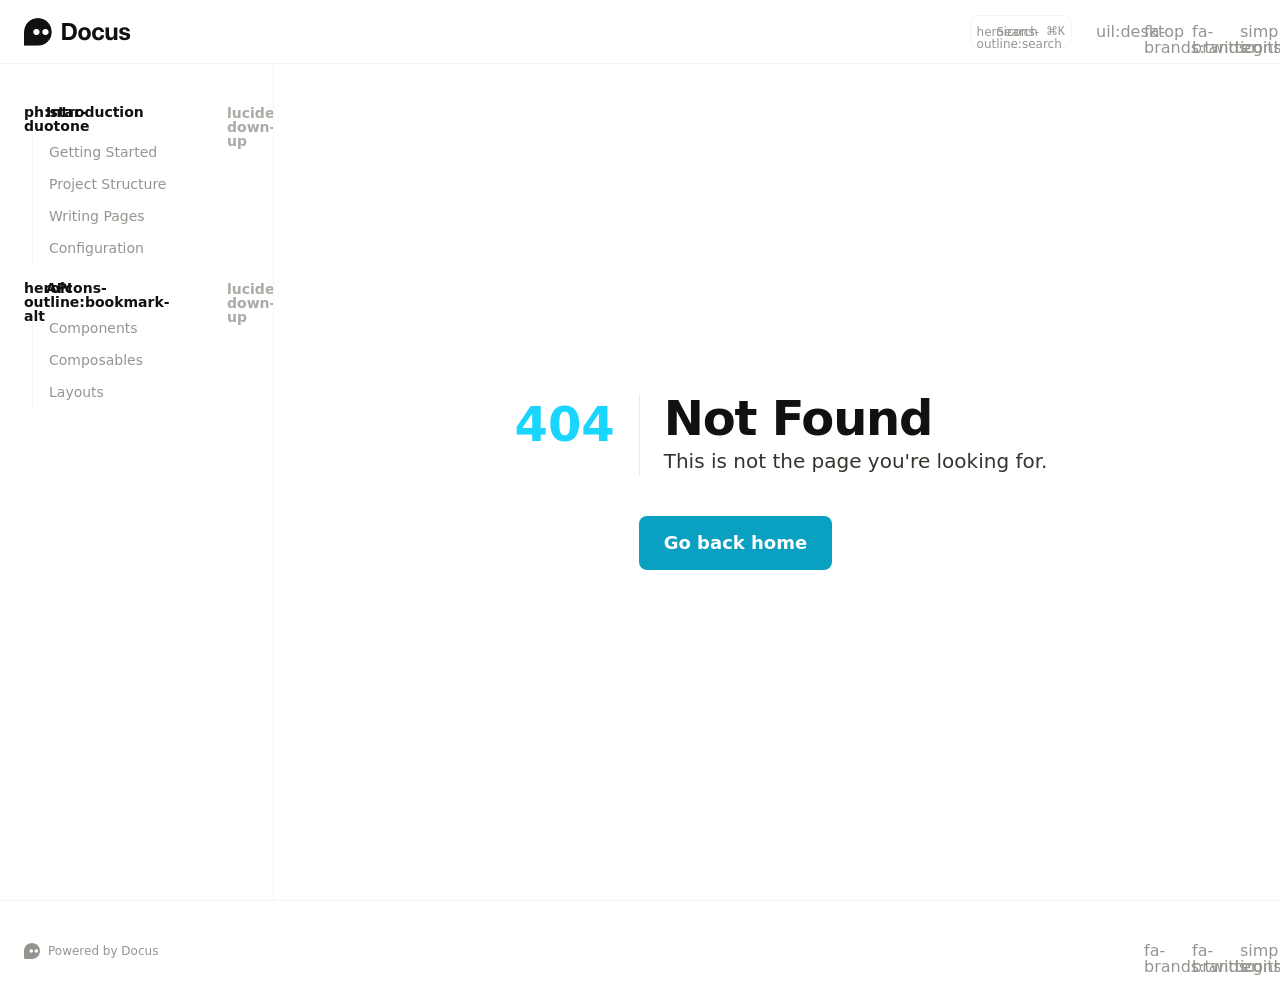
<file: 200.html>
<!DOCTYPE html><html lang="en"><head><meta charset="utf-8">
<meta name="viewport" content="width=device-width, initial-scale=1">
<link rel="stylesheet" href="/_nuxt/entry.doBn7Ics.css">
<link rel="modulepreload" as="script" crossorigin href="/_nuxt/entry.e6JsoeTM.js">
<link rel="prefetch" as="style" href="/_nuxt/DocsPageLayout.P2tnH_3X.css">
<link rel="prefetch" as="style" href="/_nuxt/DocsAside.d2EGK0w6.css">
<link rel="prefetch" as="style" href="/_nuxt/ProseCodeInline.KwdU_R1r.css">
<link rel="prefetch" as="style" href="/_nuxt/Alert.zMQcqFEF.css">
<link rel="prefetch" as="style" href="/_nuxt/DocsPageBottom._jmllOJ6.css">
<link rel="prefetch" as="style" href="/_nuxt/ProseA.Pmk7nWoU.css">
<link rel="prefetch" as="style" href="/_nuxt/DocsPrevNext.TeM-eL5o.css">
<link rel="prefetch" as="style" href="/_nuxt/DocsToc.vQ73IiYT.css">
<link rel="prefetch" as="style" href="/_nuxt/DocsTocLinks.dLo2mTqo.css">
<link rel="prefetch" as="script" crossorigin href="/_nuxt/default.1eGMKTBE.js">
<link rel="prefetch" as="script" crossorigin href="/_nuxt/DocsPageLayout.IqXXrzcv.js">
<link rel="prefetch" as="script" crossorigin href="/_nuxt/DocsAside.xCcgkw-6.js">
<link rel="prefetch" as="script" crossorigin href="/_nuxt/ProseCodeInline.CijCtRms.js">
<link rel="prefetch" as="script" crossorigin href="/_nuxt/Alert.zcG7kL5R.js">
<link rel="prefetch" as="script" crossorigin href="/_nuxt/slot.hWvDem63.js">
<link rel="prefetch" as="script" crossorigin href="/_nuxt/node.V6KjywBy.js">
<link rel="prefetch" as="script" crossorigin href="/_nuxt/DocsPageBottom.mQGZ_atJ.js">
<link rel="prefetch" as="script" crossorigin href="/_nuxt/ProseA.OXT2HLqh.js">
<link rel="prefetch" as="script" crossorigin href="/_nuxt/EditOnLink.vue.TVsvPkNo.js">
<link rel="prefetch" as="script" crossorigin href="/_nuxt/DocsPrevNext.o3XwzrEq.js">
<link rel="prefetch" as="script" crossorigin href="/_nuxt/DocsToc.gzCLtphY.js">
<link rel="prefetch" as="script" crossorigin href="/_nuxt/DocsTocLinks.1AJ_RgoT.js">
<link rel="prefetch" as="style" href="/_nuxt/page.1iptxNd3.css">
<link rel="prefetch" as="script" crossorigin href="/_nuxt/page.UNzT04aZ.js">
<link rel="prefetch" as="script" crossorigin href="/_nuxt/client-db.JNpoBG79.js">
<link rel="prefetch" as="style" href="/_nuxt/useStudio.5vfyueRC.css">
<link rel="prefetch" as="script" crossorigin href="/_nuxt/useStudio.5Qva_v03.js">
<link rel="prefetch" as="style" href="/_nuxt/error-404._LjjY-y0.css">
<link rel="prefetch" as="script" crossorigin href="/_nuxt/error-404.gWy-LdK3.js">
<link rel="prefetch" as="style" href="/_nuxt/error-500.Ke0_YfD7.css">
<link rel="prefetch" as="script" crossorigin href="/_nuxt/error-500.hh1LWUNn.js">
<script type="module" src="/_nuxt/entry.e6JsoeTM.js" crossorigin></script><style id="pinceau-runtime-hydratable">undefined</style><style id="pinceau-theme">@media { :root {--pinceau-mq: initial; --docus-search-results-highlight-color: white;--docus-search-results-window-maxHeight: 100%;--docus-search-results-window-maxWidth: 640px;--docus-search-results-window-marginTop: 0;--docus-search-input-borderStyle: solid;--docus-search-input-borderWidth: 1px;--docus-search-backdropFilter: blur(24px);--docus-loadingBar-gradientColorStop3: #0047e1;--docus-loadingBar-gradientColorStop2: #34cdfe;--docus-loadingBar-gradientColorStop1: #00dc82;--docus-loadingBar-height: 3px;--docus-readableLine: 78ch;--docus-footer-height: 145px;--docus-header-height: 64px;--prose-code-inline-padding: 0.2rem 0.375rem 0.2rem 0.375rem;--prose-code-block-backdropFilter: contrast(1);--prose-code-block-border-style: solid;--prose-code-block-border-width: 1px;--prose-tbody-tr-borderBottom-style: dashed;--prose-tbody-tr-borderBottom-width: 1px;--prose-th-textAlign: inherit;--prose-thead-borderBottom-style: solid;--prose-thead-borderBottom-width: 1px;--prose-thead-border-style: solid;--prose-thead-border-width: 0px;--prose-table-textAlign: start;--prose-hr-width: 1px;--prose-hr-style: solid;--prose-li-listStylePosition: outside;--prose-ol-li-markerColor: currentColor;--prose-ol-paddingInlineStart: 21px;--prose-ol-listStyleType: decimal;--prose-ul-li-markerColor: currentColor;--prose-ul-paddingInlineStart: 21px;--prose-ul-listStyleType: disc;--prose-blockquote-border-style: solid;--prose-blockquote-border-width: 4px;--prose-blockquote-quotes: '201C' '201D' '2018' '2019';--prose-blockquote-paddingInlineStart: 24px;--prose-a-code-color-hover: currentColor;--prose-a-code-color-static: currentColor;--prose-a-hasCode-borderBottom: none;--prose-a-border-distance: 2px;--prose-a-border-color-hover: currentColor;--prose-a-border-color-static: currentColor;--prose-a-border-style-hover: solid;--prose-a-border-style-static: dashed;--prose-a-border-width: 1px;--prose-a-color-static: inherit;--prose-a-textDecoration: none;--prose-h6-margin: 3rem 0 2rem;--prose-h5-margin: 3rem 0 2rem;--prose-h4-margin: 3rem 0 2rem;--prose-h3-margin: 3rem 0 2rem;--prose-h2-margin: 3rem 0 2rem;--prose-h1-margin: 0 0 2rem;--typography-lead-loose: 2;--typography-lead-relaxed: 1.625;--typography-lead-normal: 1.5;--typography-lead-snug: 1.375;--typography-lead-tight: 1.25;--typography-lead-none: 1;--typography-lead-10: 2.5rem;--typography-lead-9: 2.25rem;--typography-lead-8: 2rem;--typography-lead-7: 1.75rem;--typography-lead-6: 1.5rem;--typography-lead-5: 1.25rem;--typography-lead-4: 1rem;--typography-lead-3: .75rem;--typography-lead-2: .5rem;--typography-lead-1: .025rem;--typography-fontWeight-black: 900;--typography-fontWeight-extrabold: 800;--typography-fontWeight-bold: 700;--typography-fontWeight-semibold: 600;--typography-fontWeight-medium: 500;--typography-fontWeight-normal: 400;--typography-fontWeight-light: 300;--typography-fontWeight-extralight: 200;--typography-fontWeight-thin: 100;--typography-fontSize-9xl: 128px;--typography-fontSize-8xl: 96px;--typography-fontSize-7xl: 72px;--typography-fontSize-6xl: 60px;--typography-fontSize-5xl: 48px;--typography-fontSize-4xl: 36px;--typography-fontSize-3xl: 30px;--typography-fontSize-2xl: 24px;--typography-fontSize-xl: 20px;--typography-fontSize-lg: 18px;--typography-fontSize-base: 16px;--typography-fontSize-sm: 14px;--typography-fontSize-xs: 12px;--typography-letterSpacing-wide: 0.025em;--typography-letterSpacing-tight: -0.025em;--typography-verticalMargin-base: 24px;--typography-verticalMargin-sm: 16px;--elements-border-secondary-hover: [object Object];--elements-backdrop-background: #fffc;--elements-backdrop-filter: saturate(200%) blur(20px);--elements-container-maxWidth: 80rem;--lead-loose: 2;--lead-relaxed: 1.625;--lead-normal: 1.5;--lead-snug: 1.375;--lead-tight: 1.25;--lead-none: 1;--lead-10: 2.5rem;--lead-9: 2.25rem;--lead-8: 2rem;--lead-7: 1.75rem;--lead-6: 1.5rem;--lead-5: 1.25rem;--lead-4: 1rem;--lead-3: .75rem;--lead-2: .5rem;--lead-1: .025rem;--letterSpacing-widest: 0.1em;--letterSpacing-wider: 0.05em;--letterSpacing-wide: 0.025em;--letterSpacing-normal: 0em;--letterSpacing-tight: -0.025em;--letterSpacing-tighter: -0.05em;--fontSize-9xl: 8rem;--fontSize-8xl: 6rem;--fontSize-7xl: 4.5rem;--fontSize-6xl: 3.75rem;--fontSize-5xl: 3rem;--fontSize-4xl: 2.25rem;--fontSize-3xl: 1.875rem;--fontSize-2xl: 1.5rem;--fontSize-xl: 1.25rem;--fontSize-lg: 1.125rem;--fontSize-base: 1rem;--fontSize-sm: 0.875rem;--fontSize-xs: 0.75rem;--fontWeight-black: 900;--fontWeight-extrabold: 800;--fontWeight-bold: 700;--fontWeight-semibold: 600;--fontWeight-medium: 500;--fontWeight-normal: 400;--fontWeight-light: 300;--fontWeight-extralight: 200;--fontWeight-thin: 100;--font-mono: ui-monospace, SFMono-Regular, Menlo, Monaco, Consolas, Liberation Mono, Courier New, monospace;--font-serif: ui-serif, Georgia, Cambria, Times New Roman, Times, serif;--font-sans: ui-sans-serif, system-ui, -apple-system, BlinkMacSystemFont, Segoe UI, Roboto, Helvetica Neue, Arial, Noto Sans, sans-serif, Apple Color Emoji, Segoe UI Emoji, Segoe UI Symbol, Noto Color Emoji;--opacity-total: 1;--opacity-high: 0.8;--opacity-medium: 0.5;--opacity-soft: 0.3;--opacity-light: 0.15;--opacity-bright: 0.1;--opacity-noOpacity: 0;--borderWidth-lg: 3px;--borderWidth-md: 2px;--borderWidth-sm: 1px;--borderWidth-noBorder: 0;--space-rem-875: 0.875rem;--space-rem-625: 0.625rem;--space-rem-375: 0.375rem;--space-rem-125: 0.125rem;--space-px: 1px;--space-128: 32rem;--space-96: 24rem;--space-80: 20rem;--space-72: 18rem;--space-64: 16rem;--space-60: 15rem;--space-56: 14rem;--space-52: 13rem;--space-48: 12rem;--space-44: 11rem;--space-40: 10rem;--space-36: 9rem;--space-32: 8rem;--space-28: 7rem;--space-24: 6rem;--space-20: 5rem;--space-16: 4rem;--space-14: 3.5rem;--space-12: 3rem;--space-11: 2.75rem;--space-10: 2.5rem;--space-9: 2.25rem;--space-8: 2rem;--space-7: 1.75rem;--space-6: 1.5rem;--space-5: 1.25rem;--space-4: 1rem;--space-3: 0.75rem;--space-2: 0.5rem;--space-1: 0.25rem;--space-0: 0px;--size-full: 100%;--size-7xl: 80rem;--size-6xl: 72rem;--size-5xl: 64rem;--size-4xl: 56rem;--size-3xl: 48rem;--size-2xl: 42rem;--size-xl: 36rem;--size-lg: 32rem;--size-md: 28rem;--size-sm: 24rem;--size-xs: 20rem;--size-200: 200px;--size-104: 104px;--size-80: 80px;--size-64: 64px;--size-56: 56px;--size-48: 48px;--size-40: 40px;--size-32: 32px;--size-24: 24px;--size-20: 20px;--size-16: 16px;--size-12: 12px;--size-8: 8px;--size-6: 6px;--size-4: 4px;--size-2: 2px;--size-0: 0px;--radii-full: 9999px;--radii-3xl: 1.75rem;--radii-2xl: 1.5rem;--radii-xl: 1rem;--radii-lg: 0.75rem;--radii-md: 0.5rem;--radii-sm: 0.375rem;--radii-xs: 0.25rem;--radii-2xs: 0.125rem;--radii-none: 0px;--shadow-none: 0px 0px 0px 0px transparent;--height-screen: 100vh;--width-screen: 100vw;--color-primary-900: #001A1F;--color-primary-800: #00232B;--color-primary-700: #024757;--color-primary-600: #09A0C1;--color-primary-500: #1AD6FF;--color-primary-400: #55E1FF;--color-primary-300: #82E3FF;--color-primary-200: #C5F2FF;--color-primary-100: #DCF7FF;--color-primary-50: #F1FCFF;--color-ruby-900: #380011;--color-ruby-800: #700021;--color-ruby-700: #a90032;--color-ruby-600: #e10043;--color-ruby-500: #ff1a5e;--color-ruby-400: #ff4079;--color-ruby-300: #ff6694;--color-ruby-200: #ff8dae;--color-ruby-100: #ffb3c9;--color-ruby-50: #ffd9e4;--color-pink-900: #380025;--color-pink-800: #70004b;--color-pink-700: #a90070;--color-pink-600: #e10095;--color-pink-500: #ff1ab2;--color-pink-400: #ff40bf;--color-pink-300: #ff66cc;--color-pink-200: #ff8dd8;--color-pink-100: #ffb3e5;--color-pink-50: #ffd9f2;--color-purple-900: #190038;--color-purple-800: #330070;--color-purple-700: #4c00a9;--color-purple-600: #6500e1;--color-purple-500: #811aff;--color-purple-400: #9640ff;--color-purple-300: #ab66ff;--color-purple-200: #c08dff;--color-purple-100: #d5b3ff;--color-purple-50: #ead9ff;--color-royalblue-900: #0b0531;--color-royalblue-800: #160a62;--color-royalblue-700: #211093;--color-royalblue-600: #2c15c4;--color-royalblue-500: #4127e8;--color-royalblue-400: #614bec;--color-royalblue-300: #806ff0;--color-royalblue-200: #a093f3;--color-royalblue-100: #c0b7f7;--color-royalblue-50: #dfdbfb;--color-indigoblue-900: #001238;--color-indigoblue-800: #002370;--color-indigoblue-700: #0035a9;--color-indigoblue-600: #0047e1;--color-indigoblue-500: #1a62ff;--color-indigoblue-400: #407cff;--color-indigoblue-300: #6696ff;--color-indigoblue-200: #8db0ff;--color-indigoblue-100: #b3cbff;--color-indigoblue-50: #d9e5ff;--color-blue-900: #00131D;--color-blue-800: #002235;--color-blue-700: #014267;--color-blue-600: #0069A6;--color-blue-500: #1AADFF;--color-blue-400: #64C7FF;--color-blue-300: #A1DDFF;--color-blue-200: #C6EAFF;--color-blue-100: #DFF3FF;--color-blue-50: #F2FAFF;--color-lightblue-900: #002e38;--color-lightblue-800: #005c70;--color-lightblue-700: #008aa9;--color-lightblue-600: #00b9e1;--color-lightblue-500: #1ad6ff;--color-lightblue-400: #40ddff;--color-lightblue-300: #66e4ff;--color-lightblue-200: #8deaff;--color-lightblue-100: #b3f1ff;--color-lightblue-50: #d9f8ff;--color-teal-900: #062a28;--color-teal-800: #0b544f;--color-teal-700: #117d77;--color-teal-600: #16a79e;--color-teal-500: #1cd1c6;--color-teal-400: #36e4da;--color-teal-300: #5fe9e1;--color-teal-200: #87efe9;--color-teal-100: #aff4f0;--color-teal-50: #d7faf8;--color-pear-900: #2a2b09;--color-pear-800: #545512;--color-pear-700: #7e801b;--color-pear-600: #a8aa24;--color-pear-500: #d0d32f;--color-pear-400: #d8da52;--color-pear-300: #e0e274;--color-pear-200: #e8e997;--color-pear-100: #eff0ba;--color-pear-50: #f7f8dc;--color-red-900: #1C0301;--color-red-800: #340A01;--color-red-700: #701704;--color-red-600: #BB2402;--color-red-500: #FF3B10;--color-red-400: #FF7353;--color-red-300: #FFA692;--color-red-200: #FFDED7;--color-red-100: #FFF3F0;--color-red-50: #FFF9F8;--color-orange-900: #381800;--color-orange-800: #702f00;--color-orange-700: #a94700;--color-orange-600: #e15e00;--color-orange-500: #ff7a1a;--color-orange-400: #ff9040;--color-orange-300: #ffa666;--color-orange-200: #ffbd8d;--color-orange-100: #ffd3b3;--color-orange-50: #ffe9d9;--color-yellow-900: #1B1500;--color-yellow-800: #292100;--color-yellow-700: #614E02;--color-yellow-600: #CBA408;--color-yellow-500: #FBCA05;--color-yellow-400: #FFDC4E;--color-yellow-300: #FFE372;--color-yellow-200: #FFF0B1;--color-yellow-100: #FFF6D3;--color-yellow-50: #FFFCEE;--color-green-900: #00190F;--color-green-800: #002817;--color-green-700: #006037;--color-green-600: #00B467;--color-green-500: #0DD885;--color-green-400: #3CEEA5;--color-green-300: #86FBCB;--color-green-200: #C3FFE6;--color-green-100: #DEFFF1;--color-green-50: #ECFFF7;--color-gray-900: #121110;--color-gray-800: #201E1B;--color-gray-700: #36332E;--color-gray-600: #67635D;--color-gray-500: #97948F;--color-gray-400: #ADA9A4;--color-gray-300: #DBD9D3;--color-gray-200: #ECEBE8;--color-gray-100: #F6F5F4;--color-gray-50: #FBFBFB;--color-black: #0B0A0A;--color-white: #ffffff;--media-portrait: only screen and (orientation: portrait);--media-landscape: only screen and (orientation: landscape);--media-rm: (prefers-reduced-motion: reduce);--media-2xl: (min-width: 1536px);--media-xl: (min-width: 1280px);--media-lg: (min-width: 1024px);--media-md: (min-width: 768px);--media-sm: (min-width: 640px);--media-xs: (min-width: 475px);--docus-search-results-highlight-backgroundColor: var(--color-primary-500);--docus-search-results-selected-backgroundColor: var(--color-gray-300);--docus-search-results-window-borderRadius: none;--docus-search-results-window-marginX: 0;--docus-search-input-backgroundColor: var(--color-gray-200);--docus-search-input-padding: var(--space-2) var(--space-4);--docus-search-input-gap: var(--space-2);--docus-search-input-fontSize: var(--fontSize-sm);--docus-search-input-borderColor: var(--color-gray-200);--docus-search-input-borderRadius: var(--radii-2xs);--docus-footer-padding: var(--space-4) 0;--docus-header-title-color-hover: var(--color-primary-500);--docus-header-title-color-static: var(--color-gray-900);--docus-header-title-fontWeight: var(--fontWeight-bold);--docus-header-title-fontSize: var(--fontSize-2xl);--docus-header-logo-height: var(--space-6);--docus-body-fontFamily: var(--font-sans);--docus-body-color: var(--color-gray-800);--docus-body-backgroundColor: var(--color-white);--prose-code-inline-fontWeight: var(--typography-fontWeight-normal);--prose-code-inline-fontSize: var(--typography-fontSize-sm);--prose-code-inline-borderRadius: var(--radii-xs);--prose-code-block-pre-padding: var(--typography-verticalMargin-sm);--prose-code-block-margin: var(--typography-verticalMargin-base) 0;--prose-code-block-fontSize: var(--typography-fontSize-sm);--prose-tbody-code-inline-fontSize: var(--typography-fontSize-sm);--prose-tbody-td-padding: var(--typography-verticalMargin-sm);--prose-th-fontWeight: var(--typography-fontWeight-semibold);--prose-th-padding: 0 var(--typography-verticalMargin-sm) var(--typography-verticalMargin-sm) var(--typography-verticalMargin-sm);--prose-table-lineHeight: var(--typography-lead-6);--prose-table-fontSize: var(--typography-fontSize-sm);--prose-table-margin: var(--typography-verticalMargin-base) 0;--prose-hr-margin: var(--typography-verticalMargin-base) 0;--prose-li-margin: var(--typography-verticalMargin-sm) 0;--prose-ol-margin: var(--typography-verticalMargin-base) 0;--prose-ul-margin: var(--typography-verticalMargin-base) 0;--prose-blockquote-margin: var(--typography-verticalMargin-base) 0;--prose-a-code-border-style: var(--prose-a-border-style-static);--prose-a-code-border-width: var(--prose-a-border-width);--prose-a-fontWeight: var(--typography-fontWeight-medium);--prose-img-margin: var(--typography-verticalMargin-base) 0;--prose-strong-fontWeight: var(--typography-fontWeight-semibold);--prose-h6-iconSize: var(--typography-fontSize-base);--prose-h6-fontWeight: var(--typography-fontWeight-semibold);--prose-h6-lineHeight: var(--typography-lead-normal);--prose-h6-fontSize: var(--typography-fontSize-lg);--prose-h5-iconSize: var(--typography-fontSize-lg);--prose-h5-fontWeight: var(--typography-fontWeight-semibold);--prose-h5-lineHeight: var(--typography-lead-snug);--prose-h5-fontSize: var(--typography-fontSize-xl);--prose-h4-iconSize: var(--typography-fontSize-lg);--prose-h4-letterSpacing: var(--typography-letterSpacing-tight);--prose-h4-fontWeight: var(--typography-fontWeight-semibold);--prose-h4-lineHeight: var(--typography-lead-snug);--prose-h4-fontSize: var(--typography-fontSize-2xl);--prose-h3-iconSize: var(--typography-fontSize-xl);--prose-h3-letterSpacing: var(--typography-letterSpacing-tight);--prose-h3-fontWeight: var(--typography-fontWeight-semibold);--prose-h3-lineHeight: var(--typography-lead-snug);--prose-h3-fontSize: var(--typography-fontSize-3xl);--prose-h2-iconSize: var(--typography-fontSize-2xl);--prose-h2-letterSpacing: var(--typography-letterSpacing-tight);--prose-h2-fontWeight: var(--typography-fontWeight-semibold);--prose-h2-lineHeight: var(--typography-lead-tight);--prose-h2-fontSize: var(--typography-fontSize-4xl);--prose-h1-iconSize: var(--typography-fontSize-3xl);--prose-h1-letterSpacing: var(--typography-letterSpacing-tight);--prose-h1-fontWeight: var(--typography-fontWeight-bold);--prose-h1-lineHeight: var(--typography-lead-tight);--prose-h1-fontSize: var(--typography-fontSize-5xl);--prose-p-br-margin: var(--typography-verticalMargin-base) 0 0 0;--prose-p-margin: var(--typography-verticalMargin-base) 0;--prose-p-lineHeight: var(--typography-lead-normal);--prose-p-fontSize: var(--typography-fontSize-base);--typography-color-secondary-900: var(--color-gray-900);--typography-color-secondary-800: var(--color-gray-800);--typography-color-secondary-700: var(--color-gray-700);--typography-color-secondary-600: var(--color-gray-600);--typography-color-secondary-500: var(--color-gray-500);--typography-color-secondary-400: var(--color-gray-400);--typography-color-secondary-300: var(--color-gray-300);--typography-color-secondary-200: var(--color-gray-200);--typography-color-secondary-100: var(--color-gray-100);--typography-color-secondary-50: var(--color-gray-50);--typography-color-primary-900: var(--color-primary-900);--typography-color-primary-800: var(--color-primary-800);--typography-color-primary-700: var(--color-primary-700);--typography-color-primary-600: var(--color-primary-600);--typography-color-primary-500: var(--color-primary-500);--typography-color-primary-400: var(--color-primary-400);--typography-color-primary-300: var(--color-primary-300);--typography-color-primary-200: var(--color-primary-200);--typography-color-primary-100: var(--color-primary-100);--typography-color-primary-50: var(--color-primary-50);--typography-font-code: var(--font-mono);--typography-font-body: var(--font-sans);--typography-font-display: var(--font-sans);--typography-body-backgroundColor: var(--color-white);--typography-body-color: var(--color-black);--elements-state-danger-borderColor-secondary: var(--color-red-200);--elements-state-danger-borderColor-primary: var(--color-red-100);--elements-state-danger-backgroundColor-secondary: var(--color-red-100);--elements-state-danger-backgroundColor-primary: var(--color-red-50);--elements-state-danger-color-secondary: var(--color-red-600);--elements-state-danger-color-primary: var(--color-red-500);--elements-state-warning-borderColor-secondary: var(--color-yellow-200);--elements-state-warning-borderColor-primary: var(--color-yellow-100);--elements-state-warning-backgroundColor-secondary: var(--color-yellow-100);--elements-state-warning-backgroundColor-primary: var(--color-yellow-50);--elements-state-warning-color-secondary: var(--color-yellow-700);--elements-state-warning-color-primary: var(--color-yellow-600);--elements-state-success-borderColor-secondary: var(--color-green-200);--elements-state-success-borderColor-primary: var(--color-green-100);--elements-state-success-backgroundColor-secondary: var(--color-green-100);--elements-state-success-backgroundColor-primary: var(--color-green-50);--elements-state-success-color-secondary: var(--color-green-600);--elements-state-success-color-primary: var(--color-green-500);--elements-state-info-borderColor-secondary: var(--color-blue-200);--elements-state-info-borderColor-primary: var(--color-blue-100);--elements-state-info-backgroundColor-secondary: var(--color-blue-100);--elements-state-info-backgroundColor-primary: var(--color-blue-50);--elements-state-info-color-secondary: var(--color-blue-600);--elements-state-info-color-primary: var(--color-blue-500);--elements-state-primary-borderColor-secondary: var(--color-primary-200);--elements-state-primary-borderColor-primary: var(--color-primary-100);--elements-state-primary-backgroundColor-secondary: var(--color-primary-100);--elements-state-primary-backgroundColor-primary: var(--color-primary-50);--elements-state-primary-color-secondary: var(--color-primary-700);--elements-state-primary-color-primary: var(--color-primary-600);--elements-surface-secondary-backgroundColor: var(--color-gray-200);--elements-surface-primary-backgroundColor: var(--color-gray-100);--elements-surface-background-base: var(--color-gray-100);--elements-border-secondary-static: var(--color-gray-200);--elements-border-primary-hover: var(--color-gray-200);--elements-border-primary-static: var(--color-gray-100);--elements-container-padding-md: var(--space-6);--elements-container-padding-sm: var(--space-6);--elements-container-padding-xs: var(--space-4);--elements-container-padding-mobile: var(--space-4);--elements-text-secondary-color-hover: var(--color-gray-700);--elements-text-secondary-color-static: var(--color-gray-500);--elements-text-primary-color-static: var(--color-gray-900);--text-6xl-lineHeight: var(--lead-none);--text-6xl-fontSize: var(--fontSize-6xl);--text-5xl-lineHeight: var(--lead-none);--text-5xl-fontSize: var(--fontSize-5xl);--text-4xl-lineHeight: var(--lead-10);--text-4xl-fontSize: var(--fontSize-4xl);--text-3xl-lineHeight: var(--lead-9);--text-3xl-fontSize: var(--fontSize-3xl);--text-2xl-lineHeight: var(--lead-8);--text-2xl-fontSize: var(--fontSize-2xl);--text-xl-lineHeight: var(--lead-7);--text-xl-fontSize: var(--fontSize-xl);--text-lg-lineHeight: var(--lead-7);--text-lg-fontSize: var(--fontSize-lg);--text-base-lineHeight: var(--lead-6);--text-base-fontSize: var(--fontSize-base);--text-sm-lineHeight: var(--lead-5);--text-sm-fontSize: var(--fontSize-sm);--text-xs-lineHeight: var(--lead-4);--text-xs-fontSize: var(--fontSize-xs);--color-shadow: var(--color-gray-400);--color-secondary-900: var(--color-gray-900);--color-secondary-800: var(--color-gray-800);--color-secondary-700: var(--color-gray-700);--color-secondary-600: var(--color-gray-600);--color-secondary-500: var(--color-gray-500);--color-secondary-400: var(--color-gray-400);--color-secondary-300: var(--color-gray-300);--color-secondary-200: var(--color-gray-200);--color-secondary-100: var(--color-gray-100);--color-secondary-50: var(--color-gray-50);--prose-code-inline-backgroundColor: var(--typography-color-secondary-100);--prose-code-inline-color: var(--typography-color-secondary-700);--prose-code-block-backgroundColor: var(--typography-color-secondary-100);--prose-code-block-color: var(--typography-color-secondary-700);--prose-code-block-border-color: var(--typography-color-secondary-200);--prose-tbody-tr-borderBottom-color: var(--typography-color-secondary-200);--prose-th-color: var(--typography-color-secondary-600);--prose-thead-borderBottom-color: var(--typography-color-secondary-200);--prose-thead-border-color: var(--typography-color-secondary-300);--prose-hr-color: var(--typography-color-secondary-200);--prose-blockquote-border-color: var(--typography-color-secondary-200);--prose-blockquote-color: var(--typography-color-secondary-500);--prose-a-code-background-hover: var(--typography-color-primary-50);--prose-a-code-border-color-hover: var(--typography-color-primary-500);--prose-a-code-border-color-static: var(--typography-color-secondary-400);--prose-a-color-hover: var(--typography-color-primary-500);--shadow-2xl: 0px 25px 50px -12px var(--color-shadow);--shadow-xl: 0px 20px 25px -5px var(--color-shadow), 0px 8px 10px -6px var(--color-shadow);--shadow-lg: 0px 10px 15px -3px var(--color-shadow), 0px 4px 6px -4px var(--color-shadow);--shadow-md: 0px 4px 6px -1px var(--color-shadow), 0px 2px 4px -2px var(--color-shadow);--shadow-sm: 0px 1px 3px 0px var(--color-shadow), 0px 1px 2px -1px var(--color-shadow);--shadow-xs: 0px 1px 2px 0px var(--color-shadow); } }@media { :root.dark {--pinceau-mq: dark; --prose-code-block-backdropFilter: contrast(1);--prose-ol-li-markerColor: currentColor;--prose-ul-li-markerColor: currentColor;--prose-a-code-color-hover: currentColor;--prose-a-code-color-static: currentColor;--prose-a-border-color-hover: currentColor;--prose-a-border-color-static: currentColor;--prose-a-color-static: inherit;--elements-backdrop-background: #0c0d0ccc;--docus-search-results-selected-backgroundColor: var(--color-gray-700);--docus-search-input-backgroundColor: var(--color-gray-800);--docus-search-input-borderColor: transparent;--docus-header-title-color-static: var(--color-gray-100);--docus-body-color: var(--color-gray-200);--docus-body-backgroundColor: var(--color-black);--typography-body-backgroundColor: var(--color-black);--typography-body-color: var(--color-white);--elements-state-danger-borderColor-secondary: var(--color-red-700);--elements-state-danger-borderColor-primary: var(--color-red-800);--elements-state-danger-backgroundColor-secondary: var(--color-red-800);--elements-state-danger-backgroundColor-primary: var(--color-red-900);--elements-state-danger-color-secondary: var(--color-red-200);--elements-state-danger-color-primary: var(--color-red-300);--elements-state-warning-borderColor-secondary: var(--color-yellow-700);--elements-state-warning-borderColor-primary: var(--color-yellow-800);--elements-state-warning-backgroundColor-secondary: var(--color-yellow-800);--elements-state-warning-backgroundColor-primary: var(--color-yellow-900);--elements-state-warning-color-secondary: var(--color-yellow-200);--elements-state-warning-color-primary: var(--color-yellow-400);--elements-state-success-borderColor-secondary: var(--color-green-700);--elements-state-success-borderColor-primary: var(--color-green-800);--elements-state-success-backgroundColor-secondary: var(--color-green-800);--elements-state-success-backgroundColor-primary: var(--color-green-900);--elements-state-success-color-secondary: var(--color-green-200);--elements-state-success-color-primary: var(--color-green-400);--elements-state-info-borderColor-secondary: var(--color-blue-700);--elements-state-info-borderColor-primary: var(--color-blue-800);--elements-state-info-backgroundColor-secondary: var(--color-blue-800);--elements-state-info-backgroundColor-primary: var(--color-blue-900);--elements-state-info-color-secondary: var(--color-blue-200);--elements-state-info-color-primary: var(--color-blue-400);--elements-state-primary-borderColor-secondary: var(--color-primary-700);--elements-state-primary-borderColor-primary: var(--color-primary-800);--elements-state-primary-backgroundColor-secondary: var(--color-primary-800);--elements-state-primary-backgroundColor-primary: var(--color-primary-900);--elements-state-primary-color-secondary: var(--color-primary-200);--elements-state-primary-color-primary: var(--color-primary-400);--elements-surface-secondary-backgroundColor: var(--color-gray-800);--elements-surface-primary-backgroundColor: var(--color-gray-900);--elements-surface-background-base: var(--color-gray-900);--elements-border-secondary-static: var(--color-gray-800);--elements-border-primary-hover: var(--color-gray-800);--elements-border-primary-static: var(--color-gray-900);--elements-text-secondary-color-hover: var(--color-gray-200);--elements-text-secondary-color-static: var(--color-gray-400);--elements-text-primary-color-static: var(--color-gray-50);--color-shadow: var(--color-gray-800);--prose-code-inline-backgroundColor: var(--typography-color-secondary-800);--prose-code-inline-color: var(--typography-color-secondary-200);--prose-code-block-backgroundColor: var(--typography-color-secondary-900);--prose-code-block-color: var(--typography-color-secondary-200);--prose-code-block-border-color: var(--typography-color-secondary-800);--prose-tbody-tr-borderBottom-color: var(--typography-color-secondary-800);--prose-th-color: var(--typography-color-secondary-400);--prose-thead-borderBottom-color: var(--typography-color-secondary-800);--prose-thead-border-color: var(--typography-color-secondary-600);--prose-hr-color: var(--typography-color-secondary-800);--prose-blockquote-border-color: var(--typography-color-secondary-700);--prose-blockquote-color: var(--typography-color-secondary-400);--prose-a-code-background-hover: var(--typography-color-primary-900);--prose-a-code-border-color-hover: var(--typography-color-primary-600);--prose-a-code-border-color-static: var(--typography-color-secondary-600);--prose-a-color-hover: var(--typography-color-primary-400); } }@media (min-width: 640px) { :root {--pinceau-mq: sm; --docus-search-results-window-maxHeight: 320px;--docus-search-results-window-marginTop: 20vh;--docus-footer-height: 100px;--docus-search-results-window-borderRadius: var(--radii-xs);--docus-search-results-window-marginX: var(--space-4);--docus-header-logo-height: var(--space-7); } }</style><script>"use strict";(()=>{const a=window,e=document.documentElement,m=["dark","light"],c=window&&window.localStorage&&window.localStorage.getItem&&window.localStorage.getItem("nuxt-color-mode")||"system";let n=c==="system"?d():c;const l=e.getAttribute("data-color-mode-forced");l&&(n=l),i(n),a["__NUXT_COLOR_MODE__"]={preference:c,value:n,getColorScheme:d,addColorScheme:i,removeColorScheme:f};function i(o){const t=""+o+"",s="theme";e.classList?e.classList.add(t):e.className+=" "+t,s&&e.setAttribute("data-"+s,o)}function f(o){const t=""+o+"",s="theme";e.classList?e.classList.remove(t):e.className=e.className.replace(new RegExp(t,"g"),""),s&&e.removeAttribute("data-"+s)}function r(o){return a.matchMedia("(prefers-color-scheme"+o+")")}function d(){if(a.matchMedia&&r("").media!=="not all"){for(const o of m)if(r(":"+o).matches)return o}return"light"}})();
</script></head><body><div id="__nuxt"></div><script type="application/json" id="__NUXT_DATA__" data-ssr="false">[{"_errors":1,"serverRendered":2,"data":3,"state":4,"once":5},{},false,{},{},["Set"]]</script>
<script>window.__NUXT__={};window.__NUXT__.config={public:{plausible:{hashMode:false,trackLocalhost:false,domain:"",apiHost:"https://plausible.io",autoPageviews:true,autoOutboundTracking:false},studio:{apiURL:"https://api.nuxt.studio"},mdc:{components:{prose:true,map:{p:"prose-p",a:"prose-a",blockquote:"prose-blockquote","code-inline":"prose-code-inline",code:"ProseCodeInline",em:"prose-em",h1:"prose-h1",h2:"prose-h2",h3:"prose-h3",h4:"prose-h4",h5:"prose-h5",h6:"prose-h6",hr:"prose-hr",img:"prose-img",ul:"prose-ul",ol:"prose-ol",li:"prose-li",strong:"prose-strong",table:"prose-table",thead:"prose-thead",tbody:"prose-tbody",td:"prose-td",th:"prose-th",tr:"prose-tr"}},headings:{anchorLinks:{h1:false,h2:true,h3:true,h4:true,h5:false,h6:false}}},content:{locales:[],defaultLocale:"",integrity:1706280340986,experimental:{stripQueryParameters:false,advanceQuery:false,clientDB:false},respectPathCase:false,api:{baseURL:"/api/_content"},navigation:{fields:["icon","titleTemplate","header","main","aside","footer","layout"]},tags:{p:"prose-p",a:"prose-a",blockquote:"prose-blockquote","code-inline":"prose-code-inline",code:"ProseCodeInline",em:"prose-em",h1:"prose-h1",h2:"prose-h2",h3:"prose-h3",h4:"prose-h4",h5:"prose-h5",h6:"prose-h6",hr:"prose-hr",img:"prose-img",ul:"prose-ul",ol:"prose-ol",li:"prose-li",strong:"prose-strong",table:"prose-table",thead:"prose-thead",tbody:"prose-tbody",td:"prose-td",th:"prose-th",tr:"prose-tr"},highlight:{theme:{dark:"github-dark",default:"github-light"},preload:["json","js","ts","html","css","vue","diff","shell","markdown","yaml","bash","ini"]},wsUrl:"",documentDriven:{page:true,navigation:true,surround:true,globals:{},layoutFallbacks:["theme"],injectPage:true},host:"",trailingSlash:false,search:"",contentHead:true,anchorLinks:{depth:4,exclude:[1]}}},app:{baseURL:"/",buildAssetsDir:"/_nuxt/",cdnURL:""}}</script></body></html>
</file>
<file: _nuxt/entry.doBn7Ics.css>
.dark:root,:root{--docsearch-primary-color:var(--color-primary-500)!important}.dark:root{color-scheme:dark;--docsearch-text-color:#f5f6f7;--docsearch-container-background:rgba(9,10,17,.8);--docsearch-modal-background:#15172a;--docsearch-modal-shadow:inset 1px 1px 0 0 #2c2e40,0 3px 8px 0 #000309;--docsearch-searchbox-background:#090a11;--docsearch-searchbox-focus-background:#000;--docsearch-hit-color:#bec3c9;--docsearch-hit-shadow:none;--docsearch-hit-background:#090a11;--docsearch-key-gradient:linear-gradient(-26.5deg,#565872,#31355b);--docsearch-key-shadow:inset 0 -2px 0 0 #282d55,inset 0 0 1px 1px #51577d,0 2px 2px 0 rgba(3,4,9,.3);--docsearch-footer-background:#1e2136;--docsearch-footer-shadow:inset 0 1px 0 0 rgba(73,76,106,.5),0 -4px 8px 0 rgba(0,0,0,.2);--docsearch-logo-color:#fff;--docsearch-muted-color:#7f8497}.DocSearch-Input:focus{box-shadow:none!important}body{overflow-y:scroll;-webkit-font-smoothing:antialiased;-moz-osx-font-smoothing:grayscale;background-color:var(--docus-body-backgroundColor);color:var(--docus-body-color);font-family:var(--docus-body-fontFamily);min-width:var(--size-xs)}.docus-scrollbars ::-webkit-scrollbar{background:transparent;height:.6em;width:.6em}.docus-scrollbars ::-webkit-scrollbar-track{background:var(--color-gray-100)}.docus-scrollbars ::-webkit-scrollbar-thumb{background:var(--color-gray-300);border-radius:.6em}.docus-scrollbars ::-webkit-scrollbar-thumb:hover{background:var(--color-gray-400)}.docus-scrollbars ::-webkit-scrollbar-thumb:active{background:var(--color-gray-500)}.docus-scrollbars.dark ::-webkit-scrollbar-track{background:var(--color-gray-800)}.docus-scrollbars.dark ::-webkit-scrollbar-thumb{background:var(--color-gray-700)}.docus-scrollbars.dark ::-webkit-scrollbar-thumb:hover{background:var(--color-gray-600)}.docus-scrollbars.dark ::-webkit-scrollbar-thumb:active{background:var(--color-gray-500)}html{-webkit-font-smoothing:antialiased;-moz-osx-font-smoothing:grayscale}.sr-only{height:1px!important;margin:-1px!important;overflow:hidden!important;padding:0!important;position:absolute!important;width:1px!important;clip:rect(0,0,0,0)!important;border:0!important;white-space:nowrap!important}*,:after,:before{border:0 solid #e5e7eb;box-sizing:border-box}html{line-height:1.5;-webkit-text-size-adjust:100%;font-family:ui-sans-serif,system-ui,-apple-system,BlinkMacSystemFont,Segoe UI,Roboto,Helvetica Neue,Arial,Noto Sans,sans-serif,Apple Color Emoji,Segoe UI Emoji,Segoe UI Symbol,Noto Color Emoji;-moz-tab-size:4;-o-tab-size:4;tab-size:4}body{line-height:inherit;margin:0}hr{border-top-width:1px;color:inherit;height:0}abbr:where([title]){-webkit-text-decoration:underline dotted;text-decoration:underline dotted}h1,h2,h3,h4,h5,h6{font-size:inherit;font-weight:inherit}a{color:inherit;text-decoration:inherit}b,strong{font-weight:bolder}code,kbd,pre,samp{font-family:ui-monospace,SFMono-Regular,Menlo,Monaco,Consolas,Liberation Mono,Courier New,monospace;font-size:1em}small{font-size:80%}sub,sup{font-size:75%;line-height:0;position:relative;vertical-align:baseline}sub{bottom:-.25em}sup{top:-.5em}table{border-collapse:collapse;border-color:inherit;text-indent:0}button,input,optgroup,select,textarea{color:inherit;font-family:inherit;font-size:100%;font-weight:inherit;line-height:inherit;margin:0;padding:0}button,select{text-transform:none}[type=button],[type=reset],[type=submit],button{-webkit-appearance:button;background-color:transparent;background-image:none}:-moz-focusring{outline:auto}:-moz-ui-invalid{box-shadow:none}progress{vertical-align:baseline}::-webkit-inner-spin-button,::-webkit-outer-spin-button{height:auto}[type=search]{-webkit-appearance:textfield;outline-offset:-2px}::-webkit-search-decoration{-webkit-appearance:none}::-webkit-file-upload-button{-webkit-appearance:button;font:inherit}summary{display:list-item}blockquote,dd,dl,figure,h1,h2,h3,h4,h5,h6,hr,p,pre{margin:0}fieldset{margin:0}fieldset,legend{padding:0}menu,ol,ul{list-style:none;margin:0;padding:0}textarea{resize:vertical}input::-moz-placeholder,textarea::-moz-placeholder{color:#9ca3af;opacity:1}input::placeholder,textarea::placeholder{color:#9ca3af;opacity:1}[role=button],button{cursor:pointer}:disabled{cursor:default}audio,canvas,embed,iframe,img,object,svg,video{display:block;vertical-align:middle}img,video{height:auto;max-width:100%}[hidden]{display:none}.nuxt-progress{background:repeating-linear-gradient(to right,var(--docus-loadingBar-gradientColorStop1) 0,var(--docus-loadingBar-gradientColorStop2) 50%,var(--docus-loadingBar-gradientColorStop3) 100%);height:var(--docus-loadingBar-height);left:0;opacity:1;position:fixed;right:0;top:0;transition:width .1s,height .4s,opacity .4s;width:0;z-index:999999}.icon[data-v-60a64bd7]{display:inline-block;vertical-align:middle}a[data-v-5052fd9e]{color:var(--color-gray-500);display:flex;padding:var(--space-4)}:root.dark a[data-v-5052fd9e]{color:var(--color-gray-400)}a[data-v-5052fd9e]:hover{color:var(--color-gray-700)}:root.dark a[data-v-5052fd9e]:hover{color:var(--color-gray-200)}.docs-aside-tree li.bordered[data-v-307f85cd]{border-left:1px solid var(--elements-border-primary-static)}.docs-aside-tree li.bordered[data-v-307f85cd]:hover{border-color:var(--elements-border-primary-hover)}.docs-aside-tree li.bordered.active[data-v-307f85cd]{border-color:var(--color-primary-400)}:root.dark .docs-aside-tree li.bordered.active[data-v-307f85cd]{border-color:var(--color-primary-600)}.docs-aside-tree li.bordered.has-children[data-v-307f85cd]{padding-left:var(--space-4)}.docs-aside-tree li.bordered.has-parent-icon[data-v-307f85cd]{margin-left:var(--space-2)}.docs-aside-tree .recursive[data-v-307f85cd]{padding:var(--space-2) 0}.docs-aside-tree .title-collapsible-button[data-v-307f85cd]{align-items:center;color:var(--color-gray-900);display:flex;font-size:var(--text-sm-fontSize);font-weight:var(--fontWeight-semibold);justify-content:space-between;line-height:var(--text-sm-lineHeight);padding:var(--space-rem-375) 0;width:100%}:root.dark .docs-aside-tree .title-collapsible-button[data-v-307f85cd]{color:var(--color-gray-50)}.docs-aside-tree .title-collapsible-button .content[data-v-307f85cd]{align-items:center;display:flex}.docs-aside-tree .title-collapsible-button .content .icon[data-v-307f85cd]{height:var(--space-4);margin-right:var(--space-2);width:var(--space-4)}.docs-aside-tree .title-collapsible-button .collapsible-icon[data-v-307f85cd]{color:var(--color-gray-400);height:var(--space-3);width:var(--space-3)}.docs-aside-tree .link[data-v-307f85cd],:root.dark .docs-aside-tree .title-collapsible-button .collapsible-icon[data-v-307f85cd]{color:var(--color-gray-500)}.docs-aside-tree .link[data-v-307f85cd]{align-items:center;display:flex;font-size:var(--text-sm-fontSize);justify-content:space-between;line-height:var(--text-sm-lineHeight);padding:var(--space-rem-375) 0}.docs-aside-tree .link[data-v-307f85cd]:hover{color:var(--color-gray-900)}:root.dark .docs-aside-tree .link[data-v-307f85cd]:not(.active){color:var(--color-gray-400)}:root.dark .docs-aside-tree .link[data-v-307f85cd]:not(.active):hover{color:var(--color-gray-50)}.docs-aside-tree .link.padded[data-v-307f85cd]{padding-left:var(--space-4)}.docs-aside-tree .link.active[data-v-307f85cd]{color:var(--color-primary-500);font-weight:var(--fontWeight-medium)}.docs-aside-tree .link .content[data-v-307f85cd]{align-items:center;display:inline-flex}.docs-aside-tree .link .icon[data-v-307f85cd]{height:var(--space-4);margin-right:var(--space-1);width:var(--space-4)}button[data-v-0a340b05]{display:flex;padding:var(--space-4) var(--space-4) var(--space-4) 0;position:relative;z-index:10}@media (min-width:1024px){button[data-v-0a340b05]{display:none}}button[data-v-0a340b05]{color:var(--color-gray-500)}:root.dark button[data-v-0a340b05]{color:var(--color-gray-400)}button[data-v-0a340b05]:hover{color:var(--color-gray-700)}:root.dark button[data-v-0a340b05]:hover{color:var(--color-gray-200)}.dialog[data-v-0a340b05]{align-items:flex-start;-webkit-backdrop-filter:var(--elements-backdrop-filter);backdrop-filter:var(--elements-backdrop-filter);background-color:#ffffff80;display:flex;top:0;right:0;bottom:0;left:0;overflow-y:auto;position:fixed;z-index:50}:root.dark .dialog[data-v-0a340b05]{background-color:#00000080}@media (min-width:1024px){.dialog[data-v-0a340b05]{display:none}}.dialog .icons[data-v-0a340b05]{overflow:auto}.dialog>div[data-v-0a340b05]{background-color:var(--color-white);box-shadow:var(--shadow-md);max-width:var(--size-xs);min-height:100%;padding-left:var(--space-4);padding-right:var(--space-4);width:100%}:root.dark .dialog>div[data-v-0a340b05]{background-color:var(--color-black)}@media (min-width:640px){.dialog>div[data-v-0a340b05]{padding-left:var(--space-6);padding-right:var(--space-6)}}.dialog>div>div[data-v-0a340b05]{border-bottom:1px solid transparent;gap:var(--space-2);height:var(--docus-header-height);justify-content:space-between}.dialog>div>div[data-v-0a340b05],.dialog>div>div .icons[data-v-0a340b05]{align-items:center;display:flex}[data-v-0a340b05] .icon{height:var(--space-4);width:var(--space-4)}svg[data-v-d8492e0f]{color:var(--color-gray-900);height:inherit}:root.dark svg[data-v-d8492e0f]{color:var(--color-gray-100)}a[data-v-503cd687]{align-items:center;display:flex;flex:none}a .logo[data-v-503cd687]{height:var(--docus-header-logo-height);width:auto}a .logo img[data-v-503cd687],a .logo svg[data-v-503cd687]{height:inherit}a .logo .light-img[data-v-503cd687]{display:block}:root.dark a .logo .light-img[data-v-503cd687],a .logo .dark-img[data-v-503cd687]{display:none}:root.dark a .logo .dark-img[data-v-503cd687]{display:block}a .title[data-v-503cd687]{color:var(--docus-header-title-color-static);font-size:var(--docus-header-title-fontSize);font-weight:var(--docus-header-title-fontWeight)}a .title[data-v-503cd687]:hover{color:var(--docus-header-title-color-hover)}nav[data-v-0c398cc5]{display:none}@media (min-width:1024px){nav[data-v-0c398cc5]{display:block}}nav ul[data-v-0c398cc5]{align-items:center;display:flex;flex:1;justify-content:center;max-width:100%;overflow:hidden;text-overflow:ellipsis;white-space:nowrap}nav ul>*+*[data-v-0c398cc5]{margin-left:var(--space-2)}nav ul li[data-v-0c398cc5]{display:inline-flex;gap:var(--space-1)}nav ul .link[data-v-0c398cc5]{align-items:center;border-radius:var(--radii-md);display:flex;font-size:var(--fontSize-sm);gap:var(--space-2);outline:none;padding:var(--space-2) var(--space-4);transition:background .2s ease}nav ul .link svg[data-v-0c398cc5]{display:inline-block}nav ul .link.active[data-v-0c398cc5],nav ul .link[data-v-0c398cc5]:active,nav ul .link[data-v-0c398cc5]:hover{background-color:var(--color-gray-100)}:root.dark nav ul .link.active[data-v-0c398cc5],:root.dark nav ul .link[data-v-0c398cc5]:active,:root.dark nav ul .link[data-v-0c398cc5]:hover{background-color:var(--color-gray-900)}nav ul .link.active[data-v-0c398cc5]{box-shadow:inset 0 2px 4px #0000000d;font-weight:var(--fontWeight-semibold)}button[data-v-731d055d]{padding:var(--space-2) var(--space-2)}button .content[data-v-731d055d]{align-items:center;border-color:var(--color-gray-100);border-radius:var(--radii-md);border-style:solid;border-width:1px;color:var(--color-gray-500);display:flex;font-size:var(--fontSize-xs);gap:var(--space-2);padding:var(--space-rem-375)}:root.dark button .content[data-v-731d055d]{border-color:var(--color-gray-900);color:var(--color-gray-400)}button .content[data-v-731d055d]:hover{border-color:var(--color-gray-400);color:var(--color-gray-700)}:root.dark button .content[data-v-731d055d]:hover{border-color:var(--color-gray-700);color:var(--color-gray-200)}button .content span[data-v-731d055d]{display:none;flex:none;font-size:var(--fontSize-xs)}@media (min-width:1024px){button .content span[data-v-731d055d]{display:block}}button[data-v-3a3b93fd]{padding:var(--space-2) var(--space-2)}button .content[data-v-3a3b93fd]{align-items:center;border-color:var(--color-gray-100);border-radius:var(--radii-md);border-style:solid;border-width:1px;color:var(--color-gray-500);display:flex;font-size:var(--fontSize-xs);gap:var(--space-2);padding:var(--space-rem-375)}:root.dark button .content[data-v-3a3b93fd]{border-color:var(--color-gray-900);color:var(--color-gray-400)}button .content[data-v-3a3b93fd]:hover{border-color:var(--color-gray-400);color:var(--color-gray-700)}:root.dark button .content[data-v-3a3b93fd]:hover{border-color:var(--color-gray-700);color:var(--color-gray-200)}button .content span[data-v-3a3b93fd]{display:none;flex:none;font-size:var(--fontSize-xs)}@media (min-width:1024px){button .content span[data-v-3a3b93fd]{display:block}}.search-content[data-v-3a3b93fd]{-webkit-backdrop-filter:var(--elements-backdrop-filter);backdrop-filter:var(--elements-backdrop-filter);background-color:#ffffff80;display:flex;top:0;right:0;bottom:0;left:0;justify-content:center;position:fixed;z-index:50}:root.dark .search-content[data-v-3a3b93fd]{background-color:#00000080}.search-content .search-window[data-v-3a3b93fd]{-webkit-backdrop-filter:var(--docus-search-backdropFilter);backdrop-filter:var(--docus-search-backdropFilter);border:1px solid var(--elements-border-primary-static);border-radius:var(--docus-search-results-window-borderRadius);display:flex;flex-direction:column;height:-moz-fit-content;height:fit-content;margin-left:var(--docus-search-results-window-marginX);margin-right:var(--docus-search-results-window-marginX);margin-top:var(--docus-search-results-window-marginTop);max-height:var(--docus-search-results-window-maxHeight);max-width:var(--docus-search-results-window-maxWidth);overflow:hidden;width:100%}.search-content .search-window .search-input[data-v-3a3b93fd]{align-items:center;background-color:var(--docus-search-input-backgroundColor);display:flex}.search-content .search-window .search-input .search-icon[data-v-3a3b93fd]{color:var(--elements-text-tertiary-color-static);flex-shrink:0;height:var(--size-20);margin-left:var(--space-4);margin-right:var(--space-4);width:var(--size-20)}.search-content .search-window .search-input .close-button[data-v-3a3b93fd]{display:flex;padding:var(--space-3)}.search-content .search-window .search-input .close-icon[data-v-3a3b93fd]{color:var(--elements-text-secondary-color-static);flex-shrink:0;height:var(--size-20);width:var(--size-20)}.search-content .search-window .search-input input[data-v-3a3b93fd]{background-color:transparent;color:var(--elements-text-primary-color-static);padding:var(--space-2) 0;width:100%}.search-content .search-window .search-input input[data-v-3a3b93fd]:focus,.search-content .search-window .search-input input[data-v-3a3b93fd]:focus-visible{outline:none}.search-content .search-window .search-input input[data-v-3a3b93fd]::-moz-placeholder{color:var(--elements-text-tertiary-color-static);opacity:.5}.search-content .search-window .search-input input[data-v-3a3b93fd]::placeholder{color:var(--elements-text-tertiary-color-static);opacity:.5}.search-content .search-window .search-input[data-v-3a3b93fd]:focus,.search-content .search-window .search-input[data-v-3a3b93fd]:focus-visible{outline:none}.search-content .search-window .search-results[data-v-3a3b93fd]{display:flex;flex-direction:column;overflow:auto}.search-content .search-window .search-results.empty[data-v-3a3b93fd]{align-items:center;color:var(--elements-text-tertiary-color-static);display:flex;height:80px;justify-content:center}.search-content .search-window .search-result[data-v-3a3b93fd]{align-items:center;cursor:pointer;display:flex;padding:var(--space-1) var(--space-2)}.search-content .search-window .search-result.selected[data-v-3a3b93fd]{background-color:var(--docus-search-results-selected-backgroundColor)}.search-content .search-window .search-result .search-result-content-wrapper[data-v-3a3b93fd]{border-radius:var(--radii-2xs);display:flex;flex-direction:column;gap:var(--space-2);overflow:hidden;padding:var(--space-2) 0}.search-content .search-window .search-result .search-result-content-head[data-v-3a3b93fd]{align-items:center;display:flex;gap:var(--space-2)}.search-content .search-window .search-result .search-result-content-head svg[data-v-3a3b93fd]{flex-shrink:0;height:var(--size-20);margin-left:var(--space-2);margin-right:var(--space-2);opacity:.5;width:var(--size-20)}.search-content .search-window .search-result .search-result-content-head span[data-v-3a3b93fd]{white-space:nowrap}.search-content .search-window .search-result .search-result-content-head .arrow[data-v-3a3b93fd]{opacity:.5}.search-content .search-window .search-result .search-result-content-preview[data-v-3a3b93fd]{color:var(--elements-text-secondary-color-static);overflow:hidden;position:relative;text-overflow:ellipsis;white-space:nowrap}.search-content .search-window .search-result[data-v-3a3b93fd] mark{background-color:var(--docus-search-results-highlight-backgroundColor);color:var(--docus-search-results-highlight-color)}button[data-v-8bdd8f84]{color:var(--color-gray-500);display:flex;padding:var(--space-4)}:root.dark button[data-v-8bdd8f84]{color:var(--color-gray-400)}button[data-v-8bdd8f84]:hover{color:var(--color-gray-700)}:root.dark button[data-v-8bdd8f84]:hover{color:var(--color-gray-200)}.container[data-v-65048bf3]{margin-inline-end:auto;margin-inline-start:auto;width:100%}[data-v-71e96f87] .icon{height:var(--space-4);width:var(--space-4)}.has-dialog .left .navbar-logo[data-v-71e96f87]{display:none}@media (min-width:1024px){.has-dialog .left .navbar-logo[data-v-71e96f87]{display:block}}.center .navbar-logo[data-v-71e96f87]{display:block}@media (min-width:1024px){.center .navbar-logo[data-v-71e96f87]{display:none}}header[data-v-71e96f87]{-webkit-backdrop-filter:var(--elements-backdrop-filter);backdrop-filter:var(--elements-backdrop-filter);background-color:var(--elements-backdrop-background);border-bottom:1px solid var(--elements-border-primary-static);height:var(--docus-header-height);position:sticky;top:0;width:100%;z-index:10}header .container[data-v-71e96f87]{display:grid;gap:var(--space-2);grid-template-columns:repeat(12,minmax(0,1fr));height:100%}header .section[data-v-71e96f87]{align-items:center;display:flex;flex:none}header .section.left[data-v-71e96f87]{grid-column:span 4/span 4}@media (min-width:1024px){header .section.left[data-v-71e96f87]{margin-left:0}}header .section.center[data-v-71e96f87]{flex:1;grid-column:span 4/span 4;justify-content:center;z-index:1}header .section.right[data-v-71e96f87]{align-items:center;display:flex;flex:none;grid-column:span 4/span 4;justify-content:flex-end;margin-right:calc(0px - var(--space-4))}header .section.right .social-icons[data-v-71e96f87]{display:none}@media (min-width:768px){header .section.right .social-icons[data-v-71e96f87]{align-items:center;display:flex}}footer[data-v-280a50b9]{border-top:1px solid var(--elements-border-primary-static);display:flex;min-height:var(--docus-footer-height);padding:var(--docus-footer-padding)}footer .footer-container[data-v-280a50b9]{display:grid;gap:var(--space-2);grid-template-columns:repeat(12,minmax(0,1fr));justify-items:center}@media (min-width:640px){footer .footer-container[data-v-280a50b9]{justify-items:legacy}}footer .footer-container[data-v-280a50b9] .icon{height:var(--space-4);width:var(--space-4)}footer .footer-container a[data-v-280a50b9]{color:var(--color-gray-500)}:root.dark footer .footer-container a[data-v-280a50b9]{color:var(--color-gray-400)}footer .footer-container a[data-v-280a50b9]:hover{color:var(--color-gray-700)}:root.dark footer .footer-container a[data-v-280a50b9]:hover{color:var(--color-gray-200)}footer .footer-container .left[data-v-280a50b9]{display:flex;grid-column:span 12/span 12;order:1;padding-bottom:var(--space-4);padding-top:var(--space-4)}@media (min-width:640px){footer .footer-container .left[data-v-280a50b9]{grid-column:span 3/span 3;order:0}}footer .footer-container .left a[data-v-280a50b9]{align-items:center;display:flex}footer .footer-container .left p[data-v-280a50b9]{font-size:var(--text-xs-fontSize);font-weight:var(--fontWeight-medium);line-height:var(--text-xs-lineHeight)}footer .footer-container .left-icon[data-v-280a50b9]{flex-shrink:0;height:var(--space-4);width:var(--space-4);fill:currentcolor;margin-right:var(--space-2)}footer .footer-container .center[data-v-280a50b9]{align-items:center;display:flex;flex-direction:column;grid-column:span 12/span 12}@media (min-width:640px){footer .footer-container .center[data-v-280a50b9]{flex-direction:row;grid-column:span 6/span 6;justify-content:center}}footer .footer-container .center .text-link[data-v-280a50b9]{font-size:var(--text-sm-fontSize);font-weight:var(--fontWeight-medium);line-height:var(--text-sm-lineHeight);padding:var(--space-2)}footer .footer-container .right[data-v-280a50b9]{align-items:center;display:flex;grid-column:span 12/span 12;justify-content:flex-end}@media (min-width:640px){footer .footer-container .right[data-v-280a50b9]{grid-column:span 3/span 3;margin-right:calc(0px - var(--space-4))}}footer .footer-container .right .icon-link[data-v-280a50b9]{display:flex;padding:var(--space-4)}.app-layout main[data-v-d08d0d6e]{min-height:calc(100vh - var(--docus-header-height) - var(--docus-footer-height))}
</file>
<file: _nuxt/DocumentDrivenNotFound.ECVfYbeJ.css>
.document-driven-not-found[data-v-04025c33]{display:flex;flex:1;padding:var(--space-16) var(--space-4)}@media (min-width:640px){.document-driven-not-found[data-v-04025c33]{padding:var(--space-24) var(--space-6)}}@media (min-width:768px){.document-driven-not-found[data-v-04025c33]{display:grid;place-items:center}}@media (min-width:1024px){.document-driven-not-found[data-v-04025c33]{padding-left:var(--space-8);padding-right:var(--space-8)}}.document-driven-not-found main[data-v-04025c33]{margin-left:auto;margin-right:auto;max-width:var(--size-full)}@media (min-width:640px){.document-driven-not-found main[data-v-04025c33]{display:flex;gap:var(--space-6)}}.document-driven-not-found main>p[data-v-04025c33]{color:var(--color-primary-500);font-size:var(--fontSize-4xl);font-weight:var(--fontWeight-bold);line-height:var(--lead-tight)}@media (min-width:640px){.document-driven-not-found main>p[data-v-04025c33]{font-size:var(--fontSize-5xl)}}.document-driven-not-found main .content .text-section[data-v-04025c33]{border:none}:root.dark .document-driven-not-found main .content .text-section[data-v-04025c33]{border-color:var(--color-gray-800)}@media (min-width:640px){.document-driven-not-found main .content .text-section[data-v-04025c33]{border-color:var(--color-gray-200);border-left-style:solid;border-left-width:1px;padding-left:var(--space-6)}}.document-driven-not-found main .content .text-section h1[data-v-04025c33]{color:var(--color-gray-900);font-size:var(--fontSize-4xl);font-weight:var(--fontWeight-extrabold);letter-spacing:var(--letterSpacing-tight)}:root.dark .document-driven-not-found main .content .text-section h1[data-v-04025c33]{color:var(--color-gray-200)}@media (min-width:640px){.document-driven-not-found main .content .text-section h1[data-v-04025c33]{font-size:var(--fontSize-5xl)}}.document-driven-not-found main .content .text-section p[data-v-04025c33]{color:var(--color-gray-700);font-size:var(--fontSize-xl);margin-top:var(--space-1)}:root.dark .document-driven-not-found main .content .text-section p[data-v-04025c33]{color:var(--color-gray-400)}.document-driven-not-found main .content .button-section[data-v-04025c33]{flex:none;gap:var(--space-3);margin-top:var(--space-10)}
</file>
<file: _nuxt/ButtonLink.yof0WDVq.css>
.button-link[data-v-52f1e365]{--button-primary:var(---ym9-button-primary);--button-secondary:var(---a23-button-secondary);align-items:center;background-color:var(---ym9-button-primary);background-color:var(--button-primary);border:1px solid transparent;border-radius:var(--radii-md);color:var(--color-white);display:inline-flex;flex:none;font-weight:var(--fontWeight-bold);transition:color .1s ease-in-out}.button-link[data-v-52f1e365]:hover{background-color:var(--button-secondary)}.button-link[data-v-52f1e365]:focus{border:1px solid var(--button-primary)}.button-link .icon[data-v-52f1e365]{margin-inline-end:var(--space-1)}
</file>
<file: _nuxt/page.1iptxNd3.css>
.page-layout[data-v-fda78d5a]{display:flex;flex-direction:column;position:relative}
</file>
<file: _nuxt/Ellipsis.3SD3xq5Q.css>
.ellipsis[data-v-0fecd258]{filter:var(---jfd-filter);height:var(---t33-height);inset-inline-end:var(---if-b-inset-inline-end);inset-inline-start:var(---eih-inset-inline-start);max-width:var(---wj8-max-width);pointer-events:none;position:absolute;top:var(---c-cn-top);width:-webkit-fill-available;z-index:var(---ss-e-z-index)}.ellipsis .ellipsis-item[data-v-0fecd258]{background:var(---y-uj-background);height:100%;width:100%}
</file>
<file: _nuxt/BlockHero.sCXA94Yt.css>
.block-hero[data-v-8a1e8b20]{padding:var(--space-20) 0}@media (min-width:640px){.block-hero[data-v-8a1e8b20]{padding:var(--space-24) 0}}@media (min-width:1024px){.block-hero[data-v-8a1e8b20]{padding:var(--space-32) 0}}.block-hero .layout[data-v-8a1e8b20]{display:grid;gap:var(--space-16)}@media (min-width:1024px){.block-hero .layout[data-v-8a1e8b20]{gap:var(--space-8);grid-template-columns:repeat(3,minmax(0,1fr))}.block-hero .content[data-v-8a1e8b20]{grid-column:span 2/span 2}}.block-hero .content .announce[data-v-8a1e8b20]{margin-bottom:var(--space-2);text-align:center}@media (min-width:1024px){.block-hero .content .announce[data-v-8a1e8b20]{text-align:start}}.block-hero .content .title[data-v-8a1e8b20]{color:var(--elements-text-primary-color-static);font-size:var(--text-4xl-fontSize);font-weight:var(--fontWeight-bold);letter-spacing:var(--letterSpacing-tight);line-height:var(--text-4xl-lineHeight);margin-bottom:var(--space-8);padding-left:var(--space-8);padding-right:var(--space-8);text-align:center}@media (min-width:640px){.block-hero .content .title[data-v-8a1e8b20]{font-size:var(--text-5xl-fontSize);line-height:var(--text-5xl-lineHeight)}}@media (min-width:1024px){.block-hero .content .title[data-v-8a1e8b20]{font-size:var(--text-6xl-fontSize);line-height:var(--text-6xl-lineHeight);padding-left:var(--space-0);padding-right:var(--space-0);text-align:start}}.block-hero .content .description[data-v-8a1e8b20]{color:var(--elements-text-secondary-color-static);font-size:var(--text-lg-fontSize);line-height:var(--text-lg-lineHeight);margin-bottom:var(--space-12);padding-left:var(--space-2);padding-right:var(--space-2);text-align:center}@media (min-width:1024px){.block-hero .content .description[data-v-8a1e8b20]{text-align:start}}.block-hero .content .extra[data-v-8a1e8b20]{display:flex;justify-content:center;margin-bottom:var(--space-16)}@media (min-width:1024px){.block-hero .content .extra[data-v-8a1e8b20]{justify-content:flex-start}}.block-hero .content .actions[data-v-8a1e8b20]{align-items:center;display:flex;flex-direction:column;gap:var(--space-4);justify-content:center}@media (min-width:640px){.block-hero .content .actions[data-v-8a1e8b20]{flex-direction:row;gap:var(--space-6)}}@media (min-width:1024px){.block-hero .content .actions[data-v-8a1e8b20]{justify-content:flex-start}}.block-hero .content .actions .cta[data-v-8a1e8b20]{margin-bottom:0}.block-hero .content .actions .secondary[data-v-8a1e8b20]{color:var(--elements-text-secondary-color-static);font-weight:var(--fontWeight-medium)}.block-hero .content .actions .secondary[data-v-8a1e8b20]:hover{color:var(--elements-text-secondary-color-hover)}
</file>
<file: _nuxt/Terminal.JH6hUI1B.css>
.terminal[data-v-16379ac2]{background:var(--elements-surface-background-base);border:1px solid var(--elements-border-secondary-static);border-radius:var(--radii-lg);cursor:pointer;display:flex;flex-direction:column;height:var(--space-64);margin-left:auto;margin-right:auto;max-width:var(--space-128);overflow:hidden;position:relative;width:100%}.terminal .copied[data-v-16379ac2]{align-items:center;display:flex;justify-content:center;z-index:10}.terminal .copied[data-v-16379ac2],.terminal .copied .scrim[data-v-16379ac2]{height:100%;inset-inline-start:0;position:absolute;top:0;width:100%}.terminal .copied .scrim[data-v-16379ac2]{background:var(--color-gray-500);opacity:.75}:root.dark .terminal .copied .scrim[data-v-16379ac2]{background:var(--color-gray-900)}.terminal .copied .content[data-v-16379ac2]{color:var(--color-gray-100);font-size:var(--fontSize-lg);font-weight:var(--fontWeight-semibold);z-index:10}.terminal .header[data-v-16379ac2]{align-items:center;border-bottom:1px solid var(--elements-border-secondary-static);display:flex;height:var(--space-12);position:relative;width:100%}.terminal .header .controls[data-v-16379ac2]{display:flex;margin-inline-start:var(--space-4)}.terminal .header .controls div[data-v-16379ac2]:first-child{background:var(--color-red-400);border-radius:var(--radii-full);height:var(--space-3);width:var(--space-3)}.terminal .header .controls div[data-v-16379ac2]:nth-child(2){background:var(--color-yellow-400)}.terminal .header .controls div[data-v-16379ac2]:nth-child(2),.terminal .header .controls div[data-v-16379ac2]:nth-child(3){border-radius:var(--radii-full);height:var(--space-3);margin-inline-start:var(--space-2);width:var(--space-3)}.terminal .header .controls div[data-v-16379ac2]:nth-child(3){background:var(--color-green-400)}.terminal .header .title[data-v-16379ac2]{align-items:center;display:flex;font-family:var(--font-mono);font-weight:var(--fontWeight-semibold);height:100%;inset-inline-start:0;justify-content:center;position:absolute;top:0;width:100%}.terminal .window[data-v-16379ac2]{display:flex;flex:1 1 0%;flex-direction:column;font-family:var(--font-mono);font-size:var(--text-sm-fontSize);padding:var(--space-4)}.terminal .window .line[data-v-16379ac2]{display:flex;margin-bottom:var(--space-1)}.terminal .window .sign[data-v-16379ac2]{display:inline-block;font-weight:var(--fontWeight-bold);margin-inline-end:var(--space-2);-webkit-user-select:none;-moz-user-select:none;user-select:none}.terminal .window .content[data-v-16379ac2]{display:inline-block}.terminal .prompt[data-v-16379ac2]{font-weight:var(--fontWeight-semibold);opacity:0;padding-bottom:var(--space-2);padding-top:var(--space-2);text-align:center}.terminal:hover .prompt[data-v-16379ac2]{opacity:1}
</file>
<file: _nuxt/VideoPlayer.o8XVzHv_.css>
.video-player[data-v-78c38406]{background:var(--color-gray-900);border-radius:var(--radii-lg);display:inline-block;margin-bottom:var(--space-8);margin-top:var(--space-8);overflow:hidden;position:relative}.video-player .loaded[data-v-78c38406]{height:100%;inset-inline-start:0;position:absolute;top:0;width:100%}.video-player video[data-v-78c38406]{width:100%}.video-player iframe[data-v-78c38406]{height:100%;width:100%}.video-player .play-button[data-v-78c38406]{cursor:pointer;height:100%;inset-inline-start:0;position:absolute;top:0;width:100%}.video-player .play-button button[data-v-78c38406]{background-color:transparent;background-image:url('data:image/svg+xml;utf8,<svg xmlns="http://www.w3.org/2000/svg" version="1.1" viewBox="0 0 68 48"><path fill="%23f00" fill-opacity="0.8" d="M66.52,7.74c-0.78-2.93-2.49-5.41-5.42-6.19C55.79,.13,34,0,34,0S12.21,.13,6.9,1.55 C3.97,2.33,2.27,4.81,1.48,7.74C0.06,13.05,0,24,0,24s0.06,10.95,1.48,16.26c0.78,2.93,2.49,5.41,5.42,6.19 C12.21,47.87,34,48,34,48s21.79-0.13,27.1-1.55c2.93-0.78,4.64-3.26,5.42-6.19C67.94,34.95,68,24,68,24S67.94,13.05,66.52,7.74z"></path><path d="M 45,24 27,14 27,34" fill="%23fff"></path></svg>');background-position:50%;background-repeat:no-repeat;filter:grayscale(100%);height:var(--space-24);inset-inline-start:50%;position:absolute;top:50%;transform:translate3d(-50%,-50%,0);transition:filter .1s cubic-bezier(0,0,.2,1);width:var(--space-24);z-index:1}.video-player .play-button:hover button[data-v-78c38406]{filter:none}
</file>
<file: _nuxt/ProseA.Pmk7nWoU.css>
a[data-v-a089b9a5]{border-bottom:var(--prose-a-border-width) var(--prose-a-border-style-static) var(--prose-a-border-color-static);color:var(--prose-a-color-static);font-family:var(--typography-font-body);font-weight:var(--prose-a-fontWeight);padding-bottom:var(--prose-a-border-distance);-webkit-text-decoration:var(--prose-a-textDecoration);text-decoration:var(--prose-a-textDecoration)}a[data-v-a089b9a5]:hover{border-color:var(--prose-a-border-color-hover);border-style:var(--prose-a-border-style-hover);color:var(--prose-a-color-hover)}a[data-v-a089b9a5]:has(img){border-width:0}a[data-v-a089b9a5]:has(code){border-bottom:var(--prose-a-hasCode-borderBottom)}a[data-v-a089b9a5]:has(code) code{border-color:var(--prose-a-code-border-color-static);border-style:var(--prose-a-code-border-style);border-width:var(--prose-a-code-border-width);color:var(--prose-a-code-color-static)}a[data-v-a089b9a5]:has(code):hover{border-bottom:var(--prose-a-hasCode-borderBottom)}a[data-v-a089b9a5]:has(code):hover code{background-color:var(--prose-a-code-background-hover);border-color:var(--prose-a-code-border-color-hover);color:var(--prose-a-code-color-hover)}
</file>
<file: _nuxt/List.DBfrO-vn.css>
li[data-v-56f60078]{align-items:flex-start;display:flex;margin-bottom:var(--space-3)}li[data-v-56f60078]:last-child{margin-bottom:0}li .list-icon[data-v-56f60078]{flex-shrink:0;margin-inline-end:var(--space-3)}li .list-icon.primary[data-v-56f60078]{color:var(--elements-state-primary-color-primary)}li .list-icon.info[data-v-56f60078]{color:var(--elements-state-info-color-primary)}li .list-icon.success[data-v-56f60078]{color:var(--elements-state-success-color-primary)}li .list-icon.warning[data-v-56f60078]{color:var(--elements-state-warning-color-primary)}li .list-icon.danger[data-v-56f60078]{color:var(--elements-state-danger-color-primary)}li .list-icon .icon[data-v-56f60078]{height:var(--space-6);width:var(--space-6)}
</file>
<file: _nuxt/ProseStrong.ThIDCA-m.css>
strong[data-v-8a4e1ca8]{font-family:var(--typography-font-body);font-weight:var(--prose-strong-fontWeight)}
</file>
<file: _nuxt/ProseCodeInline.KwdU_R1r.css>
code[data-v-90e26dbf]{background-color:var(--prose-code-inline-backgroundColor);border-radius:var(--prose-code-inline-borderRadius);color:var(--prose-code-inline-color);font-family:var(--typography-font-code);font-size:var(--prose-code-inline-fontSize);font-weight:var(--prose-code-inline-fontWeight);margin-left:1px;margin-right:1px;padding:var(--prose-code-inline-padding)}tbody code[data-v-90e26dbf]{font-size:var(--prose-tbody-code-inline-fontSize)}h1 a code[data-v-90e26dbf],h2 a code[data-v-90e26dbf],h3 a code[data-v-90e26dbf],h4 a code[data-v-90e26dbf],h5 a code[data-v-90e26dbf],h6 a code[data-v-90e26dbf]{border-radius:var(--prose-code-inline-borderRadius);color:inherit;font-size:.777777em;padding:.15em .5em}
</file>
<file: _nuxt/CardGrid.ubqmgipz.css>
.card-grid[data-v-17865c9e]{padding-bottom:var(--space-20);position:relative}@media (min-width:640px){.card-grid[data-v-17865c9e]{padding-bottom:var(--space-24)}}@media (min-width:1024px){.card-grid[data-v-17865c9e]{padding-bottom:var(--space-32)}}.card-grid .title[data-v-17865c9e]{color:var(--elements-text-primary-color-static);font-size:var(--text-3xl-fontSize);font-weight:var(--fontWeight-bold);letter-spacing:var(--letterSpacing-tight);line-height:var(--text-3xl-lineHeight);margin-bottom:var(--space-8)}@media (min-width:640px){.card-grid .title[data-v-17865c9e]{font-size:var(--text-4xl-fontSize);line-height:var(--text-4xl-lineHeight)}}.card-grid .layout[data-v-17865c9e]{display:grid;gap:var(--space-4);text-align:start}@media (min-width:640px){.card-grid .layout[data-v-17865c9e]{grid-template-columns:repeat(2,minmax(0,1fr))}}@media (min-width:1024px){.card-grid .layout[data-v-17865c9e]{grid-template-columns:repeat(3,minmax(0,1fr))}}@media (min-width:1536px){.card-grid .layout[data-v-17865c9e]{gap:var(--space-8)}}
</file>
<file: _nuxt/Card.XY3tH10G.css>
.card[data-v-4b86a02c]{-webkit-backdrop-filter:var(--elements-backdrop-filter);backdrop-filter:var(--elements-backdrop-filter);background:var(--elements-backdrop-background);border:1px solid var(--elements-border-primary-static);border-radius:var(--radii-xl);display:block;padding:var(--space-8);position:relative;width:100%}.card .icon[data-v-4b86a02c]{display:inline-block;height:var(--space-6);width:var(--space-6)}.card .icon[data-v-4b86a02c],.card .title[data-v-4b86a02c]{margin-bottom:var(--space-2)}.card .title[data-v-4b86a02c]{color:var(--elements-text-primary-color-static);font-size:var(--text-lg-fontSize);font-weight:var(--fontWeight-semibold);line-height:var(--text-lg-lineHeight)}.card .description[data-v-4b86a02c]{color:var(--elements-text-secondary-color-static);font-size:var(--text-sm-fontSize);font-weight:var(--fontWeight-medium);line-height:var(--text-sm-lineHeight)}
</file>
<file: _nuxt/IconNuxtStudio.utBx8aGc.css>
svg[data-v-d96650a2]{fill:var(--color-black)}:root.dark svg[data-v-d96650a2]{fill:var(--color-white)}
</file>
<file: _nuxt/DocsPageLayout.P2tnH_3X.css>
.docs-page-content[data-v-c7bf006b]{display:flex;flex-direction:column-reverse;position:relative}@media (min-width:1024px){.docs-page-content[data-v-c7bf006b]{display:grid;gap:var(--space-8)}.docs-page-content.has-toc[data-v-c7bf006b]{grid-template-columns:minmax(320px,1fr) minmax(250px,250px)}.docs-page-content.has-aside[data-v-c7bf006b]{grid-template-columns:minmax(250px,250px) minmax(320px,1fr)}.docs-page-content.has-aside.has-toc[data-v-c7bf006b]{grid-template-columns:minmax(250px,250px) minmax(320px,1fr) minmax(250px,250px)}}.aside-nav[data-v-c7bf006b]{display:none;overflow-y:auto}@media (min-width:1024px){.aside-nav[data-v-c7bf006b]{align-self:flex-start;display:block;height:calc(100vh - var(--docus-header-height));padding-bottom:var(--space-8);padding-right:var(--space-8);padding-top:var(--space-8);position:sticky;top:var(--docus-header-height)}.fluid .aside-nav.aside-nav[data-v-c7bf006b]{border-right:1px solid var(--elements-border-primary-static)}}.page-body[data-v-c7bf006b]{display:flex;flex:1 1 0%;flex-direction:column;margin-left:auto;margin-right:auto;padding-bottom:var(--space-8);padding-top:var(--space-8);position:relative;width:100%}.has-toc .page-body.page-body[data-v-c7bf006b]{padding-top:var(--space-12)}@media (min-width:1024px){.has-toc .page-body.page-body[data-v-c7bf006b]{padding-top:var(--space-8)}.page-body[data-v-c7bf006b]{margin-top:0}}.page-body[data-v-c7bf006b] h1:not(.not-prose):first-child{font-size:var(--text-4xl-fontSize);line-height:var(--text-4xl-lineHeight);margin-top:0}@media (min-width:640px){.page-body[data-v-c7bf006b] h1:not(.not-prose):first-child{font-size:var(--text-5xl-fontSize);line-height:var(--text-5xl-lineHeight)}}.page-body[data-v-c7bf006b] h1:not(.not-prose)first-child+p{border-bottom:1px solid var(--elements-border-primary-static);color:var(--color-gray-500);margin-bottom:var(--space-8);margin-top:0;padding-bottom:var(--space-8)}@media (min-width:640px){.page-body[data-v-c7bf006b] h1:not(.not-prose)first-child+p{font-size:var(--text-lg-fontSize);line-height:var(--text-lg-lineHeight)}}:root.dark .page-body[data-v-c7bf006b] h1:not(.not-prose)first-child+p{color:var(--color-gray-400)}.page-body[data-v-c7bf006b] h1:not(.not-prose)first-child+p a{color:var(--color-gray-700)}:root.dark .page-body[data-v-c7bf006b] h1:not(.not-prose)first-child+p a{color:var(--color-gray-200)}.page-body[data-v-c7bf006b] h1:not(.not-prose)first-child+p a:hover{border-color:var(--color-gray-700)}.page-body .docs-prev-next[data-v-c7bf006b]{margin-top:var(--space-4)}.toc[data-v-c7bf006b]{border-bottom:1px solid var(--elements-border-primary-static);display:flex;margin-left:calc(0px - var(--space-4));margin-right:calc(0px - var(--space-4));overflow:auto;position:sticky;top:var(--docus-header-height)}@media (min-width:640px){.toc[data-v-c7bf006b]{margin-left:calc(0px - var(--space-6));margin-right:calc(0px - var(--space-6))}}@media (min-width:1024px){.toc[data-v-c7bf006b]{align-self:flex-start;border-bottom:none;height:calc(100vh - var(--docus-header-height));margin-left:0;margin-right:0;max-height:none;padding:var(--space-8)}.fluid .toc.toc[data-v-c7bf006b]{border-left:1px solid var(--elements-border-primary-static)}}.toc .toc-wrapper[data-v-c7bf006b]{-webkit-backdrop-filter:var(--elements-backdrop-filter);backdrop-filter:var(--elements-backdrop-filter);background-color:var(--elements-backdrop-background);height:100%;width:100%}@media (min-width:1024px){.toc .toc-wrapper[data-v-c7bf006b]{-webkit-backdrop-filter:none;backdrop-filter:none;background-color:transparent}}.toc .toc-wrapper button[data-v-c7bf006b]{align-items:center;display:flex;height:100%;padding:var(--space-4);width:100%}@media (min-width:640px){.toc .toc-wrapper button[data-v-c7bf006b]{padding-left:var(--space-6);padding-right:var(--space-6)}}@media (min-width:1024px){.toc .toc-wrapper button[data-v-c7bf006b]{display:none}}.toc .toc-wrapper button .title[data-v-c7bf006b]{font-size:var(--text-sm-fontSize);font-weight:var(--fontWeight-semibold);line-height:var(--text-sm-lineHeight);margin-right:var(--space-1)}.toc .toc-wrapper button .icon[data-v-c7bf006b]{height:var(--space-4);transition:transform .1s;width:var(--space-4)}.toc .toc-wrapper button .icon.rotate[data-v-c7bf006b]{transform:rotate(90deg)}.toc .toc-wrapper .docs-toc-wrapper[data-v-c7bf006b]{display:none;margin-bottom:var(--space-4)}.toc .toc-wrapper .docs-toc-wrapper.opened[data-v-c7bf006b]{display:block;max-height:50vh;overflow:auto;padding-left:var(--space-4);padding-right:var(--space-4)}@media (min-width:640px){.toc .toc-wrapper .docs-toc-wrapper.opened[data-v-c7bf006b]{padding-left:var(--space-6);padding-right:var(--space-6)}}@media (min-width:1024px){.toc .toc-wrapper .docs-toc-wrapper.opened[data-v-c7bf006b]{max-height:none;padding-left:0;padding-right:0}.toc .toc-wrapper .docs-toc-wrapper[data-v-c7bf006b]{display:block;margin-top:0}}
</file>
<file: _nuxt/DocsAside.d2EGK0w6.css>
.go-back-link[data-v-84d56eca]{align-items:center;color:var(--color-gray-500);cursor:pointer;display:flex;font-size:var(--text-sm-fontSize);line-height:var(--text-sm-lineHeight)}.go-back-link[data-v-84d56eca]:hover{color:var(--color-gray-700)}.go-back-link .icon[data-v-84d56eca]{height:var(--space-4);width:var(--space-4)}.go-back-link .text[data-v-84d56eca]{margin-left:var(--space-2)}
</file>
<file: _nuxt/Alert.zMQcqFEF.css>
.alert[data-v-46a85720]{border:1px solid;border-radius:var(--radii-md);font-size:var(--text-sm-fontSize);line-height:var(--text-sm-lineHeight);margin-bottom:var(--space-8);margin-top:var(--space-8);padding:var(--space-3) var(--space-4)}.alert.primary[data-v-46a85720]{background-color:var(--elements-state-primary-backgroundColor-primary)!important;border-color:var(--elements-state-primary-borderColor-primary)!important;color:var(--elements-state-primary-color-primary)!important}.alert.primary[data-v-46a85720] p code{background-color:var(--elements-state-primary-backgroundColor-secondary)!important;color:var(--elements-state-primary-color-secondary)!important}.alert.primary[data-v-46a85720] code{background-color:var(--elements-state-primary-backgroundColor-secondary)!important;color:var(--elements-state-primary-color-primary)!important}.alert.primary[data-v-46a85720] a code{border-color:var(--elements-state-primary-borderColor-primary)!important}.alert.primary[data-v-46a85720] a{border-color:currentColor}.alert.primary[data-v-46a85720] a code{background-color:var(--elements-state-primary-backgroundColor-primary)!important}.alert.primary[data-v-46a85720] a:hover{border-color:currentColor!important;color:var(--elements-state-primary-color-secondary)!important}.alert.primary[data-v-46a85720] a:hover code{background-color:var(--elements-state-primary-backgroundColor-secondary)!important;border-color:var(--elements-state-primary-borderColor-secondary)!important;color:var(--elements-state-primary-color-secondary)!important}.alert.info[data-v-46a85720]{background-color:var(--elements-state-info-backgroundColor-primary)!important;border-color:var(--elements-state-info-borderColor-primary)!important;color:var(--elements-state-info-color-primary)!important}.alert.info[data-v-46a85720] p code{background-color:var(--elements-state-info-backgroundColor-secondary)!important;color:var(--elements-state-info-color-secondary)!important}.alert.info[data-v-46a85720] code{background-color:var(--elements-state-info-backgroundColor-secondary)!important;color:var(--elements-state-info-color-primary)!important}.alert.info[data-v-46a85720] a code{border-color:var(--elements-state-info-borderColor-primary)!important}.alert.info[data-v-46a85720] a{border-color:currentColor}.alert.info[data-v-46a85720] a code{background-color:var(--elements-state-info-backgroundColor-primary)!important}.alert.info[data-v-46a85720] a:hover{border-color:currentColor!important;color:var(--elements-state-info-color-secondary)!important}.alert.info[data-v-46a85720] a:hover code{background-color:var(--elements-state-info-backgroundColor-secondary)!important;border-color:var(--elements-state-info-borderColor-secondary)!important;color:var(--elements-state-info-color-secondary)!important}.alert.success[data-v-46a85720]{background-color:var(--elements-state-success-backgroundColor-primary)!important;border-color:var(--elements-state-success-borderColor-primary)!important;color:var(--elements-state-success-color-primary)!important}.alert.success[data-v-46a85720] p code{background-color:var(--elements-state-success-backgroundColor-secondary)!important;color:var(--elements-state-success-color-secondary)!important}.alert.success[data-v-46a85720] code{background-color:var(--elements-state-success-backgroundColor-secondary)!important;color:var(--elements-state-success-color-primary)!important}.alert.success[data-v-46a85720] a code{border-color:var(--elements-state-success-borderColor-primary)!important}.alert.success[data-v-46a85720] a{border-color:currentColor}.alert.success[data-v-46a85720] a code{background-color:var(--elements-state-success-backgroundColor-primary)!important}.alert.success[data-v-46a85720] a:hover{border-color:currentColor!important;color:var(--elements-state-success-color-secondary)!important}.alert.success[data-v-46a85720] a:hover code{background-color:var(--elements-state-success-backgroundColor-secondary)!important;border-color:var(--elements-state-success-borderColor-secondary)!important;color:var(--elements-state-success-color-secondary)!important}.alert.warning[data-v-46a85720]{background-color:var(--elements-state-warning-backgroundColor-primary)!important;border-color:var(--elements-state-warning-borderColor-primary)!important;color:var(--elements-state-warning-color-primary)!important}.alert.warning[data-v-46a85720] p code{background-color:var(--elements-state-warning-backgroundColor-secondary)!important;color:var(--elements-state-warning-color-secondary)!important}.alert.warning[data-v-46a85720] code{background-color:var(--elements-state-warning-backgroundColor-secondary)!important;color:var(--elements-state-warning-color-primary)!important}.alert.warning[data-v-46a85720] a code{border-color:var(--elements-state-warning-borderColor-primary)!important}.alert.warning[data-v-46a85720] a{border-color:currentColor}.alert.warning[data-v-46a85720] a code{background-color:var(--elements-state-warning-backgroundColor-primary)!important}.alert.warning[data-v-46a85720] a:hover{border-color:currentColor!important;color:var(--elements-state-warning-color-secondary)!important}.alert.warning[data-v-46a85720] a:hover code{background-color:var(--elements-state-warning-backgroundColor-secondary)!important;border-color:var(--elements-state-warning-borderColor-secondary)!important;color:var(--elements-state-warning-color-secondary)!important}.alert.danger[data-v-46a85720]{background-color:var(--elements-state-danger-backgroundColor-primary)!important;border-color:var(--elements-state-danger-borderColor-primary)!important;color:var(--elements-state-danger-color-primary)!important}.alert.danger[data-v-46a85720] p code{background-color:var(--elements-state-danger-backgroundColor-secondary)!important;color:var(--elements-state-danger-color-secondary)!important}.alert.danger[data-v-46a85720] code{background-color:var(--elements-state-danger-backgroundColor-secondary)!important;color:var(--elements-state-danger-color-primary)!important}.alert.danger[data-v-46a85720] a code{border-color:var(--elements-state-danger-borderColor-primary)!important}.alert.danger[data-v-46a85720] a{border-color:currentColor}.alert.danger[data-v-46a85720] a code{background-color:var(--elements-state-danger-backgroundColor-primary)!important}.alert.danger[data-v-46a85720] a:hover{border-color:currentColor!important;color:var(--elements-state-danger-color-secondary)!important}.alert.danger[data-v-46a85720] a:hover code{background-color:var(--elements-state-danger-backgroundColor-secondary)!important;border-color:var(--elements-state-danger-borderColor-secondary)!important;color:var(--elements-state-danger-color-secondary)!important}
</file>
<file: _nuxt/DocsPageBottom._jmllOJ6.css>
.docs-page-bottom[data-v-7fe200ff]{align-items:center;color:var(--color-gray-500);display:flex;flex-direction:row;font-size:var(--fontSize-sm);gap:var(--space-4);justify-content:space-between;margin-top:var(--space-8)}:root.dark .docs-page-bottom[data-v-7fe200ff]{color:var(--color-gray-400)}.docs-page-bottom .edit-link[data-v-7fe200ff]{align-items:center;display:flex;flex:1;gap:var(--space-2)}
</file>
<file: _nuxt/DocsPrevNext.TeM-eL5o.css>
.docs-prev-next[data-v-4a411049]{display:flex;flex-direction:column;gap:var(--space-3);justify-content:space-between}@media (min-width:640px){.docs-prev-next[data-v-4a411049]{align-items:center;flex-direction:row}}.docs-prev-next a[data-v-4a411049]{border:1px solid var(--elements-border-primary-static);border-radius:var(--radii-md);min-width:0;padding:var(--space-3);position:relative}.docs-prev-next a[data-v-4a411049]:hover{background-color:var(--color-gray-50);border-color:var(--color-gray-50);color:var(--color-primary-500)}:root.dark .docs-prev-next a[data-v-4a411049]:hover{background-color:var(--color-gray-900);border-color:var(--color-gray-900)}.docs-prev-next a.prev[data-v-4a411049]{display:flex;gap:var(--space-3);text-align:left}.docs-prev-next a.prev .directory[data-v-4a411049]{color:var(--color-gray-500);display:block;font-size:var(--text-xs-fontSize);font-weight:var(--fontWeight-medium);line-height:var(--text-xs-lineHeight);margin-bottom:var(--space-1);overflow:hidden;text-overflow:ellipsis;white-space:nowrap}@media (min-width:640px){.docs-prev-next a.prev .wrapper[data-v-4a411049]{align-items:flex-end}}.docs-prev-next a.next[data-v-4a411049]{display:flex;gap:var(--space-3);justify-content:flex-end;text-align:right}.docs-prev-next a.next .directory[data-v-4a411049]{color:var(--color-gray-500);display:block;font-size:var(--text-xs-fontSize);font-weight:var(--fontWeight-medium);line-height:var(--text-xs-lineHeight);margin-bottom:var(--space-1);overflow:hidden;text-overflow:ellipsis;white-space:nowrap}@media (min-width:640px){.docs-prev-next a.next .wrapper[data-v-4a411049]{align-items:flex-start}}.docs-prev-next a .wrapper[data-v-4a411049]{display:flex;flex-direction:column}.docs-prev-next a .icon[data-v-4a411049]{align-self:flex-end;flex-shrink:0;height:var(--space-5);width:var(--space-5)}.docs-prev-next a .title[data-v-4a411049]{flex:1 1 0%;font-weight:var(--fontWeight-medium);line-height:var(--lead-5);overflow:hidden;text-overflow:ellipsis;white-space:nowrap}
</file>
<file: _nuxt/DocsToc.vQ73IiYT.css>
.docs-toc[data-v-6db514ce]{display:flex;flex-direction:column;gap:8px}.docs-toc .docs-toc-title[data-v-6db514ce]{display:none}@media (min-width:1024px){.docs-toc .docs-toc-title[data-v-6db514ce]{display:block;font-size:var(--text-sm-fontSize);font-weight:var(--fontWeight-semibold);line-height:var(--text-sm-lineHeight);overflow:hidden}}
</file>
<file: _nuxt/DocsTocLinks.dLo2mTqo.css>
.docs-toc-links .depth-3[data-v-2e78dd64]{padding-left:var(--space-3)}.docs-toc-links .depth-4[data-v-2e78dd64]{padding-left:var(--space-6)}.docs-toc-links a[data-v-2e78dd64]{color:var(--color-gray-500);display:block;font-size:var(--text-sm-fontSize);line-height:var(--text-sm-lineHeight);overflow:hidden;padding:var(--space-1) 0;text-overflow:ellipsis;white-space:nowrap}@media (min-width:1024px){.docs-toc-links a[data-v-2e78dd64]{padding-right:var(--space-3)}}.docs-toc-links a[data-v-2e78dd64]:not(.active):hover{color:var(--color-gray-900)}:root.dark .docs-toc-links a[data-v-2e78dd64]:not(.active):hover{color:var(--color-gray-400)}.docs-toc-links a.active[data-v-2e78dd64]{color:var(--color-primary-500)}
</file>
<file: _nuxt/useStudio.5vfyueRC.css>
body.__preview_enabled{padding-bottom:50px}#__nuxt_preview[data-v-207c9b37]{align-items:center;-webkit-backdrop-filter:blur(20px);backdrop-filter:blur(20px);background:#ffffff4d;border-top:1px solid #eee;bottom:-60px;color:#000;display:flex;font-family:Helvetica,sans-serif;font-size:16px;font-weight:500;gap:10px;height:50px;justify-content:center;left:0;position:fixed;right:0;transition:bottom .3s ease-in-out;z-index:10000}#__nuxt_preview.__preview_ready[data-v-207c9b37]{bottom:0}#__preview_background[data-v-207c9b37]{-webkit-backdrop-filter:blur(8px);backdrop-filter:blur(8px);background:#ffffff4d;height:100vh;left:0;position:fixed;top:0;width:100vw;z-index:9000}#__preview_loader[data-v-207c9b37]{align-items:center;color:#000;display:flex;flex-direction:column;font-family:system-ui,-apple-system,BlinkMacSystemFont,Segoe UI,Roboto,Oxygen,Ubuntu,Cantarell,Open Sans,Helvetica Neue,sans-serif;font-size:1.4rem;gap:8px;left:50%;position:fixed;top:50%;transform:translate(-50%,-50%);z-index:9500}#__preview_loader p[data-v-207c9b37]{margin:10px 0}.dark #__preview_background[data-v-207c9b37],.dark-mode #__preview_background[data-v-207c9b37]{background:#0000004d}.dark #__preview_loader[data-v-207c9b37],.dark-mode #__preview_loader[data-v-207c9b37]{color:#fff}.preview-loading-enter-active[data-v-207c9b37],.preview-loading-leave-active[data-v-207c9b37]{transition:opacity .4s}.preview-loading-enter[data-v-207c9b37],.preview-loading-leave-to[data-v-207c9b37]{opacity:0}#__preview_loading_icon[data-v-207c9b37]{animation:spin-207c9b37 1s linear infinite}.dark #__nuxt_preview[data-v-207c9b37],.dark-mode #__nuxt_preview[data-v-207c9b37]{background:#0000004d;border-top:1px solid #111;color:#fff}#__nuxt_preview svg[data-v-207c9b37]{color:#000;display:inline-block;height:30px;width:30px}.dark #__nuxt_preview svg[data-v-207c9b37],.dark-mode #__nuxt_preview svg[data-v-207c9b37]{color:#fff}button[data-v-207c9b37]{background:transparent;border:1px solid rgba(0,0,0,.2);border-radius:3px;box-shadow:none;color:#000c;cursor:pointer;display:inline-block;font-size:14px;font-weight:400;line-height:1rem;margin:0;padding:4px 10px;text-align:center;transition:none;width:auto}button[data-v-207c9b37]:hover{border-color:#0006;color:#000000e6}.dark button[data-v-207c9b37],.dark-mode button[data-v-207c9b37]{border-color:#fff3;color:#d3d3d3}.dark button[data-v-207c9b37]:hover,.dark-mode button[data-v-207c9b37]:hover{border-color:#fff6;color:#fff}#__nuxt_preview button[data-v-207c9b37]:focus,#__nuxt_preview button[data-v-207c9b37]:hover{background:#0000001a}#__nuxt_preview button[data-v-207c9b37]:active{background:#0003}.dark #__nuxt_preview button[data-v-207c9b37],.dark-mode #__nuxt_preview button[data-v-207c9b37]{border:1px solid hsla(0,0%,100%,.2);color:#fffc}.dark #__nuxt_preview button[data-v-207c9b37]:hover,.dark-mode #__nuxt_preview button[data-v-207c9b37]:focus{background:#ffffff1a}.dark #__nuxt_preview button[data-v-207c9b37]:active,.dark-mode #__nuxt_preview button[data-v-207c9b37]:active{background:#fff3}a[data-v-207c9b37]{font-weight:600}#__nuxt_preview.__preview_refreshing button[data-v-207c9b37],#__nuxt_preview.__preview_refreshing span[data-v-207c9b37],#__nuxt_preview.__preview_refreshing svg[data-v-207c9b37]{animation:nuxt_pulsate-207c9b37 1s ease-out;animation-iteration-count:infinite;opacity:.5}@keyframes nuxt_pulsate-207c9b37{0%{opacity:1}50%{opacity:.5}to{opacity:1}}@keyframes spin-207c9b37{0%{transform:rotate(1turn)}to{transform:rotate(0)}}
</file>
<file: _nuxt/error-404._LjjY-y0.css>
.spotlight[data-v-f5c0a1bb]{background:linear-gradient(45deg,#00dc82,#36e4da 50%,#0047e1);bottom:-30vh;filter:blur(20vh);height:40vh}.gradient-border[data-v-f5c0a1bb]{-webkit-backdrop-filter:blur(10px);backdrop-filter:blur(10px);border-radius:.5rem;position:relative}@media (prefers-color-scheme:light){.gradient-border[data-v-f5c0a1bb]{background-color:#ffffff4d}.gradient-border[data-v-f5c0a1bb]:before{background:linear-gradient(90deg,#e2e2e2,#e2e2e2 25%,#00dc82,#36e4da 75%,#0047e1)}}@media (prefers-color-scheme:dark){html:not(.light) .gradient-border[data-v-f5c0a1bb]{background-color:#1414144d}html:not(.light) .gradient-border[data-v-f5c0a1bb]:before{background:linear-gradient(90deg,#303030,#303030 25%,#00dc82,#36e4da 75%,#0047e1)}}html.dark .gradient-border[data-v-f5c0a1bb]{background-color:#1414144d}html.dark .gradient-border[data-v-f5c0a1bb]:before{background:linear-gradient(90deg,#303030,#303030 25%,#00dc82,#36e4da 75%,#0047e1)}.gradient-border[data-v-f5c0a1bb]:before{background-size:400% auto;border-radius:.5rem;bottom:0;content:"";left:0;-webkit-mask:linear-gradient(#fff 0 0) content-box,linear-gradient(#fff 0 0);mask:linear-gradient(#fff 0 0) content-box,linear-gradient(#fff 0 0);-webkit-mask-composite:xor;mask-composite:exclude;opacity:.5;padding:2px;position:absolute;right:0;top:0;transition:background-position .3s ease-in-out,opacity .2s ease-in-out;width:100%}.gradient-border[data-v-f5c0a1bb]:hover:before{background-position:-50% 0;opacity:1}.bg-white[data-v-f5c0a1bb]{--tw-bg-opacity:1;background-color:#fff;background-color:rgba(255,255,255,var(--tw-bg-opacity))}.cursor-pointer[data-v-f5c0a1bb]{cursor:pointer}.flex[data-v-f5c0a1bb]{display:flex}.grid[data-v-f5c0a1bb]{display:grid}.place-content-center[data-v-f5c0a1bb]{place-content:center}.items-center[data-v-f5c0a1bb]{align-items:center}.justify-center[data-v-f5c0a1bb]{justify-content:center}.font-sans[data-v-f5c0a1bb]{font-family:ui-sans-serif,system-ui,-apple-system,BlinkMacSystemFont,Segoe UI,Roboto,Helvetica Neue,Arial,Noto Sans,sans-serif,Apple Color Emoji,Segoe UI Emoji,Segoe UI Symbol,Noto Color Emoji}.font-medium[data-v-f5c0a1bb]{font-weight:500}.font-light[data-v-f5c0a1bb]{font-weight:300}.text-8xl[data-v-f5c0a1bb]{font-size:6rem;line-height:1}.text-xl[data-v-f5c0a1bb]{font-size:1.25rem;line-height:1.75rem}.leading-tight[data-v-f5c0a1bb]{line-height:1.25}.mb-8[data-v-f5c0a1bb]{margin-bottom:2rem}.mb-16[data-v-f5c0a1bb]{margin-bottom:4rem}.max-w-520px[data-v-f5c0a1bb]{max-width:520px}.min-h-screen[data-v-f5c0a1bb]{min-height:100vh}.overflow-hidden[data-v-f5c0a1bb]{overflow:hidden}.px-8[data-v-f5c0a1bb]{padding-left:2rem;padding-right:2rem}.py-2[data-v-f5c0a1bb]{padding-bottom:.5rem;padding-top:.5rem}.px-4[data-v-f5c0a1bb]{padding-left:1rem;padding-right:1rem}.fixed[data-v-f5c0a1bb]{position:fixed}.left-0[data-v-f5c0a1bb]{left:0}.right-0[data-v-f5c0a1bb]{right:0}.text-center[data-v-f5c0a1bb]{text-align:center}.text-black[data-v-f5c0a1bb]{--tw-text-opacity:1;color:#000;color:rgba(0,0,0,var(--tw-text-opacity))}.antialiased[data-v-f5c0a1bb]{-webkit-font-smoothing:antialiased;-moz-osx-font-smoothing:grayscale}.w-full[data-v-f5c0a1bb]{width:100%}.z-10[data-v-f5c0a1bb]{z-index:10}.z-20[data-v-f5c0a1bb]{z-index:20}@media (min-width:640px){.sm\:text-4xl[data-v-f5c0a1bb]{font-size:2.25rem;line-height:2.5rem}.sm\:text-xl[data-v-f5c0a1bb]{font-size:1.25rem;line-height:1.75rem}.sm\:text-10xl[data-v-f5c0a1bb]{font-size:10rem;line-height:1}.sm\:px-0[data-v-f5c0a1bb]{padding-left:0;padding-right:0}.sm\:py-3[data-v-f5c0a1bb]{padding-bottom:.75rem;padding-top:.75rem}.sm\:px-6[data-v-f5c0a1bb]{padding-left:1.5rem;padding-right:1.5rem}}@media (prefers-color-scheme:dark){html:not(.light) .dark\:bg-black[data-v-f5c0a1bb]{--tw-bg-opacity:1;background-color:#000;background-color:rgba(0,0,0,var(--tw-bg-opacity))}html:not(.light) .dark\:text-white[data-v-f5c0a1bb]{--tw-text-opacity:1;color:#fff;color:rgba(255,255,255,var(--tw-text-opacity))}}html.dark .dark\:bg-black[data-v-f5c0a1bb]{--tw-bg-opacity:1;background-color:#000;background-color:rgba(0,0,0,var(--tw-bg-opacity))}html.dark .dark\:text-white[data-v-f5c0a1bb]{--tw-text-opacity:1;color:#fff;color:rgba(255,255,255,var(--tw-text-opacity))}
</file>
<file: _nuxt/error-500.Ke0_YfD7.css>
.spotlight[data-v-b86faff8]{background:linear-gradient(45deg,#00dc82,#36e4da 50%,#0047e1);filter:blur(20vh)}.bg-white[data-v-b86faff8]{--tw-bg-opacity:1;background-color:#fff;background-color:rgba(255,255,255,var(--tw-bg-opacity))}.grid[data-v-b86faff8]{display:grid}.place-content-center[data-v-b86faff8]{place-content:center}.font-sans[data-v-b86faff8]{font-family:ui-sans-serif,system-ui,-apple-system,BlinkMacSystemFont,Segoe UI,Roboto,Helvetica Neue,Arial,Noto Sans,sans-serif,Apple Color Emoji,Segoe UI Emoji,Segoe UI Symbol,Noto Color Emoji}.font-medium[data-v-b86faff8]{font-weight:500}.font-light[data-v-b86faff8]{font-weight:300}.h-1\/2[data-v-b86faff8]{height:50%}.text-8xl[data-v-b86faff8]{font-size:6rem;line-height:1}.text-xl[data-v-b86faff8]{font-size:1.25rem;line-height:1.75rem}.leading-tight[data-v-b86faff8]{line-height:1.25}.mb-8[data-v-b86faff8]{margin-bottom:2rem}.mb-16[data-v-b86faff8]{margin-bottom:4rem}.max-w-520px[data-v-b86faff8]{max-width:520px}.min-h-screen[data-v-b86faff8]{min-height:100vh}.overflow-hidden[data-v-b86faff8]{overflow:hidden}.px-8[data-v-b86faff8]{padding-left:2rem;padding-right:2rem}.fixed[data-v-b86faff8]{position:fixed}.left-0[data-v-b86faff8]{left:0}.right-0[data-v-b86faff8]{right:0}.-bottom-1\/2[data-v-b86faff8]{bottom:-50%}.text-center[data-v-b86faff8]{text-align:center}.text-black[data-v-b86faff8]{--tw-text-opacity:1;color:#000;color:rgba(0,0,0,var(--tw-text-opacity))}.antialiased[data-v-b86faff8]{-webkit-font-smoothing:antialiased;-moz-osx-font-smoothing:grayscale}@media (min-width:640px){.sm\:text-4xl[data-v-b86faff8]{font-size:2.25rem;line-height:2.5rem}.sm\:text-10xl[data-v-b86faff8]{font-size:10rem;line-height:1}.sm\:px-0[data-v-b86faff8]{padding-left:0;padding-right:0}}@media (prefers-color-scheme:dark){html:not(.light) .dark\:bg-black[data-v-b86faff8]{--tw-bg-opacity:1;background-color:#000;background-color:rgba(0,0,0,var(--tw-bg-opacity))}html:not(.light) .dark\:text-white[data-v-b86faff8]{--tw-text-opacity:1;color:#fff;color:rgba(255,255,255,var(--tw-text-opacity))}}html.dark .dark\:bg-black[data-v-b86faff8]{--tw-bg-opacity:1;background-color:#000;background-color:rgba(0,0,0,var(--tw-bg-opacity))}html.dark .dark\:text-white[data-v-b86faff8]{--tw-text-opacity:1;color:#fff;color:rgba(255,255,255,var(--tw-text-opacity))}
</file>
<file: _nuxt/ProseH1.gQ3hqBEO.css>
h1[data-v-00feaeaa]{display:block;font-family:var(--typography-font-display);font-size:var(--prose-h1-fontSize);font-weight:var(--prose-h1-fontWeight);letter-spacing:var(--prose-h1-letterSpacing);line-height:var(--prose-h1-lineHeight);margin:var(--prose-h1-margin)}h1[data-v-00feaeaa] .icon{display:inline-block;height:var(--prose-h1-iconSize);margin-inline-start:12px;opacity:0;transition:opacity .1s;width:var(--prose-h1-iconSize)}h1 a[data-v-00feaeaa]:hover .icon{opacity:1}
</file>
<file: _nuxt/ProseP.8KV9OGMk.css>
p[data-v-faad55e0]{font-family:var(--typography-font-body);font-size:var(--prose-p-fontSize);line-height:var(--prose-p-lineHeight);margin:var(--prose-p-margin)}p[data-v-faad55e0] br{content:"";display:block;margin:var(--prose-p-br-margin)}
</file>
<file: _nuxt/ProseH2.Zz2NreHT.css>
h2[data-v-379c3c17]{display:block;font-family:var(--typography-font-display);font-size:var(--prose-h2-fontSize);font-weight:var(--prose-h2-fontWeight);letter-spacing:var(--prose-h2-letterSpacing);line-height:var(--prose-h2-lineHeight);margin:var(--prose-h2-margin)}h2[data-v-379c3c17] .icon{display:inline-block;height:var(--prose-h2-iconSize);margin-inline-start:12px;opacity:0;transition:opacity .1s;width:var(--prose-h2-iconSize)}h2 a[data-v-379c3c17]:hover .icon{opacity:1}
</file>
<file: _nuxt/ProseUl.DjU0llxY.css>
ul[data-v-8b17150b]{font-family:var(--typography-font-body);list-style-type:var(--prose-ul-listStyleType);margin:var(--prose-ul-margin);padding-inline-start:var(--prose-ul-paddingInlineStart)}ul[data-v-8b17150b]>li::marker{color:var(--prose-ul-li-markerColor)}ul[data-v-8b17150b]>li ol,ul[data-v-8b17150b]>li ul{margin:0}
</file>
<file: _nuxt/ProseLi.o_a4G4lQ.css>
li[data-v-2f4dc46b]{font-family:var(--typography-font-body);list-style-position:var(--prose-li-listStylePosition);margin:var(--prose-li-margin)}
</file>
<file: _nuxt/ProsePre.nIRUQbb-.css>
pre code .line{display:block;min-height:1rem}
</file>
<file: _nuxt/ProseCode.GcfskpID.css>
button[data-v-6f91fa26]{border-radius:3px;margin:4px;opacity:0;padding:4px;transform:scale(.75);transition:all .2s}button[data-v-6f91fa26]:hover{background-color:var(--elements-surface-secondary-backgroundColor)}button[data-v-6f91fa26]:focus{box-shadow:0 0 0 2px var(--color-blue-500);opacity:1;outline:none}button.show[data-v-6f91fa26]{opacity:1;transform:scale(1)}button .icon-wrapper[data-v-6f91fa26]{display:block;height:18px;position:relative;width:18px}button .icon-wrapper .icon[data-v-6f91fa26]{display:block;position:absolute}button .icon-wrapper .fade-enter-active[data-v-6f91fa26],button .icon-wrapper .fade-leave-active[data-v-6f91fa26]{transition:opacity .2s}button .icon-wrapper .fade-enter-from[data-v-6f91fa26],button .icon-wrapper .fade-leave-to[data-v-6f91fa26]{opacity:0}.prose-code[data-v-c46a05f7]{-webkit-backdrop-filter:var(--prose-code-block-backdropFilter);backdrop-filter:var(--prose-code-block-backdropFilter);background-color:var(--prose-code-block-backgroundColor);border-color:var(--prose-code-block-border-color);border-radius:var(--radii-md);border-style:var(--prose-code-block-border-style);border-width:var(--prose-code-block-border-width);color:var(--prose-code-block-color);font-size:var(--prose-code-block-fontSize);margin:var(--prose-code-block-margin);overflow:hidden;position:relative;width:100%}.prose-code.highlight-bash[data-v-c46a05f7] code .line,.prose-code.highlight-sh[data-v-c46a05f7] code .line,.prose-code.highlight-shell[data-v-c46a05f7] code .line,.prose-code.highlight-shellscript[data-v-c46a05f7] code .line,.prose-code.highlight-zsh[data-v-c46a05f7] code .line{padding-inline-start:1rem;position:relative}.prose-code.highlight-bash[data-v-c46a05f7] code .line:before,.prose-code.highlight-sh[data-v-c46a05f7] code .line:before,.prose-code.highlight-shell[data-v-c46a05f7] code .line:before,.prose-code.highlight-shellscript[data-v-c46a05f7] code .line:before,.prose-code.highlight-zsh[data-v-c46a05f7] code .line:before{color:var(--typography-color-primary-500);content:">";display:block;font-family:var(--font-mono);font-weight:700;inset-inline-start:-.1rem;position:absolute;top:0;-webkit-user-select:none;-moz-user-select:none;user-select:none}.copy-button[data-v-c46a05f7]{bottom:0;inset-inline-end:0;position:absolute}[data-v-c46a05f7] code{display:flex;flex-direction:column}[data-v-c46a05f7] .line{display:inline-table;min-height:1rem}.filename[data-v-c46a05f7]{-webkit-backdrop-filter:blur(4px);backdrop-filter:blur(4px);border-radius:var(--radii-lg);color:var(--prose-code-block-color);font-family:var(--typography-font-code);font-size:var(--fontSize-xs);inset-inline-end:0;line-height:var(--lead-normal);padding:.5rem .75rem;position:absolute;top:0;transition:opacity .2s}.prose-code:hover .filename[data-v-c46a05f7]{opacity:0}.prose-code:hover .filename[data-v-c46a05f7]:hover{opacity:1}[data-v-c46a05f7] pre{display:flex;flex:1;line-height:var(--lead-relaxed);margin:0;overflow-x:auto;padding:var(--prose-code-block-pre-padding)}[data-v-c46a05f7] pre code{padding-inline-end:30px}[data-v-c46a05f7] .line.highlight{background-color:var(--prose-code-block-border-color)}
</file>
<file: _nuxt/CodeGroup.fPgYVVb5.css>
.code-group[data-v-9265bf89]{border:1px solid var(--elements-border-secondary-static);border-radius:var(--radii-md);overflow:hidden}.code-group[data-v-9265bf89] .prose-code{border:none;border-radius:0;margin:0}.code-group[data-v-9265bf89] .filename{display:none}.code-group .preview-canvas[data-v-9265bf89]{padding:var(--space-4)}.code-group .preview-canvas[data-v-9265bf89]:has(.sandbox){padding:0}.code-group .preview-canvas[data-v-9265bf89]:has(.sandbox) .sandbox{border:0;border-radius:0}
</file>
<file: _nuxt/TabsHeader.3JPh8vEL.css>
.tabs-header[data-v-32832e7a]{background:var(--color-gray-200);color:var(--color-red-700);position:relative}:root.dark .tabs-header[data-v-32832e7a]{background:var(--color-gray-800);color:var(--color-red-500)}.tabs-header .tabs[data-v-32832e7a]{display:flex;overflow-x:auto;padding-left:var(--space-2);padding-right:var(--space-2);position:relative;z-index:0}.tabs-header .tabs button[data-v-32832e7a]{font-family:var(--font-mono);font-size:var(--text-sm-fontSize);letter-spacing:var(--letterSpacing-tight);line-height:var(--text-sm-lineHeight);padding:var(--space-rem-625) var(--space-4);position:relative;transition:color .1s,background .1s;-webkit-user-select:none;-moz-user-select:none;user-select:none}.tabs-header .tabs button.not-active[data-v-32832e7a]{color:var(--color-gray-700)}.tabs-header .tabs button.not-active[data-v-32832e7a]:hover{background:var(--color-gray-300);color:var(--color-gray-800)}:root.dark .tabs-header .tabs button.not-active[data-v-32832e7a]{color:var(--color-gray-200)}:root.dark .tabs-header .tabs button.not-active[data-v-32832e7a]:hover{background:var(--color-gray-700);color:var(--color-gray-200)}.tabs-header .tabs button.active[data-v-32832e7a]{color:var(--color-gray-500)}:root.dark .tabs-header .tabs button.active[data-v-32832e7a]{color:var(--color-gray-300)}.tabs-header .tabs .highlight-underline[data-v-32832e7a]{height:100%;position:absolute;top:0;transition:inset-inline-start .15s,width .15s;z-index:-1}.tabs-header .tabs .highlight-underline .tab[data-v-32832e7a]{background-color:var(--color-gray-100);display:flex;height:100%;width:100%}:root.dark .tabs-header .tabs .highlight-underline .tab[data-v-32832e7a]{background-color:var(--color-gray-900)}
</file>
<file: _nuxt/ProseTable.C6MTuo8R.css>
.table-wrapper[data-v-8e6fb9dc]{margin:var(--prose-table-margin);max-width:100%;overflow-x:auto}table[data-v-8e6fb9dc]{font-family:var(--typography-font-body);font-size:var(--prose-table-fontSize);line-height:var(--prose-table-lineHeight);table-layout:auto;text-align:var(--prose-table-textAlign);width:100%}table[data-v-8e6fb9dc] code{white-space:nowrap}
</file>
<file: _nuxt/ProseThead.cmetAi88.css>
thead[data-v-efc4de83]{border-color:var(--prose-thead-border-color);border-style:var(--prose-thead-border-style);border-width:var(--prose-thead-border-width);border-bottom:var(--prose-thead-borderBottom-width);border-bottom-color:var(--prose-thead-borderBottom-color);border-bottom-style:var(--prose-thead-borderBottom-style);font-family:var(--typography-font-display)}
</file>
<file: _nuxt/ProseTr.sxv8ULVS.css>
tbody tr[data-v-07717aba]{border-bottom:var(--prose-tbody-tr-borderBottom-width) var(--prose-tbody-tr-borderBottom-style) var(--prose-tbody-tr-borderBottom-color)}
</file>
<file: _nuxt/ProseTh.GUEpSsRc.css>
th[data-v-ea5a035d]{color:var(--prose-th-color);font-family:var(--typography-font-display);font-weight:var(--prose-th-fontWeight);padding:var(--prose-th-padding);text-align:var(--prose-th-textAlign)}th[data-v-ea5a035d]:first-child{padding-inline-start:0}th[data-v-ea5a035d]:last-child{padding-inline-end:0}
</file>
<file: _nuxt/ProseTd.HFYdX56H.css>
tbody td[data-v-543860da]{font-family:var(--typography-font-body);padding:var(--prose-tbody-td-padding)}tbody td[data-v-543860da]:first-child{padding-inline-start:0}tbody td[data-v-543860da]:last-child{padding-inline-end:0}
</file>
<file: _nuxt/ProseOl.sffWswP-.css>
ol[data-v-a5d32f97]{font-family:var(--typography-font-body);list-style-type:var(--prose-ol-listStyleType);margin:var(--prose-ol-margin);padding-inline-start:var(--prose-ol-paddingInlineStart)}ol[data-v-a5d32f97]>li::marker{color:var(--prose-ol-li-markerColor)}ol[data-v-a5d32f97]>li ol,ol[data-v-a5d32f97]>li ul{margin:0}
</file>
